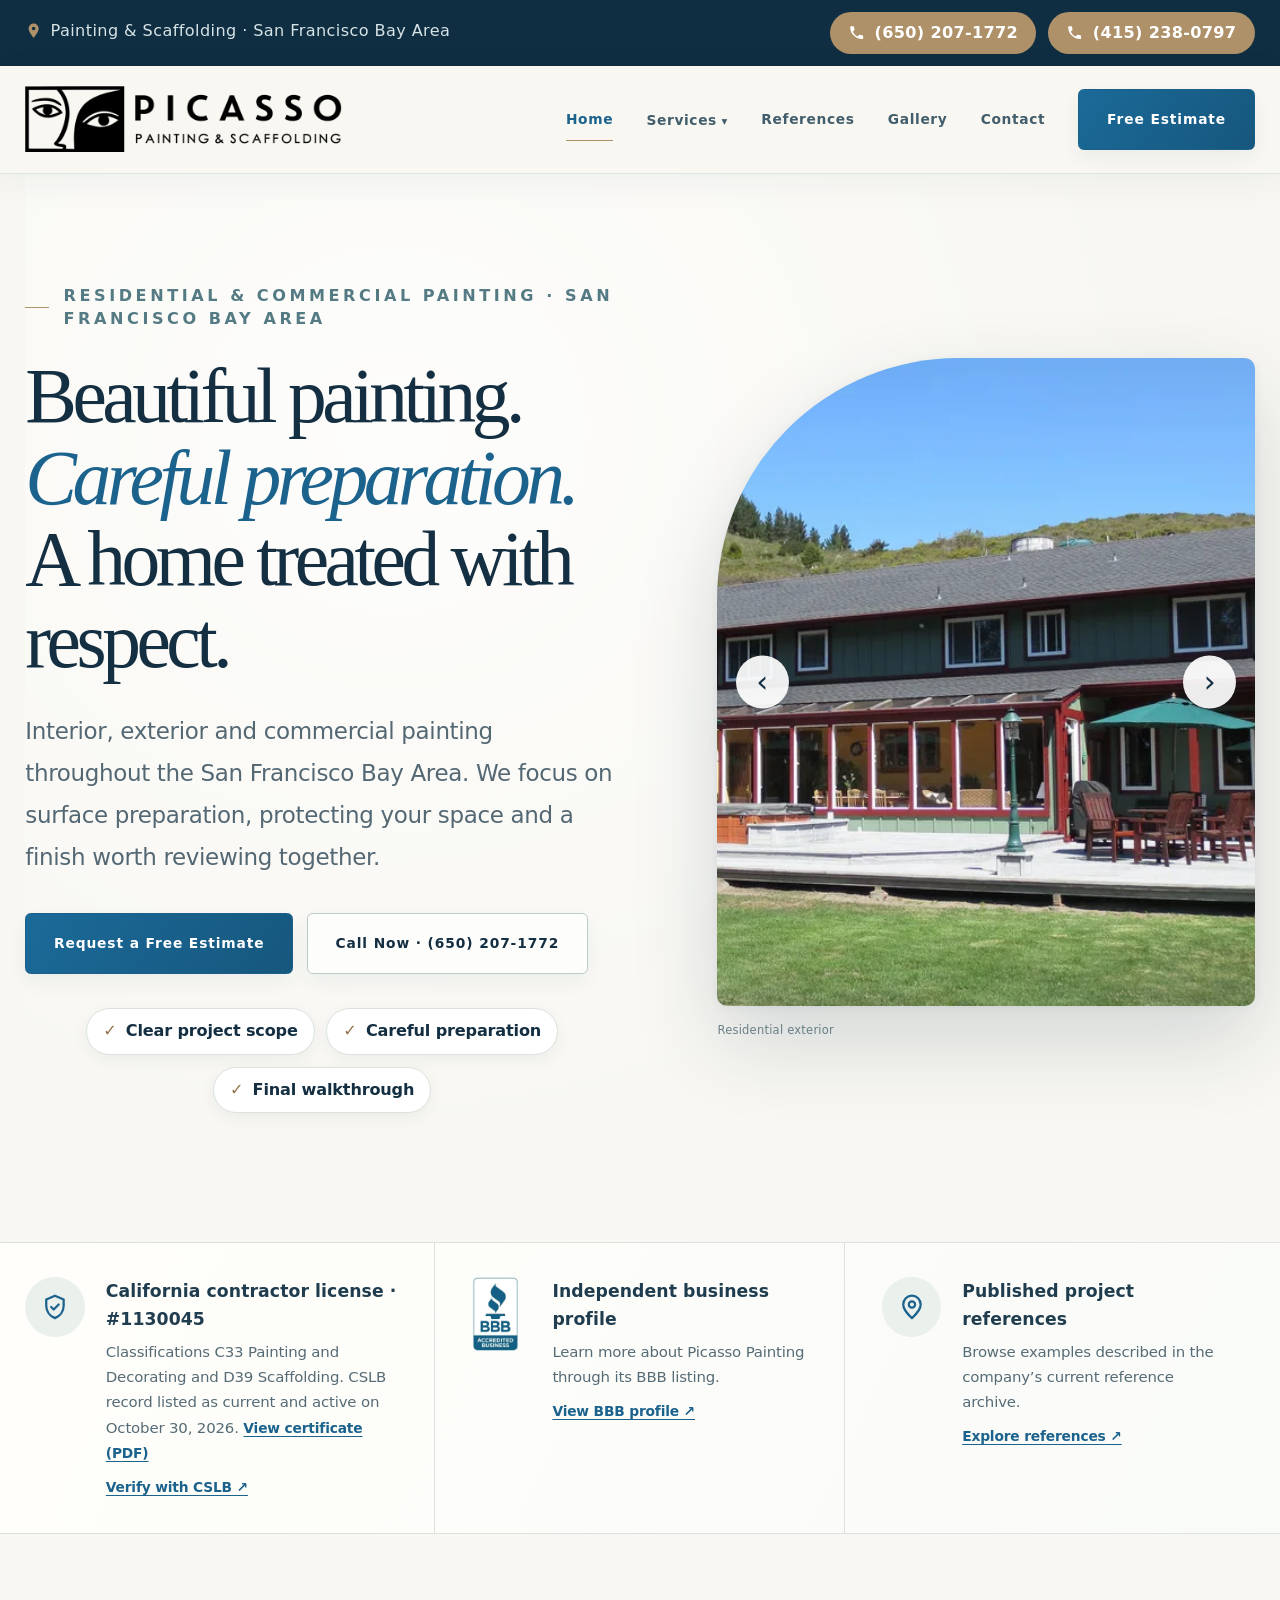
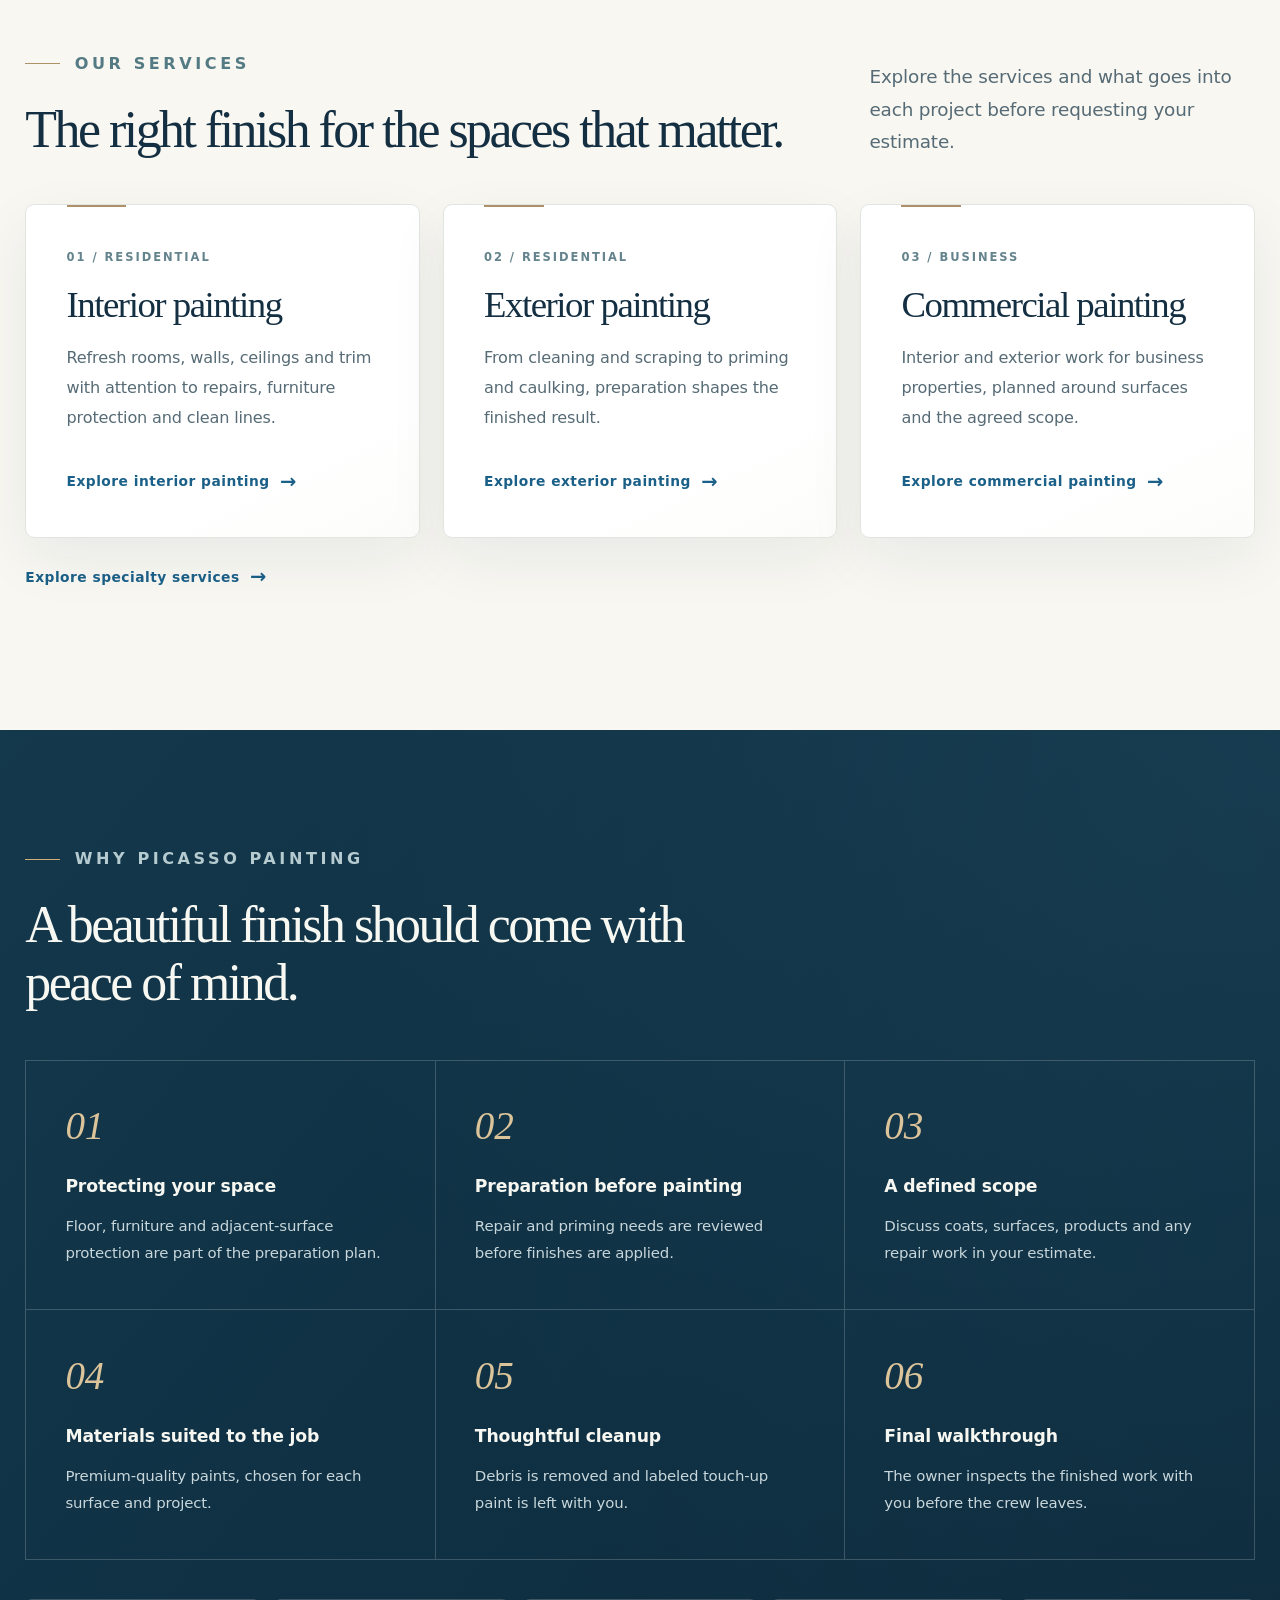
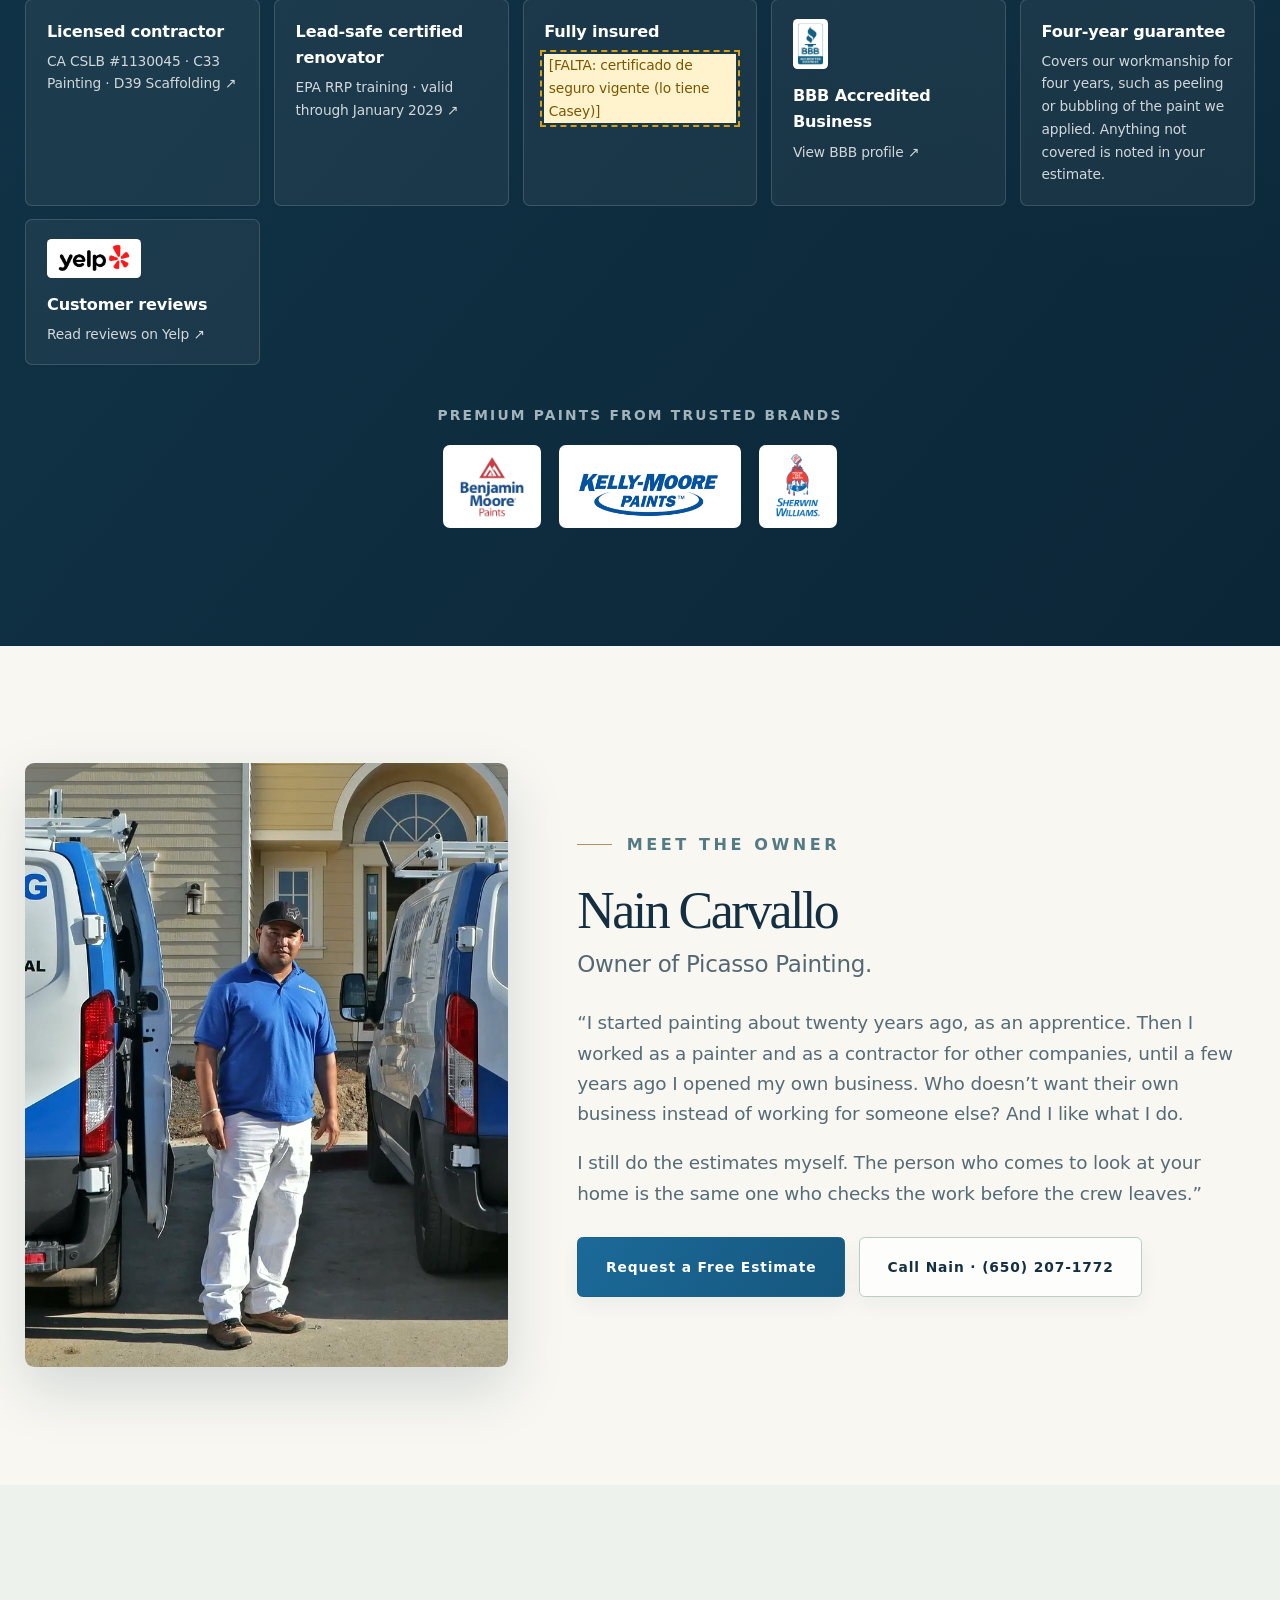
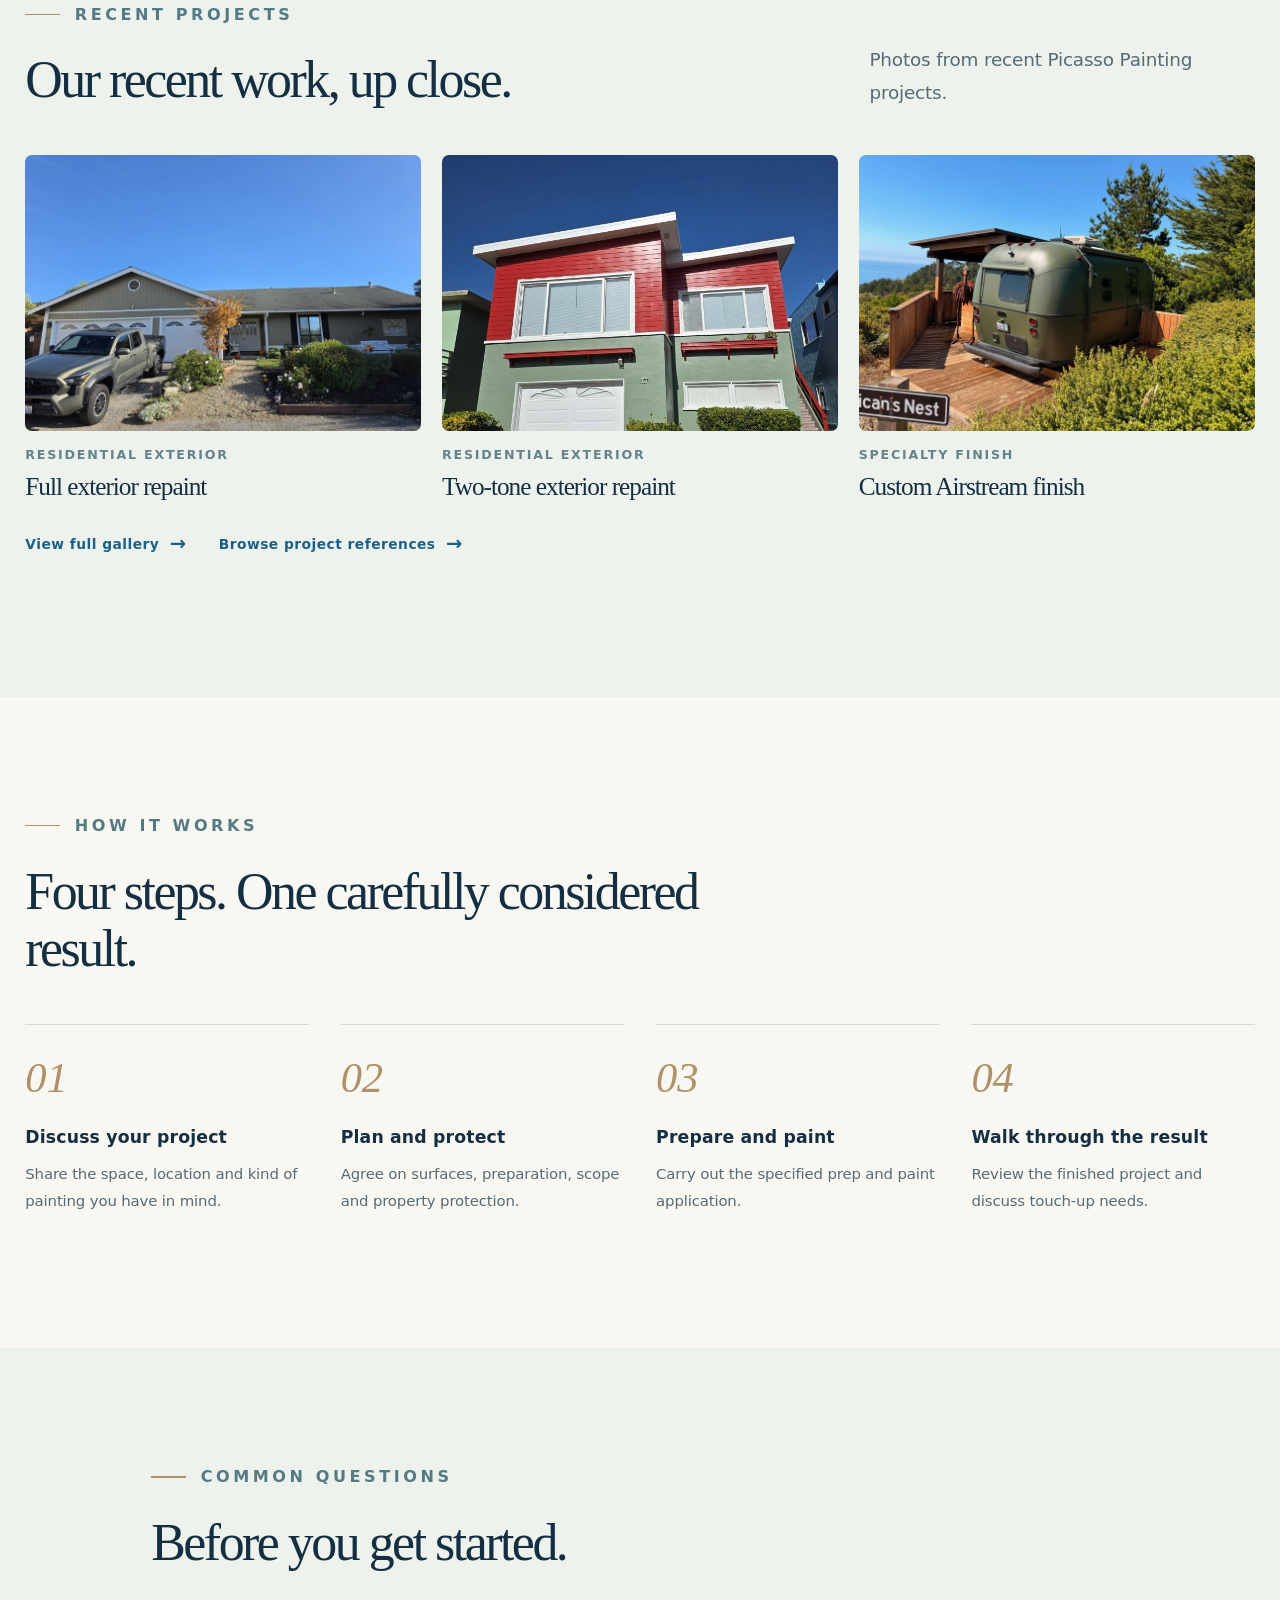
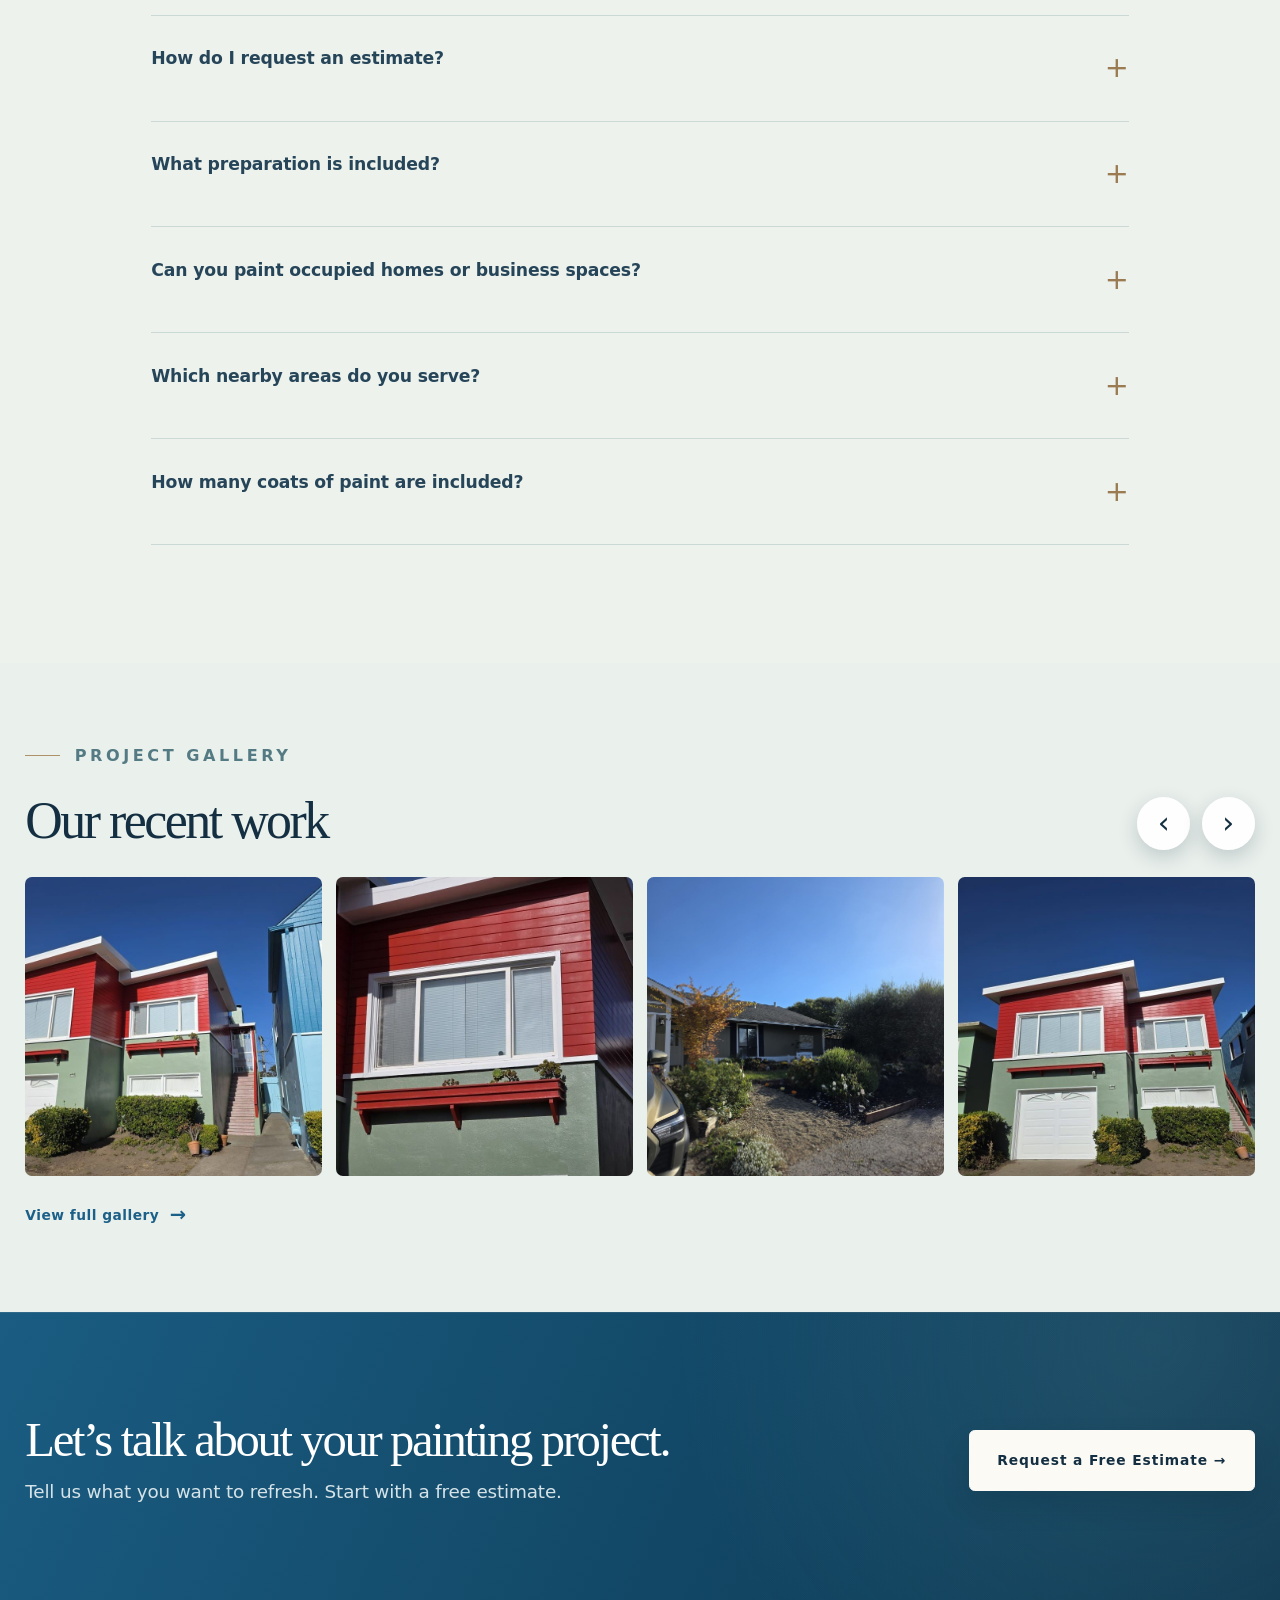
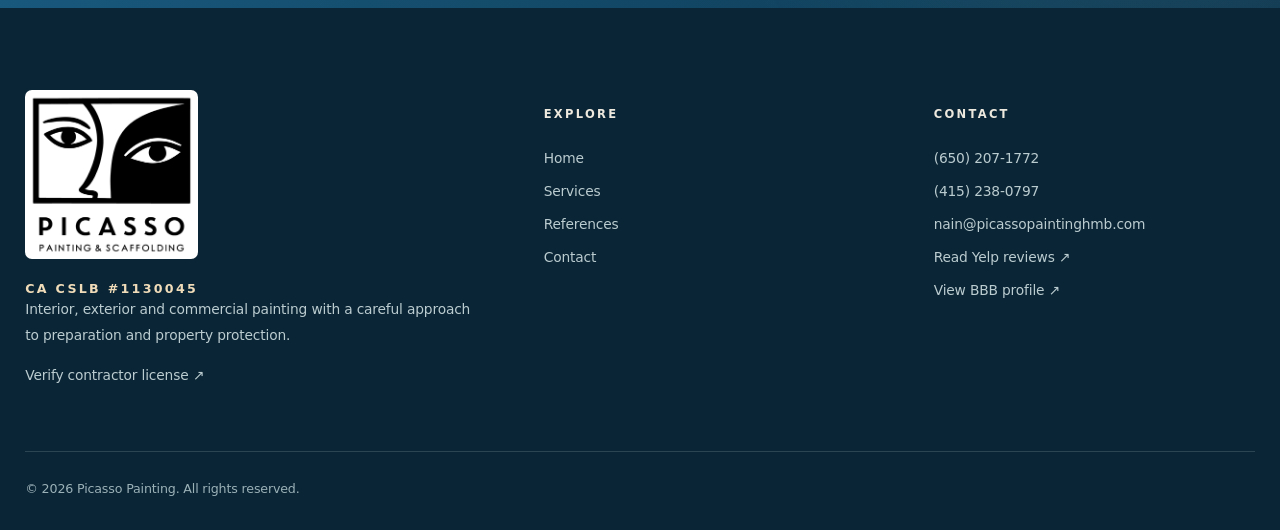
<file: index.html>
<!doctype html><html lang="en"><head><meta charset="utf-8"><meta name="viewport" content="width=device-width,initial-scale=1"><meta name="theme-color" content="#112b41"><meta name="robots" content="noindex,nofollow"><title>San Francisco Bay Area Painting Services | Picasso Painting</title><meta name="description" content="Interior, exterior and commercial painting in the San Francisco Bay Area. Careful preparation, property protection and free estimate inquiries."><meta property="og:title" content="San Francisco Bay Area Painting Services | Picasso Painting"><meta property="og:description" content="Interior, exterior and commercial painting in the San Francisco Bay Area. Careful preparation, property protection and free estimate inquiries."><meta property="og:type" content="website"><style>
:root{--navy:#112b41;--deep:#092435;--blue:#1766a7;--sea:#e8f1ed;--cream:#faf9f5;--white:#fff;--muted:#536976;--line:#d9e3e3;--gold:#b99b6d;--max:1190px}
*{box-sizing:border-box}html{scroll-behavior:smooth;scroll-padding-top:94px}body{margin:0;background:var(--cream);font:16px/1.65 system-ui,-apple-system,Segoe UI,sans-serif;color:var(--navy);overflow-x:hidden}a{color:inherit;text-decoration:none}img{display:block;max-width:100%}button,input,textarea,select{font:inherit}button{cursor:pointer} :focus-visible{outline:3px solid #4e9dd0;outline-offset:3px} .wrap{width:min(var(--max),calc(100% - 44px));margin:auto}h1,h2,h3,p{margin-top:0}h1,h2,h3{font-family:Georgia,'Times New Roman',serif;font-weight:400;letter-spacing:-.045em;line-height:1.12}h1{font-size:clamp(44px,5.8vw,78px)}h2{font-size:clamp(35px,4vw,55px)}h3{font-size:clamp(25px,2.7vw,33px)}p{color:var(--muted)}.eyebrow{font-size:11px;letter-spacing:.18em;text-transform:uppercase;font-weight:800;color:#467989;margin-bottom:15px;display:flex;gap:12px;align-items:center}.eyebrow:before{content:'';width:23px;height:1px;background:var(--gold)}.lead{font-size:clamp(17px,1.6vw,20px);line-height:1.75}.btn{display:inline-flex;align-items:center;justify-content:center;min-height:52px;padding:12px 22px;border:1px solid transparent;border-radius:4px;font-weight:800;font-size:13px;text-align:center;transition:.2s}.btn:hover{transform:translateY(-2px)}.primary{background:var(--blue);color:white}.primary:hover{background:#105083}.outline{border-color:#b6cad1;background:white}.outline:hover{background:#eaf3f5}.white{background:white;color:var(--navy)}.text-link{display:inline-flex;font-size:13px;font-weight:800;color:#1664a5;gap:9px;align-items:center}.text-link:after{content:'→';font-size:18px}.topline{background:var(--navy);color:#dce9ed;font-size:11px;padding:8px 0}.topline .wrap{display:flex;justify-content:space-between;gap:12px}.topline a:hover{text-decoration:underline}.head{position:sticky;top:0;z-index:30;background:rgba(250,249,245,.97);border-bottom:1px solid var(--line);backdrop-filter:blur(16px)}.header{display:flex;justify-content:space-between;align-items:center;min-height:83px;gap:24px}.brand{display:flex;align-items:center;gap:11px}.brand img{width:61px;height:44px;object-fit:contain}.brand-text{display:grid;line-height:1.1;color:var(--navy)}.brand-text strong{font-size:21px;letter-spacing:.14em}.brand-text small{font-size:10px;letter-spacing:.49em;font-weight:800;margin-top:5px}.nav{display:flex;gap:25px;align-items:center}.nav>a:not(.btn){font-size:12px;font-weight:800;color:#385266}.nav>a[aria-current=page]{color:var(--blue);border-bottom:2px solid var(--blue);padding-bottom:5px}.nav a:hover{color:#1766a7}.menu{display:none;background:white;border:1px solid var(--line);border-radius:4px;padding:9px 14px;font-size:20px}.hero{display:grid;grid-template-columns:1.05fr .95fr;align-items:center;gap:7%;padding:76px 0 95px}.hero h1{margin:0 0 21px}.hero h1 em{font-weight:400;color:var(--blue)}.hero p{max-width:590px}.actions{display:flex;flex-wrap:wrap;gap:12px}.hero-photo{height:500px;border-radius:155px 7px 7px 7px;background:linear-gradient(135deg,#dcebe5,#c8dbd8);overflow:hidden;box-shadow:0 20px 60px #112b411c;position:relative}.hero-photo img{width:100%;height:100%;object-fit:cover}.photo-caption{font-size:11px;color:#647b84;padding-top:9px}.hero-words{display:flex;flex-wrap:wrap;gap:17px;font-size:12px;color:#54727e;font-weight:700;margin-top:26px}.hero-words span:before{content:'✓';color:var(--blue);margin-right:7px}.strip{background:#fff;border-block:1px solid var(--line)}.strip-inner{display:grid;grid-template-columns:repeat(3,1fr)}.strip-item{padding:25px 24px;border-right:1px solid var(--line)}.strip-item:first-child{padding-left:0}.strip-item:last-child{border:0}.strip-item b{display:block;font-size:13px}.strip-item p{font-size:12px;margin:4px 0 7px}.strip-item a{font-size:12px;color:var(--blue);font-weight:750;text-decoration:underline}.section{padding:98px 0}.alt{background:#edf4f0}.dark{background:var(--navy);color:#fff}.dark h2,.dark h3{color:#fff}.dark p{color:#c5d7df}.section-head{display:flex;gap:35px;align-items:end;justify-content:space-between;margin-bottom:34px}.section-head h2{margin:0;max-width:740px}.section-head p{max-width:335px;margin:0}.cards{display:grid;grid-template-columns:repeat(3,minmax(0,1fr));gap:18px}.card{background:#fff;border:1px solid var(--line);padding:31px;display:flex;flex-direction:column;min-width:0}.card small{color:#54808d;letter-spacing:.14em;text-transform:uppercase;font-weight:850;font-size:10px}.card h3{margin:12px 0}.card p{font-size:14px;flex:1}.card .text-link{margin-top:10px}.reasons{display:grid;grid-template-columns:repeat(3,1fr);border-top:1px solid #ffffff33;border-left:1px solid #ffffff33;margin-top:32px}.reason{padding:28px;border-bottom:1px solid #ffffff33;border-right:1px solid #ffffff33}.reason b{font-size:15px}.reason p{font-size:13px;margin:8px 0 0}.reason .number{color:#bfd5dd;font:italic 29px Georgia;display:block;margin-bottom:16px}.process{display:grid;grid-template-columns:repeat(4,1fr);gap:22px}.process article{border-top:1px solid var(--line);padding-top:19px}.process b{color:#ae8e63;font:italic 30px Georgia}.process h3{font:700 16px system-ui;letter-spacing:0;margin:15px 0 9px}.process p{font-size:13px}.faq{max-width:850px;margin:auto;border-top:1px solid var(--line)}.faq details{border-bottom:1px solid var(--line)}.faq summary{padding:20px 0;cursor:pointer;font-weight:750;list-style:none;display:flex;justify-content:space-between;gap:20px}.faq summary:after{content:'+';font-size:25px;font-weight:300;color:var(--blue)}.faq details[open] summary:after{content:'−'}.faq summary::-webkit-details-marker{display:none}.faq p{font-size:14px;padding-bottom:14px;max-width:720px}.cta{background:#155c93;color:white;padding:65px 0}.cta-inner{display:flex;justify-content:space-between;align-items:center;gap:30px}.cta h2{color:#fff;margin:0 0 8px}.cta p{color:#dfebf1;margin:0}.footer{background:var(--deep);color:#d7e6e9;padding:55px 0 24px}.footer-grid{display:grid;grid-template-columns:1.4fr 1fr 1fr;gap:50px;border-bottom:1px solid #ffffff29;padding-bottom:35px}.footer h4{color:#fff;text-transform:uppercase;font-size:11px;letter-spacing:.13em}.footer p,.footer a{color:#b8cfd5;font-size:13px}.footer a{display:block;margin:6px 0}.footer .brand-text strong{color:#fff}.footer-bottom{font-size:11px;color:#9bb6bd;padding-top:20px}.page-hero{padding:73px 0 55px}.page-hero h1{max-width:870px;margin:0 0 21px}.page-hero p{max-width:730px}.feature{display:grid;grid-template-columns:.82fr 1.18fr;gap:9%;padding:63px 0;border-top:1px solid var(--line);align-items:start}.feature:nth-child(even){grid-template-columns:1.18fr .82fr}.feature:nth-child(even) .feature-copy{order:2}.feature h2{margin:8px 0 19px}.feature p{font-size:15px}.feature-list{background:#fff;border:1px solid var(--line);padding:30px}.feature-list h3{font-size:25px;margin:0 0 18px}.feature-list ul{margin:0;padding-left:19px;color:var(--muted)}.feature-list li{padding-bottom:9px;font-size:14px}.special-grid{display:grid;grid-template-columns:repeat(3,1fr);gap:13px}.special-grid div{background:white;padding:20px;border:1px solid var(--line);font-weight:700;font-size:14px}.ref-actions{display:flex;gap:10px;flex-wrap:wrap;margin:20px 0 30px}.filter{border:1px solid #bbccd1;background:#fff;padding:10px 16px;border-radius:3px;font-size:13px;font-weight:800;color:var(--navy)}.filter[aria-pressed=true]{background:var(--navy);color:white}.reference-grid{display:grid;grid-template-columns:repeat(3,1fr);gap:16px}.reference{background:#fff;border:1px solid var(--line);padding:27px}.reference small{color:#5a8390;font-size:11px;letter-spacing:.12em;text-transform:uppercase;font-weight:800}.reference h3{font-size:26px;margin:12px 0}.reference p{font-size:13px;margin-bottom:0}.notice{border-left:3px solid var(--gold);background:#fff;padding:19px 24px;margin:24px 0;color:var(--muted);font-size:13px}.contact-grid{display:grid;grid-template-columns:.85fr 1.15fr;gap:8%;align-items:start}.contact-phones{border-top:1px solid #cbdcd9;margin-top:27px}.contact-phones div{padding:16px 0;border-bottom:1px solid #cbdcd9}.contact-phones span{display:block;font-size:10px;font-weight:800;text-transform:uppercase;letter-spacing:.12em;color:#5e818b}.contact-phones a{font-size:21px;font-weight:800}.form-box{background:white;padding:34px;border:1px solid var(--line);box-shadow:0 15px 40px #112b410d}.form-box h2{font-size:36px}.fields{display:grid;grid-template-columns:1fr 1fr;gap:15px}.field{display:flex;flex-direction:column;gap:5px}.field.full{grid-column:1/-1}.field label{font-size:12px;font-weight:800}.field input,.field select,.field textarea{min-height:49px;width:100%;background:#fbfcfc;border:1px solid #bccfd5;padding:11px;border-radius:3px;color:var(--navy)}.field textarea{min-height:110px;resize:vertical}.field input:focus,.field textarea:focus,.field select:focus{border-color:#1664a5}.form-note{font-size:12px;margin:14px 0}.form-status{font-size:13px;font-weight:750;color:#8a5131;min-height:1.4em}.bot-field{position:absolute!important;left:-9999px!important}.mobile-cta{display:none}.review-flag{font-size:11px;background:#e7eee9;border-bottom:1px solid #d3e0db;color:#476675;padding:7px 0}.review-flag a{text-decoration:underline}.fineprint{font-size:12px;color:#718591}.detail-link{display:block;color:#12619a;font-size:13px;font-weight:800;margin-top:12px}.error{color:#a13d36}.success{color:#176a51}
@media(max-width:900px){.nav{gap:14px}.nav>a:not(.btn){font-size:11px}.hero{gap:4%}.cards,.reference-grid{grid-template-columns:repeat(2,1fr)}.footer-grid{gap:25px}}
@media(max-width:720px){body{padding-bottom:66px}.wrap{width:min(100% - 32px,var(--max))}.topline{display:none}.header{min-height:72px}.brand img{width:48px}.brand-text strong{font-size:17px}.brand-text small{font-size:8px}.menu{display:block}.nav{display:none;position:absolute;left:0;right:0;top:100%;background:var(--cream);padding:20px 16px 25px;border-bottom:1px solid var(--line);flex-direction:column;align-items:stretch;gap:15px;box-shadow:0 15px 20px #112b4115}.nav.open{display:flex}.nav>a:not(.btn){font-size:14px;padding:8px}.hero{grid-template-columns:1fr;gap:31px;padding:49px 0 60px}.hero h1{font-size:clamp(42px,11vw,60px)}.hero-photo{height:350px;border-top-left-radius:105px}.strip-inner{grid-template-columns:1fr}.strip-item{padding:17px 0;border-right:0;border-bottom:1px solid var(--line)}.strip-item:last-child{border:0}.section{padding:67px 0}.section-head{display:block}.section-head p{margin-top:16px}.cards,.reference-grid,.reasons,.process,.special-grid,.footer-grid{grid-template-columns:1fr}.reasons{border-left:0}.reason{border-left:1px solid #ffffff33}.cta-inner{display:block}.cta .btn{margin-top:23px}.feature,.feature:nth-child(even){grid-template-columns:1fr;gap:20px;padding:42px 0}.feature:nth-child(even) .feature-copy{order:0}.page-hero{padding:49px 0 30px}.contact-grid{grid-template-columns:1fr;gap:35px}.form-box{padding:23px}.fields{grid-template-columns:1fr}.mobile-cta{display:grid;grid-template-columns:1fr 1fr;position:fixed;bottom:0;left:0;right:0;z-index:55;background:#fff;box-shadow:0 -5px 20px #0b263823;gap:8px;padding:8px max(12px,env(safe-area-inset-left)) calc(8px + env(safe-area-inset-bottom))}.mobile-cta a{min-height:47px;padding:8px;font-size:12px}.footer{padding-bottom:35px}}
@media(prefers-reduced-motion:reduce){html{scroll-behavior:auto}*,*:before,*:after{animation-duration:.01ms!important;transition-duration:.01ms!important}}

/* ============================================================
   PICASSO PAINTING · COASTAL EDITORIAL PREMIUM REFINEMENT
   Visual-only enhancement. Existing HTML, copy, links and JS remain intact.
   ============================================================ */
:root{
  --navy:#142f42;
  --deep:#0b2535;
  --blue:#1b628d;
  --sea:#eaf0ec;
  --cream:#f8f7f2;
  --white:#ffffff;
  --muted:#566b75;
  --line:#dbe2de;
  --gold:#ae9168;
  --max:1216px;
  --premium-shadow:0 18px 52px rgba(18,46,61,.065);
  --premium-shadow-hover:0 25px 55px rgba(18,46,61,.12);
  --premium-serif:"Iowan Old Style","Baskerville","Palatino Linotype","Book Antiqua",Georgia,serif;
  --premium-sans:"Avenir Next","Segoe UI",system-ui,-apple-system,BlinkMacSystemFont,sans-serif;
}
body{
  background:var(--cream);
  color:var(--navy);
  font-family:var(--premium-sans);
  font-weight:400;
  letter-spacing:-.009em;
  -webkit-font-smoothing:antialiased;
  text-rendering:optimizeLegibility;
}
h1,h2,h3{font-family:var(--premium-serif);font-weight:400;line-height:1.11;letter-spacing:-.048em}
h1{font-size:clamp(46px,6.05vw,84px);line-height:1.055;letter-spacing:-.058em}
h2{font-size:clamp(37px,4.05vw,57px)}
h3{font-size:clamp(25px,2.5vw,34px);letter-spacing:-.04em}
p{color:var(--muted)}
.lead{font-size:clamp(17px,1.65vw,20px);line-height:1.83;letter-spacing:-.015em;color:#546874}
.eyebrow{
  font-size:10px;
  line-height:1.45;
  font-weight:800;
  letter-spacing:.22em;
  color:#547a83;
  gap:13px;
  margin-bottom:22px;
}
.eyebrow:before{width:30px;background:var(--gold);height:1px}
:focus-visible{outline:2px solid #246e9e;outline-offset:4px}
.review-flag{
  background:#edf0eb;
  border-bottom:1px solid #e0e5dc;
  color:#637477;
  font-size:10px;
  letter-spacing:.035em;
  padding:7px 0;
}
.topline{background:#102e42;color:#d6e3e6;padding:9px 0;font-size:11px;letter-spacing:.025em}
.topline .wrap{align-items:center}
.topline a{color:#f2f4f1;transition:color .2s ease}
.topline a:hover{color:#e3c99f}
.head{
  background:rgba(248,247,242,.955);
  border-bottom:1px solid rgba(114,144,151,.18);
  box-shadow:0 8px 32px rgba(16,43,59,.048);
  -webkit-backdrop-filter:blur(20px);
  backdrop-filter:blur(20px);
}
.header{min-height:93px;gap:32px}
.brand{gap:14px}
.brand img{width:65px;height:46px;object-fit:contain}
.brand-text strong{font-size:20px;font-weight:750;letter-spacing:.16em}
.brand-text small{font-size:9px;letter-spacing:.55em;font-weight:800;margin-top:6px}
.nav{gap:29px}
.nav>a:not(.btn){
  font-size:12px;
  font-weight:700;
  color:#425d6b;
  letter-spacing:.045em;
  position:relative;
  padding-bottom:0;
  border:0;
  transition:color .2s ease;
}
.nav>a:not(.btn):after{
  content:"";
  position:absolute;
  left:0;right:100%;bottom:-9px;
  height:1px;
  background:var(--gold);
  transition:right .25s ease;
}
.nav>a:not(.btn):hover:after,.nav>a[aria-current=page]:after{right:0}
.nav>a[aria-current=page]:not(.btn){color:var(--blue)}
.nav a:hover{color:var(--blue)}
.btn{
  min-height:53px;
  padding:13px 24px;
  border-radius:5px;
  font-size:12px;
  font-weight:800;
  letter-spacing:.065em;
  line-height:1.35;
  box-shadow:0 7px 18px rgba(13,48,72,.055);
  transition:background-color .25s ease,box-shadow .25s ease,transform .25s ease,border-color .25s ease,color .25s ease;
}
.btn:hover{transform:translateY(-2px);box-shadow:0 13px 25px rgba(13,48,72,.14)}
.primary{background:linear-gradient(125deg,#1b6a99,#16577d);border-color:#1b608b;color:#fff}
.primary:hover{background:linear-gradient(125deg,#165a82,#0d466a);border-color:#124c71}
.outline{background:rgba(255,255,255,.72);border-color:#bbccc9;color:var(--navy)}
.outline:hover{background:#fff;border-color:var(--gold)}
.white{background:#fcfaf5;color:var(--navy);border-color:#fcfaf5}
.white:hover{background:#fffdf9}
.text-link,.detail-link{
  color:#1b6088;
  font-size:12px;
  font-weight:800;
  letter-spacing:.035em;
  text-underline-offset:4px;
  transition:color .2s ease;
}
.text-link:hover,.detail-link:hover{color:#977744}
.text-link:after{font-size:17px;transition:transform .2s ease}
.text-link:hover:after{transform:translateX(4px)}
.hero{
  gap:8%;
  padding:clamp(75px,7.5vw,115px) 0 clamp(95px,8.7vw,132px);
  background:radial-gradient(ellipse at 30% 24%,rgba(255,255,255,.74),rgba(255,255,255,0) 65%);
}
.hero h1{max-width:690px;margin-bottom:27px}
.hero h1 em,.references-hero h1 em{color:var(--blue);font-style:italic}
.hero p{max-width:575px}
.hero .actions{margin-top:30px}
.hero-photo{
  height:clamp(480px,44vw,585px);
  border-radius:210px 9px 9px 9px;
  background:linear-gradient(140deg,#dce9e4,#c6d8d7);
  box-shadow:0 30px 75px rgba(16,49,68,.16),0 2px 8px rgba(16,49,68,.055);
  isolation:isolate;
}
.hero-photo:after{
  content:"";position:absolute;inset:0;
  pointer-events:none;
  background:linear-gradient(to bottom,transparent 60%,rgba(12,39,56,.11));
}
.hero-photo img{transition:transform .8s cubic-bezier(.2,.7,.2,1)}
.hero-photo:hover img{transform:scale(1.035)}
.photo-caption{color:#71858c;font-size:10px;letter-spacing:.02em;padding-top:13px}
.hero-words{margin-top:34px;gap:12px 24px;font-size:11px;font-weight:700;color:#5a7580}
.hero-words span:before{color:#96754c;margin-right:8px}
.strip{
  background:linear-gradient(115deg,#fffefb,#f9fbf8);
  border-block:1px solid var(--line);
}
.strip-item{padding:30px 32px;border-color:var(--line)}
.strip-item b{font-size:13px;letter-spacing:.005em;color:#203d4f}
.strip-item p{font-size:12px;line-height:1.7;margin:5px 0 8px}
.strip-item a{font-size:12px;color:var(--blue);text-underline-offset:3px}
.section{padding:clamp(80px,8vw,118px) 0}
.alt{background:#edf2ed}
.section-head{gap:40px;margin-bottom:40px}
.section-head h2{max-width:760px}
.section-head p{line-height:1.75}
.cards{gap:20px}
.card{
  border:1px solid #e0e5e0;
  border-radius:8px;
  padding:37px 35px 34px;
  background:linear-gradient(155deg,#fff 0%,#fff 75%,#fcfcfa 100%);
  box-shadow:var(--premium-shadow);
  position:relative;
  overflow:hidden;
  transition:transform .26s ease,box-shadow .26s ease,border-color .26s ease;
}
.card:before{
  content:"";position:absolute;left:35px;top:0;
  width:52px;height:2px;background:var(--gold);
}
.card:hover{transform:translateY(-5px);border-color:#d6dace;box-shadow:var(--premium-shadow-hover)}
.card small{font-size:10px;letter-spacing:.17em;font-weight:800;color:#64838c}
.card h3{margin:16px 0 15px}
.card p{line-height:1.85;font-size:14px}
.card .text-link{margin-top:15px}
.dark{
  background:
    radial-gradient(ellipse at 100% 0%,rgba(49,102,126,.24),transparent 54%),
    linear-gradient(130deg,#14384c 0%,#0f2f42 48%,#0b2637 100%);
  color:#fff;
}
.dark h2,.dark h3{color:#f8f8f3}
.dark p{color:#c8d7db}
.dark .eyebrow{color:#b5cbd0}
.dark .eyebrow:before{background:#d0ad75}
.reasons{margin-top:42px;border-color:rgba(234,242,243,.2)}
.reason{padding:37px 34px;border-color:rgba(234,242,243,.2)}
.reason .number{font:italic 34px var(--premium-serif);color:#dbc39a;margin-bottom:20px}
.reason b{font-size:15px;font-weight:700;color:#f7f7f2}
.reason p{font-size:13px;line-height:1.8;margin-top:10px}
.process{gap:28px}
.process article{border-top:1px solid #cddad8;padding-top:24px}
.process b{color:var(--gold);font:italic 37px var(--premium-serif)}
.process h3{
  margin:20px 0 10px;
  font-family:var(--premium-sans);
  font-size:15px;
  font-weight:800;
  line-height:1.45;
  letter-spacing:.01em;
}
.process p{font-size:13px;line-height:1.8}
.faq{border-top-color:#cbd9d6}
.faq details{border-bottom-color:#cbd9d6}
.faq summary{
  padding:25px 0;
  font-size:15px;
  font-weight:700;
  color:#264559;
  transition:color .2s ease;
}
.faq summary:hover,.faq details[open] summary{color:var(--blue)}
.faq summary:after{color:#9a7b52}
.faq p{line-height:1.86}
.cta{
  background:
    radial-gradient(circle at 90% 10%,rgba(110,159,177,.18),transparent 40%),
    linear-gradient(115deg,#1a5c82,#10425e 70%,#0e374f);
  padding:clamp(67px,6.8vw,94px) 0;
  border-top:1px solid rgba(255,255,255,.1);
}
.cta h2{color:#fff;font-size:clamp(35px,3.8vw,53px)}
.cta p{color:#d5e3e8;line-height:1.8}
.cta .white{box-shadow:0 12px 25px rgba(6,25,35,.14)}
.footer{
  background:#0a2535;
  color:#e0e9e9;
  padding:71px 0 26px;
}
.footer-grid{gap:60px;border-bottom-color:rgba(225,236,235,.16);padding-bottom:48px}
.footer h4{font-size:10px;letter-spacing:.2em;font-weight:800;color:#eee9df;margin-bottom:18px}
.footer p,.footer a{color:#bbccd0;font-size:12px;line-height:1.9}
.footer a{transition:color .2s ease}
.footer a:hover{color:#e1c39a}
.footer-bottom{color:#9bb1b8;padding-top:24px;font-size:11px}
.page-hero{
  padding:clamp(75px,7.2vw,105px) 0 clamp(57px,6vw,78px);
  background:radial-gradient(ellipse at 0% 0%,rgba(255,255,255,.6),transparent 75%);
}
.page-hero h1{max-width:950px;margin-bottom:27px}
.page-hero p{max-width:750px}
.feature{gap:9%;padding:clamp(68px,7vw,100px) 0;border-top-color:#d8e0dd}
.feature h2{margin:10px 0 24px}
.feature p{font-size:15px;line-height:1.88}
.feature .btn{margin-top:13px}
.feature-list{
  background:linear-gradient(155deg,#fff,#fdfdfb);
  border:1px solid #dde4de;
  border-radius:9px;
  box-shadow:var(--premium-shadow);
  padding:43px 43px 36px;
  position:relative;
}
.feature-list:before{content:"";position:absolute;left:43px;top:0;background:var(--gold);width:63px;height:2px}
.feature-list h3{font-size:29px;margin-bottom:24px}
.feature-list li{font-size:14px;line-height:1.72;padding-bottom:12px}
.feature-list li::marker{color:#b59566}
.special-grid{gap:15px}
.special-grid div{
  border:1px solid #dfe5df;
  border-radius:6px;
  padding:24px 22px;
  background:rgba(255,255,255,.9);
  box-shadow:0 8px 26px rgba(16,50,61,.035);
  font-size:14px;
  font-weight:650;
  line-height:1.55;
}
.notice{
  background:#fffdfa;
  border-left:3px solid var(--gold);
  box-shadow:0 10px 30px rgba(23,51,61,.045);
  border-radius:0 6px 6px 0;
  padding:23px 28px;
}
.contact-grid{gap:9%}
.contact-phones{border-top-color:#d0ded7;margin-top:35px}
.contact-phones div{padding:20px 0;border-bottom-color:#d0ded7}
.contact-phones span{font-size:10px;letter-spacing:.15em;color:#5e8083}
.contact-phones a{
  font-size:25px;
  font-family:var(--premium-serif);
  font-weight:500;
  letter-spacing:-.025em;
  transition:color .2s ease;
}
.contact-phones a:hover{color:var(--blue)}
.form-box{
  padding:clamp(29px,3.25vw,48px);
  border:1px solid #dce4df;
  border-radius:10px;
  background:#fff;
  box-shadow:0 25px 65px rgba(19,53,69,.09);
}
.form-box h2{font-size:clamp(31px,3.3vw,44px);margin-bottom:18px}
.fields{gap:18px}
.field{gap:8px}
.field label{font-weight:750;font-size:12px;color:#345366}
.field input,.field select,.field textarea{
  background:#fcfdfb;
  border:1px solid #cddbd5;
  border-radius:5px;
  padding:12px 14px;
  color:var(--navy);
  transition:border-color .2s ease,box-shadow .2s ease;
}
.field input:not([type=checkbox]):focus,.field select:focus,.field textarea:focus{
  border-color:var(--blue);
  box-shadow:0 0 0 3px rgba(27,98,141,.09);
  outline:none;
}
.field input[type=checkbox]{accent-color:var(--blue)}
.form-note{color:#6d7e83;line-height:1.7}
.fineprint{color:#71838b;line-height:1.75}
.ref-actions{gap:11px}
.filter{border-color:#c4d2cc;border-radius:5px;letter-spacing:.02em;transition:background-color .2s ease,color .2s ease,border-color .2s ease}
.filter:hover{border-color:var(--gold);background:#fffdf7}
.filter[aria-pressed=true]{background:var(--navy);border-color:var(--navy);color:#fff}
.reference-stats{border-color:#d6e0da;margin-top:45px}
.reference-stats>div+div{border-left-color:#d6e0da}
.reference-stats strong{font-family:var(--premium-serif);font-size:clamp(28px,3.5vw,45px);color:var(--navy)}
.reference-stats span{color:#60767c;letter-spacing:.02em;font-size:12px}
.reference-section{padding-top:clamp(75px,7vw,104px)}
.directory-controls{
  background:linear-gradient(145deg,#fff,#fdfdfb);
  border:1px solid #dce4de;
  border-radius:9px;
  padding:30px 31px 17px;
  box-shadow:0 15px 45px rgba(17,48,62,.06);
}
.directory-field label{color:#345466;letter-spacing:.035em}
.directory-field input,.directory-field select{
  background:#fcfdfb;
  border:1px solid #c8d6d1;
  border-radius:5px;
  height:53px;
  transition:border-color .2s ease,box-shadow .2s ease;
}
.directory-field input:focus,.directory-field select:focus{
  border-color:var(--blue);
  outline:none;
  box-shadow:0 0 0 3px rgba(27,98,141,.09);
}
.directory-controls .filter{border-radius:5px;font-size:12px;min-height:42px}
.directory-summary{border-top-color:#e0e7e0;padding-top:15px}
.reset-button{color:var(--blue);text-underline-offset:4px}
.reference-grid{gap:19px}
.reference{
  border:1px solid #e0e6e1;
  border-radius:8px;
  padding:29px 28px 23px;
  background:#fff;
  box-shadow:0 9px 30px rgba(16,46,62,.047);
  transition:transform .24s ease,box-shadow .24s ease,border-color .24s ease;
}
.reference:hover{
  transform:translateY(-3px);
  border-color:#c7d6ce;
  box-shadow:0 21px 43px rgba(16,46,62,.105);
}
.reference .record-type{background:#edf3f5;color:#185b82;border-radius:3px;padding:5px 9px}
.reference .record-location{color:#5e8184}
.reference .record-number{color:#71898c}
.reference h3{font-family:var(--premium-serif);font-size:clamp(22px,2vw,28px);letter-spacing:-.037em}
.reference .record-work{font-size:13px;line-height:1.83;color:#66787c}
.reference .record-bottom{border-top-color:#e5e9e5;padding-top:16px}
.record-bottom a{color:var(--blue);text-underline-offset:4px}
.ref-empty{border:1px solid #dbe2dc;border-radius:8px;padding:65px 30px}
.reference-disclosure{
  background:#e7ede8;
  border-top:2px solid #b6a17c;
  border-radius:0 0 7px 7px;
  padding:34px;
  gap:30px;
}
.reference-disclosure h3{font-family:var(--premium-sans);font-size:14px}
.reference-disclosure p{line-height:1.8}
.reference-help-inner{gap:50px}
.mobile-cta a{box-shadow:none}
@media(max-width:1000px){
  .nav{gap:15px}
  .header{gap:18px}
  .hero{gap:5%}
  .hero-photo{height:480px}
  .feature-list{padding:33px 30px}
  .feature-list:before{left:30px}
}
@media(max-width:720px){
  body{padding-bottom:73px}
  .wrap{width:min(100% - 34px,var(--max))}
  .header{min-height:77px}
  .brand img{width:52px;height:40px}
  .brand-text strong{font-size:17px}
  .brand-text small{font-size:8px;letter-spacing:.49em}
  .menu{background:#fff;border:1px solid #cedad4;border-radius:5px;color:var(--navy);padding:8px 13px}
  .nav{
    background:rgba(248,247,242,.99);
    border-color:#dbe4de;
    box-shadow:0 18px 36px rgba(10,39,54,.12);
    padding:22px 18px 28px;
    gap:15px;
  }
  .nav>a:not(.btn){font-size:14px;padding:9px;letter-spacing:.02em}
  .nav>a:not(.btn):after{bottom:3px;left:9px;right:100%}
  .nav>a[aria-current=page]:after{right:75%}
  .hero{gap:39px;padding:62px 0 76px}
  .hero h1{font-size:clamp(45px,10.7vw,65px)}
  .hero-photo{height:380px;border-top-left-radius:135px}
  .hero .actions{margin-top:25px}
  .hero-words{margin-top:26px}
  .section{padding:75px 0}
  .section-head{margin-bottom:31px}
  .section-head p{margin-top:17px}
  .cards,.reference-grid,.reasons,.process,.special-grid,.footer-grid{grid-template-columns:1fr}
  .card{padding:31px 28px}
  .card:before{left:28px}
  .reason{padding:29px 27px}
  .process{gap:23px}
  .page-hero{padding:59px 0 46px}
  .page-hero h1{font-size:clamp(44px,10vw,64px)}
  .feature,.feature:nth-child(even){padding:55px 0;gap:25px}
  .feature-list{padding:32px 28px}
  .feature-list:before{left:28px}
  .feature-list h3{font-size:27px}
  .special-grid{gap:12px}
  .special-grid div{padding:20px 22px}
  .form-box{padding:28px 23px}
  .contact-grid{gap:40px}
  .footer{padding:58px 0 40px}
  .footer-grid{gap:23px;padding-bottom:33px}
  .cta{padding:70px 0}
  .reference-stats{margin-top:32px}
  .reference-section{padding-top:64px}
  .directory-controls{padding:23px 18px 15px}
  .directory-fields{grid-template-columns:1fr}
  .reference{padding:25px 23px 21px}
  .reference-grid{gap:14px}
  .reference-disclosure{padding:26px 23px}
  .mobile-cta{
    background:rgba(255,255,253,.98);
    border-top:1px solid #d8e2da;
    box-shadow:0 -6px 25px rgba(8,38,57,.13);
    gap:9px;
    padding:9px max(12px,env(safe-area-inset-left)) calc(9px + env(safe-area-inset-bottom));
  }
  .mobile-cta a{min-height:48px;font-size:11px;letter-spacing:.04em}
}
@media(max-width:390px){
  .hero-photo{height:315px;border-top-left-radius:100px}
  .hero h1{font-size:43px}
  .page-hero h1{font-size:43px}
  .hero-words{gap:8px 14px}
  .actions .btn{width:100%}
  .cta .btn{width:100%}
}
@media(prefers-reduced-motion:reduce){
  .btn,.card,.reference,.hero-photo img,.text-link:after{transition:none!important}
  .card:hover,.reference:hover,.btn:hover,.hero-photo:hover img{transform:none!important}
}


/* License number: readable contrast on the dark footer, in every viewport. */
.footer .brand-text small{
  color:#f0dcb9;
  font-size:11px;
  letter-spacing:.18em;
  font-weight:800;
}

</style><link rel="stylesheet" href="ajustes.css"></head><body data-page="inicio"><div class="topline"><div class="wrap"><span><a class="area" href="https://www.google.com/maps/place/San+Francisco+Bay+Area,+CA" target="_blank" rel="noopener noreferrer"><svg viewBox="0 0 24 24" fill="currentColor" aria-hidden="true"><path d="M12 2a7 7 0 0 0-7 7c0 5.2 7 13 7 13s7-7.8 7-13a7 7 0 0 0-7-7zm0 9.5A2.5 2.5 0 1 1 12 6.5a2.5 2.5 0 0 1 0 5z"/></svg>Painting &amp; Scaffolding · San Francisco Bay Area</a></span><span><a class="call" href="tel:+16502071772"><svg viewBox="0 0 24 24" fill="currentColor" aria-hidden="true"><path d="M6.6 10.8a15.1 15.1 0 0 0 6.6 6.6l2.2-2.2a1 1 0 0 1 1-.25c1.1.37 2.3.57 3.6.57a1 1 0 0 1 1 1V20a1 1 0 0 1-1 1A17 17 0 0 1 3 4a1 1 0 0 1 1-1h3.5a1 1 0 0 1 1 1c0 1.25.2 2.45.57 3.57a1 1 0 0 1-.25 1z"/></svg>(650) 207-1772</a><a class="call" href="tel:+14152380797"><svg viewBox="0 0 24 24" fill="currentColor" aria-hidden="true"><path d="M6.6 10.8a15.1 15.1 0 0 0 6.6 6.6l2.2-2.2a1 1 0 0 1 1-.25c1.1.37 2.3.57 3.6.57a1 1 0 0 1 1 1V20a1 1 0 0 1-1 1A17 17 0 0 1 3 4a1 1 0 0 1 1-1h3.5a1 1 0 0 1 1 1c0 1.25.2 2.45.57 3.57a1 1 0 0 1-.25 1z"/></svg>(415) 238-0797</a></span></div></div><header class="head"><div class="wrap header"><a class="brand" href="index.html" aria-label="Picasso Painting Home"><img class="logo" src="img/logo-horizontal.png" alt="Picasso Painting &amp; Scaffolding" width="760" height="160"></a><button class="menu" type="button" aria-label="Toggle navigation" aria-expanded="false" aria-controls="main-nav">☰</button><nav class="nav" id="main-nav" aria-label="Main navigation"><a href="index.html" aria-current="page">Home</a><div class="nav-drop"><a href="servicios.html">Services</a><div class="nav-sub"><a href="servicios.html#painting">Painting</a><a href="servicios.html#scaffolding">Scaffolding</a></div></div><a href="referencias.html">References</a><a href="galeria.html">Gallery</a><a href="contacto.html">Contact</a><a class="btn primary" href="contacto.html#estimate">Free Estimate</a></nav></div></header><main id="main">
<section class="wrap hero"><div><div class="eyebrow">Residential &amp; commercial painting · San Francisco Bay Area</div><h1>Beautiful painting. <em>Careful preparation.</em> A home treated with respect.</h1><p class="lead">Interior, exterior and commercial painting throughout the San Francisco Bay Area. We focus on surface preparation, protecting your space and a finish worth reviewing together.</p><div class="actions"><a class="btn primary" href="contacto.html#estimate">Request a Free Estimate</a><a class="btn outline" href="tel:+16502071772">Call Now · (650) 207-1772</a></div><div class="hero-words"><span>Clear project scope</span><span>Careful preparation</span><span>Final walkthrough</span></div></div><div><div class="hero-photo"><img src="[data-uri]" alt="Exterior de una casa de dos plantas con fachada verde, terraza y jardín" fetchpriority="high" decoding="async"></div><div class="photo-caption">Residential exterior</div></div></section>
<section class="strip"><div class="wrap strip-inner"><div class="strip-item"><span class="strip-icon" aria-hidden="true"><svg viewBox="0 0 24 24" fill="none" stroke="currentColor" stroke-width="1.8" stroke-linecap="round" stroke-linejoin="round"><path d="M12 3l7 3v5c0 4.5-3 8.3-7 10-4-1.7-7-5.5-7-10V6l7-3z"/><path d="M9 12l2 2 4-4"/></svg></span><b>California contractor license · #1130045</b><p>Classifications C33 Painting and Decorating and D39 Scaffolding. CSLB record listed as current and active on October 30, 2026. <a href="docs/licencia-cslb-picasso-painting.pdf" target="_blank" rel="noopener">View certificate (PDF)</a></p><a href="https://www.cslb.ca.gov/OnlineServices/CheckLicenseII/LicenseDetail.aspx?LicNum=1130045" target="_blank" rel="noopener noreferrer">Verify with CSLB ↗</a></div><div class="strip-item"><img class="strip-icon strip-seal" src="img/marcas/bbb.jpg" alt="BBB Accredited Business seal" width="240" height="378"><b>Independent business profile</b><p>Learn more about Picasso Painting through its BBB listing.</p><a href="https://www.bbb.org/us/ca/moss-beach/profile/painting-contractors/picasso-painting-1116-972477" target="_blank" rel="noopener noreferrer">View BBB profile ↗</a></div><div class="strip-item"><span class="strip-icon" aria-hidden="true"><svg viewBox="0 0 24 24" fill="none" stroke="currentColor" stroke-width="1.8" stroke-linecap="round" stroke-linejoin="round"><path d="M12 21s-7-6.2-7-11a7 7 0 0 1 14 0c0 4.8-7 11-7 11z"/><circle cx="12" cy="10" r="2.5"/></svg></span><b>Published project references</b><p>Browse examples described in the company’s current reference archive.</p><a href="referencias.html">Explore references ↗</a></div></div></section>
<section class="section"><div class="wrap"><div class="section-head"><div><div class="eyebrow">Our services</div><h2>The right finish for the spaces that matter.</h2></div><p>Explore the services and what goes into each project before requesting your estimate.</p></div><div class="cards"><article class="card"><small>01 / Residential</small><h3>Interior painting</h3><p>Refresh rooms, walls, ceilings and trim with attention to repairs, furniture protection and clean lines.</p><a class="text-link" href="servicios.html#interior">Explore interior painting</a></article><article class="card"><small>02 / Residential</small><h3>Exterior painting</h3><p>From cleaning and scraping to priming and caulking, preparation shapes the finished result.</p><a class="text-link" href="servicios.html#exterior">Explore exterior painting</a></article><article class="card"><small>03 / Business</small><h3>Commercial painting</h3><p>Interior and exterior work for business properties, planned around surfaces and the agreed scope.</p><a class="text-link" href="servicios.html#commercial">Explore commercial painting</a></article></div><p style="margin-top:20px"><a class="text-link" href="servicios.html#specialty">Explore specialty services</a></p></div></section>
<section class="section dark"><div class="wrap"><div class="section-head"><div><div class="eyebrow">Why Picasso Painting</div><h2>A beautiful finish should come with peace of mind.</h2></div></div><div class="reasons"><div class="reason"><span class="number">01</span><b>Protecting your space</b><p>Floor, furniture and adjacent-surface protection are part of the preparation plan.</p></div><div class="reason"><span class="number">02</span><b>Preparation before painting</b><p>Repair and priming needs are reviewed before finishes are applied.</p></div><div class="reason"><span class="number">03</span><b>A defined scope</b><p>Discuss coats, surfaces, products and any repair work in your estimate.</p></div><div class="reason"><span class="number">04</span><b>Materials suited to the job</b><p>Premium-quality paints, chosen for each surface and project.</p></div><div class="reason"><span class="number">05</span><b>Thoughtful cleanup</b><p>Debris is removed and labeled touch-up paint is left with you.</p></div><div class="reason"><span class="number">06</span><b>Final walkthrough</b><p>The owner inspects the finished work with you before the crew leaves.</p></div></div><div class="trust"><a href="https://www.cslb.ca.gov/OnlineServices/CheckLicenseII/LicenseDetail.aspx?LicNum=1130045" target="_blank" rel="noopener noreferrer"><b>Licensed contractor</b><span>CA CSLB #1130045 · C33 Painting · D39 Scaffolding ↗</span></a><a href="docs/certificado-lead-safe-epa.jpg" target="_blank" rel="noopener"><b>Lead-safe certified renovator</b><span>EPA RRP training · valid through January 2029 ↗</span></a><div><b>Fully insured</b><span class="falta">[FALTA: certificado de seguro vigente (lo tiene Casey)]</span></div><a href="https://www.bbb.org/us/ca/moss-beach/profile/painting-contractors/picasso-painting-1116-972477" target="_blank" rel="noopener noreferrer"><img class="trust-logo" src="img/marcas/bbb.jpg" alt="" width="240" height="378"><b>BBB Accredited Business</b><span>View BBB profile ↗</span></a><div><b>Four-year guarantee</b><span>Covers our workmanship for four years, such as peeling or bubbling of the paint we applied. Anything not covered is noted in your estimate.</span></div><a href="https://www.yelp.com/biz/picasso-painting-el-granada" target="_blank" rel="noopener noreferrer"><img class="trust-logo trust-logo-wide" src="img/marcas/yelp.jpg" alt="" width="480" height="190"><b>Customer reviews</b><span>Read reviews on Yelp ↗</span></a></div><div class="brands"><p>Premium paints from trusted brands</p><div class="brand-logos"><img src="img/marcas/benjamin-moore.jpg" alt="Benjamin Moore Paints" loading="lazy"><img src="img/marcas/kelly-moore.png" alt="Kelly-Moore Paints" loading="lazy"><img src="img/marcas/sherwin-williams.webp" alt="Sherwin-Williams" loading="lazy"></div></div></div></section>
<section class="section owner" id="meet-the-owner"><div class="wrap owner-grid"><img src="img/nain.jpg" alt="Nain Carvallo, owner of Picasso Painting, next to the company vans" width="800" height="1000" loading="lazy"><div><div class="eyebrow">Meet the owner</div><h2>Nain Carvallo</h2><p class="lead">Owner of Picasso Painting.</p><p>“I started painting about twenty years ago, as an apprentice. Then I worked as a painter and as a contractor for other companies, until a few years ago I opened my own business. Who doesn’t want their own business instead of working for someone else? And I like what I do.</p><p>I still do the estimates myself. The person who comes to look at your home is the same one who checks the work before the crew leaves.”</p><div class="actions"><a class="btn primary" href="contacto.html#estimate">Request a Free Estimate</a><a class="btn outline" href="tel:+16502071772">Call Nain · (650) 207-1772</a></div></div></div></section><section class="section alt"><div class="wrap"><div class="section-head"><div><div class="eyebrow">Recent projects</div><h2>Our recent work, up close.</h2></div><p>Photos from recent Picasso Painting projects.</p></div><div class="projects"><a class="project" href="galeria.html"><img src="img/trabajos/t01.jpg" alt="Full exterior repaint by Picasso Painting" loading="lazy" decoding="async"><small>Residential exterior</small><h3>Full exterior repaint</h3></a><a class="project" href="galeria.html"><img src="img/trabajos/t02.jpg" alt="Two-tone exterior repaint by Picasso Painting" loading="lazy" decoding="async"><small>Residential exterior</small><h3>Two-tone exterior repaint</h3></a><a class="project" href="galeria.html"><img src="img/trabajos/t03.jpg" alt="Custom Airstream finish by Picasso Painting" loading="lazy" decoding="async"><small>Specialty finish</small><h3>Custom Airstream finish</h3></a></div><p style="margin-top:24px;display:flex;gap:28px;flex-wrap:wrap"><a class="text-link" href="galeria.html">View full gallery</a><a class="text-link" href="referencias.html#references">Browse project references</a></p></div></section>
<section class="section"><div class="wrap"><div class="section-head"><div><div class="eyebrow">How it works</div><h2>Four steps. One carefully considered result.</h2></div></div><div class="process"><article><b>01</b><h3>Discuss your project</h3><p>Share the space, location and kind of painting you have in mind.</p></article><article><b>02</b><h3>Plan and protect</h3><p>Agree on surfaces, preparation, scope and property protection.</p></article><article><b>03</b><h3>Prepare and paint</h3><p>Carry out the specified prep and paint application.</p></article><article><b>04</b><h3>Walk through the result</h3><p>Review the finished project and discuss touch-up needs.</p></article></div></div></section>
<section class="section alt"><div class="wrap"><div style="max-width:850px;margin:0 auto 35px"><div class="eyebrow">Common questions</div><h2>Before you get started.</h2></div><div class="faq"><details><summary>How do I request an estimate?</summary><p>Call us or use the contact page to share your location, property type and painting needs.</p></details><details><summary>What preparation is included?</summary><p>It depends on the surfaces. Your estimate describes the cleaning, repairs, caulking and priming each one needs. If we find minor wood damage, our crew can repair or replace it as part of the prep so the job keeps moving; for larger carpentry work we refer you to a professional carpenter.</p></details><details><summary>Can you paint occupied homes or business spaces?</summary><p>Tell us about access, furniture and scheduling needs so the plan can address them before work begins.</p></details><details><summary>Which nearby areas do you serve?</summary><p>We serve the San Francisco Bay Area. Share your property address when you contact us. <a class="text-link" href="contacto.html#service-area">See the service area map</a></p></details><details><summary>How many coats of paint are included?</summary><p>Our standard is one coat of primer and two coats of paint.</p></details></div></div></section></main><section class="gal-banner" data-gal-banner aria-label="Project gallery"></section><section class="cta"><div class="wrap cta-inner"><div><h2>Let’s talk about your painting project.</h2><p>Tell us what you want to refresh. Start with a free estimate.</p></div><a class="btn white" href="contacto.html#estimate">Request a Free Estimate →</a></div></section><footer class="footer"><div class="wrap"><div class="footer-grid"><div><img class="footer-logo" src="img/logo-pie.png" alt="Picasso Painting &amp; Scaffolding" width="360" height="353" loading="lazy"><div class="brand-text"><small>CA CSLB #1130045</small></div><p>Interior, exterior and commercial painting with a careful approach to preparation and property protection.</p><a href="https://www.cslb.ca.gov/OnlineServices/CheckLicenseII/LicenseDetail.aspx?LicNum=1130045" target="_blank" rel="noopener noreferrer">Verify contractor license ↗</a></div><div><h4>Explore</h4><a href="index.html">Home</a><a href="servicios.html">Services</a><a href="referencias.html">References</a><a href="contacto.html">Contact</a></div><div><h4>Contact</h4><a href="tel:+16502071772">(650) 207-1772</a><a href="tel:+14152380797">(415) 238-0797</a><a href="mailto:nain@picassopaintinghmb.com">nain@picassopaintinghmb.com</a><a href="https://www.yelp.com/biz/picasso-painting-el-granada" target="_blank" rel="noopener noreferrer">Read Yelp reviews ↗</a><a href="https://www.bbb.org/us/ca/moss-beach/profile/painting-contractors/picasso-painting-1116-972477" target="_blank" rel="noopener noreferrer">View BBB profile ↗</a></div></div><div class="footer-bottom">© 2026 Picasso Painting. All rights reserved.</div></div></footer><div class="mobile-cta"><a class="btn outline" href="tel:+16502071772">Call Now</a><a class="btn primary" href="contacto.html#estimate">Free Estimate</a></div><script>
(function(){
const toggle=document.querySelector('.menu'),nav=document.querySelector('.nav');
if(toggle&&nav){toggle.addEventListener('click',()=>{const on=nav.classList.toggle('open');toggle.setAttribute('aria-expanded',String(on));});document.addEventListener('keydown',e=>{if(e.key==='Escape'){nav.classList.remove('open');toggle.setAttribute('aria-expanded','false');}});}
const filters=document.querySelectorAll('.filter'),items=document.querySelectorAll('.reference');
filters.forEach(button=>button.addEventListener('click',()=>{filters.forEach(f=>f.setAttribute('aria-pressed',String(f===button)));items.forEach(item=>{item.hidden=button.dataset.filter!=='all'&&!item.dataset.category.split(' ').includes(button.dataset.filter);});}));
const form=document.querySelector('#estimate-form');
if(form){
const endpoint=''; /* Add verified HTTPS submission endpoint and spam protection before launch. */
const status=document.querySelector('#form-status'),submit=form.querySelector('[type=submit]');
if(!endpoint){submit.disabled=true;submit.textContent='Online Requests Not Yet Available';submit.title='Please call Picasso Painting to request an estimate.';}
form.addEventListener('submit',async e=>{
e.preventDefault();
if(!form.reportValidity())return;
if(form.elements.company_site.value)return;
if(!endpoint){status.textContent='Online estimate requests are not connected yet. Please call us using the number shown here.';status.className='form-status error';return;}
if(!/^https:\/\//.test(endpoint)){status.textContent='Form configuration needs a secure URL.';status.className='form-status error';return;}
submit.disabled=true;status.textContent='Sending...';status.className='form-status';
try{
const response=await fetch(endpoint,{method:'POST',body:new FormData(form),headers:{Accept:'application/json'}});
if(!response.ok)throw Error('Request failed');
form.reset();status.textContent='Thank you. Your request has been received.';status.className='form-status success';
window.dataLayer=window.dataLayer||[];window.dataLayer.push({event:'estimate_submitted'});
}catch(err){status.textContent='Your request was not sent. Please call us instead.';status.className='form-status error';}
finally{submit.disabled=false;}
});
}
document.querySelectorAll('a[href^="tel:"]').forEach(a=>a.addEventListener('click',()=>{window.dataLayer=window.dataLayer||[];window.dataLayer.push({event:'phone_click',location:document.body.dataset.page});}));
document.querySelectorAll('a[href*="contacto.html"]').forEach(a=>a.addEventListener('click',()=>{window.dataLayer=window.dataLayer||[];window.dataLayer.push({event:'estimate_click',location:document.body.dataset.page});}));
})();
</script><script src="galeria.js"></script></body></html>
</file>
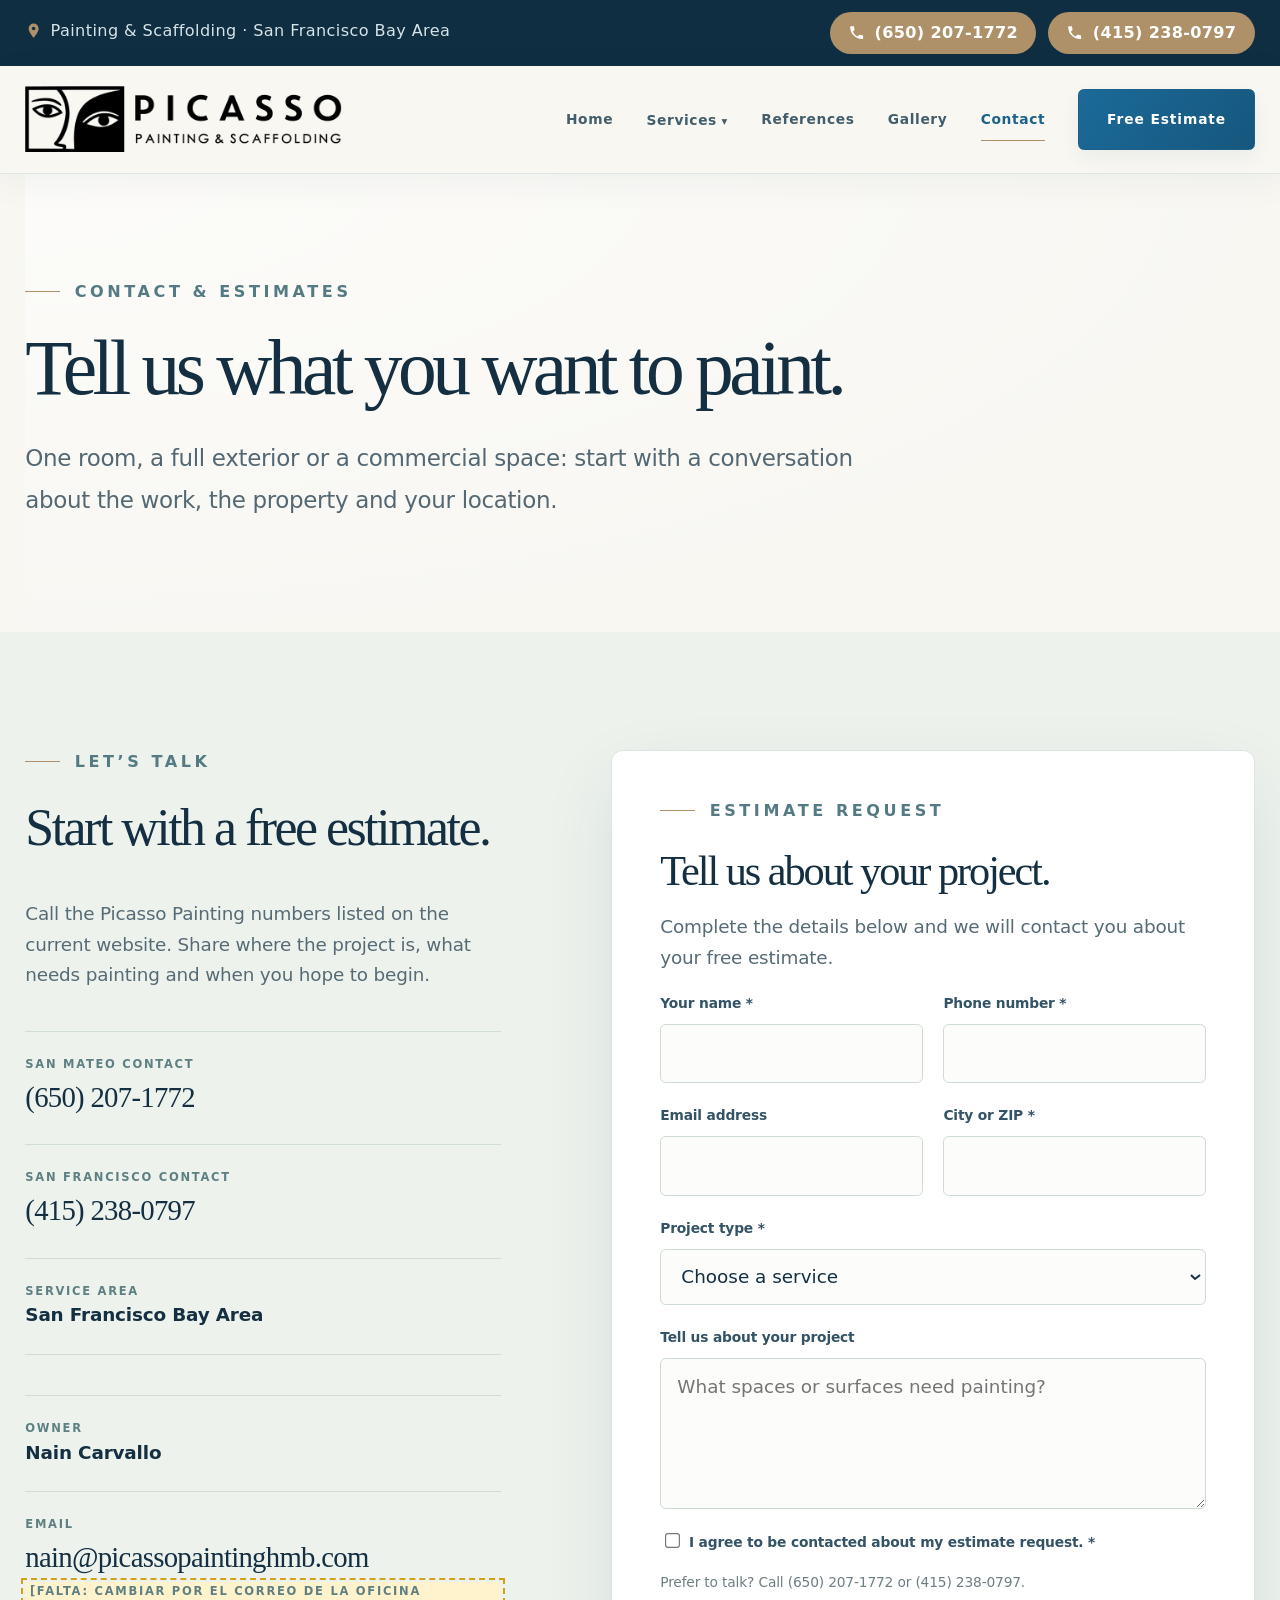
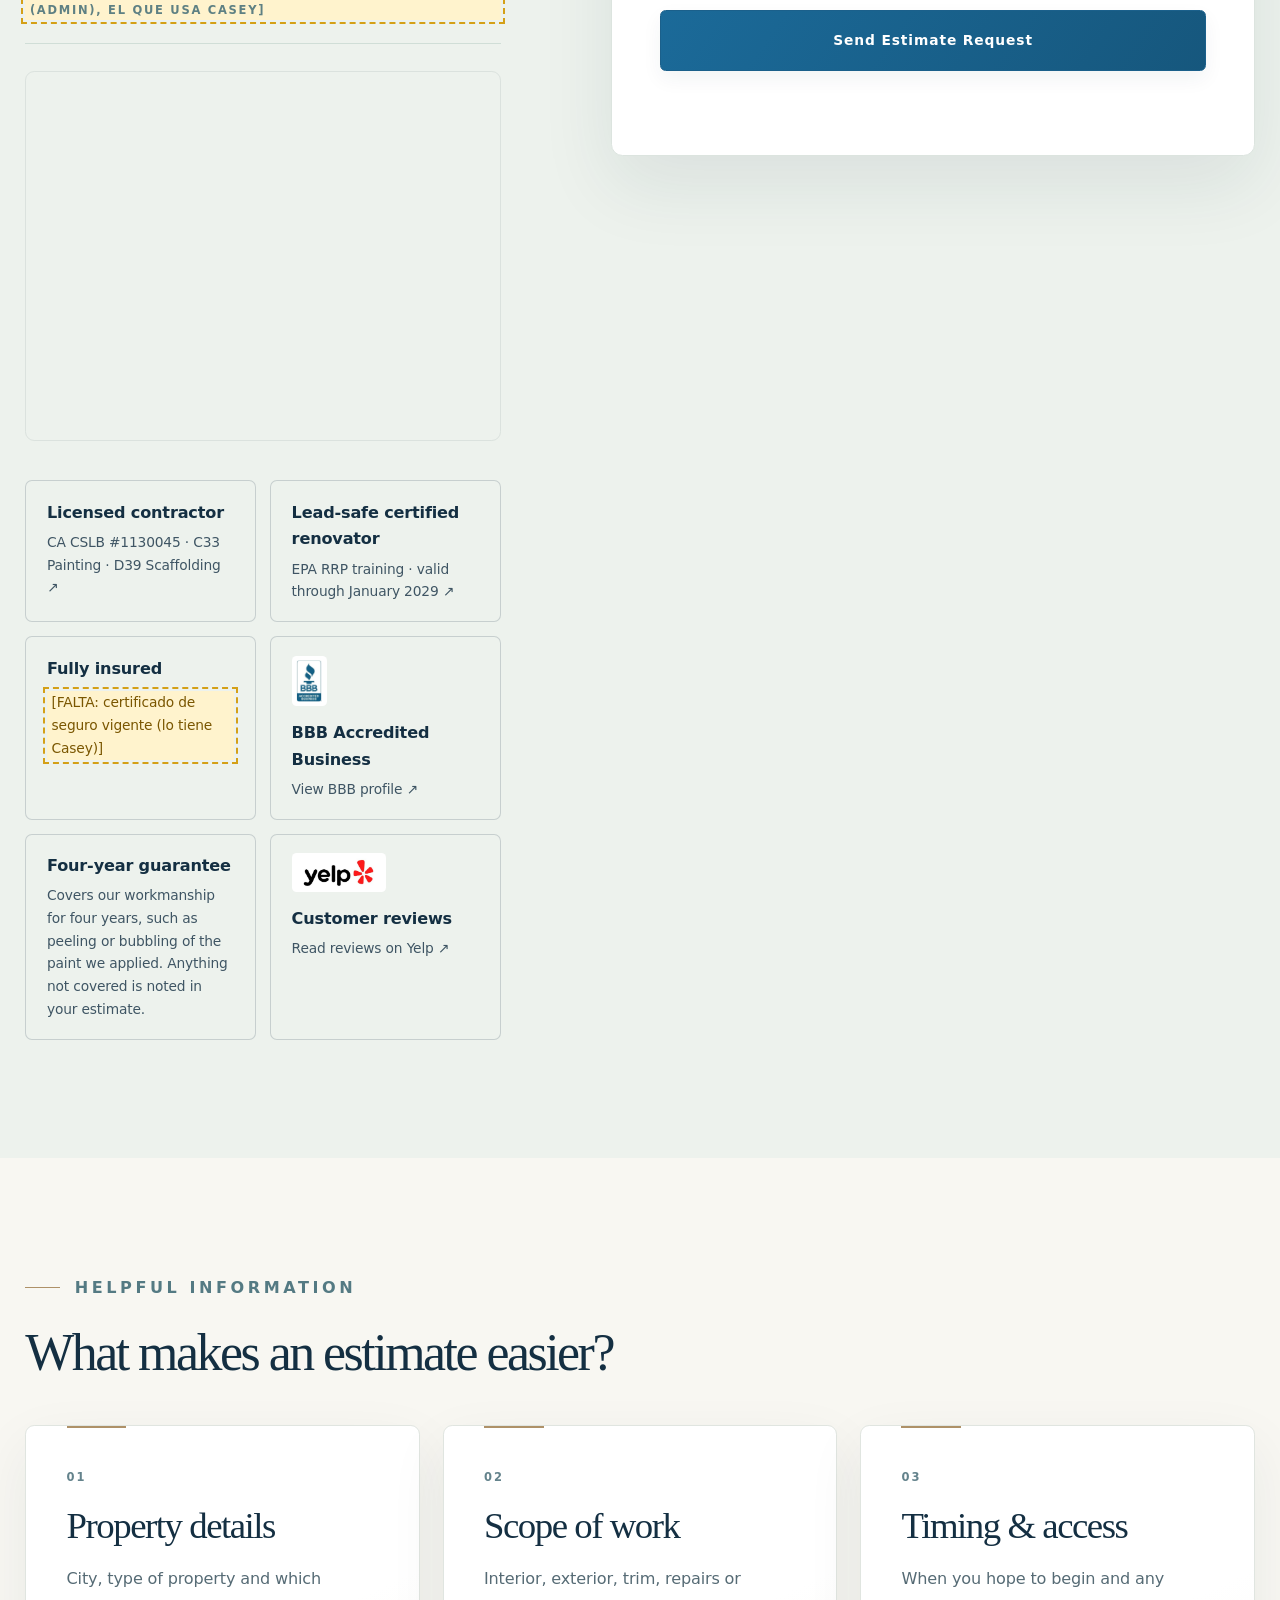
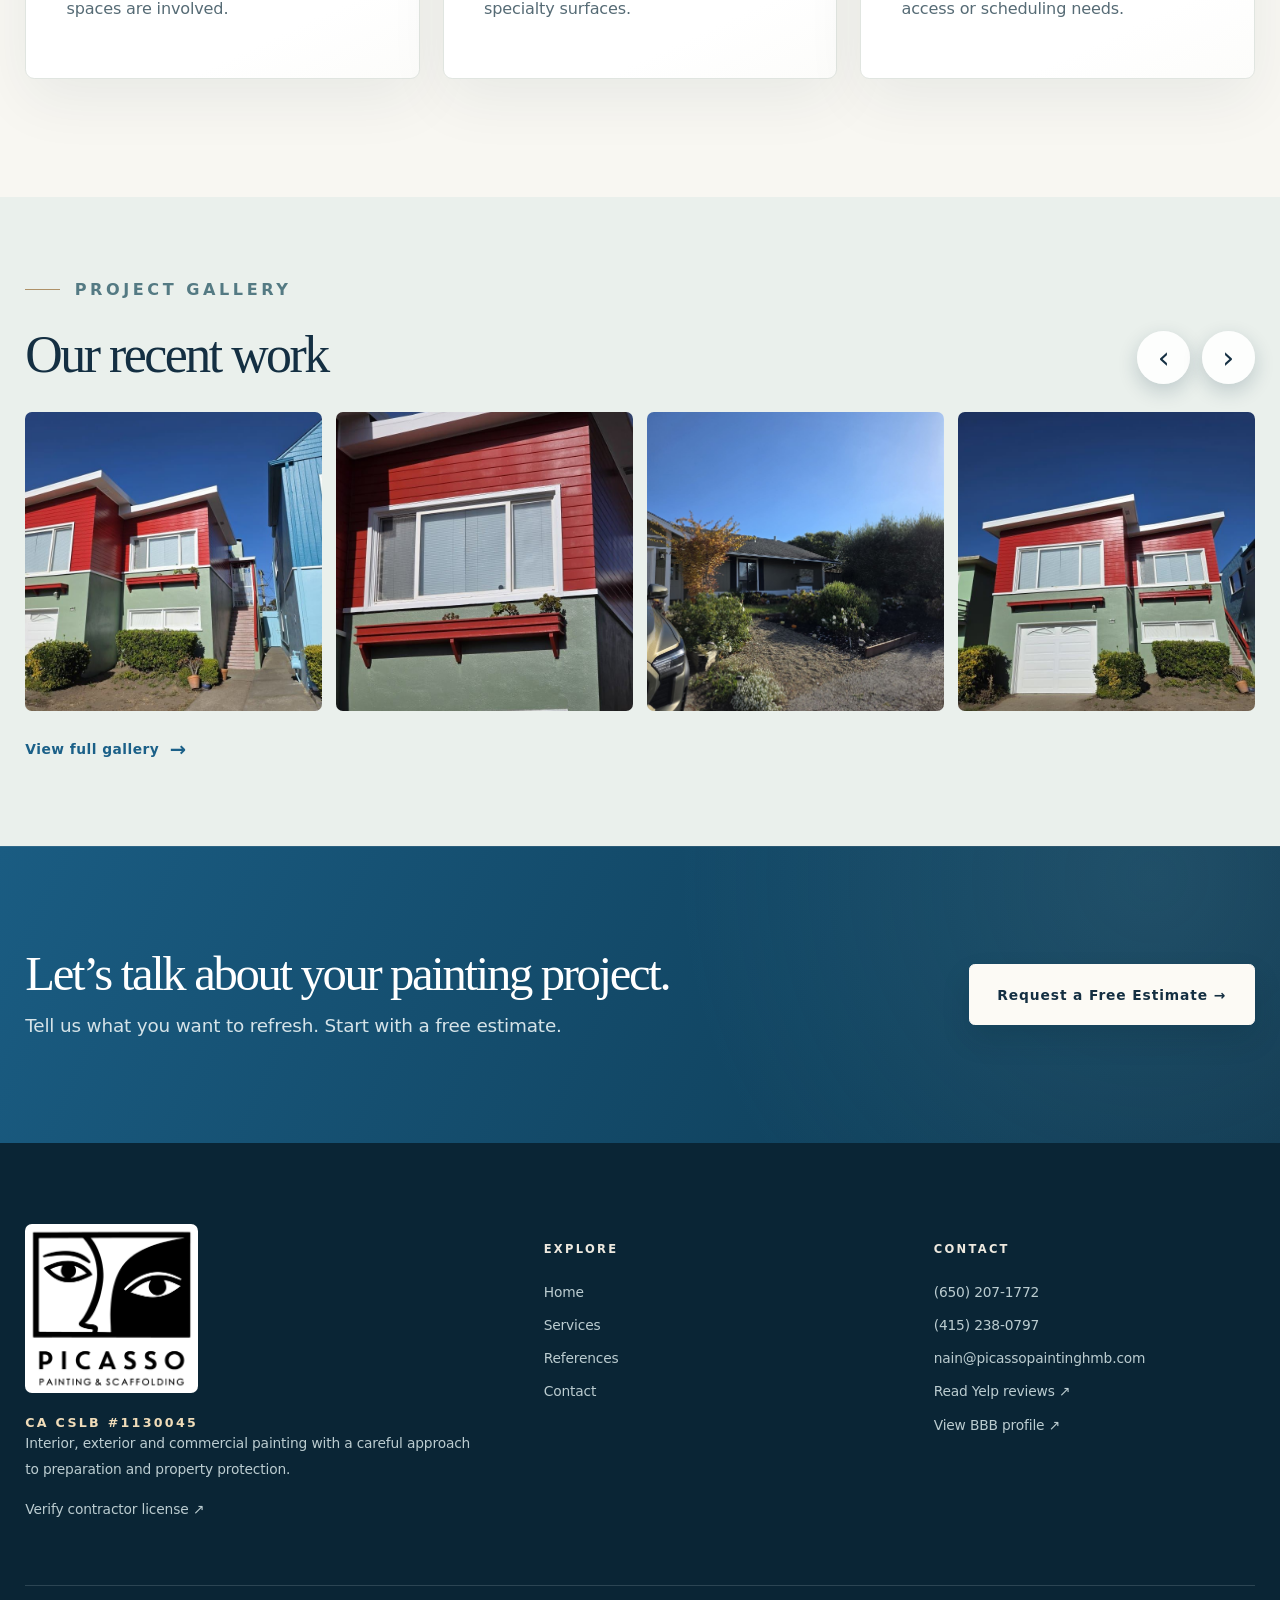
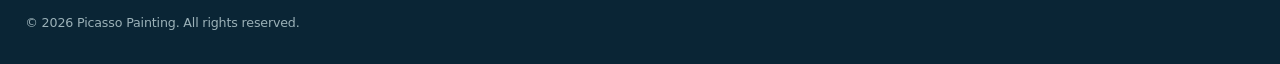
<file: contacto.html>
<!doctype html><html lang="en"><head><meta charset="utf-8"><meta name="viewport" content="width=device-width,initial-scale=1"><meta name="theme-color" content="#112b41"><meta name="robots" content="noindex,nofollow"><title>Contact Picasso Painting | Request a Free Painting Estimate</title><meta name="description" content="Contact Picasso Painting about interior, exterior and commercial painting throughout the San Francisco Bay Area. Call to discuss a free estimate."><meta property="og:title" content="Contact Picasso Painting | Request a Free Painting Estimate"><meta property="og:description" content="Contact Picasso Painting about interior, exterior and commercial painting throughout the San Francisco Bay Area. Call to discuss a free estimate."><meta property="og:type" content="website"><style>
:root{--navy:#112b41;--deep:#092435;--blue:#1766a7;--sea:#e8f1ed;--cream:#faf9f5;--white:#fff;--muted:#536976;--line:#d9e3e3;--gold:#b99b6d;--max:1190px}
*{box-sizing:border-box}html{scroll-behavior:smooth;scroll-padding-top:94px}body{margin:0;background:var(--cream);font:16px/1.65 system-ui,-apple-system,Segoe UI,sans-serif;color:var(--navy);overflow-x:hidden}a{color:inherit;text-decoration:none}img{display:block;max-width:100%}button,input,textarea,select{font:inherit}button{cursor:pointer} :focus-visible{outline:3px solid #4e9dd0;outline-offset:3px} .wrap{width:min(var(--max),calc(100% - 44px));margin:auto}h1,h2,h3,p{margin-top:0}h1,h2,h3{font-family:Georgia,'Times New Roman',serif;font-weight:400;letter-spacing:-.045em;line-height:1.12}h1{font-size:clamp(44px,5.8vw,78px)}h2{font-size:clamp(35px,4vw,55px)}h3{font-size:clamp(25px,2.7vw,33px)}p{color:var(--muted)}.eyebrow{font-size:11px;letter-spacing:.18em;text-transform:uppercase;font-weight:800;color:#467989;margin-bottom:15px;display:flex;gap:12px;align-items:center}.eyebrow:before{content:'';width:23px;height:1px;background:var(--gold)}.lead{font-size:clamp(17px,1.6vw,20px);line-height:1.75}.btn{display:inline-flex;align-items:center;justify-content:center;min-height:52px;padding:12px 22px;border:1px solid transparent;border-radius:4px;font-weight:800;font-size:13px;text-align:center;transition:.2s}.btn:hover{transform:translateY(-2px)}.primary{background:var(--blue);color:white}.primary:hover{background:#105083}.outline{border-color:#b6cad1;background:white}.outline:hover{background:#eaf3f5}.white{background:white;color:var(--navy)}.text-link{display:inline-flex;font-size:13px;font-weight:800;color:#1664a5;gap:9px;align-items:center}.text-link:after{content:'→';font-size:18px}.topline{background:var(--navy);color:#dce9ed;font-size:11px;padding:8px 0}.topline .wrap{display:flex;justify-content:space-between;gap:12px}.topline a:hover{text-decoration:underline}.head{position:sticky;top:0;z-index:30;background:rgba(250,249,245,.97);border-bottom:1px solid var(--line);backdrop-filter:blur(16px)}.header{display:flex;justify-content:space-between;align-items:center;min-height:83px;gap:24px}.brand{display:flex;align-items:center;gap:11px}.brand img{width:61px;height:44px;object-fit:contain}.brand-text{display:grid;line-height:1.1;color:var(--navy)}.brand-text strong{font-size:21px;letter-spacing:.14em}.brand-text small{font-size:10px;letter-spacing:.49em;font-weight:800;margin-top:5px}.nav{display:flex;gap:25px;align-items:center}.nav>a:not(.btn){font-size:12px;font-weight:800;color:#385266}.nav>a[aria-current=page]{color:var(--blue);border-bottom:2px solid var(--blue);padding-bottom:5px}.nav a:hover{color:#1766a7}.menu{display:none;background:white;border:1px solid var(--line);border-radius:4px;padding:9px 14px;font-size:20px}.hero{display:grid;grid-template-columns:1.05fr .95fr;align-items:center;gap:7%;padding:76px 0 95px}.hero h1{margin:0 0 21px}.hero h1 em{font-weight:400;color:var(--blue)}.hero p{max-width:590px}.actions{display:flex;flex-wrap:wrap;gap:12px}.hero-photo{height:500px;border-radius:155px 7px 7px 7px;background:linear-gradient(135deg,#dcebe5,#c8dbd8);overflow:hidden;box-shadow:0 20px 60px #112b411c;position:relative}.hero-photo img{width:100%;height:100%;object-fit:cover}.photo-caption{font-size:11px;color:#647b84;padding-top:9px}.hero-words{display:flex;flex-wrap:wrap;gap:17px;font-size:12px;color:#54727e;font-weight:700;margin-top:26px}.hero-words span:before{content:'✓';color:var(--blue);margin-right:7px}.strip{background:#fff;border-block:1px solid var(--line)}.strip-inner{display:grid;grid-template-columns:repeat(3,1fr)}.strip-item{padding:25px 24px;border-right:1px solid var(--line)}.strip-item:first-child{padding-left:0}.strip-item:last-child{border:0}.strip-item b{display:block;font-size:13px}.strip-item p{font-size:12px;margin:4px 0 7px}.strip-item a{font-size:12px;color:var(--blue);font-weight:750;text-decoration:underline}.section{padding:98px 0}.alt{background:#edf4f0}.dark{background:var(--navy);color:#fff}.dark h2,.dark h3{color:#fff}.dark p{color:#c5d7df}.section-head{display:flex;gap:35px;align-items:end;justify-content:space-between;margin-bottom:34px}.section-head h2{margin:0;max-width:740px}.section-head p{max-width:335px;margin:0}.cards{display:grid;grid-template-columns:repeat(3,minmax(0,1fr));gap:18px}.card{background:#fff;border:1px solid var(--line);padding:31px;display:flex;flex-direction:column;min-width:0}.card small{color:#54808d;letter-spacing:.14em;text-transform:uppercase;font-weight:850;font-size:10px}.card h3{margin:12px 0}.card p{font-size:14px;flex:1}.card .text-link{margin-top:10px}.reasons{display:grid;grid-template-columns:repeat(3,1fr);border-top:1px solid #ffffff33;border-left:1px solid #ffffff33;margin-top:32px}.reason{padding:28px;border-bottom:1px solid #ffffff33;border-right:1px solid #ffffff33}.reason b{font-size:15px}.reason p{font-size:13px;margin:8px 0 0}.reason .number{color:#bfd5dd;font:italic 29px Georgia;display:block;margin-bottom:16px}.process{display:grid;grid-template-columns:repeat(4,1fr);gap:22px}.process article{border-top:1px solid var(--line);padding-top:19px}.process b{color:#ae8e63;font:italic 30px Georgia}.process h3{font:700 16px system-ui;letter-spacing:0;margin:15px 0 9px}.process p{font-size:13px}.faq{max-width:850px;margin:auto;border-top:1px solid var(--line)}.faq details{border-bottom:1px solid var(--line)}.faq summary{padding:20px 0;cursor:pointer;font-weight:750;list-style:none;display:flex;justify-content:space-between;gap:20px}.faq summary:after{content:'+';font-size:25px;font-weight:300;color:var(--blue)}.faq details[open] summary:after{content:'−'}.faq summary::-webkit-details-marker{display:none}.faq p{font-size:14px;padding-bottom:14px;max-width:720px}.cta{background:#155c93;color:white;padding:65px 0}.cta-inner{display:flex;justify-content:space-between;align-items:center;gap:30px}.cta h2{color:#fff;margin:0 0 8px}.cta p{color:#dfebf1;margin:0}.footer{background:var(--deep);color:#d7e6e9;padding:55px 0 24px}.footer-grid{display:grid;grid-template-columns:1.4fr 1fr 1fr;gap:50px;border-bottom:1px solid #ffffff29;padding-bottom:35px}.footer h4{color:#fff;text-transform:uppercase;font-size:11px;letter-spacing:.13em}.footer p,.footer a{color:#b8cfd5;font-size:13px}.footer a{display:block;margin:6px 0}.footer .brand-text strong{color:#fff}.footer-bottom{font-size:11px;color:#9bb6bd;padding-top:20px}.page-hero{padding:73px 0 55px}.page-hero h1{max-width:870px;margin:0 0 21px}.page-hero p{max-width:730px}.feature{display:grid;grid-template-columns:.82fr 1.18fr;gap:9%;padding:63px 0;border-top:1px solid var(--line);align-items:start}.feature:nth-child(even){grid-template-columns:1.18fr .82fr}.feature:nth-child(even) .feature-copy{order:2}.feature h2{margin:8px 0 19px}.feature p{font-size:15px}.feature-list{background:#fff;border:1px solid var(--line);padding:30px}.feature-list h3{font-size:25px;margin:0 0 18px}.feature-list ul{margin:0;padding-left:19px;color:var(--muted)}.feature-list li{padding-bottom:9px;font-size:14px}.special-grid{display:grid;grid-template-columns:repeat(3,1fr);gap:13px}.special-grid div{background:white;padding:20px;border:1px solid var(--line);font-weight:700;font-size:14px}.ref-actions{display:flex;gap:10px;flex-wrap:wrap;margin:20px 0 30px}.filter{border:1px solid #bbccd1;background:#fff;padding:10px 16px;border-radius:3px;font-size:13px;font-weight:800;color:var(--navy)}.filter[aria-pressed=true]{background:var(--navy);color:white}.reference-grid{display:grid;grid-template-columns:repeat(3,1fr);gap:16px}.reference{background:#fff;border:1px solid var(--line);padding:27px}.reference small{color:#5a8390;font-size:11px;letter-spacing:.12em;text-transform:uppercase;font-weight:800}.reference h3{font-size:26px;margin:12px 0}.reference p{font-size:13px;margin-bottom:0}.notice{border-left:3px solid var(--gold);background:#fff;padding:19px 24px;margin:24px 0;color:var(--muted);font-size:13px}.contact-grid{display:grid;grid-template-columns:.85fr 1.15fr;gap:8%;align-items:start}.contact-phones{border-top:1px solid #cbdcd9;margin-top:27px}.contact-phones div{padding:16px 0;border-bottom:1px solid #cbdcd9}.contact-phones span{display:block;font-size:10px;font-weight:800;text-transform:uppercase;letter-spacing:.12em;color:#5e818b}.contact-phones a{font-size:21px;font-weight:800}.form-box{background:white;padding:34px;border:1px solid var(--line);box-shadow:0 15px 40px #112b410d}.form-box h2{font-size:36px}.fields{display:grid;grid-template-columns:1fr 1fr;gap:15px}.field{display:flex;flex-direction:column;gap:5px}.field.full{grid-column:1/-1}.field label{font-size:12px;font-weight:800}.field input,.field select,.field textarea{min-height:49px;width:100%;background:#fbfcfc;border:1px solid #bccfd5;padding:11px;border-radius:3px;color:var(--navy)}.field textarea{min-height:110px;resize:vertical}.field input:focus,.field textarea:focus,.field select:focus{border-color:#1664a5}.form-note{font-size:12px;margin:14px 0}.form-status{font-size:13px;font-weight:750;color:#8a5131;min-height:1.4em}.bot-field{position:absolute!important;left:-9999px!important}.mobile-cta{display:none}.review-flag{font-size:11px;background:#e7eee9;border-bottom:1px solid #d3e0db;color:#476675;padding:7px 0}.review-flag a{text-decoration:underline}.fineprint{font-size:12px;color:#718591}.detail-link{display:block;color:#12619a;font-size:13px;font-weight:800;margin-top:12px}.error{color:#a13d36}.success{color:#176a51}
@media(max-width:900px){.nav{gap:14px}.nav>a:not(.btn){font-size:11px}.hero{gap:4%}.cards,.reference-grid{grid-template-columns:repeat(2,1fr)}.footer-grid{gap:25px}}
@media(max-width:720px){body{padding-bottom:66px}.wrap{width:min(100% - 32px,var(--max))}.topline{display:none}.header{min-height:72px}.brand img{width:48px}.brand-text strong{font-size:17px}.brand-text small{font-size:8px}.menu{display:block}.nav{display:none;position:absolute;left:0;right:0;top:100%;background:var(--cream);padding:20px 16px 25px;border-bottom:1px solid var(--line);flex-direction:column;align-items:stretch;gap:15px;box-shadow:0 15px 20px #112b4115}.nav.open{display:flex}.nav>a:not(.btn){font-size:14px;padding:8px}.hero{grid-template-columns:1fr;gap:31px;padding:49px 0 60px}.hero h1{font-size:clamp(42px,11vw,60px)}.hero-photo{height:350px;border-top-left-radius:105px}.strip-inner{grid-template-columns:1fr}.strip-item{padding:17px 0;border-right:0;border-bottom:1px solid var(--line)}.strip-item:last-child{border:0}.section{padding:67px 0}.section-head{display:block}.section-head p{margin-top:16px}.cards,.reference-grid,.reasons,.process,.special-grid,.footer-grid{grid-template-columns:1fr}.reasons{border-left:0}.reason{border-left:1px solid #ffffff33}.cta-inner{display:block}.cta .btn{margin-top:23px}.feature,.feature:nth-child(even){grid-template-columns:1fr;gap:20px;padding:42px 0}.feature:nth-child(even) .feature-copy{order:0}.page-hero{padding:49px 0 30px}.contact-grid{grid-template-columns:1fr;gap:35px}.form-box{padding:23px}.fields{grid-template-columns:1fr}.mobile-cta{display:grid;grid-template-columns:1fr 1fr;position:fixed;bottom:0;left:0;right:0;z-index:55;background:#fff;box-shadow:0 -5px 20px #0b263823;gap:8px;padding:8px max(12px,env(safe-area-inset-left)) calc(8px + env(safe-area-inset-bottom))}.mobile-cta a{min-height:47px;padding:8px;font-size:12px}.footer{padding-bottom:35px}}
@media(prefers-reduced-motion:reduce){html{scroll-behavior:auto}*,*:before,*:after{animation-duration:.01ms!important;transition-duration:.01ms!important}}

/* ============================================================
   PICASSO PAINTING · COASTAL EDITORIAL PREMIUM REFINEMENT
   Visual-only enhancement. Existing HTML, copy, links and JS remain intact.
   ============================================================ */
:root{
  --navy:#142f42;
  --deep:#0b2535;
  --blue:#1b628d;
  --sea:#eaf0ec;
  --cream:#f8f7f2;
  --white:#ffffff;
  --muted:#566b75;
  --line:#dbe2de;
  --gold:#ae9168;
  --max:1216px;
  --premium-shadow:0 18px 52px rgba(18,46,61,.065);
  --premium-shadow-hover:0 25px 55px rgba(18,46,61,.12);
  --premium-serif:"Iowan Old Style","Baskerville","Palatino Linotype","Book Antiqua",Georgia,serif;
  --premium-sans:"Avenir Next","Segoe UI",system-ui,-apple-system,BlinkMacSystemFont,sans-serif;
}
body{
  background:var(--cream);
  color:var(--navy);
  font-family:var(--premium-sans);
  font-weight:400;
  letter-spacing:-.009em;
  -webkit-font-smoothing:antialiased;
  text-rendering:optimizeLegibility;
}
h1,h2,h3{font-family:var(--premium-serif);font-weight:400;line-height:1.11;letter-spacing:-.048em}
h1{font-size:clamp(46px,6.05vw,84px);line-height:1.055;letter-spacing:-.058em}
h2{font-size:clamp(37px,4.05vw,57px)}
h3{font-size:clamp(25px,2.5vw,34px);letter-spacing:-.04em}
p{color:var(--muted)}
.lead{font-size:clamp(17px,1.65vw,20px);line-height:1.83;letter-spacing:-.015em;color:#546874}
.eyebrow{
  font-size:10px;
  line-height:1.45;
  font-weight:800;
  letter-spacing:.22em;
  color:#547a83;
  gap:13px;
  margin-bottom:22px;
}
.eyebrow:before{width:30px;background:var(--gold);height:1px}
:focus-visible{outline:2px solid #246e9e;outline-offset:4px}
.review-flag{
  background:#edf0eb;
  border-bottom:1px solid #e0e5dc;
  color:#637477;
  font-size:10px;
  letter-spacing:.035em;
  padding:7px 0;
}
.topline{background:#102e42;color:#d6e3e6;padding:9px 0;font-size:11px;letter-spacing:.025em}
.topline .wrap{align-items:center}
.topline a{color:#f2f4f1;transition:color .2s ease}
.topline a:hover{color:#e3c99f}
.head{
  background:rgba(248,247,242,.955);
  border-bottom:1px solid rgba(114,144,151,.18);
  box-shadow:0 8px 32px rgba(16,43,59,.048);
  -webkit-backdrop-filter:blur(20px);
  backdrop-filter:blur(20px);
}
.header{min-height:93px;gap:32px}
.brand{gap:14px}
.brand img{width:65px;height:46px;object-fit:contain}
.brand-text strong{font-size:20px;font-weight:750;letter-spacing:.16em}
.brand-text small{font-size:9px;letter-spacing:.55em;font-weight:800;margin-top:6px}
.nav{gap:29px}
.nav>a:not(.btn){
  font-size:12px;
  font-weight:700;
  color:#425d6b;
  letter-spacing:.045em;
  position:relative;
  padding-bottom:0;
  border:0;
  transition:color .2s ease;
}
.nav>a:not(.btn):after{
  content:"";
  position:absolute;
  left:0;right:100%;bottom:-9px;
  height:1px;
  background:var(--gold);
  transition:right .25s ease;
}
.nav>a:not(.btn):hover:after,.nav>a[aria-current=page]:after{right:0}
.nav>a[aria-current=page]:not(.btn){color:var(--blue)}
.nav a:hover{color:var(--blue)}
.btn{
  min-height:53px;
  padding:13px 24px;
  border-radius:5px;
  font-size:12px;
  font-weight:800;
  letter-spacing:.065em;
  line-height:1.35;
  box-shadow:0 7px 18px rgba(13,48,72,.055);
  transition:background-color .25s ease,box-shadow .25s ease,transform .25s ease,border-color .25s ease,color .25s ease;
}
.btn:hover{transform:translateY(-2px);box-shadow:0 13px 25px rgba(13,48,72,.14)}
.primary{background:linear-gradient(125deg,#1b6a99,#16577d);border-color:#1b608b;color:#fff}
.primary:hover{background:linear-gradient(125deg,#165a82,#0d466a);border-color:#124c71}
.outline{background:rgba(255,255,255,.72);border-color:#bbccc9;color:var(--navy)}
.outline:hover{background:#fff;border-color:var(--gold)}
.white{background:#fcfaf5;color:var(--navy);border-color:#fcfaf5}
.white:hover{background:#fffdf9}
.text-link,.detail-link{
  color:#1b6088;
  font-size:12px;
  font-weight:800;
  letter-spacing:.035em;
  text-underline-offset:4px;
  transition:color .2s ease;
}
.text-link:hover,.detail-link:hover{color:#977744}
.text-link:after{font-size:17px;transition:transform .2s ease}
.text-link:hover:after{transform:translateX(4px)}
.hero{
  gap:8%;
  padding:clamp(75px,7.5vw,115px) 0 clamp(95px,8.7vw,132px);
  background:radial-gradient(ellipse at 30% 24%,rgba(255,255,255,.74),rgba(255,255,255,0) 65%);
}
.hero h1{max-width:690px;margin-bottom:27px}
.hero h1 em,.references-hero h1 em{color:var(--blue);font-style:italic}
.hero p{max-width:575px}
.hero .actions{margin-top:30px}
.hero-photo{
  height:clamp(480px,44vw,585px);
  border-radius:210px 9px 9px 9px;
  background:linear-gradient(140deg,#dce9e4,#c6d8d7);
  box-shadow:0 30px 75px rgba(16,49,68,.16),0 2px 8px rgba(16,49,68,.055);
  isolation:isolate;
}
.hero-photo:after{
  content:"";position:absolute;inset:0;
  pointer-events:none;
  background:linear-gradient(to bottom,transparent 60%,rgba(12,39,56,.11));
}
.hero-photo img{transition:transform .8s cubic-bezier(.2,.7,.2,1)}
.hero-photo:hover img{transform:scale(1.035)}
.photo-caption{color:#71858c;font-size:10px;letter-spacing:.02em;padding-top:13px}
.hero-words{margin-top:34px;gap:12px 24px;font-size:11px;font-weight:700;color:#5a7580}
.hero-words span:before{color:#96754c;margin-right:8px}
.strip{
  background:linear-gradient(115deg,#fffefb,#f9fbf8);
  border-block:1px solid var(--line);
}
.strip-item{padding:30px 32px;border-color:var(--line)}
.strip-item b{font-size:13px;letter-spacing:.005em;color:#203d4f}
.strip-item p{font-size:12px;line-height:1.7;margin:5px 0 8px}
.strip-item a{font-size:12px;color:var(--blue);text-underline-offset:3px}
.section{padding:clamp(80px,8vw,118px) 0}
.alt{background:#edf2ed}
.section-head{gap:40px;margin-bottom:40px}
.section-head h2{max-width:760px}
.section-head p{line-height:1.75}
.cards{gap:20px}
.card{
  border:1px solid #e0e5e0;
  border-radius:8px;
  padding:37px 35px 34px;
  background:linear-gradient(155deg,#fff 0%,#fff 75%,#fcfcfa 100%);
  box-shadow:var(--premium-shadow);
  position:relative;
  overflow:hidden;
  transition:transform .26s ease,box-shadow .26s ease,border-color .26s ease;
}
.card:before{
  content:"";position:absolute;left:35px;top:0;
  width:52px;height:2px;background:var(--gold);
}
.card:hover{transform:translateY(-5px);border-color:#d6dace;box-shadow:var(--premium-shadow-hover)}
.card small{font-size:10px;letter-spacing:.17em;font-weight:800;color:#64838c}
.card h3{margin:16px 0 15px}
.card p{line-height:1.85;font-size:14px}
.card .text-link{margin-top:15px}
.dark{
  background:
    radial-gradient(ellipse at 100% 0%,rgba(49,102,126,.24),transparent 54%),
    linear-gradient(130deg,#14384c 0%,#0f2f42 48%,#0b2637 100%);
  color:#fff;
}
.dark h2,.dark h3{color:#f8f8f3}
.dark p{color:#c8d7db}
.dark .eyebrow{color:#b5cbd0}
.dark .eyebrow:before{background:#d0ad75}
.reasons{margin-top:42px;border-color:rgba(234,242,243,.2)}
.reason{padding:37px 34px;border-color:rgba(234,242,243,.2)}
.reason .number{font:italic 34px var(--premium-serif);color:#dbc39a;margin-bottom:20px}
.reason b{font-size:15px;font-weight:700;color:#f7f7f2}
.reason p{font-size:13px;line-height:1.8;margin-top:10px}
.process{gap:28px}
.process article{border-top:1px solid #cddad8;padding-top:24px}
.process b{color:var(--gold);font:italic 37px var(--premium-serif)}
.process h3{
  margin:20px 0 10px;
  font-family:var(--premium-sans);
  font-size:15px;
  font-weight:800;
  line-height:1.45;
  letter-spacing:.01em;
}
.process p{font-size:13px;line-height:1.8}
.faq{border-top-color:#cbd9d6}
.faq details{border-bottom-color:#cbd9d6}
.faq summary{
  padding:25px 0;
  font-size:15px;
  font-weight:700;
  color:#264559;
  transition:color .2s ease;
}
.faq summary:hover,.faq details[open] summary{color:var(--blue)}
.faq summary:after{color:#9a7b52}
.faq p{line-height:1.86}
.cta{
  background:
    radial-gradient(circle at 90% 10%,rgba(110,159,177,.18),transparent 40%),
    linear-gradient(115deg,#1a5c82,#10425e 70%,#0e374f);
  padding:clamp(67px,6.8vw,94px) 0;
  border-top:1px solid rgba(255,255,255,.1);
}
.cta h2{color:#fff;font-size:clamp(35px,3.8vw,53px)}
.cta p{color:#d5e3e8;line-height:1.8}
.cta .white{box-shadow:0 12px 25px rgba(6,25,35,.14)}
.footer{
  background:#0a2535;
  color:#e0e9e9;
  padding:71px 0 26px;
}
.footer-grid{gap:60px;border-bottom-color:rgba(225,236,235,.16);padding-bottom:48px}
.footer h4{font-size:10px;letter-spacing:.2em;font-weight:800;color:#eee9df;margin-bottom:18px}
.footer p,.footer a{color:#bbccd0;font-size:12px;line-height:1.9}
.footer a{transition:color .2s ease}
.footer a:hover{color:#e1c39a}
.footer-bottom{color:#9bb1b8;padding-top:24px;font-size:11px}
.page-hero{
  padding:clamp(75px,7.2vw,105px) 0 clamp(57px,6vw,78px);
  background:radial-gradient(ellipse at 0% 0%,rgba(255,255,255,.6),transparent 75%);
}
.page-hero h1{max-width:950px;margin-bottom:27px}
.page-hero p{max-width:750px}
.feature{gap:9%;padding:clamp(68px,7vw,100px) 0;border-top-color:#d8e0dd}
.feature h2{margin:10px 0 24px}
.feature p{font-size:15px;line-height:1.88}
.feature .btn{margin-top:13px}
.feature-list{
  background:linear-gradient(155deg,#fff,#fdfdfb);
  border:1px solid #dde4de;
  border-radius:9px;
  box-shadow:var(--premium-shadow);
  padding:43px 43px 36px;
  position:relative;
}
.feature-list:before{content:"";position:absolute;left:43px;top:0;background:var(--gold);width:63px;height:2px}
.feature-list h3{font-size:29px;margin-bottom:24px}
.feature-list li{font-size:14px;line-height:1.72;padding-bottom:12px}
.feature-list li::marker{color:#b59566}
.special-grid{gap:15px}
.special-grid div{
  border:1px solid #dfe5df;
  border-radius:6px;
  padding:24px 22px;
  background:rgba(255,255,255,.9);
  box-shadow:0 8px 26px rgba(16,50,61,.035);
  font-size:14px;
  font-weight:650;
  line-height:1.55;
}
.notice{
  background:#fffdfa;
  border-left:3px solid var(--gold);
  box-shadow:0 10px 30px rgba(23,51,61,.045);
  border-radius:0 6px 6px 0;
  padding:23px 28px;
}
.contact-grid{gap:9%}
.contact-phones{border-top-color:#d0ded7;margin-top:35px}
.contact-phones div{padding:20px 0;border-bottom-color:#d0ded7}
.contact-phones span{font-size:10px;letter-spacing:.15em;color:#5e8083}
.contact-phones a{
  font-size:25px;
  font-family:var(--premium-serif);
  font-weight:500;
  letter-spacing:-.025em;
  transition:color .2s ease;
}
.contact-phones a:hover{color:var(--blue)}
.form-box{
  padding:clamp(29px,3.25vw,48px);
  border:1px solid #dce4df;
  border-radius:10px;
  background:#fff;
  box-shadow:0 25px 65px rgba(19,53,69,.09);
}
.form-box h2{font-size:clamp(31px,3.3vw,44px);margin-bottom:18px}
.fields{gap:18px}
.field{gap:8px}
.field label{font-weight:750;font-size:12px;color:#345366}
.field input,.field select,.field textarea{
  background:#fcfdfb;
  border:1px solid #cddbd5;
  border-radius:5px;
  padding:12px 14px;
  color:var(--navy);
  transition:border-color .2s ease,box-shadow .2s ease;
}
.field input:not([type=checkbox]):focus,.field select:focus,.field textarea:focus{
  border-color:var(--blue);
  box-shadow:0 0 0 3px rgba(27,98,141,.09);
  outline:none;
}
.field input[type=checkbox]{accent-color:var(--blue)}
.form-note{color:#6d7e83;line-height:1.7}
.fineprint{color:#71838b;line-height:1.75}
.ref-actions{gap:11px}
.filter{border-color:#c4d2cc;border-radius:5px;letter-spacing:.02em;transition:background-color .2s ease,color .2s ease,border-color .2s ease}
.filter:hover{border-color:var(--gold);background:#fffdf7}
.filter[aria-pressed=true]{background:var(--navy);border-color:var(--navy);color:#fff}
.reference-stats{border-color:#d6e0da;margin-top:45px}
.reference-stats>div+div{border-left-color:#d6e0da}
.reference-stats strong{font-family:var(--premium-serif);font-size:clamp(28px,3.5vw,45px);color:var(--navy)}
.reference-stats span{color:#60767c;letter-spacing:.02em;font-size:12px}
.reference-section{padding-top:clamp(75px,7vw,104px)}
.directory-controls{
  background:linear-gradient(145deg,#fff,#fdfdfb);
  border:1px solid #dce4de;
  border-radius:9px;
  padding:30px 31px 17px;
  box-shadow:0 15px 45px rgba(17,48,62,.06);
}
.directory-field label{color:#345466;letter-spacing:.035em}
.directory-field input,.directory-field select{
  background:#fcfdfb;
  border:1px solid #c8d6d1;
  border-radius:5px;
  height:53px;
  transition:border-color .2s ease,box-shadow .2s ease;
}
.directory-field input:focus,.directory-field select:focus{
  border-color:var(--blue);
  outline:none;
  box-shadow:0 0 0 3px rgba(27,98,141,.09);
}
.directory-controls .filter{border-radius:5px;font-size:12px;min-height:42px}
.directory-summary{border-top-color:#e0e7e0;padding-top:15px}
.reset-button{color:var(--blue);text-underline-offset:4px}
.reference-grid{gap:19px}
.reference{
  border:1px solid #e0e6e1;
  border-radius:8px;
  padding:29px 28px 23px;
  background:#fff;
  box-shadow:0 9px 30px rgba(16,46,62,.047);
  transition:transform .24s ease,box-shadow .24s ease,border-color .24s ease;
}
.reference:hover{
  transform:translateY(-3px);
  border-color:#c7d6ce;
  box-shadow:0 21px 43px rgba(16,46,62,.105);
}
.reference .record-type{background:#edf3f5;color:#185b82;border-radius:3px;padding:5px 9px}
.reference .record-location{color:#5e8184}
.reference .record-number{color:#71898c}
.reference h3{font-family:var(--premium-serif);font-size:clamp(22px,2vw,28px);letter-spacing:-.037em}
.reference .record-work{font-size:13px;line-height:1.83;color:#66787c}
.reference .record-bottom{border-top-color:#e5e9e5;padding-top:16px}
.record-bottom a{color:var(--blue);text-underline-offset:4px}
.ref-empty{border:1px solid #dbe2dc;border-radius:8px;padding:65px 30px}
.reference-disclosure{
  background:#e7ede8;
  border-top:2px solid #b6a17c;
  border-radius:0 0 7px 7px;
  padding:34px;
  gap:30px;
}
.reference-disclosure h3{font-family:var(--premium-sans);font-size:14px}
.reference-disclosure p{line-height:1.8}
.reference-help-inner{gap:50px}
.mobile-cta a{box-shadow:none}
@media(max-width:1000px){
  .nav{gap:15px}
  .header{gap:18px}
  .hero{gap:5%}
  .hero-photo{height:480px}
  .feature-list{padding:33px 30px}
  .feature-list:before{left:30px}
}
@media(max-width:720px){
  body{padding-bottom:73px}
  .wrap{width:min(100% - 34px,var(--max))}
  .header{min-height:77px}
  .brand img{width:52px;height:40px}
  .brand-text strong{font-size:17px}
  .brand-text small{font-size:8px;letter-spacing:.49em}
  .menu{background:#fff;border:1px solid #cedad4;border-radius:5px;color:var(--navy);padding:8px 13px}
  .nav{
    background:rgba(248,247,242,.99);
    border-color:#dbe4de;
    box-shadow:0 18px 36px rgba(10,39,54,.12);
    padding:22px 18px 28px;
    gap:15px;
  }
  .nav>a:not(.btn){font-size:14px;padding:9px;letter-spacing:.02em}
  .nav>a:not(.btn):after{bottom:3px;left:9px;right:100%}
  .nav>a[aria-current=page]:after{right:75%}
  .hero{gap:39px;padding:62px 0 76px}
  .hero h1{font-size:clamp(45px,10.7vw,65px)}
  .hero-photo{height:380px;border-top-left-radius:135px}
  .hero .actions{margin-top:25px}
  .hero-words{margin-top:26px}
  .section{padding:75px 0}
  .section-head{margin-bottom:31px}
  .section-head p{margin-top:17px}
  .cards,.reference-grid,.reasons,.process,.special-grid,.footer-grid{grid-template-columns:1fr}
  .card{padding:31px 28px}
  .card:before{left:28px}
  .reason{padding:29px 27px}
  .process{gap:23px}
  .page-hero{padding:59px 0 46px}
  .page-hero h1{font-size:clamp(44px,10vw,64px)}
  .feature,.feature:nth-child(even){padding:55px 0;gap:25px}
  .feature-list{padding:32px 28px}
  .feature-list:before{left:28px}
  .feature-list h3{font-size:27px}
  .special-grid{gap:12px}
  .special-grid div{padding:20px 22px}
  .form-box{padding:28px 23px}
  .contact-grid{gap:40px}
  .footer{padding:58px 0 40px}
  .footer-grid{gap:23px;padding-bottom:33px}
  .cta{padding:70px 0}
  .reference-stats{margin-top:32px}
  .reference-section{padding-top:64px}
  .directory-controls{padding:23px 18px 15px}
  .directory-fields{grid-template-columns:1fr}
  .reference{padding:25px 23px 21px}
  .reference-grid{gap:14px}
  .reference-disclosure{padding:26px 23px}
  .mobile-cta{
    background:rgba(255,255,253,.98);
    border-top:1px solid #d8e2da;
    box-shadow:0 -6px 25px rgba(8,38,57,.13);
    gap:9px;
    padding:9px max(12px,env(safe-area-inset-left)) calc(9px + env(safe-area-inset-bottom));
  }
  .mobile-cta a{min-height:48px;font-size:11px;letter-spacing:.04em}
}
@media(max-width:390px){
  .hero-photo{height:315px;border-top-left-radius:100px}
  .hero h1{font-size:43px}
  .page-hero h1{font-size:43px}
  .hero-words{gap:8px 14px}
  .actions .btn{width:100%}
  .cta .btn{width:100%}
}
@media(prefers-reduced-motion:reduce){
  .btn,.card,.reference,.hero-photo img,.text-link:after{transition:none!important}
  .card:hover,.reference:hover,.btn:hover,.hero-photo:hover img{transform:none!important}
}


/* License number: readable contrast on the dark footer, in every viewport. */
.footer .brand-text small{
  color:#f0dcb9;
  font-size:11px;
  letter-spacing:.18em;
  font-weight:800;
}

</style><link rel="stylesheet" href="ajustes.css"></head><body data-page="contacto"><div class="topline"><div class="wrap"><span><a class="area" href="https://www.google.com/maps/place/San+Francisco+Bay+Area,+CA" target="_blank" rel="noopener noreferrer"><svg viewBox="0 0 24 24" fill="currentColor" aria-hidden="true"><path d="M12 2a7 7 0 0 0-7 7c0 5.2 7 13 7 13s7-7.8 7-13a7 7 0 0 0-7-7zm0 9.5A2.5 2.5 0 1 1 12 6.5a2.5 2.5 0 0 1 0 5z"/></svg>Painting &amp; Scaffolding · San Francisco Bay Area</a></span><span><a class="call" href="tel:+16502071772"><svg viewBox="0 0 24 24" fill="currentColor" aria-hidden="true"><path d="M6.6 10.8a15.1 15.1 0 0 0 6.6 6.6l2.2-2.2a1 1 0 0 1 1-.25c1.1.37 2.3.57 3.6.57a1 1 0 0 1 1 1V20a1 1 0 0 1-1 1A17 17 0 0 1 3 4a1 1 0 0 1 1-1h3.5a1 1 0 0 1 1 1c0 1.25.2 2.45.57 3.57a1 1 0 0 1-.25 1z"/></svg>(650) 207-1772</a><a class="call" href="tel:+14152380797"><svg viewBox="0 0 24 24" fill="currentColor" aria-hidden="true"><path d="M6.6 10.8a15.1 15.1 0 0 0 6.6 6.6l2.2-2.2a1 1 0 0 1 1-.25c1.1.37 2.3.57 3.6.57a1 1 0 0 1 1 1V20a1 1 0 0 1-1 1A17 17 0 0 1 3 4a1 1 0 0 1 1-1h3.5a1 1 0 0 1 1 1c0 1.25.2 2.45.57 3.57a1 1 0 0 1-.25 1z"/></svg>(415) 238-0797</a></span></div></div><header class="head"><div class="wrap header"><a class="brand" href="index.html" aria-label="Picasso Painting Home"><img class="logo" src="img/logo-horizontal.png" alt="Picasso Painting &amp; Scaffolding" width="760" height="160"></a><button class="menu" type="button" aria-label="Toggle navigation" aria-expanded="false" aria-controls="main-nav">☰</button><nav class="nav" id="main-nav" aria-label="Main navigation"><a href="index.html">Home</a><div class="nav-drop"><a href="servicios.html">Services</a><div class="nav-sub"><a href="servicios.html#painting">Painting</a><a href="servicios.html#scaffolding">Scaffolding</a></div></div><a href="referencias.html">References</a><a href="galeria.html">Gallery</a><a href="contacto.html" aria-current="page">Contact</a><a class="btn primary" href="contacto.html#estimate">Free Estimate</a></nav></div></header><main id="main"><section class="wrap page-hero"><div class="eyebrow">Contact &amp; estimates</div><h1>Tell us what you want to paint.</h1><p class="lead">One room, a full exterior or a commercial space: start with a conversation about the work, the property and your location.</p></section><section class="section alt"><div class="wrap contact-grid"><div><div class="eyebrow">Let’s talk</div><h2>Start with a free estimate.</h2><p>Call the Picasso Painting numbers listed on the current website. Share where the project is, what needs painting and when you hope to begin.</p><div class="contact-phones"><div><span>San Mateo contact</span><a href="tel:+16502071772">(650) 207-1772</a></div><div><span>San Francisco contact</span><a href="tel:+14152380797">(415) 238-0797</a></div><div><span>Service area</span><strong>San Francisco Bay Area</strong></div></div><div class="contact-phones"><div><span>Owner</span><strong>Nain Carvallo</strong></div><div><span>Email</span><a href="mailto:nain@picassopaintinghmb.com">nain@picassopaintinghmb.com</a><span class="falta">[FALTA: cambiar por el correo de la oficina (admin), el que usa Casey]</span></div></div><div class="map" id="service-area"><iframe src="https://www.google.com/maps/embed?origin=mfe&amp;pb=!1m3!2m1!1sSan+Francisco+Bay+Area,+CA!6i8" title="Service area map: San Francisco Bay Area" loading="lazy" referrerpolicy="no-referrer-when-downgrade"></iframe></div><div class="trust"><a href="https://www.cslb.ca.gov/OnlineServices/CheckLicenseII/LicenseDetail.aspx?LicNum=1130045" target="_blank" rel="noopener noreferrer"><b>Licensed contractor</b><span>CA CSLB #1130045 · C33 Painting · D39 Scaffolding ↗</span></a><a href="docs/certificado-lead-safe-epa.jpg" target="_blank" rel="noopener"><b>Lead-safe certified renovator</b><span>EPA RRP training · valid through January 2029 ↗</span></a><div><b>Fully insured</b><span class="falta">[FALTA: certificado de seguro vigente (lo tiene Casey)]</span></div><a href="https://www.bbb.org/us/ca/moss-beach/profile/painting-contractors/picasso-painting-1116-972477" target="_blank" rel="noopener noreferrer"><img class="trust-logo" src="img/marcas/bbb.jpg" alt="" width="240" height="378"><b>BBB Accredited Business</b><span>View BBB profile ↗</span></a><div><b>Four-year guarantee</b><span>Covers our workmanship for four years, such as peeling or bubbling of the paint we applied. Anything not covered is noted in your estimate.</span></div><a href="https://www.yelp.com/biz/picasso-painting-el-granada" target="_blank" rel="noopener noreferrer"><img class="trust-logo trust-logo-wide" src="img/marcas/yelp.jpg" alt="" width="480" height="190"><b>Customer reviews</b><span>Read reviews on Yelp ↗</span></a></div></div><div class="form-box" id="estimate"><div class="eyebrow">Estimate request</div><h2>Tell us about your project.</h2><p>Complete the details below and we will contact you about your free estimate.</p><form id="estimate-form"><div class="fields"><div class="field"><label for="name">Your name *</label><input id="name" name="name" autocomplete="name" required minlength="2" maxlength="100"></div><div class="field"><label for="phone">Phone number *</label><input id="phone" name="phone" type="tel" autocomplete="tel" required pattern="[0-9+(). -]{7,25}" title="Enter a valid telephone number"></div><div class="field"><label for="email">Email address</label><input id="email" name="email" type="email" autocomplete="email"></div><div class="field"><label for="location">City or ZIP *</label><input id="location" name="location" required autocomplete="address-level2" maxlength="90"></div><div class="field full"><label for="service">Project type *</label><select id="service" name="service" required><option value="">Choose a service</option><option>Interior Painting</option><option>Exterior Painting</option><option>Commercial Painting</option><option>Specialty Services</option><option>Scaffolding</option><option>Not sure yet</option></select></div><div class="field full"><label for="message">Tell us about your project</label><textarea id="message" name="message" rows="4" maxlength="2500" placeholder="What spaces or surfaces need painting?"></textarea></div><div class="field bot-field" aria-hidden="true"><label for="company_site">Leave this empty</label><input id="company_site" name="company_site" tabindex="-1" autocomplete="off"></div><div class="field full"><label><input type="checkbox" name="consent" value="yes" required style="width:auto;min-height:auto;margin-right:8px">I agree to be contacted about my estimate request. *</label></div></div><p class="form-note">Prefer to talk? Call <a href="tel:+16502071772">(650) 207-1772</a> or <a href="tel:+14152380797">(415) 238-0797</a>.</p><button class="btn primary" type="submit" style="width:100%">Send Estimate Request</button><p id="form-status" class="form-status" role="status" aria-live="polite"></p></form></div></div></section><section class="section"><div class="wrap"><div class="eyebrow">Helpful information</div><h2>What makes an estimate easier?</h2><div class="cards"><article class="card"><small>01</small><h3>Property details</h3><p>City, type of property and which spaces are involved.</p></article><article class="card"><small>02</small><h3>Scope of work</h3><p>Interior, exterior, trim, repairs or specialty surfaces.</p></article><article class="card"><small>03</small><h3>Timing &amp; access</h3><p>When you hope to begin and any access or scheduling needs.</p></article></div></div></section></main><section class="gal-banner" data-gal-banner aria-label="Project gallery"></section><section class="cta"><div class="wrap cta-inner"><div><h2>Let’s talk about your painting project.</h2><p>Tell us what you want to refresh. Start with a free estimate.</p></div><a class="btn white" href="contacto.html#estimate">Request a Free Estimate →</a></div></section><footer class="footer"><div class="wrap"><div class="footer-grid"><div><img class="footer-logo" src="img/logo-pie.png" alt="Picasso Painting &amp; Scaffolding" width="360" height="353" loading="lazy"><div class="brand-text"><small>CA CSLB #1130045</small></div><p>Interior, exterior and commercial painting with a careful approach to preparation and property protection.</p><a href="https://www.cslb.ca.gov/OnlineServices/CheckLicenseII/LicenseDetail.aspx?LicNum=1130045" target="_blank" rel="noopener noreferrer">Verify contractor license ↗</a></div><div><h4>Explore</h4><a href="index.html">Home</a><a href="servicios.html">Services</a><a href="referencias.html">References</a><a href="contacto.html">Contact</a></div><div><h4>Contact</h4><a href="tel:+16502071772">(650) 207-1772</a><a href="tel:+14152380797">(415) 238-0797</a><a href="mailto:nain@picassopaintinghmb.com">nain@picassopaintinghmb.com</a><a href="https://www.yelp.com/biz/picasso-painting-el-granada" target="_blank" rel="noopener noreferrer">Read Yelp reviews ↗</a><a href="https://www.bbb.org/us/ca/moss-beach/profile/painting-contractors/picasso-painting-1116-972477" target="_blank" rel="noopener noreferrer">View BBB profile ↗</a></div></div><div class="footer-bottom">© 2026 Picasso Painting. All rights reserved.</div></div></footer><div class="mobile-cta"><a class="btn outline" href="tel:+16502071772">Call Now</a><a class="btn primary" href="contacto.html#estimate">Free Estimate</a></div><script>
(function(){
const toggle=document.querySelector('.menu'),nav=document.querySelector('.nav');
if(toggle&&nav){toggle.addEventListener('click',()=>{const on=nav.classList.toggle('open');toggle.setAttribute('aria-expanded',String(on));});document.addEventListener('keydown',e=>{if(e.key==='Escape'){nav.classList.remove('open');toggle.setAttribute('aria-expanded','false');}});}
const filters=document.querySelectorAll('.filter'),items=document.querySelectorAll('.reference');
filters.forEach(button=>button.addEventListener('click',()=>{filters.forEach(f=>f.setAttribute('aria-pressed',String(f===button)));items.forEach(item=>{item.hidden=button.dataset.filter!=='all'&&!item.dataset.category.split(' ').includes(button.dataset.filter);});}));
const form=document.querySelector('#estimate-form');
if(form){
const endpoint=''; /* Add verified HTTPS submission endpoint and spam protection before launch. */
const status=document.querySelector('#form-status'),submit=form.querySelector('[type=submit]');
const pre=new URLSearchParams(location.search).get('service');if(pre&&[...form.elements.service.options].some(o=>o.value===pre))form.elements.service.value=pre;
form.addEventListener('submit',async e=>{
e.preventDefault();
if(!form.reportValidity())return;
if(form.elements.company_site.value)return;
if(!endpoint){const v=n=>(form.elements[n]&&form.elements[n].value)||'';const body=['Name: '+v('name'),'Phone: '+v('phone'),'Email: '+v('email'),'Location: '+v('location'),'Service: '+v('service'),'','Project details:',v('message')].join(String.fromCharCode(10));location.href='mailto:nain@picassopaintinghmb.com?subject='+encodeURIComponent('Free estimate request - '+v('service'))+'&body='+encodeURIComponent(body);status.textContent='Your email app will open with your request ready. Just press send.';status.className='form-status success';window.dataLayer=window.dataLayer||[];window.dataLayer.push({event:'estimate_submitted'});return;}
if(!/^https:\/\//.test(endpoint)){status.textContent='Form configuration needs a secure URL.';status.className='form-status error';return;}
submit.disabled=true;status.textContent='Sending...';status.className='form-status';
try{
const response=await fetch(endpoint,{method:'POST',body:new FormData(form),headers:{Accept:'application/json'}});
if(!response.ok)throw Error('Request failed');
form.reset();status.textContent='Thank you. Your request has been received.';status.className='form-status success';
window.dataLayer=window.dataLayer||[];window.dataLayer.push({event:'estimate_submitted'});
}catch(err){status.textContent='Your request was not sent. Please call us instead.';status.className='form-status error';}
finally{submit.disabled=false;}
});
}
document.querySelectorAll('a[href^="tel:"]').forEach(a=>a.addEventListener('click',()=>{window.dataLayer=window.dataLayer||[];window.dataLayer.push({event:'phone_click',location:document.body.dataset.page});}));
document.querySelectorAll('a[href*="contacto.html"]').forEach(a=>a.addEventListener('click',()=>{window.dataLayer=window.dataLayer||[];window.dataLayer.push({event:'estimate_click',location:document.body.dataset.page});}));
})();
</script><script src="galeria.js"></script></body></html>
</file>
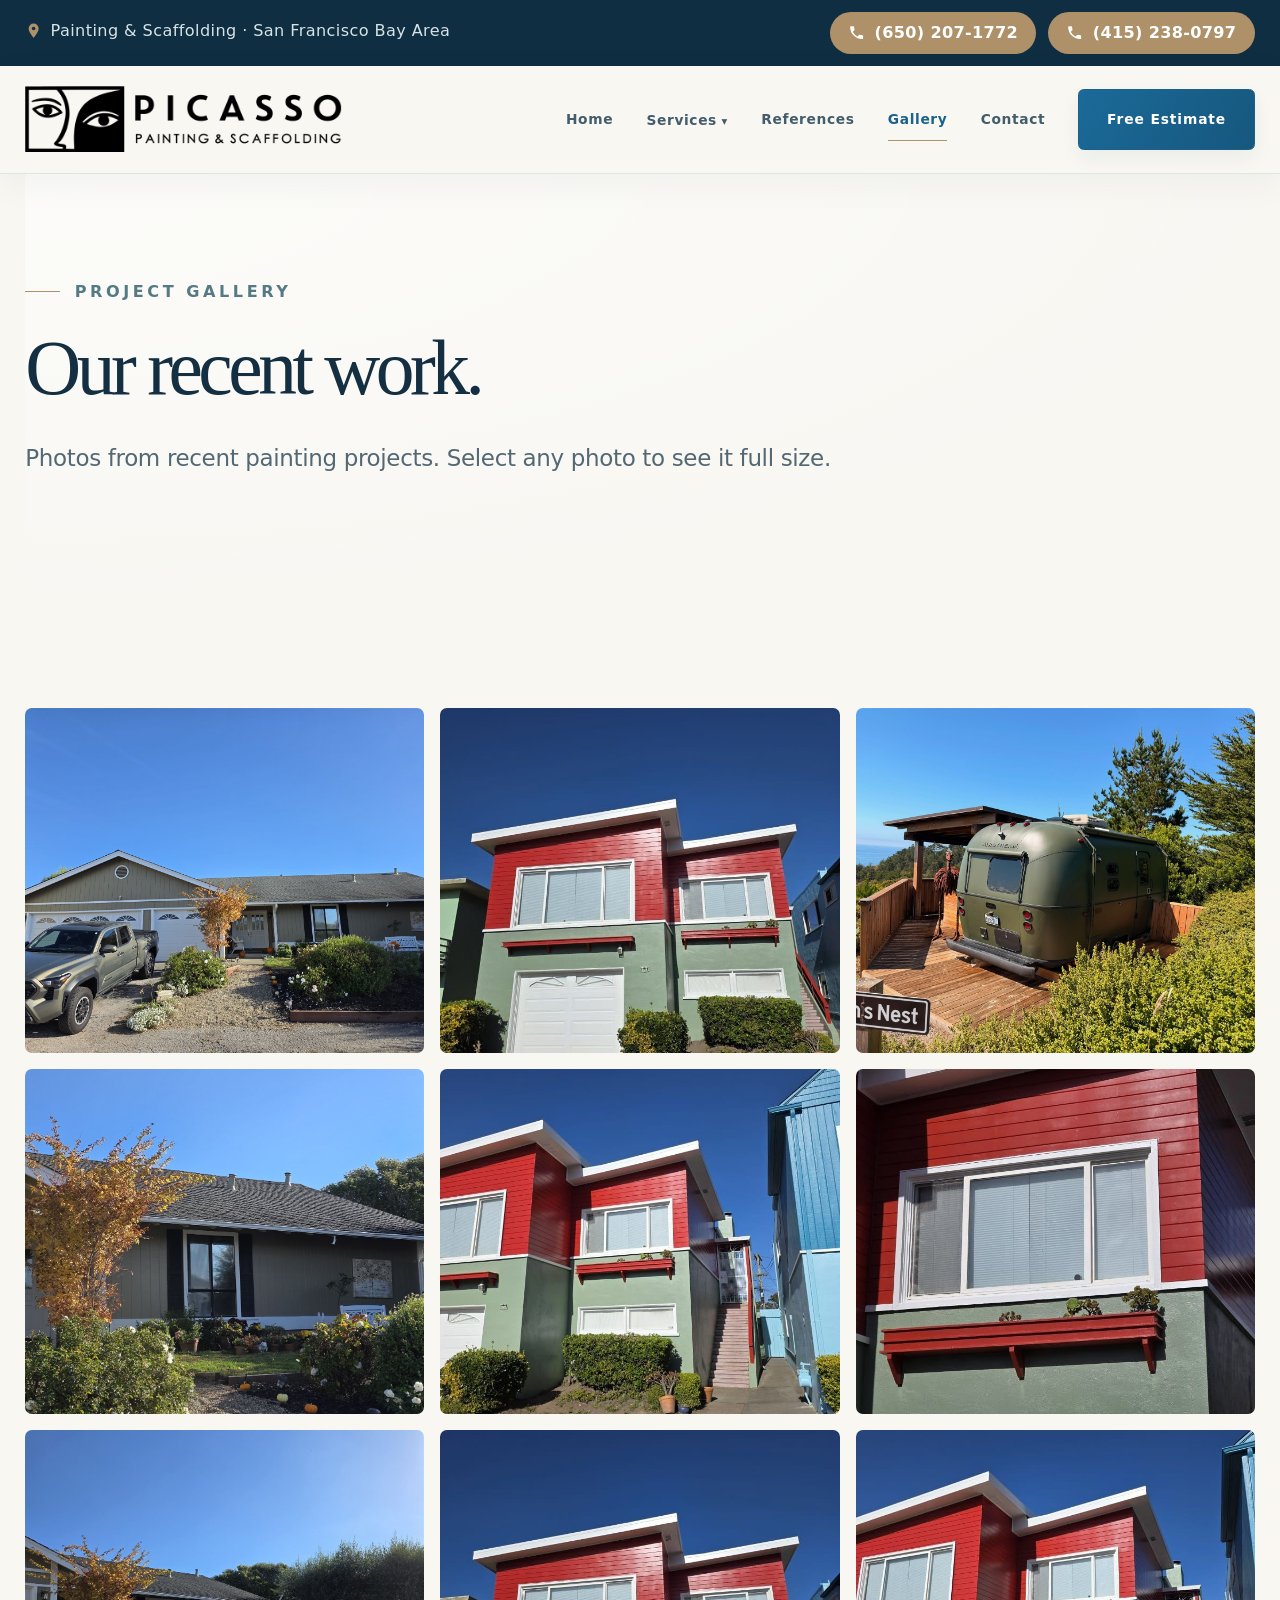
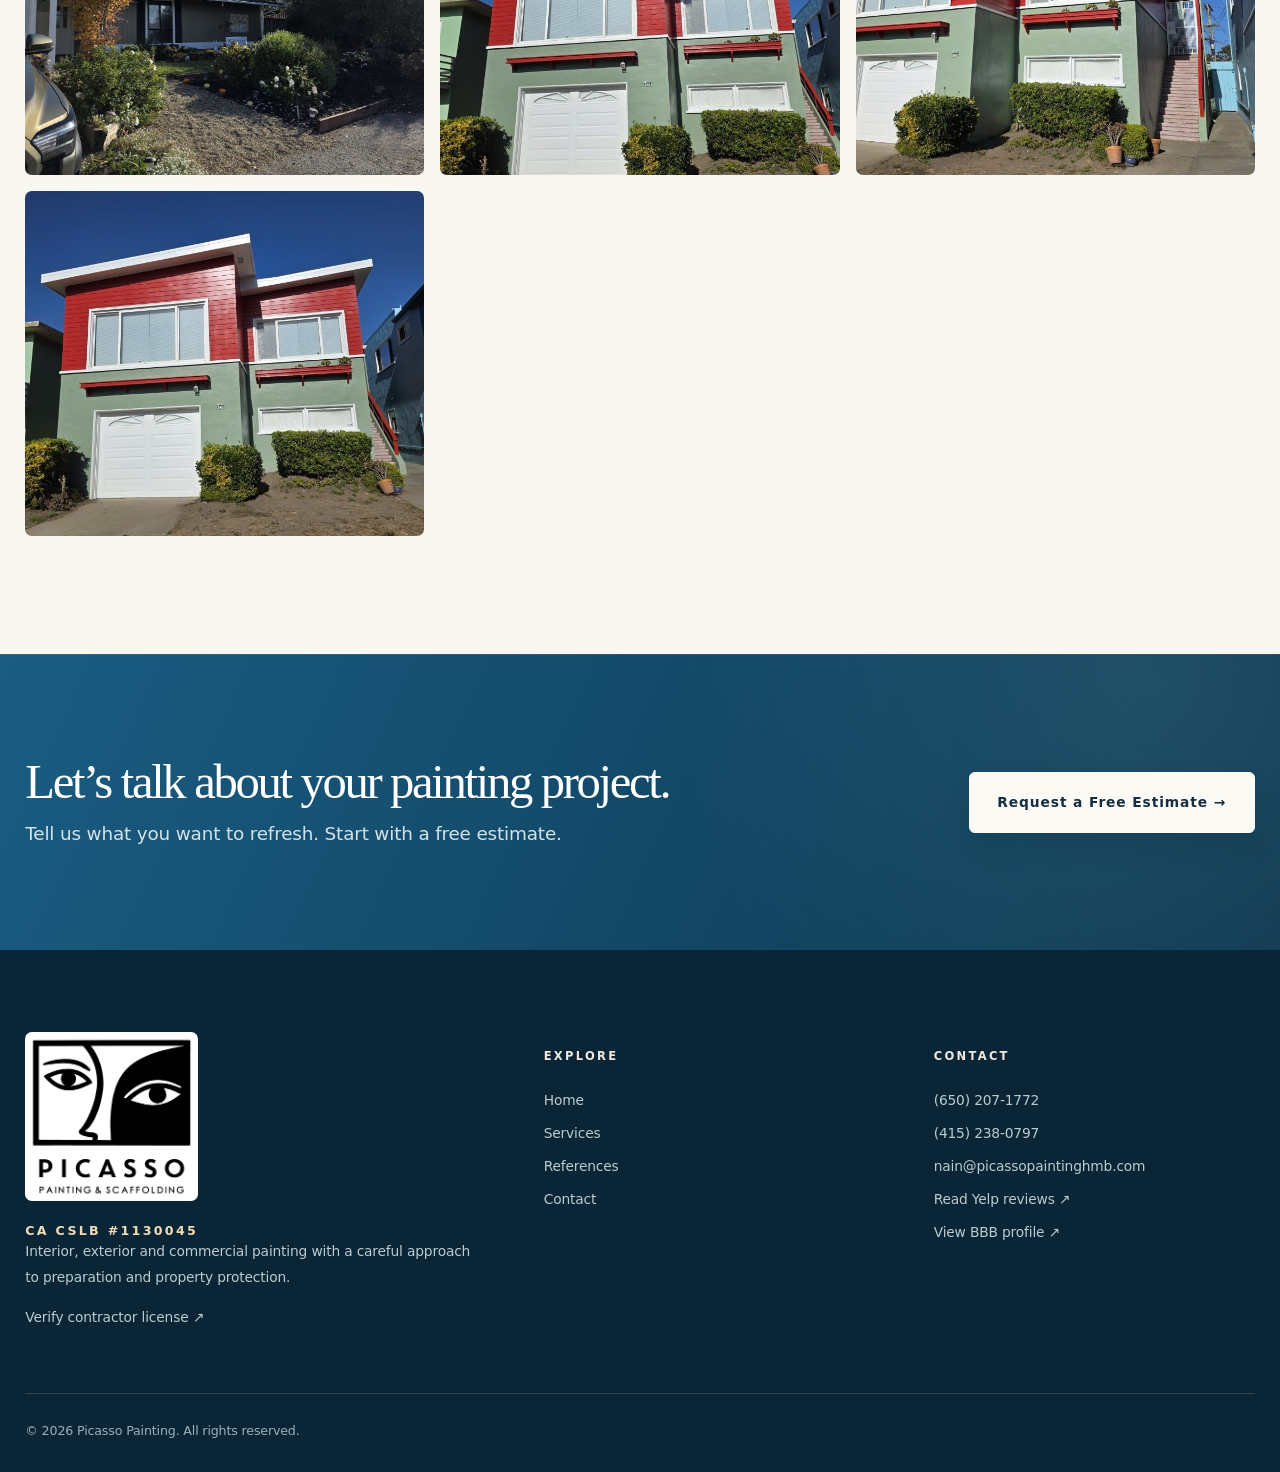
<file: galeria.html>
<!doctype html><html lang="en"><head><meta charset="utf-8"><meta name="viewport" content="width=device-width,initial-scale=1"><meta name="theme-color" content="#112b41"><meta name="robots" content="noindex,nofollow"><title>Project Gallery | Picasso Painting</title><meta name="description" content="Photos of recent residential painting projects by Picasso Painting."><meta property="og:title" content="Project Gallery | Picasso Painting"><meta property="og:description" content="Photos of recent residential painting projects by Picasso Painting."><meta property="og:type" content="website"><style>
:root{--navy:#112b41;--deep:#092435;--blue:#1766a7;--sea:#e8f1ed;--cream:#faf9f5;--white:#fff;--muted:#536976;--line:#d9e3e3;--gold:#b99b6d;--max:1190px}
*{box-sizing:border-box}html{scroll-behavior:smooth;scroll-padding-top:94px}body{margin:0;background:var(--cream);font:16px/1.65 system-ui,-apple-system,Segoe UI,sans-serif;color:var(--navy);overflow-x:hidden}a{color:inherit;text-decoration:none}img{display:block;max-width:100%}button,input,textarea,select{font:inherit}button{cursor:pointer} :focus-visible{outline:3px solid #4e9dd0;outline-offset:3px} .wrap{width:min(var(--max),calc(100% - 44px));margin:auto}h1,h2,h3,p{margin-top:0}h1,h2,h3{font-family:Georgia,'Times New Roman',serif;font-weight:400;letter-spacing:-.045em;line-height:1.12}h1{font-size:clamp(44px,5.8vw,78px)}h2{font-size:clamp(35px,4vw,55px)}h3{font-size:clamp(25px,2.7vw,33px)}p{color:var(--muted)}.eyebrow{font-size:11px;letter-spacing:.18em;text-transform:uppercase;font-weight:800;color:#467989;margin-bottom:15px;display:flex;gap:12px;align-items:center}.eyebrow:before{content:'';width:23px;height:1px;background:var(--gold)}.lead{font-size:clamp(17px,1.6vw,20px);line-height:1.75}.btn{display:inline-flex;align-items:center;justify-content:center;min-height:52px;padding:12px 22px;border:1px solid transparent;border-radius:4px;font-weight:800;font-size:13px;text-align:center;transition:.2s}.btn:hover{transform:translateY(-2px)}.primary{background:var(--blue);color:white}.primary:hover{background:#105083}.outline{border-color:#b6cad1;background:white}.outline:hover{background:#eaf3f5}.white{background:white;color:var(--navy)}.text-link{display:inline-flex;font-size:13px;font-weight:800;color:#1664a5;gap:9px;align-items:center}.text-link:after{content:'→';font-size:18px}.topline{background:var(--navy);color:#dce9ed;font-size:11px;padding:8px 0}.topline .wrap{display:flex;justify-content:space-between;gap:12px}.topline a:hover{text-decoration:underline}.head{position:sticky;top:0;z-index:30;background:rgba(250,249,245,.97);border-bottom:1px solid var(--line);backdrop-filter:blur(16px)}.header{display:flex;justify-content:space-between;align-items:center;min-height:83px;gap:24px}.brand{display:flex;align-items:center;gap:11px}.brand img{width:61px;height:44px;object-fit:contain}.brand-text{display:grid;line-height:1.1;color:var(--navy)}.brand-text strong{font-size:21px;letter-spacing:.14em}.brand-text small{font-size:10px;letter-spacing:.49em;font-weight:800;margin-top:5px}.nav{display:flex;gap:25px;align-items:center}.nav>a:not(.btn){font-size:12px;font-weight:800;color:#385266}.nav>a[aria-current=page]{color:var(--blue);border-bottom:2px solid var(--blue);padding-bottom:5px}.nav a:hover{color:#1766a7}.menu{display:none;background:white;border:1px solid var(--line);border-radius:4px;padding:9px 14px;font-size:20px}.hero{display:grid;grid-template-columns:1.05fr .95fr;align-items:center;gap:7%;padding:76px 0 95px}.hero h1{margin:0 0 21px}.hero h1 em{font-weight:400;color:var(--blue)}.hero p{max-width:590px}.actions{display:flex;flex-wrap:wrap;gap:12px}.hero-photo{height:500px;border-radius:155px 7px 7px 7px;background:linear-gradient(135deg,#dcebe5,#c8dbd8);overflow:hidden;box-shadow:0 20px 60px #112b411c;position:relative}.hero-photo img{width:100%;height:100%;object-fit:cover}.photo-caption{font-size:11px;color:#647b84;padding-top:9px}.hero-words{display:flex;flex-wrap:wrap;gap:17px;font-size:12px;color:#54727e;font-weight:700;margin-top:26px}.hero-words span:before{content:'✓';color:var(--blue);margin-right:7px}.strip{background:#fff;border-block:1px solid var(--line)}.strip-inner{display:grid;grid-template-columns:repeat(3,1fr)}.strip-item{padding:25px 24px;border-right:1px solid var(--line)}.strip-item:first-child{padding-left:0}.strip-item:last-child{border:0}.strip-item b{display:block;font-size:13px}.strip-item p{font-size:12px;margin:4px 0 7px}.strip-item a{font-size:12px;color:var(--blue);font-weight:750;text-decoration:underline}.section{padding:98px 0}.alt{background:#edf4f0}.dark{background:var(--navy);color:#fff}.dark h2,.dark h3{color:#fff}.dark p{color:#c5d7df}.section-head{display:flex;gap:35px;align-items:end;justify-content:space-between;margin-bottom:34px}.section-head h2{margin:0;max-width:740px}.section-head p{max-width:335px;margin:0}.cards{display:grid;grid-template-columns:repeat(3,minmax(0,1fr));gap:18px}.card{background:#fff;border:1px solid var(--line);padding:31px;display:flex;flex-direction:column;min-width:0}.card small{color:#54808d;letter-spacing:.14em;text-transform:uppercase;font-weight:850;font-size:10px}.card h3{margin:12px 0}.card p{font-size:14px;flex:1}.card .text-link{margin-top:10px}.reasons{display:grid;grid-template-columns:repeat(3,1fr);border-top:1px solid #ffffff33;border-left:1px solid #ffffff33;margin-top:32px}.reason{padding:28px;border-bottom:1px solid #ffffff33;border-right:1px solid #ffffff33}.reason b{font-size:15px}.reason p{font-size:13px;margin:8px 0 0}.reason .number{color:#bfd5dd;font:italic 29px Georgia;display:block;margin-bottom:16px}.process{display:grid;grid-template-columns:repeat(4,1fr);gap:22px}.process article{border-top:1px solid var(--line);padding-top:19px}.process b{color:#ae8e63;font:italic 30px Georgia}.process h3{font:700 16px system-ui;letter-spacing:0;margin:15px 0 9px}.process p{font-size:13px}.faq{max-width:850px;margin:auto;border-top:1px solid var(--line)}.faq details{border-bottom:1px solid var(--line)}.faq summary{padding:20px 0;cursor:pointer;font-weight:750;list-style:none;display:flex;justify-content:space-between;gap:20px}.faq summary:after{content:'+';font-size:25px;font-weight:300;color:var(--blue)}.faq details[open] summary:after{content:'−'}.faq summary::-webkit-details-marker{display:none}.faq p{font-size:14px;padding-bottom:14px;max-width:720px}.cta{background:#155c93;color:white;padding:65px 0}.cta-inner{display:flex;justify-content:space-between;align-items:center;gap:30px}.cta h2{color:#fff;margin:0 0 8px}.cta p{color:#dfebf1;margin:0}.footer{background:var(--deep);color:#d7e6e9;padding:55px 0 24px}.footer-grid{display:grid;grid-template-columns:1.4fr 1fr 1fr;gap:50px;border-bottom:1px solid #ffffff29;padding-bottom:35px}.footer h4{color:#fff;text-transform:uppercase;font-size:11px;letter-spacing:.13em}.footer p,.footer a{color:#b8cfd5;font-size:13px}.footer a{display:block;margin:6px 0}.footer .brand-text strong{color:#fff}.footer-bottom{font-size:11px;color:#9bb6bd;padding-top:20px}.page-hero{padding:73px 0 55px}.page-hero h1{max-width:870px;margin:0 0 21px}.page-hero p{max-width:730px}.feature{display:grid;grid-template-columns:.82fr 1.18fr;gap:9%;padding:63px 0;border-top:1px solid var(--line);align-items:start}.feature:nth-child(even){grid-template-columns:1.18fr .82fr}.feature:nth-child(even) .feature-copy{order:2}.feature h2{margin:8px 0 19px}.feature p{font-size:15px}.feature-list{background:#fff;border:1px solid var(--line);padding:30px}.feature-list h3{font-size:25px;margin:0 0 18px}.feature-list ul{margin:0;padding-left:19px;color:var(--muted)}.feature-list li{padding-bottom:9px;font-size:14px}.special-grid{display:grid;grid-template-columns:repeat(3,1fr);gap:13px}.special-grid div{background:white;padding:20px;border:1px solid var(--line);font-weight:700;font-size:14px}.ref-actions{display:flex;gap:10px;flex-wrap:wrap;margin:20px 0 30px}.filter{border:1px solid #bbccd1;background:#fff;padding:10px 16px;border-radius:3px;font-size:13px;font-weight:800;color:var(--navy)}.filter[aria-pressed=true]{background:var(--navy);color:white}.reference-grid{display:grid;grid-template-columns:repeat(3,1fr);gap:16px}.reference{background:#fff;border:1px solid var(--line);padding:27px}.reference small{color:#5a8390;font-size:11px;letter-spacing:.12em;text-transform:uppercase;font-weight:800}.reference h3{font-size:26px;margin:12px 0}.reference p{font-size:13px;margin-bottom:0}.notice{border-left:3px solid var(--gold);background:#fff;padding:19px 24px;margin:24px 0;color:var(--muted);font-size:13px}.contact-grid{display:grid;grid-template-columns:.85fr 1.15fr;gap:8%;align-items:start}.contact-phones{border-top:1px solid #cbdcd9;margin-top:27px}.contact-phones div{padding:16px 0;border-bottom:1px solid #cbdcd9}.contact-phones span{display:block;font-size:10px;font-weight:800;text-transform:uppercase;letter-spacing:.12em;color:#5e818b}.contact-phones a{font-size:21px;font-weight:800}.form-box{background:white;padding:34px;border:1px solid var(--line);box-shadow:0 15px 40px #112b410d}.form-box h2{font-size:36px}.fields{display:grid;grid-template-columns:1fr 1fr;gap:15px}.field{display:flex;flex-direction:column;gap:5px}.field.full{grid-column:1/-1}.field label{font-size:12px;font-weight:800}.field input,.field select,.field textarea{min-height:49px;width:100%;background:#fbfcfc;border:1px solid #bccfd5;padding:11px;border-radius:3px;color:var(--navy)}.field textarea{min-height:110px;resize:vertical}.field input:focus,.field textarea:focus,.field select:focus{border-color:#1664a5}.form-note{font-size:12px;margin:14px 0}.form-status{font-size:13px;font-weight:750;color:#8a5131;min-height:1.4em}.bot-field{position:absolute!important;left:-9999px!important}.mobile-cta{display:none}.review-flag{font-size:11px;background:#e7eee9;border-bottom:1px solid #d3e0db;color:#476675;padding:7px 0}.review-flag a{text-decoration:underline}.fineprint{font-size:12px;color:#718591}.detail-link{display:block;color:#12619a;font-size:13px;font-weight:800;margin-top:12px}.error{color:#a13d36}.success{color:#176a51}
@media(max-width:900px){.nav{gap:14px}.nav>a:not(.btn){font-size:11px}.hero{gap:4%}.cards,.reference-grid{grid-template-columns:repeat(2,1fr)}.footer-grid{gap:25px}}
@media(max-width:720px){body{padding-bottom:66px}.wrap{width:min(100% - 32px,var(--max))}.topline{display:none}.header{min-height:72px}.brand img{width:48px}.brand-text strong{font-size:17px}.brand-text small{font-size:8px}.menu{display:block}.nav{display:none;position:absolute;left:0;right:0;top:100%;background:var(--cream);padding:20px 16px 25px;border-bottom:1px solid var(--line);flex-direction:column;align-items:stretch;gap:15px;box-shadow:0 15px 20px #112b4115}.nav.open{display:flex}.nav>a:not(.btn){font-size:14px;padding:8px}.hero{grid-template-columns:1fr;gap:31px;padding:49px 0 60px}.hero h1{font-size:clamp(42px,11vw,60px)}.hero-photo{height:350px;border-top-left-radius:105px}.strip-inner{grid-template-columns:1fr}.strip-item{padding:17px 0;border-right:0;border-bottom:1px solid var(--line)}.strip-item:last-child{border:0}.section{padding:67px 0}.section-head{display:block}.section-head p{margin-top:16px}.cards,.reference-grid,.reasons,.process,.special-grid,.footer-grid{grid-template-columns:1fr}.reasons{border-left:0}.reason{border-left:1px solid #ffffff33}.cta-inner{display:block}.cta .btn{margin-top:23px}.feature,.feature:nth-child(even){grid-template-columns:1fr;gap:20px;padding:42px 0}.feature:nth-child(even) .feature-copy{order:0}.page-hero{padding:49px 0 30px}.contact-grid{grid-template-columns:1fr;gap:35px}.form-box{padding:23px}.fields{grid-template-columns:1fr}.mobile-cta{display:grid;grid-template-columns:1fr 1fr;position:fixed;bottom:0;left:0;right:0;z-index:55;background:#fff;box-shadow:0 -5px 20px #0b263823;gap:8px;padding:8px max(12px,env(safe-area-inset-left)) calc(8px + env(safe-area-inset-bottom))}.mobile-cta a{min-height:47px;padding:8px;font-size:12px}.footer{padding-bottom:35px}}
@media(prefers-reduced-motion:reduce){html{scroll-behavior:auto}*,*:before,*:after{animation-duration:.01ms!important;transition-duration:.01ms!important}}

/* ============================================================
   PICASSO PAINTING · COASTAL EDITORIAL PREMIUM REFINEMENT
   Visual-only enhancement. Existing HTML, copy, links and JS remain intact.
   ============================================================ */
:root{
  --navy:#142f42;
  --deep:#0b2535;
  --blue:#1b628d;
  --sea:#eaf0ec;
  --cream:#f8f7f2;
  --white:#ffffff;
  --muted:#566b75;
  --line:#dbe2de;
  --gold:#ae9168;
  --max:1216px;
  --premium-shadow:0 18px 52px rgba(18,46,61,.065);
  --premium-shadow-hover:0 25px 55px rgba(18,46,61,.12);
  --premium-serif:"Iowan Old Style","Baskerville","Palatino Linotype","Book Antiqua",Georgia,serif;
  --premium-sans:"Avenir Next","Segoe UI",system-ui,-apple-system,BlinkMacSystemFont,sans-serif;
}
body{
  background:var(--cream);
  color:var(--navy);
  font-family:var(--premium-sans);
  font-weight:400;
  letter-spacing:-.009em;
  -webkit-font-smoothing:antialiased;
  text-rendering:optimizeLegibility;
}
h1,h2,h3{font-family:var(--premium-serif);font-weight:400;line-height:1.11;letter-spacing:-.048em}
h1{font-size:clamp(46px,6.05vw,84px);line-height:1.055;letter-spacing:-.058em}
h2{font-size:clamp(37px,4.05vw,57px)}
h3{font-size:clamp(25px,2.5vw,34px);letter-spacing:-.04em}
p{color:var(--muted)}
.lead{font-size:clamp(17px,1.65vw,20px);line-height:1.83;letter-spacing:-.015em;color:#546874}
.eyebrow{
  font-size:10px;
  line-height:1.45;
  font-weight:800;
  letter-spacing:.22em;
  color:#547a83;
  gap:13px;
  margin-bottom:22px;
}
.eyebrow:before{width:30px;background:var(--gold);height:1px}
:focus-visible{outline:2px solid #246e9e;outline-offset:4px}
.review-flag{
  background:#edf0eb;
  border-bottom:1px solid #e0e5dc;
  color:#637477;
  font-size:10px;
  letter-spacing:.035em;
  padding:7px 0;
}
.topline{background:#102e42;color:#d6e3e6;padding:9px 0;font-size:11px;letter-spacing:.025em}
.topline .wrap{align-items:center}
.topline a{color:#f2f4f1;transition:color .2s ease}
.topline a:hover{color:#e3c99f}
.head{
  background:rgba(248,247,242,.955);
  border-bottom:1px solid rgba(114,144,151,.18);
  box-shadow:0 8px 32px rgba(16,43,59,.048);
  -webkit-backdrop-filter:blur(20px);
  backdrop-filter:blur(20px);
}
.header{min-height:93px;gap:32px}
.brand{gap:14px}
.brand img{width:65px;height:46px;object-fit:contain}
.brand-text strong{font-size:20px;font-weight:750;letter-spacing:.16em}
.brand-text small{font-size:9px;letter-spacing:.55em;font-weight:800;margin-top:6px}
.nav{gap:29px}
.nav>a:not(.btn){
  font-size:12px;
  font-weight:700;
  color:#425d6b;
  letter-spacing:.045em;
  position:relative;
  padding-bottom:0;
  border:0;
  transition:color .2s ease;
}
.nav>a:not(.btn):after{
  content:"";
  position:absolute;
  left:0;right:100%;bottom:-9px;
  height:1px;
  background:var(--gold);
  transition:right .25s ease;
}
.nav>a:not(.btn):hover:after,.nav>a[aria-current=page]:after{right:0}
.nav>a[aria-current=page]:not(.btn){color:var(--blue)}
.nav a:hover{color:var(--blue)}
.btn{
  min-height:53px;
  padding:13px 24px;
  border-radius:5px;
  font-size:12px;
  font-weight:800;
  letter-spacing:.065em;
  line-height:1.35;
  box-shadow:0 7px 18px rgba(13,48,72,.055);
  transition:background-color .25s ease,box-shadow .25s ease,transform .25s ease,border-color .25s ease,color .25s ease;
}
.btn:hover{transform:translateY(-2px);box-shadow:0 13px 25px rgba(13,48,72,.14)}
.primary{background:linear-gradient(125deg,#1b6a99,#16577d);border-color:#1b608b;color:#fff}
.primary:hover{background:linear-gradient(125deg,#165a82,#0d466a);border-color:#124c71}
.outline{background:rgba(255,255,255,.72);border-color:#bbccc9;color:var(--navy)}
.outline:hover{background:#fff;border-color:var(--gold)}
.white{background:#fcfaf5;color:var(--navy);border-color:#fcfaf5}
.white:hover{background:#fffdf9}
.text-link,.detail-link{
  color:#1b6088;
  font-size:12px;
  font-weight:800;
  letter-spacing:.035em;
  text-underline-offset:4px;
  transition:color .2s ease;
}
.text-link:hover,.detail-link:hover{color:#977744}
.text-link:after{font-size:17px;transition:transform .2s ease}
.text-link:hover:after{transform:translateX(4px)}
.hero{
  gap:8%;
  padding:clamp(75px,7.5vw,115px) 0 clamp(95px,8.7vw,132px);
  background:radial-gradient(ellipse at 30% 24%,rgba(255,255,255,.74),rgba(255,255,255,0) 65%);
}
.hero h1{max-width:690px;margin-bottom:27px}
.hero h1 em,.references-hero h1 em{color:var(--blue);font-style:italic}
.hero p{max-width:575px}
.hero .actions{margin-top:30px}
.hero-photo{
  height:clamp(480px,44vw,585px);
  border-radius:210px 9px 9px 9px;
  background:linear-gradient(140deg,#dce9e4,#c6d8d7);
  box-shadow:0 30px 75px rgba(16,49,68,.16),0 2px 8px rgba(16,49,68,.055);
  isolation:isolate;
}
.hero-photo:after{
  content:"";position:absolute;inset:0;
  pointer-events:none;
  background:linear-gradient(to bottom,transparent 60%,rgba(12,39,56,.11));
}
.hero-photo img{transition:transform .8s cubic-bezier(.2,.7,.2,1)}
.hero-photo:hover img{transform:scale(1.035)}
.photo-caption{color:#71858c;font-size:10px;letter-spacing:.02em;padding-top:13px}
.hero-words{margin-top:34px;gap:12px 24px;font-size:11px;font-weight:700;color:#5a7580}
.hero-words span:before{color:#96754c;margin-right:8px}
.strip{
  background:linear-gradient(115deg,#fffefb,#f9fbf8);
  border-block:1px solid var(--line);
}
.strip-item{padding:30px 32px;border-color:var(--line)}
.strip-item b{font-size:13px;letter-spacing:.005em;color:#203d4f}
.strip-item p{font-size:12px;line-height:1.7;margin:5px 0 8px}
.strip-item a{font-size:12px;color:var(--blue);text-underline-offset:3px}
.section{padding:clamp(80px,8vw,118px) 0}
.alt{background:#edf2ed}
.section-head{gap:40px;margin-bottom:40px}
.section-head h2{max-width:760px}
.section-head p{line-height:1.75}
.cards{gap:20px}
.card{
  border:1px solid #e0e5e0;
  border-radius:8px;
  padding:37px 35px 34px;
  background:linear-gradient(155deg,#fff 0%,#fff 75%,#fcfcfa 100%);
  box-shadow:var(--premium-shadow);
  position:relative;
  overflow:hidden;
  transition:transform .26s ease,box-shadow .26s ease,border-color .26s ease;
}
.card:before{
  content:"";position:absolute;left:35px;top:0;
  width:52px;height:2px;background:var(--gold);
}
.card:hover{transform:translateY(-5px);border-color:#d6dace;box-shadow:var(--premium-shadow-hover)}
.card small{font-size:10px;letter-spacing:.17em;font-weight:800;color:#64838c}
.card h3{margin:16px 0 15px}
.card p{line-height:1.85;font-size:14px}
.card .text-link{margin-top:15px}
.dark{
  background:
    radial-gradient(ellipse at 100% 0%,rgba(49,102,126,.24),transparent 54%),
    linear-gradient(130deg,#14384c 0%,#0f2f42 48%,#0b2637 100%);
  color:#fff;
}
.dark h2,.dark h3{color:#f8f8f3}
.dark p{color:#c8d7db}
.dark .eyebrow{color:#b5cbd0}
.dark .eyebrow:before{background:#d0ad75}
.reasons{margin-top:42px;border-color:rgba(234,242,243,.2)}
.reason{padding:37px 34px;border-color:rgba(234,242,243,.2)}
.reason .number{font:italic 34px var(--premium-serif);color:#dbc39a;margin-bottom:20px}
.reason b{font-size:15px;font-weight:700;color:#f7f7f2}
.reason p{font-size:13px;line-height:1.8;margin-top:10px}
.process{gap:28px}
.process article{border-top:1px solid #cddad8;padding-top:24px}
.process b{color:var(--gold);font:italic 37px var(--premium-serif)}
.process h3{
  margin:20px 0 10px;
  font-family:var(--premium-sans);
  font-size:15px;
  font-weight:800;
  line-height:1.45;
  letter-spacing:.01em;
}
.process p{font-size:13px;line-height:1.8}
.faq{border-top-color:#cbd9d6}
.faq details{border-bottom-color:#cbd9d6}
.faq summary{
  padding:25px 0;
  font-size:15px;
  font-weight:700;
  color:#264559;
  transition:color .2s ease;
}
.faq summary:hover,.faq details[open] summary{color:var(--blue)}
.faq summary:after{color:#9a7b52}
.faq p{line-height:1.86}
.cta{
  background:
    radial-gradient(circle at 90% 10%,rgba(110,159,177,.18),transparent 40%),
    linear-gradient(115deg,#1a5c82,#10425e 70%,#0e374f);
  padding:clamp(67px,6.8vw,94px) 0;
  border-top:1px solid rgba(255,255,255,.1);
}
.cta h2{color:#fff;font-size:clamp(35px,3.8vw,53px)}
.cta p{color:#d5e3e8;line-height:1.8}
.cta .white{box-shadow:0 12px 25px rgba(6,25,35,.14)}
.footer{
  background:#0a2535;
  color:#e0e9e9;
  padding:71px 0 26px;
}
.footer-grid{gap:60px;border-bottom-color:rgba(225,236,235,.16);padding-bottom:48px}
.footer h4{font-size:10px;letter-spacing:.2em;font-weight:800;color:#eee9df;margin-bottom:18px}
.footer p,.footer a{color:#bbccd0;font-size:12px;line-height:1.9}
.footer a{transition:color .2s ease}
.footer a:hover{color:#e1c39a}
.footer-bottom{color:#9bb1b8;padding-top:24px;font-size:11px}
.page-hero{
  padding:clamp(75px,7.2vw,105px) 0 clamp(57px,6vw,78px);
  background:radial-gradient(ellipse at 0% 0%,rgba(255,255,255,.6),transparent 75%);
}
.page-hero h1{max-width:950px;margin-bottom:27px}
.page-hero p{max-width:750px}
.feature{gap:9%;padding:clamp(68px,7vw,100px) 0;border-top-color:#d8e0dd}
.feature h2{margin:10px 0 24px}
.feature p{font-size:15px;line-height:1.88}
.feature .btn{margin-top:13px}
.feature-list{
  background:linear-gradient(155deg,#fff,#fdfdfb);
  border:1px solid #dde4de;
  border-radius:9px;
  box-shadow:var(--premium-shadow);
  padding:43px 43px 36px;
  position:relative;
}
.feature-list:before{content:"";position:absolute;left:43px;top:0;background:var(--gold);width:63px;height:2px}
.feature-list h3{font-size:29px;margin-bottom:24px}
.feature-list li{font-size:14px;line-height:1.72;padding-bottom:12px}
.feature-list li::marker{color:#b59566}
.special-grid{gap:15px}
.special-grid div{
  border:1px solid #dfe5df;
  border-radius:6px;
  padding:24px 22px;
  background:rgba(255,255,255,.9);
  box-shadow:0 8px 26px rgba(16,50,61,.035);
  font-size:14px;
  font-weight:650;
  line-height:1.55;
}
.notice{
  background:#fffdfa;
  border-left:3px solid var(--gold);
  box-shadow:0 10px 30px rgba(23,51,61,.045);
  border-radius:0 6px 6px 0;
  padding:23px 28px;
}
.contact-grid{gap:9%}
.contact-phones{border-top-color:#d0ded7;margin-top:35px}
.contact-phones div{padding:20px 0;border-bottom-color:#d0ded7}
.contact-phones span{font-size:10px;letter-spacing:.15em;color:#5e8083}
.contact-phones a{
  font-size:25px;
  font-family:var(--premium-serif);
  font-weight:500;
  letter-spacing:-.025em;
  transition:color .2s ease;
}
.contact-phones a:hover{color:var(--blue)}
.form-box{
  padding:clamp(29px,3.25vw,48px);
  border:1px solid #dce4df;
  border-radius:10px;
  background:#fff;
  box-shadow:0 25px 65px rgba(19,53,69,.09);
}
.form-box h2{font-size:clamp(31px,3.3vw,44px);margin-bottom:18px}
.fields{gap:18px}
.field{gap:8px}
.field label{font-weight:750;font-size:12px;color:#345366}
.field input,.field select,.field textarea{
  background:#fcfdfb;
  border:1px solid #cddbd5;
  border-radius:5px;
  padding:12px 14px;
  color:var(--navy);
  transition:border-color .2s ease,box-shadow .2s ease;
}
.field input:not([type=checkbox]):focus,.field select:focus,.field textarea:focus{
  border-color:var(--blue);
  box-shadow:0 0 0 3px rgba(27,98,141,.09);
  outline:none;
}
.field input[type=checkbox]{accent-color:var(--blue)}
.form-note{color:#6d7e83;line-height:1.7}
.fineprint{color:#71838b;line-height:1.75}
.ref-actions{gap:11px}
.filter{border-color:#c4d2cc;border-radius:5px;letter-spacing:.02em;transition:background-color .2s ease,color .2s ease,border-color .2s ease}
.filter:hover{border-color:var(--gold);background:#fffdf7}
.filter[aria-pressed=true]{background:var(--navy);border-color:var(--navy);color:#fff}
.reference-stats{border-color:#d6e0da;margin-top:45px}
.reference-stats>div+div{border-left-color:#d6e0da}
.reference-stats strong{font-family:var(--premium-serif);font-size:clamp(28px,3.5vw,45px);color:var(--navy)}
.reference-stats span{color:#60767c;letter-spacing:.02em;font-size:12px}
.reference-section{padding-top:clamp(75px,7vw,104px)}
.directory-controls{
  background:linear-gradient(145deg,#fff,#fdfdfb);
  border:1px solid #dce4de;
  border-radius:9px;
  padding:30px 31px 17px;
  box-shadow:0 15px 45px rgba(17,48,62,.06);
}
.directory-field label{color:#345466;letter-spacing:.035em}
.directory-field input,.directory-field select{
  background:#fcfdfb;
  border:1px solid #c8d6d1;
  border-radius:5px;
  height:53px;
  transition:border-color .2s ease,box-shadow .2s ease;
}
.directory-field input:focus,.directory-field select:focus{
  border-color:var(--blue);
  outline:none;
  box-shadow:0 0 0 3px rgba(27,98,141,.09);
}
.directory-controls .filter{border-radius:5px;font-size:12px;min-height:42px}
.directory-summary{border-top-color:#e0e7e0;padding-top:15px}
.reset-button{color:var(--blue);text-underline-offset:4px}
.reference-grid{gap:19px}
.reference{
  border:1px solid #e0e6e1;
  border-radius:8px;
  padding:29px 28px 23px;
  background:#fff;
  box-shadow:0 9px 30px rgba(16,46,62,.047);
  transition:transform .24s ease,box-shadow .24s ease,border-color .24s ease;
}
.reference:hover{
  transform:translateY(-3px);
  border-color:#c7d6ce;
  box-shadow:0 21px 43px rgba(16,46,62,.105);
}
.reference .record-type{background:#edf3f5;color:#185b82;border-radius:3px;padding:5px 9px}
.reference .record-location{color:#5e8184}
.reference .record-number{color:#71898c}
.reference h3{font-family:var(--premium-serif);font-size:clamp(22px,2vw,28px);letter-spacing:-.037em}
.reference .record-work{font-size:13px;line-height:1.83;color:#66787c}
.reference .record-bottom{border-top-color:#e5e9e5;padding-top:16px}
.record-bottom a{color:var(--blue);text-underline-offset:4px}
.ref-empty{border:1px solid #dbe2dc;border-radius:8px;padding:65px 30px}
.reference-disclosure{
  background:#e7ede8;
  border-top:2px solid #b6a17c;
  border-radius:0 0 7px 7px;
  padding:34px;
  gap:30px;
}
.reference-disclosure h3{font-family:var(--premium-sans);font-size:14px}
.reference-disclosure p{line-height:1.8}
.reference-help-inner{gap:50px}
.mobile-cta a{box-shadow:none}
@media(max-width:1000px){
  .nav{gap:15px}
  .header{gap:18px}
  .hero{gap:5%}
  .hero-photo{height:480px}
  .feature-list{padding:33px 30px}
  .feature-list:before{left:30px}
}
@media(max-width:720px){
  body{padding-bottom:73px}
  .wrap{width:min(100% - 34px,var(--max))}
  .header{min-height:77px}
  .brand img{width:52px;height:40px}
  .brand-text strong{font-size:17px}
  .brand-text small{font-size:8px;letter-spacing:.49em}
  .menu{background:#fff;border:1px solid #cedad4;border-radius:5px;color:var(--navy);padding:8px 13px}
  .nav{
    background:rgba(248,247,242,.99);
    border-color:#dbe4de;
    box-shadow:0 18px 36px rgba(10,39,54,.12);
    padding:22px 18px 28px;
    gap:15px;
  }
  .nav>a:not(.btn){font-size:14px;padding:9px;letter-spacing:.02em}
  .nav>a:not(.btn):after{bottom:3px;left:9px;right:100%}
  .nav>a[aria-current=page]:after{right:75%}
  .hero{gap:39px;padding:62px 0 76px}
  .hero h1{font-size:clamp(45px,10.7vw,65px)}
  .hero-photo{height:380px;border-top-left-radius:135px}
  .hero .actions{margin-top:25px}
  .hero-words{margin-top:26px}
  .section{padding:75px 0}
  .section-head{margin-bottom:31px}
  .section-head p{margin-top:17px}
  .cards,.reference-grid,.reasons,.process,.special-grid,.footer-grid{grid-template-columns:1fr}
  .card{padding:31px 28px}
  .card:before{left:28px}
  .reason{padding:29px 27px}
  .process{gap:23px}
  .page-hero{padding:59px 0 46px}
  .page-hero h1{font-size:clamp(44px,10vw,64px)}
  .feature,.feature:nth-child(even){padding:55px 0;gap:25px}
  .feature-list{padding:32px 28px}
  .feature-list:before{left:28px}
  .feature-list h3{font-size:27px}
  .special-grid{gap:12px}
  .special-grid div{padding:20px 22px}
  .form-box{padding:28px 23px}
  .contact-grid{gap:40px}
  .footer{padding:58px 0 40px}
  .footer-grid{gap:23px;padding-bottom:33px}
  .cta{padding:70px 0}
  .reference-stats{margin-top:32px}
  .reference-section{padding-top:64px}
  .directory-controls{padding:23px 18px 15px}
  .directory-fields{grid-template-columns:1fr}
  .reference{padding:25px 23px 21px}
  .reference-grid{gap:14px}
  .reference-disclosure{padding:26px 23px}
  .mobile-cta{
    background:rgba(255,255,253,.98);
    border-top:1px solid #d8e2da;
    box-shadow:0 -6px 25px rgba(8,38,57,.13);
    gap:9px;
    padding:9px max(12px,env(safe-area-inset-left)) calc(9px + env(safe-area-inset-bottom));
  }
  .mobile-cta a{min-height:48px;font-size:11px;letter-spacing:.04em}
}
@media(max-width:390px){
  .hero-photo{height:315px;border-top-left-radius:100px}
  .hero h1{font-size:43px}
  .page-hero h1{font-size:43px}
  .hero-words{gap:8px 14px}
  .actions .btn{width:100%}
  .cta .btn{width:100%}
}
@media(prefers-reduced-motion:reduce){
  .btn,.card,.reference,.hero-photo img,.text-link:after{transition:none!important}
  .card:hover,.reference:hover,.btn:hover,.hero-photo:hover img{transform:none!important}
}


/* License number: readable contrast on the dark footer, in every viewport. */
.footer .brand-text small{
  color:#f0dcb9;
  font-size:11px;
  letter-spacing:.18em;
  font-weight:800;
}

</style><link rel="stylesheet" href="ajustes.css"></head><body data-page="galeria"><div class="topline"><div class="wrap"><span><a class="area" href="https://www.google.com/maps/place/San+Francisco+Bay+Area,+CA" target="_blank" rel="noopener noreferrer"><svg viewBox="0 0 24 24" fill="currentColor" aria-hidden="true"><path d="M12 2a7 7 0 0 0-7 7c0 5.2 7 13 7 13s7-7.8 7-13a7 7 0 0 0-7-7zm0 9.5A2.5 2.5 0 1 1 12 6.5a2.5 2.5 0 0 1 0 5z"/></svg>Painting &amp; Scaffolding · San Francisco Bay Area</a></span><span><a class="call" href="tel:+16502071772"><svg viewBox="0 0 24 24" fill="currentColor" aria-hidden="true"><path d="M6.6 10.8a15.1 15.1 0 0 0 6.6 6.6l2.2-2.2a1 1 0 0 1 1-.25c1.1.37 2.3.57 3.6.57a1 1 0 0 1 1 1V20a1 1 0 0 1-1 1A17 17 0 0 1 3 4a1 1 0 0 1 1-1h3.5a1 1 0 0 1 1 1c0 1.25.2 2.45.57 3.57a1 1 0 0 1-.25 1z"/></svg>(650) 207-1772</a><a class="call" href="tel:+14152380797"><svg viewBox="0 0 24 24" fill="currentColor" aria-hidden="true"><path d="M6.6 10.8a15.1 15.1 0 0 0 6.6 6.6l2.2-2.2a1 1 0 0 1 1-.25c1.1.37 2.3.57 3.6.57a1 1 0 0 1 1 1V20a1 1 0 0 1-1 1A17 17 0 0 1 3 4a1 1 0 0 1 1-1h3.5a1 1 0 0 1 1 1c0 1.25.2 2.45.57 3.57a1 1 0 0 1-.25 1z"/></svg>(415) 238-0797</a></span></div></div><header class="head"><div class="wrap header"><a class="brand" href="index.html" aria-label="Picasso Painting Home"><img class="logo" src="img/logo-horizontal.png" alt="Picasso Painting &amp; Scaffolding" width="760" height="160"></a><button class="menu" type="button" aria-label="Toggle navigation" aria-expanded="false" aria-controls="main-nav">☰</button><nav class="nav" id="main-nav" aria-label="Main navigation"><a href="index.html">Home</a><div class="nav-drop"><a href="servicios.html">Services</a><div class="nav-sub"><a href="servicios.html#painting">Painting</a><a href="servicios.html#scaffolding">Scaffolding</a></div></div><a href="referencias.html">References</a><a href="galeria.html" aria-current="page">Gallery</a><a href="contacto.html">Contact</a><a class="btn primary" href="contacto.html#estimate">Free Estimate</a></nav></div></header><main id="main">
<section class="wrap page-hero"><div class="eyebrow">Project gallery</div><h1>Our recent work.</h1><p class="lead">Photos from recent painting projects. Select any photo to see it full size.</p></section>
<section class="section"><div class="wrap"><div class="gal-grid" data-gal-grid></div></div></section>
</main><section class="cta"><div class="wrap cta-inner"><div><h2>Let’s talk about your painting project.</h2><p>Tell us what you want to refresh. Start with a free estimate.</p></div><a class="btn white" href="contacto.html#estimate">Request a Free Estimate →</a></div></section><footer class="footer"><div class="wrap"><div class="footer-grid"><div><img class="footer-logo" src="img/logo-pie.png" alt="Picasso Painting &amp; Scaffolding" width="360" height="353" loading="lazy"><div class="brand-text"><small>CA CSLB #1130045</small></div><p>Interior, exterior and commercial painting with a careful approach to preparation and property protection.</p><a href="https://www.cslb.ca.gov/OnlineServices/CheckLicenseII/LicenseDetail.aspx?LicNum=1130045" target="_blank" rel="noopener noreferrer">Verify contractor license ↗</a></div><div><h4>Explore</h4><a href="index.html">Home</a><a href="servicios.html">Services</a><a href="referencias.html">References</a><a href="contacto.html">Contact</a></div><div><h4>Contact</h4><a href="tel:+16502071772">(650) 207-1772</a><a href="tel:+14152380797">(415) 238-0797</a><a href="mailto:nain@picassopaintinghmb.com">nain@picassopaintinghmb.com</a><a href="https://www.yelp.com/biz/picasso-painting-el-granada" target="_blank" rel="noopener noreferrer">Read Yelp reviews ↗</a><a href="https://www.bbb.org/us/ca/moss-beach/profile/painting-contractors/picasso-painting-1116-972477" target="_blank" rel="noopener noreferrer">View BBB profile ↗</a></div></div><div class="footer-bottom">© 2026 Picasso Painting. All rights reserved.</div></div></footer><div class="mobile-cta"><a class="btn outline" href="tel:+16502071772">Call Now</a><a class="btn primary" href="contacto.html#estimate">Free Estimate</a></div><script>
(function(){
const toggle=document.querySelector('.menu'),nav=document.querySelector('.nav');
if(toggle&&nav){toggle.addEventListener('click',()=>{const on=nav.classList.toggle('open');toggle.setAttribute('aria-expanded',String(on));});document.addEventListener('keydown',e=>{if(e.key==='Escape'){nav.classList.remove('open');toggle.setAttribute('aria-expanded','false');}});}
const filters=document.querySelectorAll('.filter'),items=document.querySelectorAll('.reference');
filters.forEach(button=>button.addEventListener('click',()=>{filters.forEach(f=>f.setAttribute('aria-pressed',String(f===button)));items.forEach(item=>{item.hidden=button.dataset.filter!=='all'&&!item.dataset.category.split(' ').includes(button.dataset.filter);});}));
const form=document.querySelector('#estimate-form');
if(form){
const endpoint=''; /* Add verified HTTPS submission endpoint and spam protection before launch. */
const status=document.querySelector('#form-status'),submit=form.querySelector('[type=submit]');
if(!endpoint){submit.disabled=true;submit.textContent='Online Requests Not Yet Available';submit.title='Please call Picasso Painting to request an estimate.';}
form.addEventListener('submit',async e=>{
e.preventDefault();
if(!form.reportValidity())return;
if(form.elements.company_site.value)return;
if(!endpoint){status.textContent='Online estimate requests are not connected yet. Please call us using the number shown here.';status.className='form-status error';return;}
if(!/^https:\/\//.test(endpoint)){status.textContent='Form configuration needs a secure URL.';status.className='form-status error';return;}
submit.disabled=true;status.textContent='Sending...';status.className='form-status';
try{
const response=await fetch(endpoint,{method:'POST',body:new FormData(form),headers:{Accept:'application/json'}});
if(!response.ok)throw Error('Request failed');
form.reset();status.textContent='Thank you. Your request has been received.';status.className='form-status success';
window.dataLayer=window.dataLayer||[];window.dataLayer.push({event:'estimate_submitted'});
}catch(err){status.textContent='Your request was not sent. Please call us instead.';status.className='form-status error';}
finally{submit.disabled=false;}
});
}
document.querySelectorAll('a[href^="tel:"]').forEach(a=>a.addEventListener('click',()=>{window.dataLayer=window.dataLayer||[];window.dataLayer.push({event:'phone_click',location:document.body.dataset.page});}));
document.querySelectorAll('a[href*="contacto.html"]').forEach(a=>a.addEventListener('click',()=>{window.dataLayer=window.dataLayer||[];window.dataLayer.push({event:'estimate_click',location:document.body.dataset.page});}));
})();
</script><script src="galeria.js"></script></body></html>
</file>
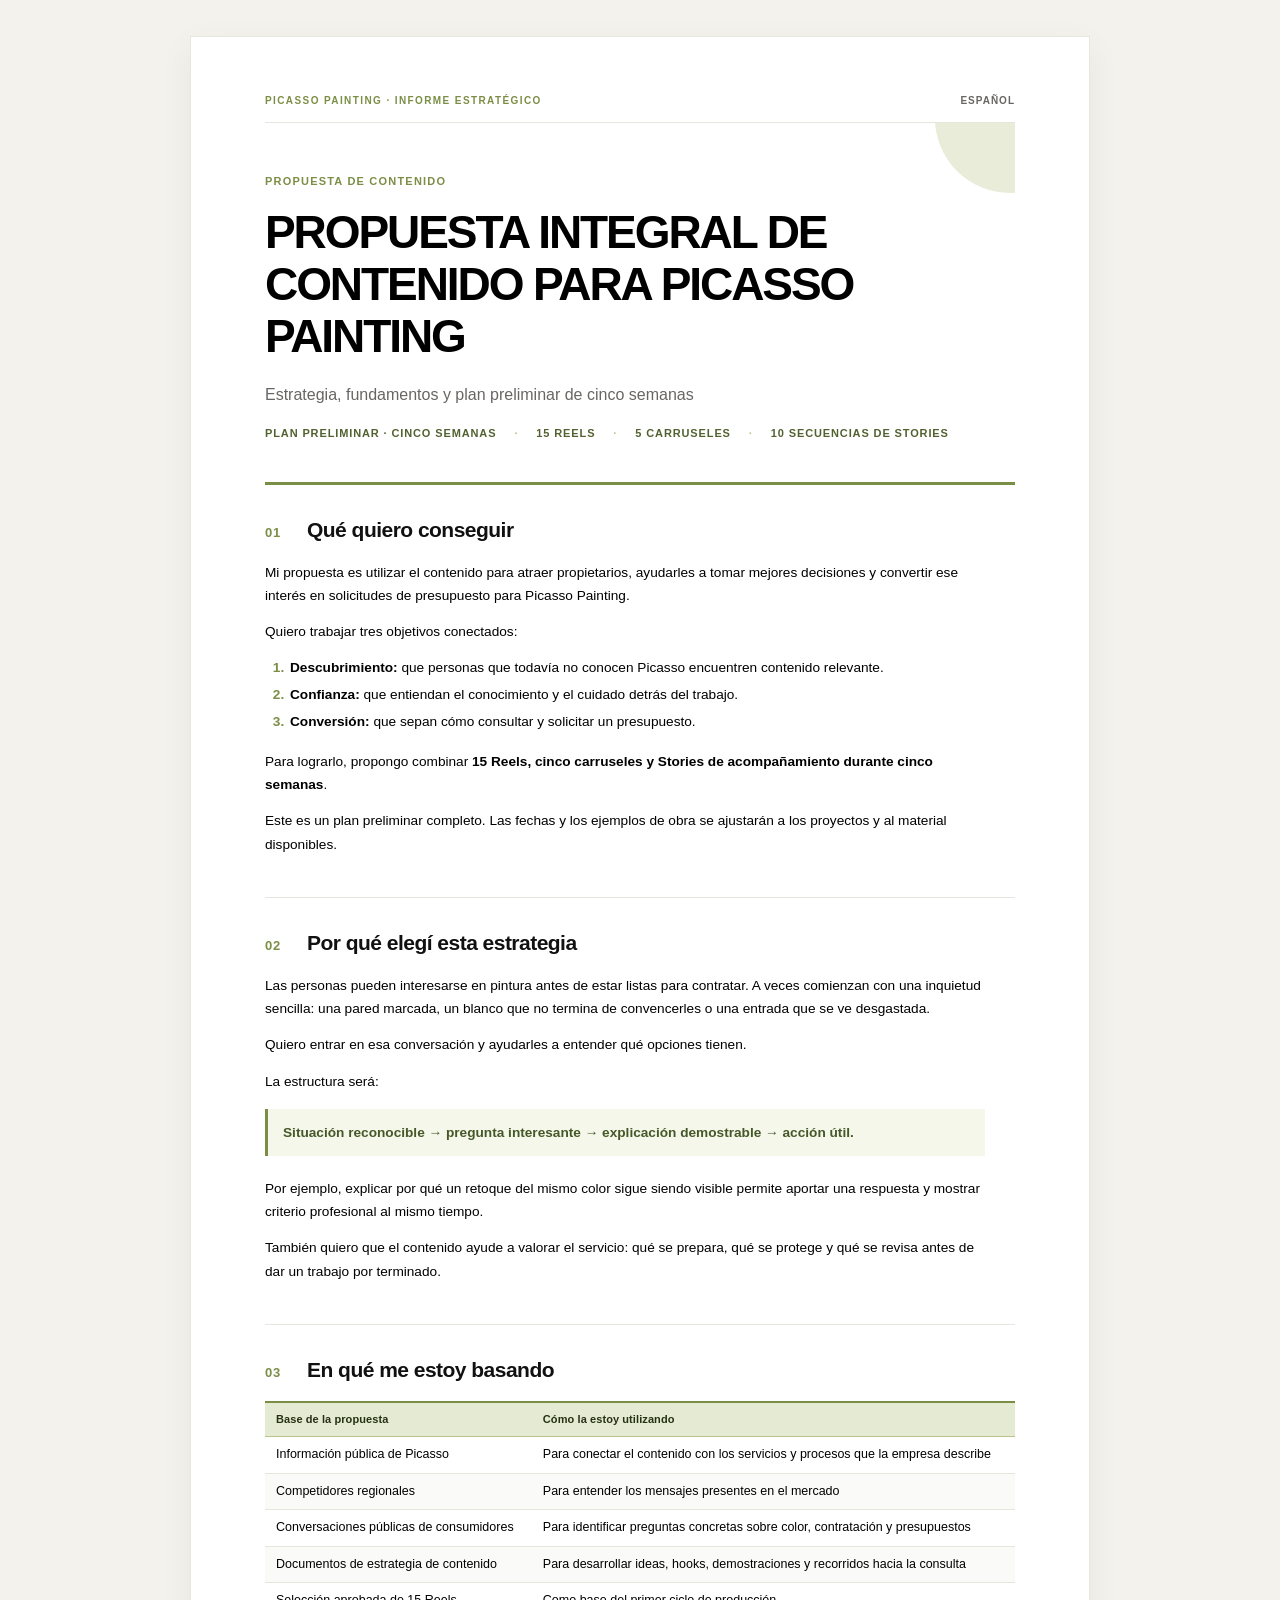
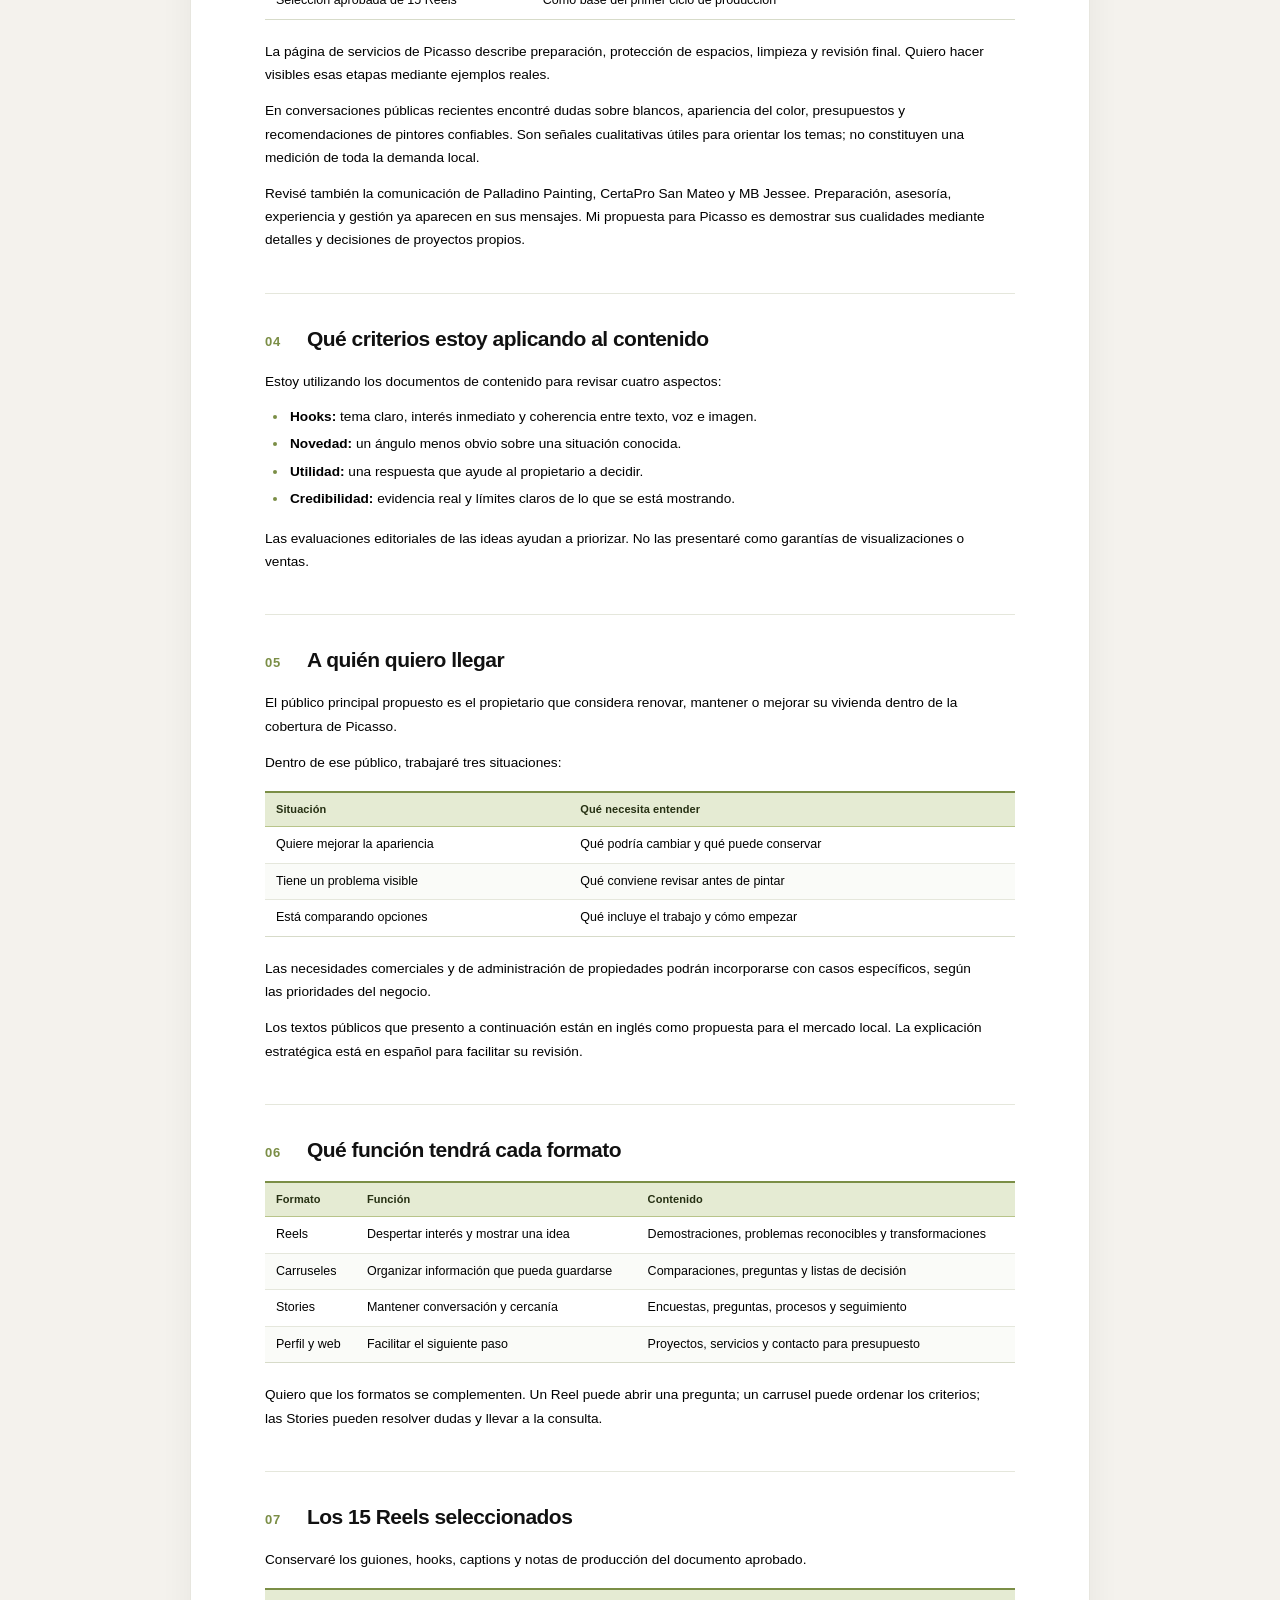
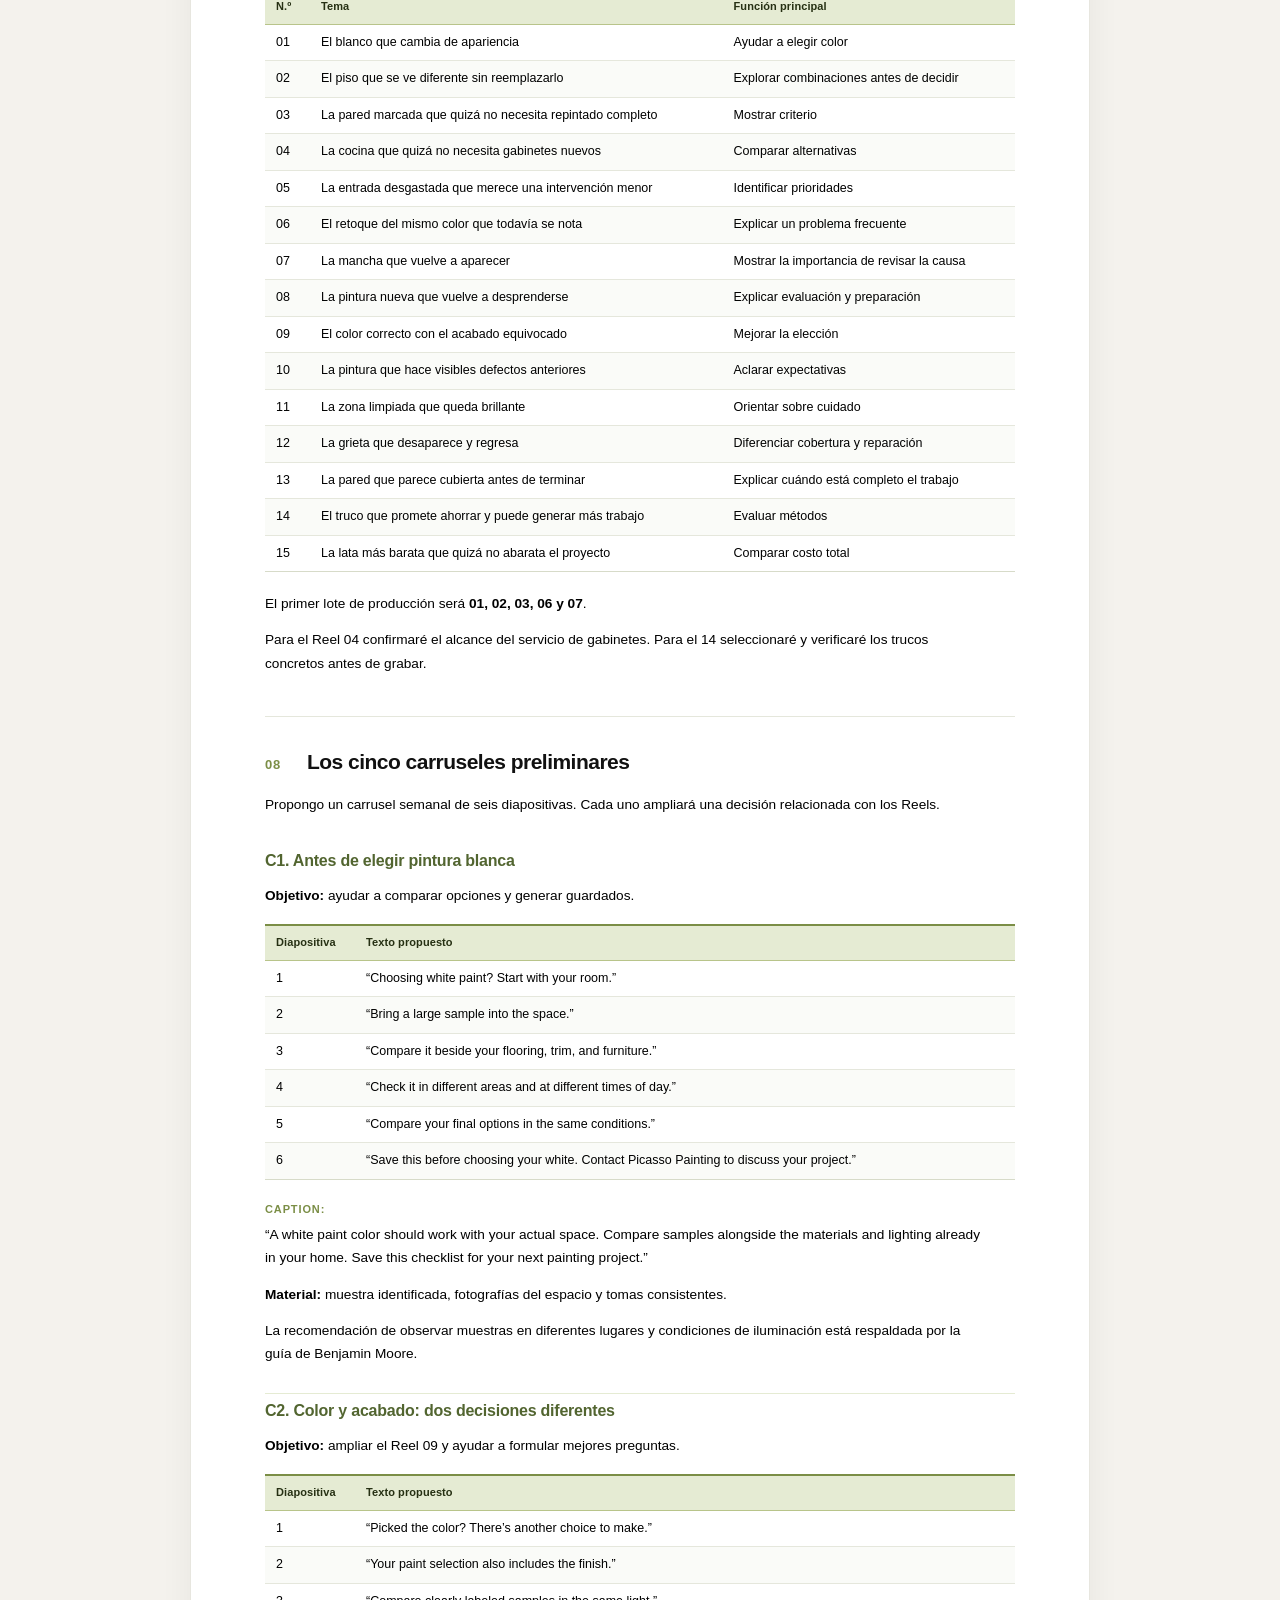
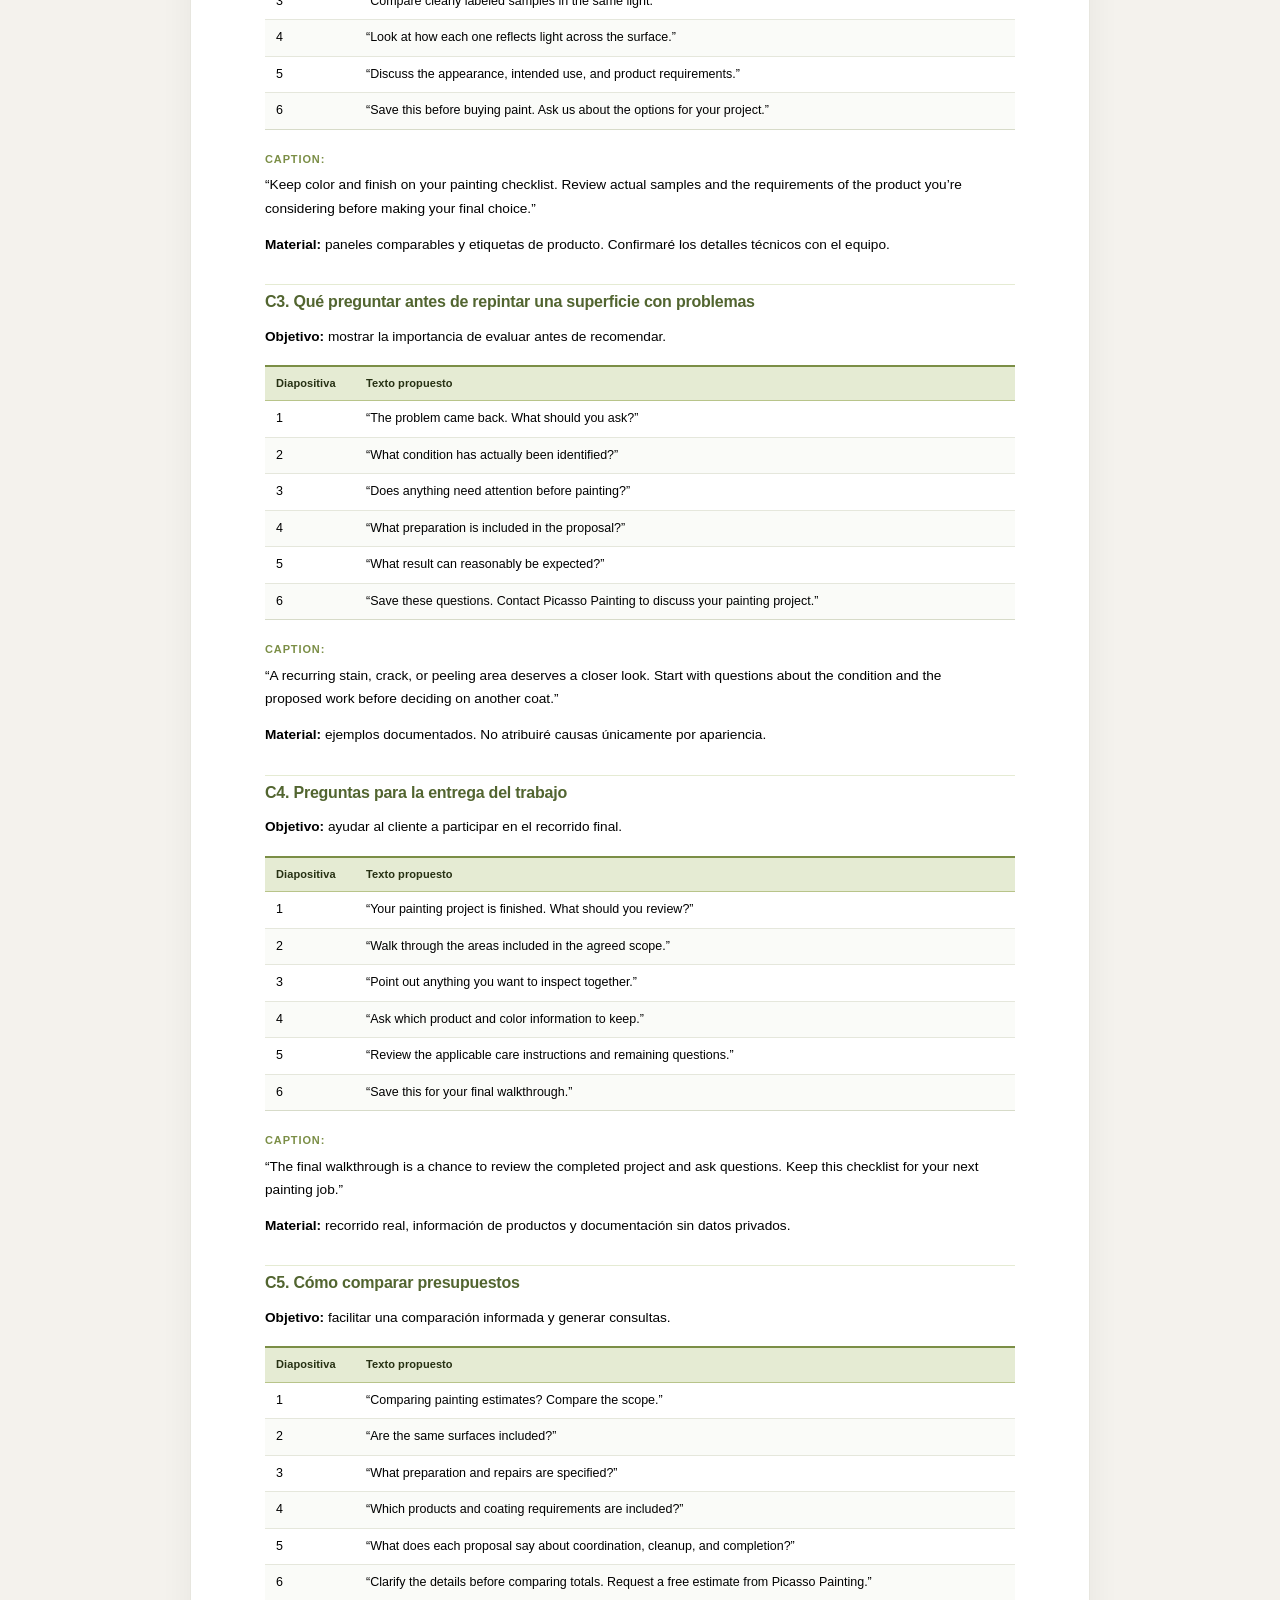
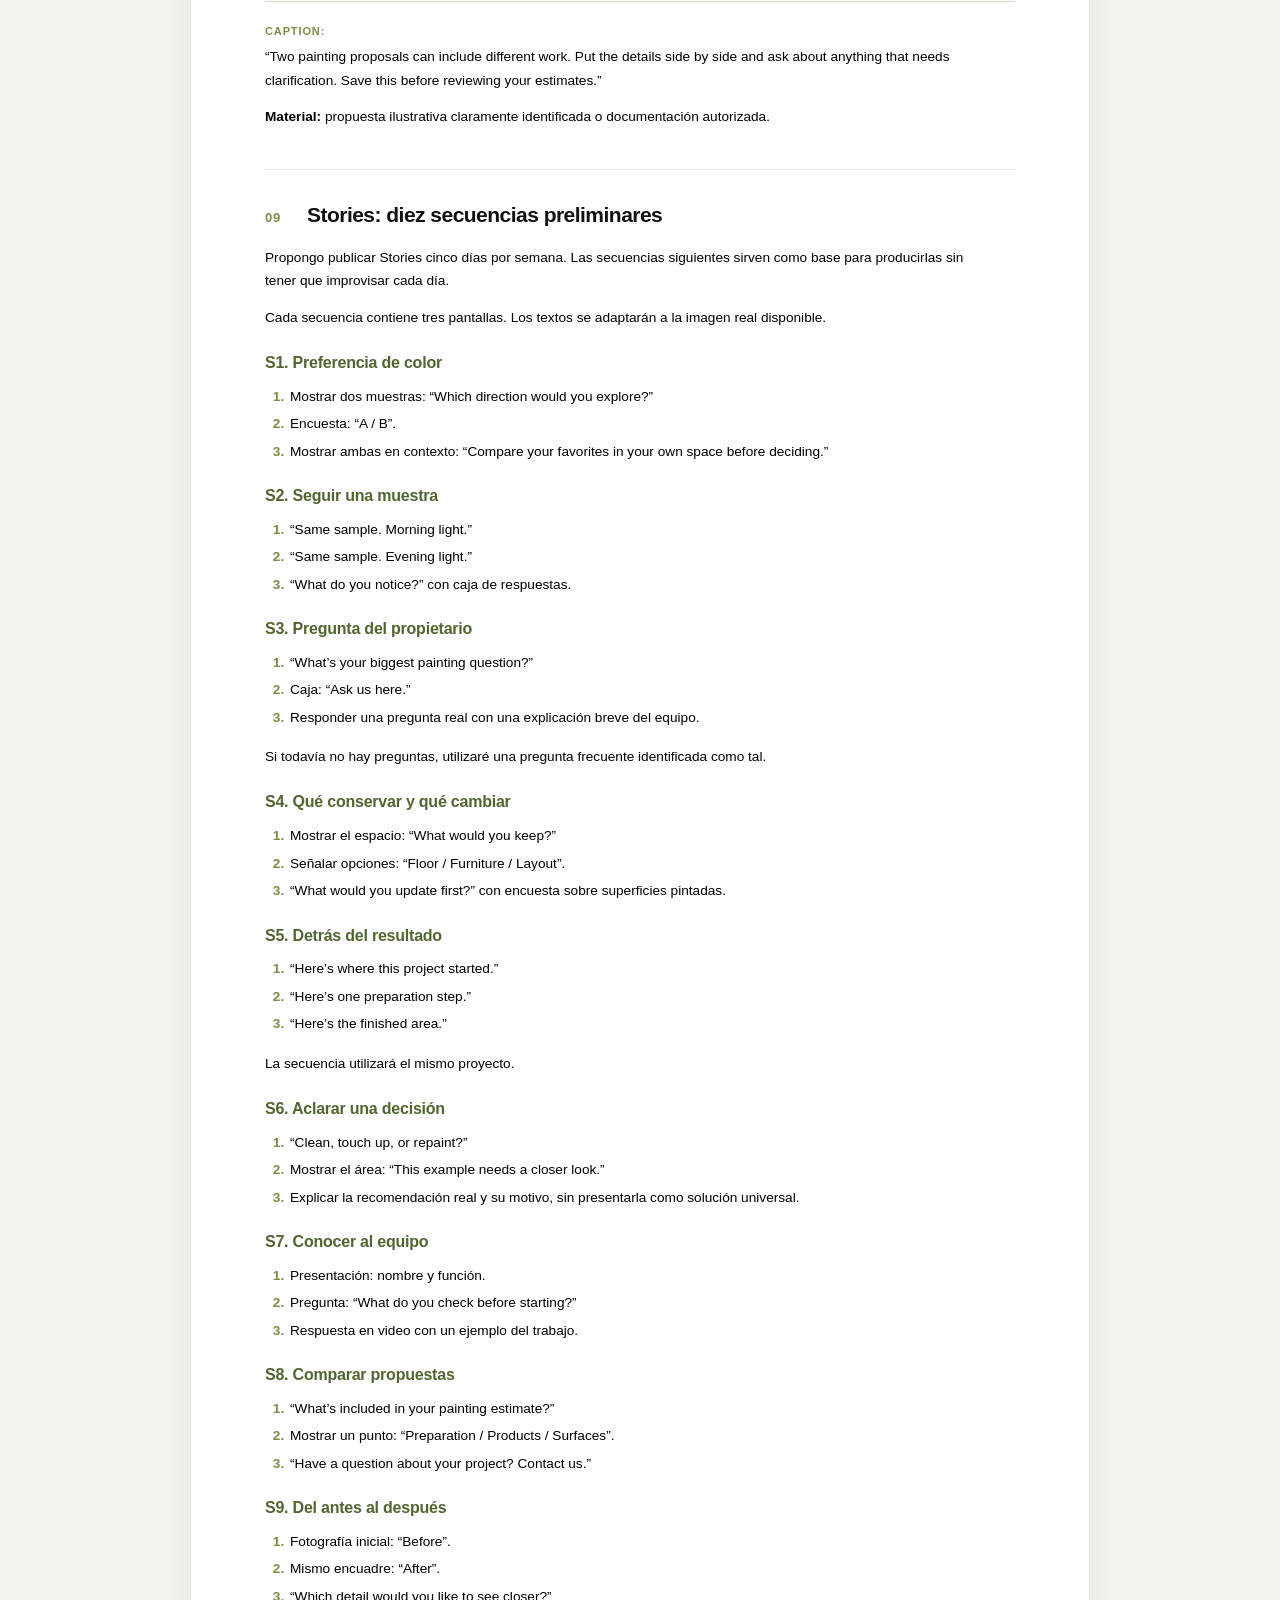
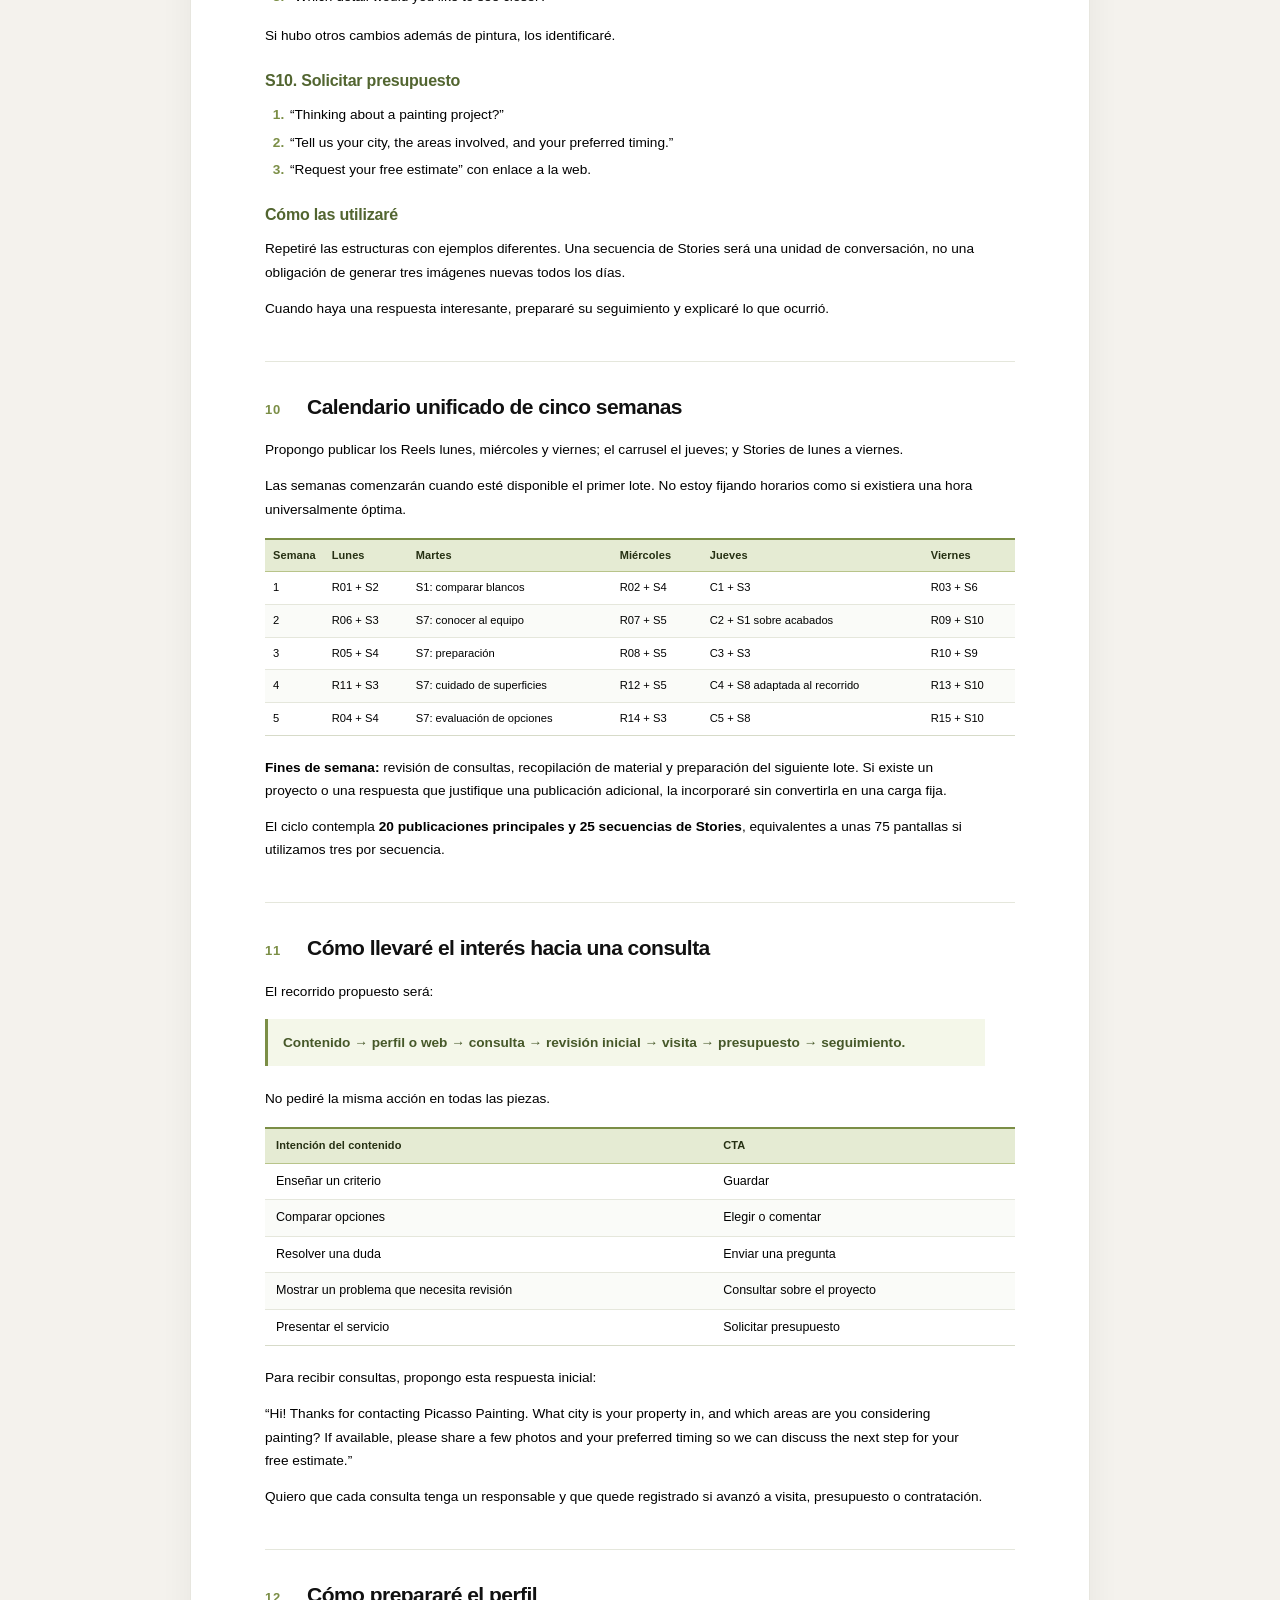
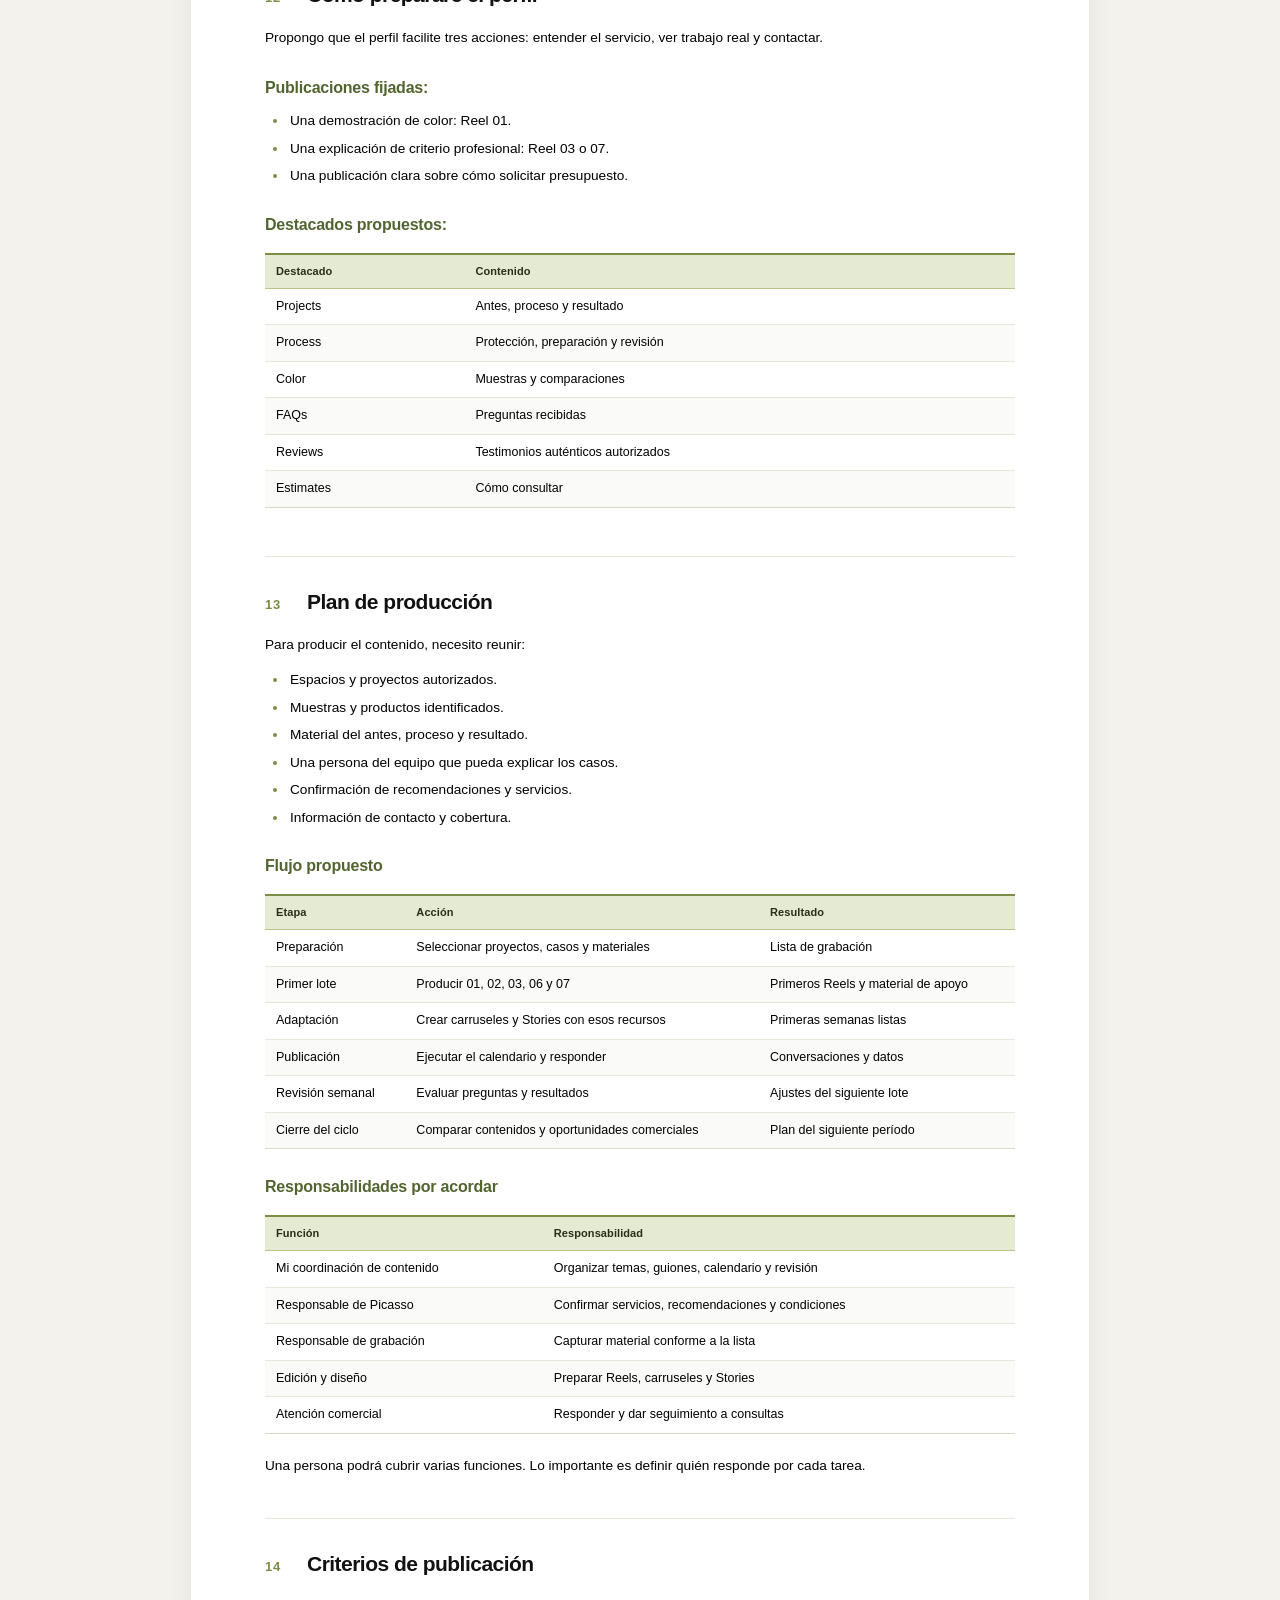
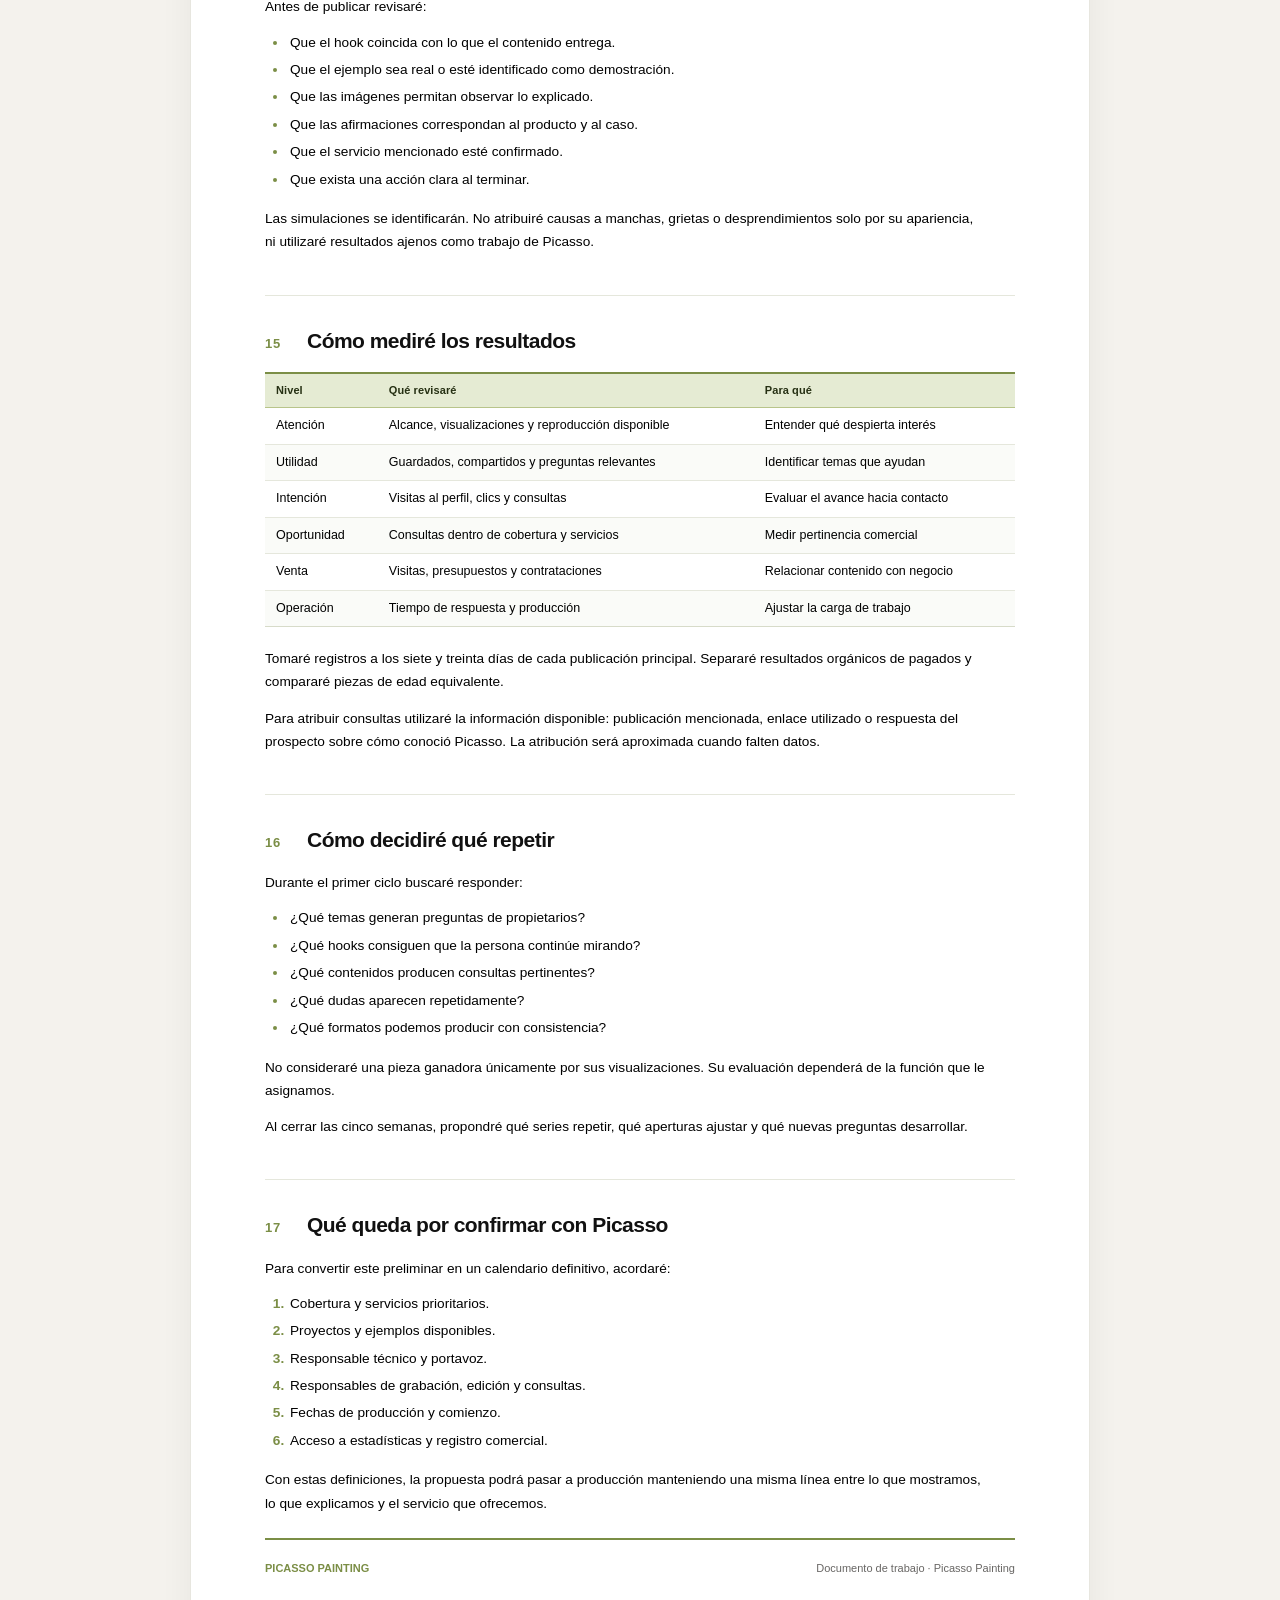
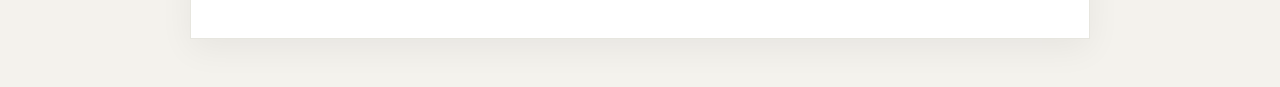
<file: informe.html>
<!doctype html>
<html lang="es">
<head><meta charset="utf-8"><meta name="viewport" content="width=device-width,initial-scale=1">
<title>PROPUESTA INTEGRAL DE CONTENIDO PARA PICASSO PAINTING — Picasso Painting</title>
<meta name="description" content="Estrategia, fundamentos y plan preliminar de cinco semanas">
<style>
    :root{
      --primary:#7b8e46;
      --secondary:#b8c48a;
      --background:#f4f2ed;
      --ink:#000000;
      --muted:#686664;
      --white:#ffffff;
      --line:#e5e7dc;
      --soft:#f8f9f4;
    }
    *,*::before,*::after{box-sizing:border-box}
    html{background:var(--background);scroll-behavior:auto}
    body{margin:0;color:var(--ink);background:var(--background);font-family:Arial,Helvetica,sans-serif;font-size:14px;line-height:1.62;-webkit-font-smoothing:antialiased}
    .sheet{width:min(100% - 52px,900px);margin:36px auto 48px;padding:56px clamp(24px,6vw,74px) 60px;background:var(--white);border:1px solid #e7e6df;box-shadow:0 10px 32px rgba(0,0,0,.055)}
    .document-topline{display:flex;align-items:center;justify-content:space-between;gap:16px;flex-wrap:wrap;border-bottom:1px solid var(--line);padding-bottom:13px;letter-spacing:.14em;font-size:10px;font-weight:800;color:var(--primary);text-transform:uppercase}
    .document-topline .lang{letter-spacing:.1em;color:var(--muted);font-weight:700}
    .report-header{position:relative;padding:50px 0 39px;border-bottom:3px solid var(--primary);overflow:hidden}
    .report-header:after{content:"";position:absolute;right:-70px;top:-80px;width:150px;height:150px;border-radius:50%;background:var(--secondary);opacity:.32}
    .header-kicker{display:block;margin:0 0 16px;color:var(--primary);font-weight:700;text-transform:uppercase;letter-spacing:.11em;font-size:11px}
    h1{max-width:640px;margin:0;color:var(--ink);font-weight:700;line-height:1.13;letter-spacing:-.045em;font-size:clamp(30px,4.2vw,46px)}
    .subtitle{max-width:650px;margin:20px 0 0;color:var(--muted);font-size:16px;line-height:1.5}
    .report-deck{display:flex;gap:10px 18px;flex-wrap:wrap;padding:18px 0 0;margin:0;color:#526130;font-size:11px;letter-spacing:.08em;text-transform:uppercase;font-weight:800}
    .report-deck span{display:inline-block}
    .report-deck span+span:before{content:"·";margin-right:18px;color:var(--secondary)}
    .chapter{padding:32px 0 28px;border-bottom:1px solid var(--line);min-width:0}
    .chapter:last-of-type{border-bottom:0;padding-bottom:10px}
    .chapter h2{display:flex;gap:16px;align-items:baseline;line-height:1.25;letter-spacing:-.025em;font-size:21px;font-weight:700;margin:0 0 18px;color:#111}
    .chapter-no{font-family:Arial,sans-serif;color:var(--primary);font-size:13px;font-weight:800;letter-spacing:.06em;flex:0 0 26px}
    .chapter h3{margin:28px 0 12px;line-height:1.3;font-size:16px;letter-spacing:-.014em;color:#526530;font-weight:700;break-after:avoid;page-break-after:avoid}
    .chapter p{margin:0 0 13px;line-height:1.7;font-size:13.65px;max-width:720px}
    .chapter strong{font-weight:700}
    .chapter ul,.chapter ol{margin:7px 0 17px 0;padding-left:23px}
    .chapter li{padding-left:2px;margin:6px 0;line-height:1.57;font-size:13.65px}
    .chapter li::marker{color:#7b8e46;font-weight:700}
    .chapter ol li::marker{font-weight:700}
    .chapter .process-line{font-weight:700;color:#465829;background:#f4f7e9;border-left:3px solid var(--primary);padding:12px 15px;margin:16px 0 21px}
    .chapter .caption-label{font-size:11px;letter-spacing:.08em;color:var(--primary);text-transform:uppercase;font-weight:800;margin:13px 0 5px}
    .table-scroll{width:100%;overflow-x:auto;margin:17px 0 20px;scrollbar-color:var(--secondary) transparent}
    table{width:100%;border-collapse:collapse;text-align:left;table-layout:auto;font-size:12.5px;line-height:1.4}
    thead th{font-size:11px;letter-spacing:.008em;font-weight:750;color:#263013;background:#e5ebd3;border-top:2px solid var(--primary);border-bottom:1px solid var(--secondary);text-align:left}
    th,td{vertical-align:top;padding:9px 11px;border-bottom:1px solid var(--line);overflow-wrap:break-word}
    tbody tr:nth-child(even){background:#fafbf8}
    tbody tr:last-child td{border-bottom:1px solid #d7dbc9}
    .chapter-07 table th:first-child,.chapter-07 table td:first-child{width:45px;white-space:nowrap}
    .chapter-08 table th:first-child,.chapter-08 table td:first-child{width:90px}
    .chapter-10 table{font-size:11.2px;min-width:620px}
    .chapter-10 th,.chapter-10 td{padding:8px}
    .chapter-10 table th:first-child,.chapter-10 table td:first-child{width:58px;white-space:nowrap}
    .chapter-09 h3{margin-top:24px}
    .chapter-08 h3{padding-top:7px;border-top:1px solid #e5ebd3}
    .chapter-08 h3:first-of-type{border-top:0}
    .report-footer{padding-top:20px;display:flex;justify-content:space-between;flex-wrap:wrap;gap:10px;border-top:2px solid var(--primary);color:var(--muted);font-size:11px}
    .report-footer strong{color:var(--primary);font-weight:800}
    a{color:var(--primary);text-decoration:underline}
    ::selection{background:#dce5c1;color:#000}
    @media(max-width:650px){
      .sheet{width:100%;margin:0;padding:22px 20px 35px;border:none;box-shadow:none}
      .document-topline{font-size:9px}
      .report-header{padding:34px 0 30px}
      .report-header:after{right:-90px}
      h1{font-size:31px}
      .subtitle{font-size:14px}
      .chapter{padding:25px 0 24px}
      .chapter h2{font-size:19px;gap:8px}
      .chapter-no{font-size:12px;flex-basis:26px}
      .chapter h3{font-size:15px}
      .chapter p,.chapter li{font-size:13px}
      table{font-size:12px}
      .table-scroll{margin:15px 0}
      .chapter-07 table{min-width:520px}
      .chapter-08 table{min-width:410px}
      .chapter-10 table{min-width:660px}
    }
    @page{size:A4;margin:17mm 15mm 17mm 15mm}
    @media print{
      html,body{background:#fff!important;-webkit-print-color-adjust:exact;print-color-adjust:exact}
      .sheet{width:100%;max-width:none;margin:0;padding:0;border:0;box-shadow:none}
      .document-topline{padding:0 0 9px}
      .report-header{padding:25px 0 22px}
      .report-header:after{display:none}
      h1{font-size:29px}
      .subtitle{font-size:13px}
      .report-deck{padding-top:10px}
      .chapter{padding:20px 0 15px}
      .chapter h2{font-size:17px;margin-bottom:10px;break-after:avoid-page}
      .chapter h3{font-size:13px;margin:18px 0 7px;break-after:avoid-page}
      .chapter p,.chapter li{font-size:10.7px;line-height:1.47}
      .chapter p{margin-bottom:9px}
      .chapter ul,.chapter ol{margin-top:5px;margin-bottom:9px}
      .chapter li{margin:3px 0}
      table{font-size:9.5px;line-height:1.3}
      th,td{padding:5px 6px}
      .chapter-10 table{font-size:8.3px;min-width:0}
      .chapter-10 th,.chapter-10 td{padding:5px}
      .chapter-07 table th:first-child,.chapter-07 table td:first-child{width:32px}
      .chapter-08 table th:first-child,.chapter-08 table td:first-child{width:76px}
      .chapter .process-line{padding:8px 10px}
      .table-scroll{overflow:visible;margin:10px 0 13px}
      table,tr,td,th{break-inside:avoid;page-break-inside:avoid}
      thead{display:table-header-group}
      p,h3{orphans:3;widows:3}
      .report-footer{margin-top:15px}
    }
    </style></head>
<body><main class="sheet" id="report">
<div class="document-topline"><span>PICASSO PAINTING · INFORME ESTRATÉGICO</span><span class="lang">ESPAÑOL</span></div>
<header class="report-header">
<span class="header-kicker">Propuesta de contenido</span>
<h1>PROPUESTA INTEGRAL DE CONTENIDO PARA PICASSO PAINTING</h1>
<p class="subtitle">Estrategia, fundamentos y plan preliminar de cinco semanas</p>
<div class="report-deck"><span>PLAN PRELIMINAR · CINCO SEMANAS</span><span>15 REELS</span><span>5 CARRUSELES</span><span>10 SECUENCIAS DE STORIES</span></div>
</header>
<section class="chapter chapter-01" aria-labelledby="chapter-1"><h2 id="chapter-1"><span class="chapter-no">01</span><span>Qué quiero conseguir</span></h2><p>Mi propuesta es utilizar el contenido para atraer propietarios, ayudarles a tomar mejores decisiones y convertir ese interés en solicitudes de presupuesto para Picasso Painting.</p>
<p>Quiero trabajar tres objetivos conectados:</p>
<ol>
<li><strong>Descubrimiento:</strong> que personas que todavía no conocen Picasso encuentren contenido relevante.</li>
<li><strong>Confianza:</strong> que entiendan el conocimiento y el cuidado detrás del trabajo.</li>
<li><strong>Conversión:</strong> que sepan cómo consultar y solicitar un presupuesto.</li>
</ol>
<p>Para lograrlo, propongo combinar <strong>15 Reels, cinco carruseles y Stories de acompañamiento durante cinco semanas</strong>.</p>
<p>Este es un plan preliminar completo. Las fechas y los ejemplos de obra se ajustarán a los proyectos y al material disponibles.</p>
</section><section class="chapter chapter-02" aria-labelledby="chapter-2"><h2 id="chapter-2"><span class="chapter-no">02</span><span>Por qué elegí esta estrategia</span></h2><p>Las personas pueden interesarse en pintura antes de estar listas para contratar. A veces comienzan con una inquietud sencilla: una pared marcada, un blanco que no termina de convencerles o una entrada que se ve desgastada.</p>
<p>Quiero entrar en esa conversación y ayudarles a entender qué opciones tienen.</p>
<p>La estructura será:</p>
<p class="process-line"><strong>Situación reconocible → pregunta interesante → explicación demostrable → acción útil.</strong></p>
<p>Por ejemplo, explicar por qué un retoque del mismo color sigue siendo visible permite aportar una respuesta y mostrar criterio profesional al mismo tiempo.</p>
<p>También quiero que el contenido ayude a valorar el servicio: qué se prepara, qué se protege y qué se revisa antes de dar un trabajo por terminado.</p>
</section><section class="chapter chapter-03" aria-labelledby="chapter-3"><h2 id="chapter-3"><span class="chapter-no">03</span><span>En qué me estoy basando</span></h2><div class="table-scroll"><table>
<thead>
<tr>
<th>Base de la propuesta</th>
<th>Cómo la estoy utilizando</th>
</tr>
</thead>
<tbody>
<tr>
<td>Información pública de Picasso</td>
<td>Para conectar el contenido con los servicios y procesos que la empresa describe</td>
</tr>
<tr>
<td>Competidores regionales</td>
<td>Para entender los mensajes presentes en el mercado</td>
</tr>
<tr>
<td>Conversaciones públicas de consumidores</td>
<td>Para identificar preguntas concretas sobre color, contratación y presupuestos</td>
</tr>
<tr>
<td>Documentos de estrategia de contenido</td>
<td>Para desarrollar ideas, hooks, demostraciones y recorridos hacia la consulta</td>
</tr>
<tr>
<td>Selección aprobada de 15 Reels</td>
<td>Como base del primer ciclo de producción</td>
</tr>
</tbody>
</table></div>
<p>La página de servicios de Picasso describe preparación, protección de espacios, limpieza y revisión final. Quiero hacer visibles esas etapas mediante ejemplos reales.</p>
<p>En conversaciones públicas recientes encontré dudas sobre blancos, apariencia del color, presupuestos y recomendaciones de pintores confiables. Son señales cualitativas útiles para orientar los temas; no constituyen una medición de toda la demanda local.</p>
<p>Revisé también la comunicación de Palladino Painting, CertaPro San Mateo y MB Jessee. Preparación, asesoría, experiencia y gestión ya aparecen en sus mensajes. Mi propuesta para Picasso es demostrar sus cualidades mediante detalles y decisiones de proyectos propios.</p>
</section><section class="chapter chapter-04" aria-labelledby="chapter-4"><h2 id="chapter-4"><span class="chapter-no">04</span><span>Qué criterios estoy aplicando al contenido</span></h2><p>Estoy utilizando los documentos de contenido para revisar cuatro aspectos:</p>
<ul>
<li><strong>Hooks:</strong> tema claro, interés inmediato y coherencia entre texto, voz e imagen.</li>
<li><strong>Novedad:</strong> un ángulo menos obvio sobre una situación conocida.</li>
<li><strong>Utilidad:</strong> una respuesta que ayude al propietario a decidir.</li>
<li><strong>Credibilidad:</strong> evidencia real y límites claros de lo que se está mostrando.</li>
</ul>
<p>Las evaluaciones editoriales de las ideas ayudan a priorizar. No las presentaré como garantías de visualizaciones o ventas.</p>
</section><section class="chapter chapter-05" aria-labelledby="chapter-5"><h2 id="chapter-5"><span class="chapter-no">05</span><span>A quién quiero llegar</span></h2><p>El público principal propuesto es el propietario que considera renovar, mantener o mejorar su vivienda dentro de la cobertura de Picasso.</p>
<p>Dentro de ese público, trabajaré tres situaciones:</p>
<div class="table-scroll"><table>
<thead>
<tr>
<th>Situación</th>
<th>Qué necesita entender</th>
</tr>
</thead>
<tbody>
<tr>
<td>Quiere mejorar la apariencia</td>
<td>Qué podría cambiar y qué puede conservar</td>
</tr>
<tr>
<td>Tiene un problema visible</td>
<td>Qué conviene revisar antes de pintar</td>
</tr>
<tr>
<td>Está comparando opciones</td>
<td>Qué incluye el trabajo y cómo empezar</td>
</tr>
</tbody>
</table></div>
<p>Las necesidades comerciales y de administración de propiedades podrán incorporarse con casos específicos, según las prioridades del negocio.</p>
<p>Los textos públicos que presento a continuación están en inglés como propuesta para el mercado local. La explicación estratégica está en español para facilitar su revisión.</p>
</section><section class="chapter chapter-06" aria-labelledby="chapter-6"><h2 id="chapter-6"><span class="chapter-no">06</span><span>Qué función tendrá cada formato</span></h2><div class="table-scroll"><table>
<thead>
<tr>
<th>Formato</th>
<th>Función</th>
<th>Contenido</th>
</tr>
</thead>
<tbody>
<tr>
<td>Reels</td>
<td>Despertar interés y mostrar una idea</td>
<td>Demostraciones, problemas reconocibles y transformaciones</td>
</tr>
<tr>
<td>Carruseles</td>
<td>Organizar información que pueda guardarse</td>
<td>Comparaciones, preguntas y listas de decisión</td>
</tr>
<tr>
<td>Stories</td>
<td>Mantener conversación y cercanía</td>
<td>Encuestas, preguntas, procesos y seguimiento</td>
</tr>
<tr>
<td>Perfil y web</td>
<td>Facilitar el siguiente paso</td>
<td>Proyectos, servicios y contacto para presupuesto</td>
</tr>
</tbody>
</table></div>
<p>Quiero que los formatos se complementen. Un Reel puede abrir una pregunta; un carrusel puede ordenar los criterios; las Stories pueden resolver dudas y llevar a la consulta.</p>
</section><section class="chapter chapter-07" aria-labelledby="chapter-7"><h2 id="chapter-7"><span class="chapter-no">07</span><span>Los 15 Reels seleccionados</span></h2><p>Conservaré los guiones, hooks, captions y notas de producción del documento aprobado.</p>
<div class="table-scroll"><table>
<thead>
<tr>
<th>N.º</th>
<th>Tema</th>
<th>Función principal</th>
</tr>
</thead>
<tbody>
<tr>
<td>01</td>
<td>El blanco que cambia de apariencia</td>
<td>Ayudar a elegir color</td>
</tr>
<tr>
<td>02</td>
<td>El piso que se ve diferente sin reemplazarlo</td>
<td>Explorar combinaciones antes de decidir</td>
</tr>
<tr>
<td>03</td>
<td>La pared marcada que quizá no necesita repintado completo</td>
<td>Mostrar criterio</td>
</tr>
<tr>
<td>04</td>
<td>La cocina que quizá no necesita gabinetes nuevos</td>
<td>Comparar alternativas</td>
</tr>
<tr>
<td>05</td>
<td>La entrada desgastada que merece una intervención menor</td>
<td>Identificar prioridades</td>
</tr>
<tr>
<td>06</td>
<td>El retoque del mismo color que todavía se nota</td>
<td>Explicar un problema frecuente</td>
</tr>
<tr>
<td>07</td>
<td>La mancha que vuelve a aparecer</td>
<td>Mostrar la importancia de revisar la causa</td>
</tr>
<tr>
<td>08</td>
<td>La pintura nueva que vuelve a desprenderse</td>
<td>Explicar evaluación y preparación</td>
</tr>
<tr>
<td>09</td>
<td>El color correcto con el acabado equivocado</td>
<td>Mejorar la elección</td>
</tr>
<tr>
<td>10</td>
<td>La pintura que hace visibles defectos anteriores</td>
<td>Aclarar expectativas</td>
</tr>
<tr>
<td>11</td>
<td>La zona limpiada que queda brillante</td>
<td>Orientar sobre cuidado</td>
</tr>
<tr>
<td>12</td>
<td>La grieta que desaparece y regresa</td>
<td>Diferenciar cobertura y reparación</td>
</tr>
<tr>
<td>13</td>
<td>La pared que parece cubierta antes de terminar</td>
<td>Explicar cuándo está completo el trabajo</td>
</tr>
<tr>
<td>14</td>
<td>El truco que promete ahorrar y puede generar más trabajo</td>
<td>Evaluar métodos</td>
</tr>
<tr>
<td>15</td>
<td>La lata más barata que quizá no abarata el proyecto</td>
<td>Comparar costo total</td>
</tr>
</tbody>
</table></div>
<p>El primer lote de producción será <strong>01, 02, 03, 06 y 07</strong>.</p>
<p>Para el Reel 04 confirmaré el alcance del servicio de gabinetes. Para el 14 seleccionaré y verificaré los trucos concretos antes de grabar.</p>
</section><section class="chapter chapter-08" aria-labelledby="chapter-8"><h2 id="chapter-8"><span class="chapter-no">08</span><span>Los cinco carruseles preliminares</span></h2><p>Propongo un carrusel semanal de seis diapositivas. Cada uno ampliará una decisión relacionada con los Reels.</p>
<h3>C1. Antes de elegir pintura blanca</h3>
<p><strong>Objetivo:</strong> ayudar a comparar opciones y generar guardados.</p>
<div class="table-scroll"><table>
<thead>
<tr>
<th>Diapositiva</th>
<th>Texto propuesto</th>
</tr>
</thead>
<tbody>
<tr>
<td>1</td>
<td>“Choosing white paint? Start with your room.”</td>
</tr>
<tr>
<td>2</td>
<td>“Bring a large sample into the space.”</td>
</tr>
<tr>
<td>3</td>
<td>“Compare it beside your flooring, trim, and furniture.”</td>
</tr>
<tr>
<td>4</td>
<td>“Check it in different areas and at different times of day.”</td>
</tr>
<tr>
<td>5</td>
<td>“Compare your final options in the same conditions.”</td>
</tr>
<tr>
<td>6</td>
<td>“Save this before choosing your white. Contact Picasso Painting to discuss your project.”</td>
</tr>
</tbody>
</table></div>
<p class="caption-label"><strong>Caption:</strong></p>
<p>“A white paint color should work with your actual space. Compare samples alongside the materials and lighting already in your home. Save this checklist for your next painting project.”</p>
<p><strong>Material:</strong> muestra identificada, fotografías del espacio y tomas consistentes.</p>
<p>La recomendación de observar muestras en diferentes lugares y condiciones de iluminación está respaldada por la guía de Benjamin Moore.</p>
<h3>C2. Color y acabado: dos decisiones diferentes</h3>
<p><strong>Objetivo:</strong> ampliar el Reel 09 y ayudar a formular mejores preguntas.</p>
<div class="table-scroll"><table>
<thead>
<tr>
<th>Diapositiva</th>
<th>Texto propuesto</th>
</tr>
</thead>
<tbody>
<tr>
<td>1</td>
<td>“Picked the color? There’s another choice to make.”</td>
</tr>
<tr>
<td>2</td>
<td>“Your paint selection also includes the finish.”</td>
</tr>
<tr>
<td>3</td>
<td>“Compare clearly labeled samples in the same light.”</td>
</tr>
<tr>
<td>4</td>
<td>“Look at how each one reflects light across the surface.”</td>
</tr>
<tr>
<td>5</td>
<td>“Discuss the appearance, intended use, and product requirements.”</td>
</tr>
<tr>
<td>6</td>
<td>“Save this before buying paint. Ask us about the options for your project.”</td>
</tr>
</tbody>
</table></div>
<p class="caption-label"><strong>Caption:</strong></p>
<p>“Keep color and finish on your painting checklist. Review actual samples and the requirements of the product you’re considering before making your final choice.”</p>
<p><strong>Material:</strong> paneles comparables y etiquetas de producto. Confirmaré los detalles técnicos con el equipo.</p>
<h3>C3. Qué preguntar antes de repintar una superficie con problemas</h3>
<p><strong>Objetivo:</strong> mostrar la importancia de evaluar antes de recomendar.</p>
<div class="table-scroll"><table>
<thead>
<tr>
<th>Diapositiva</th>
<th>Texto propuesto</th>
</tr>
</thead>
<tbody>
<tr>
<td>1</td>
<td>“The problem came back. What should you ask?”</td>
</tr>
<tr>
<td>2</td>
<td>“What condition has actually been identified?”</td>
</tr>
<tr>
<td>3</td>
<td>“Does anything need attention before painting?”</td>
</tr>
<tr>
<td>4</td>
<td>“What preparation is included in the proposal?”</td>
</tr>
<tr>
<td>5</td>
<td>“What result can reasonably be expected?”</td>
</tr>
<tr>
<td>6</td>
<td>“Save these questions. Contact Picasso Painting to discuss your painting project.”</td>
</tr>
</tbody>
</table></div>
<p class="caption-label"><strong>Caption:</strong></p>
<p>“A recurring stain, crack, or peeling area deserves a closer look. Start with questions about the condition and the proposed work before deciding on another coat.”</p>
<p><strong>Material:</strong> ejemplos documentados. No atribuiré causas únicamente por apariencia.</p>
<h3>C4. Preguntas para la entrega del trabajo</h3>
<p><strong>Objetivo:</strong> ayudar al cliente a participar en el recorrido final.</p>
<div class="table-scroll"><table>
<thead>
<tr>
<th>Diapositiva</th>
<th>Texto propuesto</th>
</tr>
</thead>
<tbody>
<tr>
<td>1</td>
<td>“Your painting project is finished. What should you review?”</td>
</tr>
<tr>
<td>2</td>
<td>“Walk through the areas included in the agreed scope.”</td>
</tr>
<tr>
<td>3</td>
<td>“Point out anything you want to inspect together.”</td>
</tr>
<tr>
<td>4</td>
<td>“Ask which product and color information to keep.”</td>
</tr>
<tr>
<td>5</td>
<td>“Review the applicable care instructions and remaining questions.”</td>
</tr>
<tr>
<td>6</td>
<td>“Save this for your final walkthrough.”</td>
</tr>
</tbody>
</table></div>
<p class="caption-label"><strong>Caption:</strong></p>
<p>“The final walkthrough is a chance to review the completed project and ask questions. Keep this checklist for your next painting job.”</p>
<p><strong>Material:</strong> recorrido real, información de productos y documentación sin datos privados.</p>
<h3>C5. Cómo comparar presupuestos</h3>
<p><strong>Objetivo:</strong> facilitar una comparación informada y generar consultas.</p>
<div class="table-scroll"><table>
<thead>
<tr>
<th>Diapositiva</th>
<th>Texto propuesto</th>
</tr>
</thead>
<tbody>
<tr>
<td>1</td>
<td>“Comparing painting estimates? Compare the scope.”</td>
</tr>
<tr>
<td>2</td>
<td>“Are the same surfaces included?”</td>
</tr>
<tr>
<td>3</td>
<td>“What preparation and repairs are specified?”</td>
</tr>
<tr>
<td>4</td>
<td>“Which products and coating requirements are included?”</td>
</tr>
<tr>
<td>5</td>
<td>“What does each proposal say about coordination, cleanup, and completion?”</td>
</tr>
<tr>
<td>6</td>
<td>“Clarify the details before comparing totals. Request a free estimate from Picasso Painting.”</td>
</tr>
</tbody>
</table></div>
<p class="caption-label"><strong>Caption:</strong></p>
<p>“Two painting proposals can include different work. Put the details side by side and ask about anything that needs clarification. Save this before reviewing your estimates.”</p>
<p><strong>Material:</strong> propuesta ilustrativa claramente identificada o documentación autorizada.</p>
</section><section class="chapter chapter-09" aria-labelledby="chapter-9"><h2 id="chapter-9"><span class="chapter-no">09</span><span>Stories: diez secuencias preliminares</span></h2><p>Propongo publicar Stories cinco días por semana. Las secuencias siguientes sirven como base para producirlas sin tener que improvisar cada día.</p>
<p>Cada secuencia contiene tres pantallas. Los textos se adaptarán a la imagen real disponible.</p>
<h3>S1. Preferencia de color</h3>
<ol>
<li>Mostrar dos muestras: “Which direction would you explore?”</li>
<li>Encuesta: “A / B”.</li>
<li>Mostrar ambas en contexto: “Compare your favorites in your own space before deciding.”</li>
</ol>
<h3>S2. Seguir una muestra</h3>
<ol>
<li>“Same sample. Morning light.”</li>
<li>“Same sample. Evening light.”</li>
<li>“What do you notice?” con caja de respuestas.</li>
</ol>
<h3>S3. Pregunta del propietario</h3>
<ol>
<li>“What’s your biggest painting question?”</li>
<li>Caja: “Ask us here.”</li>
<li>Responder una pregunta real con una explicación breve del equipo.</li>
</ol>
<p>Si todavía no hay preguntas, utilizaré una pregunta frecuente identificada como tal.</p>
<h3>S4. Qué conservar y qué cambiar</h3>
<ol>
<li>Mostrar el espacio: “What would you keep?”</li>
<li>Señalar opciones: “Floor / Furniture / Layout”.</li>
<li>“What would you update first?” con encuesta sobre superficies pintadas.</li>
</ol>
<h3>S5. Detrás del resultado</h3>
<ol>
<li>“Here’s where this project started.”</li>
<li>“Here’s one preparation step.”</li>
<li>“Here’s the finished area.”</li>
</ol>
<p>La secuencia utilizará el mismo proyecto.</p>
<h3>S6. Aclarar una decisión</h3>
<ol>
<li>“Clean, touch up, or repaint?”</li>
<li>Mostrar el área: “This example needs a closer look.”</li>
<li>Explicar la recomendación real y su motivo, sin presentarla como solución universal.</li>
</ol>
<h3>S7. Conocer al equipo</h3>
<ol>
<li>Presentación: nombre y función.</li>
<li>Pregunta: “What do you check before starting?”</li>
<li>Respuesta en video con un ejemplo del trabajo.</li>
</ol>
<h3>S8. Comparar propuestas</h3>
<ol>
<li>“What’s included in your painting estimate?”</li>
<li>Mostrar un punto: “Preparation / Products / Surfaces”.</li>
<li>“Have a question about your project? Contact us.”</li>
</ol>
<h3>S9. Del antes al después</h3>
<ol>
<li>Fotografía inicial: “Before”.</li>
<li>Mismo encuadre: “After”.</li>
<li>“Which detail would you like to see closer?”</li>
</ol>
<p>Si hubo otros cambios además de pintura, los identificaré.</p>
<h3>S10. Solicitar presupuesto</h3>
<ol>
<li>“Thinking about a painting project?”</li>
<li>“Tell us your city, the areas involved, and your preferred timing.”</li>
<li>“Request your free estimate” con enlace a la web.</li>
</ol>
<h3>Cómo las utilizaré</h3>
<p>Repetiré las estructuras con ejemplos diferentes. Una secuencia de Stories será una unidad de conversación, no una obligación de generar tres imágenes nuevas todos los días.</p>
<p>Cuando haya una respuesta interesante, prepararé su seguimiento y explicaré lo que ocurrió.</p>
</section><section class="chapter chapter-10" aria-labelledby="chapter-10"><h2 id="chapter-10"><span class="chapter-no">10</span><span>Calendario unificado de cinco semanas</span></h2><p>Propongo publicar los Reels lunes, miércoles y viernes; el carrusel el jueves; y Stories de lunes a viernes.</p>
<p>Las semanas comenzarán cuando esté disponible el primer lote. No estoy fijando horarios como si existiera una hora universalmente óptima.</p>
<div class="table-scroll"><table>
<thead>
<tr>
<th>Semana</th>
<th>Lunes</th>
<th>Martes</th>
<th>Miércoles</th>
<th>Jueves</th>
<th>Viernes</th>
</tr>
</thead>
<tbody>
<tr>
<td>1</td>
<td>R01 + S2</td>
<td>S1: comparar blancos</td>
<td>R02 + S4</td>
<td>C1 + S3</td>
<td>R03 + S6</td>
</tr>
<tr>
<td>2</td>
<td>R06 + S3</td>
<td>S7: conocer al equipo</td>
<td>R07 + S5</td>
<td>C2 + S1 sobre acabados</td>
<td>R09 + S10</td>
</tr>
<tr>
<td>3</td>
<td>R05 + S4</td>
<td>S7: preparación</td>
<td>R08 + S5</td>
<td>C3 + S3</td>
<td>R10 + S9</td>
</tr>
<tr>
<td>4</td>
<td>R11 + S3</td>
<td>S7: cuidado de superficies</td>
<td>R12 + S5</td>
<td>C4 + S8 adaptada al recorrido</td>
<td>R13 + S10</td>
</tr>
<tr>
<td>5</td>
<td>R04 + S4</td>
<td>S7: evaluación de opciones</td>
<td>R14 + S3</td>
<td>C5 + S8</td>
<td>R15 + S10</td>
</tr>
</tbody>
</table></div>
<p><strong>Fines de semana:</strong> revisión de consultas, recopilación de material y preparación del siguiente lote. Si existe un proyecto o una respuesta que justifique una publicación adicional, la incorporaré sin convertirla en una carga fija.</p>
<p>El ciclo contempla <strong>20 publicaciones principales y 25 secuencias de Stories</strong>, equivalentes a unas 75 pantallas si utilizamos tres por secuencia.</p>
</section><section class="chapter chapter-11" aria-labelledby="chapter-11"><h2 id="chapter-11"><span class="chapter-no">11</span><span>Cómo llevaré el interés hacia una consulta</span></h2><p>El recorrido propuesto será:</p>
<p class="process-line"><strong>Contenido → perfil o web → consulta → revisión inicial → visita → presupuesto → seguimiento.</strong></p>
<p>No pediré la misma acción en todas las piezas.</p>
<div class="table-scroll"><table>
<thead>
<tr>
<th>Intención del contenido</th>
<th>CTA</th>
</tr>
</thead>
<tbody>
<tr>
<td>Enseñar un criterio</td>
<td>Guardar</td>
</tr>
<tr>
<td>Comparar opciones</td>
<td>Elegir o comentar</td>
</tr>
<tr>
<td>Resolver una duda</td>
<td>Enviar una pregunta</td>
</tr>
<tr>
<td>Mostrar un problema que necesita revisión</td>
<td>Consultar sobre el proyecto</td>
</tr>
<tr>
<td>Presentar el servicio</td>
<td>Solicitar presupuesto</td>
</tr>
</tbody>
</table></div>
<p>Para recibir consultas, propongo esta respuesta inicial:</p>
<p>“Hi! Thanks for contacting Picasso Painting. What city is your property in, and which areas are you considering painting? If available, please share a few photos and your preferred timing so we can discuss the next step for your free estimate.”</p>
<p>Quiero que cada consulta tenga un responsable y que quede registrado si avanzó a visita, presupuesto o contratación.</p>
</section><section class="chapter chapter-12" aria-labelledby="chapter-12"><h2 id="chapter-12"><span class="chapter-no">12</span><span>Cómo prepararé el perfil</span></h2><p>Propongo que el perfil facilite tres acciones: entender el servicio, ver trabajo real y contactar.</p>
<h3>Publicaciones fijadas:</h3>
<ul>
<li>Una demostración de color: Reel 01.</li>
<li>Una explicación de criterio profesional: Reel 03 o 07.</li>
<li>Una publicación clara sobre cómo solicitar presupuesto.</li>
</ul>
<h3>Destacados propuestos:</h3>
<div class="table-scroll"><table>
<thead>
<tr>
<th>Destacado</th>
<th>Contenido</th>
</tr>
</thead>
<tbody>
<tr>
<td>Projects</td>
<td>Antes, proceso y resultado</td>
</tr>
<tr>
<td>Process</td>
<td>Protección, preparación y revisión</td>
</tr>
<tr>
<td>Color</td>
<td>Muestras y comparaciones</td>
</tr>
<tr>
<td>FAQs</td>
<td>Preguntas recibidas</td>
</tr>
<tr>
<td>Reviews</td>
<td>Testimonios auténticos autorizados</td>
</tr>
<tr>
<td>Estimates</td>
<td>Cómo consultar</td>
</tr>
</tbody>
</table></div>
</section><section class="chapter chapter-13" aria-labelledby="chapter-13"><h2 id="chapter-13"><span class="chapter-no">13</span><span>Plan de producción</span></h2><p>Para producir el contenido, necesito reunir:</p>
<ul>
<li>Espacios y proyectos autorizados.</li>
<li>Muestras y productos identificados.</li>
<li>Material del antes, proceso y resultado.</li>
<li>Una persona del equipo que pueda explicar los casos.</li>
<li>Confirmación de recomendaciones y servicios.</li>
<li>Información de contacto y cobertura.</li>
</ul>
<h3>Flujo propuesto</h3>
<div class="table-scroll"><table>
<thead>
<tr>
<th>Etapa</th>
<th>Acción</th>
<th>Resultado</th>
</tr>
</thead>
<tbody>
<tr>
<td>Preparación</td>
<td>Seleccionar proyectos, casos y materiales</td>
<td>Lista de grabación</td>
</tr>
<tr>
<td>Primer lote</td>
<td>Producir 01, 02, 03, 06 y 07</td>
<td>Primeros Reels y material de apoyo</td>
</tr>
<tr>
<td>Adaptación</td>
<td>Crear carruseles y Stories con esos recursos</td>
<td>Primeras semanas listas</td>
</tr>
<tr>
<td>Publicación</td>
<td>Ejecutar el calendario y responder</td>
<td>Conversaciones y datos</td>
</tr>
<tr>
<td>Revisión semanal</td>
<td>Evaluar preguntas y resultados</td>
<td>Ajustes del siguiente lote</td>
</tr>
<tr>
<td>Cierre del ciclo</td>
<td>Comparar contenidos y oportunidades comerciales</td>
<td>Plan del siguiente período</td>
</tr>
</tbody>
</table></div>
<h3>Responsabilidades por acordar</h3>
<div class="table-scroll"><table>
<thead>
<tr>
<th>Función</th>
<th>Responsabilidad</th>
</tr>
</thead>
<tbody>
<tr>
<td>Mi coordinación de contenido</td>
<td>Organizar temas, guiones, calendario y revisión</td>
</tr>
<tr>
<td>Responsable de Picasso</td>
<td>Confirmar servicios, recomendaciones y condiciones</td>
</tr>
<tr>
<td>Responsable de grabación</td>
<td>Capturar material conforme a la lista</td>
</tr>
<tr>
<td>Edición y diseño</td>
<td>Preparar Reels, carruseles y Stories</td>
</tr>
<tr>
<td>Atención comercial</td>
<td>Responder y dar seguimiento a consultas</td>
</tr>
</tbody>
</table></div>
<p>Una persona podrá cubrir varias funciones. Lo importante es definir quién responde por cada tarea.</p>
</section><section class="chapter chapter-14" aria-labelledby="chapter-14"><h2 id="chapter-14"><span class="chapter-no">14</span><span>Criterios de publicación</span></h2><p>Antes de publicar revisaré:</p>
<ul>
<li>Que el hook coincida con lo que el contenido entrega.</li>
<li>Que el ejemplo sea real o esté identificado como demostración.</li>
<li>Que las imágenes permitan observar lo explicado.</li>
<li>Que las afirmaciones correspondan al producto y al caso.</li>
<li>Que el servicio mencionado esté confirmado.</li>
<li>Que exista una acción clara al terminar.</li>
</ul>
<p>Las simulaciones se identificarán. No atribuiré causas a manchas, grietas o desprendimientos solo por su apariencia, ni utilizaré resultados ajenos como trabajo de Picasso.</p>
</section><section class="chapter chapter-15" aria-labelledby="chapter-15"><h2 id="chapter-15"><span class="chapter-no">15</span><span>Cómo mediré los resultados</span></h2><div class="table-scroll"><table>
<thead>
<tr>
<th>Nivel</th>
<th>Qué revisaré</th>
<th>Para qué</th>
</tr>
</thead>
<tbody>
<tr>
<td>Atención</td>
<td>Alcance, visualizaciones y reproducción disponible</td>
<td>Entender qué despierta interés</td>
</tr>
<tr>
<td>Utilidad</td>
<td>Guardados, compartidos y preguntas relevantes</td>
<td>Identificar temas que ayudan</td>
</tr>
<tr>
<td>Intención</td>
<td>Visitas al perfil, clics y consultas</td>
<td>Evaluar el avance hacia contacto</td>
</tr>
<tr>
<td>Oportunidad</td>
<td>Consultas dentro de cobertura y servicios</td>
<td>Medir pertinencia comercial</td>
</tr>
<tr>
<td>Venta</td>
<td>Visitas, presupuestos y contrataciones</td>
<td>Relacionar contenido con negocio</td>
</tr>
<tr>
<td>Operación</td>
<td>Tiempo de respuesta y producción</td>
<td>Ajustar la carga de trabajo</td>
</tr>
</tbody>
</table></div>
<p>Tomaré registros a los siete y treinta días de cada publicación principal. Separaré resultados orgánicos de pagados y compararé piezas de edad equivalente.</p>
<p>Para atribuir consultas utilizaré la información disponible: publicación mencionada, enlace utilizado o respuesta del prospecto sobre cómo conoció Picasso. La atribución será aproximada cuando falten datos.</p>
</section><section class="chapter chapter-16" aria-labelledby="chapter-16"><h2 id="chapter-16"><span class="chapter-no">16</span><span>Cómo decidiré qué repetir</span></h2><p>Durante el primer ciclo buscaré responder:</p>
<ul>
<li>¿Qué temas generan preguntas de propietarios?</li>
<li>¿Qué hooks consiguen que la persona continúe mirando?</li>
<li>¿Qué contenidos producen consultas pertinentes?</li>
<li>¿Qué dudas aparecen repetidamente?</li>
<li>¿Qué formatos podemos producir con consistencia?</li>
</ul>
<p>No consideraré una pieza ganadora únicamente por sus visualizaciones. Su evaluación dependerá de la función que le asignamos.</p>
<p>Al cerrar las cinco semanas, propondré qué series repetir, qué aperturas ajustar y qué nuevas preguntas desarrollar.</p>
</section><section class="chapter chapter-17" aria-labelledby="chapter-17"><h2 id="chapter-17"><span class="chapter-no">17</span><span>Qué queda por confirmar con Picasso</span></h2><p>Para convertir este preliminar en un calendario definitivo, acordaré:</p>
<ol>
<li>Cobertura y servicios prioritarios.</li>
<li>Proyectos y ejemplos disponibles.</li>
<li>Responsable técnico y portavoz.</li>
<li>Responsables de grabación, edición y consultas.</li>
<li>Fechas de producción y comienzo.</li>
<li>Acceso a estadísticas y registro comercial.</li>
</ol>
<p>Con estas definiciones, la propuesta podrá pasar a producción manteniendo una misma línea entre lo que mostramos, lo que explicamos y el servicio que ofrecemos.</p>
</section>
<footer class="report-footer"><span><strong>PICASSO PAINTING</strong></span><span>Documento de trabajo · Picasso Painting</span></footer>
</main></body></html>
</file>
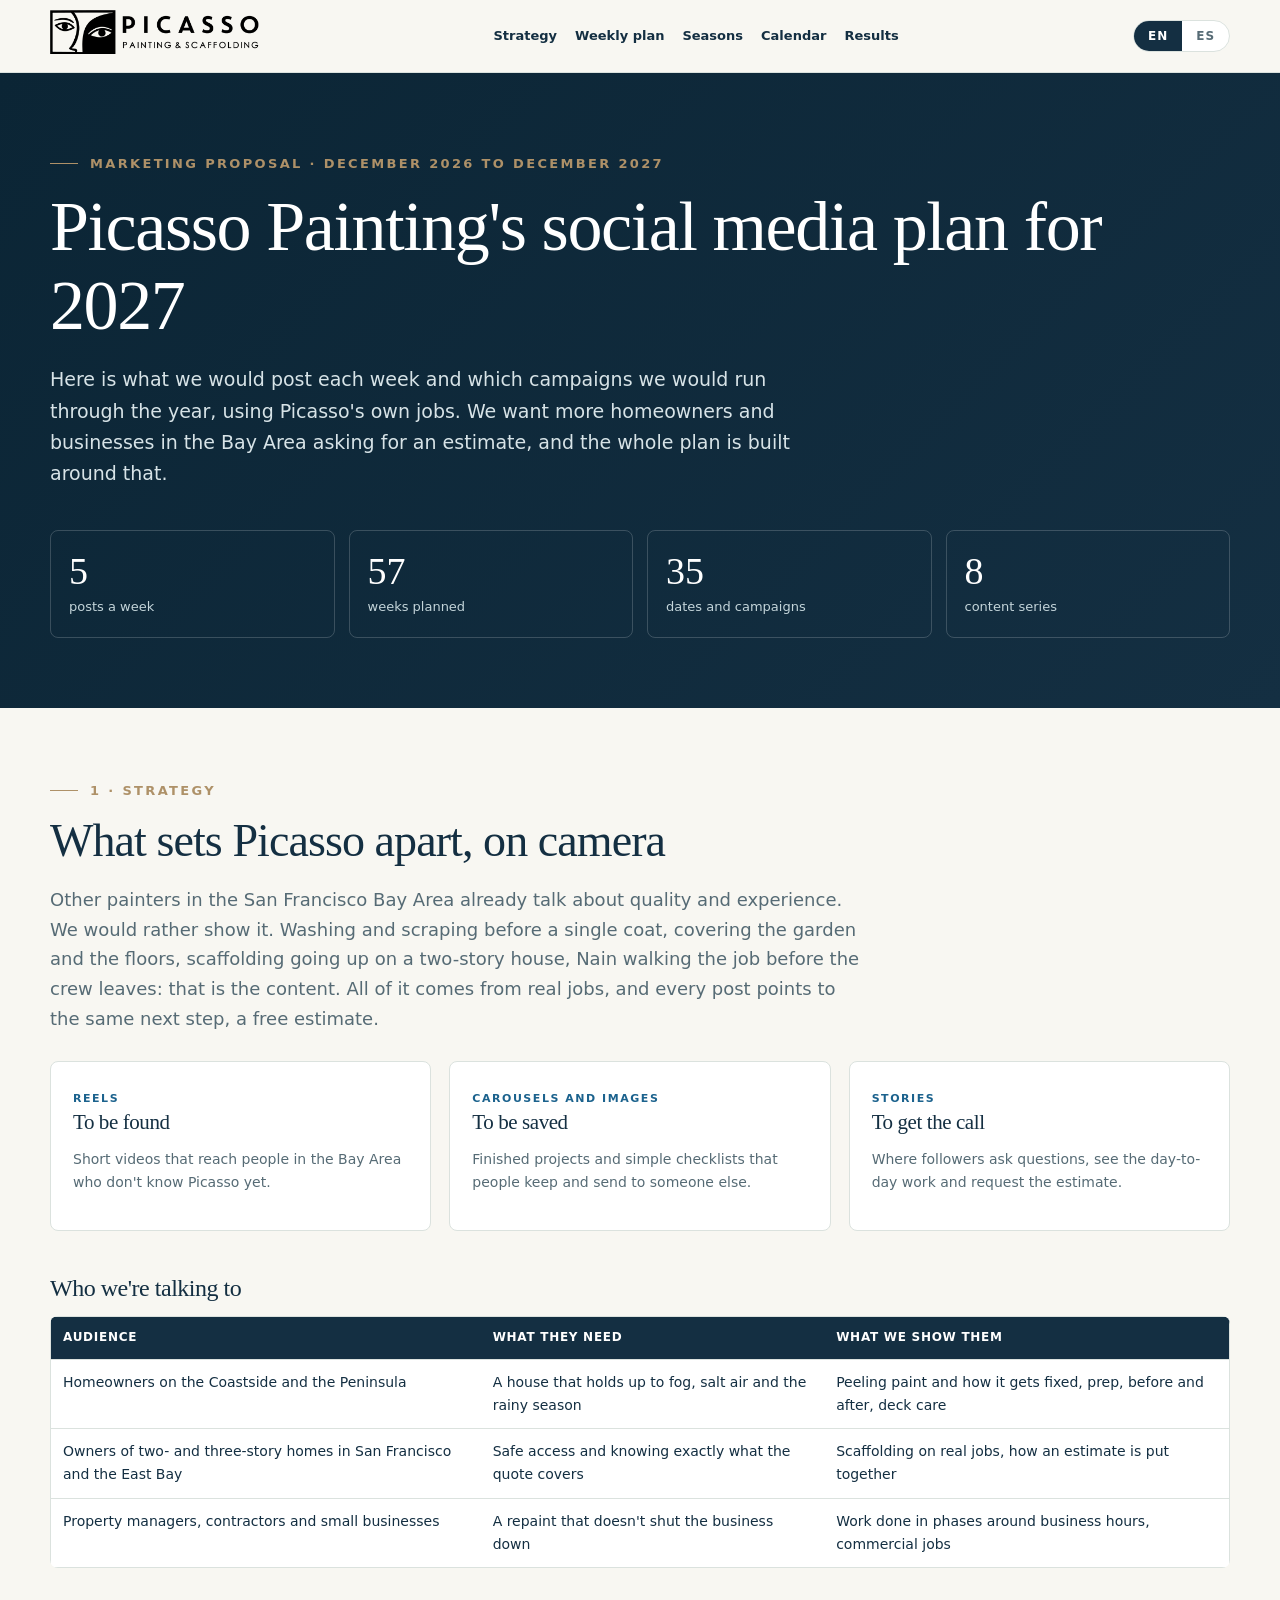
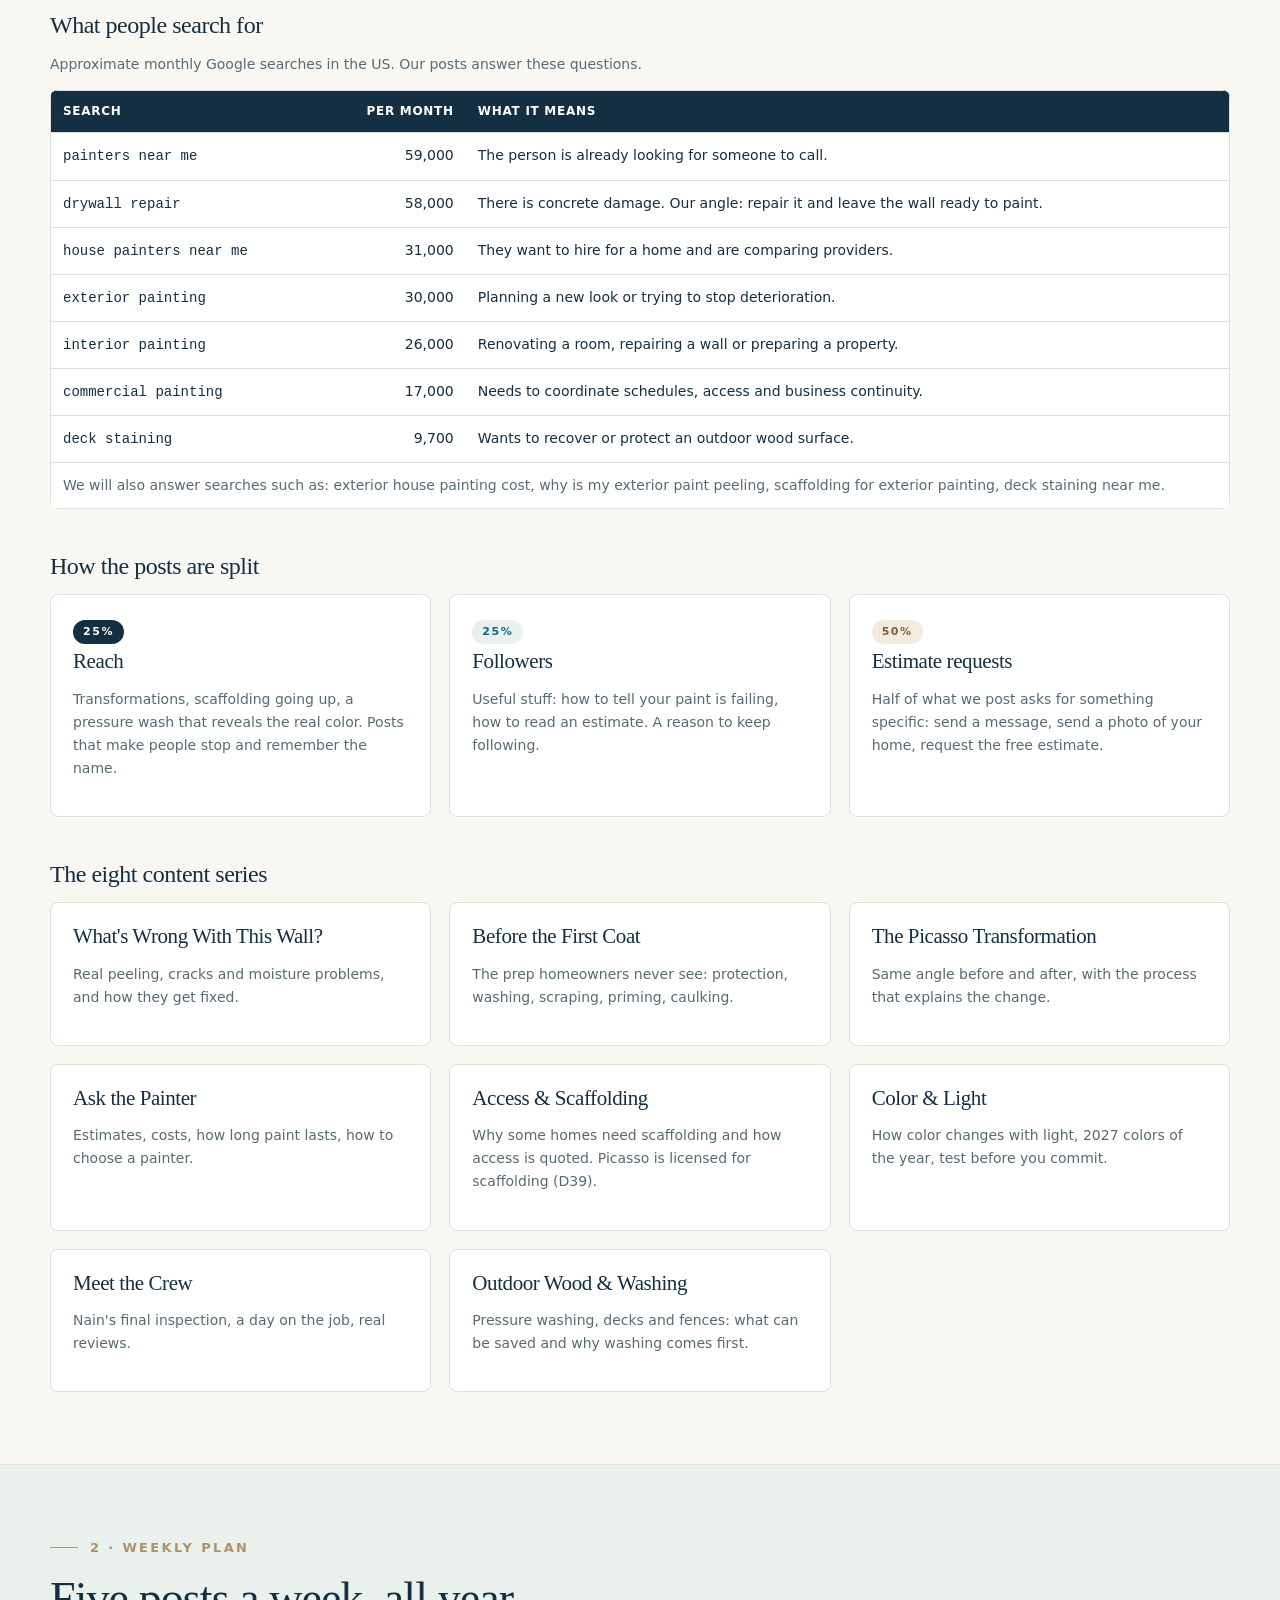
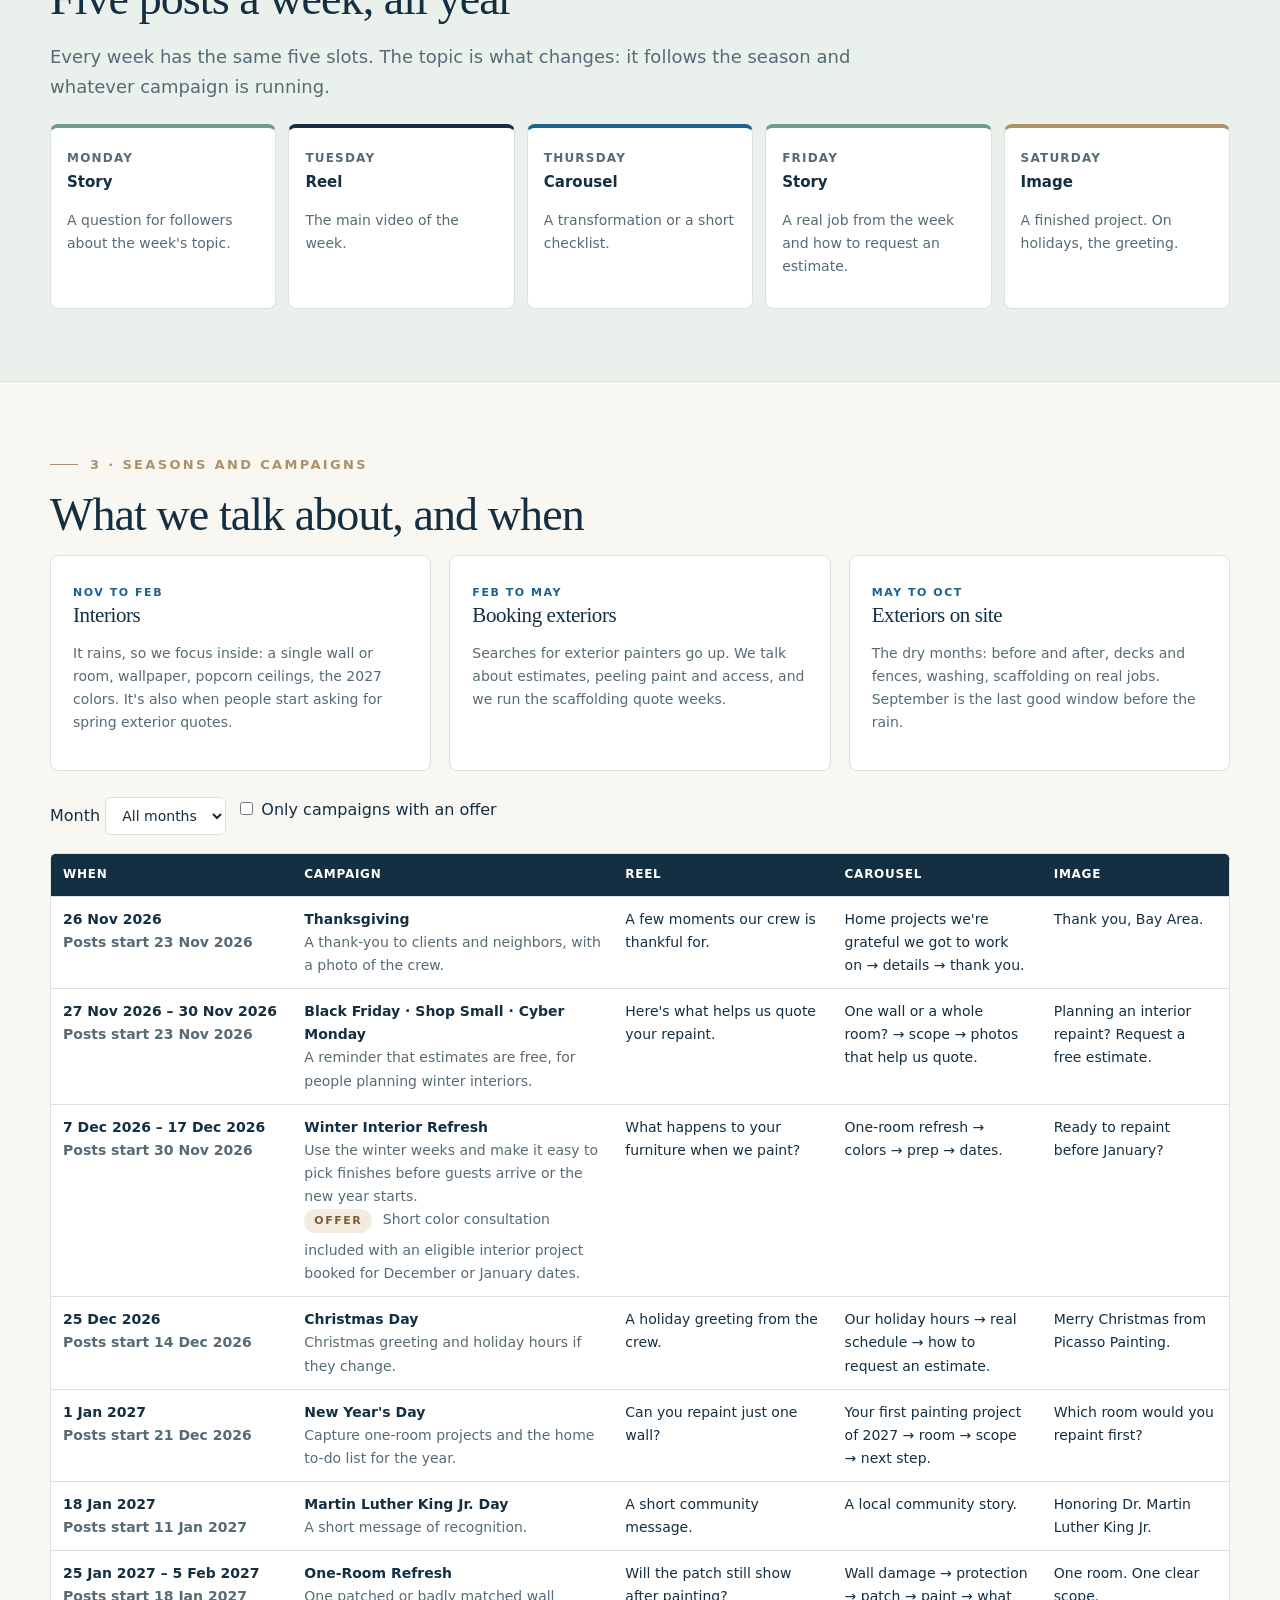
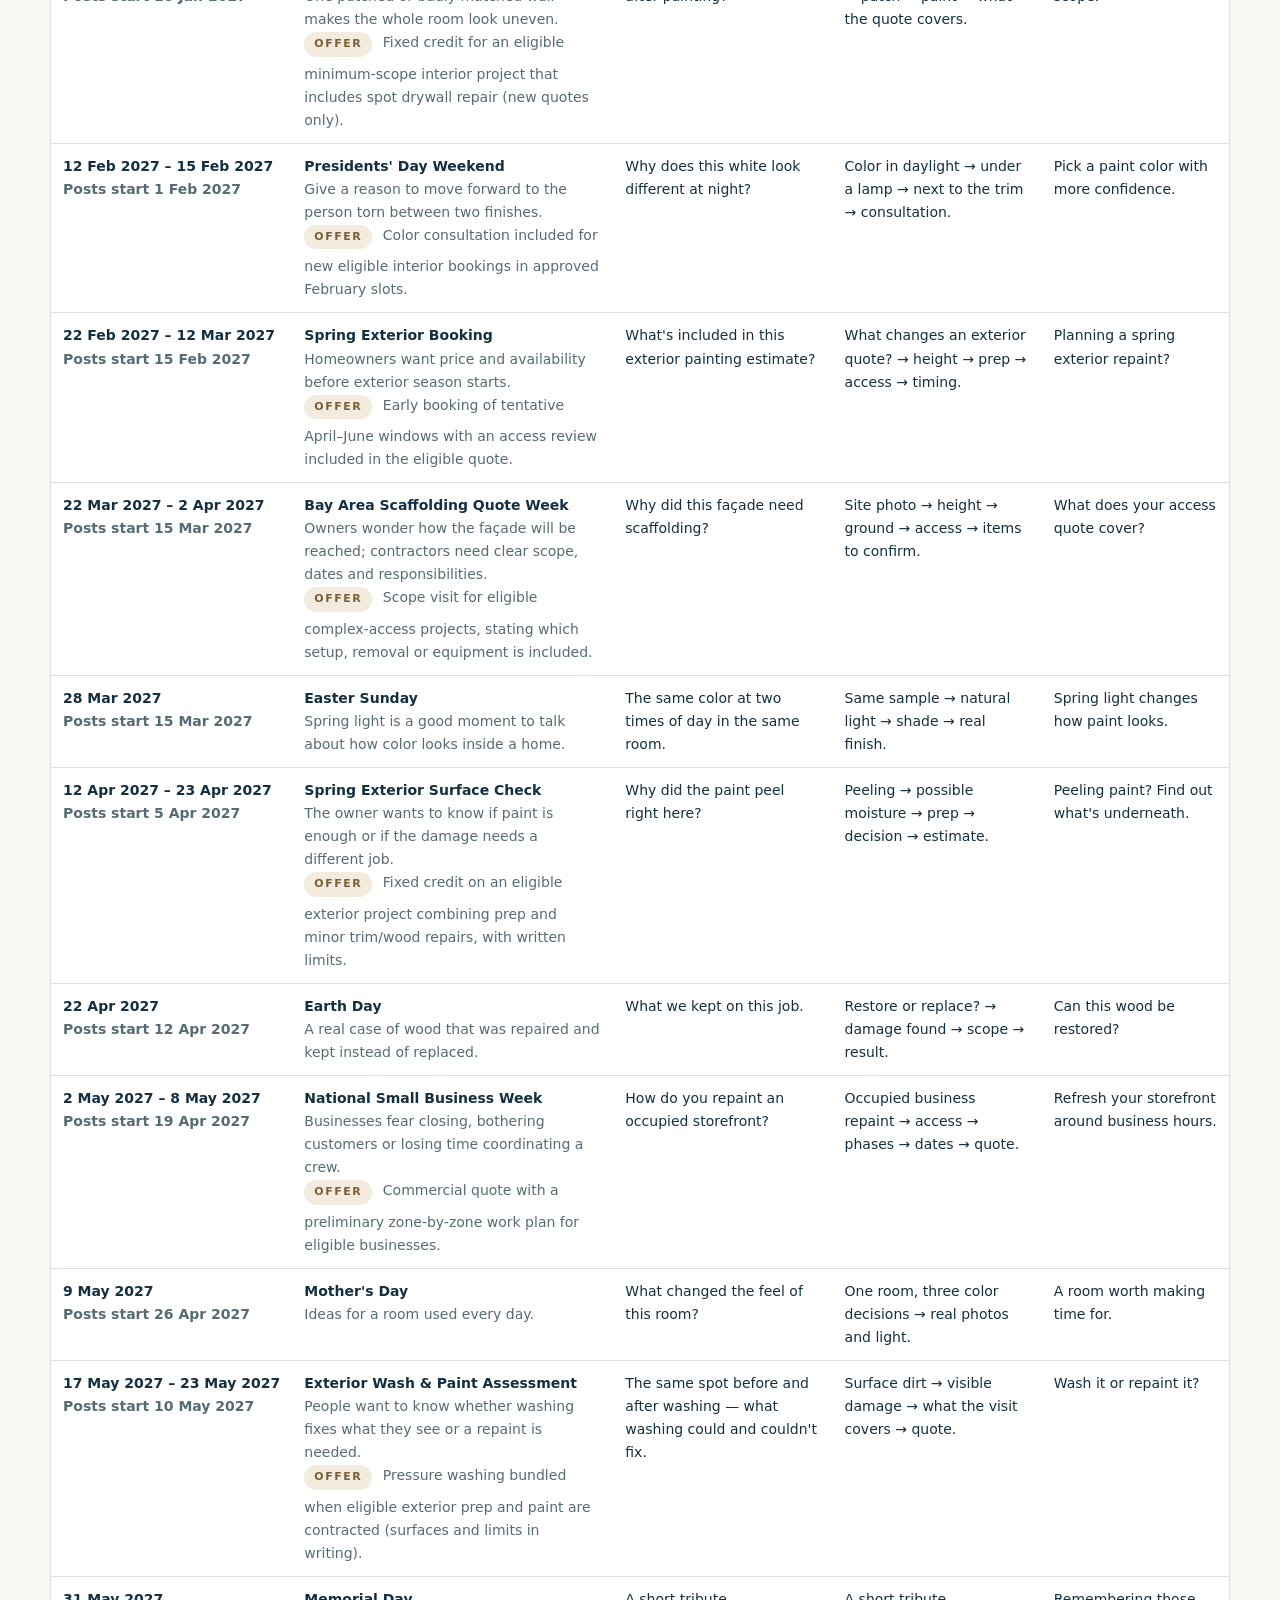
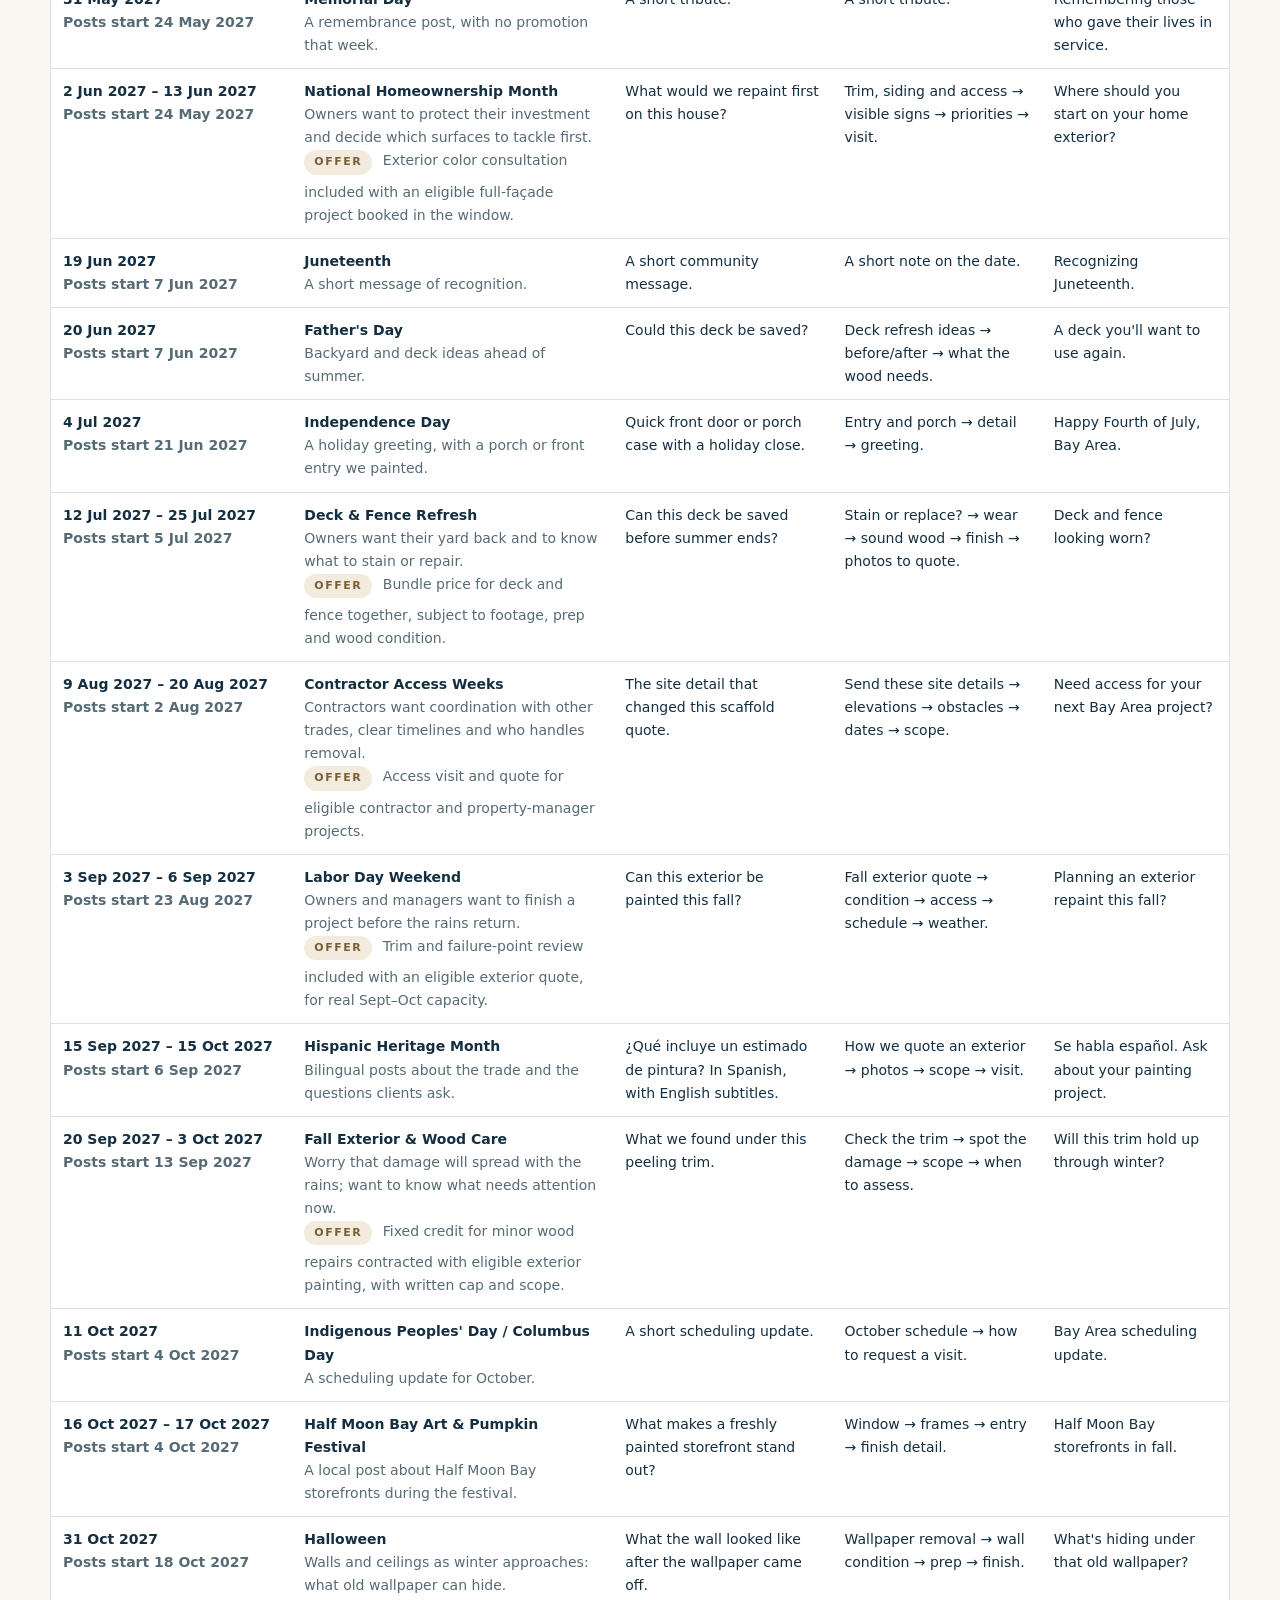
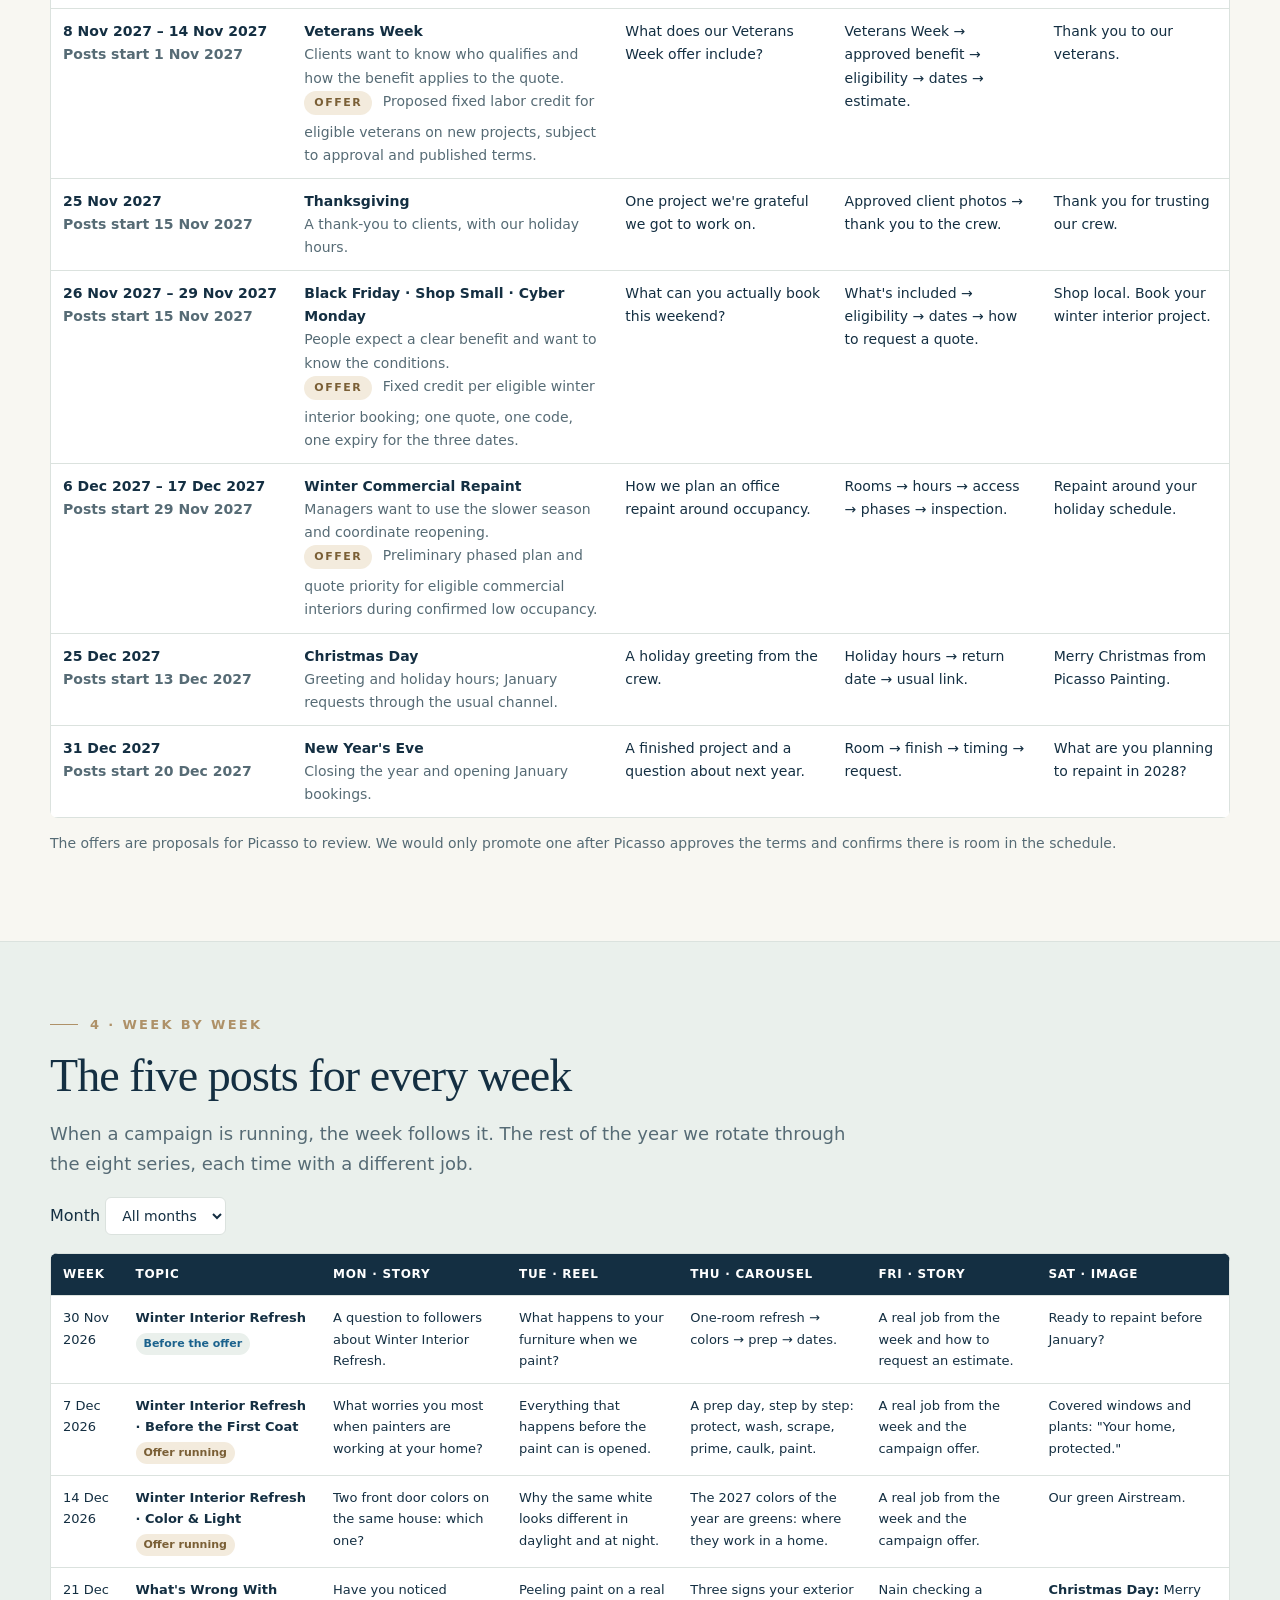
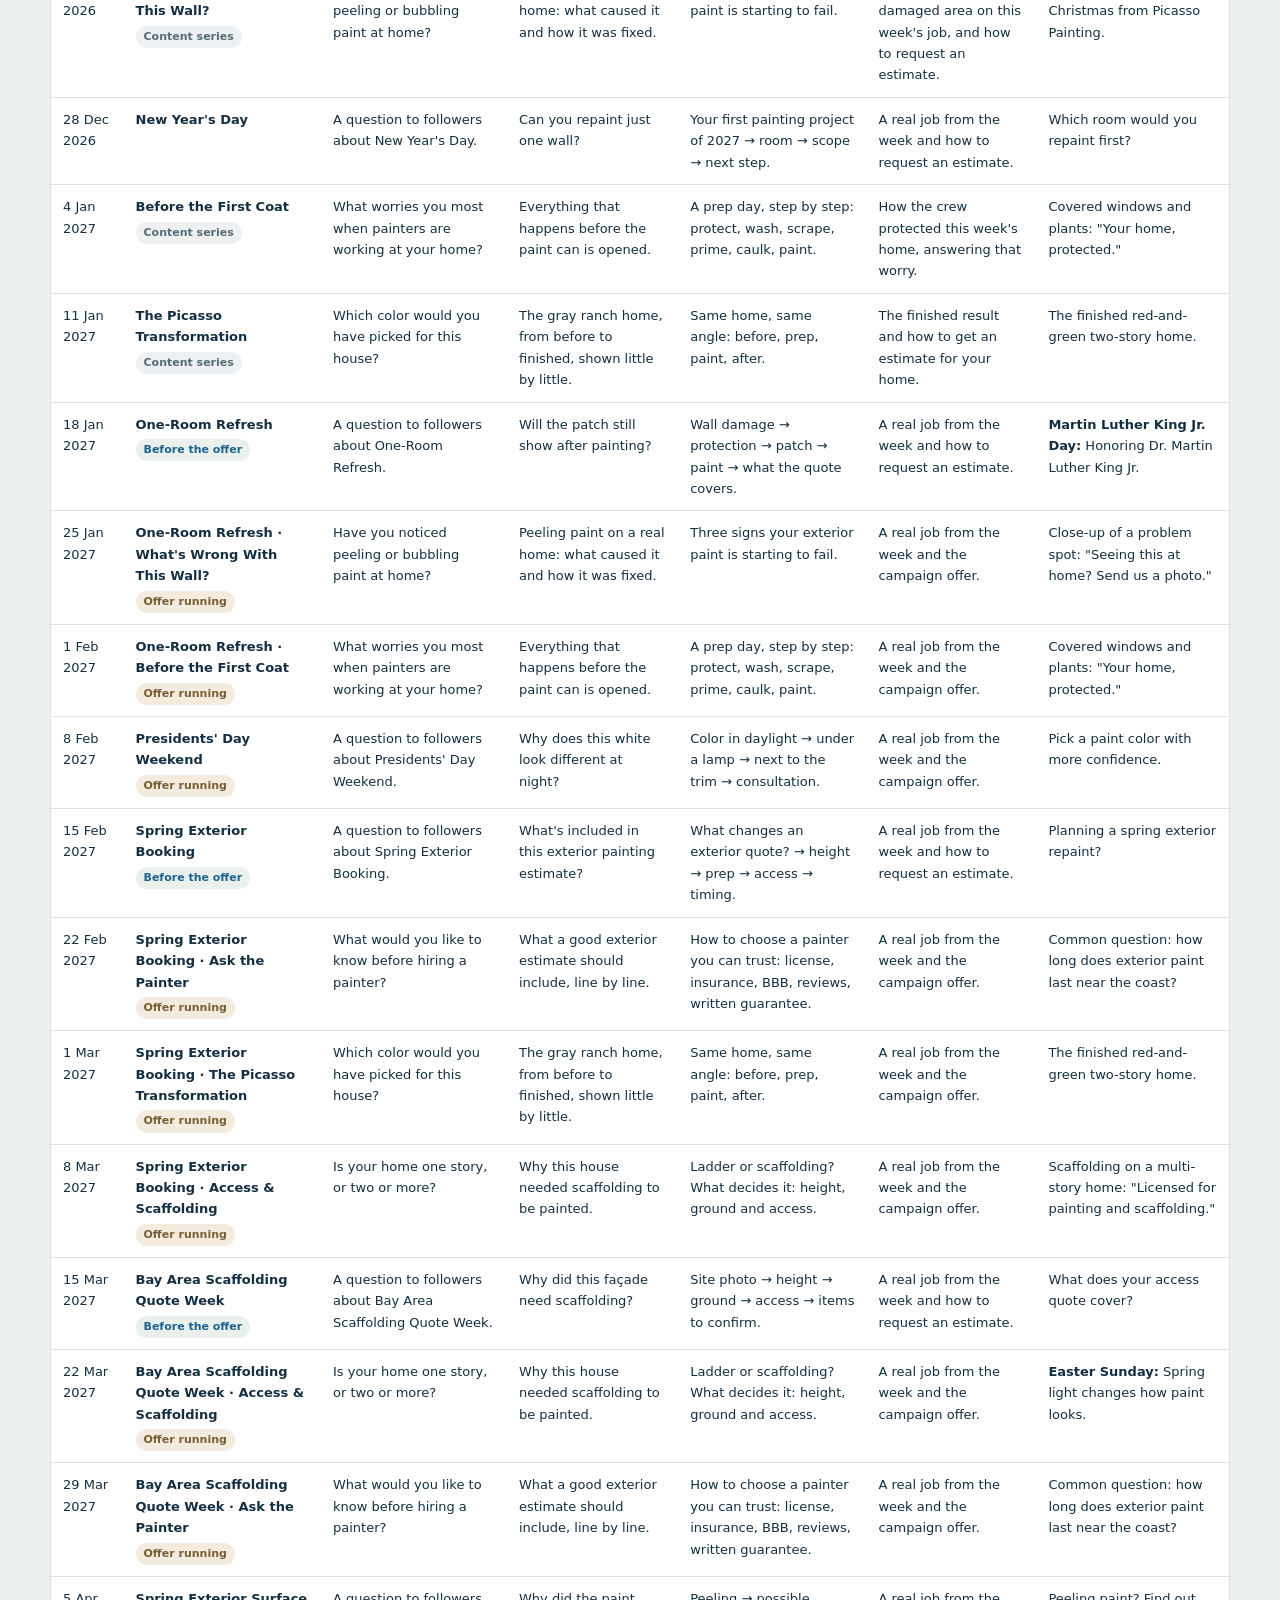
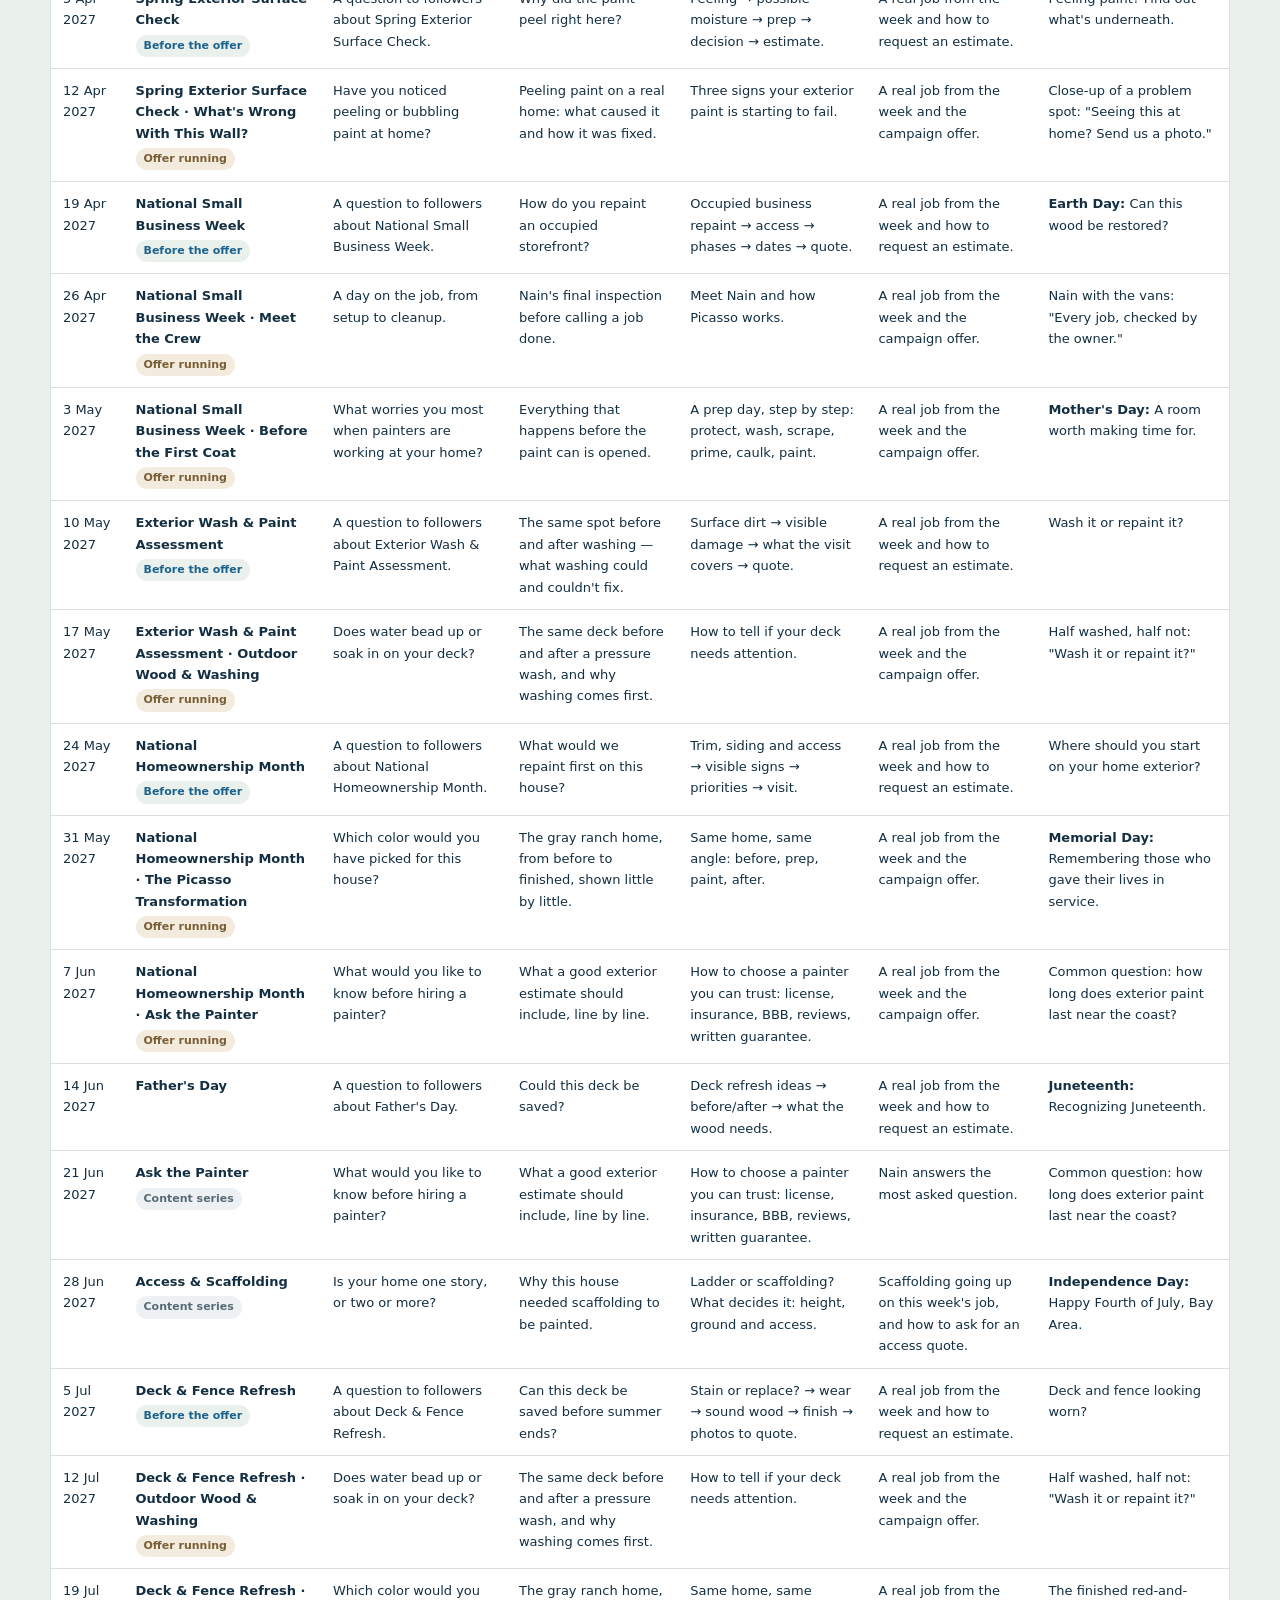
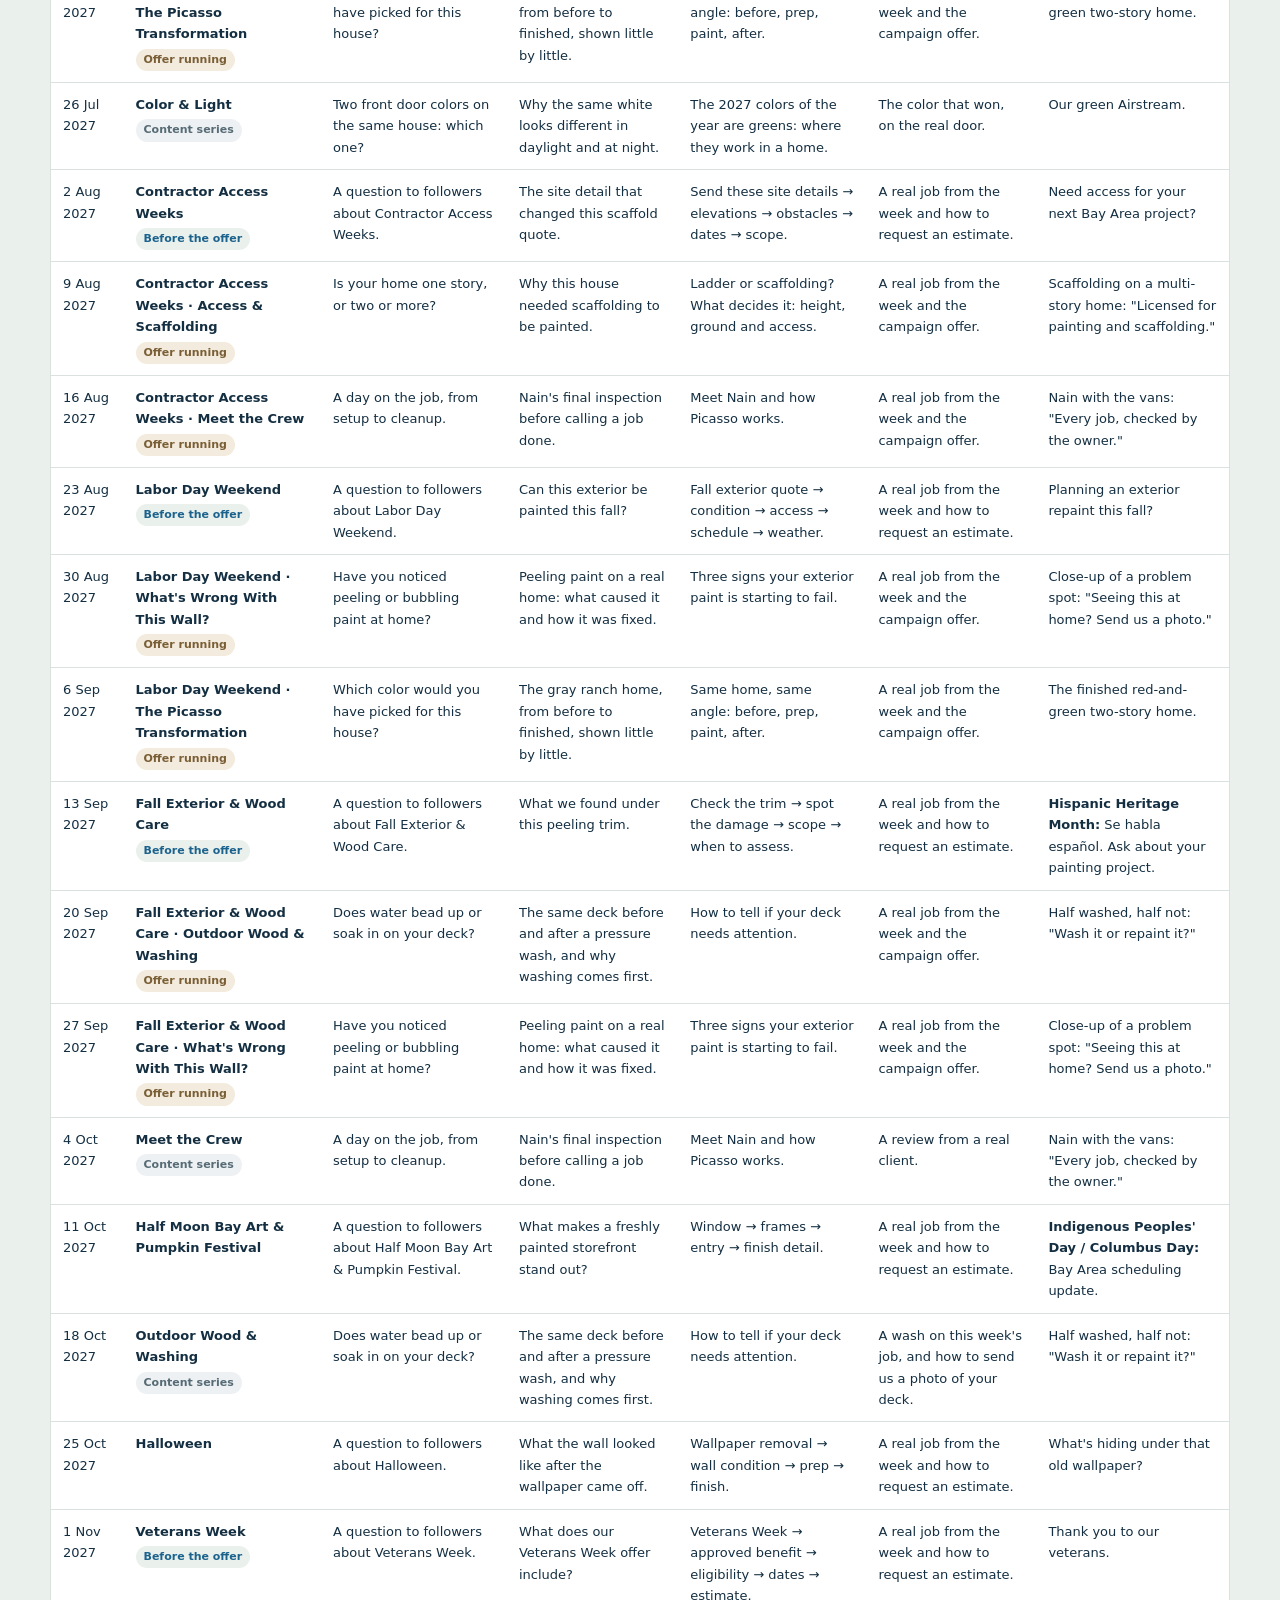
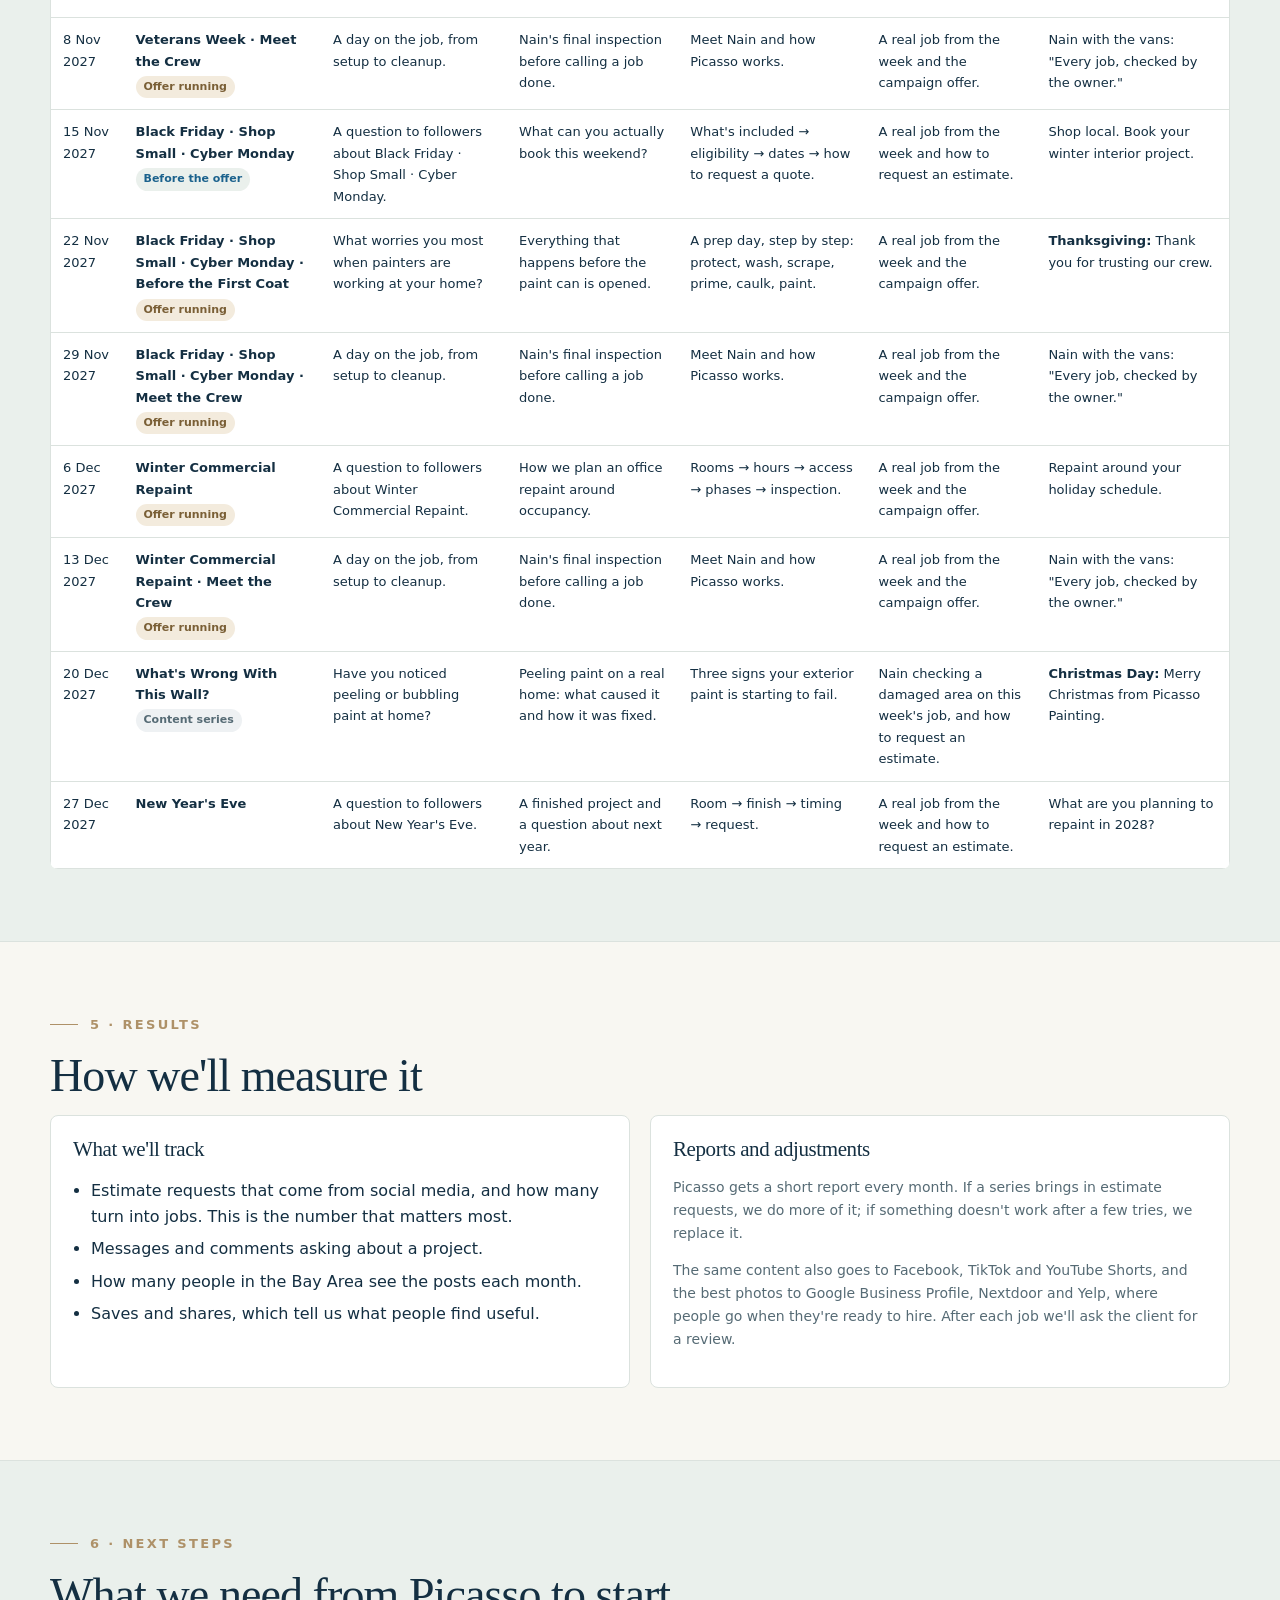
<file: marketing-proposal.html>
<!doctype html>
<html lang="en">
<head>
<meta charset="utf-8">
<meta name="viewport" content="width=device-width,initial-scale=1">
<meta name="robots" content="noindex,nofollow">
<title>Marketing Proposal | Picasso Painting</title>
<style>
:root{--navy:#142f42;--deep:#0b2535;--blue:#1b628d;--sea:#eaf0ec;--cream:#f8f7f2;--gold:#ae9168;--line:#dbe2de;--muted:#566b75;--white:#fff;
--serif:"Iowan Old Style","Baskerville","Palatino Linotype","Book Antiqua",Georgia,serif;--sans:"Avenir Next","Segoe UI",system-ui,-apple-system,sans-serif}
*{box-sizing:border-box}
html[lang=en] .es,html[lang=es] .en{display:none!important}
body{margin:0;background:var(--cream);color:var(--navy);font:16px/1.65 var(--sans)}
a{color:var(--blue)}
.wrap{width:min(1180px,calc(100% - 32px));margin:auto}
header.top{position:sticky;top:0;z-index:20;background:rgba(248,247,242,.97);border-bottom:1px solid var(--line);backdrop-filter:blur(10px)}
.top .wrap{display:flex;align-items:center;justify-content:space-between;gap:16px;min-height:72px}
.top img{height:44px;width:auto}
.top nav{display:flex;gap:18px;font-size:13px;font-weight:700;flex-wrap:wrap}
.top nav a{color:var(--navy);text-decoration:none}
.top nav a:hover{color:var(--blue)}
.lang{display:inline-flex;border:1px solid var(--line);border-radius:999px;overflow:hidden;background:#fff;flex:none}
.lang button{border:0;background:none;padding:8px 14px;font:800 12px var(--sans);letter-spacing:.08em;color:var(--muted);cursor:pointer}
.lang button[aria-pressed=true]{background:var(--navy);color:#fff}
.hero{background:linear-gradient(135deg,var(--deep),var(--navy));color:#fff;padding:80px 0 70px}
.eyebrow{font-size:13px;letter-spacing:.18em;text-transform:uppercase;font-weight:800;color:var(--gold);display:flex;gap:12px;align-items:center;margin-bottom:14px}
.eyebrow:before{content:"";width:28px;height:1px;background:var(--gold)}
h1,h2,h3{font-family:var(--serif);font-weight:500;line-height:1.12;letter-spacing:-.02em;margin:0 0 14px}
h1{font-size:clamp(40px,6vw,70px)}
h2{font-size:clamp(30px,4vw,46px)}
h3{font-size:24px}
.hero p{max-width:760px;font-size:19px;color:#d7e3e7}
.stats{display:grid;grid-template-columns:repeat(4,1fr);gap:14px;margin-top:40px}
.stat{border:1px solid rgba(255,255,255,.18);border-radius:8px;padding:18px}
.stat b{display:block;font:500 38px var(--serif);color:#fff}
.stat span{font-size:13px;color:#c4d5da}
section.s{padding:72px 0;border-bottom:1px solid var(--line);scroll-margin-top:72px}
section.alt{background:var(--sea)}
.lead{font-size:18px;color:var(--muted);max-width:820px}
.grid2{display:grid;grid-template-columns:1fr 1fr;gap:20px}
.grid3{display:grid;grid-template-columns:repeat(3,1fr);gap:18px}
.card{background:#fff;border:1px solid var(--line);border-radius:8px;padding:22px}
.card h3{font-size:21px}
.card small,.tag{display:inline-block;font-size:11px;letter-spacing:.14em;text-transform:uppercase;font-weight:800;color:var(--blue)}
.tag{background:var(--sea);border-radius:999px;padding:3px 10px;margin:0 6px 6px 0}
.tag.gold{background:#f3ebdd;color:#7a5f36}
.tag.navy{background:var(--navy);color:#fff}
table{width:100%;border-collapse:collapse;background:#fff;border:1px solid var(--line);font-size:14px}
th,td{text-align:left;padding:11px 12px;border-bottom:1px solid var(--line);vertical-align:top}
th{background:var(--navy);color:#fff;font-size:12px;letter-spacing:.06em;text-transform:uppercase}
.tablewrap{overflow-x:auto;border-radius:8px}
.num{text-align:right;font-variant-numeric:tabular-nums}
.hook{font-family:var(--serif);font-size:17px;color:var(--navy)}
.muted{color:var(--muted);font-size:14px}
.week{display:grid;grid-template-columns:repeat(5,1fr);gap:12px;margin-top:22px}
.slot{background:#fff;border:1px solid var(--line);border-top:4px solid var(--blue);border-radius:8px;padding:16px}
.slot.reel{border-top-color:var(--navy)}.slot.car{border-top-color:var(--blue)}.slot.img{border-top-color:var(--gold)}.slot.st{border-top-color:#6f9c8f}
.slot b{display:block;font-size:15px}
.slot .day{font-size:12px;font-weight:800;letter-spacing:.1em;text-transform:uppercase;color:var(--muted)}
.script{border-left:3px solid var(--gold);background:#fff;padding:16px 18px;border-radius:0 8px 8px 0;margin-bottom:14px}
.script ol{margin:8px 0 0;padding-left:18px;font-size:14px}
.filters{display:flex;gap:10px;flex-wrap:wrap;margin:18px 0}
.filters select,.filters input{font:14px var(--sans);padding:9px 12px;border:1px solid var(--line);border-radius:6px;background:#fff;color:var(--navy)}
.cal td:first-child{white-space:nowrap;font-weight:700}
.wk td{font-size:13px}
.wk .theme{font-weight:800}
.badge{display:inline-block;font-size:11px;font-weight:800;padding:2px 8px;border-radius:999px;margin-top:4px}
.b-live{background:#f3ebdd;color:#7a5f36}.b-warm{background:var(--sea);color:var(--blue)}.b-ever{background:#eef1f3;color:var(--muted)}
.score{font:600 22px var(--serif)}
.callout{background:#fff8ec;border:1px solid #ecdcbf;border-radius:8px;padding:16px 18px;font-size:14px}
footer{background:var(--deep);color:#b8cad0;padding:40px 0;font-size:13px}
footer a{color:#e3c99f}
ul.clean{padding-left:18px}ul.clean li{margin-bottom:6px}
@media(max-width:900px){.grid2,.grid3,.stats{grid-template-columns:1fr 1fr}.week{grid-template-columns:1fr 1fr}.top nav{display:none}}
@media(max-width:560px){.grid2,.grid3,.stats,.week{grid-template-columns:1fr}section.s{padding:52px 0}.hero{padding:56px 0}}
@media print{header.top{position:static}.lang{display:none}}
</style>
</head>
<body>
<header class="top"><div class="wrap">
 <a href="index.html"><img src="img/logo-horizontal.png" alt="Picasso Painting &amp; Scaffolding" width="760" height="160"></a>
 <nav>
  <a href="#strategy"><span class="en">Strategy</span><span class="es">Estrategia</span></a>
  <a href="#weekly"><span class="en">Weekly plan</span><span class="es">Plan semanal</span></a>
  <a href="#seasons"><span class="en">Seasons</span><span class="es">Temporadas</span></a>
  <a href="#calendar"><span class="en">Calendar</span><span class="es">Calendario</span></a>
  <a href="#kpis"><span class="en">Results</span><span class="es">Resultados</span></a>
 </nav>
 <div class="lang" role="group" aria-label="Language / Idioma"><button type="button" data-lang="en" aria-pressed="true">EN</button><button type="button" data-lang="es" aria-pressed="false">ES</button></div>
</div></header>

<section class="hero"><div class="wrap">
 <div class="eyebrow"><span class="en">Marketing proposal · December 2026 to December 2027</span><span class="es">Propuesta de marketing · diciembre 2026 a diciembre 2027</span></div>
 <h1><span class="en">Picasso Painting's social media plan for 2027</span><span class="es">El plan de redes de Picasso Painting para 2027</span></h1>
 <p><span class="en">Here is what we would post each week and which campaigns we would run through the year, using Picasso's own jobs. We want more homeowners and businesses in the Bay Area asking for an estimate, and the whole plan is built around that.</span><span class="es">Aquí está lo que publicaríamos cada semana y las campañas que haríamos durante el año, con obras reales de Picasso. Queremos que más propietarios y negocios de la Bay Area pidan un estimado, y todo el plan está pensado para eso.</span></p>
 <div class="stats">
  <div class="stat"><b>5</b><span class="en">posts a week</span><span class="es">publicaciones por semana</span></div>
  <div class="stat"><b>57</b><span class="en">weeks planned</span><span class="es">semanas planificadas</span></div>
  <div class="stat"><b>35</b><span class="en">dates and campaigns</span><span class="es">fechas y campañas</span></div>
  <div class="stat"><b>8</b><span class="en">content series</span><span class="es">series de contenido</span></div>
 </div>
</div></section>

<section class="s" id="strategy"><div class="wrap">
 <div class="eyebrow"><span class="en">1 · Strategy</span><span class="es">1 · Estrategia</span></div>
 <h2><span class="en">What sets Picasso apart, on camera</span><span class="es">Lo que diferencia a Picasso, en cámara</span></h2>
 <p class="lead"><span class="en">Other painters in the San Francisco Bay Area already talk about quality and experience. We would rather show it. Washing and scraping before a single coat, covering the garden and the floors, scaffolding going up on a two-story house, Nain walking the job before the crew leaves: that is the content. All of it comes from real jobs, and every post points to the same next step, a free estimate.</span><span class="es">Otros pintores de la San Francisco Bay Area ya hablan de calidad y experiencia. Nosotros preferimos mostrarla. Lavar y raspar antes de la primera mano, cubrir el jardín y los pisos, montar el andamio en una casa de dos pisos, Nain revisando la obra antes de que se vaya el equipo: ese es el contenido. Todo sale de obras reales, y cada publicación lleva al mismo siguiente paso: pedir un estimado gratis.</span></p>
 <div class="grid3" style="margin-top:28px">
  <div class="card"><small>Reels</small><h3><span class="en">To be found</span><span class="es">Para que nos encuentren</span></h3><p class="muted"><span class="en">Short videos that reach people in the Bay Area who don't know Picasso yet.</span><span class="es">Vídeos cortos que llegan a gente de la Bay Area que todavía no conoce a Picasso.</span></p></div>
  <div class="card"><small><span class="en">Carousels and images</span><span class="es">Carruseles e imágenes</span></small><h3><span class="en">To be saved</span><span class="es">Para que lo guarden</span></h3><p class="muted"><span class="en">Finished projects and simple checklists that people keep and send to someone else.</span><span class="es">Proyectos terminados y checklists sencillos que la gente guarda y le manda a otra persona.</span></p></div>
  <div class="card"><small><span class="en">Stories</span><span class="es">Historias</span></small><h3><span class="en">To get the call</span><span class="es">Para que escriban</span></h3><p class="muted"><span class="en">Where followers ask questions, see the day-to-day work and request the estimate.</span><span class="es">Donde los seguidores preguntan, ven el trabajo del día a día y piden el estimado.</span></p></div>
 </div>
 <h3 style="margin-top:44px"><span class="en">Who we're talking to</span><span class="es">A quién le hablamos</span></h3>
 <div class="tablewrap"><table>
  <tr><th><span class="en">Audience</span><span class="es">Público</span></th><th><span class="en">What they need</span><span class="es">Qué necesita</span></th><th><span class="en">What we show them</span><span class="es">Qué le mostramos</span></th></tr>
  <tr><td><span class="en">Homeowners on the Coastside and the Peninsula</span><span class="es">Propietarios de la costa y la Península</span></td><td><span class="en">A house that holds up to fog, salt air and the rainy season</span><span class="es">Una casa que aguante la niebla, la sal y la temporada de lluvias</span></td><td><span class="en">Peeling paint and how it gets fixed, prep, before and after, deck care</span><span class="es">Pintura que se pela y cómo se arregla, preparación, antes y después, cuidado del deck</span></td></tr>
  <tr><td><span class="en">Owners of two- and three-story homes in San Francisco and the East Bay</span><span class="es">Dueños de casas de dos y tres pisos en San Francisco y East Bay</span></td><td><span class="en">Safe access and knowing exactly what the quote covers</span><span class="es">Acceso seguro y saber exactamente qué cubre la cotización</span></td><td><span class="en">Scaffolding on real jobs, how an estimate is put together</span><span class="es">Andamios en obras reales, cómo se arma un estimado</span></td></tr>
  <tr><td><span class="en">Property managers, contractors and small businesses</span><span class="es">Administradores, contratistas y pequeños negocios</span></td><td><span class="en">A repaint that doesn't shut the business down</span><span class="es">Repintar sin tener que cerrar el negocio</span></td><td><span class="en">Work done in phases around business hours, commercial jobs</span><span class="es">Trabajo por fases según el horario del negocio, obras comerciales</span></td></tr>
 </table></div>
 <h3 style="margin-top:44px"><span class="en">What people search for</span><span class="es">Lo que la gente busca</span></h3>
 <p class="muted"><span class="en">Approximate monthly Google searches in the US. Our posts answer these questions.</span><span class="es">Búsquedas mensuales aproximadas en Google en EE. UU. Nuestras publicaciones responden a estas preguntas.</span></p>
 <div class="tablewrap"><table>
  <tr><th><span class="en">Search</span><span class="es">Búsqueda</span></th><th class="num"><span class="en">Per month</span><span class="es">Al mes</span></th><th><span class="en">What it means</span><span class="es">Qué significa</span></th></tr>
  <tr><td><code>painters near me</code></td><td class="num">59,000</td><td><span class="en">The person is already looking for someone to call.</span><span class="es">La persona ya está buscando a quién llamar.</span></td></tr><tr><td><code>drywall repair</code></td><td class="num">58,000</td><td><span class="en">There is concrete damage. Our angle: repair it and leave the wall ready to paint.</span><span class="es">Hay un daño concreto. Nuestro ángulo: repararla y dejarla lista para pintar.</span></td></tr><tr><td><code>house painters near me</code></td><td class="num">31,000</td><td><span class="en">They want to hire for a home and are comparing providers.</span><span class="es">Quiere contratar para una vivienda y compara proveedores.</span></td></tr><tr><td><code>exterior painting</code></td><td class="num">30,000</td><td><span class="en">Planning a new look or trying to stop deterioration.</span><span class="es">Planea un cambio de imagen o quiere frenar el deterioro.</span></td></tr><tr><td><code>interior painting</code></td><td class="num">26,000</td><td><span class="en">Renovating a room, repairing a wall or preparing a property.</span><span class="es">Renueva una habitación, repara una pared o prepara una propiedad.</span></td></tr><tr><td><code>commercial painting</code></td><td class="num">17,000</td><td><span class="en">Needs to coordinate schedules, access and business continuity.</span><span class="es">Necesita coordinar horarios, acceso y continuidad del negocio.</span></td></tr><tr><td><code>deck staining</code></td><td class="num">9,700</td><td><span class="en">Wants to recover or protect an outdoor wood surface.</span><span class="es">Quiere recuperar o proteger una superficie de madera exterior.</span></td></tr><tr><td colspan="3" class="muted"><span class="en">We will also answer searches such as: exterior house painting cost, why is my exterior paint peeling, scaffolding for exterior painting, deck staining near me.</span><span class="es">También responderemos búsquedas como: exterior house painting cost, why is my exterior paint peeling, scaffolding for exterior painting, deck staining near me.</span></td></tr>
 </table></div>
 <h3 style="margin-top:44px"><span class="en">How the posts are split</span><span class="es">Cómo se reparten las publicaciones</span></h3>
 <div class="grid3">
  <div class="card"><span class="tag navy">25%</span><h3><span class="en">Reach</span><span class="es">Alcance</span></h3><p class="muted"><span class="en">Transformations, scaffolding going up, a pressure wash that reveals the real color. Posts that make people stop and remember the name.</span><span class="es">Transformaciones, el andamio subiendo, un lavado que deja ver el color real. Publicaciones que hacen que la gente se detenga y recuerde el nombre.</span></p></div>
  <div class="card"><span class="tag">25%</span><h3><span class="en">Followers</span><span class="es">Seguidores</span></h3><p class="muted"><span class="en">Useful stuff: how to tell your paint is failing, how to read an estimate. A reason to keep following.</span><span class="es">Cosas útiles: cómo saber si la pintura está fallando, cómo leer un estimado. Un motivo para seguir a la cuenta.</span></p></div>
  <div class="card"><span class="tag gold">50%</span><h3><span class="en">Estimate requests</span><span class="es">Solicitudes de estimado</span></h3><p class="muted"><span class="en">Half of what we post asks for something specific: send a message, send a photo of your home, request the free estimate.</span><span class="es">La mitad de lo que publicamos pide algo concreto: escribir un mensaje, mandar una foto de la casa, pedir el estimado gratis.</span></p></div>
 </div>
 <h3 style="margin-top:44px"><span class="en">The eight content series</span><span class="es">Las ocho series de contenido</span></h3>
 <div class="grid3"><div class="card"><h3><span class="en">What's Wrong With This Wall?</span><span class="es">¿Qué le pasa a esta pared?</span></h3><p class="muted"><span class="en">Real peeling, cracks and moisture problems, and how they get fixed.</span><span class="es">Problemas reales de pintura pelada, grietas y humedad, y cómo se arreglan.</span></p></div><div class="card"><h3><span class="en">Before the First Coat</span><span class="es">Antes de la primera mano</span></h3><p class="muted"><span class="en">The prep homeowners never see: protection, washing, scraping, priming, caulking.</span><span class="es">La preparación que el cliente nunca ve: protección, lavado, raspado, imprimación, sellado.</span></p></div><div class="card"><h3><span class="en">The Picasso Transformation</span><span class="es">La transformación Picasso</span></h3><p class="muted"><span class="en">Same angle before and after, with the process that explains the change.</span><span class="es">Mismo ángulo antes y después, con el proceso que explica el cambio.</span></p></div><div class="card"><h3><span class="en">Ask the Painter</span><span class="es">Pregúntale al pintor</span></h3><p class="muted"><span class="en">Estimates, costs, how long paint lasts, how to choose a painter.</span><span class="es">Estimados, costos, cuánto dura la pintura, cómo elegir pintor.</span></p></div><div class="card"><h3><span class="en">Access & Scaffolding</span><span class="es">Acceso y andamios</span></h3><p class="muted"><span class="en">Why some homes need scaffolding and how access is quoted. Picasso is licensed for scaffolding (D39).</span><span class="es">Por qué algunas casas necesitan andamio y cómo se cotiza el acceso. Picasso tiene licencia de andamios (D39).</span></p></div><div class="card"><h3><span class="en">Color & Light</span><span class="es">Color y luz</span></h3><p class="muted"><span class="en">How color changes with light, 2027 colors of the year, test before you commit.</span><span class="es">Cómo cambia el color con la luz, colores del año 2027, probar antes de decidir.</span></p></div><div class="card"><h3><span class="en">Meet the Crew</span><span class="es">Conoce al equipo</span></h3><p class="muted"><span class="en">Nain's final inspection, a day on the job, real reviews.</span><span class="es">La inspección final de Nain, un día en la obra, reseñas reales.</span></p></div><div class="card"><h3><span class="en">Outdoor Wood & Washing</span><span class="es">Madera exterior y lavado</span></h3><p class="muted"><span class="en">Pressure washing, decks and fences: what can be saved and why washing comes first.</span><span class="es">Lavado a presión, decks y cercas: qué se puede salvar y por qué se lava primero.</span></p></div></div>
</div></section>

<section class="s alt" id="weekly"><div class="wrap">
 <div class="eyebrow"><span class="en">2 · Weekly plan</span><span class="es">2 · Plan semanal</span></div>
 <h2><span class="en">Five posts a week, all year</span><span class="es">Cinco publicaciones por semana, todo el año</span></h2>
 <p class="lead"><span class="en">Every week has the same five slots. The topic is what changes: it follows the season and whatever campaign is running.</span><span class="es">Todas las semanas tienen los mismos cinco espacios. Lo que cambia es el tema, que sigue la temporada y la campaña del momento.</span></p>
 <div class="week">
  <div class="slot st"><span class="day"><span class="en">Monday</span><span class="es">Lunes</span></span><b><span class="en">Story</span><span class="es">Historia</span></b><p class="muted"><span class="en">A question for followers about the week's topic.</span><span class="es">Una pregunta a los seguidores sobre el tema de la semana.</span></p></div>
  <div class="slot reel"><span class="day"><span class="en">Tuesday</span><span class="es">Martes</span></span><b>Reel</b><p class="muted"><span class="en">The main video of the week.</span><span class="es">El vídeo principal de la semana.</span></p></div>
  <div class="slot car"><span class="day"><span class="en">Thursday</span><span class="es">Jueves</span></span><b><span class="en">Carousel</span><span class="es">Carrusel</span></b><p class="muted"><span class="en">A transformation or a short checklist.</span><span class="es">Una transformación o un checklist corto.</span></p></div>
  <div class="slot st"><span class="day"><span class="en">Friday</span><span class="es">Viernes</span></span><b><span class="en">Story</span><span class="es">Historia</span></b><p class="muted"><span class="en">A real job from the week and how to request an estimate.</span><span class="es">Una obra real de la semana y cómo pedir un estimado.</span></p></div>
  <div class="slot img"><span class="day"><span class="en">Saturday</span><span class="es">Sábado</span></span><b><span class="en">Image</span><span class="es">Imagen</span></b><p class="muted"><span class="en">A finished project. On holidays, the greeting.</span><span class="es">Un proyecto terminado. En los feriados, el saludo.</span></p></div>
 </div>
</div></section>

<section class="s" id="seasons"><div class="wrap">
 <div class="eyebrow"><span class="en">3 · Seasons and campaigns</span><span class="es">3 · Temporadas y campañas</span></div>
 <h2><span class="en">What we talk about, and when</span><span class="es">De qué hablamos y cuándo</span></h2>
 <div class="grid3" style="margin-bottom:26px">
  <div class="card"><small><span class="en">Nov to Feb</span><span class="es">Nov a feb</span></small><h3><span class="en">Interiors</span><span class="es">Interiores</span></h3><p class="muted"><span class="en">It rains, so we focus inside: a single wall or room, wallpaper, popcorn ceilings, the 2027 colors. It's also when people start asking for spring exterior quotes.</span><span class="es">Llueve, así que nos enfocamos adentro: una pared o una habitación, papel tapiz, techos de palomitas, los colores de 2027. También es cuando la gente empieza a pedir cotizaciones de exterior para la primavera.</span></p></div>
  <div class="card"><small><span class="en">Feb to May</span><span class="es">Feb a may</span></small><h3><span class="en">Booking exteriors</span><span class="es">Reservar exteriores</span></h3><p class="muted"><span class="en">Searches for exterior painters go up. We talk about estimates, peeling paint and access, and we run the scaffolding quote weeks.</span><span class="es">Suben las búsquedas de pintores de exteriores. Hablamos de estimados, pintura que se pela y acceso, y hacemos las semanas de cotización de andamios.</span></p></div>
  <div class="card"><small><span class="en">May to Oct</span><span class="es">May a oct</span></small><h3><span class="en">Exteriors on site</span><span class="es">Exteriores en obra</span></h3><p class="muted"><span class="en">The dry months: before and after, decks and fences, washing, scaffolding on real jobs. September is the last good window before the rain.</span><span class="es">Los meses secos: antes y después, decks y cercas, lavado, andamios en obra. Septiembre es la última buena ventana antes de las lluvias.</span></p></div>
 </div>
 <div class="filters"><label><span class="en">Month</span><span class="es">Mes</span> <select id="calMonth"></select></label><label><input type="checkbox" id="calOffers"> <span class="en">Only campaigns with an offer</span><span class="es">Solo campañas con oferta</span></label></div>
 <div class="tablewrap"><table class="cal"><thead><tr><th><span class="en">When</span><span class="es">Cuándo</span></th><th><span class="en">Campaign</span><span class="es">Campaña</span></th><th>Reel</th><th><span class="en">Carousel</span><span class="es">Carrusel</span></th><th><span class="en">Image</span><span class="es">Imagen</span></th></tr></thead><tbody id="calBody"></tbody></table></div>
 <p class="muted"><span class="en">The offers are proposals for Picasso to review. We would only promote one after Picasso approves the terms and confirms there is room in the schedule.</span><span class="es">Las ofertas son propuestas para que Picasso las revise. Solo promoveríamos una después de que Picasso apruebe los términos y confirme que hay espacio en la agenda.</span></p>
</div></section>

<section class="s alt" id="calendar"><div class="wrap">
 <div class="eyebrow"><span class="en">4 · Week by week</span><span class="es">4 · Semana a semana</span></div>
 <h2><span class="en">The five posts for every week</span><span class="es">Las cinco publicaciones de cada semana</span></h2>
 <p class="lead"><span class="en">When a campaign is running, the week follows it. The rest of the year we rotate through the eight series, each time with a different job.</span><span class="es">Cuando hay una campaña, la semana gira en torno a ella. El resto del año rotamos entre las ocho series, cada vez con una obra distinta.</span></p>
 <div class="filters"><label><span class="en">Month</span><span class="es">Mes</span> <select id="wkMonth"></select></label></div>
 <div class="tablewrap"><table class="wk"><thead><tr><th><span class="en">Week</span><span class="es">Semana</span></th><th><span class="en">Topic</span><span class="es">Tema</span></th><th><span class="en">Mon · Story</span><span class="es">Lun · Historia</span></th><th><span class="en">Tue · Reel</span><span class="es">Mar · Reel</span></th><th><span class="en">Thu · Carousel</span><span class="es">Jue · Carrusel</span></th><th><span class="en">Fri · Story</span><span class="es">Vie · Historia</span></th><th><span class="en">Sat · Image</span><span class="es">Sáb · Imagen</span></th></tr></thead><tbody id="wkBody"></tbody></table></div>
</div></section>

<section class="s" id="kpis"><div class="wrap">
 <div class="eyebrow"><span class="en">5 · Results</span><span class="es">5 · Resultados</span></div>
 <h2><span class="en">How we'll measure it</span><span class="es">Cómo lo vamos a medir</span></h2>
 <div class="grid2">
  <div class="card"><h3><span class="en">What we'll track</span><span class="es">Qué vamos a seguir</span></h3><ul class="clean">
   <li><span class="en">Estimate requests that come from social media, and how many turn into jobs. This is the number that matters most.</span><span class="es">Las solicitudes de estimado que llegan desde redes y cuántas se convierten en trabajos. Es el número que más importa.</span></li>
   <li><span class="en">Messages and comments asking about a project.</span><span class="es">Mensajes y comentarios que preguntan por un proyecto.</span></li>
   <li><span class="en">How many people in the Bay Area see the posts each month.</span><span class="es">Cuánta gente de la Bay Area ve las publicaciones cada mes.</span></li>
   <li><span class="en">Saves and shares, which tell us what people find useful.</span><span class="es">Guardados y compartidos, que nos dicen qué le resulta útil a la gente.</span></li>
  </ul></div>
  <div class="card"><h3><span class="en">Reports and adjustments</span><span class="es">Informes y ajustes</span></h3><p class="muted"><span class="en">Picasso gets a short report every month. If a series brings in estimate requests, we do more of it; if something doesn't work after a few tries, we replace it.</span><span class="es">Picasso recibe un informe corto cada mes. Si una serie trae solicitudes de estimado, hacemos más; si algo no funciona después de varios intentos, lo cambiamos.</span></p>
  <p class="muted"><span class="en">The same content also goes to Facebook, TikTok and YouTube Shorts, and the best photos to Google Business Profile, Nextdoor and Yelp, where people go when they're ready to hire. After each job we'll ask the client for a review.</span><span class="es">El mismo contenido va también a Facebook, TikTok y YouTube Shorts, y las mejores fotos a Google Business Profile, Nextdoor y Yelp, donde la gente busca cuando ya va a contratar. Después de cada trabajo le pediremos una reseña al cliente.</span></p></div>
 </div>
</div></section>

<section class="s alt" id="needs"><div class="wrap">
 <div class="eyebrow"><span class="en">6 · Next steps</span><span class="es">6 · Siguientes pasos</span></div>
 <h2><span class="en">What we need from Picasso to start</span><span class="es">Lo que necesitamos de Picasso para empezar</span></h2>
 <div class="grid2">
  <div class="card"><h3><span class="en">Access and photos</span><span class="es">Acceso y fotos</span></h3><ul class="clean">
   <li><span class="en">Being able to film on active jobs once a month.</span><span class="es">Poder grabar en obras activas una vez al mes.</span></li>
   <li><span class="en">The homeowner's OK before we show a house or business that can be recognized.</span><span class="es">El permiso del propietario antes de mostrar una casa o un negocio reconocible.</span></li>
   <li><span class="en">More photos of finished work. Right now we have three finished projects.</span><span class="es">Más fotos de trabajos terminados. Ahora mismo tenemos tres proyectos terminados.</span></li>
   <li><span class="en">Nain on camera now and then.</span><span class="es">Nain a cámara de vez en cuando.</span></li>
  </ul></div>
  <div class="card"><h3><span class="en">Details to confirm</span><span class="es">Datos por confirmar</span></h3><ul class="clean">
   <li><span class="en">What the four-year guarantee covers.</span><span class="es">Qué cubre la garantía de cuatro años.</span></li>
   <li><span class="en">The current certificate of insurance.</span><span class="es">El certificado de seguro vigente.</span></li>
   <li><span class="en">Whether scaffolding is also offered on its own, outside painting jobs.</span><span class="es">Si el servicio de andamios también se ofrece por separado, fuera de las obras de pintura.</span></li>
   <li><span class="en">Which offers and dates Picasso approves.</span><span class="es">Qué ofertas y fechas aprueba Picasso.</span></li>
   <li><span class="en">Access to the Instagram, Facebook, TikTok and Google Business Profile accounts.</span><span class="es">Acceso a las cuentas de Instagram, Facebook, TikTok y Google Business Profile.</span></li>
  </ul></div>
 </div>
</div></section>

<footer><div class="wrap">
 <p><span class="en">Prepared for Picasso Painting &amp; Scaffolding · CA CSLB #1130045 · San Francisco Bay Area</span><span class="es">Preparado para Picasso Painting &amp; Scaffolding · CA CSLB #1130045 · San Francisco Bay Area</span></p>
</div></footer>

<script>
// Campañas del planificador (EN/ES), redactadas para el cliente.
const CAMPAIGNS = [
 {
  "id": "thanks26",
  "kind": "date",
  "title": "Thanksgiving",
  "pub": "2026-11-23",
  "start": "2026-11-26",
  "end": "2026-11-26",
  "why": {
   "en": "A thank-you to clients and neighbors, with a photo of the crew.",
   "es": "Un agradecimiento a clientes y vecinos, con una foto del equipo."
  },
  "img": {
   "en": "Thank you, Bay Area.",
   "es": "Gracias, Bay Area."
  },
  "car": {
   "en": "Home projects we're grateful we got to work on → details → thank you.",
   "es": "Proyectos que agradecemos haber hecho → detalles → agradecimiento."
  },
  "reel": {
   "en": "A few moments our crew is thankful for.",
   "es": "Momentos por los que el equipo está agradecido."
  }
 },
 {
  "id": "bf26",
  "kind": "date",
  "prio": 1,
  "title": "Black Friday · Shop Small · Cyber Monday",
  "pub": "2026-11-23",
  "start": "2026-11-27",
  "end": "2026-11-30",
  "why": {
   "en": "A reminder that estimates are free, for people planning winter interiors.",
   "es": "Un recordatorio de que el estimado es gratis, para quien planea interiores en invierno."
  },
  "img": {
   "en": "Planning an interior repaint? Request a free estimate.",
   "es": "¿Planeas repintar un interior? Pide un estimado gratis."
  },
  "car": {
   "en": "One wall or a whole room? → scope → photos that help us quote.",
   "es": "¿Una pared o toda la habitación? → alcance → fotos para cotizar."
  },
  "reel": {
   "en": "Here's what helps us quote your repaint.",
   "es": "Esto nos ayuda a cotizar tu repintado."
  }
 },
 {
  "id": "winter26",
  "kind": "own",
  "offer": {
   "en": "Short color consultation included with an eligible interior project booked for December or January dates.",
   "es": "Consulta breve de color incluida con un proyecto interior elegible en fechas de diciembre o enero."
  },
  "title": "Winter Interior Refresh",
  "pub": "2026-11-30",
  "start": "2026-12-07",
  "end": "2026-12-17",
  "why": {
   "en": "Use the winter weeks and make it easy to pick finishes before guests arrive or the new year starts.",
   "es": "Aprovechar el invierno y facilitar elegir acabados antes de recibir visitas o empezar el año."
  },
  "img": {
   "en": "Ready to repaint before January?",
   "es": "¿Listo para repintar antes de enero?"
  },
  "car": {
   "en": "One-room refresh → colors → prep → dates.",
   "es": "Una habitación renovada → colores → preparación → fechas."
  },
  "reel": {
   "en": "What happens to your furniture when we paint?",
   "es": "¿Qué pasa con tus muebles cuando pintamos?"
  }
 },
 {
  "id": "xmas26",
  "kind": "date",
  "title": "Christmas Day",
  "pub": "2026-12-14",
  "start": "2026-12-25",
  "end": "2026-12-25",
  "why": {
   "en": "Christmas greeting and holiday hours if they change.",
   "es": "Saludo de Navidad y aviso de horario si cambia."
  },
  "img": {
   "en": "Merry Christmas from Picasso Painting.",
   "es": "Feliz Navidad de parte de Picasso Painting."
  },
  "car": {
   "en": "Our holiday hours → real schedule → how to request an estimate.",
   "es": "Horario festivo → horario real → cómo pedir estimado."
  },
  "reel": {
   "en": "A holiday greeting from the crew.",
   "es": "Un saludo festivo del equipo."
  }
 },
 {
  "id": "ny27",
  "kind": "date",
  "title": "New Year's Day",
  "pub": "2026-12-21",
  "start": "2027-01-01",
  "end": "2027-01-01",
  "why": {
   "en": "Capture one-room projects and the home to-do list for the year.",
   "es": "Captar proyectos de una habitación y la lista de pendientes de la casa."
  },
  "img": {
   "en": "Which room would you repaint first?",
   "es": "¿Qué habitación repintarías primero?"
  },
  "car": {
   "en": "Your first painting project of 2027 → room → scope → next step.",
   "es": "Tu primer proyecto de pintura de 2027 → habitación → alcance → siguiente paso."
  },
  "reel": {
   "en": "Can you repaint just one wall?",
   "es": "¿Se puede repintar solo una pared?"
  }
 },
 {
  "id": "mlk27",
  "kind": "date",
  "title": "Martin Luther King Jr. Day",
  "pub": "2027-01-11",
  "start": "2027-01-18",
  "end": "2027-01-18",
  "why": {
   "en": "A short message of recognition.",
   "es": "Un mensaje breve de reconocimiento."
  },
  "img": {
   "en": "Honoring Dr. Martin Luther King Jr.",
   "es": "Honrando al Dr. Martin Luther King Jr."
  },
  "car": {
   "en": "A local community story.",
   "es": "Una historia de la comunidad local."
  },
  "reel": {
   "en": "A short community message.",
   "es": "Un mensaje breve para la comunidad."
  }
 },
 {
  "id": "oneroom27",
  "kind": "own",
  "offer": {
   "en": "Fixed credit for an eligible minimum-scope interior project that includes spot drywall repair (new quotes only).",
   "es": "Crédito fijo para un proyecto interior de alcance mínimo que incluya resane localizado (solo cotizaciones nuevas)."
  },
  "title": "One-Room Refresh",
  "pub": "2027-01-18",
  "start": "2027-01-25",
  "end": "2027-02-05",
  "why": {
   "en": "One patched or badly matched wall makes the whole room look uneven.",
   "es": "Una pared reparada o mal igualada hace que la habitación se vea dispareja."
  },
  "img": {
   "en": "One room. One clear scope.",
   "es": "Una habitación. Un alcance claro."
  },
  "car": {
   "en": "Wall damage → protection → patch → paint → what the quote covers.",
   "es": "Daño en la pared → protección → resane → pintura → qué cubre la cotización."
  },
  "reel": {
   "en": "Will the patch still show after painting?",
   "es": "¿Se notará el parche después de pintar?"
  }
 },
 {
  "id": "pres27",
  "kind": "date",
  "offer": {
   "en": "Color consultation included for new eligible interior bookings in approved February slots.",
   "es": "Consulta de color incluida en nuevas reservas interiores elegibles de febrero."
  },
  "title": "Presidents' Day Weekend",
  "pub": "2027-02-01",
  "start": "2027-02-12",
  "end": "2027-02-15",
  "why": {
   "en": "Give a reason to move forward to the person torn between two finishes.",
   "es": "Dar un motivo para avanzar a quien duda entre dos acabados."
  },
  "img": {
   "en": "Pick a paint color with more confidence.",
   "es": "Elige color de pintura con más seguridad."
  },
  "car": {
   "en": "Color in daylight → under a lamp → next to the trim → consultation.",
   "es": "Color con luz de día → con lámpara → junto al trim → consulta."
  },
  "reel": {
   "en": "Why does this white look different at night?",
   "es": "¿Por qué este blanco se ve distinto de noche?"
  }
 },
 {
  "id": "spring27",
  "kind": "season",
  "prio": 1,
  "offer": {
   "en": "Early booking of tentative April–June windows with an access review included in the eligible quote.",
   "es": "Reserva anticipada de ventanas abril–junio con revisión de acceso incluida en la cotización elegible."
  },
  "title": "Spring Exterior Booking",
  "pub": "2027-02-15",
  "start": "2027-02-22",
  "end": "2027-03-12",
  "why": {
   "en": "Homeowners want price and availability before exterior season starts.",
   "es": "El cliente quiere precio y disponibilidad antes de que empiece la obra exterior."
  },
  "img": {
   "en": "Planning a spring exterior repaint?",
   "es": "¿Planeas repintar el exterior en primavera?"
  },
  "car": {
   "en": "What changes an exterior quote? → height → prep → access → timing.",
   "es": "¿Qué cambia una cotización exterior? → altura → preparación → acceso → tiempos."
  },
  "reel": {
   "en": "What's included in this exterior painting estimate?",
   "es": "¿Qué incluye este estimado de pintura exterior?"
  }
 },
 {
  "id": "scaff27",
  "kind": "own",
  "prio": 1,
  "offer": {
   "en": "Scope visit for eligible complex-access projects, stating which setup, removal or equipment is included.",
   "es": "Visita de alcance para proyectos de acceso complejo, detallando montaje, retiro o equipo incluidos."
  },
  "title": "Bay Area Scaffolding Quote Week",
  "pub": "2027-03-15",
  "start": "2027-03-22",
  "end": "2027-04-02",
  "why": {
   "en": "Owners wonder how the façade will be reached; contractors need clear scope, dates and responsibilities.",
   "es": "El propietario se pregunta cómo se alcanza la fachada; el contratista necesita alcance, fechas y responsabilidades."
  },
  "img": {
   "en": "What does your access quote cover?",
   "es": "¿Qué cubre tu cotización de acceso?"
  },
  "car": {
   "en": "Site photo → height → ground → access → items to confirm.",
   "es": "Foto del sitio → altura → terreno → acceso → puntos a confirmar."
  },
  "reel": {
   "en": "Why did this façade need scaffolding?",
   "es": "¿Por qué esta fachada necesitó andamio?"
  }
 },
 {
  "id": "easter27",
  "kind": "date",
  "title": "Easter Sunday",
  "pub": "2027-03-15",
  "start": "2027-03-28",
  "end": "2027-03-28",
  "why": {
   "en": "Spring light is a good moment to talk about how color looks inside a home.",
   "es": "La luz de primavera es buen momento para hablar de cómo se ve el color dentro de casa."
  },
  "img": {
   "en": "Spring light changes how paint looks.",
   "es": "La luz de primavera cambia cómo se ve la pintura."
  },
  "car": {
   "en": "Same sample → natural light → shade → real finish.",
   "es": "Misma muestra → luz natural → sombra → acabado real."
  },
  "reel": {
   "en": "The same color at two times of day in the same room.",
   "es": "El mismo color en dos momentos del día en la misma habitación."
  }
 },
 {
  "id": "surface27",
  "kind": "own",
  "offer": {
   "en": "Fixed credit on an eligible exterior project combining prep and minor trim/wood repairs, with written limits.",
   "es": "Crédito fijo en un exterior elegible que combine preparación y reparaciones menores de madera, con límites por escrito."
  },
  "title": "Spring Exterior Surface Check",
  "pub": "2027-04-05",
  "start": "2027-04-12",
  "end": "2027-04-23",
  "why": {
   "en": "The owner wants to know if paint is enough or if the damage needs a different job.",
   "es": "El dueño quiere saber si basta con pintar o si el deterioro exige otro trabajo."
  },
  "img": {
   "en": "Peeling paint? Find out what's underneath.",
   "es": "¿Pintura que se pela? Descubre qué hay debajo."
  },
  "car": {
   "en": "Peeling → possible moisture → prep → decision → estimate.",
   "es": "Se pela → posible humedad → preparación → decisión → estimado."
  },
  "reel": {
   "en": "Why did the paint peel right here?",
   "es": "¿Por qué se peló justo aquí?"
  }
 },
 {
  "id": "earth27",
  "kind": "date",
  "title": "Earth Day",
  "pub": "2027-04-12",
  "start": "2027-04-22",
  "end": "2027-04-22",
  "why": {
   "en": "A real case of wood that was repaired and kept instead of replaced.",
   "es": "Un caso real de madera reparada y conservada en lugar de cambiada."
  },
  "img": {
   "en": "Can this wood be restored?",
   "es": "¿Se puede restaurar esta madera?"
  },
  "car": {
   "en": "Restore or replace? → damage found → scope → result.",
   "es": "¿Restaurar o cambiar? → daño encontrado → alcance → resultado."
  },
  "reel": {
   "en": "What we kept on this job.",
   "es": "Lo que conservamos en esta obra."
  }
 },
 {
  "id": "sbw27",
  "kind": "date",
  "prio": 1,
  "offer": {
   "en": "Commercial quote with a preliminary zone-by-zone work plan for eligible businesses.",
   "es": "Cotización comercial con plan preliminar por zonas para comercios elegibles."
  },
  "title": "National Small Business Week",
  "pub": "2027-04-19",
  "start": "2027-05-02",
  "end": "2027-05-08",
  "why": {
   "en": "Businesses fear closing, bothering customers or losing time coordinating a crew.",
   "es": "El negocio teme cerrar, incomodar clientes o perder tiempo coordinando a la cuadrilla."
  },
  "img": {
   "en": "Refresh your storefront around business hours.",
   "es": "Renueva tu local respetando tu horario."
  },
  "car": {
   "en": "Occupied business repaint → access → phases → dates → quote.",
   "es": "Repintar un negocio abierto → accesos → fases → fechas → cotización."
  },
  "reel": {
   "en": "How do you repaint an occupied storefront?",
   "es": "¿Cómo se repinta un local abierto?"
  }
 },
 {
  "id": "mom27",
  "kind": "date",
  "title": "Mother's Day",
  "pub": "2027-04-26",
  "start": "2027-05-09",
  "end": "2027-05-09",
  "why": {
   "en": "Ideas for a room used every day.",
   "es": "Ideas para una habitación que se usa todos los días."
  },
  "img": {
   "en": "A room worth making time for.",
   "es": "Una habitación que merece tu tiempo."
  },
  "car": {
   "en": "One room, three color decisions → real photos and light.",
   "es": "Una habitación, tres decisiones de color → fotos reales y luz."
  },
  "reel": {
   "en": "What changed the feel of this room?",
   "es": "¿Qué cambió la sensación de esta habitación?"
  }
 },
 {
  "id": "wash27",
  "kind": "own",
  "offer": {
   "en": "Pressure washing bundled when eligible exterior prep and paint are contracted (surfaces and limits in writing).",
   "es": "Lavado incluido en paquete al contratar preparación y pintura exterior elegible (superficies y límites por escrito)."
  },
  "title": "Exterior Wash & Paint Assessment",
  "pub": "2027-05-10",
  "start": "2027-05-17",
  "end": "2027-05-23",
  "why": {
   "en": "People want to know whether washing fixes what they see or a repaint is needed.",
   "es": "La persona quiere saber si lavar resuelve lo que ve o si hace falta repintar."
  },
  "img": {
   "en": "Wash it or repaint it?",
   "es": "¿Lavar o repintar?"
  },
  "car": {
   "en": "Surface dirt → visible damage → what the visit covers → quote.",
   "es": "Suciedad superficial → daño visible → qué incluye la visita → cotización."
  },
  "reel": {
   "en": "The same spot before and after washing — what washing could and couldn't fix.",
   "es": "El mismo punto antes y después del lavado: qué resolvió y qué no."
  }
 },
 {
  "id": "memorial27",
  "kind": "date",
  "title": "Memorial Day",
  "pub": "2027-05-24",
  "start": "2027-05-31",
  "end": "2027-05-31",
  "why": {
   "en": "A remembrance post, with no promotion that week.",
   "es": "Una publicación conmemorativa, sin promociones esa semana."
  },
  "img": {
   "en": "Remembering those who gave their lives in service.",
   "es": "En memoria de quienes dieron su vida en servicio."
  },
  "car": {
   "en": "A short tribute.",
   "es": "Un homenaje breve."
  },
  "reel": {
   "en": "A short tribute.",
   "es": "Un homenaje breve."
  }
 },
 {
  "id": "home27",
  "kind": "date",
  "prio": 1,
  "offer": {
   "en": "Exterior color consultation included with an eligible full-façade project booked in the window.",
   "es": "Consulta de color exterior incluida en un proyecto de fachada completa reservado en la ventana."
  },
  "title": "National Homeownership Month",
  "pub": "2027-05-24",
  "start": "2027-06-02",
  "end": "2027-06-13",
  "why": {
   "en": "Owners want to protect their investment and decide which surfaces to tackle first.",
   "es": "El propietario quiere proteger su inversión y decidir qué superficies atender primero."
  },
  "img": {
   "en": "Where should you start on your home exterior?",
   "es": "¿Por dónde empezar con el exterior de tu casa?"
  },
  "car": {
   "en": "Trim, siding and access → visible signs → priorities → visit.",
   "es": "Molduras, siding y acceso → señales visibles → prioridades → visita."
  },
  "reel": {
   "en": "What would we repaint first on this house?",
   "es": "¿Qué repintaríamos primero en esta casa?"
  }
 },
 {
  "id": "june27",
  "kind": "date",
  "title": "Juneteenth",
  "pub": "2027-06-07",
  "start": "2027-06-19",
  "end": "2027-06-19",
  "why": {
   "en": "A short message of recognition.",
   "es": "Un mensaje breve de reconocimiento."
  },
  "img": {
   "en": "Recognizing Juneteenth.",
   "es": "Reconociendo Juneteenth."
  },
  "car": {
   "en": "A short note on the date.",
   "es": "Una nota breve sobre la fecha."
  },
  "reel": {
   "en": "A short community message.",
   "es": "Un mensaje breve para la comunidad."
  }
 },
 {
  "id": "dad27",
  "kind": "date",
  "title": "Father's Day",
  "pub": "2027-06-07",
  "start": "2027-06-20",
  "end": "2027-06-20",
  "why": {
   "en": "Backyard and deck ideas ahead of summer.",
   "es": "Ideas para el patio y el deck antes del verano."
  },
  "img": {
   "en": "A deck you'll want to use again.",
   "es": "Un deck que vas a querer volver a usar."
  },
  "car": {
   "en": "Deck refresh ideas → before/after → what the wood needs.",
   "es": "Ideas para el deck → antes/después → qué necesita la madera."
  },
  "reel": {
   "en": "Could this deck be saved?",
   "es": "¿Se podía salvar este deck?"
  }
 },
 {
  "id": "july27",
  "kind": "date",
  "title": "Independence Day",
  "pub": "2027-06-21",
  "start": "2027-07-04",
  "end": "2027-07-04",
  "why": {
   "en": "A holiday greeting, with a porch or front entry we painted.",
   "es": "Un saludo festivo, con un porche o una entrada que pintamos."
  },
  "img": {
   "en": "Happy Fourth of July, Bay Area.",
   "es": "Feliz 4 de julio, Bay Area."
  },
  "car": {
   "en": "Entry and porch → detail → greeting.",
   "es": "Entrada y porche → detalle → saludo."
  },
  "reel": {
   "en": "Quick front door or porch case with a holiday close.",
   "es": "Caso rápido de puerta o porche con cierre festivo."
  }
 },
 {
  "id": "deck27",
  "kind": "own",
  "offer": {
   "en": "Bundle price for deck and fence together, subject to footage, prep and wood condition.",
   "es": "Precio de paquete para deck y cerca, según metraje, preparación y estado de la madera."
  },
  "title": "Deck & Fence Refresh",
  "pub": "2027-07-05",
  "start": "2027-07-12",
  "end": "2027-07-25",
  "why": {
   "en": "Owners want their yard back and to know what to stain or repair.",
   "es": "El dueño quiere recuperar el patio y saber qué teñir o reparar."
  },
  "img": {
   "en": "Deck and fence looking worn?",
   "es": "¿Deck y cerca desgastados?"
  },
  "car": {
   "en": "Stain or replace? → wear → sound wood → finish → photos to quote.",
   "es": "¿Teñir o cambiar? → desgaste → madera sana → acabado → fotos para cotizar."
  },
  "reel": {
   "en": "Can this deck be saved before summer ends?",
   "es": "¿Se puede salvar este deck antes de que acabe el verano?"
  }
 },
 {
  "id": "access27",
  "kind": "own",
  "offer": {
   "en": "Access visit and quote for eligible contractor and property-manager projects.",
   "es": "Visita y presupuesto de acceso para proyectos de contratistas y administradores."
  },
  "title": "Contractor Access Weeks",
  "pub": "2027-08-02",
  "start": "2027-08-09",
  "end": "2027-08-20",
  "why": {
   "en": "Contractors want coordination with other trades, clear timelines and who handles removal.",
   "es": "El contratista busca coordinación con otros oficios, plazos claros y quién retira."
  },
  "img": {
   "en": "Need access for your next Bay Area project?",
   "es": "¿Necesitas acceso para tu próxima obra en la Bay Area?"
  },
  "car": {
   "en": "Send these site details → elevations → obstacles → dates → scope.",
   "es": "Envía estos datos → elevaciones → obstáculos → fechas → alcance."
  },
  "reel": {
   "en": "The site detail that changed this scaffold quote.",
   "es": "El detalle de la obra que cambió esta cotización de andamio."
  }
 },
 {
  "id": "labor27",
  "kind": "date",
  "prio": 1,
  "offer": {
   "en": "Trim and failure-point review included with an eligible exterior quote, for real Sept–Oct capacity.",
   "es": "Revisión de molduras y puntos de deterioro incluida en una cotización exterior, con capacidad real en sept–oct."
  },
  "title": "Labor Day Weekend",
  "pub": "2027-08-23",
  "start": "2027-09-03",
  "end": "2027-09-06",
  "why": {
   "en": "Owners and managers want to finish a project before the rains return.",
   "es": "Propietarios y administradores quieren cerrar un proyecto antes de las lluvias."
  },
  "img": {
   "en": "Planning an exterior repaint this fall?",
   "es": "¿Planeas repintar el exterior este otoño?"
  },
  "car": {
   "en": "Fall exterior quote → condition → access → schedule → weather.",
   "es": "Cotización de otoño → estado → acceso → calendario → clima."
  },
  "reel": {
   "en": "Can this exterior be painted this fall?",
   "es": "¿Se puede pintar este exterior en otoño?"
  }
 },
 {
  "id": "hhm27",
  "kind": "date",
  "title": "Hispanic Heritage Month",
  "pub": "2027-09-06",
  "start": "2027-09-15",
  "end": "2027-10-15",
  "why": {
   "en": "Bilingual posts about the trade and the questions clients ask.",
   "es": "Publicaciones bilingües sobre el oficio y las preguntas que hacen los clientes."
  },
  "img": {
   "en": "Se habla español. Ask about your painting project.",
   "es": "Se habla español. Pregunta por tu proyecto de pintura."
  },
  "car": {
   "en": "How we quote an exterior → photos → scope → visit.",
   "es": "Cómo cotizamos un exterior → fotos → alcance → visita."
  },
  "reel": {
   "en": "¿Qué incluye un estimado de pintura? In Spanish, with English subtitles.",
   "es": "¿Qué incluye un estimado de pintura? En español, con subtítulos en inglés."
  }
 },
 {
  "id": "fall27",
  "kind": "season",
  "prio": 1,
  "offer": {
   "en": "Fixed credit for minor wood repairs contracted with eligible exterior painting, with written cap and scope.",
   "es": "Crédito fijo para reparaciones menores de madera junto a pintura exterior, con tope y alcance escritos."
  },
  "title": "Fall Exterior & Wood Care",
  "pub": "2027-09-13",
  "start": "2027-09-20",
  "end": "2027-10-03",
  "why": {
   "en": "Worry that damage will spread with the rains; want to know what needs attention now.",
   "es": "Preocupa que el deterioro avance con las lluvias; quiere saber qué atender ya."
  },
  "img": {
   "en": "Will this trim hold up through winter?",
   "es": "¿Aguantará esta moldura el invierno?"
  },
  "car": {
   "en": "Check the trim → spot the damage → scope → when to assess.",
   "es": "Revisa la moldura → identifica el daño → alcance → cuándo evaluar."
  },
  "reel": {
   "en": "What we found under this peeling trim.",
   "es": "Lo que encontramos bajo esta moldura pelada."
  }
 },
 {
  "id": "indig27",
  "kind": "date",
  "title": "Indigenous Peoples' Day / Columbus Day",
  "pub": "2027-10-04",
  "start": "2027-10-11",
  "end": "2027-10-11",
  "why": {
   "en": "A scheduling update for October.",
   "es": "Una actualización de la agenda de octubre."
  },
  "img": {
   "en": "Bay Area scheduling update.",
   "es": "Actualización de agenda en la Bay Area."
  },
  "car": {
   "en": "October schedule → how to request a visit.",
   "es": "Agenda de octubre → cómo pedir visita."
  },
  "reel": {
   "en": "A short scheduling update.",
   "es": "Una actualización breve de la agenda."
  }
 },
 {
  "id": "pumpkin27",
  "kind": "local",
  "title": "Half Moon Bay Art & Pumpkin Festival",
  "pub": "2027-10-04",
  "start": "2027-10-16",
  "end": "2027-10-17",
  "why": {
   "en": "A local post about Half Moon Bay storefronts during the festival.",
   "es": "Una publicación local sobre los comercios de Half Moon Bay durante el festival."
  },
  "img": {
   "en": "Half Moon Bay storefronts in fall.",
   "es": "Locales de Half Moon Bay en otoño."
  },
  "car": {
   "en": "Window → frames → entry → finish detail.",
   "es": "Ventana → marcos → entrada → detalle de acabado."
  },
  "reel": {
   "en": "What makes a freshly painted storefront stand out?",
   "es": "¿Qué hace destacar un local recién pintado?"
  }
 },
 {
  "id": "hallo27",
  "kind": "date",
  "title": "Halloween",
  "pub": "2027-10-18",
  "start": "2027-10-31",
  "end": "2027-10-31",
  "why": {
   "en": "Walls and ceilings as winter approaches: what old wallpaper can hide.",
   "es": "Paredes y techos antes del invierno: lo que puede esconder el papel tapiz viejo."
  },
  "img": {
   "en": "What's hiding under that old wallpaper?",
   "es": "¿Qué se esconde bajo ese papel tapiz viejo?"
  },
  "car": {
   "en": "Wallpaper removal → wall condition → prep → finish.",
   "es": "Retiro de papel tapiz → estado de la pared → preparación → acabado."
  },
  "reel": {
   "en": "What the wall looked like after the wallpaper came off.",
   "es": "Así quedó la pared al quitar el papel tapiz."
  }
 },
 {
  "id": "vets27",
  "kind": "date",
  "prio": 1,
  "offer": {
   "en": "Proposed fixed labor credit for eligible veterans on new projects, subject to approval and published terms.",
   "es": "Crédito fijo en mano de obra para veteranos elegibles en proyectos nuevos, sujeto a aprobación y términos publicados."
  },
  "title": "Veterans Week",
  "pub": "2027-11-01",
  "start": "2027-11-08",
  "end": "2027-11-14",
  "why": {
   "en": "Clients want to know who qualifies and how the benefit applies to the quote.",
   "es": "El cliente quiere saber quién califica y cómo se aplica al presupuesto."
  },
  "img": {
   "en": "Thank you to our veterans.",
   "es": "Gracias a nuestros veteranos."
  },
  "car": {
   "en": "Veterans Week → approved benefit → eligibility → dates → estimate.",
   "es": "Semana de veteranos → beneficio aprobado → elegibilidad → fechas → estimado."
  },
  "reel": {
   "en": "What does our Veterans Week offer include?",
   "es": "¿Qué incluye la oferta de la semana de veteranos?"
  }
 },
 {
  "id": "thanks27",
  "kind": "date",
  "title": "Thanksgiving",
  "pub": "2027-11-15",
  "start": "2027-11-25",
  "end": "2027-11-25",
  "why": {
   "en": "A thank-you to clients, with our holiday hours.",
   "es": "Un agradecimiento a los clientes, con el horario de las fiestas."
  },
  "img": {
   "en": "Thank you for trusting our crew.",
   "es": "Gracias por confiar en nuestro equipo."
  },
  "car": {
   "en": "Approved client photos → thank you to the crew.",
   "es": "Fotos autorizadas de clientes → agradecimiento al equipo."
  },
  "reel": {
   "en": "One project we're grateful we got to work on.",
   "es": "Un proyecto que agradecemos haber hecho."
  }
 },
 {
  "id": "bf27",
  "kind": "date",
  "prio": 1,
  "offer": {
   "en": "Fixed credit per eligible winter interior booking; one quote, one code, one expiry for the three dates.",
   "es": "Crédito fijo por reserva de interior para invierno; una cotización, un código y un vencimiento."
  },
  "title": "Black Friday · Shop Small · Cyber Monday",
  "pub": "2027-11-15",
  "start": "2027-11-26",
  "end": "2027-11-29",
  "why": {
   "en": "People expect a clear benefit and want to know the conditions.",
   "es": "La persona espera un beneficio claro y quiere conocer las condiciones."
  },
  "img": {
   "en": "Shop local. Book your winter interior project.",
   "es": "Compra local. Reserva tu proyecto interior de invierno."
  },
  "car": {
   "en": "What's included → eligibility → dates → how to request a quote.",
   "es": "Qué incluye → elegibilidad → fechas → cómo pedir cotización."
  },
  "reel": {
   "en": "What can you actually book this weekend?",
   "es": "¿Qué puedes reservar este fin de semana?"
  }
 },
 {
  "id": "comm27",
  "kind": "own",
  "offer": {
   "en": "Preliminary phased plan and quote priority for eligible commercial interiors during confirmed low occupancy.",
   "es": "Plan preliminar por fases y prioridad de cotización en interiores comerciales con baja ocupación confirmada."
  },
  "title": "Winter Commercial Repaint",
  "pub": "2027-11-29",
  "start": "2027-12-06",
  "end": "2027-12-17",
  "why": {
   "en": "Managers want to use the slower season and coordinate reopening.",
   "es": "El administrador quiere aprovechar la temporada baja y coordinar la reapertura."
  },
  "img": {
   "en": "Repaint around your holiday schedule.",
   "es": "Repinta según tu calendario de fiestas."
  },
  "car": {
   "en": "Rooms → hours → access → phases → inspection.",
   "es": "Espacios → horarios → acceso → fases → inspección."
  },
  "reel": {
   "en": "How we plan an office repaint around occupancy.",
   "es": "Cómo planeamos repintar una oficina con gente dentro."
  }
 },
 {
  "id": "xmas27",
  "kind": "date",
  "title": "Christmas Day",
  "pub": "2027-12-13",
  "start": "2027-12-25",
  "end": "2027-12-25",
  "why": {
   "en": "Greeting and holiday hours; January requests through the usual channel.",
   "es": "Saludo y horario; solicitudes de enero por el canal habitual."
  },
  "img": {
   "en": "Merry Christmas from Picasso Painting.",
   "es": "Feliz Navidad de parte de Picasso Painting."
  },
  "car": {
   "en": "Holiday hours → return date → usual link.",
   "es": "Horario festivo → fecha de regreso → enlace habitual."
  },
  "reel": {
   "en": "A holiday greeting from the crew.",
   "es": "Un saludo festivo del equipo."
  }
 },
 {
  "id": "nye27",
  "kind": "date",
  "title": "New Year's Eve",
  "pub": "2027-12-20",
  "start": "2027-12-31",
  "end": "2027-12-31",
  "why": {
   "en": "Closing the year and opening January bookings.",
   "es": "Cierre del año y apertura de reservas para enero."
  },
  "img": {
   "en": "What are you planning to repaint in 2028?",
   "es": "¿Qué piensas repintar en 2028?"
  },
  "car": {
   "en": "Room → finish → timing → request.",
   "es": "Habitación → acabado → momento → solicitud."
  },
  "reel": {
   "en": "A finished project and a question about next year.",
   "es": "Un proyecto terminado y una pregunta sobre el próximo año."
  }
 }
];

// Rotación de 8 series para las semanas sin campaña (nivel estrategia: qué se publica, no cómo se graba).
const EVERGREEN = [
 {series:{en:"What's Wrong With This Wall?",es:"¿Qué le pasa a esta pared?"},
  reel:{en:"Peeling paint on a real home: what caused it and how it was fixed.",es:"Pintura pelada en una casa real: qué la causó y cómo se arregló."},
  car:{en:"Three signs your exterior paint is starting to fail.",es:"Tres señales de que la pintura exterior empieza a fallar."},
  img:{en:"Close-up of a problem spot: \"Seeing this at home? Send us a photo.\"",es:"Primer plano de un punto dañado: «¿Ves esto en tu casa? Mándanos una foto.»"},
  s1:{en:"Have you noticed peeling or bubbling paint at home?",es:"¿Has visto pintura pelada o con burbujas en tu casa?"},
  s2:{en:"Nain checking a damaged area on this week's job, and how to request an estimate.",es:"Nain revisando un punto dañado en la obra de la semana, y cómo pedir un estimado."}},
 {series:{en:"Before the First Coat",es:"Antes de la primera mano"},
  reel:{en:"Everything that happens before the paint can is opened.",es:"Todo lo que pasa antes de abrir la lata de pintura."},
  car:{en:"A prep day, step by step: protect, wash, scrape, prime, caulk, paint.",es:"Un día de preparación, paso a paso: proteger, lavar, raspar, imprimar, sellar, pintar."},
  img:{en:"Covered windows and plants: \"Your home, protected.\"",es:"Ventanas y plantas cubiertas: «Tu casa, protegida.»"},
  s1:{en:"What worries you most when painters are working at your home?",es:"¿Qué es lo que más te preocupa cuando hay pintores en tu casa?"},
  s2:{en:"How the crew protected this week's home, answering that worry.",es:"Cómo protegió el equipo la casa de esta semana, respondiendo a esa preocupación."}},
 {series:{en:"The Picasso Transformation",es:"La transformación Picasso"},
  reel:{en:"The gray ranch home, from before to finished, shown little by little.",es:"La casa gris, del antes al terminado, revelada poco a poco."},
  car:{en:"Same home, same angle: before, prep, paint, after.",es:"Misma casa, mismo ángulo: antes, preparación, pintura, después."},
  img:{en:"The finished red-and-green two-story home.",es:"La casa de dos pisos roja y verde, terminada."},
  s1:{en:"Which color would you have picked for this house?",es:"¿Qué color habrías elegido para esta casa?"},
  s2:{en:"The finished result and how to get an estimate for your home.",es:"El resultado final y cómo pedir un estimado para tu casa."}},
 {series:{en:"Ask the Painter",es:"Pregúntale al pintor"},
  reel:{en:"What a good exterior estimate should include, line by line.",es:"Qué debe incluir un buen estimado de exterior, renglón por renglón."},
  car:{en:"How to choose a painter you can trust: license, insurance, BBB, reviews, written guarantee.",es:"Cómo elegir un pintor de confianza: licencia, seguro, BBB, reseñas, garantía por escrito."},
  img:{en:"Common question: how long does exterior paint last near the coast?",es:"Pregunta frecuente: ¿cuánto dura la pintura exterior cerca de la costa?"},
  s1:{en:"What would you like to know before hiring a painter?",es:"¿Qué te gustaría saber antes de contratar a un pintor?"},
  s2:{en:"Nain answers the most asked question.",es:"Nain responde la pregunta más repetida."}},
 {series:{en:"Access & Scaffolding",es:"Acceso y andamios"},
  reel:{en:"Why this house needed scaffolding to be painted.",es:"Por qué esta casa necesitó andamio para pintarse."},
  car:{en:"Ladder or scaffolding? What decides it: height, ground and access.",es:"¿Escalera o andamio? Lo que decide: altura, terreno y acceso."},
  img:{en:"Scaffolding on a multi-story home: \"Licensed for painting and scaffolding.\"",es:"Andamio en una casa de varios pisos: «Licencia para pintura y andamios.»"},
  s1:{en:"Is your home one story, or two or more?",es:"¿Tu casa es de un piso, o de dos o más?"},
  s2:{en:"Scaffolding going up on this week's job, and how to ask for an access quote.",es:"El andamio subiendo en la obra de la semana, y cómo pedir una cotización de acceso."}},
 {series:{en:"Color & Light",es:"Color y luz"},
  reel:{en:"Why the same white looks different in daylight and at night.",es:"Por qué el mismo blanco se ve distinto de día y de noche."},
  car:{en:"The 2027 colors of the year are greens: where they work in a home.",es:"Los colores del año 2027 son verdes: dónde quedan bien en una casa."},
  img:{en:"Our green Airstream.",es:"Nuestro Airstream verde."},
  s1:{en:"Two front door colors on the same house: which one?",es:"Dos colores de puerta en la misma casa: ¿cuál?"},
  s2:{en:"The color that won, on the real door.",es:"El color ganador, en la puerta real."}},
 {series:{en:"Meet the Crew",es:"Conoce al equipo"},
  reel:{en:"Nain's final inspection before calling a job done.",es:"La inspección final de Nain antes de dar por terminado un trabajo."},
  car:{en:"Meet Nain and how Picasso works.",es:"Conoce a Nain y cómo trabaja Picasso."},
  img:{en:"Nain with the vans: \"Every job, checked by the owner.\"",es:"Nain con las furgonetas: «Cada trabajo, revisado por el dueño.»"},
  s1:{en:"A day on the job, from setup to cleanup.",es:"Un día en la obra, del montaje a la limpieza."},
  s2:{en:"A review from a real client.",es:"Una reseña de un cliente real."}},
 {series:{en:"Outdoor Wood & Washing",es:"Madera exterior y lavado"},
  reel:{en:"The same deck before and after a pressure wash, and why washing comes first.",es:"El mismo deck antes y después del lavado a presión, y por qué se lava primero."},
  car:{en:"How to tell if your deck needs attention.",es:"Cómo saber si tu deck necesita atención."},
  img:{en:"Half washed, half not: \"Wash it or repaint it?\"",es:"Mitad lavado, mitad sin lavar: «¿Lavar o repintar?»"},
  s1:{en:"Does water bead up or soak in on your deck?",es:"¿En tu deck el agua forma gotas o se absorbe?"},
  s2:{en:"A wash on this week's job, and how to send us a photo of your deck.",es:"Un lavado en la obra de la semana, y cómo mandarnos una foto de tu deck."}}
];

(function(){
const MONTHS={en:["Jan","Feb","Mar","Apr","May","Jun","Jul","Aug","Sep","Oct","Nov","Dec"],es:["ene","feb","mar","abr","may","jun","jul","ago","sep","oct","nov","dic"]};
let lang="en";
try{const s=localStorage.getItem("pp-lang");if(s==="es"||s==="en")lang=s}catch(e){}
const d=s=>new Date(s+"T12:00:00");
const iso=x=>x.toISOString().slice(0,10);
const add=(x,n)=>{const y=new Date(x);y.setDate(y.getDate()+n);return y};
const fmt=x=>`${x.getDate()} ${MONTHS[lang][x.getMonth()]} ${x.getFullYear()}`;
const range=(a,b)=>a===b?fmt(d(a)):`${fmt(d(a))} – ${fmt(d(b))}`;
const t=o=>o?o[lang]:"";
const esc=s=>String(s).replace(/&/g,"&amp;").replace(/</g,"&lt;");
const L={offer:{en:"Offer",es:"Oferta"},live:{en:"Offer running",es:"Oferta activa"},warm:{en:"Before the offer",es:"Antes de la oferta"},ever:{en:"Content series",es:"Serie de contenido"},all:{en:"All months",es:"Todos los meses"},
 s1:{en:"A question to followers about ",es:"Una pregunta a los seguidores sobre "},s2o:{en:"A real job from the week and the campaign offer.",es:"Una obra real de la semana y la oferta de la campaña."},s2:{en:"A real job from the week and how to request an estimate.",es:"Una obra real de la semana y cómo pedir un estimado."}};
// Calendario de temporadas
const calMonth=document.getElementById("calMonth"),calOffers=document.getElementById("calOffers"),calBody=document.getElementById("calBody");
function renderCal(){
 const m=calMonth.value;
 calBody.innerHTML=CAMPAIGNS.filter(c=>(!m||c.start.slice(0,7)===m)&&(!calOffers.checked||c.offer)).map(c=>`<tr><td>${range(c.start,c.end)}<br><span class="muted">${lang==="en"?"Posts start":"Publicaciones desde"} ${fmt(d(c.pub))}</span></td><td><b>${esc(c.title)}</b><br><span class="muted">${esc(t(c.why))}</span>${c.offer?`<br><span class="tag gold">${t(L.offer)}</span> <span class="muted">${esc(t(c.offer))}</span>`:""}</td><td>${esc(t(c.reel))}</td><td>${esc(t(c.car))}</td><td>${esc(t(c.img))}</td></tr>`).join("");
}
// Calendario semanal
const WEEKS=[],SEEN={};let evIdx=0;
// Fechas editoriales con contenido propio (las demás solo cambian la imagen del sábado por el saludo).
const RICH=new Set(["ny27","easter27","earth27","mom27","dad27","hhm27","pumpkin27","hallo27","nye27"]);
// Series relacionadas (índices de EVERGREEN) para la 2.ª semana en adelante de cada campaña.
const RELATED={winter26:[1,5],oneroom27:[0,1],pres27:[5],spring27:[3,2,4],scaff27:[4,3],surface27:[0,7],sbw27:[6,1],wash27:[7,0],home27:[2,3],deck27:[7,2],access27:[4,6],labor27:[0,2],fall27:[7,0],vets27:[6],bf27:[1,6],comm27:[6,1]};
for(let w=d("2026-11-30"),i=0;iso(w)<="2027-12-27";w=add(w,7),i++){
 const mon=iso(w),sun=iso(add(w,6));
 const active=CAMPAIGNS.filter(c=>c.pub<=sun&&c.end>=mon);
 const score=c=>(c.prio?3:0)+(c.offer?2:0)+(c.kind==="own"||c.kind==="season"?1:0);
 let main=active.filter(c=>score(c)>0).sort((a,b)=>score(b)-score(a)||(b.end>a.end?1:-1))[0];
 if(!main)main=active.find(c=>RICH.has(c.id)&&c.start>=mon&&c.start<=sun);
 const holiday=CAMPAIGNS.find(c=>c.kind==="date"&&c!==main&&c.start>=mon&&c.start<=sun);
 // Semana k de la campaña: la primera usa sus piezas; las siguientes, una serie relacionada (sin repetir piezas).
 let k=0,ev=null;
 if(main){k=SEEN[main.id]=(SEEN[main.id]??-1)+1;if(k>0){const r=RELATED[main.id]||[evIdx++%EVERGREEN.length];ev=EVERGREEN[r[(k-1)%r.length]]}}
 else ev=EVERGREEN[evIdx++%EVERGREEN.length];
 WEEKS.push({mon,main,holiday,k,ev});
}
const wkMonth=document.getElementById("wkMonth"),wkBody=document.getElementById("wkBody");
function renderWk(){
 const m=wkMonth.value;
 wkBody.innerHTML=WEEKS.filter(w=>!m||w.mon.slice(0,7)===m).map(w=>{
  const c=w.main,e=w.ev;let theme,badge,s1,reel,car,s2,img;
  if(c){const live=w.mon>=c.start||(add(d(w.mon),6)>=d(c.start)&&c.offer);
   theme=c.title+(e?" · "+t(e.series):"");badge=c.offer?`<span class="badge ${live?"b-live":"b-warm"}">${t(live?L.live:L.warm)}</span>`:"";
   if(e){s1=t(e.s1);reel=t(e.reel);car=t(e.car);img=t(e.img);}else{s1=t(L.s1)+c.title+".";reel=t(c.reel);car=t(c.car);img=t(c.img);}
   s2=c.offer&&live?t(L.s2o):e?t(e.s2):t(L.s2);}
  else{theme=t(e.series);badge=`<span class="badge b-ever">${t(L.ever)}</span>`;s1=t(e.s1);reel=t(e.reel);car=t(e.car);img=t(e.img);s2=t(e.s2);}
  if(w.holiday)img=`<b>${esc(w.holiday.title)}:</b> ${esc(t(w.holiday.img))}`;else img=esc(img);
  return `<tr><td>${fmt(d(w.mon))}</td><td><span class="theme">${esc(theme)}</span><br>${badge}</td><td>${esc(s1)}</td><td>${esc(reel)}</td><td>${esc(car)}</td><td>${esc(s2)}</td><td>${img}</td></tr>`}).join("");
}
function months(sel,list){const cur=sel.value;sel.innerHTML=`<option value="">${t(L.all)}</option>`+[...new Set(list)].sort().map(m=>`<option value="${m}">${MONTHS[lang][+m.slice(5)-1]} ${m.slice(0,4)}</option>`).join("");sel.value=cur}
function setLang(l){lang=l;document.documentElement.lang=l;document.querySelectorAll(".lang button").forEach(b=>b.setAttribute("aria-pressed",String(b.dataset.lang===l)));try{localStorage.setItem("pp-lang",l)}catch(e){}
 months(calMonth,CAMPAIGNS.map(c=>c.start.slice(0,7)));months(wkMonth,WEEKS.map(w=>w.mon.slice(0,7)));renderCal();renderWk();}
document.querySelectorAll(".lang button").forEach(b=>b.addEventListener("click",()=>setLang(b.dataset.lang)));
calMonth.onchange=renderCal;calOffers.onchange=renderCal;wkMonth.onchange=renderWk;
setLang(lang);
})();
</script>
</body>
</html>
</file>
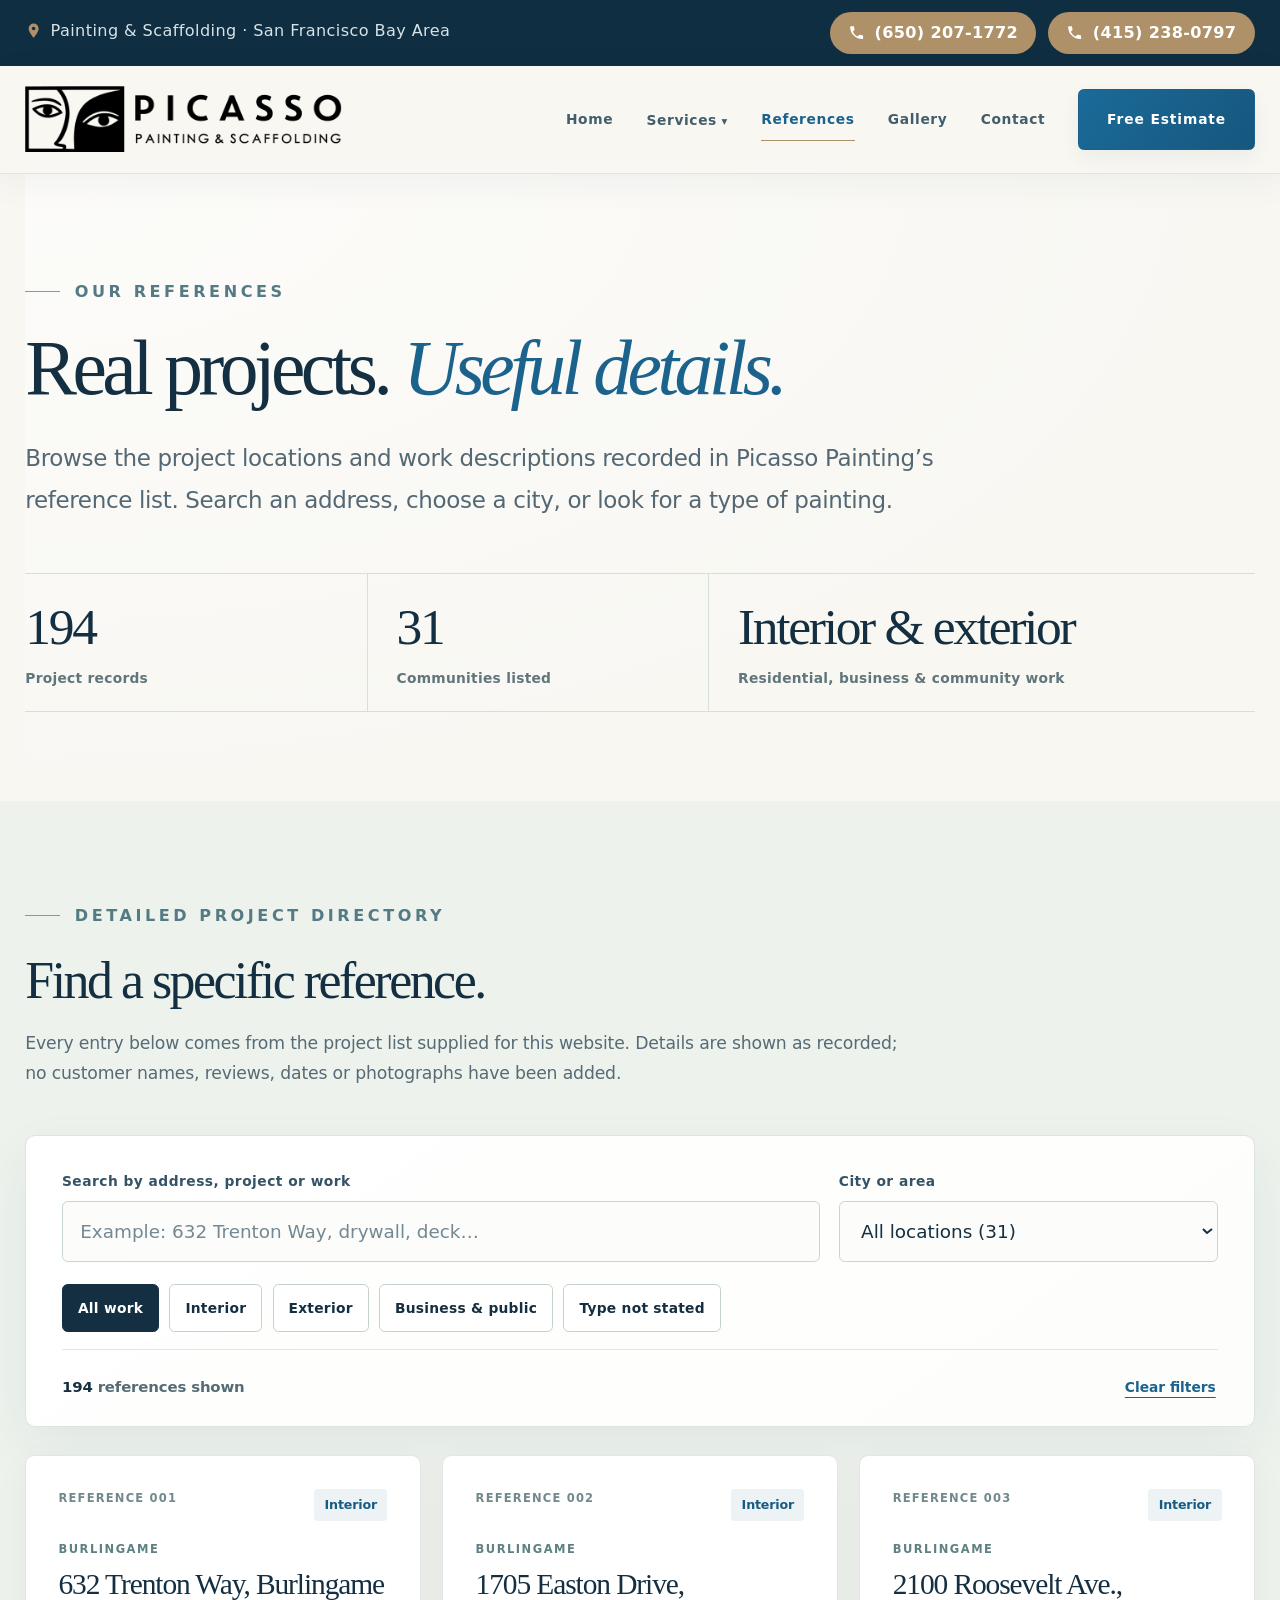
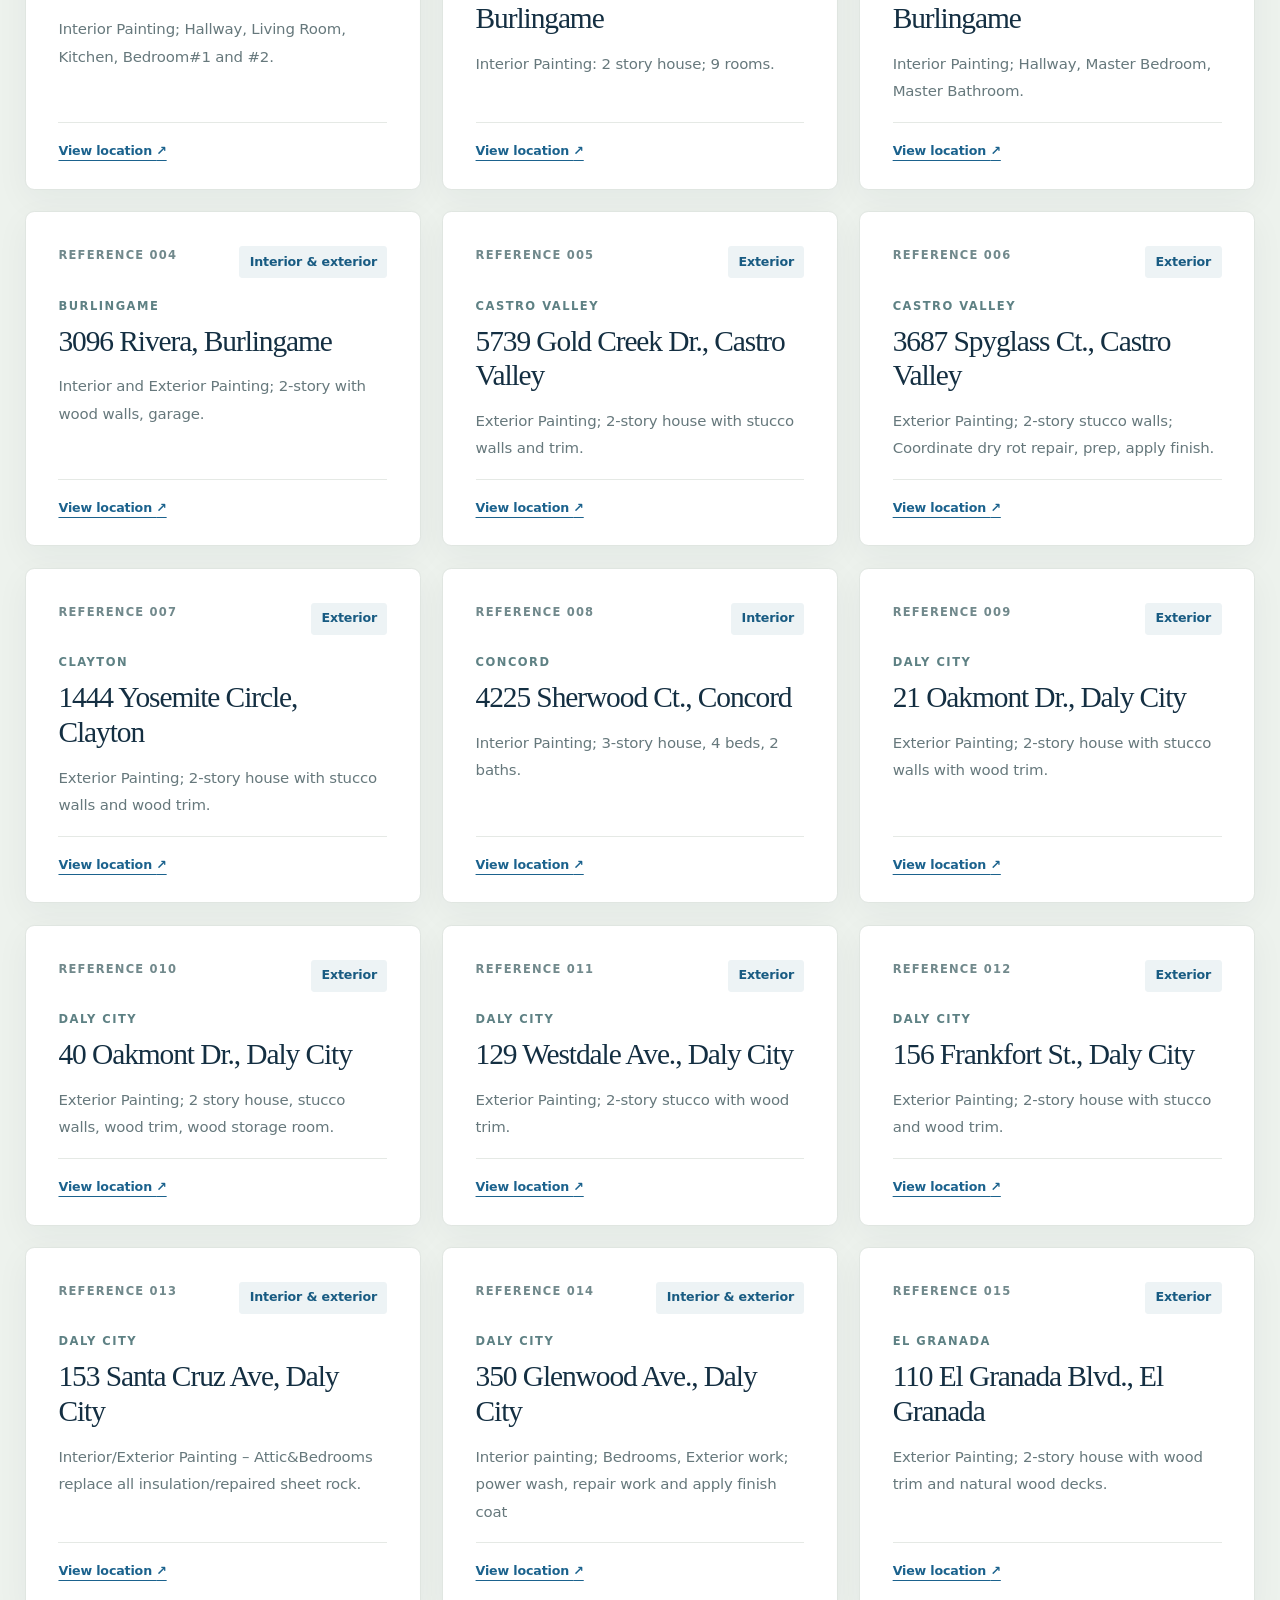
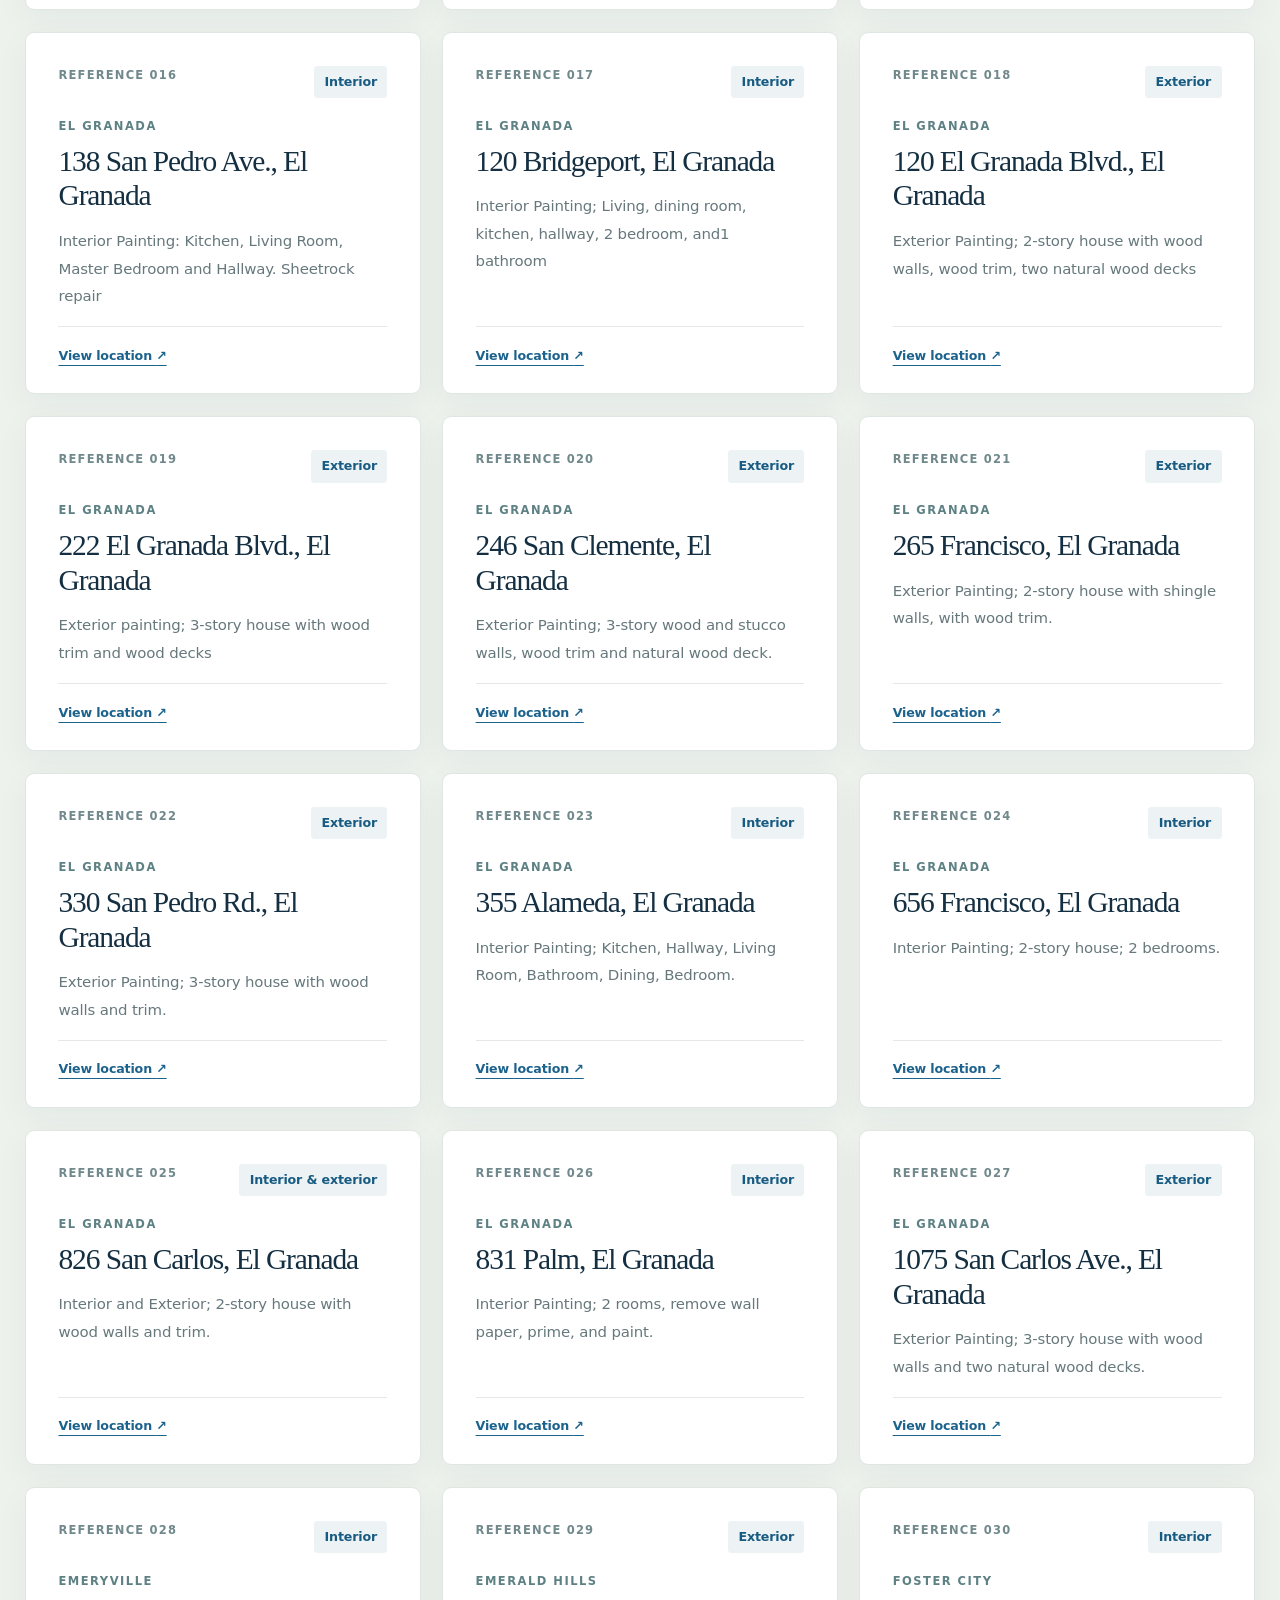
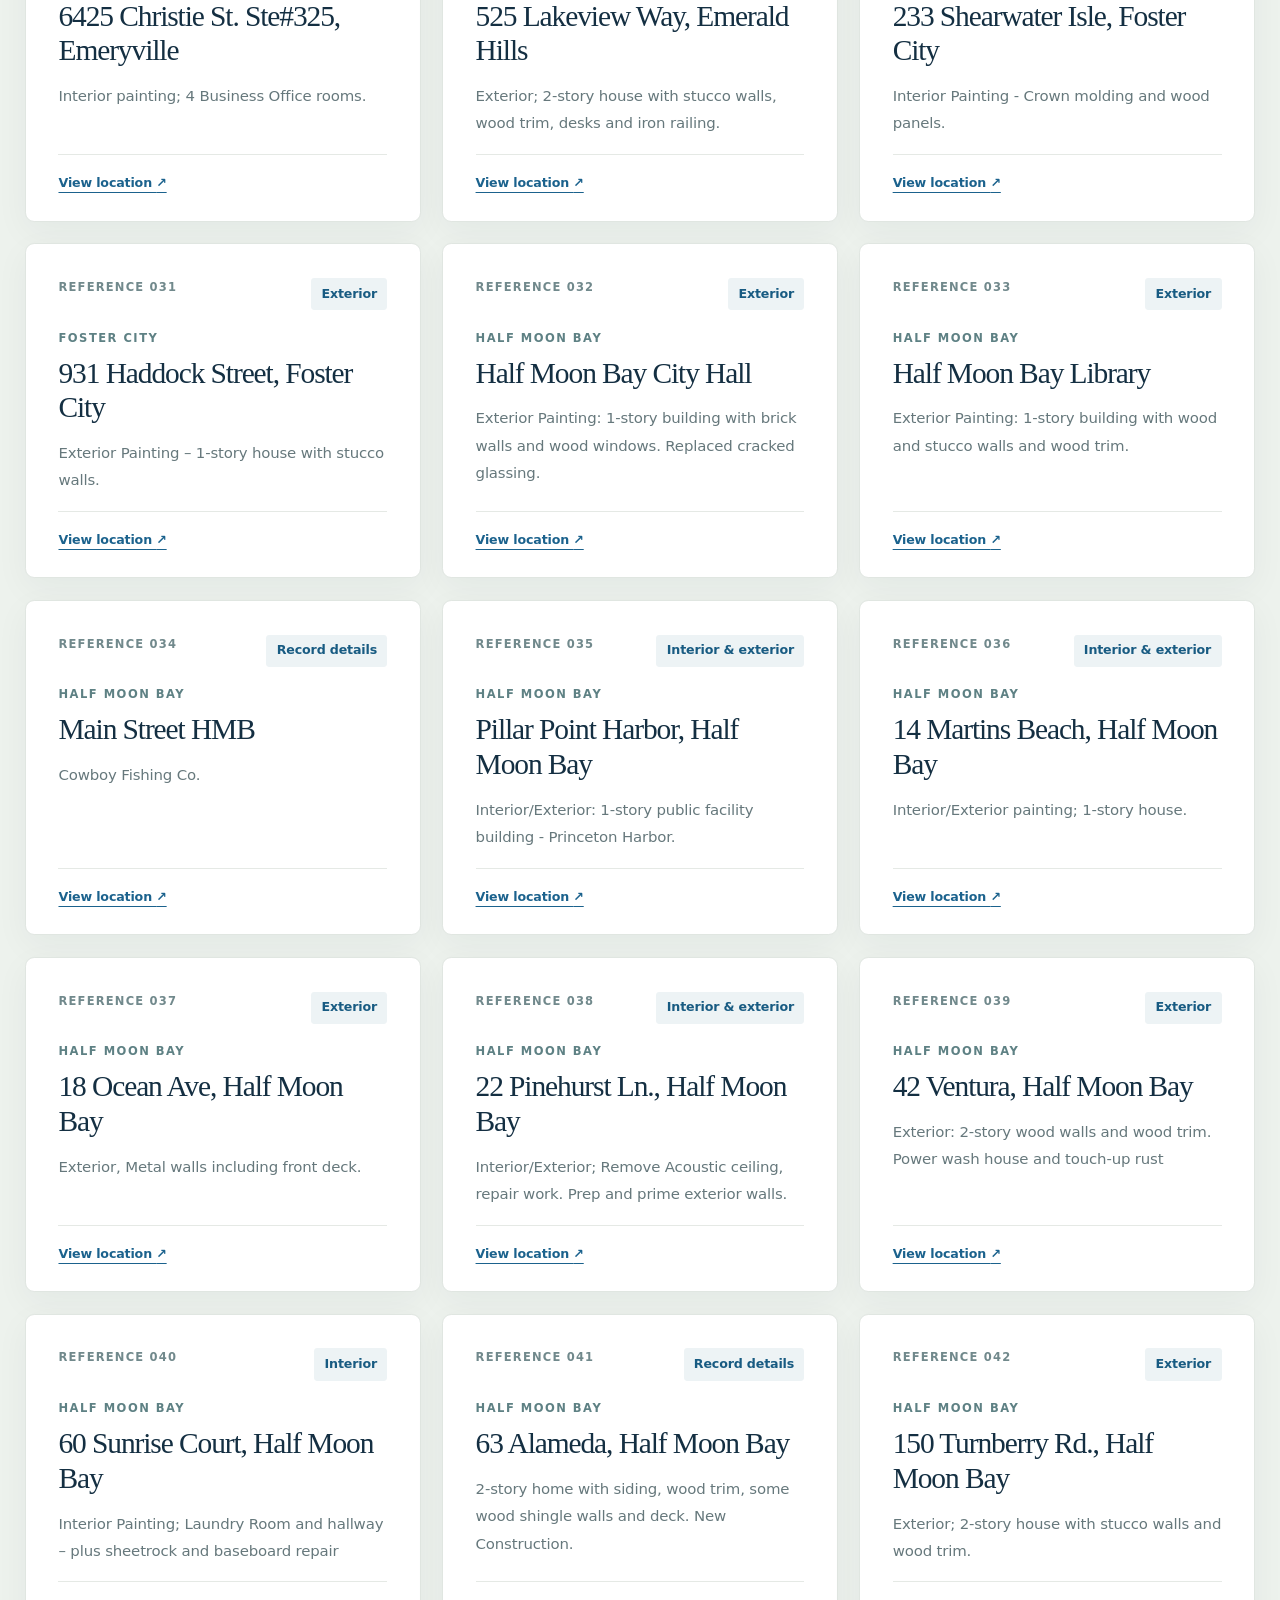
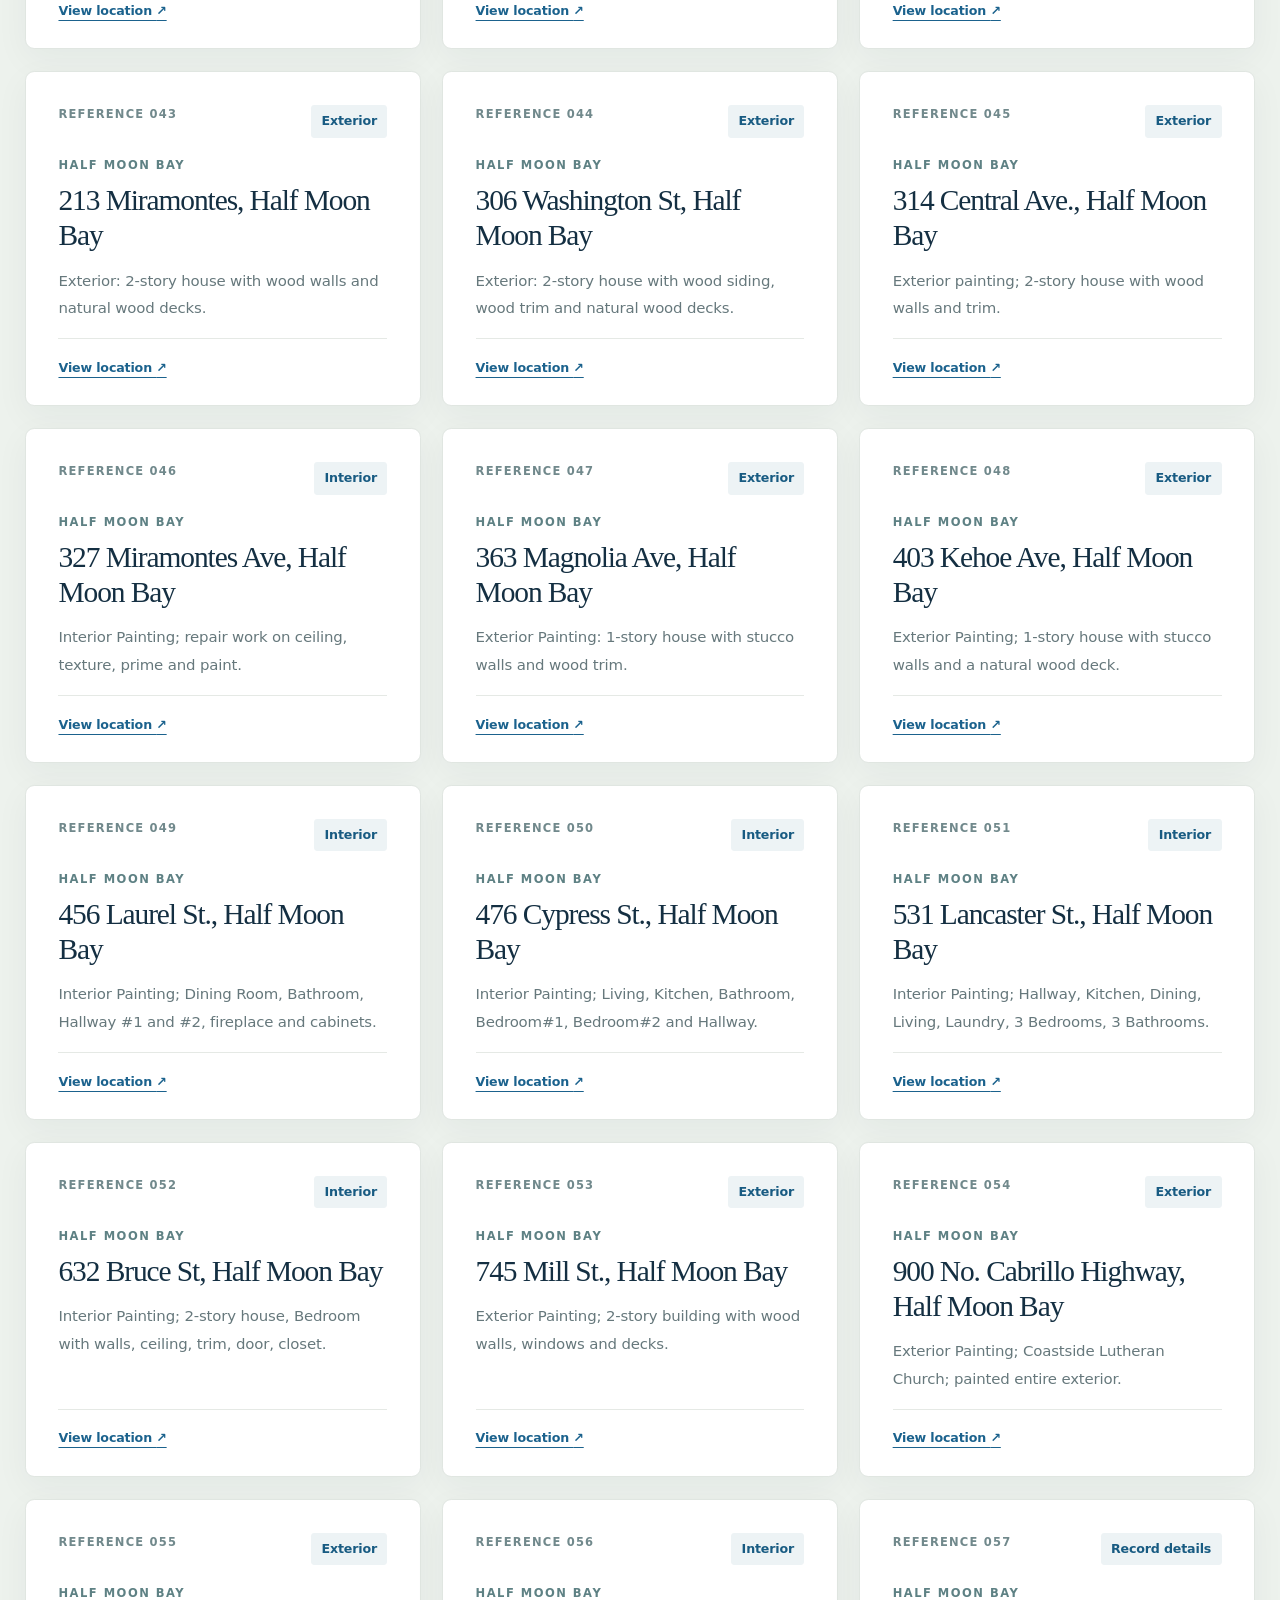
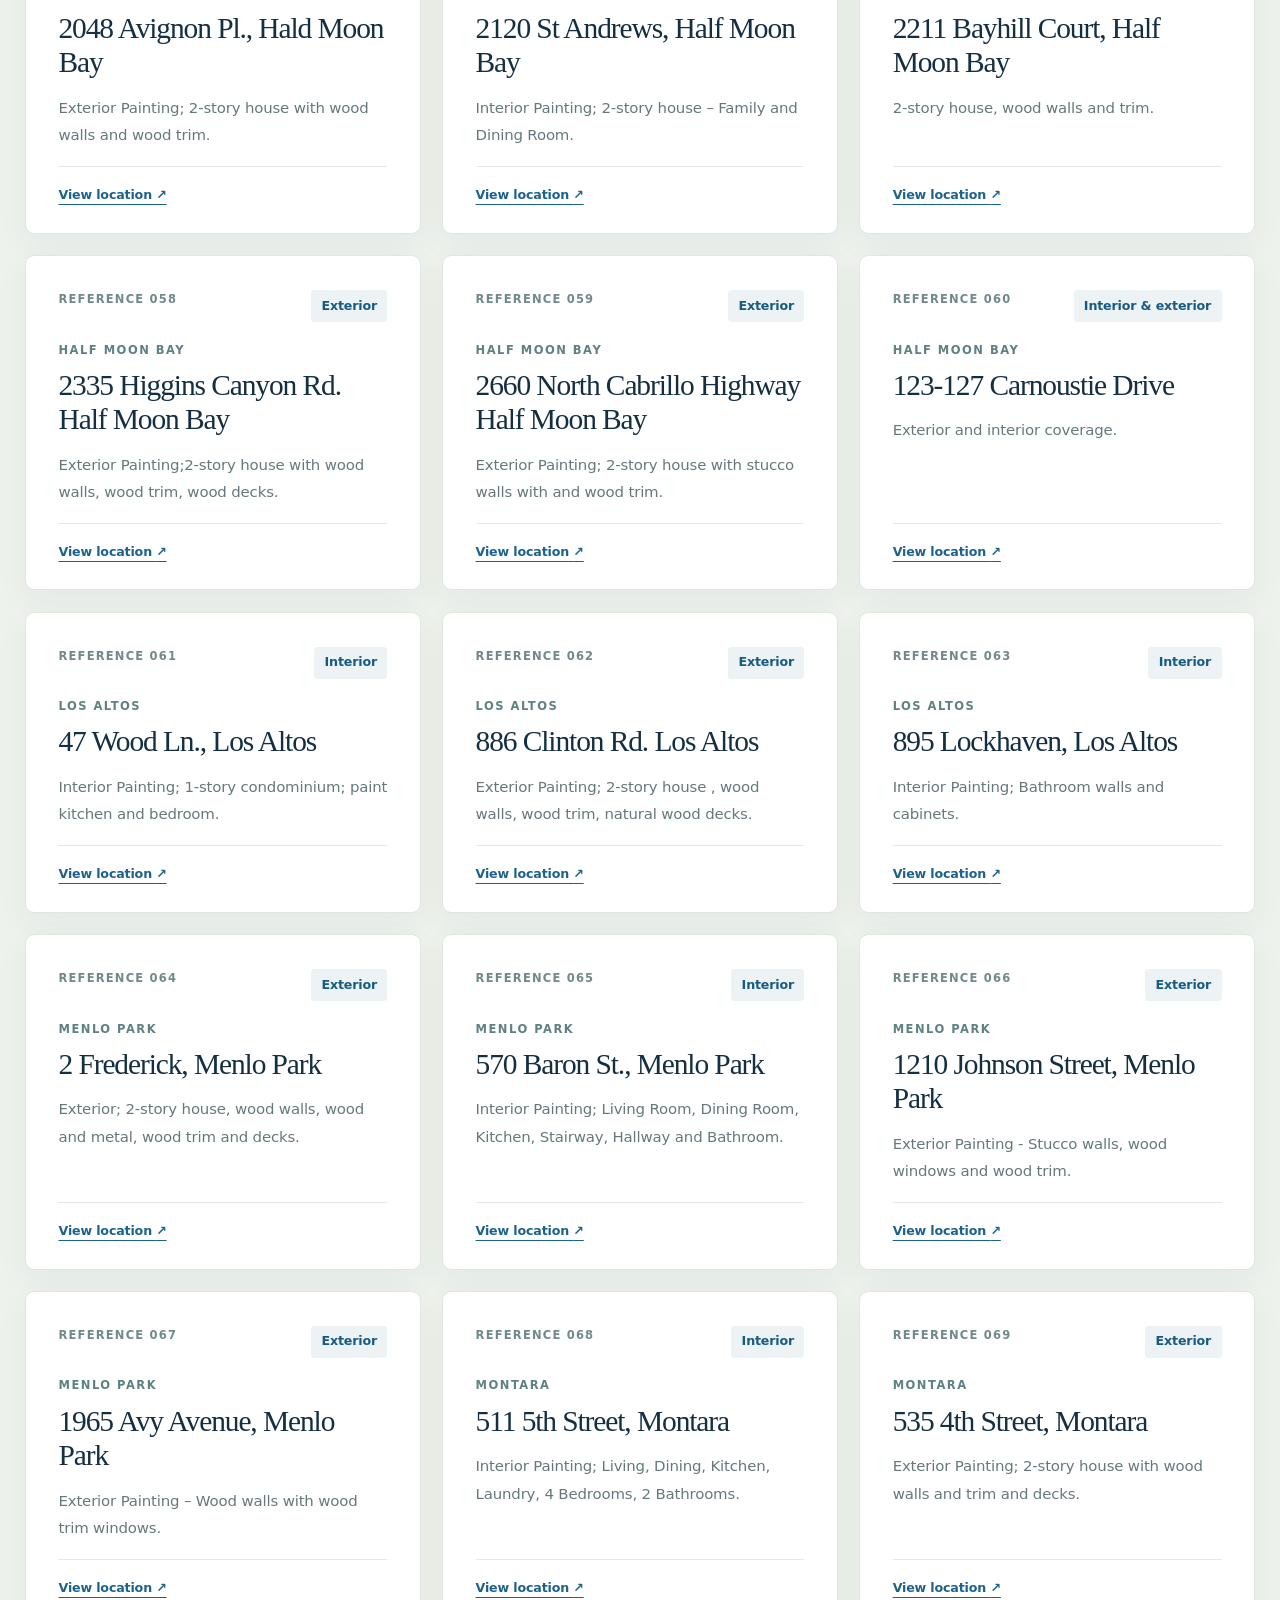
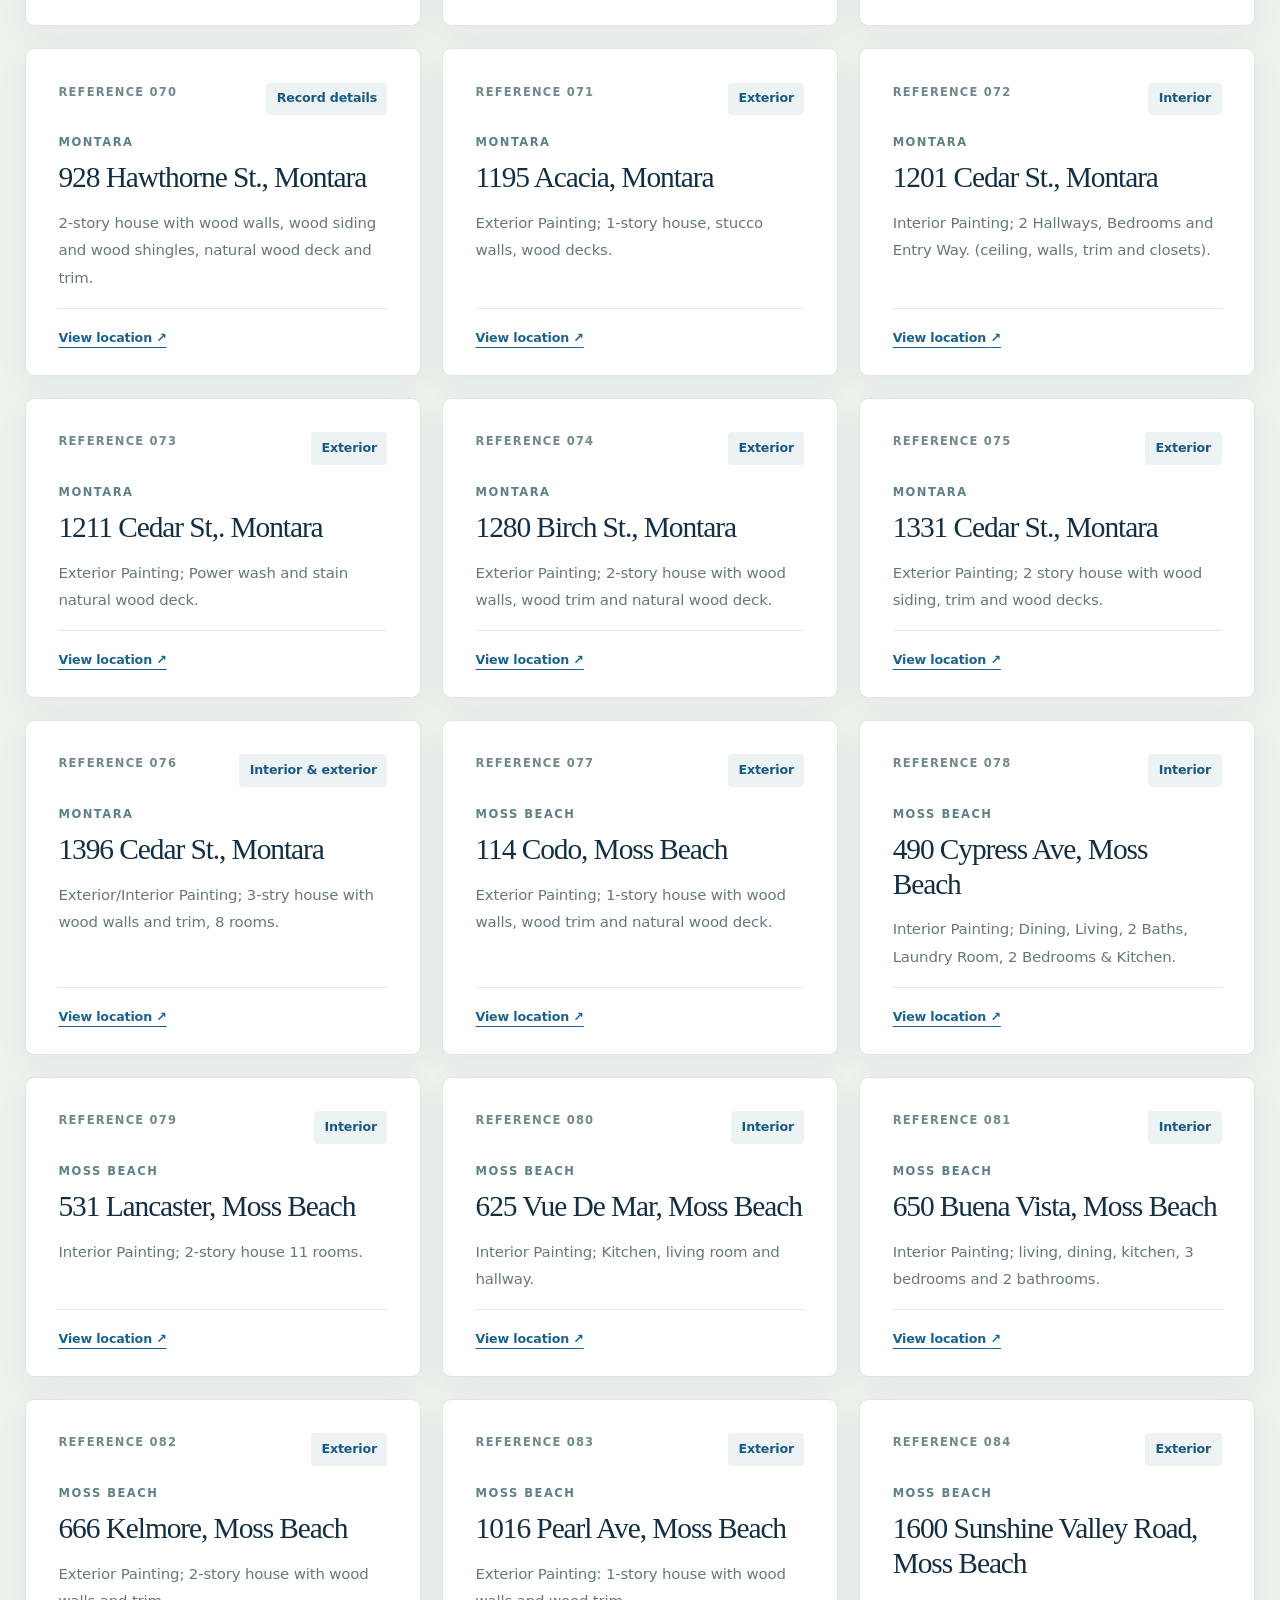
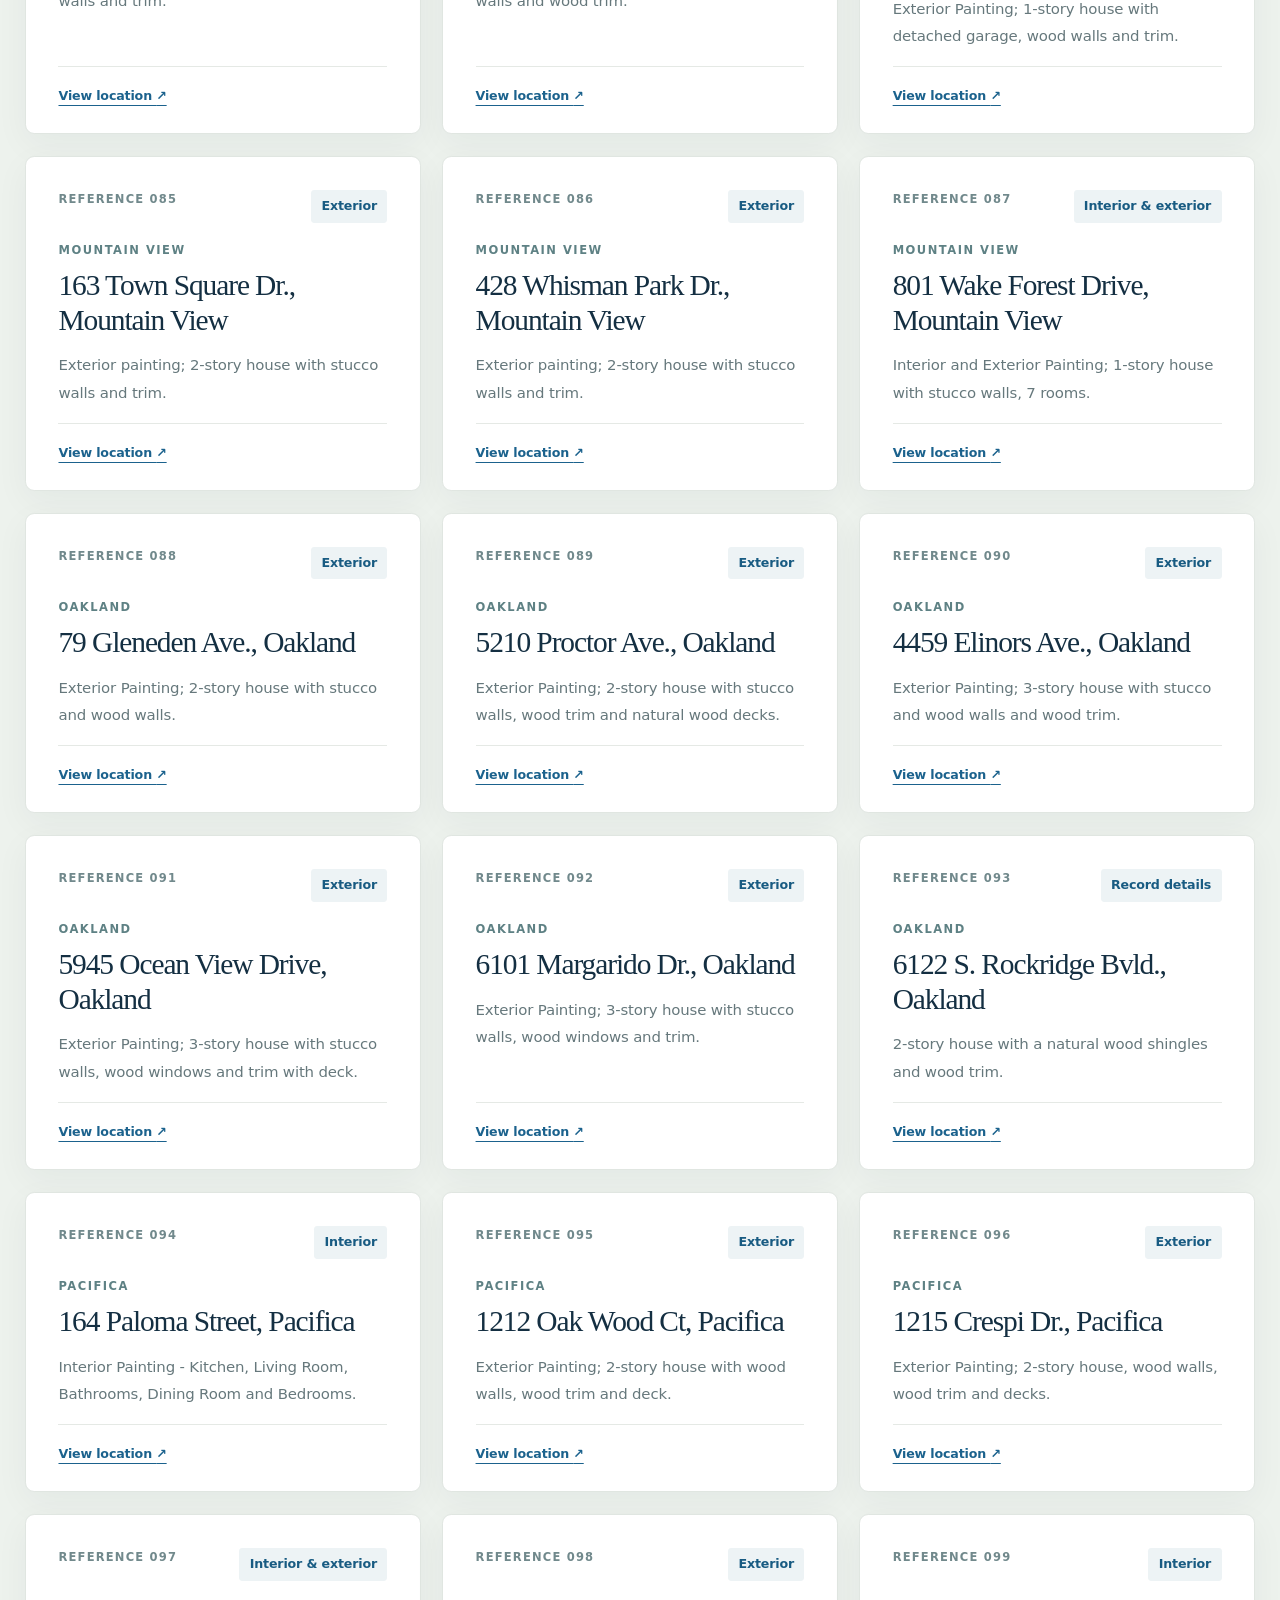
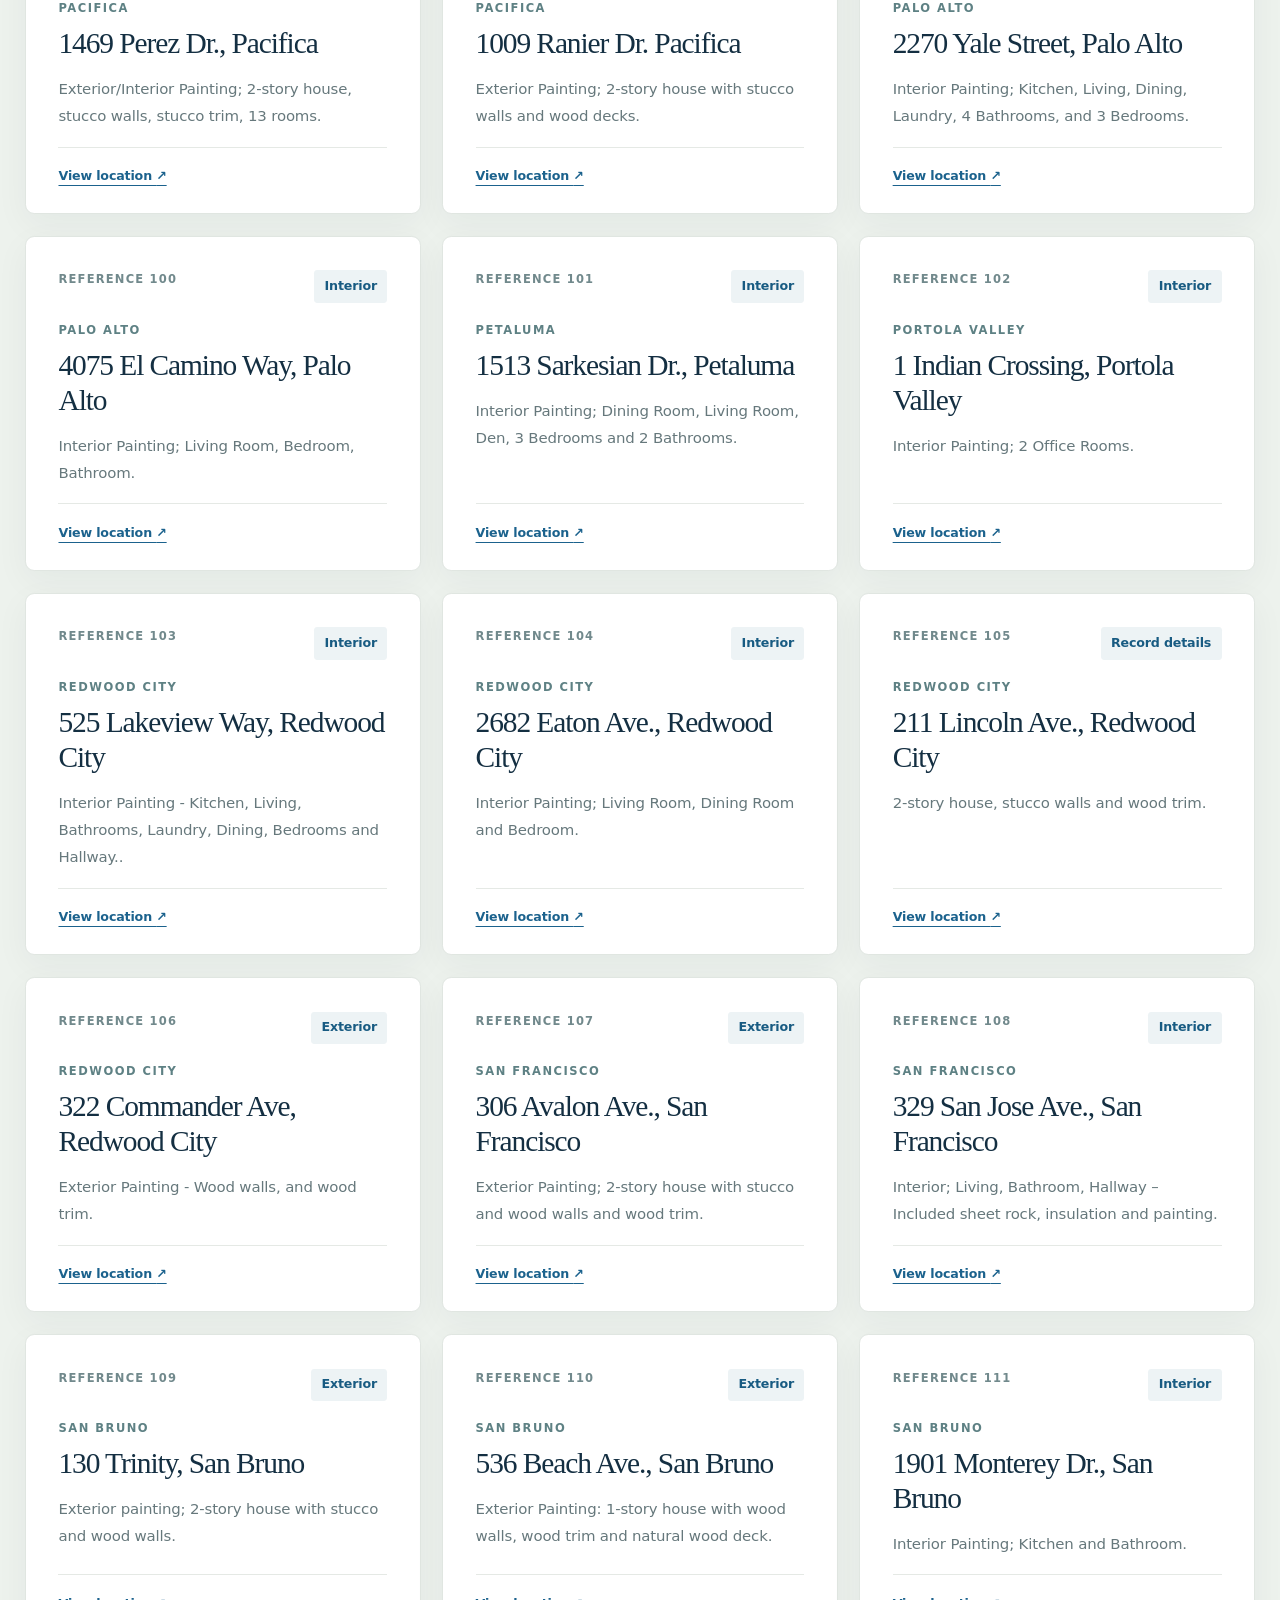
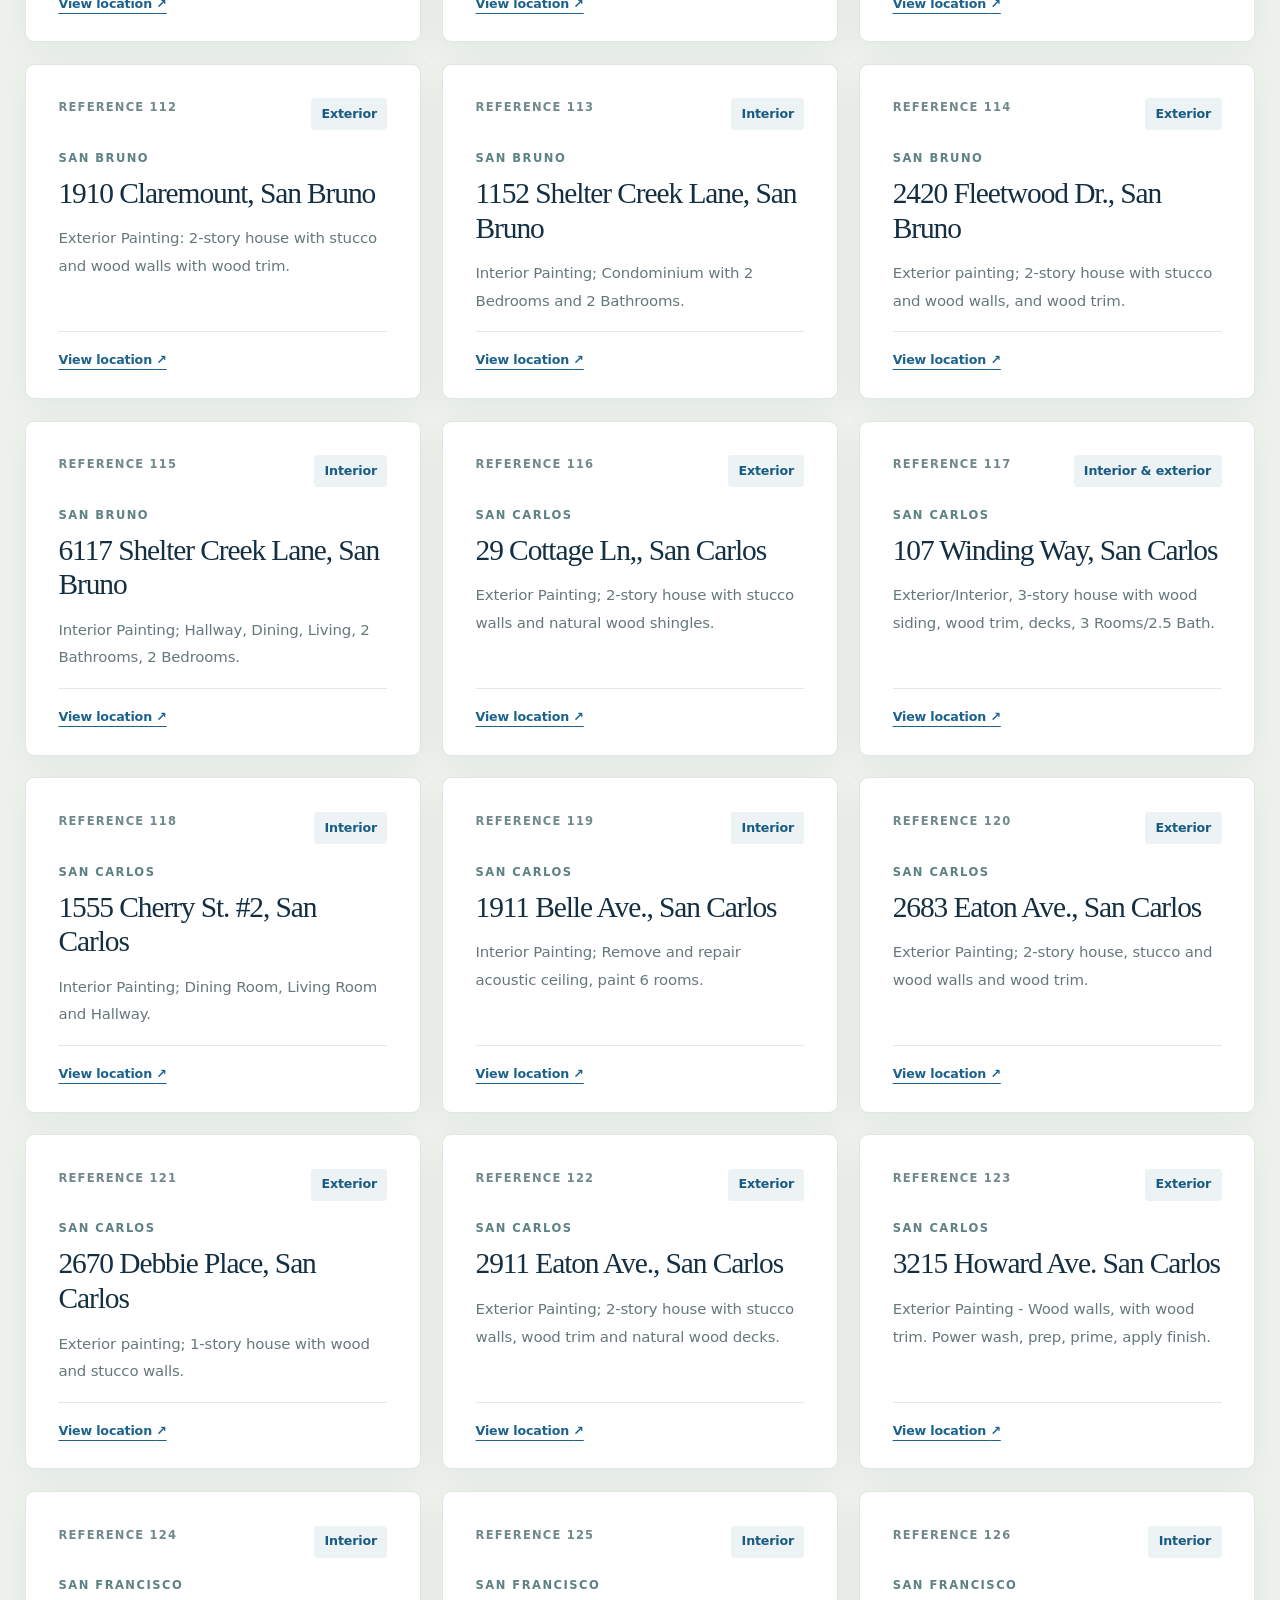
<file: referencias.html>
<!doctype html><html lang="en"><head><meta charset="utf-8"><meta name="viewport" content="width=device-width,initial-scale=1"><meta name="theme-color" content="#112b41"><meta name="robots" content="noindex,nofollow"><title>Project References, Addresses &amp; Painting Details | Picasso Painting</title><meta name="description" content="Explore 194 Picasso Painting project reference records with locations and painting work details across 31 Bay Area communities."><meta property="og:title" content="Project References &amp; Work Details | Picasso Painting"><meta property="og:description" content="Explore 194 Picasso Painting project reference records with locations and painting work details across 31 Bay Area communities."><meta property="og:type" content="website"><style>
:root{--navy:#112b41;--deep:#092435;--blue:#1766a7;--sea:#e8f1ed;--cream:#faf9f5;--white:#fff;--muted:#536976;--line:#d9e3e3;--gold:#b99b6d;--max:1190px}
*{box-sizing:border-box}html{scroll-behavior:smooth;scroll-padding-top:94px}body{margin:0;background:var(--cream);font:16px/1.65 system-ui,-apple-system,Segoe UI,sans-serif;color:var(--navy);overflow-x:hidden}a{color:inherit;text-decoration:none}img{display:block;max-width:100%}button,input,textarea,select{font:inherit}button{cursor:pointer} :focus-visible{outline:3px solid #4e9dd0;outline-offset:3px} .wrap{width:min(var(--max),calc(100% - 44px));margin:auto}h1,h2,h3,p{margin-top:0}h1,h2,h3{font-family:Georgia,'Times New Roman',serif;font-weight:400;letter-spacing:-.045em;line-height:1.12}h1{font-size:clamp(44px,5.8vw,78px)}h2{font-size:clamp(35px,4vw,55px)}h3{font-size:clamp(25px,2.7vw,33px)}p{color:var(--muted)}.eyebrow{font-size:11px;letter-spacing:.18em;text-transform:uppercase;font-weight:800;color:#467989;margin-bottom:15px;display:flex;gap:12px;align-items:center}.eyebrow:before{content:'';width:23px;height:1px;background:var(--gold)}.lead{font-size:clamp(17px,1.6vw,20px);line-height:1.75}.btn{display:inline-flex;align-items:center;justify-content:center;min-height:52px;padding:12px 22px;border:1px solid transparent;border-radius:4px;font-weight:800;font-size:13px;text-align:center;transition:.2s}.btn:hover{transform:translateY(-2px)}.primary{background:var(--blue);color:white}.primary:hover{background:#105083}.outline{border-color:#b6cad1;background:white}.outline:hover{background:#eaf3f5}.white{background:white;color:var(--navy)}.text-link{display:inline-flex;font-size:13px;font-weight:800;color:#1664a5;gap:9px;align-items:center}.text-link:after{content:'→';font-size:18px}.topline{background:var(--navy);color:#dce9ed;font-size:11px;padding:8px 0}.topline .wrap{display:flex;justify-content:space-between;gap:12px}.topline a:hover{text-decoration:underline}.head{position:sticky;top:0;z-index:30;background:rgba(250,249,245,.97);border-bottom:1px solid var(--line);backdrop-filter:blur(16px)}.header{display:flex;justify-content:space-between;align-items:center;min-height:83px;gap:24px}.brand{display:flex;align-items:center;gap:11px}.brand img{width:61px;height:44px;object-fit:contain}.brand-text{display:grid;line-height:1.1;color:var(--navy)}.brand-text strong{font-size:21px;letter-spacing:.14em}.brand-text small{font-size:10px;letter-spacing:.49em;font-weight:800;margin-top:5px}.nav{display:flex;gap:25px;align-items:center}.nav>a:not(.btn){font-size:12px;font-weight:800;color:#385266}.nav>a[aria-current=page]{color:var(--blue);border-bottom:2px solid var(--blue);padding-bottom:5px}.nav a:hover{color:#1766a7}.menu{display:none;background:white;border:1px solid var(--line);border-radius:4px;padding:9px 14px;font-size:20px}.hero{display:grid;grid-template-columns:1.05fr .95fr;align-items:center;gap:7%;padding:76px 0 95px}.hero h1{margin:0 0 21px}.hero h1 em{font-weight:400;color:var(--blue)}.hero p{max-width:590px}.actions{display:flex;flex-wrap:wrap;gap:12px}.hero-photo{height:500px;border-radius:155px 7px 7px 7px;background:linear-gradient(135deg,#dcebe5,#c8dbd8);overflow:hidden;box-shadow:0 20px 60px #112b411c;position:relative}.hero-photo img{width:100%;height:100%;object-fit:cover}.photo-caption{font-size:11px;color:#647b84;padding-top:9px}.hero-words{display:flex;flex-wrap:wrap;gap:17px;font-size:12px;color:#54727e;font-weight:700;margin-top:26px}.hero-words span:before{content:'✓';color:var(--blue);margin-right:7px}.strip{background:#fff;border-block:1px solid var(--line)}.strip-inner{display:grid;grid-template-columns:repeat(3,1fr)}.strip-item{padding:25px 24px;border-right:1px solid var(--line)}.strip-item:first-child{padding-left:0}.strip-item:last-child{border:0}.strip-item b{display:block;font-size:13px}.strip-item p{font-size:12px;margin:4px 0 7px}.strip-item a{font-size:12px;color:var(--blue);font-weight:750;text-decoration:underline}.section{padding:98px 0}.alt{background:#edf4f0}.dark{background:var(--navy);color:#fff}.dark h2,.dark h3{color:#fff}.dark p{color:#c5d7df}.section-head{display:flex;gap:35px;align-items:end;justify-content:space-between;margin-bottom:34px}.section-head h2{margin:0;max-width:740px}.section-head p{max-width:335px;margin:0}.cards{display:grid;grid-template-columns:repeat(3,minmax(0,1fr));gap:18px}.card{background:#fff;border:1px solid var(--line);padding:31px;display:flex;flex-direction:column;min-width:0}.card small{color:#54808d;letter-spacing:.14em;text-transform:uppercase;font-weight:850;font-size:10px}.card h3{margin:12px 0}.card p{font-size:14px;flex:1}.card .text-link{margin-top:10px}.reasons{display:grid;grid-template-columns:repeat(3,1fr);border-top:1px solid #ffffff33;border-left:1px solid #ffffff33;margin-top:32px}.reason{padding:28px;border-bottom:1px solid #ffffff33;border-right:1px solid #ffffff33}.reason b{font-size:15px}.reason p{font-size:13px;margin:8px 0 0}.reason .number{color:#bfd5dd;font:italic 29px Georgia;display:block;margin-bottom:16px}.process{display:grid;grid-template-columns:repeat(4,1fr);gap:22px}.process article{border-top:1px solid var(--line);padding-top:19px}.process b{color:#ae8e63;font:italic 30px Georgia}.process h3{font:700 16px system-ui;letter-spacing:0;margin:15px 0 9px}.process p{font-size:13px}.faq{max-width:850px;margin:auto;border-top:1px solid var(--line)}.faq details{border-bottom:1px solid var(--line)}.faq summary{padding:20px 0;cursor:pointer;font-weight:750;list-style:none;display:flex;justify-content:space-between;gap:20px}.faq summary:after{content:'+';font-size:25px;font-weight:300;color:var(--blue)}.faq details[open] summary:after{content:'−'}.faq summary::-webkit-details-marker{display:none}.faq p{font-size:14px;padding-bottom:14px;max-width:720px}.cta{background:#155c93;color:white;padding:65px 0}.cta-inner{display:flex;justify-content:space-between;align-items:center;gap:30px}.cta h2{color:#fff;margin:0 0 8px}.cta p{color:#dfebf1;margin:0}.footer{background:var(--deep);color:#d7e6e9;padding:55px 0 24px}.footer-grid{display:grid;grid-template-columns:1.4fr 1fr 1fr;gap:50px;border-bottom:1px solid #ffffff29;padding-bottom:35px}.footer h4{color:#fff;text-transform:uppercase;font-size:11px;letter-spacing:.13em}.footer p,.footer a{color:#b8cfd5;font-size:13px}.footer a{display:block;margin:6px 0}.footer .brand-text strong{color:#fff}.footer-bottom{font-size:11px;color:#9bb6bd;padding-top:20px}.page-hero{padding:73px 0 55px}.page-hero h1{max-width:870px;margin:0 0 21px}.page-hero p{max-width:730px}.feature{display:grid;grid-template-columns:.82fr 1.18fr;gap:9%;padding:63px 0;border-top:1px solid var(--line);align-items:start}.feature:nth-child(even){grid-template-columns:1.18fr .82fr}.feature:nth-child(even) .feature-copy{order:2}.feature h2{margin:8px 0 19px}.feature p{font-size:15px}.feature-list{background:#fff;border:1px solid var(--line);padding:30px}.feature-list h3{font-size:25px;margin:0 0 18px}.feature-list ul{margin:0;padding-left:19px;color:var(--muted)}.feature-list li{padding-bottom:9px;font-size:14px}.special-grid{display:grid;grid-template-columns:repeat(3,1fr);gap:13px}.special-grid div{background:white;padding:20px;border:1px solid var(--line);font-weight:700;font-size:14px}.ref-actions{display:flex;gap:10px;flex-wrap:wrap;margin:20px 0 30px}.filter{border:1px solid #bbccd1;background:#fff;padding:10px 16px;border-radius:3px;font-size:13px;font-weight:800;color:var(--navy)}.filter[aria-pressed=true]{background:var(--navy);color:white}.reference-grid{display:grid;grid-template-columns:repeat(3,1fr);gap:16px}.reference{background:#fff;border:1px solid var(--line);padding:27px}.reference small{color:#5a8390;font-size:11px;letter-spacing:.12em;text-transform:uppercase;font-weight:800}.reference h3{font-size:26px;margin:12px 0}.reference p{font-size:13px;margin-bottom:0}.notice{border-left:3px solid var(--gold);background:#fff;padding:19px 24px;margin:24px 0;color:var(--muted);font-size:13px}.contact-grid{display:grid;grid-template-columns:.85fr 1.15fr;gap:8%;align-items:start}.contact-phones{border-top:1px solid #cbdcd9;margin-top:27px}.contact-phones div{padding:16px 0;border-bottom:1px solid #cbdcd9}.contact-phones span{display:block;font-size:10px;font-weight:800;text-transform:uppercase;letter-spacing:.12em;color:#5e818b}.contact-phones a{font-size:21px;font-weight:800}.form-box{background:white;padding:34px;border:1px solid var(--line);box-shadow:0 15px 40px #112b410d}.form-box h2{font-size:36px}.fields{display:grid;grid-template-columns:1fr 1fr;gap:15px}.field{display:flex;flex-direction:column;gap:5px}.field.full{grid-column:1/-1}.field label{font-size:12px;font-weight:800}.field input,.field select,.field textarea{min-height:49px;width:100%;background:#fbfcfc;border:1px solid #bccfd5;padding:11px;border-radius:3px;color:var(--navy)}.field textarea{min-height:110px;resize:vertical}.field input:focus,.field textarea:focus,.field select:focus{border-color:#1664a5}.form-note{font-size:12px;margin:14px 0}.form-status{font-size:13px;font-weight:750;color:#8a5131;min-height:1.4em}.bot-field{position:absolute!important;left:-9999px!important}.mobile-cta{display:none}.review-flag{font-size:11px;background:#e7eee9;border-bottom:1px solid #d3e0db;color:#476675;padding:7px 0}.review-flag a{text-decoration:underline}.fineprint{font-size:12px;color:#718591}.detail-link{display:block;color:#12619a;font-size:13px;font-weight:800;margin-top:12px}.error{color:#a13d36}.success{color:#176a51}
@media(max-width:900px){.nav{gap:14px}.nav>a:not(.btn){font-size:11px}.hero{gap:4%}.cards,.reference-grid{grid-template-columns:repeat(2,1fr)}.footer-grid{gap:25px}}
@media(max-width:720px){body{padding-bottom:66px}.wrap{width:min(100% - 32px,var(--max))}.topline{display:none}.header{min-height:72px}.brand img{width:48px}.brand-text strong{font-size:17px}.brand-text small{font-size:8px}.menu{display:block}.nav{display:none;position:absolute;left:0;right:0;top:100%;background:var(--cream);padding:20px 16px 25px;border-bottom:1px solid var(--line);flex-direction:column;align-items:stretch;gap:15px;box-shadow:0 15px 20px #112b4115}.nav.open{display:flex}.nav>a:not(.btn){font-size:14px;padding:8px}.hero{grid-template-columns:1fr;gap:31px;padding:49px 0 60px}.hero h1{font-size:clamp(42px,11vw,60px)}.hero-photo{height:350px;border-top-left-radius:105px}.strip-inner{grid-template-columns:1fr}.strip-item{padding:17px 0;border-right:0;border-bottom:1px solid var(--line)}.strip-item:last-child{border:0}.section{padding:67px 0}.section-head{display:block}.section-head p{margin-top:16px}.cards,.reference-grid,.reasons,.process,.special-grid,.footer-grid{grid-template-columns:1fr}.reasons{border-left:0}.reason{border-left:1px solid #ffffff33}.cta-inner{display:block}.cta .btn{margin-top:23px}.feature,.feature:nth-child(even){grid-template-columns:1fr;gap:20px;padding:42px 0}.feature:nth-child(even) .feature-copy{order:0}.page-hero{padding:49px 0 30px}.contact-grid{grid-template-columns:1fr;gap:35px}.form-box{padding:23px}.fields{grid-template-columns:1fr}.mobile-cta{display:grid;grid-template-columns:1fr 1fr;position:fixed;bottom:0;left:0;right:0;z-index:55;background:#fff;box-shadow:0 -5px 20px #0b263823;gap:8px;padding:8px max(12px,env(safe-area-inset-left)) calc(8px + env(safe-area-inset-bottom))}.mobile-cta a{min-height:47px;padding:8px;font-size:12px}.footer{padding-bottom:35px}}
@media(prefers-reduced-motion:reduce){html{scroll-behavior:auto}*,*:before,*:after{animation-duration:.01ms!important;transition-duration:.01ms!important}}

/* Reference directory: independent of external fonts or libraries. */
.references-hero{padding-bottom:65px}
.references-hero h1{max-width:1000px}
.references-hero h1 em{font-weight:400;color:var(--blue)}
.references-hero .lead{max-width:790px}
.reference-stats{display:grid;grid-template-columns:1fr 1fr 1.6fr;gap:0;margin-top:35px;border-top:1px solid var(--line);border-bottom:1px solid var(--line)}
.reference-stats>div{padding:20px 23px 19px 0}
.reference-stats>div+div{border-left:1px solid var(--line);padding-left:25px}
.reference-stats strong{display:block;font:400 clamp(25px,3.5vw,43px)/1.18 Georgia,"Times New Roman",serif;letter-spacing:-.045em;color:var(--navy)}
.reference-stats span{display:block;margin-top:8px;font-size:12px;color:var(--muted);font-weight:650}
.reference-section{padding-top:78px}
.references-head{align-items:end;margin-bottom:28px}
.references-head>div{max-width:730px}
.references-head p{font-size:13px;max-width:350px}
.directory-controls{background:#fff;border:1px solid var(--line);padding:26px 26px 13px;margin:0 0 24px;box-shadow:0 9px 28px #112b4108}
.directory-fields{display:grid;grid-template-columns:minmax(0,2fr) minmax(220px,1fr);gap:16px;align-items:end}
.directory-field{display:flex;flex-direction:column;gap:7px;min-width:0}
.directory-field label{font-size:12px;font-weight:800;letter-spacing:.015em;color:var(--navy)}
.directory-field input,.directory-field select{width:100%;height:50px;border:1px solid #b8cbd1;border-radius:3px;background:#fafcfb;color:var(--navy);padding:10px 15px;min-width:0}
.directory-field input:focus,.directory-field select:focus{border-color:var(--blue);outline:3px solid #1766a723;outline-offset:1px}
.directory-field input::placeholder{color:#738893;opacity:1}
.directory-controls .ref-actions{margin:19px 0 15px;gap:9px}
.directory-controls .filter{font-size:12px;padding:10px 13px;min-height:42px}
.directory-summary{display:flex;justify-content:space-between;gap:16px;align-items:center;border-top:1px solid var(--line);padding-top:12px}
.directory-summary p{font-size:13px;font-weight:700;margin:0}
.directory-summary p strong{font-variant-numeric:tabular-nums;color:var(--navy)}
.reset-button{background:transparent;border:0;text-decoration:underline;padding:7px 2px;color:#1766a7;font-weight:800;font-size:12px}
.reference-grid{align-items:stretch;gap:16px}
.reference{padding:23px 23px 17px;display:flex;flex-direction:column;min-width:0;scroll-margin-top:115px;border-radius:3px;transition:box-shadow .18s ease,border-color .18s ease}
.reference:hover{border-color:#b8cdd0;box-shadow:0 12px 26px #112b410d}
.reference:target{outline:3px solid #b99b6d;outline-offset:3px}
.reference[hidden],.ref-empty[hidden]{display:none!important}
.reference .record-top{display:flex;gap:10px;justify-content:space-between;align-items:start;margin-bottom:16px}
.reference .record-number{font-size:10px;letter-spacing:.105em;color:#64828c;font-weight:800}
.reference .record-type{font-size:11px;font-weight:800;color:#145f95;background:#ecf4f8;padding:3px 8px;border-radius:2px;text-align:right}
.reference .record-location{font-size:10px;text-transform:uppercase;letter-spacing:.13em;color:#527e88;font-weight:800}
.reference h3{font-size:clamp(21px,2.1vw,27px);line-height:1.18;margin:7px 0 13px;overflow-wrap:anywhere}
.reference .record-work{font-size:13px;line-height:1.62;margin:0 0 14px;flex:1;overflow-wrap:anywhere}
.reference .record-bottom{border-top:1px solid var(--line);padding-top:13px;margin-top:auto;display:flex;justify-content:space-between;gap:10px;flex-wrap:wrap}
.record-bottom a{font-size:11px;font-weight:800;color:#1766a7;text-decoration:underline;text-underline-offset:3px}
.record-bottom a:hover{color:#0d4875}
.ref-empty{padding:60px 30px;text-align:center;background:#fff;border:1px solid var(--line)}
.ref-empty h3{margin:0 0 10px}
.ref-empty p{font-size:14px}
.reference-disclosure{display:grid;grid-template-columns:repeat(2,minmax(0,1fr));gap:24px;margin-top:28px;padding:27px 29px;background:#e3ede8;border-top:3px solid #95b6a9}
.reference-disclosure h3{font:700 15px system-ui,sans-serif;letter-spacing:0;margin:0 0 9px}
.reference-disclosure p{font-size:12px;line-height:1.7;margin:0}
.reference-help-inner{display:grid;grid-template-columns:1fr auto;gap:45px;align-items:center}
.reference-help .lead{font-size:16px;margin:0;max-width:700px}
.reference-help-actions{display:flex;flex-direction:column;gap:12px}
.reference-help-actions .btn{min-width:220px}
@media (max-width:950px){.reference-grid{grid-template-columns:repeat(2,minmax(0,1fr))}.reference-help-inner{grid-template-columns:1fr}.reference-help-actions{flex-direction:row;flex-wrap:wrap}}
@media (max-width:720px){.references-hero{padding-bottom:38px}.reference-stats{grid-template-columns:1fr 1fr}.reference-stats>div{padding:15px 9px 15px 0}.reference-stats>div+div{padding-left:14px}.reference-stats>div:last-child{grid-column:1/-1;border-left:0;border-top:1px solid var(--line);padding-left:0}.reference-section{padding-top:50px}.directory-controls{padding:19px 16px 12px}.directory-fields{grid-template-columns:1fr}.directory-controls .ref-actions{gap:7px}.directory-controls .filter{font-size:11px;padding:9px 11px}.reference-grid,.reference-disclosure{grid-template-columns:1fr}.reference{padding:22px 20px 17px}.reference-disclosure{gap:20px;padding:23px}.reference-help-actions{flex-direction:column}.reference-help-actions .btn{width:100%}}
@media (max-width:390px){.directory-summary{flex-direction:column;align-items:start;gap:3px}.directory-field input::placeholder{font-size:12px}}


/* ============================================================
   PICASSO PAINTING · COASTAL EDITORIAL PREMIUM REFINEMENT
   Visual-only enhancement. Existing HTML, copy, links and JS remain intact.
   ============================================================ */
:root{
  --navy:#142f42;
  --deep:#0b2535;
  --blue:#1b628d;
  --sea:#eaf0ec;
  --cream:#f8f7f2;
  --white:#ffffff;
  --muted:#566b75;
  --line:#dbe2de;
  --gold:#ae9168;
  --max:1216px;
  --premium-shadow:0 18px 52px rgba(18,46,61,.065);
  --premium-shadow-hover:0 25px 55px rgba(18,46,61,.12);
  --premium-serif:"Iowan Old Style","Baskerville","Palatino Linotype","Book Antiqua",Georgia,serif;
  --premium-sans:"Avenir Next","Segoe UI",system-ui,-apple-system,BlinkMacSystemFont,sans-serif;
}
body{
  background:var(--cream);
  color:var(--navy);
  font-family:var(--premium-sans);
  font-weight:400;
  letter-spacing:-.009em;
  -webkit-font-smoothing:antialiased;
  text-rendering:optimizeLegibility;
}
h1,h2,h3{font-family:var(--premium-serif);font-weight:400;line-height:1.11;letter-spacing:-.048em}
h1{font-size:clamp(46px,6.05vw,84px);line-height:1.055;letter-spacing:-.058em}
h2{font-size:clamp(37px,4.05vw,57px)}
h3{font-size:clamp(25px,2.5vw,34px);letter-spacing:-.04em}
p{color:var(--muted)}
.lead{font-size:clamp(17px,1.65vw,20px);line-height:1.83;letter-spacing:-.015em;color:#546874}
.eyebrow{
  font-size:10px;
  line-height:1.45;
  font-weight:800;
  letter-spacing:.22em;
  color:#547a83;
  gap:13px;
  margin-bottom:22px;
}
.eyebrow:before{width:30px;background:var(--gold);height:1px}
:focus-visible{outline:2px solid #246e9e;outline-offset:4px}
.review-flag{
  background:#edf0eb;
  border-bottom:1px solid #e0e5dc;
  color:#637477;
  font-size:10px;
  letter-spacing:.035em;
  padding:7px 0;
}
.topline{background:#102e42;color:#d6e3e6;padding:9px 0;font-size:11px;letter-spacing:.025em}
.topline .wrap{align-items:center}
.topline a{color:#f2f4f1;transition:color .2s ease}
.topline a:hover{color:#e3c99f}
.head{
  background:rgba(248,247,242,.955);
  border-bottom:1px solid rgba(114,144,151,.18);
  box-shadow:0 8px 32px rgba(16,43,59,.048);
  -webkit-backdrop-filter:blur(20px);
  backdrop-filter:blur(20px);
}
.header{min-height:93px;gap:32px}
.brand{gap:14px}
.brand img{width:65px;height:46px;object-fit:contain}
.brand-text strong{font-size:20px;font-weight:750;letter-spacing:.16em}
.brand-text small{font-size:9px;letter-spacing:.55em;font-weight:800;margin-top:6px}
.nav{gap:29px}
.nav>a:not(.btn){
  font-size:12px;
  font-weight:700;
  color:#425d6b;
  letter-spacing:.045em;
  position:relative;
  padding-bottom:0;
  border:0;
  transition:color .2s ease;
}
.nav>a:not(.btn):after{
  content:"";
  position:absolute;
  left:0;right:100%;bottom:-9px;
  height:1px;
  background:var(--gold);
  transition:right .25s ease;
}
.nav>a:not(.btn):hover:after,.nav>a[aria-current=page]:after{right:0}
.nav>a[aria-current=page]:not(.btn){color:var(--blue)}
.nav a:hover{color:var(--blue)}
.btn{
  min-height:53px;
  padding:13px 24px;
  border-radius:5px;
  font-size:12px;
  font-weight:800;
  letter-spacing:.065em;
  line-height:1.35;
  box-shadow:0 7px 18px rgba(13,48,72,.055);
  transition:background-color .25s ease,box-shadow .25s ease,transform .25s ease,border-color .25s ease,color .25s ease;
}
.btn:hover{transform:translateY(-2px);box-shadow:0 13px 25px rgba(13,48,72,.14)}
.primary{background:linear-gradient(125deg,#1b6a99,#16577d);border-color:#1b608b;color:#fff}
.primary:hover{background:linear-gradient(125deg,#165a82,#0d466a);border-color:#124c71}
.outline{background:rgba(255,255,255,.72);border-color:#bbccc9;color:var(--navy)}
.outline:hover{background:#fff;border-color:var(--gold)}
.white{background:#fcfaf5;color:var(--navy);border-color:#fcfaf5}
.white:hover{background:#fffdf9}
.text-link,.detail-link{
  color:#1b6088;
  font-size:12px;
  font-weight:800;
  letter-spacing:.035em;
  text-underline-offset:4px;
  transition:color .2s ease;
}
.text-link:hover,.detail-link:hover{color:#977744}
.text-link:after{font-size:17px;transition:transform .2s ease}
.text-link:hover:after{transform:translateX(4px)}
.hero{
  gap:8%;
  padding:clamp(75px,7.5vw,115px) 0 clamp(95px,8.7vw,132px);
  background:radial-gradient(ellipse at 30% 24%,rgba(255,255,255,.74),rgba(255,255,255,0) 65%);
}
.hero h1{max-width:690px;margin-bottom:27px}
.hero h1 em,.references-hero h1 em{color:var(--blue);font-style:italic}
.hero p{max-width:575px}
.hero .actions{margin-top:30px}
.hero-photo{
  height:clamp(480px,44vw,585px);
  border-radius:210px 9px 9px 9px;
  background:linear-gradient(140deg,#dce9e4,#c6d8d7);
  box-shadow:0 30px 75px rgba(16,49,68,.16),0 2px 8px rgba(16,49,68,.055);
  isolation:isolate;
}
.hero-photo:after{
  content:"";position:absolute;inset:0;
  pointer-events:none;
  background:linear-gradient(to bottom,transparent 60%,rgba(12,39,56,.11));
}
.hero-photo img{transition:transform .8s cubic-bezier(.2,.7,.2,1)}
.hero-photo:hover img{transform:scale(1.035)}
.photo-caption{color:#71858c;font-size:10px;letter-spacing:.02em;padding-top:13px}
.hero-words{margin-top:34px;gap:12px 24px;font-size:11px;font-weight:700;color:#5a7580}
.hero-words span:before{color:#96754c;margin-right:8px}
.strip{
  background:linear-gradient(115deg,#fffefb,#f9fbf8);
  border-block:1px solid var(--line);
}
.strip-item{padding:30px 32px;border-color:var(--line)}
.strip-item b{font-size:13px;letter-spacing:.005em;color:#203d4f}
.strip-item p{font-size:12px;line-height:1.7;margin:5px 0 8px}
.strip-item a{font-size:12px;color:var(--blue);text-underline-offset:3px}
.section{padding:clamp(80px,8vw,118px) 0}
.alt{background:#edf2ed}
.section-head{gap:40px;margin-bottom:40px}
.section-head h2{max-width:760px}
.section-head p{line-height:1.75}
.cards{gap:20px}
.card{
  border:1px solid #e0e5e0;
  border-radius:8px;
  padding:37px 35px 34px;
  background:linear-gradient(155deg,#fff 0%,#fff 75%,#fcfcfa 100%);
  box-shadow:var(--premium-shadow);
  position:relative;
  overflow:hidden;
  transition:transform .26s ease,box-shadow .26s ease,border-color .26s ease;
}
.card:before{
  content:"";position:absolute;left:35px;top:0;
  width:52px;height:2px;background:var(--gold);
}
.card:hover{transform:translateY(-5px);border-color:#d6dace;box-shadow:var(--premium-shadow-hover)}
.card small{font-size:10px;letter-spacing:.17em;font-weight:800;color:#64838c}
.card h3{margin:16px 0 15px}
.card p{line-height:1.85;font-size:14px}
.card .text-link{margin-top:15px}
.dark{
  background:
    radial-gradient(ellipse at 100% 0%,rgba(49,102,126,.24),transparent 54%),
    linear-gradient(130deg,#14384c 0%,#0f2f42 48%,#0b2637 100%);
  color:#fff;
}
.dark h2,.dark h3{color:#f8f8f3}
.dark p{color:#c8d7db}
.dark .eyebrow{color:#b5cbd0}
.dark .eyebrow:before{background:#d0ad75}
.reasons{margin-top:42px;border-color:rgba(234,242,243,.2)}
.reason{padding:37px 34px;border-color:rgba(234,242,243,.2)}
.reason .number{font:italic 34px var(--premium-serif);color:#dbc39a;margin-bottom:20px}
.reason b{font-size:15px;font-weight:700;color:#f7f7f2}
.reason p{font-size:13px;line-height:1.8;margin-top:10px}
.process{gap:28px}
.process article{border-top:1px solid #cddad8;padding-top:24px}
.process b{color:var(--gold);font:italic 37px var(--premium-serif)}
.process h3{
  margin:20px 0 10px;
  font-family:var(--premium-sans);
  font-size:15px;
  font-weight:800;
  line-height:1.45;
  letter-spacing:.01em;
}
.process p{font-size:13px;line-height:1.8}
.faq{border-top-color:#cbd9d6}
.faq details{border-bottom-color:#cbd9d6}
.faq summary{
  padding:25px 0;
  font-size:15px;
  font-weight:700;
  color:#264559;
  transition:color .2s ease;
}
.faq summary:hover,.faq details[open] summary{color:var(--blue)}
.faq summary:after{color:#9a7b52}
.faq p{line-height:1.86}
.cta{
  background:
    radial-gradient(circle at 90% 10%,rgba(110,159,177,.18),transparent 40%),
    linear-gradient(115deg,#1a5c82,#10425e 70%,#0e374f);
  padding:clamp(67px,6.8vw,94px) 0;
  border-top:1px solid rgba(255,255,255,.1);
}
.cta h2{color:#fff;font-size:clamp(35px,3.8vw,53px)}
.cta p{color:#d5e3e8;line-height:1.8}
.cta .white{box-shadow:0 12px 25px rgba(6,25,35,.14)}
.footer{
  background:#0a2535;
  color:#e0e9e9;
  padding:71px 0 26px;
}
.footer-grid{gap:60px;border-bottom-color:rgba(225,236,235,.16);padding-bottom:48px}
.footer h4{font-size:10px;letter-spacing:.2em;font-weight:800;color:#eee9df;margin-bottom:18px}
.footer p,.footer a{color:#bbccd0;font-size:12px;line-height:1.9}
.footer a{transition:color .2s ease}
.footer a:hover{color:#e1c39a}
.footer-bottom{color:#9bb1b8;padding-top:24px;font-size:11px}
.page-hero{
  padding:clamp(75px,7.2vw,105px) 0 clamp(57px,6vw,78px);
  background:radial-gradient(ellipse at 0% 0%,rgba(255,255,255,.6),transparent 75%);
}
.page-hero h1{max-width:950px;margin-bottom:27px}
.page-hero p{max-width:750px}
.feature{gap:9%;padding:clamp(68px,7vw,100px) 0;border-top-color:#d8e0dd}
.feature h2{margin:10px 0 24px}
.feature p{font-size:15px;line-height:1.88}
.feature .btn{margin-top:13px}
.feature-list{
  background:linear-gradient(155deg,#fff,#fdfdfb);
  border:1px solid #dde4de;
  border-radius:9px;
  box-shadow:var(--premium-shadow);
  padding:43px 43px 36px;
  position:relative;
}
.feature-list:before{content:"";position:absolute;left:43px;top:0;background:var(--gold);width:63px;height:2px}
.feature-list h3{font-size:29px;margin-bottom:24px}
.feature-list li{font-size:14px;line-height:1.72;padding-bottom:12px}
.feature-list li::marker{color:#b59566}
.special-grid{gap:15px}
.special-grid div{
  border:1px solid #dfe5df;
  border-radius:6px;
  padding:24px 22px;
  background:rgba(255,255,255,.9);
  box-shadow:0 8px 26px rgba(16,50,61,.035);
  font-size:14px;
  font-weight:650;
  line-height:1.55;
}
.notice{
  background:#fffdfa;
  border-left:3px solid var(--gold);
  box-shadow:0 10px 30px rgba(23,51,61,.045);
  border-radius:0 6px 6px 0;
  padding:23px 28px;
}
.contact-grid{gap:9%}
.contact-phones{border-top-color:#d0ded7;margin-top:35px}
.contact-phones div{padding:20px 0;border-bottom-color:#d0ded7}
.contact-phones span{font-size:10px;letter-spacing:.15em;color:#5e8083}
.contact-phones a{
  font-size:25px;
  font-family:var(--premium-serif);
  font-weight:500;
  letter-spacing:-.025em;
  transition:color .2s ease;
}
.contact-phones a:hover{color:var(--blue)}
.form-box{
  padding:clamp(29px,3.25vw,48px);
  border:1px solid #dce4df;
  border-radius:10px;
  background:#fff;
  box-shadow:0 25px 65px rgba(19,53,69,.09);
}
.form-box h2{font-size:clamp(31px,3.3vw,44px);margin-bottom:18px}
.fields{gap:18px}
.field{gap:8px}
.field label{font-weight:750;font-size:12px;color:#345366}
.field input,.field select,.field textarea{
  background:#fcfdfb;
  border:1px solid #cddbd5;
  border-radius:5px;
  padding:12px 14px;
  color:var(--navy);
  transition:border-color .2s ease,box-shadow .2s ease;
}
.field input:not([type=checkbox]):focus,.field select:focus,.field textarea:focus{
  border-color:var(--blue);
  box-shadow:0 0 0 3px rgba(27,98,141,.09);
  outline:none;
}
.field input[type=checkbox]{accent-color:var(--blue)}
.form-note{color:#6d7e83;line-height:1.7}
.fineprint{color:#71838b;line-height:1.75}
.ref-actions{gap:11px}
.filter{border-color:#c4d2cc;border-radius:5px;letter-spacing:.02em;transition:background-color .2s ease,color .2s ease,border-color .2s ease}
.filter:hover{border-color:var(--gold);background:#fffdf7}
.filter[aria-pressed=true]{background:var(--navy);border-color:var(--navy);color:#fff}
.reference-stats{border-color:#d6e0da;margin-top:45px}
.reference-stats>div+div{border-left-color:#d6e0da}
.reference-stats strong{font-family:var(--premium-serif);font-size:clamp(28px,3.5vw,45px);color:var(--navy)}
.reference-stats span{color:#60767c;letter-spacing:.02em;font-size:12px}
.reference-section{padding-top:clamp(75px,7vw,104px)}
.directory-controls{
  background:linear-gradient(145deg,#fff,#fdfdfb);
  border:1px solid #dce4de;
  border-radius:9px;
  padding:30px 31px 17px;
  box-shadow:0 15px 45px rgba(17,48,62,.06);
}
.directory-field label{color:#345466;letter-spacing:.035em}
.directory-field input,.directory-field select{
  background:#fcfdfb;
  border:1px solid #c8d6d1;
  border-radius:5px;
  height:53px;
  transition:border-color .2s ease,box-shadow .2s ease;
}
.directory-field input:focus,.directory-field select:focus{
  border-color:var(--blue);
  outline:none;
  box-shadow:0 0 0 3px rgba(27,98,141,.09);
}
.directory-controls .filter{border-radius:5px;font-size:12px;min-height:42px}
.directory-summary{border-top-color:#e0e7e0;padding-top:15px}
.reset-button{color:var(--blue);text-underline-offset:4px}
.reference-grid{gap:19px}
.reference{
  border:1px solid #e0e6e1;
  border-radius:8px;
  padding:29px 28px 23px;
  background:#fff;
  box-shadow:0 9px 30px rgba(16,46,62,.047);
  transition:transform .24s ease,box-shadow .24s ease,border-color .24s ease;
}
.reference:hover{
  transform:translateY(-3px);
  border-color:#c7d6ce;
  box-shadow:0 21px 43px rgba(16,46,62,.105);
}
.reference .record-type{background:#edf3f5;color:#185b82;border-radius:3px;padding:5px 9px}
.reference .record-location{color:#5e8184}
.reference .record-number{color:#71898c}
.reference h3{font-family:var(--premium-serif);font-size:clamp(22px,2vw,28px);letter-spacing:-.037em}
.reference .record-work{font-size:13px;line-height:1.83;color:#66787c}
.reference .record-bottom{border-top-color:#e5e9e5;padding-top:16px}
.record-bottom a{color:var(--blue);text-underline-offset:4px}
.ref-empty{border:1px solid #dbe2dc;border-radius:8px;padding:65px 30px}
.reference-disclosure{
  background:#e7ede8;
  border-top:2px solid #b6a17c;
  border-radius:0 0 7px 7px;
  padding:34px;
  gap:30px;
}
.reference-disclosure h3{font-family:var(--premium-sans);font-size:14px}
.reference-disclosure p{line-height:1.8}
.reference-help-inner{gap:50px}
.mobile-cta a{box-shadow:none}
@media(max-width:1000px){
  .nav{gap:15px}
  .header{gap:18px}
  .hero{gap:5%}
  .hero-photo{height:480px}
  .feature-list{padding:33px 30px}
  .feature-list:before{left:30px}
}
@media(max-width:720px){
  body{padding-bottom:73px}
  .wrap{width:min(100% - 34px,var(--max))}
  .header{min-height:77px}
  .brand img{width:52px;height:40px}
  .brand-text strong{font-size:17px}
  .brand-text small{font-size:8px;letter-spacing:.49em}
  .menu{background:#fff;border:1px solid #cedad4;border-radius:5px;color:var(--navy);padding:8px 13px}
  .nav{
    background:rgba(248,247,242,.99);
    border-color:#dbe4de;
    box-shadow:0 18px 36px rgba(10,39,54,.12);
    padding:22px 18px 28px;
    gap:15px;
  }
  .nav>a:not(.btn){font-size:14px;padding:9px;letter-spacing:.02em}
  .nav>a:not(.btn):after{bottom:3px;left:9px;right:100%}
  .nav>a[aria-current=page]:after{right:75%}
  .hero{gap:39px;padding:62px 0 76px}
  .hero h1{font-size:clamp(45px,10.7vw,65px)}
  .hero-photo{height:380px;border-top-left-radius:135px}
  .hero .actions{margin-top:25px}
  .hero-words{margin-top:26px}
  .section{padding:75px 0}
  .section-head{margin-bottom:31px}
  .section-head p{margin-top:17px}
  .cards,.reference-grid,.reasons,.process,.special-grid,.footer-grid{grid-template-columns:1fr}
  .card{padding:31px 28px}
  .card:before{left:28px}
  .reason{padding:29px 27px}
  .process{gap:23px}
  .page-hero{padding:59px 0 46px}
  .page-hero h1{font-size:clamp(44px,10vw,64px)}
  .feature,.feature:nth-child(even){padding:55px 0;gap:25px}
  .feature-list{padding:32px 28px}
  .feature-list:before{left:28px}
  .feature-list h3{font-size:27px}
  .special-grid{gap:12px}
  .special-grid div{padding:20px 22px}
  .form-box{padding:28px 23px}
  .contact-grid{gap:40px}
  .footer{padding:58px 0 40px}
  .footer-grid{gap:23px;padding-bottom:33px}
  .cta{padding:70px 0}
  .reference-stats{margin-top:32px}
  .reference-section{padding-top:64px}
  .directory-controls{padding:23px 18px 15px}
  .directory-fields{grid-template-columns:1fr}
  .reference{padding:25px 23px 21px}
  .reference-grid{gap:14px}
  .reference-disclosure{padding:26px 23px}
  .mobile-cta{
    background:rgba(255,255,253,.98);
    border-top:1px solid #d8e2da;
    box-shadow:0 -6px 25px rgba(8,38,57,.13);
    gap:9px;
    padding:9px max(12px,env(safe-area-inset-left)) calc(9px + env(safe-area-inset-bottom));
  }
  .mobile-cta a{min-height:48px;font-size:11px;letter-spacing:.04em}
}
@media(max-width:390px){
  .hero-photo{height:315px;border-top-left-radius:100px}
  .hero h1{font-size:43px}
  .page-hero h1{font-size:43px}
  .hero-words{gap:8px 14px}
  .actions .btn{width:100%}
  .cta .btn{width:100%}
}
@media(prefers-reduced-motion:reduce){
  .btn,.card,.reference,.hero-photo img,.text-link:after{transition:none!important}
  .card:hover,.reference:hover,.btn:hover,.hero-photo:hover img{transform:none!important}
}


/* License number: readable contrast on the dark footer, in every viewport. */
.footer .brand-text small{
  color:#f0dcb9;
  font-size:11px;
  letter-spacing:.18em;
  font-weight:800;
}

</style><link rel="stylesheet" href="ajustes.css"></head><body data-page="referencias"><div class="topline"><div class="wrap"><span><a class="area" href="https://www.google.com/maps/place/San+Francisco+Bay+Area,+CA" target="_blank" rel="noopener noreferrer"><svg viewBox="0 0 24 24" fill="currentColor" aria-hidden="true"><path d="M12 2a7 7 0 0 0-7 7c0 5.2 7 13 7 13s7-7.8 7-13a7 7 0 0 0-7-7zm0 9.5A2.5 2.5 0 1 1 12 6.5a2.5 2.5 0 0 1 0 5z"/></svg>Painting &amp; Scaffolding · San Francisco Bay Area</a></span><span><a class="call" href="tel:+16502071772"><svg viewBox="0 0 24 24" fill="currentColor" aria-hidden="true"><path d="M6.6 10.8a15.1 15.1 0 0 0 6.6 6.6l2.2-2.2a1 1 0 0 1 1-.25c1.1.37 2.3.57 3.6.57a1 1 0 0 1 1 1V20a1 1 0 0 1-1 1A17 17 0 0 1 3 4a1 1 0 0 1 1-1h3.5a1 1 0 0 1 1 1c0 1.25.2 2.45.57 3.57a1 1 0 0 1-.25 1z"/></svg>(650) 207-1772</a><a class="call" href="tel:+14152380797"><svg viewBox="0 0 24 24" fill="currentColor" aria-hidden="true"><path d="M6.6 10.8a15.1 15.1 0 0 0 6.6 6.6l2.2-2.2a1 1 0 0 1 1-.25c1.1.37 2.3.57 3.6.57a1 1 0 0 1 1 1V20a1 1 0 0 1-1 1A17 17 0 0 1 3 4a1 1 0 0 1 1-1h3.5a1 1 0 0 1 1 1c0 1.25.2 2.45.57 3.57a1 1 0 0 1-.25 1z"/></svg>(415) 238-0797</a></span></div></div><header class="head"><div class="wrap header"><a class="brand" href="index.html" aria-label="Picasso Painting Home"><img class="logo" src="img/logo-horizontal.png" alt="Picasso Painting &amp; Scaffolding" width="760" height="160"></a><button class="menu" type="button" aria-label="Toggle navigation" aria-expanded="false" aria-controls="main-nav">☰</button><nav class="nav" id="main-nav" aria-label="Main navigation"><a href="index.html">Home</a><div class="nav-drop"><a href="servicios.html">Services</a><div class="nav-sub"><a href="servicios.html#painting">Painting</a><a href="servicios.html#scaffolding">Scaffolding</a></div></div><a href="referencias.html" aria-current="page">References</a><a href="galeria.html">Gallery</a><a href="contacto.html">Contact</a><a class="btn primary" href="contacto.html#estimate">Free Estimate</a></nav></div></header><main id="main">
<section class="wrap page-hero references-hero">
  <div class="eyebrow">Our references</div>
  <h1>Real projects. <em>Useful details.</em></h1>
  <p class="lead">Browse the project locations and work descriptions recorded in Picasso Painting’s reference list. Search an address, choose a city, or look for a type of painting.</p>
  <div class="reference-stats" aria-label="Reference directory summary">
    <div><strong>194</strong><span>Project records</span></div>
    <div><strong>31</strong><span>Communities listed</span></div>
    <div><strong>Interior &amp; exterior</strong><span>Residential, business &amp; community work</span></div>
  </div>
</section>
<section class="section alt reference-section" id="references">
<div class="wrap">
  <div class="section-head references-head">
    <div><div class="eyebrow">Detailed project directory</div><h2>Find a specific reference.</h2></div>
    <p>Every entry below comes from the project list supplied for this website. Details are shown as recorded; no customer names, reviews, dates or photographs have been added.</p>
  </div>
  <div class="directory-controls">
    <div class="directory-fields">
      <div class="directory-field search-field"><label for="ref-search">Search by address, project or work</label><input type="search" id="ref-search" placeholder="Example: 632 Trenton Way, drywall, deck…" autocomplete="off"></div>
      <div class="directory-field city-field"><label for="ref-city">City or area</label><select id="ref-city"><option value="all">All locations (31)</option><option value="Burlingame">Burlingame</option>
<option value="Castro Valley">Castro Valley</option>
<option value="Clayton">Clayton</option>
<option value="Concord">Concord</option>
<option value="Daly City">Daly City</option>
<option value="El Granada">El Granada</option>
<option value="Emerald Hills">Emerald Hills</option>
<option value="Emeryville">Emeryville</option>
<option value="Foster City">Foster City</option>
<option value="Half Moon Bay">Half Moon Bay</option>
<option value="Los Altos">Los Altos</option>
<option value="Menlo Park">Menlo Park</option>
<option value="Montara">Montara</option>
<option value="Moss Beach">Moss Beach</option>
<option value="Mountain View">Mountain View</option>
<option value="Oakland">Oakland</option>
<option value="Pacifica">Pacifica</option>
<option value="Palo Alto">Palo Alto</option>
<option value="Petaluma">Petaluma</option>
<option value="Portola Valley">Portola Valley</option>
<option value="Redwood City">Redwood City</option>
<option value="San Bruno">San Bruno</option>
<option value="San Carlos">San Carlos</option>
<option value="San Francisco">San Francisco</option>
<option value="San Jose">San Jose</option>
<option value="San Mateo">San Mateo</option>
<option value="Saratoga">Saratoga</option>
<option value="South San Francisco">South San Francisco</option>
<option value="Sunnyvale">Sunnyvale</option>
<option value="Union City">Union City</option>
<option value="Vallejo">Vallejo</option></select></div>
    </div>
    <div class="ref-actions" role="group" aria-label="Filter painting references by work type">
      <button type="button" class="filter" aria-pressed="true" data-filter="all">All work</button>
      <button type="button" class="filter" aria-pressed="false" data-filter="interior">Interior</button>
      <button type="button" class="filter" aria-pressed="false" data-filter="exterior">Exterior</button>
      <button type="button" class="filter" aria-pressed="false" data-filter="community">Business &amp; public</button>
      <button type="button" class="filter" aria-pressed="false" data-filter="unspecified">Type not stated</button>
    </div>
    <div class="directory-summary"><p id="ref-count" aria-live="polite"><strong>194</strong> references shown</p><button type="button" id="ref-reset" class="reset-button">Clear filters</button></div>
  </div>
  <div class="reference-grid" id="reference-grid">
  <article id="ref-001" class="reference" data-city="Burlingame" data-category="interior" data-search="burlingame 632 trenton way, burlingame interior painting; hallway, living room, kitchen, bedroom#1 and #2. interior interior">
  <div class="record-top"><span class="record-number">REFERENCE 001</span><span class="record-type">Interior</span></div>
  <div class="record-location">Burlingame</div>
  <h3>632 Trenton Way, Burlingame</h3>
  <p class="record-work">Interior Painting; Hallway, Living Room, Kitchen, Bedroom#1 and #2.</p>
  
  <div class="record-bottom"><a href="https://www.google.com/maps/search/?api=1&amp;query=632%20Trenton%20Way%2C%20Burlingame%2C%20California" target="_blank" rel="noopener noreferrer" aria-label="Locate 632 Trenton Way, Burlingame on Google Maps">View location <span aria-hidden="true">↗</span></a></div>
</article>
<article id="ref-002" class="reference" data-city="Burlingame" data-category="interior" data-search="burlingame 1705 easton drive, burlingame interior painting: 2 story house; 9 rooms. interior interior">
  <div class="record-top"><span class="record-number">REFERENCE 002</span><span class="record-type">Interior</span></div>
  <div class="record-location">Burlingame</div>
  <h3>1705 Easton Drive, Burlingame</h3>
  <p class="record-work">Interior Painting: 2 story house; 9 rooms.</p>
  
  <div class="record-bottom"><a href="https://www.google.com/maps/search/?api=1&amp;query=1705%20Easton%20Drive%2C%20Burlingame%2C%20California" target="_blank" rel="noopener noreferrer" aria-label="Locate 1705 Easton Drive, Burlingame on Google Maps">View location <span aria-hidden="true">↗</span></a></div>
</article>
<article id="ref-003" class="reference" data-city="Burlingame" data-category="interior" data-search="burlingame 2100 roosevelt ave., burlingame interior painting; hallway, master bedroom, master bathroom. interior interior">
  <div class="record-top"><span class="record-number">REFERENCE 003</span><span class="record-type">Interior</span></div>
  <div class="record-location">Burlingame</div>
  <h3>2100 Roosevelt Ave., Burlingame</h3>
  <p class="record-work">Interior Painting; Hallway, Master Bedroom, Master Bathroom.</p>
  
  <div class="record-bottom"><a href="https://www.google.com/maps/search/?api=1&amp;query=2100%20Roosevelt%20Ave.%2C%20Burlingame%2C%20California" target="_blank" rel="noopener noreferrer" aria-label="Locate 2100 Roosevelt Ave., Burlingame on Google Maps">View location <span aria-hidden="true">↗</span></a></div>
</article>
<article id="ref-004" class="reference" data-city="Burlingame" data-category="interior exterior" data-search="burlingame 3096 rivera, burlingame interior and exterior painting; 2-story with wood walls, garage. interior &amp; exterior interior &amp; exterior">
  <div class="record-top"><span class="record-number">REFERENCE 004</span><span class="record-type">Interior &amp; exterior</span></div>
  <div class="record-location">Burlingame</div>
  <h3>3096 Rivera, Burlingame</h3>
  <p class="record-work">Interior and Exterior Painting; 2-story with wood walls, garage.</p>
  
  <div class="record-bottom"><a href="https://www.google.com/maps/search/?api=1&amp;query=3096%20Rivera%2C%20Burlingame%2C%20California" target="_blank" rel="noopener noreferrer" aria-label="Locate 3096 Rivera, Burlingame on Google Maps">View location <span aria-hidden="true">↗</span></a></div>
</article>
<article id="ref-005" class="reference" data-city="Castro Valley" data-category="exterior" data-search="castro valley 5739 gold creek dr., castro valley exterior painting; 2-story house with stucco walls and trim. exterior exterior">
  <div class="record-top"><span class="record-number">REFERENCE 005</span><span class="record-type">Exterior</span></div>
  <div class="record-location">Castro Valley</div>
  <h3>5739 Gold Creek Dr., Castro Valley</h3>
  <p class="record-work">Exterior Painting; 2-story house with stucco walls and trim.</p>
  
  <div class="record-bottom"><a href="https://www.google.com/maps/search/?api=1&amp;query=5739%20Gold%20Creek%20Dr.%2C%20Castro%20Valley%2C%20California" target="_blank" rel="noopener noreferrer" aria-label="Locate 5739 Gold Creek Dr., Castro Valley on Google Maps">View location <span aria-hidden="true">↗</span></a></div>
</article>
<article id="ref-006" class="reference" data-city="Castro Valley" data-category="exterior" data-search="castro valley 3687 spyglass ct., castro valley exterior painting; 2-story stucco walls; coordinate dry rot repair, prep, apply finish. exterior exterior">
  <div class="record-top"><span class="record-number">REFERENCE 006</span><span class="record-type">Exterior</span></div>
  <div class="record-location">Castro Valley</div>
  <h3>3687 Spyglass Ct., Castro Valley</h3>
  <p class="record-work">Exterior Painting; 2-story stucco walls; Coordinate dry rot repair, prep, apply finish.</p>
  
  <div class="record-bottom"><a href="https://www.google.com/maps/search/?api=1&amp;query=3687%20Spyglass%20Ct.%2C%20Castro%20Valley%2C%20California" target="_blank" rel="noopener noreferrer" aria-label="Locate 3687 Spyglass Ct., Castro Valley on Google Maps">View location <span aria-hidden="true">↗</span></a></div>
</article>
<article id="ref-007" class="reference" data-city="Clayton" data-category="exterior" data-search="clayton 1444 yosemite circle, clayton exterior painting; 2-story house with stucco walls and wood trim. exterior exterior">
  <div class="record-top"><span class="record-number">REFERENCE 007</span><span class="record-type">Exterior</span></div>
  <div class="record-location">Clayton</div>
  <h3>1444 Yosemite Circle, Clayton</h3>
  <p class="record-work">Exterior Painting; 2-story house with stucco walls and wood trim.</p>
  
  <div class="record-bottom"><a href="https://www.google.com/maps/search/?api=1&amp;query=1444%20Yosemite%20Circle%2C%20Clayton%2C%20California" target="_blank" rel="noopener noreferrer" aria-label="Locate 1444 Yosemite Circle, Clayton on Google Maps">View location <span aria-hidden="true">↗</span></a></div>
</article>
<article id="ref-008" class="reference" data-city="Concord" data-category="interior" data-search="concord 4225 sherwood ct., concord interior painting; 3-story house, 4 beds, 2 baths. interior interior">
  <div class="record-top"><span class="record-number">REFERENCE 008</span><span class="record-type">Interior</span></div>
  <div class="record-location">Concord</div>
  <h3>4225 Sherwood Ct., Concord</h3>
  <p class="record-work">Interior Painting; 3-story house, 4 beds, 2 baths.</p>
  
  <div class="record-bottom"><a href="https://www.google.com/maps/search/?api=1&amp;query=4225%20Sherwood%20Ct.%2C%20Concord%2C%20California" target="_blank" rel="noopener noreferrer" aria-label="Locate 4225 Sherwood Ct., Concord on Google Maps">View location <span aria-hidden="true">↗</span></a></div>
</article>
<article id="ref-009" class="reference" data-city="Daly City" data-category="exterior" data-search="daly city 21 oakmont dr., daly city exterior painting; 2-story house with stucco walls with wood trim. exterior exterior">
  <div class="record-top"><span class="record-number">REFERENCE 009</span><span class="record-type">Exterior</span></div>
  <div class="record-location">Daly City</div>
  <h3>21 Oakmont Dr., Daly City</h3>
  <p class="record-work">Exterior Painting; 2-story house with stucco walls with wood trim.</p>
  
  <div class="record-bottom"><a href="https://www.google.com/maps/search/?api=1&amp;query=21%20Oakmont%20Dr.%2C%20Daly%20City%2C%20California" target="_blank" rel="noopener noreferrer" aria-label="Locate 21 Oakmont Dr., Daly City on Google Maps">View location <span aria-hidden="true">↗</span></a></div>
</article>
<article id="ref-010" class="reference" data-city="Daly City" data-category="exterior" data-search="daly city 40 oakmont dr., daly city exterior painting; 2 story house, stucco walls, wood trim, wood storage room. exterior exterior">
  <div class="record-top"><span class="record-number">REFERENCE 010</span><span class="record-type">Exterior</span></div>
  <div class="record-location">Daly City</div>
  <h3>40 Oakmont Dr., Daly City</h3>
  <p class="record-work">Exterior Painting; 2 story house, stucco walls, wood trim, wood storage room.</p>
  
  <div class="record-bottom"><a href="https://www.google.com/maps/search/?api=1&amp;query=40%20Oakmont%20Dr.%2C%20Daly%20City%2C%20California" target="_blank" rel="noopener noreferrer" aria-label="Locate 40 Oakmont Dr., Daly City on Google Maps">View location <span aria-hidden="true">↗</span></a></div>
</article>
<article id="ref-011" class="reference" data-city="Daly City" data-category="exterior" data-search="daly city 129 westdale ave., daly city exterior painting; 2-story stucco with wood trim. exterior exterior">
  <div class="record-top"><span class="record-number">REFERENCE 011</span><span class="record-type">Exterior</span></div>
  <div class="record-location">Daly City</div>
  <h3>129 Westdale Ave., Daly City</h3>
  <p class="record-work">Exterior Painting; 2-story stucco with wood trim.</p>
  
  <div class="record-bottom"><a href="https://www.google.com/maps/search/?api=1&amp;query=129%20Westdale%20Ave.%2C%20Daly%20City%2C%20California" target="_blank" rel="noopener noreferrer" aria-label="Locate 129 Westdale Ave., Daly City on Google Maps">View location <span aria-hidden="true">↗</span></a></div>
</article>
<article id="ref-012" class="reference" data-city="Daly City" data-category="exterior" data-search="daly city 156 frankfort st., daly city exterior painting; 2-story house with stucco and wood trim. exterior exterior">
  <div class="record-top"><span class="record-number">REFERENCE 012</span><span class="record-type">Exterior</span></div>
  <div class="record-location">Daly City</div>
  <h3>156 Frankfort St., Daly City</h3>
  <p class="record-work">Exterior Painting; 2-story house with stucco and wood trim.</p>
  
  <div class="record-bottom"><a href="https://www.google.com/maps/search/?api=1&amp;query=156%20Frankfort%20St.%2C%20Daly%20City%2C%20California" target="_blank" rel="noopener noreferrer" aria-label="Locate 156 Frankfort St., Daly City on Google Maps">View location <span aria-hidden="true">↗</span></a></div>
</article>
<article id="ref-013" class="reference" data-city="Daly City" data-category="interior exterior" data-search="daly city 153 santa cruz ave, daly city interior/exterior painting – attic&amp;bedrooms replace all insulation/repaired sheet rock. interior &amp; exterior interior &amp; exterior">
  <div class="record-top"><span class="record-number">REFERENCE 013</span><span class="record-type">Interior &amp; exterior</span></div>
  <div class="record-location">Daly City</div>
  <h3>153 Santa Cruz Ave, Daly City</h3>
  <p class="record-work">Interior/Exterior Painting – Attic&amp;Bedrooms replace all insulation/repaired sheet rock.</p>
  
  <div class="record-bottom"><a href="https://www.google.com/maps/search/?api=1&amp;query=153%20Santa%20Cruz%20Ave%2C%20Daly%20City%2C%20California" target="_blank" rel="noopener noreferrer" aria-label="Locate 153 Santa Cruz Ave, Daly City on Google Maps">View location <span aria-hidden="true">↗</span></a></div>
</article>
<article id="ref-014" class="reference" data-city="Daly City" data-category="interior exterior" data-search="daly city 350 glenwood ave., daly city interior painting; bedrooms, exterior work; power wash, repair work and apply finish coat interior &amp; exterior interior &amp; exterior">
  <div class="record-top"><span class="record-number">REFERENCE 014</span><span class="record-type">Interior &amp; exterior</span></div>
  <div class="record-location">Daly City</div>
  <h3>350 Glenwood Ave., Daly City</h3>
  <p class="record-work">Interior painting; Bedrooms, Exterior work; power wash, repair work and apply finish coat</p>
  
  <div class="record-bottom"><a href="https://www.google.com/maps/search/?api=1&amp;query=350%20Glenwood%20Ave.%2C%20Daly%20City%2C%20California" target="_blank" rel="noopener noreferrer" aria-label="Locate 350 Glenwood Ave., Daly City on Google Maps">View location <span aria-hidden="true">↗</span></a></div>
</article>
<article id="ref-015" class="reference" data-city="El Granada" data-category="exterior" data-search="el granada 110 el granada blvd., el granada exterior painting; 2-story house with wood trim and natural wood decks. exterior exterior">
  <div class="record-top"><span class="record-number">REFERENCE 015</span><span class="record-type">Exterior</span></div>
  <div class="record-location">El Granada</div>
  <h3>110 El Granada Blvd., El Granada</h3>
  <p class="record-work">Exterior Painting; 2-story house with wood trim and natural wood decks.</p>
  
  <div class="record-bottom"><a href="https://www.google.com/maps/search/?api=1&amp;query=110%20El%20Granada%20Blvd.%2C%20El%20Granada%2C%20California" target="_blank" rel="noopener noreferrer" aria-label="Locate 110 El Granada Blvd., El Granada on Google Maps">View location <span aria-hidden="true">↗</span></a></div>
</article>
<article id="ref-016" class="reference" data-city="El Granada" data-category="interior" data-search="el granada 138 san pedro ave., el granada interior painting: kitchen, living room, master bedroom and hallway. sheetrock repair interior interior">
  <div class="record-top"><span class="record-number">REFERENCE 016</span><span class="record-type">Interior</span></div>
  <div class="record-location">El Granada</div>
  <h3>138 San Pedro Ave., El Granada</h3>
  <p class="record-work">Interior Painting: Kitchen, Living Room, Master Bedroom and Hallway. Sheetrock repair</p>
  
  <div class="record-bottom"><a href="https://www.google.com/maps/search/?api=1&amp;query=138%20San%20Pedro%20Ave.%2C%20El%20Granada%2C%20California" target="_blank" rel="noopener noreferrer" aria-label="Locate 138 San Pedro Ave., El Granada on Google Maps">View location <span aria-hidden="true">↗</span></a></div>
</article>
<article id="ref-017" class="reference" data-city="El Granada" data-category="interior" data-search="el granada 120 bridgeport, el granada interior painting; living, dining room, kitchen, hallway, 2 bedroom, and1 bathroom interior interior">
  <div class="record-top"><span class="record-number">REFERENCE 017</span><span class="record-type">Interior</span></div>
  <div class="record-location">El Granada</div>
  <h3>120 Bridgeport, El Granada</h3>
  <p class="record-work">Interior Painting; Living, dining room, kitchen, hallway, 2 bedroom, and1 bathroom</p>
  
  <div class="record-bottom"><a href="https://www.google.com/maps/search/?api=1&amp;query=120%20Bridgeport%2C%20El%20Granada%2C%20California" target="_blank" rel="noopener noreferrer" aria-label="Locate 120 Bridgeport, El Granada on Google Maps">View location <span aria-hidden="true">↗</span></a></div>
</article>
<article id="ref-018" class="reference" data-city="El Granada" data-category="exterior" data-search="el granada 120 el granada blvd., el granada exterior painting; 2-story house with wood walls, wood trim, two natural wood decks exterior exterior">
  <div class="record-top"><span class="record-number">REFERENCE 018</span><span class="record-type">Exterior</span></div>
  <div class="record-location">El Granada</div>
  <h3>120 El Granada Blvd., El Granada</h3>
  <p class="record-work">Exterior Painting; 2-story house with wood walls, wood trim, two natural wood decks</p>
  
  <div class="record-bottom"><a href="https://www.google.com/maps/search/?api=1&amp;query=120%20El%20Granada%20Blvd.%2C%20El%20Granada%2C%20California" target="_blank" rel="noopener noreferrer" aria-label="Locate 120 El Granada Blvd., El Granada on Google Maps">View location <span aria-hidden="true">↗</span></a></div>
</article>
<article id="ref-019" class="reference" data-city="El Granada" data-category="exterior" data-search="el granada 222 el granada blvd., el granada exterior painting; 3-story house with wood trim and wood decks exterior exterior">
  <div class="record-top"><span class="record-number">REFERENCE 019</span><span class="record-type">Exterior</span></div>
  <div class="record-location">El Granada</div>
  <h3>222 El Granada Blvd., El Granada</h3>
  <p class="record-work">Exterior painting; 3-story house with wood trim and wood decks</p>
  
  <div class="record-bottom"><a href="https://www.google.com/maps/search/?api=1&amp;query=222%20El%20Granada%20Blvd.%2C%20El%20Granada%2C%20California" target="_blank" rel="noopener noreferrer" aria-label="Locate 222 El Granada Blvd., El Granada on Google Maps">View location <span aria-hidden="true">↗</span></a></div>
</article>
<article id="ref-020" class="reference" data-city="El Granada" data-category="exterior" data-search="el granada 246 san clemente, el granada exterior painting; 3-story wood and stucco walls, wood trim and natural wood deck. exterior exterior">
  <div class="record-top"><span class="record-number">REFERENCE 020</span><span class="record-type">Exterior</span></div>
  <div class="record-location">El Granada</div>
  <h3>246 San Clemente, El Granada</h3>
  <p class="record-work">Exterior Painting; 3-story wood and stucco walls, wood trim and natural wood deck.</p>
  
  <div class="record-bottom"><a href="https://www.google.com/maps/search/?api=1&amp;query=246%20San%20Clemente%2C%20El%20Granada%2C%20California" target="_blank" rel="noopener noreferrer" aria-label="Locate 246 San Clemente, El Granada on Google Maps">View location <span aria-hidden="true">↗</span></a></div>
</article>
<article id="ref-021" class="reference" data-city="El Granada" data-category="exterior" data-search="el granada 265 francisco, el granada exterior painting; 2-story house with shingle walls, with wood trim. exterior exterior">
  <div class="record-top"><span class="record-number">REFERENCE 021</span><span class="record-type">Exterior</span></div>
  <div class="record-location">El Granada</div>
  <h3>265 Francisco, El Granada</h3>
  <p class="record-work">Exterior Painting; 2-story house with shingle walls, with wood trim.</p>
  
  <div class="record-bottom"><a href="https://www.google.com/maps/search/?api=1&amp;query=265%20Francisco%2C%20El%20Granada%2C%20California" target="_blank" rel="noopener noreferrer" aria-label="Locate 265 Francisco, El Granada on Google Maps">View location <span aria-hidden="true">↗</span></a></div>
</article>
<article id="ref-022" class="reference" data-city="El Granada" data-category="exterior" data-search="el granada 330 san pedro rd., el granada exterior painting; 3-story house with wood walls and trim. exterior exterior">
  <div class="record-top"><span class="record-number">REFERENCE 022</span><span class="record-type">Exterior</span></div>
  <div class="record-location">El Granada</div>
  <h3>330 San Pedro Rd., El Granada</h3>
  <p class="record-work">Exterior Painting; 3-story house with wood walls and trim.</p>
  
  <div class="record-bottom"><a href="https://www.google.com/maps/search/?api=1&amp;query=330%20San%20Pedro%20Rd.%2C%20El%20Granada%2C%20California" target="_blank" rel="noopener noreferrer" aria-label="Locate 330 San Pedro Rd., El Granada on Google Maps">View location <span aria-hidden="true">↗</span></a></div>
</article>
<article id="ref-023" class="reference" data-city="El Granada" data-category="interior" data-search="el granada 355 alameda, el granada interior painting; kitchen, hallway, living room, bathroom, dining, bedroom. interior interior">
  <div class="record-top"><span class="record-number">REFERENCE 023</span><span class="record-type">Interior</span></div>
  <div class="record-location">El Granada</div>
  <h3>355 Alameda, El Granada</h3>
  <p class="record-work">Interior Painting; Kitchen, Hallway, Living Room, Bathroom, Dining, Bedroom.</p>
  
  <div class="record-bottom"><a href="https://www.google.com/maps/search/?api=1&amp;query=355%20Alameda%2C%20El%20Granada%2C%20California" target="_blank" rel="noopener noreferrer" aria-label="Locate 355 Alameda, El Granada on Google Maps">View location <span aria-hidden="true">↗</span></a></div>
</article>
<article id="ref-024" class="reference" data-city="El Granada" data-category="interior" data-search="el granada 656 francisco, el granada interior painting; 2-story house; 2 bedrooms. interior interior">
  <div class="record-top"><span class="record-number">REFERENCE 024</span><span class="record-type">Interior</span></div>
  <div class="record-location">El Granada</div>
  <h3>656 Francisco, El Granada</h3>
  <p class="record-work">Interior Painting; 2-story house; 2 bedrooms.</p>
  
  <div class="record-bottom"><a href="https://www.google.com/maps/search/?api=1&amp;query=656%20Francisco%2C%20El%20Granada%2C%20California" target="_blank" rel="noopener noreferrer" aria-label="Locate 656 Francisco, El Granada on Google Maps">View location <span aria-hidden="true">↗</span></a></div>
</article>
<article id="ref-025" class="reference" data-city="El Granada" data-category="interior exterior" data-search="el granada 826 san carlos, el granada interior and exterior; 2-story house with wood walls and trim. interior &amp; exterior interior &amp; exterior">
  <div class="record-top"><span class="record-number">REFERENCE 025</span><span class="record-type">Interior &amp; exterior</span></div>
  <div class="record-location">El Granada</div>
  <h3>826 San Carlos, El Granada</h3>
  <p class="record-work">Interior and Exterior; 2-story house with wood walls and trim.</p>
  
  <div class="record-bottom"><a href="https://www.google.com/maps/search/?api=1&amp;query=826%20San%20Carlos%2C%20El%20Granada%2C%20California" target="_blank" rel="noopener noreferrer" aria-label="Locate 826 San Carlos, El Granada on Google Maps">View location <span aria-hidden="true">↗</span></a></div>
</article>
<article id="ref-026" class="reference" data-city="El Granada" data-category="interior" data-search="el granada 831 palm, el granada interior painting; 2 rooms, remove wall paper, prime, and paint. interior interior">
  <div class="record-top"><span class="record-number">REFERENCE 026</span><span class="record-type">Interior</span></div>
  <div class="record-location">El Granada</div>
  <h3>831 Palm, El Granada</h3>
  <p class="record-work">Interior Painting; 2 rooms, remove wall paper, prime, and paint.</p>
  
  <div class="record-bottom"><a href="https://www.google.com/maps/search/?api=1&amp;query=831%20Palm%2C%20El%20Granada%2C%20California" target="_blank" rel="noopener noreferrer" aria-label="Locate 831 Palm, El Granada on Google Maps">View location <span aria-hidden="true">↗</span></a></div>
</article>
<article id="ref-027" class="reference" data-city="El Granada" data-category="exterior" data-search="el granada 1075 san carlos ave., el granada exterior painting; 3-story house with wood walls and two natural wood decks. exterior exterior">
  <div class="record-top"><span class="record-number">REFERENCE 027</span><span class="record-type">Exterior</span></div>
  <div class="record-location">El Granada</div>
  <h3>1075 San Carlos Ave., El Granada</h3>
  <p class="record-work">Exterior Painting; 3-story house with wood walls and two natural wood decks.</p>
  
  <div class="record-bottom"><a href="https://www.google.com/maps/search/?api=1&amp;query=1075%20San%20Carlos%20Ave.%2C%20El%20Granada%2C%20California" target="_blank" rel="noopener noreferrer" aria-label="Locate 1075 San Carlos Ave., El Granada on Google Maps">View location <span aria-hidden="true">↗</span></a></div>
</article>
<article id="ref-028" class="reference" data-city="Emeryville" data-category="interior community" data-search="emeryville 6425 christie st. ste#325, emeryville interior painting; 4 business office rooms. interior community / business">
  <div class="record-top"><span class="record-number">REFERENCE 028</span><span class="record-type">Interior</span></div>
  <div class="record-location">Emeryville</div>
  <h3>6425 Christie St. Ste#325, Emeryville</h3>
  <p class="record-work">Interior painting; 4 Business Office rooms.</p>
  
  <div class="record-bottom"><a href="https://www.google.com/maps/search/?api=1&amp;query=6425%20Christie%20St.%20Ste%23325%2C%20Emeryville%2C%20California" target="_blank" rel="noopener noreferrer" aria-label="Locate 6425 Christie St. Ste#325, Emeryville on Google Maps">View location <span aria-hidden="true">↗</span></a></div>
</article>
<article id="ref-029" class="reference" data-city="Emerald Hills" data-category="exterior" data-search="emerald hills 525 lakeview way, emerald hills exterior; 2-story house with stucco walls, wood trim, desks and iron railing. exterior exterior">
  <div class="record-top"><span class="record-number">REFERENCE 029</span><span class="record-type">Exterior</span></div>
  <div class="record-location">Emerald Hills</div>
  <h3>525 Lakeview Way, Emerald Hills</h3>
  <p class="record-work">Exterior; 2-story house with stucco walls, wood trim, desks and iron railing.</p>
  
  <div class="record-bottom"><a href="https://www.google.com/maps/search/?api=1&amp;query=525%20Lakeview%20Way%2C%20Emerald%20Hills%2C%20California" target="_blank" rel="noopener noreferrer" aria-label="Locate 525 Lakeview Way, Emerald Hills on Google Maps">View location <span aria-hidden="true">↗</span></a></div>
</article>
<article id="ref-030" class="reference" data-city="Foster City" data-category="interior" data-search="foster city 233 shearwater isle, foster city interior painting - crown molding and wood panels. interior interior">
  <div class="record-top"><span class="record-number">REFERENCE 030</span><span class="record-type">Interior</span></div>
  <div class="record-location">Foster City</div>
  <h3>233 Shearwater Isle, Foster City</h3>
  <p class="record-work">Interior Painting - Crown molding and wood panels.</p>
  
  <div class="record-bottom"><a href="https://www.google.com/maps/search/?api=1&amp;query=233%20Shearwater%20Isle%2C%20Foster%20City%2C%20California" target="_blank" rel="noopener noreferrer" aria-label="Locate 233 Shearwater Isle, Foster City on Google Maps">View location <span aria-hidden="true">↗</span></a></div>
</article>
<article id="ref-031" class="reference" data-city="Foster City" data-category="exterior" data-search="foster city 931 haddock street, foster city exterior painting – 1-story house with stucco walls. exterior exterior">
  <div class="record-top"><span class="record-number">REFERENCE 031</span><span class="record-type">Exterior</span></div>
  <div class="record-location">Foster City</div>
  <h3>931 Haddock Street, Foster City</h3>
  <p class="record-work">Exterior Painting – 1-story house with stucco walls.</p>
  
  <div class="record-bottom"><a href="https://www.google.com/maps/search/?api=1&amp;query=931%20Haddock%20Street%2C%20Foster%20City%2C%20California" target="_blank" rel="noopener noreferrer" aria-label="Locate 931 Haddock Street, Foster City on Google Maps">View location <span aria-hidden="true">↗</span></a></div>
</article>
<article id="ref-032" class="reference" data-city="Half Moon Bay" data-category="exterior community" data-search="half moon bay half moon bay city hall exterior painting: 1-story building with brick walls and wood windows. replaced cracked glassing. exterior community / business">
  <div class="record-top"><span class="record-number">REFERENCE 032</span><span class="record-type">Exterior</span></div>
  <div class="record-location">Half Moon Bay</div>
  <h3>Half Moon Bay City Hall</h3>
  <p class="record-work">Exterior Painting: 1-story building with brick walls and wood windows. Replaced cracked glassing.</p>
  <div class="record-bottom"><a href="https://www.google.com/maps/search/?api=1&amp;query=Half%20Moon%20Bay%20City%20Hall%2C%20California" target="_blank" rel="noopener noreferrer" aria-label="Locate Half Moon Bay City Hall on Google Maps">View location <span aria-hidden="true">↗</span></a></div>
</article>
<article id="ref-033" class="reference" data-city="Half Moon Bay" data-category="exterior community" data-search="half moon bay half moon bay library exterior painting: 1-story building with wood and stucco walls and wood trim. exterior community / business">
  <div class="record-top"><span class="record-number">REFERENCE 033</span><span class="record-type">Exterior</span></div>
  <div class="record-location">Half Moon Bay</div>
  <h3>Half Moon Bay Library</h3>
  <p class="record-work">Exterior Painting: 1-story building with wood and stucco walls and wood trim.</p>
  <div class="record-bottom"><a href="https://www.google.com/maps/search/?api=1&amp;query=Half%20Moon%20Bay%20Library%2C%20California" target="_blank" rel="noopener noreferrer" aria-label="Locate Half Moon Bay Library on Google Maps">View location <span aria-hidden="true">↗</span></a></div>
</article>
<article id="ref-034" class="reference" data-city="Half Moon Bay" data-category="community unspecified" data-search="half moon bay main street hmb cowboy fishing co. service not stated community / business">
  <div class="record-top"><span class="record-number">REFERENCE 034</span><span class="record-type">Record details</span></div>
  <div class="record-location">Half Moon Bay</div>
  <h3>Main Street HMB</h3>
  <p class="record-work">Cowboy Fishing Co.</p>
  <div class="record-bottom"><a href="https://www.google.com/maps/search/?api=1&amp;query=Main%20Street%20HMB%2C%20California" target="_blank" rel="noopener noreferrer" aria-label="Locate Main Street HMB on Google Maps">View location <span aria-hidden="true">↗</span></a></div>
</article>
<article id="ref-035" class="reference" data-city="Half Moon Bay" data-category="interior exterior community" data-search="half moon bay pillar point harbor, half moon bay interior/exterior: 1-story public facility building - princeton harbor. interior &amp; exterior community / business">
  <div class="record-top"><span class="record-number">REFERENCE 035</span><span class="record-type">Interior &amp; exterior</span></div>
  <div class="record-location">Half Moon Bay</div>
  <h3>Pillar Point Harbor, Half Moon Bay</h3>
  <p class="record-work">Interior/Exterior: 1-story public facility building - Princeton Harbor.</p>
  
  <div class="record-bottom"><a href="https://www.google.com/maps/search/?api=1&amp;query=Pillar%20Point%20Harbor%2C%20Half%20Moon%20Bay%2C%20California" target="_blank" rel="noopener noreferrer" aria-label="Locate Pillar Point Harbor, Half Moon Bay on Google Maps">View location <span aria-hidden="true">↗</span></a></div>
</article>
<article id="ref-036" class="reference" data-city="Half Moon Bay" data-category="interior exterior" data-search="half moon bay 14 martins beach, half moon bay interior/exterior painting; 1-story house. interior &amp; exterior interior &amp; exterior">
  <div class="record-top"><span class="record-number">REFERENCE 036</span><span class="record-type">Interior &amp; exterior</span></div>
  <div class="record-location">Half Moon Bay</div>
  <h3>14 Martins Beach, Half Moon Bay</h3>
  <p class="record-work">Interior/Exterior painting; 1-story house.</p>
  
  <div class="record-bottom"><a href="https://www.google.com/maps/search/?api=1&amp;query=14%20Martins%20Beach%2C%20Half%20Moon%20Bay%2C%20California" target="_blank" rel="noopener noreferrer" aria-label="Locate 14 Martins Beach, Half Moon Bay on Google Maps">View location <span aria-hidden="true">↗</span></a></div>
</article>
<article id="ref-037" class="reference" data-city="Half Moon Bay" data-category="exterior" data-search="half moon bay 18 ocean ave, half moon bay exterior, metal walls including front deck. exterior exterior">
  <div class="record-top"><span class="record-number">REFERENCE 037</span><span class="record-type">Exterior</span></div>
  <div class="record-location">Half Moon Bay</div>
  <h3>18 Ocean Ave, Half Moon Bay</h3>
  <p class="record-work">Exterior, Metal walls including front deck.</p>
  
  <div class="record-bottom"><a href="https://www.google.com/maps/search/?api=1&amp;query=18%20Ocean%20Ave%2C%20Half%20Moon%20Bay%2C%20California" target="_blank" rel="noopener noreferrer" aria-label="Locate 18 Ocean Ave, Half Moon Bay on Google Maps">View location <span aria-hidden="true">↗</span></a></div>
</article>
<article id="ref-038" class="reference" data-city="Half Moon Bay" data-category="interior exterior" data-search="half moon bay 22 pinehurst ln., half moon bay interior/exterior; remove acoustic ceiling, repair work. prep and prime exterior walls. interior &amp; exterior interior &amp; exterior">
  <div class="record-top"><span class="record-number">REFERENCE 038</span><span class="record-type">Interior &amp; exterior</span></div>
  <div class="record-location">Half Moon Bay</div>
  <h3>22 Pinehurst Ln., Half Moon Bay</h3>
  <p class="record-work">Interior/Exterior; Remove Acoustic ceiling, repair work. Prep and prime exterior walls.</p>
  
  <div class="record-bottom"><a href="https://www.google.com/maps/search/?api=1&amp;query=22%20Pinehurst%20Ln.%2C%20Half%20Moon%20Bay%2C%20California" target="_blank" rel="noopener noreferrer" aria-label="Locate 22 Pinehurst Ln., Half Moon Bay on Google Maps">View location <span aria-hidden="true">↗</span></a></div>
</article>
<article id="ref-039" class="reference" data-city="Half Moon Bay" data-category="exterior" data-search="half moon bay 42 ventura, half moon bay exterior: 2-story wood walls and wood trim. power wash house and touch-up rust exterior exterior">
  <div class="record-top"><span class="record-number">REFERENCE 039</span><span class="record-type">Exterior</span></div>
  <div class="record-location">Half Moon Bay</div>
  <h3>42 Ventura, Half Moon Bay</h3>
  <p class="record-work">Exterior: 2-story wood walls and wood trim. Power wash house and touch-up rust</p>
  
  <div class="record-bottom"><a href="https://www.google.com/maps/search/?api=1&amp;query=42%20Ventura%2C%20Half%20Moon%20Bay%2C%20California" target="_blank" rel="noopener noreferrer" aria-label="Locate 42 Ventura, Half Moon Bay on Google Maps">View location <span aria-hidden="true">↗</span></a></div>
</article>
<article id="ref-040" class="reference" data-city="Half Moon Bay" data-category="interior" data-search="half moon bay 60 sunrise court, half moon bay interior painting; laundry room and hallway – plus sheetrock and baseboard repair interior interior">
  <div class="record-top"><span class="record-number">REFERENCE 040</span><span class="record-type">Interior</span></div>
  <div class="record-location">Half Moon Bay</div>
  <h3>60 Sunrise Court, Half Moon Bay</h3>
  <p class="record-work">Interior Painting; Laundry Room and hallway – plus sheetrock and baseboard repair</p>
  
  <div class="record-bottom"><a href="https://www.google.com/maps/search/?api=1&amp;query=60%20Sunrise%20Court%2C%20Half%20Moon%20Bay%2C%20California" target="_blank" rel="noopener noreferrer" aria-label="Locate 60 Sunrise Court, Half Moon Bay on Google Maps">View location <span aria-hidden="true">↗</span></a></div>
</article>
<article id="ref-041" class="reference" data-city="Half Moon Bay" data-category="unspecified" data-search="half moon bay 63 alameda, half moon bay 2-story home with siding, wood trim, some wood shingle walls and deck. new construction. service not stated service not stated">
  <div class="record-top"><span class="record-number">REFERENCE 041</span><span class="record-type">Record details</span></div>
  <div class="record-location">Half Moon Bay</div>
  <h3>63 Alameda, Half Moon Bay</h3>
  <p class="record-work">2-story home with siding, wood trim, some wood shingle walls and deck. New Construction.</p>
  
  <div class="record-bottom"><a href="https://www.google.com/maps/search/?api=1&amp;query=63%20Alameda%2C%20Half%20Moon%20Bay%2C%20California" target="_blank" rel="noopener noreferrer" aria-label="Locate 63 Alameda, Half Moon Bay on Google Maps">View location <span aria-hidden="true">↗</span></a></div>
</article>
<article id="ref-042" class="reference" data-city="Half Moon Bay" data-category="exterior" data-search="half moon bay 150 turnberry rd., half moon bay exterior; 2-story house with stucco walls and wood trim. exterior exterior">
  <div class="record-top"><span class="record-number">REFERENCE 042</span><span class="record-type">Exterior</span></div>
  <div class="record-location">Half Moon Bay</div>
  <h3>150 Turnberry Rd., Half Moon Bay</h3>
  <p class="record-work">Exterior; 2-story house with stucco walls and wood trim.</p>
  
  <div class="record-bottom"><a href="https://www.google.com/maps/search/?api=1&amp;query=150%20Turnberry%20Rd.%2C%20Half%20Moon%20Bay%2C%20California" target="_blank" rel="noopener noreferrer" aria-label="Locate 150 Turnberry Rd., Half Moon Bay on Google Maps">View location <span aria-hidden="true">↗</span></a></div>
</article>
<article id="ref-043" class="reference" data-city="Half Moon Bay" data-category="exterior" data-search="half moon bay 213 miramontes, half moon bay exterior: 2-story house with wood walls and natural wood decks. exterior exterior">
  <div class="record-top"><span class="record-number">REFERENCE 043</span><span class="record-type">Exterior</span></div>
  <div class="record-location">Half Moon Bay</div>
  <h3>213 Miramontes, Half Moon Bay</h3>
  <p class="record-work">Exterior: 2-story house with wood walls and natural wood decks.</p>
  
  <div class="record-bottom"><a href="https://www.google.com/maps/search/?api=1&amp;query=213%20Miramontes%2C%20Half%20Moon%20Bay%2C%20California" target="_blank" rel="noopener noreferrer" aria-label="Locate 213 Miramontes, Half Moon Bay on Google Maps">View location <span aria-hidden="true">↗</span></a></div>
</article>
<article id="ref-044" class="reference" data-city="Half Moon Bay" data-category="exterior" data-search="half moon bay 306 washington st, half moon bay exterior: 2-story house with wood siding, wood trim and natural wood decks. exterior exterior">
  <div class="record-top"><span class="record-number">REFERENCE 044</span><span class="record-type">Exterior</span></div>
  <div class="record-location">Half Moon Bay</div>
  <h3>306 Washington St, Half Moon Bay</h3>
  <p class="record-work">Exterior: 2-story house with wood siding, wood trim and natural wood decks.</p>
  
  <div class="record-bottom"><a href="https://www.google.com/maps/search/?api=1&amp;query=306%20Washington%20St%2C%20Half%20Moon%20Bay%2C%20California" target="_blank" rel="noopener noreferrer" aria-label="Locate 306 Washington St, Half Moon Bay on Google Maps">View location <span aria-hidden="true">↗</span></a></div>
</article>
<article id="ref-045" class="reference" data-city="Half Moon Bay" data-category="exterior" data-search="half moon bay 314 central ave., half moon bay exterior painting; 2-story house with wood walls and trim. exterior exterior">
  <div class="record-top"><span class="record-number">REFERENCE 045</span><span class="record-type">Exterior</span></div>
  <div class="record-location">Half Moon Bay</div>
  <h3>314 Central Ave., Half Moon Bay</h3>
  <p class="record-work">Exterior painting; 2-story house with wood walls and trim.</p>
  
  <div class="record-bottom"><a href="https://www.google.com/maps/search/?api=1&amp;query=314%20Central%20Ave.%2C%20Half%20Moon%20Bay%2C%20California" target="_blank" rel="noopener noreferrer" aria-label="Locate 314 Central Ave., Half Moon Bay on Google Maps">View location <span aria-hidden="true">↗</span></a></div>
</article>
<article id="ref-046" class="reference" data-city="Half Moon Bay" data-category="interior" data-search="half moon bay 327 miramontes ave, half moon bay interior painting; repair work on ceiling, texture, prime and paint. interior interior">
  <div class="record-top"><span class="record-number">REFERENCE 046</span><span class="record-type">Interior</span></div>
  <div class="record-location">Half Moon Bay</div>
  <h3>327 Miramontes Ave, Half Moon Bay</h3>
  <p class="record-work">Interior Painting; repair work on ceiling, texture, prime and paint.</p>
  
  <div class="record-bottom"><a href="https://www.google.com/maps/search/?api=1&amp;query=327%20Miramontes%20Ave%2C%20Half%20Moon%20Bay%2C%20California" target="_blank" rel="noopener noreferrer" aria-label="Locate 327 Miramontes Ave, Half Moon Bay on Google Maps">View location <span aria-hidden="true">↗</span></a></div>
</article>
<article id="ref-047" class="reference" data-city="Half Moon Bay" data-category="exterior" data-search="half moon bay 363 magnolia ave, half moon bay exterior painting: 1-story house with stucco walls and wood trim. exterior exterior">
  <div class="record-top"><span class="record-number">REFERENCE 047</span><span class="record-type">Exterior</span></div>
  <div class="record-location">Half Moon Bay</div>
  <h3>363 Magnolia Ave, Half Moon Bay</h3>
  <p class="record-work">Exterior Painting: 1-story house with stucco walls and wood trim.</p>
  
  <div class="record-bottom"><a href="https://www.google.com/maps/search/?api=1&amp;query=363%20Magnolia%20Ave%2C%20Half%20Moon%20Bay%2C%20California" target="_blank" rel="noopener noreferrer" aria-label="Locate 363 Magnolia Ave, Half Moon Bay on Google Maps">View location <span aria-hidden="true">↗</span></a></div>
</article>
<article id="ref-048" class="reference" data-city="Half Moon Bay" data-category="exterior" data-search="half moon bay 403 kehoe ave, half moon bay exterior painting; 1-story house with stucco walls and a natural wood deck. exterior exterior">
  <div class="record-top"><span class="record-number">REFERENCE 048</span><span class="record-type">Exterior</span></div>
  <div class="record-location">Half Moon Bay</div>
  <h3>403 Kehoe Ave, Half Moon Bay</h3>
  <p class="record-work">Exterior Painting; 1-story house with stucco walls and a natural wood deck.</p>
  
  <div class="record-bottom"><a href="https://www.google.com/maps/search/?api=1&amp;query=403%20Kehoe%20Ave%2C%20Half%20Moon%20Bay%2C%20California" target="_blank" rel="noopener noreferrer" aria-label="Locate 403 Kehoe Ave, Half Moon Bay on Google Maps">View location <span aria-hidden="true">↗</span></a></div>
</article>
<article id="ref-049" class="reference" data-city="Half Moon Bay" data-category="interior" data-search="half moon bay 456 laurel st., half moon bay interior painting; dining room, bathroom, hallway #1 and #2, fireplace and cabinets. interior interior">
  <div class="record-top"><span class="record-number">REFERENCE 049</span><span class="record-type">Interior</span></div>
  <div class="record-location">Half Moon Bay</div>
  <h3>456 Laurel St., Half Moon Bay</h3>
  <p class="record-work">Interior Painting; Dining Room, Bathroom, Hallway #1 and #2, fireplace and cabinets.</p>
  
  <div class="record-bottom"><a href="https://www.google.com/maps/search/?api=1&amp;query=456%20Laurel%20St.%2C%20Half%20Moon%20Bay%2C%20California" target="_blank" rel="noopener noreferrer" aria-label="Locate 456 Laurel St., Half Moon Bay on Google Maps">View location <span aria-hidden="true">↗</span></a></div>
</article>
<article id="ref-050" class="reference" data-city="Half Moon Bay" data-category="interior" data-search="half moon bay 476 cypress st., half moon bay interior painting; living, kitchen, bathroom, bedroom#1, bedroom#2 and hallway. interior interior">
  <div class="record-top"><span class="record-number">REFERENCE 050</span><span class="record-type">Interior</span></div>
  <div class="record-location">Half Moon Bay</div>
  <h3>476 Cypress St., Half Moon Bay</h3>
  <p class="record-work">Interior Painting; Living, Kitchen, Bathroom, Bedroom#1, Bedroom#2 and Hallway.</p>
  
  <div class="record-bottom"><a href="https://www.google.com/maps/search/?api=1&amp;query=476%20Cypress%20St.%2C%20Half%20Moon%20Bay%2C%20California" target="_blank" rel="noopener noreferrer" aria-label="Locate 476 Cypress St., Half Moon Bay on Google Maps">View location <span aria-hidden="true">↗</span></a></div>
</article>
<article id="ref-051" class="reference" data-city="Half Moon Bay" data-category="interior" data-search="half moon bay 531 lancaster st., half moon bay interior painting; hallway, kitchen, dining, living, laundry, 3 bedrooms, 3 bathrooms. interior interior">
  <div class="record-top"><span class="record-number">REFERENCE 051</span><span class="record-type">Interior</span></div>
  <div class="record-location">Half Moon Bay</div>
  <h3>531 Lancaster St., Half Moon Bay</h3>
  <p class="record-work">Interior Painting; Hallway, Kitchen, Dining, Living, Laundry, 3 Bedrooms, 3 Bathrooms.</p>
  
  <div class="record-bottom"><a href="https://www.google.com/maps/search/?api=1&amp;query=531%20Lancaster%20St.%2C%20Half%20Moon%20Bay%2C%20California" target="_blank" rel="noopener noreferrer" aria-label="Locate 531 Lancaster St., Half Moon Bay on Google Maps">View location <span aria-hidden="true">↗</span></a></div>
</article>
<article id="ref-052" class="reference" data-city="Half Moon Bay" data-category="interior" data-search="half moon bay 632 bruce st, half moon bay interior painting; 2-story house, bedroom with walls, ceiling, trim, door, closet. interior interior">
  <div class="record-top"><span class="record-number">REFERENCE 052</span><span class="record-type">Interior</span></div>
  <div class="record-location">Half Moon Bay</div>
  <h3>632 Bruce St, Half Moon Bay</h3>
  <p class="record-work">Interior Painting; 2-story house, Bedroom with walls, ceiling, trim, door, closet.</p>
  
  <div class="record-bottom"><a href="https://www.google.com/maps/search/?api=1&amp;query=632%20Bruce%20St%2C%20Half%20Moon%20Bay%2C%20California" target="_blank" rel="noopener noreferrer" aria-label="Locate 632 Bruce St, Half Moon Bay on Google Maps">View location <span aria-hidden="true">↗</span></a></div>
</article>
<article id="ref-053" class="reference" data-city="Half Moon Bay" data-category="exterior" data-search="half moon bay 745 mill st., half moon bay exterior painting; 2-story building with wood walls, windows and decks. exterior exterior">
  <div class="record-top"><span class="record-number">REFERENCE 053</span><span class="record-type">Exterior</span></div>
  <div class="record-location">Half Moon Bay</div>
  <h3>745 Mill St., Half Moon Bay</h3>
  <p class="record-work">Exterior Painting; 2-story building with wood walls, windows and decks.</p>
  
  <div class="record-bottom"><a href="https://www.google.com/maps/search/?api=1&amp;query=745%20Mill%20St.%2C%20Half%20Moon%20Bay%2C%20California" target="_blank" rel="noopener noreferrer" aria-label="Locate 745 Mill St., Half Moon Bay on Google Maps">View location <span aria-hidden="true">↗</span></a></div>
</article>
<article id="ref-054" class="reference" data-city="Half Moon Bay" data-category="exterior community" data-search="half moon bay 900 no. cabrillo highway, half moon bay exterior painting; coastside lutheran church; painted entire exterior. exterior community / business">
  <div class="record-top"><span class="record-number">REFERENCE 054</span><span class="record-type">Exterior</span></div>
  <div class="record-location">Half Moon Bay</div>
  <h3>900 No. Cabrillo Highway, Half Moon Bay</h3>
  <p class="record-work">Exterior Painting; Coastside Lutheran Church; painted entire exterior.</p>
  
  <div class="record-bottom"><a href="https://www.google.com/maps/search/?api=1&amp;query=900%20No.%20Cabrillo%20Highway%2C%20Half%20Moon%20Bay%2C%20California" target="_blank" rel="noopener noreferrer" aria-label="Locate 900 No. Cabrillo Highway, Half Moon Bay on Google Maps">View location <span aria-hidden="true">↗</span></a></div>
</article>
<article id="ref-055" class="reference" data-city="Half Moon Bay" data-category="exterior" data-search="half moon bay 2048 avignon pl., hald moon bay exterior painting; 2-story house with wood walls and wood trim. exterior exterior">
  <div class="record-top"><span class="record-number">REFERENCE 055</span><span class="record-type">Exterior</span></div>
  <div class="record-location">Half Moon Bay</div>
  <h3>2048 Avignon Pl., Hald Moon Bay</h3>
  <p class="record-work">Exterior Painting; 2-story house with wood walls and wood trim.</p>
  
  <div class="record-bottom"><a href="https://www.google.com/maps/search/?api=1&amp;query=2048%20Avignon%20Pl.%2C%20Half%20Moon%20Bay%2C%20California" target="_blank" rel="noopener noreferrer" aria-label="Locate 2048 Avignon Pl., Hald Moon Bay on Google Maps">View location <span aria-hidden="true">↗</span></a></div>
</article>
<article id="ref-056" class="reference" data-city="Half Moon Bay" data-category="interior" data-search="half moon bay 2120 st andrews, half moon bay interior painting; 2-story house – family and dining room. interior interior">
  <div class="record-top"><span class="record-number">REFERENCE 056</span><span class="record-type">Interior</span></div>
  <div class="record-location">Half Moon Bay</div>
  <h3>2120 St Andrews, Half Moon Bay</h3>
  <p class="record-work">Interior Painting; 2-story house – Family and Dining Room.</p>
  
  <div class="record-bottom"><a href="https://www.google.com/maps/search/?api=1&amp;query=2120%20St%20Andrews%2C%20Half%20Moon%20Bay%2C%20California" target="_blank" rel="noopener noreferrer" aria-label="Locate 2120 St Andrews, Half Moon Bay on Google Maps">View location <span aria-hidden="true">↗</span></a></div>
</article>
<article id="ref-057" class="reference" data-city="Half Moon Bay" data-category="unspecified" data-search="half moon bay 2211 bayhill court, half moon bay 2-story house, wood walls and trim. service not stated service not stated">
  <div class="record-top"><span class="record-number">REFERENCE 057</span><span class="record-type">Record details</span></div>
  <div class="record-location">Half Moon Bay</div>
  <h3>2211 Bayhill Court, Half Moon Bay</h3>
  <p class="record-work">2-story house, wood walls and trim.</p>
  
  <div class="record-bottom"><a href="https://www.google.com/maps/search/?api=1&amp;query=2211%20Bayhill%20Court%2C%20Half%20Moon%20Bay%2C%20California" target="_blank" rel="noopener noreferrer" aria-label="Locate 2211 Bayhill Court, Half Moon Bay on Google Maps">View location <span aria-hidden="true">↗</span></a></div>
</article>
<article id="ref-058" class="reference" data-city="Half Moon Bay" data-category="exterior" data-search="half moon bay 2335 higgins canyon rd. half moon bay exterior painting;2-story house with wood walls, wood trim, wood decks. exterior exterior">
  <div class="record-top"><span class="record-number">REFERENCE 058</span><span class="record-type">Exterior</span></div>
  <div class="record-location">Half Moon Bay</div>
  <h3>2335 Higgins Canyon Rd. Half Moon Bay</h3>
  <p class="record-work">Exterior Painting;2-story house with wood walls, wood trim, wood decks.</p>
  
  <div class="record-bottom"><a href="https://www.google.com/maps/search/?api=1&amp;query=2335%20Higgins%20Canyon%20Rd.%20Half%20Moon%20Bay%2C%20California" target="_blank" rel="noopener noreferrer" aria-label="Locate 2335 Higgins Canyon Rd. Half Moon Bay on Google Maps">View location <span aria-hidden="true">↗</span></a></div>
</article>
<article id="ref-059" class="reference" data-city="Half Moon Bay" data-category="exterior" data-search="half moon bay 2660 north cabrillo highway half moon bay exterior painting; 2-story house with stucco walls with and wood trim. exterior exterior">
  <div class="record-top"><span class="record-number">REFERENCE 059</span><span class="record-type">Exterior</span></div>
  <div class="record-location">Half Moon Bay</div>
  <h3>2660 North Cabrillo Highway Half Moon Bay</h3>
  <p class="record-work">Exterior Painting; 2-story house with stucco walls with and wood trim.</p>
  
  <div class="record-bottom"><a href="https://www.google.com/maps/search/?api=1&amp;query=2660%20North%20Cabrillo%20Highway%20Half%20Moon%20Bay%2C%20California" target="_blank" rel="noopener noreferrer" aria-label="Locate 2660 North Cabrillo Highway Half Moon Bay on Google Maps">View location <span aria-hidden="true">↗</span></a></div>
</article>
<article id="ref-060" class="reference" data-city="Half Moon Bay" data-category="interior exterior" data-search="half moon bay 123-127 carnoustie drive exterior and interior coverage. interior &amp; exterior interior &amp; exterior">
  <div class="record-top"><span class="record-number">REFERENCE 060</span><span class="record-type">Interior &amp; exterior</span></div>
  <div class="record-location">Half Moon Bay</div>
  <h3>123-127 Carnoustie Drive</h3>
  <p class="record-work">Exterior and interior coverage.</p>
  
  <div class="record-bottom"><a href="https://www.google.com/maps/search/?api=1&amp;query=123-127%20Carnoustie%20Drive%2C%20Half%20Moon%20Bay%2C%20California" target="_blank" rel="noopener noreferrer" aria-label="Locate 123-127 Carnoustie Drive on Google Maps">View location <span aria-hidden="true">↗</span></a></div>
</article>
<article id="ref-061" class="reference" data-city="Los Altos" data-category="interior" data-search="los altos 47 wood ln., los altos interior painting; 1-story condominium; paint kitchen and bedroom. interior interior">
  <div class="record-top"><span class="record-number">REFERENCE 061</span><span class="record-type">Interior</span></div>
  <div class="record-location">Los Altos</div>
  <h3>47 Wood Ln., Los Altos</h3>
  <p class="record-work">Interior Painting; 1-story condominium; paint kitchen and bedroom.</p>
  
  <div class="record-bottom"><a href="https://www.google.com/maps/search/?api=1&amp;query=47%20Wood%20Ln.%2C%20Los%20Altos%2C%20California" target="_blank" rel="noopener noreferrer" aria-label="Locate 47 Wood Ln., Los Altos on Google Maps">View location <span aria-hidden="true">↗</span></a></div>
</article>
<article id="ref-062" class="reference" data-city="Los Altos" data-category="exterior" data-search="los altos 886 clinton rd. los altos exterior painting; 2-story house , wood walls, wood trim, natural wood decks. exterior exterior">
  <div class="record-top"><span class="record-number">REFERENCE 062</span><span class="record-type">Exterior</span></div>
  <div class="record-location">Los Altos</div>
  <h3>886 Clinton Rd. Los Altos</h3>
  <p class="record-work">Exterior Painting; 2-story house , wood walls, wood trim, natural wood decks.</p>
  
  <div class="record-bottom"><a href="https://www.google.com/maps/search/?api=1&amp;query=886%20Clinton%20Rd.%20Los%20Altos%2C%20California" target="_blank" rel="noopener noreferrer" aria-label="Locate 886 Clinton Rd. Los Altos on Google Maps">View location <span aria-hidden="true">↗</span></a></div>
</article>
<article id="ref-063" class="reference" data-city="Los Altos" data-category="interior" data-search="los altos 895 lockhaven, los altos interior painting; bathroom walls and cabinets. interior interior">
  <div class="record-top"><span class="record-number">REFERENCE 063</span><span class="record-type">Interior</span></div>
  <div class="record-location">Los Altos</div>
  <h3>895 Lockhaven, Los Altos</h3>
  <p class="record-work">Interior Painting; Bathroom walls and cabinets.</p>
  
  <div class="record-bottom"><a href="https://www.google.com/maps/search/?api=1&amp;query=895%20Lockhaven%2C%20Los%20Altos%2C%20California" target="_blank" rel="noopener noreferrer" aria-label="Locate 895 Lockhaven, Los Altos on Google Maps">View location <span aria-hidden="true">↗</span></a></div>
</article>
<article id="ref-064" class="reference" data-city="Menlo Park" data-category="exterior" data-search="menlo park 2 frederick, menlo park exterior; 2-story house, wood walls, wood and metal, wood trim and decks. exterior exterior">
  <div class="record-top"><span class="record-number">REFERENCE 064</span><span class="record-type">Exterior</span></div>
  <div class="record-location">Menlo Park</div>
  <h3>2 Frederick, Menlo Park</h3>
  <p class="record-work">Exterior; 2-story house, wood walls, wood and metal, wood trim and decks.</p>
  
  <div class="record-bottom"><a href="https://www.google.com/maps/search/?api=1&amp;query=2%20Frederick%2C%20Menlo%20Park%2C%20California" target="_blank" rel="noopener noreferrer" aria-label="Locate 2 Frederick, Menlo Park on Google Maps">View location <span aria-hidden="true">↗</span></a></div>
</article>
<article id="ref-065" class="reference" data-city="Menlo Park" data-category="interior" data-search="menlo park 570 baron st., menlo park interior painting; living room, dining room, kitchen, stairway, hallway and bathroom. interior interior">
  <div class="record-top"><span class="record-number">REFERENCE 065</span><span class="record-type">Interior</span></div>
  <div class="record-location">Menlo Park</div>
  <h3>570 Baron St., Menlo Park</h3>
  <p class="record-work">Interior Painting; Living Room, Dining Room, Kitchen, Stairway, Hallway and Bathroom.</p>
  
  <div class="record-bottom"><a href="https://www.google.com/maps/search/?api=1&amp;query=570%20Baron%20St.%2C%20Menlo%20Park%2C%20California" target="_blank" rel="noopener noreferrer" aria-label="Locate 570 Baron St., Menlo Park on Google Maps">View location <span aria-hidden="true">↗</span></a></div>
</article>
<article id="ref-066" class="reference" data-city="Menlo Park" data-category="exterior" data-search="menlo park 1210 johnson street, menlo park exterior painting - stucco walls, wood windows and wood trim. exterior exterior">
  <div class="record-top"><span class="record-number">REFERENCE 066</span><span class="record-type">Exterior</span></div>
  <div class="record-location">Menlo Park</div>
  <h3>1210 Johnson Street, Menlo Park</h3>
  <p class="record-work">Exterior Painting - Stucco walls, wood windows and wood trim.</p>
  
  <div class="record-bottom"><a href="https://www.google.com/maps/search/?api=1&amp;query=1210%20Johnson%20Street%2C%20Menlo%20Park%2C%20California" target="_blank" rel="noopener noreferrer" aria-label="Locate 1210 Johnson Street, Menlo Park on Google Maps">View location <span aria-hidden="true">↗</span></a></div>
</article>
<article id="ref-067" class="reference" data-city="Menlo Park" data-category="exterior" data-search="menlo park 1965 avy avenue, menlo park exterior painting – wood walls with wood trim windows. exterior exterior">
  <div class="record-top"><span class="record-number">REFERENCE 067</span><span class="record-type">Exterior</span></div>
  <div class="record-location">Menlo Park</div>
  <h3>1965 Avy Avenue, Menlo Park</h3>
  <p class="record-work">Exterior Painting – Wood walls with wood trim windows.</p>
  
  <div class="record-bottom"><a href="https://www.google.com/maps/search/?api=1&amp;query=1965%20Avy%20Avenue%2C%20Menlo%20Park%2C%20California" target="_blank" rel="noopener noreferrer" aria-label="Locate 1965 Avy Avenue, Menlo Park on Google Maps">View location <span aria-hidden="true">↗</span></a></div>
</article>
<article id="ref-068" class="reference" data-city="Montara" data-category="interior" data-search="montara 511 5th street, montara interior painting; living, dining, kitchen, laundry, 4 bedrooms, 2 bathrooms. interior interior">
  <div class="record-top"><span class="record-number">REFERENCE 068</span><span class="record-type">Interior</span></div>
  <div class="record-location">Montara</div>
  <h3>511 5th Street, Montara</h3>
  <p class="record-work">Interior Painting; Living, Dining, Kitchen, Laundry, 4 Bedrooms, 2 Bathrooms.</p>
  
  <div class="record-bottom"><a href="https://www.google.com/maps/search/?api=1&amp;query=511%205th%20Street%2C%20Montara%2C%20California" target="_blank" rel="noopener noreferrer" aria-label="Locate 511 5th Street, Montara on Google Maps">View location <span aria-hidden="true">↗</span></a></div>
</article>
<article id="ref-069" class="reference" data-city="Montara" data-category="exterior" data-search="montara 535 4th street, montara exterior painting; 2-story house with wood walls and trim and decks. exterior exterior">
  <div class="record-top"><span class="record-number">REFERENCE 069</span><span class="record-type">Exterior</span></div>
  <div class="record-location">Montara</div>
  <h3>535 4th Street, Montara</h3>
  <p class="record-work">Exterior Painting; 2-story house with wood walls and trim and decks.</p>
  
  <div class="record-bottom"><a href="https://www.google.com/maps/search/?api=1&amp;query=535%204th%20Street%2C%20Montara%2C%20California" target="_blank" rel="noopener noreferrer" aria-label="Locate 535 4th Street, Montara on Google Maps">View location <span aria-hidden="true">↗</span></a></div>
</article>
<article id="ref-070" class="reference" data-city="Montara" data-category="unspecified" data-search="montara 928 hawthorne st., montara 2-story house with wood walls, wood siding and wood shingles, natural wood deck and trim. service not stated service not stated">
  <div class="record-top"><span class="record-number">REFERENCE 070</span><span class="record-type">Record details</span></div>
  <div class="record-location">Montara</div>
  <h3>928 Hawthorne St., Montara</h3>
  <p class="record-work">2-story house with wood walls, wood siding and wood shingles, natural wood deck and trim.</p>
  
  <div class="record-bottom"><a href="https://www.google.com/maps/search/?api=1&amp;query=928%20Hawthorne%20St.%2C%20Montara%2C%20California" target="_blank" rel="noopener noreferrer" aria-label="Locate 928 Hawthorne St., Montara on Google Maps">View location <span aria-hidden="true">↗</span></a></div>
</article>
<article id="ref-071" class="reference" data-city="Montara" data-category="exterior" data-search="montara 1195 acacia, montara exterior painting; 1-story house, stucco walls, wood decks. exterior exterior">
  <div class="record-top"><span class="record-number">REFERENCE 071</span><span class="record-type">Exterior</span></div>
  <div class="record-location">Montara</div>
  <h3>1195 Acacia, Montara</h3>
  <p class="record-work">Exterior Painting; 1-story house, stucco walls, wood decks.</p>
  
  <div class="record-bottom"><a href="https://www.google.com/maps/search/?api=1&amp;query=1195%20Acacia%2C%20Montara%2C%20California" target="_blank" rel="noopener noreferrer" aria-label="Locate 1195 Acacia, Montara on Google Maps">View location <span aria-hidden="true">↗</span></a></div>
</article>
<article id="ref-072" class="reference" data-city="Montara" data-category="interior" data-search="montara 1201 cedar st., montara interior painting; 2 hallways, bedrooms and entry way. (ceiling, walls, trim and closets). interior interior">
  <div class="record-top"><span class="record-number">REFERENCE 072</span><span class="record-type">Interior</span></div>
  <div class="record-location">Montara</div>
  <h3>1201 Cedar St., Montara</h3>
  <p class="record-work">Interior Painting; 2 Hallways, Bedrooms and Entry Way. (ceiling, walls, trim and closets).</p>
  
  <div class="record-bottom"><a href="https://www.google.com/maps/search/?api=1&amp;query=1201%20Cedar%20St.%2C%20Montara%2C%20California" target="_blank" rel="noopener noreferrer" aria-label="Locate 1201 Cedar St., Montara on Google Maps">View location <span aria-hidden="true">↗</span></a></div>
</article>
<article id="ref-073" class="reference" data-city="Montara" data-category="exterior" data-search="montara 1211 cedar st,. montara exterior painting; power wash and stain natural wood deck. exterior exterior">
  <div class="record-top"><span class="record-number">REFERENCE 073</span><span class="record-type">Exterior</span></div>
  <div class="record-location">Montara</div>
  <h3>1211 Cedar St,. Montara</h3>
  <p class="record-work">Exterior Painting; Power wash and stain natural wood deck.</p>
  
  <div class="record-bottom"><a href="https://www.google.com/maps/search/?api=1&amp;query=1211%20Cedar%20St%2C.%20Montara%2C%20California" target="_blank" rel="noopener noreferrer" aria-label="Locate 1211 Cedar St,. Montara on Google Maps">View location <span aria-hidden="true">↗</span></a></div>
</article>
<article id="ref-074" class="reference" data-city="Montara" data-category="exterior" data-search="montara 1280 birch st., montara exterior painting; 2-story house with wood walls, wood trim and natural wood deck. exterior exterior">
  <div class="record-top"><span class="record-number">REFERENCE 074</span><span class="record-type">Exterior</span></div>
  <div class="record-location">Montara</div>
  <h3>1280 Birch St., Montara</h3>
  <p class="record-work">Exterior Painting; 2-story house with wood walls, wood trim and natural wood deck.</p>
  
  <div class="record-bottom"><a href="https://www.google.com/maps/search/?api=1&amp;query=1280%20Birch%20St.%2C%20Montara%2C%20California" target="_blank" rel="noopener noreferrer" aria-label="Locate 1280 Birch St., Montara on Google Maps">View location <span aria-hidden="true">↗</span></a></div>
</article>
<article id="ref-075" class="reference" data-city="Montara" data-category="exterior" data-search="montara 1331 cedar st., montara exterior painting; 2 story house with wood siding, trim and wood decks. exterior exterior">
  <div class="record-top"><span class="record-number">REFERENCE 075</span><span class="record-type">Exterior</span></div>
  <div class="record-location">Montara</div>
  <h3>1331 Cedar St., Montara</h3>
  <p class="record-work">Exterior Painting; 2 story house with wood siding, trim and wood decks.</p>
  
  <div class="record-bottom"><a href="https://www.google.com/maps/search/?api=1&amp;query=1331%20Cedar%20St.%2C%20Montara%2C%20California" target="_blank" rel="noopener noreferrer" aria-label="Locate 1331 Cedar St., Montara on Google Maps">View location <span aria-hidden="true">↗</span></a></div>
</article>
<article id="ref-076" class="reference" data-city="Montara" data-category="interior exterior" data-search="montara 1396 cedar st., montara exterior/interior painting; 3-stry house with wood walls and trim, 8 rooms. interior &amp; exterior interior &amp; exterior">
  <div class="record-top"><span class="record-number">REFERENCE 076</span><span class="record-type">Interior &amp; exterior</span></div>
  <div class="record-location">Montara</div>
  <h3>1396 Cedar St., Montara</h3>
  <p class="record-work">Exterior/Interior Painting; 3-stry house with wood walls and trim, 8 rooms.</p>
  
  <div class="record-bottom"><a href="https://www.google.com/maps/search/?api=1&amp;query=1396%20Cedar%20St.%2C%20Montara%2C%20California" target="_blank" rel="noopener noreferrer" aria-label="Locate 1396 Cedar St., Montara on Google Maps">View location <span aria-hidden="true">↗</span></a></div>
</article>
<article id="ref-077" class="reference" data-city="Moss Beach" data-category="exterior" data-search="moss beach 114 codo, moss beach exterior painting; 1-story house with wood walls, wood trim and natural wood deck. exterior exterior">
  <div class="record-top"><span class="record-number">REFERENCE 077</span><span class="record-type">Exterior</span></div>
  <div class="record-location">Moss Beach</div>
  <h3>114 Codo, Moss Beach</h3>
  <p class="record-work">Exterior Painting; 1-story house with wood walls, wood trim and natural wood deck.</p>
  
  <div class="record-bottom"><a href="https://www.google.com/maps/search/?api=1&amp;query=114%20Codo%2C%20Moss%20Beach%2C%20California" target="_blank" rel="noopener noreferrer" aria-label="Locate 114 Codo, Moss Beach on Google Maps">View location <span aria-hidden="true">↗</span></a></div>
</article>
<article id="ref-078" class="reference" data-city="Moss Beach" data-category="interior" data-search="moss beach 490 cypress ave, moss beach interior painting; dining, living, 2 baths, laundry room, 2 bedrooms &amp; kitchen. interior interior">
  <div class="record-top"><span class="record-number">REFERENCE 078</span><span class="record-type">Interior</span></div>
  <div class="record-location">Moss Beach</div>
  <h3>490 Cypress Ave, Moss Beach</h3>
  <p class="record-work">Interior Painting; Dining, Living, 2 Baths, Laundry Room, 2 Bedrooms &amp; Kitchen.</p>
  
  <div class="record-bottom"><a href="https://www.google.com/maps/search/?api=1&amp;query=490%20Cypress%20Ave%2C%20Moss%20Beach%2C%20California" target="_blank" rel="noopener noreferrer" aria-label="Locate 490 Cypress Ave, Moss Beach on Google Maps">View location <span aria-hidden="true">↗</span></a></div>
</article>
<article id="ref-079" class="reference" data-city="Moss Beach" data-category="interior" data-search="moss beach 531 lancaster, moss beach interior painting; 2-story house 11 rooms. interior interior">
  <div class="record-top"><span class="record-number">REFERENCE 079</span><span class="record-type">Interior</span></div>
  <div class="record-location">Moss Beach</div>
  <h3>531 Lancaster, Moss Beach</h3>
  <p class="record-work">Interior Painting; 2-story house 11 rooms.</p>
  
  <div class="record-bottom"><a href="https://www.google.com/maps/search/?api=1&amp;query=531%20Lancaster%2C%20Moss%20Beach%2C%20California" target="_blank" rel="noopener noreferrer" aria-label="Locate 531 Lancaster, Moss Beach on Google Maps">View location <span aria-hidden="true">↗</span></a></div>
</article>
<article id="ref-080" class="reference" data-city="Moss Beach" data-category="interior" data-search="moss beach 625 vue de mar, moss beach interior painting; kitchen, living room and hallway. interior interior">
  <div class="record-top"><span class="record-number">REFERENCE 080</span><span class="record-type">Interior</span></div>
  <div class="record-location">Moss Beach</div>
  <h3>625 Vue De Mar, Moss Beach</h3>
  <p class="record-work">Interior Painting; Kitchen, living room and hallway.</p>
  
  <div class="record-bottom"><a href="https://www.google.com/maps/search/?api=1&amp;query=625%20Vue%20De%20Mar%2C%20Moss%20Beach%2C%20California" target="_blank" rel="noopener noreferrer" aria-label="Locate 625 Vue De Mar, Moss Beach on Google Maps">View location <span aria-hidden="true">↗</span></a></div>
</article>
<article id="ref-081" class="reference" data-city="Moss Beach" data-category="interior" data-search="moss beach 650 buena vista, moss beach interior painting; living, dining, kitchen, 3 bedrooms and 2 bathrooms. interior interior">
  <div class="record-top"><span class="record-number">REFERENCE 081</span><span class="record-type">Interior</span></div>
  <div class="record-location">Moss Beach</div>
  <h3>650 Buena Vista, Moss Beach</h3>
  <p class="record-work">Interior Painting; living, dining, kitchen, 3 bedrooms and 2 bathrooms.</p>
  
  <div class="record-bottom"><a href="https://www.google.com/maps/search/?api=1&amp;query=650%20Buena%20Vista%2C%20Moss%20Beach%2C%20California" target="_blank" rel="noopener noreferrer" aria-label="Locate 650 Buena Vista, Moss Beach on Google Maps">View location <span aria-hidden="true">↗</span></a></div>
</article>
<article id="ref-082" class="reference" data-city="Moss Beach" data-category="exterior" data-search="moss beach 666 kelmore, moss beach exterior painting; 2-story house with wood walls and trim. exterior exterior">
  <div class="record-top"><span class="record-number">REFERENCE 082</span><span class="record-type">Exterior</span></div>
  <div class="record-location">Moss Beach</div>
  <h3>666 Kelmore, Moss Beach</h3>
  <p class="record-work">Exterior Painting; 2-story house with wood walls and trim.</p>
  
  <div class="record-bottom"><a href="https://www.google.com/maps/search/?api=1&amp;query=666%20Kelmore%2C%20Moss%20Beach%2C%20California" target="_blank" rel="noopener noreferrer" aria-label="Locate 666 Kelmore, Moss Beach on Google Maps">View location <span aria-hidden="true">↗</span></a></div>
</article>
<article id="ref-083" class="reference" data-city="Moss Beach" data-category="exterior" data-search="moss beach 1016 pearl ave, moss beach exterior painting: 1-story house with wood walls and wood trim. exterior exterior">
  <div class="record-top"><span class="record-number">REFERENCE 083</span><span class="record-type">Exterior</span></div>
  <div class="record-location">Moss Beach</div>
  <h3>1016 Pearl Ave, Moss Beach</h3>
  <p class="record-work">Exterior Painting: 1-story house with wood walls and wood trim.</p>
  
  <div class="record-bottom"><a href="https://www.google.com/maps/search/?api=1&amp;query=1016%20Pearl%20Ave%2C%20Moss%20Beach%2C%20California" target="_blank" rel="noopener noreferrer" aria-label="Locate 1016 Pearl Ave, Moss Beach on Google Maps">View location <span aria-hidden="true">↗</span></a></div>
</article>
<article id="ref-084" class="reference" data-city="Moss Beach" data-category="exterior" data-search="moss beach 1600 sunshine valley road, moss beach exterior painting; 1-story house with detached garage, wood walls and trim. exterior exterior">
  <div class="record-top"><span class="record-number">REFERENCE 084</span><span class="record-type">Exterior</span></div>
  <div class="record-location">Moss Beach</div>
  <h3>1600 Sunshine Valley Road, Moss Beach</h3>
  <p class="record-work">Exterior Painting; 1-story house with detached garage, wood walls and trim.</p>
  
  <div class="record-bottom"><a href="https://www.google.com/maps/search/?api=1&amp;query=1600%20Sunshine%20Valley%20Road%2C%20Moss%20Beach%2C%20California" target="_blank" rel="noopener noreferrer" aria-label="Locate 1600 Sunshine Valley Road, Moss Beach on Google Maps">View location <span aria-hidden="true">↗</span></a></div>
</article>
<article id="ref-085" class="reference" data-city="Mountain View" data-category="exterior" data-search="mountain view 163 town square dr., mountain view exterior painting; 2-story house with stucco walls and trim. exterior exterior">
  <div class="record-top"><span class="record-number">REFERENCE 085</span><span class="record-type">Exterior</span></div>
  <div class="record-location">Mountain View</div>
  <h3>163 Town Square Dr., Mountain View</h3>
  <p class="record-work">Exterior painting; 2-story house with stucco walls and trim.</p>
  
  <div class="record-bottom"><a href="https://www.google.com/maps/search/?api=1&amp;query=163%20Town%20Square%20Dr.%2C%20Mountain%20View%2C%20California" target="_blank" rel="noopener noreferrer" aria-label="Locate 163 Town Square Dr., Mountain View on Google Maps">View location <span aria-hidden="true">↗</span></a></div>
</article>
<article id="ref-086" class="reference" data-city="Mountain View" data-category="exterior" data-search="mountain view 428 whisman park dr., mountain view exterior painting; 2-story house with stucco walls and trim. exterior exterior">
  <div class="record-top"><span class="record-number">REFERENCE 086</span><span class="record-type">Exterior</span></div>
  <div class="record-location">Mountain View</div>
  <h3>428 Whisman Park Dr., Mountain View</h3>
  <p class="record-work">Exterior painting; 2-story house with stucco walls and trim.</p>
  
  <div class="record-bottom"><a href="https://www.google.com/maps/search/?api=1&amp;query=428%20Whisman%20Park%20Dr.%2C%20Mountain%20View%2C%20California" target="_blank" rel="noopener noreferrer" aria-label="Locate 428 Whisman Park Dr., Mountain View on Google Maps">View location <span aria-hidden="true">↗</span></a></div>
</article>
<article id="ref-087" class="reference" data-city="Mountain View" data-category="interior exterior" data-search="mountain view 801 wake forest drive, mountain view interior and exterior painting; 1-story house with stucco walls, 7 rooms. interior &amp; exterior interior &amp; exterior">
  <div class="record-top"><span class="record-number">REFERENCE 087</span><span class="record-type">Interior &amp; exterior</span></div>
  <div class="record-location">Mountain View</div>
  <h3>801 Wake Forest Drive, Mountain View</h3>
  <p class="record-work">Interior and Exterior Painting; 1-story house with stucco walls, 7 rooms.</p>
  
  <div class="record-bottom"><a href="https://www.google.com/maps/search/?api=1&amp;query=801%20Wake%20Forest%20Drive%2C%20Mountain%20View%2C%20California" target="_blank" rel="noopener noreferrer" aria-label="Locate 801 Wake Forest Drive, Mountain View on Google Maps">View location <span aria-hidden="true">↗</span></a></div>
</article>
<article id="ref-088" class="reference" data-city="Oakland" data-category="exterior" data-search="oakland 79 gleneden ave., oakland exterior painting; 2-story house with stucco and wood walls. exterior exterior">
  <div class="record-top"><span class="record-number">REFERENCE 088</span><span class="record-type">Exterior</span></div>
  <div class="record-location">Oakland</div>
  <h3>79 Gleneden Ave., Oakland</h3>
  <p class="record-work">Exterior Painting; 2-story house with stucco and wood walls.</p>
  
  <div class="record-bottom"><a href="https://www.google.com/maps/search/?api=1&amp;query=79%20Gleneden%20Ave.%2C%20Oakland%2C%20California" target="_blank" rel="noopener noreferrer" aria-label="Locate 79 Gleneden Ave., Oakland on Google Maps">View location <span aria-hidden="true">↗</span></a></div>
</article>
<article id="ref-089" class="reference" data-city="Oakland" data-category="exterior" data-search="oakland 5210 proctor ave., oakland exterior painting; 2-story house with stucco walls, wood trim and natural wood decks. exterior exterior">
  <div class="record-top"><span class="record-number">REFERENCE 089</span><span class="record-type">Exterior</span></div>
  <div class="record-location">Oakland</div>
  <h3>5210 Proctor Ave., Oakland</h3>
  <p class="record-work">Exterior Painting; 2-story house with stucco walls, wood trim and natural wood decks.</p>
  
  <div class="record-bottom"><a href="https://www.google.com/maps/search/?api=1&amp;query=5210%20Proctor%20Ave.%2C%20Oakland%2C%20California" target="_blank" rel="noopener noreferrer" aria-label="Locate 5210 Proctor Ave., Oakland on Google Maps">View location <span aria-hidden="true">↗</span></a></div>
</article>
<article id="ref-090" class="reference" data-city="Oakland" data-category="exterior" data-search="oakland 4459 elinors ave., oakland exterior painting; 3-story house with stucco and wood walls and wood trim. exterior exterior">
  <div class="record-top"><span class="record-number">REFERENCE 090</span><span class="record-type">Exterior</span></div>
  <div class="record-location">Oakland</div>
  <h3>4459 Elinors Ave., Oakland</h3>
  <p class="record-work">Exterior Painting; 3-story house with stucco and wood walls and wood trim.</p>
  
  <div class="record-bottom"><a href="https://www.google.com/maps/search/?api=1&amp;query=4459%20Elinors%20Ave.%2C%20Oakland%2C%20California" target="_blank" rel="noopener noreferrer" aria-label="Locate 4459 Elinors Ave., Oakland on Google Maps">View location <span aria-hidden="true">↗</span></a></div>
</article>
<article id="ref-091" class="reference" data-city="Oakland" data-category="exterior" data-search="oakland 5945 ocean view drive, oakland exterior painting; 3-story house with stucco walls, wood windows and trim with deck. exterior exterior">
  <div class="record-top"><span class="record-number">REFERENCE 091</span><span class="record-type">Exterior</span></div>
  <div class="record-location">Oakland</div>
  <h3>5945 Ocean View Drive, Oakland</h3>
  <p class="record-work">Exterior Painting; 3-story house with stucco walls, wood windows and trim with deck.</p>
  
  <div class="record-bottom"><a href="https://www.google.com/maps/search/?api=1&amp;query=5945%20Ocean%20View%20Drive%2C%20Oakland%2C%20California" target="_blank" rel="noopener noreferrer" aria-label="Locate 5945 Ocean View Drive, Oakland on Google Maps">View location <span aria-hidden="true">↗</span></a></div>
</article>
<article id="ref-092" class="reference" data-city="Oakland" data-category="exterior" data-search="oakland 6101 margarido dr., oakland exterior painting; 3-story house with stucco walls, wood windows and trim. exterior exterior">
  <div class="record-top"><span class="record-number">REFERENCE 092</span><span class="record-type">Exterior</span></div>
  <div class="record-location">Oakland</div>
  <h3>6101 Margarido Dr., Oakland</h3>
  <p class="record-work">Exterior Painting; 3-story house with stucco walls, wood windows and trim.</p>
  
  <div class="record-bottom"><a href="https://www.google.com/maps/search/?api=1&amp;query=6101%20Margarido%20Dr.%2C%20Oakland%2C%20California" target="_blank" rel="noopener noreferrer" aria-label="Locate 6101 Margarido Dr., Oakland on Google Maps">View location <span aria-hidden="true">↗</span></a></div>
</article>
<article id="ref-093" class="reference" data-city="Oakland" data-category="unspecified" data-search="oakland 6122 s. rockridge bvld., oakland 2-story house with a natural wood shingles and wood trim. service not stated service not stated">
  <div class="record-top"><span class="record-number">REFERENCE 093</span><span class="record-type">Record details</span></div>
  <div class="record-location">Oakland</div>
  <h3>6122 S. Rockridge Bvld., Oakland</h3>
  <p class="record-work">2-story house with a natural wood shingles and wood trim.</p>
  
  <div class="record-bottom"><a href="https://www.google.com/maps/search/?api=1&amp;query=6122%20S.%20Rockridge%20Bvld.%2C%20Oakland%2C%20California" target="_blank" rel="noopener noreferrer" aria-label="Locate 6122 S. Rockridge Bvld., Oakland on Google Maps">View location <span aria-hidden="true">↗</span></a></div>
</article>
<article id="ref-094" class="reference" data-city="Pacifica" data-category="interior" data-search="pacifica 164 paloma street, pacifica interior painting - kitchen, living room, bathrooms, dining room and bedrooms. interior interior">
  <div class="record-top"><span class="record-number">REFERENCE 094</span><span class="record-type">Interior</span></div>
  <div class="record-location">Pacifica</div>
  <h3>164 Paloma Street, Pacifica</h3>
  <p class="record-work">Interior Painting - Kitchen, Living Room, Bathrooms, Dining Room and Bedrooms.</p>
  
  <div class="record-bottom"><a href="https://www.google.com/maps/search/?api=1&amp;query=164%20Paloma%20Street%2C%20Pacifica%2C%20California" target="_blank" rel="noopener noreferrer" aria-label="Locate 164 Paloma Street, Pacifica on Google Maps">View location <span aria-hidden="true">↗</span></a></div>
</article>
<article id="ref-095" class="reference" data-city="Pacifica" data-category="exterior" data-search="pacifica 1212 oak wood ct, pacifica exterior painting; 2-story house with wood walls, wood trim and deck. exterior exterior">
  <div class="record-top"><span class="record-number">REFERENCE 095</span><span class="record-type">Exterior</span></div>
  <div class="record-location">Pacifica</div>
  <h3>1212 Oak Wood Ct, Pacifica</h3>
  <p class="record-work">Exterior Painting; 2-story house with wood walls, wood trim and deck.</p>
  
  <div class="record-bottom"><a href="https://www.google.com/maps/search/?api=1&amp;query=1212%20Oak%20Wood%20Ct%2C%20Pacifica%2C%20California" target="_blank" rel="noopener noreferrer" aria-label="Locate 1212 Oak Wood Ct, Pacifica on Google Maps">View location <span aria-hidden="true">↗</span></a></div>
</article>
<article id="ref-096" class="reference" data-city="Pacifica" data-category="exterior" data-search="pacifica 1215 crespi dr., pacifica exterior painting; 2-story house, wood walls, wood trim and decks. exterior exterior">
  <div class="record-top"><span class="record-number">REFERENCE 096</span><span class="record-type">Exterior</span></div>
  <div class="record-location">Pacifica</div>
  <h3>1215 Crespi Dr., Pacifica</h3>
  <p class="record-work">Exterior Painting; 2-story house, wood walls, wood trim and decks.</p>
  
  <div class="record-bottom"><a href="https://www.google.com/maps/search/?api=1&amp;query=1215%20Crespi%20Dr.%2C%20Pacifica%2C%20California" target="_blank" rel="noopener noreferrer" aria-label="Locate 1215 Crespi Dr., Pacifica on Google Maps">View location <span aria-hidden="true">↗</span></a></div>
</article>
<article id="ref-097" class="reference" data-city="Pacifica" data-category="interior exterior" data-search="pacifica 1469 perez dr., pacifica exterior/interior painting; 2-story house, stucco walls, stucco trim, 13 rooms. interior &amp; exterior interior &amp; exterior">
  <div class="record-top"><span class="record-number">REFERENCE 097</span><span class="record-type">Interior &amp; exterior</span></div>
  <div class="record-location">Pacifica</div>
  <h3>1469 Perez Dr., Pacifica</h3>
  <p class="record-work">Exterior/Interior Painting; 2-story house, stucco walls, stucco trim, 13 rooms.</p>
  
  <div class="record-bottom"><a href="https://www.google.com/maps/search/?api=1&amp;query=1469%20Perez%20Dr.%2C%20Pacifica%2C%20California" target="_blank" rel="noopener noreferrer" aria-label="Locate 1469 Perez Dr., Pacifica on Google Maps">View location <span aria-hidden="true">↗</span></a></div>
</article>
<article id="ref-098" class="reference" data-city="Pacifica" data-category="exterior" data-search="pacifica 1009 ranier dr. pacifica exterior painting; 2-story house with stucco walls and wood decks. exterior exterior">
  <div class="record-top"><span class="record-number">REFERENCE 098</span><span class="record-type">Exterior</span></div>
  <div class="record-location">Pacifica</div>
  <h3>1009 Ranier Dr. Pacifica</h3>
  <p class="record-work">Exterior Painting; 2-story house with stucco walls and wood decks.</p>
  
  <div class="record-bottom"><a href="https://www.google.com/maps/search/?api=1&amp;query=1009%20Ranier%20Dr.%20Pacifica%2C%20California" target="_blank" rel="noopener noreferrer" aria-label="Locate 1009 Ranier Dr. Pacifica on Google Maps">View location <span aria-hidden="true">↗</span></a></div>
</article>
<article id="ref-099" class="reference" data-city="Palo Alto" data-category="interior" data-search="palo alto 2270 yale street, palo alto interior painting; kitchen, living, dining, laundry, 4 bathrooms, and 3 bedrooms. interior interior">
  <div class="record-top"><span class="record-number">REFERENCE 099</span><span class="record-type">Interior</span></div>
  <div class="record-location">Palo Alto</div>
  <h3>2270 Yale Street, Palo Alto</h3>
  <p class="record-work">Interior Painting; Kitchen, Living, Dining, Laundry, 4 Bathrooms, and 3 Bedrooms.</p>
  
  <div class="record-bottom"><a href="https://www.google.com/maps/search/?api=1&amp;query=2270%20Yale%20Street%2C%20Palo%20Alto%2C%20California" target="_blank" rel="noopener noreferrer" aria-label="Locate 2270 Yale Street, Palo Alto on Google Maps">View location <span aria-hidden="true">↗</span></a></div>
</article>
<article id="ref-100" class="reference" data-city="Palo Alto" data-category="interior" data-search="palo alto 4075 el camino way, palo alto interior painting; living room, bedroom, bathroom. interior interior">
  <div class="record-top"><span class="record-number">REFERENCE 100</span><span class="record-type">Interior</span></div>
  <div class="record-location">Palo Alto</div>
  <h3>4075 El Camino Way, Palo Alto</h3>
  <p class="record-work">Interior Painting; Living Room, Bedroom, Bathroom.</p>
  
  <div class="record-bottom"><a href="https://www.google.com/maps/search/?api=1&amp;query=4075%20El%20Camino%20Way%2C%20Palo%20Alto%2C%20California" target="_blank" rel="noopener noreferrer" aria-label="Locate 4075 El Camino Way, Palo Alto on Google Maps">View location <span aria-hidden="true">↗</span></a></div>
</article>
<article id="ref-101" class="reference" data-city="Petaluma" data-category="interior" data-search="petaluma 1513 sarkesian dr., petaluma interior painting; dining room, living room, den, 3 bedrooms and 2 bathrooms. interior interior">
  <div class="record-top"><span class="record-number">REFERENCE 101</span><span class="record-type">Interior</span></div>
  <div class="record-location">Petaluma</div>
  <h3>1513 Sarkesian Dr., Petaluma</h3>
  <p class="record-work">Interior Painting; Dining Room, Living Room, Den, 3 Bedrooms and 2 Bathrooms.</p>
  
  <div class="record-bottom"><a href="https://www.google.com/maps/search/?api=1&amp;query=1513%20Sarkesian%20Dr.%2C%20Petaluma%2C%20California" target="_blank" rel="noopener noreferrer" aria-label="Locate 1513 Sarkesian Dr., Petaluma on Google Maps">View location <span aria-hidden="true">↗</span></a></div>
</article>
<article id="ref-102" class="reference" data-city="Portola Valley" data-category="interior" data-search="portola valley 1 indian crossing, portola valley interior painting; 2 office rooms. interior interior">
  <div class="record-top"><span class="record-number">REFERENCE 102</span><span class="record-type">Interior</span></div>
  <div class="record-location">Portola Valley</div>
  <h3>1 Indian Crossing, Portola Valley</h3>
  <p class="record-work">Interior Painting; 2 Office Rooms.</p>
  
  <div class="record-bottom"><a href="https://www.google.com/maps/search/?api=1&amp;query=1%20Indian%20Crossing%2C%20Portola%20Valley%2C%20California" target="_blank" rel="noopener noreferrer" aria-label="Locate 1 Indian Crossing, Portola Valley on Google Maps">View location <span aria-hidden="true">↗</span></a></div>
</article>
<article id="ref-103" class="reference" data-city="Redwood City" data-category="interior" data-search="redwood city 525 lakeview way, redwood city interior painting - kitchen, living, bathrooms, laundry, dining, bedrooms and hallway.. interior interior">
  <div class="record-top"><span class="record-number">REFERENCE 103</span><span class="record-type">Interior</span></div>
  <div class="record-location">Redwood City</div>
  <h3>525 Lakeview Way, Redwood City</h3>
  <p class="record-work">Interior Painting - Kitchen, Living, Bathrooms, Laundry, Dining, Bedrooms and Hallway..</p>
  
  <div class="record-bottom"><a href="https://www.google.com/maps/search/?api=1&amp;query=525%20Lakeview%20Way%2C%20Redwood%20City%2C%20California" target="_blank" rel="noopener noreferrer" aria-label="Locate 525 Lakeview Way, Redwood City on Google Maps">View location <span aria-hidden="true">↗</span></a></div>
</article>
<article id="ref-104" class="reference" data-city="Redwood City" data-category="interior" data-search="redwood city 2682 eaton ave., redwood city interior painting; living room, dining room and bedroom. interior interior">
  <div class="record-top"><span class="record-number">REFERENCE 104</span><span class="record-type">Interior</span></div>
  <div class="record-location">Redwood City</div>
  <h3>2682 Eaton Ave., Redwood City</h3>
  <p class="record-work">Interior Painting; Living Room, Dining Room and Bedroom.</p>
  
  <div class="record-bottom"><a href="https://www.google.com/maps/search/?api=1&amp;query=2682%20Eaton%20Ave.%2C%20Redwood%20City%2C%20California" target="_blank" rel="noopener noreferrer" aria-label="Locate 2682 Eaton Ave., Redwood City on Google Maps">View location <span aria-hidden="true">↗</span></a></div>
</article>
<article id="ref-105" class="reference" data-city="Redwood City" data-category="unspecified" data-search="redwood city 211 lincoln ave., redwood city 2-story house, stucco walls and wood trim. service not stated service not stated">
  <div class="record-top"><span class="record-number">REFERENCE 105</span><span class="record-type">Record details</span></div>
  <div class="record-location">Redwood City</div>
  <h3>211 Lincoln Ave., Redwood City</h3>
  <p class="record-work">2-story house, stucco walls and wood trim.</p>
  
  <div class="record-bottom"><a href="https://www.google.com/maps/search/?api=1&amp;query=211%20Lincoln%20Ave.%2C%20Redwood%20City%2C%20California" target="_blank" rel="noopener noreferrer" aria-label="Locate 211 Lincoln Ave., Redwood City on Google Maps">View location <span aria-hidden="true">↗</span></a></div>
</article>
<article id="ref-106" class="reference" data-city="Redwood City" data-category="exterior" data-search="redwood city 322 commander ave, redwood city exterior painting - wood walls, and wood trim. exterior exterior">
  <div class="record-top"><span class="record-number">REFERENCE 106</span><span class="record-type">Exterior</span></div>
  <div class="record-location">Redwood City</div>
  <h3>322 Commander Ave, Redwood City</h3>
  <p class="record-work">Exterior Painting - Wood walls, and wood trim.</p>
  
  <div class="record-bottom"><a href="https://www.google.com/maps/search/?api=1&amp;query=322%20Commander%20Ave%2C%20Redwood%20City%2C%20California" target="_blank" rel="noopener noreferrer" aria-label="Locate 322 Commander Ave, Redwood City on Google Maps">View location <span aria-hidden="true">↗</span></a></div>
</article>
<article id="ref-107" class="reference" data-city="San Francisco" data-category="exterior" data-search="san francisco 306 avalon ave., san francisco exterior painting; 2-story house with stucco and wood walls and wood trim. exterior exterior">
  <div class="record-top"><span class="record-number">REFERENCE 107</span><span class="record-type">Exterior</span></div>
  <div class="record-location">San Francisco</div>
  <h3>306 Avalon Ave., San Francisco</h3>
  <p class="record-work">Exterior Painting; 2-story house with stucco and wood walls and wood trim.</p>
  <div class="record-bottom"><a href="https://www.google.com/maps/search/?api=1&amp;query=306%20Avalon%20Ave.%2C%20San%20Francisco%2C%20California" target="_blank" rel="noopener noreferrer" aria-label="Locate 306 Avalon Ave., San Francisco on Google Maps">View location <span aria-hidden="true">↗</span></a></div>
</article>
<article id="ref-108" class="reference" data-city="San Francisco" data-category="interior" data-search="san francisco 329 san jose ave., san francisco interior; living, bathroom, hallway – included sheet rock, insulation and painting. interior interior">
  <div class="record-top"><span class="record-number">REFERENCE 108</span><span class="record-type">Interior</span></div>
  <div class="record-location">San Francisco</div>
  <h3>329 San Jose Ave., San Francisco</h3>
  <p class="record-work">Interior; Living, Bathroom, Hallway – Included sheet rock, insulation and painting.</p>
  <div class="record-bottom"><a href="https://www.google.com/maps/search/?api=1&amp;query=329%20San%20Jose%20Ave.%2C%20San%20Francisco%2C%20California" target="_blank" rel="noopener noreferrer" aria-label="Locate 329 San Jose Ave., San Francisco on Google Maps">View location <span aria-hidden="true">↗</span></a></div>
</article>
<article id="ref-109" class="reference" data-city="San Bruno" data-category="exterior" data-search="san bruno 130 trinity, san bruno exterior painting; 2-story house with stucco and wood walls. exterior exterior">
  <div class="record-top"><span class="record-number">REFERENCE 109</span><span class="record-type">Exterior</span></div>
  <div class="record-location">San Bruno</div>
  <h3>130 Trinity, San Bruno</h3>
  <p class="record-work">Exterior painting; 2-story house with stucco and wood walls.</p>
  
  <div class="record-bottom"><a href="https://www.google.com/maps/search/?api=1&amp;query=130%20Trinity%2C%20San%20Bruno%2C%20California" target="_blank" rel="noopener noreferrer" aria-label="Locate 130 Trinity, San Bruno on Google Maps">View location <span aria-hidden="true">↗</span></a></div>
</article>
<article id="ref-110" class="reference" data-city="San Bruno" data-category="exterior" data-search="san bruno 536 beach ave., san bruno exterior painting: 1-story house with wood walls, wood trim and natural wood deck. exterior exterior">
  <div class="record-top"><span class="record-number">REFERENCE 110</span><span class="record-type">Exterior</span></div>
  <div class="record-location">San Bruno</div>
  <h3>536 Beach Ave., San Bruno</h3>
  <p class="record-work">Exterior Painting: 1-story house with wood walls, wood trim and natural wood deck.</p>
  
  <div class="record-bottom"><a href="https://www.google.com/maps/search/?api=1&amp;query=536%20Beach%20Ave.%2C%20San%20Bruno%2C%20California" target="_blank" rel="noopener noreferrer" aria-label="Locate 536 Beach Ave., San Bruno on Google Maps">View location <span aria-hidden="true">↗</span></a></div>
</article>
<article id="ref-111" class="reference" data-city="San Bruno" data-category="interior" data-search="san bruno 1901 monterey dr., san bruno interior painting; kitchen and bathroom. interior interior">
  <div class="record-top"><span class="record-number">REFERENCE 111</span><span class="record-type">Interior</span></div>
  <div class="record-location">San Bruno</div>
  <h3>1901 Monterey Dr., San Bruno</h3>
  <p class="record-work">Interior Painting; Kitchen and Bathroom.</p>
  
  <div class="record-bottom"><a href="https://www.google.com/maps/search/?api=1&amp;query=1901%20Monterey%20Dr.%2C%20San%20Bruno%2C%20California" target="_blank" rel="noopener noreferrer" aria-label="Locate 1901 Monterey Dr., San Bruno on Google Maps">View location <span aria-hidden="true">↗</span></a></div>
</article>
<article id="ref-112" class="reference" data-city="San Bruno" data-category="exterior" data-search="san bruno 1910 claremount, san bruno exterior painting: 2-story house with stucco and wood walls with wood trim. exterior exterior">
  <div class="record-top"><span class="record-number">REFERENCE 112</span><span class="record-type">Exterior</span></div>
  <div class="record-location">San Bruno</div>
  <h3>1910 Claremount, San Bruno</h3>
  <p class="record-work">Exterior Painting: 2-story house with stucco and wood walls with wood trim.</p>
  
  <div class="record-bottom"><a href="https://www.google.com/maps/search/?api=1&amp;query=1910%20Claremount%2C%20San%20Bruno%2C%20California" target="_blank" rel="noopener noreferrer" aria-label="Locate 1910 Claremount, San Bruno on Google Maps">View location <span aria-hidden="true">↗</span></a></div>
</article>
<article id="ref-113" class="reference" data-city="San Bruno" data-category="interior" data-search="san bruno 1152 shelter creek lane, san bruno interior painting; condominium with 2 bedrooms and 2 bathrooms. interior interior">
  <div class="record-top"><span class="record-number">REFERENCE 113</span><span class="record-type">Interior</span></div>
  <div class="record-location">San Bruno</div>
  <h3>1152 Shelter Creek Lane, San Bruno</h3>
  <p class="record-work">Interior Painting; Condominium with 2 Bedrooms and 2 Bathrooms.</p>
  
  <div class="record-bottom"><a href="https://www.google.com/maps/search/?api=1&amp;query=1152%20Shelter%20Creek%20Lane%2C%20San%20Bruno%2C%20California" target="_blank" rel="noopener noreferrer" aria-label="Locate 1152 Shelter Creek Lane, San Bruno on Google Maps">View location <span aria-hidden="true">↗</span></a></div>
</article>
<article id="ref-114" class="reference" data-city="San Bruno" data-category="exterior" data-search="san bruno 2420 fleetwood dr., san bruno exterior painting; 2-story house with stucco and wood walls, and wood trim. exterior exterior">
  <div class="record-top"><span class="record-number">REFERENCE 114</span><span class="record-type">Exterior</span></div>
  <div class="record-location">San Bruno</div>
  <h3>2420 Fleetwood Dr., San Bruno</h3>
  <p class="record-work">Exterior painting; 2-story house with stucco and wood walls, and wood trim.</p>
  
  <div class="record-bottom"><a href="https://www.google.com/maps/search/?api=1&amp;query=2420%20Fleetwood%20Dr.%2C%20San%20Bruno%2C%20California" target="_blank" rel="noopener noreferrer" aria-label="Locate 2420 Fleetwood Dr., San Bruno on Google Maps">View location <span aria-hidden="true">↗</span></a></div>
</article>
<article id="ref-115" class="reference" data-city="San Bruno" data-category="interior" data-search="san bruno 6117 shelter creek lane, san bruno interior painting; hallway, dining, living, 2 bathrooms, 2 bedrooms. interior interior">
  <div class="record-top"><span class="record-number">REFERENCE 115</span><span class="record-type">Interior</span></div>
  <div class="record-location">San Bruno</div>
  <h3>6117 Shelter Creek Lane, San Bruno</h3>
  <p class="record-work">Interior Painting; Hallway, Dining, Living, 2 Bathrooms, 2 Bedrooms.</p>
  
  <div class="record-bottom"><a href="https://www.google.com/maps/search/?api=1&amp;query=6117%20Shelter%20Creek%20Lane%2C%20San%20Bruno%2C%20California" target="_blank" rel="noopener noreferrer" aria-label="Locate 6117 Shelter Creek Lane, San Bruno on Google Maps">View location <span aria-hidden="true">↗</span></a></div>
</article>
<article id="ref-116" class="reference" data-city="San Carlos" data-category="exterior" data-search="san carlos 29 cottage ln,, san carlos exterior painting; 2-story house with stucco walls and natural wood shingles. exterior exterior">
  <div class="record-top"><span class="record-number">REFERENCE 116</span><span class="record-type">Exterior</span></div>
  <div class="record-location">San Carlos</div>
  <h3>29 Cottage Ln,, San Carlos</h3>
  <p class="record-work">Exterior Painting; 2-story house with stucco walls and natural wood shingles.</p>
  
  <div class="record-bottom"><a href="https://www.google.com/maps/search/?api=1&amp;query=29%20Cottage%20Ln%2C%2C%20San%20Carlos%2C%20California" target="_blank" rel="noopener noreferrer" aria-label="Locate 29 Cottage Ln,, San Carlos on Google Maps">View location <span aria-hidden="true">↗</span></a></div>
</article>
<article id="ref-117" class="reference" data-city="San Carlos" data-category="interior exterior" data-search="san carlos 107 winding way, san carlos exterior/interior, 3-story house with wood siding, wood trim, decks, 3 rooms/2.5 bath. interior &amp; exterior interior &amp; exterior">
  <div class="record-top"><span class="record-number">REFERENCE 117</span><span class="record-type">Interior &amp; exterior</span></div>
  <div class="record-location">San Carlos</div>
  <h3>107 Winding Way, San Carlos</h3>
  <p class="record-work">Exterior/Interior, 3-story house with wood siding, wood trim, decks, 3 Rooms/2.5 Bath.</p>
  
  <div class="record-bottom"><a href="https://www.google.com/maps/search/?api=1&amp;query=107%20Winding%20Way%2C%20San%20Carlos%2C%20California" target="_blank" rel="noopener noreferrer" aria-label="Locate 107 Winding Way, San Carlos on Google Maps">View location <span aria-hidden="true">↗</span></a></div>
</article>
<article id="ref-118" class="reference" data-city="San Carlos" data-category="interior" data-search="san carlos 1555 cherry st. #2, san carlos interior painting; dining room, living room and hallway. interior interior">
  <div class="record-top"><span class="record-number">REFERENCE 118</span><span class="record-type">Interior</span></div>
  <div class="record-location">San Carlos</div>
  <h3>1555 Cherry St. #2, San Carlos</h3>
  <p class="record-work">Interior Painting; Dining Room, Living Room and Hallway.</p>
  
  <div class="record-bottom"><a href="https://www.google.com/maps/search/?api=1&amp;query=1555%20Cherry%20St.%20%232%2C%20San%20Carlos%2C%20California" target="_blank" rel="noopener noreferrer" aria-label="Locate 1555 Cherry St. #2, San Carlos on Google Maps">View location <span aria-hidden="true">↗</span></a></div>
</article>
<article id="ref-119" class="reference" data-city="San Carlos" data-category="interior" data-search="san carlos 1911 belle ave., san carlos interior painting; remove and repair acoustic ceiling, paint 6 rooms. interior interior">
  <div class="record-top"><span class="record-number">REFERENCE 119</span><span class="record-type">Interior</span></div>
  <div class="record-location">San Carlos</div>
  <h3>1911 Belle Ave., San Carlos</h3>
  <p class="record-work">Interior Painting; Remove and repair acoustic ceiling, paint 6 rooms.</p>
  
  <div class="record-bottom"><a href="https://www.google.com/maps/search/?api=1&amp;query=1911%20Belle%20Ave.%2C%20San%20Carlos%2C%20California" target="_blank" rel="noopener noreferrer" aria-label="Locate 1911 Belle Ave., San Carlos on Google Maps">View location <span aria-hidden="true">↗</span></a></div>
</article>
<article id="ref-120" class="reference" data-city="San Carlos" data-category="exterior" data-search="san carlos 2683 eaton ave., san carlos exterior painting; 2-story house, stucco and wood walls and wood trim. exterior exterior">
  <div class="record-top"><span class="record-number">REFERENCE 120</span><span class="record-type">Exterior</span></div>
  <div class="record-location">San Carlos</div>
  <h3>2683 Eaton Ave., San Carlos</h3>
  <p class="record-work">Exterior Painting; 2-story house, stucco and wood walls and wood trim.</p>
  
  <div class="record-bottom"><a href="https://www.google.com/maps/search/?api=1&amp;query=2683%20Eaton%20Ave.%2C%20San%20Carlos%2C%20California" target="_blank" rel="noopener noreferrer" aria-label="Locate 2683 Eaton Ave., San Carlos on Google Maps">View location <span aria-hidden="true">↗</span></a></div>
</article>
<article id="ref-121" class="reference" data-city="San Carlos" data-category="exterior" data-search="san carlos 2670 debbie place, san carlos exterior painting; 1-story house with wood and stucco walls. exterior exterior">
  <div class="record-top"><span class="record-number">REFERENCE 121</span><span class="record-type">Exterior</span></div>
  <div class="record-location">San Carlos</div>
  <h3>2670 Debbie Place, San Carlos</h3>
  <p class="record-work">Exterior painting; 1-story house with wood and stucco walls.</p>
  
  <div class="record-bottom"><a href="https://www.google.com/maps/search/?api=1&amp;query=2670%20Debbie%20Place%2C%20San%20Carlos%2C%20California" target="_blank" rel="noopener noreferrer" aria-label="Locate 2670 Debbie Place, San Carlos on Google Maps">View location <span aria-hidden="true">↗</span></a></div>
</article>
<article id="ref-122" class="reference" data-city="San Carlos" data-category="exterior" data-search="san carlos 2911 eaton ave., san carlos exterior painting; 2-story house with stucco walls, wood trim and natural wood decks. exterior exterior">
  <div class="record-top"><span class="record-number">REFERENCE 122</span><span class="record-type">Exterior</span></div>
  <div class="record-location">San Carlos</div>
  <h3>2911 Eaton Ave., San Carlos</h3>
  <p class="record-work">Exterior Painting; 2-story house with stucco walls, wood trim and natural wood decks.</p>
  
  <div class="record-bottom"><a href="https://www.google.com/maps/search/?api=1&amp;query=2911%20Eaton%20Ave.%2C%20San%20Carlos%2C%20California" target="_blank" rel="noopener noreferrer" aria-label="Locate 2911 Eaton Ave., San Carlos on Google Maps">View location <span aria-hidden="true">↗</span></a></div>
</article>
<article id="ref-123" class="reference" data-city="San Carlos" data-category="exterior" data-search="san carlos 3215 howard ave. san carlos exterior painting - wood walls, with wood trim. power wash, prep, prime, apply finish. exterior exterior">
  <div class="record-top"><span class="record-number">REFERENCE 123</span><span class="record-type">Exterior</span></div>
  <div class="record-location">San Carlos</div>
  <h3>3215 Howard Ave. San Carlos</h3>
  <p class="record-work">Exterior Painting - Wood walls, with wood trim. Power wash, prep, prime, apply finish.</p>
  
  <div class="record-bottom"><a href="https://www.google.com/maps/search/?api=1&amp;query=3215%20Howard%20Ave.%20San%20Carlos%2C%20California" target="_blank" rel="noopener noreferrer" aria-label="Locate 3215 Howard Ave. San Carlos on Google Maps">View location <span aria-hidden="true">↗</span></a></div>
</article>
<article id="ref-124" class="reference" data-city="San Francisco" data-category="interior" data-search="san francisco 350 broderick, san francisco interior; kitchen, living, laundry, dining and bedroom. interior interior">
  <div class="record-top"><span class="record-number">REFERENCE 124</span><span class="record-type">Interior</span></div>
  <div class="record-location">San Francisco</div>
  <h3>350 Broderick, San Francisco</h3>
  <p class="record-work">Interior; Kitchen, Living, Laundry, Dining and Bedroom.</p>
  
  <div class="record-bottom"><a href="https://www.google.com/maps/search/?api=1&amp;query=350%20Broderick%2C%20San%20Francisco%2C%20California" target="_blank" rel="noopener noreferrer" aria-label="Locate 350 Broderick, San Francisco on Google Maps">View location <span aria-hidden="true">↗</span></a></div>
</article>
<article id="ref-125" class="reference" data-city="San Francisco" data-category="interior" data-search="san francisco 355 granada ave, san francisco interior painting; 3 rooms and hallway – replacing sheetrock, tape, texture, paint interior interior">
  <div class="record-top"><span class="record-number">REFERENCE 125</span><span class="record-type">Interior</span></div>
  <div class="record-location">San Francisco</div>
  <h3>355 Granada Ave, San Francisco</h3>
  <p class="record-work">Interior Painting; 3 rooms and hallway – replacing sheetrock, tape, texture, paint</p>
  
  <div class="record-bottom"><a href="https://www.google.com/maps/search/?api=1&amp;query=355%20Granada%20Ave%2C%20San%20Francisco%2C%20California" target="_blank" rel="noopener noreferrer" aria-label="Locate 355 Granada Ave, San Francisco on Google Maps">View location <span aria-hidden="true">↗</span></a></div>
</article>
<article id="ref-126" class="reference" data-city="San Francisco" data-category="interior" data-search="san francisco 370 los palmors dr., san francisco interior painting; 2-story house – bedroom; painting ceiling, trim door.s interior interior">
  <div class="record-top"><span class="record-number">REFERENCE 126</span><span class="record-type">Interior</span></div>
  <div class="record-location">San Francisco</div>
  <h3>370 Los Palmors Dr., San Francisco</h3>
  <p class="record-work">Interior Painting; 2-story house – bedroom; painting ceiling, trim door.s</p>
  
  <div class="record-bottom"><a href="https://www.google.com/maps/search/?api=1&amp;query=370%20Los%20Palmors%20Dr.%2C%20San%20Francisco%2C%20California" target="_blank" rel="noopener noreferrer" aria-label="Locate 370 Los Palmors Dr., San Francisco on Google Maps">View location <span aria-hidden="true">↗</span></a></div>
</article>
<article id="ref-127" class="reference" data-city="San Francisco" data-category="interior" data-search="san francisco 372 29th ave., san francisco interior painting; living room, kitchen, and laundry room. interior interior">
  <div class="record-top"><span class="record-number">REFERENCE 127</span><span class="record-type">Interior</span></div>
  <div class="record-location">San Francisco</div>
  <h3>372 29th Ave., San Francisco</h3>
  <p class="record-work">Interior Painting; Living Room, Kitchen, and Laundry Room.</p>
  
  <div class="record-bottom"><a href="https://www.google.com/maps/search/?api=1&amp;query=372%2029th%20Ave.%2C%20San%20Francisco%2C%20California" target="_blank" rel="noopener noreferrer" aria-label="Locate 372 29th Ave., San Francisco on Google Maps">View location <span aria-hidden="true">↗</span></a></div>
</article>
<article id="ref-128" class="reference" data-city="San Francisco" data-category="exterior" data-search="san francisco 372 nevada st, san francisco exterior painting; 2 story house with wood walls and trim. exterior exterior">
  <div class="record-top"><span class="record-number">REFERENCE 128</span><span class="record-type">Exterior</span></div>
  <div class="record-location">San Francisco</div>
  <h3>372 Nevada St, San Francisco</h3>
  <p class="record-work">Exterior Painting; 2 story house with wood walls and trim.</p>
  
  <div class="record-bottom"><a href="https://www.google.com/maps/search/?api=1&amp;query=372%20Nevada%20St%2C%20San%20Francisco%2C%20California" target="_blank" rel="noopener noreferrer" aria-label="Locate 372 Nevada St, San Francisco on Google Maps">View location <span aria-hidden="true">↗</span></a></div>
</article>
<article id="ref-129" class="reference" data-city="San Francisco" data-category="exterior" data-search="san francisco 416 colon ave., san francisco exterior painting – stucco and wood walls with wood windows and wood trim (3-colors). exterior exterior">
  <div class="record-top"><span class="record-number">REFERENCE 129</span><span class="record-type">Exterior</span></div>
  <div class="record-location">San Francisco</div>
  <h3>416 Colon Ave., San Francisco</h3>
  <p class="record-work">Exterior Painting – Stucco and wood walls with wood windows and wood trim (3-colors).</p>
  
  <div class="record-bottom"><a href="https://www.google.com/maps/search/?api=1&amp;query=416%20Colon%20Ave.%2C%20San%20Francisco%2C%20California" target="_blank" rel="noopener noreferrer" aria-label="Locate 416 Colon Ave., San Francisco on Google Maps">View location <span aria-hidden="true">↗</span></a></div>
</article>
<article id="ref-130" class="reference" data-city="San Francisco" data-category="interior" data-search="san francisco 600 chestnut st, #208, san francisco interior painting; kitchen – replacing sheet rock; tape, texture, prime, paint. interior interior">
  <div class="record-top"><span class="record-number">REFERENCE 130</span><span class="record-type">Interior</span></div>
  <div class="record-location">San Francisco</div>
  <h3>600 Chestnut St, #208, San Francisco</h3>
  <p class="record-work">Interior Painting; Kitchen – Replacing sheet rock; tape, texture, prime, paint.</p>
  
  <div class="record-bottom"><a href="https://www.google.com/maps/search/?api=1&amp;query=600%20Chestnut%20St%2C%20%23208%2C%20San%20Francisco%2C%20California" target="_blank" rel="noopener noreferrer" aria-label="Locate 600 Chestnut St, #208, San Francisco on Google Maps">View location <span aria-hidden="true">↗</span></a></div>
</article>
<article id="ref-131" class="reference" data-city="San Francisco" data-category="interior exterior" data-search="san francisco 709 buchanan st, san francisco exterior/interior painting; 3-story house with wood walls, window and trim. interior &amp; exterior interior &amp; exterior">
  <div class="record-top"><span class="record-number">REFERENCE 131</span><span class="record-type">Interior &amp; exterior</span></div>
  <div class="record-location">San Francisco</div>
  <h3>709 Buchanan St, San Francisco</h3>
  <p class="record-work">Exterior/Interior Painting; 3-story house with wood walls, window and trim.</p>
  
  <div class="record-bottom"><a href="https://www.google.com/maps/search/?api=1&amp;query=709%20Buchanan%20St%2C%20San%20Francisco%2C%20California" target="_blank" rel="noopener noreferrer" aria-label="Locate 709 Buchanan St, San Francisco on Google Maps">View location <span aria-hidden="true">↗</span></a></div>
</article>
<article id="ref-132" class="reference" data-city="San Francisco" data-category="interior" data-search="san francisco 868 26th avenue, san francisco interior painting; hallway, living, dining, kitchen, 2 bathrooms, 3 bedrooms. interior interior">
  <div class="record-top"><span class="record-number">REFERENCE 132</span><span class="record-type">Interior</span></div>
  <div class="record-location">San Francisco</div>
  <h3>868 26th Avenue, San Francisco</h3>
  <p class="record-work">Interior Painting; Hallway, Living, Dining, Kitchen, 2 Bathrooms, 3 Bedrooms.</p>
  
  <div class="record-bottom"><a href="https://www.google.com/maps/search/?api=1&amp;query=868%2026th%20Avenue%2C%20San%20Francisco%2C%20California" target="_blank" rel="noopener noreferrer" aria-label="Locate 868 26th Avenue, San Francisco on Google Maps">View location <span aria-hidden="true">↗</span></a></div>
</article>
<article id="ref-133" class="reference" data-city="San Francisco" data-category="exterior" data-search="san francisco 931 somerset st., san francisco exterior painting; 2-story house with stucco walls with wood trim. exterior exterior">
  <div class="record-top"><span class="record-number">REFERENCE 133</span><span class="record-type">Exterior</span></div>
  <div class="record-location">San Francisco</div>
  <h3>931 Somerset St., San Francisco</h3>
  <p class="record-work">Exterior Painting; 2-story house with stucco walls with wood trim.</p>
  
  <div class="record-bottom"><a href="https://www.google.com/maps/search/?api=1&amp;query=931%20Somerset%20St.%2C%20San%20Francisco%2C%20California" target="_blank" rel="noopener noreferrer" aria-label="Locate 931 Somerset St., San Francisco on Google Maps">View location <span aria-hidden="true">↗</span></a></div>
</article>
<article id="ref-134" class="reference" data-city="San Francisco" data-category="interior" data-search="san francisco 999 green st., san francisco interior painting; hallway, living, kitchen, dining, and bathroom – plus sheetrock. repair interior interior">
  <div class="record-top"><span class="record-number">REFERENCE 134</span><span class="record-type">Interior</span></div>
  <div class="record-location">San Francisco</div>
  <h3>999 Green St., San Francisco</h3>
  <p class="record-work">Interior Painting; Hallway, Living, Kitchen, Dining, and bathroom – Plus sheetrock. repair</p>
  
  <div class="record-bottom"><a href="https://www.google.com/maps/search/?api=1&amp;query=999%20Green%20St.%2C%20San%20Francisco%2C%20California" target="_blank" rel="noopener noreferrer" aria-label="Locate 999 Green St., San Francisco on Google Maps">View location <span aria-hidden="true">↗</span></a></div>
</article>
<article id="ref-135" class="reference" data-city="San Francisco" data-category="interior" data-search="san francisco 1200 gough st., san francisco interior painting: bathroom and kitchen – repair sheetrock; tape, texture, prime and paint. interior interior">
  <div class="record-top"><span class="record-number">REFERENCE 135</span><span class="record-type">Interior</span></div>
  <div class="record-location">San Francisco</div>
  <h3>1200 Gough St., San Francisco</h3>
  <p class="record-work">Interior Painting: Bathroom and kitchen – repair sheetrock; tape, texture, prime and paint.</p>
  
  <div class="record-bottom"><a href="https://www.google.com/maps/search/?api=1&amp;query=1200%20Gough%20St.%2C%20San%20Francisco%2C%20California" target="_blank" rel="noopener noreferrer" aria-label="Locate 1200 Gough St., San Francisco on Google Maps">View location <span aria-hidden="true">↗</span></a></div>
</article>
<article id="ref-136" class="reference" data-city="San Francisco" data-category="exterior" data-search="san francisco 1249 4th ave., san francisco exterior painting: 4-story building with stucco walls and wood trim. exterior exterior">
  <div class="record-top"><span class="record-number">REFERENCE 136</span><span class="record-type">Exterior</span></div>
  <div class="record-location">San Francisco</div>
  <h3>1249 4th Ave., San Francisco</h3>
  <p class="record-work">Exterior Painting: 4-story building with stucco walls and wood trim.</p>
  
  <div class="record-bottom"><a href="https://www.google.com/maps/search/?api=1&amp;query=1249%204th%20Ave.%2C%20San%20Francisco%2C%20California" target="_blank" rel="noopener noreferrer" aria-label="Locate 1249 4th Ave., San Francisco on Google Maps">View location <span aria-hidden="true">↗</span></a></div>
</article>
<article id="ref-137" class="reference" data-city="San Francisco" data-category="exterior" data-search="san francisco 1350 masonic ave., san francisco exterior; 3-story house with stucco walls and wood trim. exterior exterior">
  <div class="record-top"><span class="record-number">REFERENCE 137</span><span class="record-type">Exterior</span></div>
  <div class="record-location">San Francisco</div>
  <h3>1350 Masonic Ave., San Francisco</h3>
  <p class="record-work">Exterior; 3-story house with stucco walls and wood trim.</p>
  
  <div class="record-bottom"><a href="https://www.google.com/maps/search/?api=1&amp;query=1350%20Masonic%20Ave.%2C%20San%20Francisco%2C%20California" target="_blank" rel="noopener noreferrer" aria-label="Locate 1350 Masonic Ave., San Francisco on Google Maps">View location <span aria-hidden="true">↗</span></a></div>
</article>
<article id="ref-138" class="reference" data-city="San Francisco" data-category="interior" data-search="san francisco 1333 11th ave., san francisco interior; removal of acoustic ceiling: hallway, living room, bedroom, prep and apply finish. interior interior">
  <div class="record-top"><span class="record-number">REFERENCE 138</span><span class="record-type">Interior</span></div>
  <div class="record-location">San Francisco</div>
  <h3>1333 11th Ave., San Francisco</h3>
  <p class="record-work">Interior; Removal of acoustic ceiling: hallway, living room, bedroom, prep and apply finish.</p>
  
  <div class="record-bottom"><a href="https://www.google.com/maps/search/?api=1&amp;query=1333%2011th%20Ave.%2C%20San%20Francisco%2C%20California" target="_blank" rel="noopener noreferrer" aria-label="Locate 1333 11th Ave., San Francisco on Google Maps">View location <span aria-hidden="true">↗</span></a></div>
</article>
<article id="ref-139" class="reference" data-city="San Francisco" data-category="exterior" data-search="san francisco 1403 11th ave., san francisco exterior; 3-story building with stucco walls and wood trim. exterior exterior">
  <div class="record-top"><span class="record-number">REFERENCE 139</span><span class="record-type">Exterior</span></div>
  <div class="record-location">San Francisco</div>
  <h3>1403 11th Ave., San Francisco</h3>
  <p class="record-work">Exterior; 3-story building with stucco walls and wood trim.</p>
  
  <div class="record-bottom"><a href="https://www.google.com/maps/search/?api=1&amp;query=1403%2011th%20Ave.%2C%20San%20Francisco%2C%20California" target="_blank" rel="noopener noreferrer" aria-label="Locate 1403 11th Ave., San Francisco on Google Maps">View location <span aria-hidden="true">↗</span></a></div>
</article>
<article id="ref-140" class="reference" data-city="San Francisco" data-category="exterior" data-search="san francisco 1405 11th ave., san francisco exterior; 3-story house with stucco walls, wood trim and two natural wood decks. exterior exterior">
  <div class="record-top"><span class="record-number">REFERENCE 140</span><span class="record-type">Exterior</span></div>
  <div class="record-location">San Francisco</div>
  <h3>1405 11th Ave., San Francisco</h3>
  <p class="record-work">Exterior; 3-story house with stucco walls, wood trim and two natural wood decks.</p>
  
  <div class="record-bottom"><a href="https://www.google.com/maps/search/?api=1&amp;query=1405%2011th%20Ave.%2C%20San%20Francisco%2C%20California" target="_blank" rel="noopener noreferrer" aria-label="Locate 1405 11th Ave., San Francisco on Google Maps">View location <span aria-hidden="true">↗</span></a></div>
</article>
<article id="ref-141" class="reference" data-city="San Francisco" data-category="interior" data-search="san francisco 1634 california street #40, san francisco interior; kitchen, dining, living, bathrooms, laundry, hallway and bedrooms. interior interior">
  <div class="record-top"><span class="record-number">REFERENCE 141</span><span class="record-type">Interior</span></div>
  <div class="record-location">San Francisco</div>
  <h3>1634 California Street #40, San Francisco</h3>
  <p class="record-work">Interior; Kitchen, Dining, Living, Bathrooms, Laundry, Hallway and Bedrooms.</p>
  
  <div class="record-bottom"><a href="https://www.google.com/maps/search/?api=1&amp;query=1634%20California%20Street%20%2340%2C%20San%20Francisco%2C%20California" target="_blank" rel="noopener noreferrer" aria-label="Locate 1634 California Street #40, San Francisco on Google Maps">View location <span aria-hidden="true">↗</span></a></div>
</article>
<article id="ref-142" class="reference" data-city="San Francisco" data-category="interior" data-search="san francisco 1694 34th ave., san francisco interior painting; 2-story house with stucco walls and wood trim. interior interior">
  <div class="record-top"><span class="record-number">REFERENCE 142</span><span class="record-type">Interior</span></div>
  <div class="record-location">San Francisco</div>
  <h3>1694 34th Ave., San Francisco</h3>
  <p class="record-work">Interior Painting; 2-story house with stucco walls and wood trim.</p>
  
  <div class="record-bottom"><a href="https://www.google.com/maps/search/?api=1&amp;query=1694%2034th%20Ave.%2C%20San%20Francisco%2C%20California" target="_blank" rel="noopener noreferrer" aria-label="Locate 1694 34th Ave., San Francisco on Google Maps">View location <span aria-hidden="true">↗</span></a></div>
</article>
<article id="ref-143" class="reference" data-city="San Francisco" data-category="interior" data-search="san francisco 1821 37th ave., san francisco interior painting; 2-story house; 8 rooms. interior interior">
  <div class="record-top"><span class="record-number">REFERENCE 143</span><span class="record-type">Interior</span></div>
  <div class="record-location">San Francisco</div>
  <h3>1821 37th Ave., San Francisco</h3>
  <p class="record-work">Interior Painting; 2-story house; 8 rooms.</p>
  
  <div class="record-bottom"><a href="https://www.google.com/maps/search/?api=1&amp;query=1821%2037th%20Ave.%2C%20San%20Francisco%2C%20California" target="_blank" rel="noopener noreferrer" aria-label="Locate 1821 37th Ave., San Francisco on Google Maps">View location <span aria-hidden="true">↗</span></a></div>
</article>
<article id="ref-144" class="reference" data-city="San Francisco" data-category="interior" data-search="san francisco 1911 vallejo, san francisco interior painting; garage-sheetrock repair, painting bedroom and bathroom. interior interior">
  <div class="record-top"><span class="record-number">REFERENCE 144</span><span class="record-type">Interior</span></div>
  <div class="record-location">San Francisco</div>
  <h3>1911 Vallejo, San Francisco</h3>
  <p class="record-work">Interior Painting; Garage-Sheetrock repair, Painting Bedroom and Bathroom.</p>
  
  <div class="record-bottom"><a href="https://www.google.com/maps/search/?api=1&amp;query=1911%20Vallejo%2C%20San%20Francisco%2C%20California" target="_blank" rel="noopener noreferrer" aria-label="Locate 1911 Vallejo, San Francisco on Google Maps">View location <span aria-hidden="true">↗</span></a></div>
</article>
<article id="ref-145" class="reference" data-city="San Francisco" data-category="interior" data-search="san francisco 1961 filbert, san francisco interior painting – living room, hallway and bathroom. interior interior">
  <div class="record-top"><span class="record-number">REFERENCE 145</span><span class="record-type">Interior</span></div>
  <div class="record-location">San Francisco</div>
  <h3>1961 Filbert, San Francisco</h3>
  <p class="record-work">Interior Painting – Living Room, Hallway and Bathroom.</p>
  
  <div class="record-bottom"><a href="https://www.google.com/maps/search/?api=1&amp;query=1961%20Filbert%2C%20San%20Francisco%2C%20California" target="_blank" rel="noopener noreferrer" aria-label="Locate 1961 Filbert, San Francisco on Google Maps">View location <span aria-hidden="true">↗</span></a></div>
</article>
<article id="ref-146" class="reference" data-city="San Francisco" data-category="exterior" data-search="san francisco 1939 12th avenue, san francisco exterior painting – stucco walls and wood trim. exterior exterior">
  <div class="record-top"><span class="record-number">REFERENCE 146</span><span class="record-type">Exterior</span></div>
  <div class="record-location">San Francisco</div>
  <h3>1939 12th Avenue, San Francisco</h3>
  <p class="record-work">Exterior Painting – Stucco walls and wood trim.</p>
  
  <div class="record-bottom"><a href="https://www.google.com/maps/search/?api=1&amp;query=1939%2012th%20Avenue%2C%20San%20Francisco%2C%20California" target="_blank" rel="noopener noreferrer" aria-label="Locate 1939 12th Avenue, San Francisco on Google Maps">View location <span aria-hidden="true">↗</span></a></div>
</article>
<article id="ref-147" class="reference" data-city="San Francisco" data-category="interior" data-search="san francisco 2339 3rd st. #5, san francisco interior painting; bathroom and kitchen. interior interior">
  <div class="record-top"><span class="record-number">REFERENCE 147</span><span class="record-type">Interior</span></div>
  <div class="record-location">San Francisco</div>
  <h3>2339 3rd St. #5, San Francisco</h3>
  <p class="record-work">Interior Painting; Bathroom and Kitchen.</p>
  
  <div class="record-bottom"><a href="https://www.google.com/maps/search/?api=1&amp;query=2339%203rd%20St.%20%235%2C%20San%20Francisco%2C%20California" target="_blank" rel="noopener noreferrer" aria-label="Locate 2339 3rd St. #5, San Francisco on Google Maps">View location <span aria-hidden="true">↗</span></a></div>
</article>
<article id="ref-148" class="reference" data-city="San Francisco" data-category="interior" data-search="san francisco 3440 16th street, san francisco interior painting; kitchen, living room, bathrooms, dining room, entry and bedrooms. interior interior">
  <div class="record-top"><span class="record-number">REFERENCE 148</span><span class="record-type">Interior</span></div>
  <div class="record-location">San Francisco</div>
  <h3>3440 16th Street, San Francisco</h3>
  <p class="record-work">Interior Painting; Kitchen, Living Room, Bathrooms, Dining Room, Entry and Bedrooms.</p>
  
  <div class="record-bottom"><a href="https://www.google.com/maps/search/?api=1&amp;query=3440%2016th%20Street%2C%20San%20Francisco%2C%20California" target="_blank" rel="noopener noreferrer" aria-label="Locate 3440 16th Street, San Francisco on Google Maps">View location <span aria-hidden="true">↗</span></a></div>
</article>
<article id="ref-149" class="reference" data-city="San Francisco" data-category="interior" data-search="san francisco 4178 20th street, san francisco interior painting; tenant restoration- 4-story house with wood hand railing. interior interior">
  <div class="record-top"><span class="record-number">REFERENCE 149</span><span class="record-type">Interior</span></div>
  <div class="record-location">San Francisco</div>
  <h3>4178 20th Street, San Francisco</h3>
  <p class="record-work">Interior Painting; Tenant restoration- 4-story house with wood hand railing.</p>
  
  <div class="record-bottom"><a href="https://www.google.com/maps/search/?api=1&amp;query=4178%2020th%20Street%2C%20San%20Francisco%2C%20California" target="_blank" rel="noopener noreferrer" aria-label="Locate 4178 20th Street, San Francisco on Google Maps">View location <span aria-hidden="true">↗</span></a></div>
</article>
<article id="ref-150" class="reference" data-city="San Francisco" data-category="interior" data-search="san francisco 4228 22nd street, san francisco interior painting; 3-story house with wood walls, wood trim and stairway. interior interior">
  <div class="record-top"><span class="record-number">REFERENCE 150</span><span class="record-type">Interior</span></div>
  <div class="record-location">San Francisco</div>
  <h3>4228 22nd Street, San Francisco</h3>
  <p class="record-work">Interior Painting; 3-story house with wood walls, wood trim and stairway.</p>
  
  <div class="record-bottom"><a href="https://www.google.com/maps/search/?api=1&amp;query=4228%2022nd%20Street%2C%20San%20Francisco%2C%20California" target="_blank" rel="noopener noreferrer" aria-label="Locate 4228 22nd Street, San Francisco on Google Maps">View location <span aria-hidden="true">↗</span></a></div>
</article>
<article id="ref-151" class="reference" data-city="San Francisco" data-category="interior" data-search="san francisco 2 mint pl., san francisco 1-story condominium; custom interior painting for 5 rooms. interior interior">
  <div class="record-top"><span class="record-number">REFERENCE 151</span><span class="record-type">Interior</span></div>
  <div class="record-location">San Francisco</div>
  <h3>2 Mint Pl., San Francisco</h3>
  <p class="record-work">1-story condominium; Custom interior painting for 5 rooms.</p>
  
  <div class="record-bottom"><a href="https://www.google.com/maps/search/?api=1&amp;query=2%20Mint%20Pl.%2C%20San%20Francisco%2C%20California" target="_blank" rel="noopener noreferrer" aria-label="Locate 2 Mint Pl., San Francisco on Google Maps">View location <span aria-hidden="true">↗</span></a></div>
</article>
<article id="ref-152" class="reference" data-city="San Francisco" data-category="exterior" data-search="san francisco 6 scotland st., san francisco exterior painting; 2-story house with stucco walls, wood windows and natural wood deck. exterior exterior">
  <div class="record-top"><span class="record-number">REFERENCE 152</span><span class="record-type">Exterior</span></div>
  <div class="record-location">San Francisco</div>
  <h3>6 Scotland St., San Francisco</h3>
  <p class="record-work">Exterior Painting; 2-story house with stucco walls, wood windows and natural wood deck.</p>
  
  <div class="record-bottom"><a href="https://www.google.com/maps/search/?api=1&amp;query=6%20Scotland%20St.%2C%20San%20Francisco%2C%20California" target="_blank" rel="noopener noreferrer" aria-label="Locate 6 Scotland St., San Francisco on Google Maps">View location <span aria-hidden="true">↗</span></a></div>
</article>
<article id="ref-153" class="reference" data-city="San Francisco" data-category="exterior" data-search="san francisco 26 southwood dr., san francisco exterior painting; 2-story house with stucco walls and wood trim. exterior exterior">
  <div class="record-top"><span class="record-number">REFERENCE 153</span><span class="record-type">Exterior</span></div>
  <div class="record-location">San Francisco</div>
  <h3>26 Southwood Dr., San Francisco</h3>
  <p class="record-work">Exterior Painting; 2-story house with stucco walls and wood trim.</p>
  
  <div class="record-bottom"><a href="https://www.google.com/maps/search/?api=1&amp;query=26%20Southwood%20Dr.%2C%20San%20Francisco%2C%20California" target="_blank" rel="noopener noreferrer" aria-label="Locate 26 Southwood Dr., San Francisco on Google Maps">View location <span aria-hidden="true">↗</span></a></div>
</article>
<article id="ref-154" class="reference" data-city="San Francisco" data-category="interior" data-search="san francisco 60 bessie st., san francisco interior: kitchen, living, dinning, laundry, bath, bed – plus repair sheetrock. interior interior">
  <div class="record-top"><span class="record-number">REFERENCE 154</span><span class="record-type">Interior</span></div>
  <div class="record-location">San Francisco</div>
  <h3>60 Bessie St., San Francisco</h3>
  <p class="record-work">Interior: Kitchen, Living, Dinning, Laundry, Bath, Bed – plus repair sheetrock.</p>
  
  <div class="record-bottom"><a href="https://www.google.com/maps/search/?api=1&amp;query=60%20Bessie%20St.%2C%20San%20Francisco%2C%20California" target="_blank" rel="noopener noreferrer" aria-label="Locate 60 Bessie St., San Francisco on Google Maps">View location <span aria-hidden="true">↗</span></a></div>
</article>
<article id="ref-155" class="reference" data-city="San Francisco" data-category="exterior" data-search="san francisco 69 mantuucket ave., san francisco exterior; 2-story house with stucco and wood walls and wood trim. exterior exterior">
  <div class="record-top"><span class="record-number">REFERENCE 155</span><span class="record-type">Exterior</span></div>
  <div class="record-location">San Francisco</div>
  <h3>69 Mantuucket Ave., San Francisco</h3>
  <p class="record-work">Exterior; 2-story house with stucco and wood walls and wood trim.</p>
  
  <div class="record-bottom"><a href="https://www.google.com/maps/search/?api=1&amp;query=69%20Mantuucket%20Ave.%2C%20San%20Francisco%2C%20California" target="_blank" rel="noopener noreferrer" aria-label="Locate 69 Mantuucket Ave., San Francisco on Google Maps">View location <span aria-hidden="true">↗</span></a></div>
</article>
<article id="ref-156" class="reference" data-city="San Francisco" data-category="interior" data-search="san francisco 76 castro street, san francisco interior painting; 2-story house- paint bedroom and bathroom. interior interior">
  <div class="record-top"><span class="record-number">REFERENCE 156</span><span class="record-type">Interior</span></div>
  <div class="record-location">San Francisco</div>
  <h3>76 Castro Street, San Francisco</h3>
  <p class="record-work">Interior Painting; 2-story house- Paint bedroom and bathroom.</p>
  
  <div class="record-bottom"><a href="https://www.google.com/maps/search/?api=1&amp;query=76%20Castro%20Street%2C%20San%20Francisco%2C%20California" target="_blank" rel="noopener noreferrer" aria-label="Locate 76 Castro Street, San Francisco on Google Maps">View location <span aria-hidden="true">↗</span></a></div>
</article>
<article id="ref-157" class="reference" data-city="San Francisco" data-category="interior" data-search="san francisco 79 fair oaks st., san francisco interior painting; 1-story house custom interior for 7 rooms. interior interior">
  <div class="record-top"><span class="record-number">REFERENCE 157</span><span class="record-type">Interior</span></div>
  <div class="record-location">San Francisco</div>
  <h3>79 Fair Oaks St., San Francisco</h3>
  <p class="record-work">Interior painting; 1-story house custom interior for 7 rooms.</p>
  
  <div class="record-bottom"><a href="https://www.google.com/maps/search/?api=1&amp;query=79%20Fair%20Oaks%20St.%2C%20San%20Francisco%2C%20California" target="_blank" rel="noopener noreferrer" aria-label="Locate 79 Fair Oaks St., San Francisco on Google Maps">View location <span aria-hidden="true">↗</span></a></div>
</article>
<article id="ref-158" class="reference" data-city="San Francisco" data-category="exterior" data-search="san francisco 87 seward street, san francisco exterior painting – stucco and red brick, wood walls, trim and wood deck. exterior exterior">
  <div class="record-top"><span class="record-number">REFERENCE 158</span><span class="record-type">Exterior</span></div>
  <div class="record-location">San Francisco</div>
  <h3>87 Seward Street, San Francisco</h3>
  <p class="record-work">Exterior Painting – Stucco and Red Brick, Wood Walls, Trim and Wood Deck.</p>
  
  <div class="record-bottom"><a href="https://www.google.com/maps/search/?api=1&amp;query=87%20Seward%20Street%2C%20San%20Francisco%2C%20California" target="_blank" rel="noopener noreferrer" aria-label="Locate 87 Seward Street, San Francisco on Google Maps">View location <span aria-hidden="true">↗</span></a></div>
</article>
<article id="ref-159" class="reference" data-city="San Francisco" data-category="interior" data-search="san francisco 88 king st., san francisco interior painting; 1-story condominium, painting and sheetrock repair work. interior interior">
  <div class="record-top"><span class="record-number">REFERENCE 159</span><span class="record-type">Interior</span></div>
  <div class="record-location">San Francisco</div>
  <h3>88 King St., San Francisco</h3>
  <p class="record-work">Interior Painting; 1-story condominium, painting and sheetrock repair work.</p>
  
  <div class="record-bottom"><a href="https://www.google.com/maps/search/?api=1&amp;query=88%20King%20St.%2C%20San%20Francisco%2C%20California" target="_blank" rel="noopener noreferrer" aria-label="Locate 88 King St., San Francisco on Google Maps">View location <span aria-hidden="true">↗</span></a></div>
</article>
<article id="ref-160" class="reference" data-city="San Francisco" data-category="interior" data-search="san francisco 101 forest view drive. san francisco interior painting; kitchen, living, bathrooms, dining, bedrooms and entry. interior interior">
  <div class="record-top"><span class="record-number">REFERENCE 160</span><span class="record-type">Interior</span></div>
  <div class="record-location">San Francisco</div>
  <h3>101 Forest View Drive. San Francisco</h3>
  <p class="record-work">Interior Painting; Kitchen, Living, Bathrooms, Dining, Bedrooms and Entry.</p>
  
  <div class="record-bottom"><a href="https://www.google.com/maps/search/?api=1&amp;query=101%20Forest%20View%20Drive.%20San%20Francisco%2C%20California" target="_blank" rel="noopener noreferrer" aria-label="Locate 101 Forest View Drive. San Francisco on Google Maps">View location <span aria-hidden="true">↗</span></a></div>
</article>
<article id="ref-161" class="reference" data-city="San Francisco" data-category="exterior" data-search="san francisco 101 forest view dr., san francisco exterior; 2-story house with stucco walls/wood trim/fence. exterior exterior">
  <div class="record-top"><span class="record-number">REFERENCE 161</span><span class="record-type">Exterior</span></div>
  <div class="record-location">San Francisco</div>
  <h3>101 Forest View Dr., San Francisco</h3>
  <p class="record-work">Exterior; 2-story house with stucco walls/wood trim/fence.</p>
  
  <div class="record-bottom"><a href="https://www.google.com/maps/search/?api=1&amp;query=101%20Forest%20View%20Dr.%2C%20San%20Francisco%2C%20California" target="_blank" rel="noopener noreferrer" aria-label="Locate 101 Forest View Dr., San Francisco on Google Maps">View location <span aria-hidden="true">↗</span></a></div>
</article>
<article id="ref-162" class="reference" data-city="San Francisco" data-category="interior exterior" data-search="san francisco 117 forest view dr., san francisco interior and exterior painting; 2-story house with stucco walls and wood trim. interior &amp; exterior interior &amp; exterior">
  <div class="record-top"><span class="record-number">REFERENCE 162</span><span class="record-type">Interior &amp; exterior</span></div>
  <div class="record-location">San Francisco</div>
  <h3>117 Forest View Dr., San Francisco</h3>
  <p class="record-work">Interior and exterior Painting; 2-story house with stucco walls and wood trim.</p>
  
  <div class="record-bottom"><a href="https://www.google.com/maps/search/?api=1&amp;query=117%20Forest%20View%20Dr.%2C%20San%20Francisco%2C%20California" target="_blank" rel="noopener noreferrer" aria-label="Locate 117 Forest View Dr., San Francisco on Google Maps">View location <span aria-hidden="true">↗</span></a></div>
</article>
<article id="ref-163" class="reference" data-city="San Francisco" data-category="exterior" data-search="san francisco 117 del monte ave, san francisco exterior painting; 1-story house with stucco and wood walls. exterior exterior">
  <div class="record-top"><span class="record-number">REFERENCE 163</span><span class="record-type">Exterior</span></div>
  <div class="record-location">San Francisco</div>
  <h3>117 Del Monte Ave, San Francisco</h3>
  <p class="record-work">Exterior Painting; 1-story house with stucco and wood walls.</p>
  
  <div class="record-bottom"><a href="https://www.google.com/maps/search/?api=1&amp;query=117%20Del%20Monte%20Ave%2C%20San%20Francisco%2C%20California" target="_blank" rel="noopener noreferrer" aria-label="Locate 117 Del Monte Ave, San Francisco on Google Maps">View location <span aria-hidden="true">↗</span></a></div>
</article>
<article id="ref-164" class="reference" data-city="South San Francisco" data-category="interior" data-search="south san francisco 124 san felipe, so. san francisco interior painting; game room, living, hallway and master bedroom – sheetrock repair. interior interior">
  <div class="record-top"><span class="record-number">REFERENCE 164</span><span class="record-type">Interior</span></div>
  <div class="record-location">South San Francisco</div>
  <h3>124 San Felipe, So. San Francisco</h3>
  <p class="record-work">Interior Painting; Game Room, Living, Hallway and Master Bedroom – sheetrock repair.</p>
  <div class="record-bottom"><a href="https://www.google.com/maps/search/?api=1&amp;query=124%20San%20Felipe%2C%20So.%20San%20Francisco%2C%20South%20San%20Francisco%2C%20California" target="_blank" rel="noopener noreferrer" aria-label="Locate 124 San Felipe, So. San Francisco on Google Maps">View location <span aria-hidden="true">↗</span></a></div>
</article>
<article id="ref-165" class="reference" data-city="San Francisco" data-category="interior" data-search="san francisco 125 elmira st, san francisco interior painting; 2-story house with stucco walls and wood trim. interior interior">
  <div class="record-top"><span class="record-number">REFERENCE 165</span><span class="record-type">Interior</span></div>
  <div class="record-location">San Francisco</div>
  <h3>125 Elmira St, San Francisco</h3>
  <p class="record-work">Interior Painting; 2-story house with stucco walls and wood trim.</p>
  
  <div class="record-bottom"><a href="https://www.google.com/maps/search/?api=1&amp;query=125%20Elmira%20St%2C%20San%20Francisco%2C%20California" target="_blank" rel="noopener noreferrer" aria-label="Locate 125 Elmira St, San Francisco on Google Maps">View location <span aria-hidden="true">↗</span></a></div>
</article>
<article id="ref-166" class="reference" data-city="San Francisco" data-category="interior" data-search="san francisco 137 cook street, san francisco interior painting; replacing sheetrock, tape, texture prime and painting. interior interior">
  <div class="record-top"><span class="record-number">REFERENCE 166</span><span class="record-type">Interior</span></div>
  <div class="record-location">San Francisco</div>
  <h3>137 Cook Street, San Francisco</h3>
  <p class="record-work">Interior painting; Replacing sheetrock, tape, texture prime and painting.</p>
  
  <div class="record-bottom"><a href="https://www.google.com/maps/search/?api=1&amp;query=137%20Cook%20Street%2C%20San%20Francisco%2C%20California" target="_blank" rel="noopener noreferrer" aria-label="Locate 137 Cook Street, San Francisco on Google Maps">View location <span aria-hidden="true">↗</span></a></div>
</article>
<article id="ref-167" class="reference" data-city="San Francisco" data-category="interior" data-search="san francisco 152 lombard street unit 607. san francisco interior painting – living room and bedrooms, (ceiling, trim, and walls). interior interior">
  <div class="record-top"><span class="record-number">REFERENCE 167</span><span class="record-type">Interior</span></div>
  <div class="record-location">San Francisco</div>
  <h3>152 Lombard Street Unit 607. San Francisco</h3>
  <p class="record-work">Interior Painting – Living Room and Bedrooms, (ceiling, trim, and walls).</p>
  
  <div class="record-bottom"><a href="https://www.google.com/maps/search/?api=1&amp;query=152%20Lombard%20Street%20Unit%20607.%20San%20Francisco%2C%20California" target="_blank" rel="noopener noreferrer" aria-label="Locate 152 Lombard Street Unit 607. San Francisco on Google Maps">View location <span aria-hidden="true">↗</span></a></div>
</article>
<article id="ref-168" class="reference" data-city="San Francisco" data-category="exterior" data-search="san francisco 161-163 masonic ave., san francisco exterior painting; 3-story building with stucco walls and wood windows. exterior exterior">
  <div class="record-top"><span class="record-number">REFERENCE 168</span><span class="record-type">Exterior</span></div>
  <div class="record-location">San Francisco</div>
  <h3>161-163 Masonic Ave., San Francisco</h3>
  <p class="record-work">Exterior Painting; 3-story building with stucco walls and wood windows.</p>
  
  <div class="record-bottom"><a href="https://www.google.com/maps/search/?api=1&amp;query=161-163%20Masonic%20Ave.%2C%20San%20Francisco%2C%20California" target="_blank" rel="noopener noreferrer" aria-label="Locate 161-163 Masonic Ave., San Francisco on Google Maps">View location <span aria-hidden="true">↗</span></a></div>
</article>
<article id="ref-169" class="reference" data-city="San Francisco" data-category="interior" data-search="san francisco 169 castro street, san francisco interior; hallway, living, laundry, dining, kitchen, 2 bathrooms, and 3 bedrooms. interior interior">
  <div class="record-top"><span class="record-number">REFERENCE 169</span><span class="record-type">Interior</span></div>
  <div class="record-location">San Francisco</div>
  <h3>169 Castro Street, San Francisco</h3>
  <p class="record-work">Interior; Hallway, Living, Laundry, Dining, Kitchen, 2 Bathrooms, and 3 Bedrooms.</p>
  
  <div class="record-bottom"><a href="https://www.google.com/maps/search/?api=1&amp;query=169%20Castro%20Street%2C%20San%20Francisco%2C%20California" target="_blank" rel="noopener noreferrer" aria-label="Locate 169 Castro Street, San Francisco on Google Maps">View location <span aria-hidden="true">↗</span></a></div>
</article>
<article id="ref-170" class="reference" data-city="San Francisco" data-category="interior" data-search="san francisco 169 castro street (bldg 2), san francisco interior; bathroom, bedroom and laundry room. interior interior">
  <div class="record-top"><span class="record-number">REFERENCE 170</span><span class="record-type">Interior</span></div>
  <div class="record-location">San Francisco</div>
  <h3>169 Castro Street (Bldg 2), San Francisco</h3>
  <p class="record-work">Interior; Bathroom, Bedroom and Laundry Room.</p>
  
  <div class="record-bottom"><a href="https://www.google.com/maps/search/?api=1&amp;query=169%20Castro%20Street%20%28Bldg%202%29%2C%20San%20Francisco%2C%20California" target="_blank" rel="noopener noreferrer" aria-label="Locate 169 Castro Street (Bldg 2), San Francisco on Google Maps">View location <span aria-hidden="true">↗</span></a></div>
</article>
<article id="ref-171" class="reference" data-city="San Francisco" data-category="exterior" data-search="san francisco 171 castro st., san francisco exterior painting; 3-story house with wood walls and wood trim. exterior exterior">
  <div class="record-top"><span class="record-number">REFERENCE 171</span><span class="record-type">Exterior</span></div>
  <div class="record-location">San Francisco</div>
  <h3>171 Castro St., San Francisco</h3>
  <p class="record-work">Exterior painting; 3-story house with wood walls and wood trim.</p>
  
  <div class="record-bottom"><a href="https://www.google.com/maps/search/?api=1&amp;query=171%20Castro%20St.%2C%20San%20Francisco%2C%20California" target="_blank" rel="noopener noreferrer" aria-label="Locate 171 Castro St., San Francisco on Google Maps">View location <span aria-hidden="true">↗</span></a></div>
</article>
<article id="ref-172" class="reference" data-city="San Francisco" data-category="interior exterior" data-search="san francisco 218 teddy street, san francisco exterior and interior painting; 2-story house with wood walls and trim and 10 rooms. interior &amp; exterior interior &amp; exterior">
  <div class="record-top"><span class="record-number">REFERENCE 172</span><span class="record-type">Interior &amp; exterior</span></div>
  <div class="record-location">San Francisco</div>
  <h3>218 Teddy Street, San Francisco</h3>
  <p class="record-work">Exterior and Interior Painting; 2-story house with wood walls and trim and 10 rooms.</p>
  
  <div class="record-bottom"><a href="https://www.google.com/maps/search/?api=1&amp;query=218%20Teddy%20Street%2C%20San%20Francisco%2C%20California" target="_blank" rel="noopener noreferrer" aria-label="Locate 218 Teddy Street, San Francisco on Google Maps">View location <span aria-hidden="true">↗</span></a></div>
</article>
<article id="ref-173" class="reference" data-city="San Francisco" data-category="interior" data-search="san francisco 229 cumberland st., san francisco interior painting; kitchen, den, 2 hallways, bedroom, bathroom. interior interior">
  <div class="record-top"><span class="record-number">REFERENCE 173</span><span class="record-type">Interior</span></div>
  <div class="record-location">San Francisco</div>
  <h3>229 Cumberland St., San Francisco</h3>
  <p class="record-work">Interior Painting; Kitchen, Den, 2 Hallways, Bedroom, Bathroom.</p>
  
  <div class="record-bottom"><a href="https://www.google.com/maps/search/?api=1&amp;query=229%20Cumberland%20St.%2C%20San%20Francisco%2C%20California" target="_blank" rel="noopener noreferrer" aria-label="Locate 229 Cumberland St., San Francisco on Google Maps">View location <span aria-hidden="true">↗</span></a></div>
</article>
<article id="ref-174" class="reference" data-city="San Francisco" data-category="exterior" data-search="san francisco 250 29th ave., san francisco exterior painting; 3-story house with wood and stucco walls, wood trim and natural deck. exterior exterior">
  <div class="record-top"><span class="record-number">REFERENCE 174</span><span class="record-type">Exterior</span></div>
  <div class="record-location">San Francisco</div>
  <h3>250 29th Ave., San Francisco</h3>
  <p class="record-work">Exterior Painting; 3-story house with wood and stucco walls, wood trim and natural deck.</p>
  
  <div class="record-bottom"><a href="https://www.google.com/maps/search/?api=1&amp;query=250%2029th%20Ave.%2C%20San%20Francisco%2C%20California" target="_blank" rel="noopener noreferrer" aria-label="Locate 250 29th Ave., San Francisco on Google Maps">View location <span aria-hidden="true">↗</span></a></div>
</article>
<article id="ref-175" class="reference" data-city="San Francisco" data-category="interior" data-search="san francisco 250 king st., san francisco interior painting; touch-up rental 3 rooms. interior interior">
  <div class="record-top"><span class="record-number">REFERENCE 175</span><span class="record-type">Interior</span></div>
  <div class="record-location">San Francisco</div>
  <h3>250 King St., San Francisco</h3>
  <p class="record-work">Interior painting; Touch-up rental 3 rooms.</p>
  
  <div class="record-bottom"><a href="https://www.google.com/maps/search/?api=1&amp;query=250%20King%20St.%2C%20San%20Francisco%2C%20California" target="_blank" rel="noopener noreferrer" aria-label="Locate 250 King St., San Francisco on Google Maps">View location <span aria-hidden="true">↗</span></a></div>
</article>
<article id="ref-176" class="reference" data-city="San Francisco" data-category="interior" data-search="san francisco 271 dolores street, san francisco interior painting – kitchen, living, 2 bathrooms, laundry, dining, entry, 4 bedrooms. interior interior">
  <div class="record-top"><span class="record-number">REFERENCE 176</span><span class="record-type">Interior</span></div>
  <div class="record-location">San Francisco</div>
  <h3>271 Dolores Street, San Francisco</h3>
  <p class="record-work">Interior Painting – Kitchen, Living, 2 Bathrooms, Laundry, Dining, Entry, 4 Bedrooms.</p>
  
  <div class="record-bottom"><a href="https://www.google.com/maps/search/?api=1&amp;query=271%20Dolores%20Street%2C%20San%20Francisco%2C%20California" target="_blank" rel="noopener noreferrer" aria-label="Locate 271 Dolores Street, San Francisco on Google Maps">View location <span aria-hidden="true">↗</span></a></div>
</article>
<article id="ref-177" class="reference" data-city="South San Francisco" data-category="interior" data-search="south san francisco 15 greystone dr., so. san francisco interior painting; den, living, hallway, 3 bedrooms, and 1 bathroom. interior interior">
  <div class="record-top"><span class="record-number">REFERENCE 177</span><span class="record-type">Interior</span></div>
  <div class="record-location">South San Francisco</div>
  <h3>15 Greystone Dr., So. San Francisco</h3>
  <p class="record-work">Interior Painting; Den, Living, Hallway, 3 Bedrooms, and 1 Bathroom.</p>
  <div class="record-bottom"><a href="https://www.google.com/maps/search/?api=1&amp;query=15%20Greystone%20Dr.%2C%20So.%20San%20Francisco%2C%20South%20San%20Francisco%2C%20California" target="_blank" rel="noopener noreferrer" aria-label="Locate 15 Greystone Dr., So. San Francisco on Google Maps">View location <span aria-hidden="true">↗</span></a></div>
</article>
<article id="ref-178" class="reference" data-city="South San Francisco" data-category="exterior" data-search="south san francisco 158 gardener ave, so. san francisco exterior; 2-story building with stucco walls and wood trim and two garages. exterior exterior">
  <div class="record-top"><span class="record-number">REFERENCE 178</span><span class="record-type">Exterior</span></div>
  <div class="record-location">South San Francisco</div>
  <h3>158 Gardener Ave, So. San Francisco</h3>
  <p class="record-work">Exterior; 2-story building with stucco walls and wood trim and two garages.</p>
  <div class="record-bottom"><a href="https://www.google.com/maps/search/?api=1&amp;query=158%20Gardener%20Ave%2C%20So.%20San%20Francisco%2C%20South%20San%20Francisco%2C%20California" target="_blank" rel="noopener noreferrer" aria-label="Locate 158 Gardener Ave, So. San Francisco on Google Maps">View location <span aria-hidden="true">↗</span></a></div>
</article>
<article id="ref-179" class="reference" data-city="South San Francisco" data-category="exterior" data-search="south san francisco 756 newman dr, so. san francisco exterior painting; 2-story house with stucco and wood walls with wood trim. exterior exterior">
  <div class="record-top"><span class="record-number">REFERENCE 179</span><span class="record-type">Exterior</span></div>
  <div class="record-location">South San Francisco</div>
  <h3>756 Newman Dr, So. San Francisco</h3>
  <p class="record-work">Exterior Painting; 2-story house with stucco and wood walls with wood trim.</p>
  <div class="record-bottom"><a href="https://www.google.com/maps/search/?api=1&amp;query=756%20Newman%20Dr%2C%20So.%20San%20Francisco%2C%20South%20San%20Francisco%2C%20California" target="_blank" rel="noopener noreferrer" aria-label="Locate 756 Newman Dr, So. San Francisco on Google Maps">View location <span aria-hidden="true">↗</span></a></div>
</article>
<article id="ref-180" class="reference" data-city="San Jose" data-category="interior" data-search="san jose 1227 burkette dr., san jose interior painting; 2-story house with 12 rooms. interior interior">
  <div class="record-top"><span class="record-number">REFERENCE 180</span><span class="record-type">Interior</span></div>
  <div class="record-location">San Jose</div>
  <h3>1227 Burkette Dr., San Jose</h3>
  <p class="record-work">Interior Painting; 2-story house with 12 rooms.</p>
  
  <div class="record-bottom"><a href="https://www.google.com/maps/search/?api=1&amp;query=1227%20Burkette%20Dr.%2C%20San%20Jose%2C%20California" target="_blank" rel="noopener noreferrer" aria-label="Locate 1227 Burkette Dr., San Jose on Google Maps">View location <span aria-hidden="true">↗</span></a></div>
</article>
<article id="ref-181" class="reference" data-city="San Mateo" data-category="interior exterior" data-search="san mateo 1136 vailwood way, san mateo interior/exterior painting; 3 room and trim for 2 story house with wood trim. interior &amp; exterior interior &amp; exterior">
  <div class="record-top"><span class="record-number">REFERENCE 181</span><span class="record-type">Interior &amp; exterior</span></div>
  <div class="record-location">San Mateo</div>
  <h3>1136 Vailwood Way, San Mateo</h3>
  <p class="record-work">Interior/Exterior Painting; 3 room and trim for 2 story house with wood trim.</p>
  
  <div class="record-bottom"><a href="https://www.google.com/maps/search/?api=1&amp;query=1136%20Vailwood%20Way%2C%20San%20Mateo%2C%20California" target="_blank" rel="noopener noreferrer" aria-label="Locate 1136 Vailwood Way, San Mateo on Google Maps">View location <span aria-hidden="true">↗</span></a></div>
</article>
<article id="ref-182" class="reference" data-city="San Mateo" data-category="interior" data-search="san mateo 30 mounds road, san mateo interior painting; 2-story house with stucco walls and wood trim. interior interior">
  <div class="record-top"><span class="record-number">REFERENCE 182</span><span class="record-type">Interior</span></div>
  <div class="record-location">San Mateo</div>
  <h3>30 Mounds Road, San Mateo</h3>
  <p class="record-work">Interior Painting; 2-story house with stucco walls and wood trim.</p>
  
  <div class="record-bottom"><a href="https://www.google.com/maps/search/?api=1&amp;query=30%20Mounds%20Road%2C%20San%20Mateo%2C%20California" target="_blank" rel="noopener noreferrer" aria-label="Locate 30 Mounds Road, San Mateo on Google Maps">View location <span aria-hidden="true">↗</span></a></div>
</article>
<article id="ref-183" class="reference" data-city="San Mateo" data-category="interior" data-search="san mateo 315 catalpa st., san mateo interior painting; 2-story house with wood walls and wood trim. interior interior">
  <div class="record-top"><span class="record-number">REFERENCE 183</span><span class="record-type">Interior</span></div>
  <div class="record-location">San Mateo</div>
  <h3>315 Catalpa St., San Mateo</h3>
  <p class="record-work">Interior Painting; 2-story house with wood walls and wood trim.</p>
  
  <div class="record-bottom"><a href="https://www.google.com/maps/search/?api=1&amp;query=315%20Catalpa%20St.%2C%20San%20Mateo%2C%20California" target="_blank" rel="noopener noreferrer" aria-label="Locate 315 Catalpa St., San Mateo on Google Maps">View location <span aria-hidden="true">↗</span></a></div>
</article>
<article id="ref-184" class="reference" data-city="San Mateo" data-category="interior" data-search="san mateo 719 folkstone ave. san mateo interior painting; 2-story house; 1 bedroom and 2 bathrooms. interior interior">
  <div class="record-top"><span class="record-number">REFERENCE 184</span><span class="record-type">Interior</span></div>
  <div class="record-location">San Mateo</div>
  <h3>719 Folkstone Ave. San Mateo</h3>
  <p class="record-work">Interior Painting; 2-story house; 1 Bedroom and 2 Bathrooms.</p>
  
  <div class="record-bottom"><a href="https://www.google.com/maps/search/?api=1&amp;query=719%20Folkstone%20Ave.%20San%20Mateo%2C%20California" target="_blank" rel="noopener noreferrer" aria-label="Locate 719 Folkstone Ave. San Mateo on Google Maps">View location <span aria-hidden="true">↗</span></a></div>
</article>
<article id="ref-185" class="reference" data-city="San Mateo" data-category="interior" data-search="san mateo 817 n. humboldt st. #405, san mateo interior painting; 2-story condo. interior interior">
  <div class="record-top"><span class="record-number">REFERENCE 185</span><span class="record-type">Interior</span></div>
  <div class="record-location">San Mateo</div>
  <h3>817 N. Humboldt St. #405, San Mateo</h3>
  <p class="record-work">Interior painting; 2-story condo.</p>
  
  <div class="record-bottom"><a href="https://www.google.com/maps/search/?api=1&amp;query=817%20N.%20Humboldt%20St.%20%23405%2C%20San%20Mateo%2C%20California" target="_blank" rel="noopener noreferrer" aria-label="Locate 817 N. Humboldt St. #405, San Mateo on Google Maps">View location <span aria-hidden="true">↗</span></a></div>
</article>
<article id="ref-186" class="reference" data-city="San Mateo" data-category="interior" data-search="san mateo 908 shoal drive, san mateo interior painting; 2-story house with stucco walls and wood trim. interior interior">
  <div class="record-top"><span class="record-number">REFERENCE 186</span><span class="record-type">Interior</span></div>
  <div class="record-location">San Mateo</div>
  <h3>908 Shoal Drive, San Mateo</h3>
  <p class="record-work">Interior Painting; 2-story house with stucco walls and wood trim.</p>
  
  <div class="record-bottom"><a href="https://www.google.com/maps/search/?api=1&amp;query=908%20Shoal%20Drive%2C%20San%20Mateo%2C%20California" target="_blank" rel="noopener noreferrer" aria-label="Locate 908 Shoal Drive, San Mateo on Google Maps">View location <span aria-hidden="true">↗</span></a></div>
</article>
<article id="ref-187" class="reference" data-city="Saratoga" data-category="exterior" data-search="saratoga 20103 pierce rd., saratoga exterior painting; 1 story house with wood/stucco/wood trim. exterior exterior">
  <div class="record-top"><span class="record-number">REFERENCE 187</span><span class="record-type">Exterior</span></div>
  <div class="record-location">Saratoga</div>
  <h3>20103 Pierce Rd., Saratoga</h3>
  <p class="record-work">Exterior Painting; 1 story house with wood/stucco/wood trim.</p>
  
  <div class="record-bottom"><a href="https://www.google.com/maps/search/?api=1&amp;query=20103%20Pierce%20Rd.%2C%20Saratoga%2C%20California" target="_blank" rel="noopener noreferrer" aria-label="Locate 20103 Pierce Rd., Saratoga on Google Maps">View location <span aria-hidden="true">↗</span></a></div>
</article>
<article id="ref-188" class="reference" data-city="South San Francisco" data-category="interior" data-search="south san francisco 1 appian way, so. san francisco interior painting; living, hallway, kitchen, dining, 2 bed. remove acoustic ceiling. interior interior">
  <div class="record-top"><span class="record-number">REFERENCE 188</span><span class="record-type">Interior</span></div>
  <div class="record-location">South San Francisco</div>
  <h3>1 Appian Way, So. San Francisco</h3>
  <p class="record-work">Interior Painting; Living, Hallway, Kitchen, Dining, 2 Bed. Remove acoustic Ceiling.</p>
  
  <div class="record-bottom"><a href="https://www.google.com/maps/search/?api=1&amp;query=1%20Appian%20Way%2C%20So.%20San%20Francisco%2C%20South%20San%20Francisco%2C%20California" target="_blank" rel="noopener noreferrer" aria-label="Locate 1 Appian Way, So. San Francisco on Google Maps">View location <span aria-hidden="true">↗</span></a></div>
</article>
<article id="ref-189" class="reference" data-city="Sunnyvale" data-category="exterior" data-search="sunnyvale 600e. weddell spc 280, sunnyvale exterior painting; 1-story house with wood walls and trim with deck. exterior exterior">
  <div class="record-top"><span class="record-number">REFERENCE 189</span><span class="record-type">Exterior</span></div>
  <div class="record-location">Sunnyvale</div>
  <h3>600E. Weddell SPC 280, Sunnyvale</h3>
  <p class="record-work">Exterior painting; 1-story house with wood walls and trim with deck.</p>
  
  <div class="record-bottom"><a href="https://www.google.com/maps/search/?api=1&amp;query=600E.%20Weddell%20SPC%20280%2C%20Sunnyvale%2C%20California" target="_blank" rel="noopener noreferrer" aria-label="Locate 600E. Weddell SPC 280, Sunnyvale on Google Maps">View location <span aria-hidden="true">↗</span></a></div>
</article>
<article id="ref-190" class="reference" data-city="Union City" data-category="exterior" data-search="union city 30734 cavalier court, union city exterior painting; 2-story house with wood walls and wood trim. exterior exterior">
  <div class="record-top"><span class="record-number">REFERENCE 190</span><span class="record-type">Exterior</span></div>
  <div class="record-location">Union City</div>
  <h3>30734 Cavalier Court, Union City</h3>
  <p class="record-work">Exterior Painting; 2-story house with wood walls and wood trim.</p>
  
  <div class="record-bottom"><a href="https://www.google.com/maps/search/?api=1&amp;query=30734%20Cavalier%20Court%2C%20Union%20City%2C%20California" target="_blank" rel="noopener noreferrer" aria-label="Locate 30734 Cavalier Court, Union City on Google Maps">View location <span aria-hidden="true">↗</span></a></div>
</article>
<article id="ref-191" class="reference" data-city="Vallejo" data-category="interior" data-search="vallejo 20 howard st, vallejo interior painting; 1-story house 10 rooms. interior interior">
  <div class="record-top"><span class="record-number">REFERENCE 191</span><span class="record-type">Interior</span></div>
  <div class="record-location">Vallejo</div>
  <h3>20 Howard St, Vallejo</h3>
  <p class="record-work">Interior painting; 1-story house 10 rooms.</p>
  
  <div class="record-bottom"><a href="https://www.google.com/maps/search/?api=1&amp;query=20%20Howard%20St%2C%20Vallejo%2C%20California" target="_blank" rel="noopener noreferrer" aria-label="Locate 20 Howard St, Vallejo on Google Maps">View location <span aria-hidden="true">↗</span></a></div>
</article>
<article id="ref-192" class="reference" data-city="Foster City" data-category="interior exterior community" data-search="foster city foster city library interior and exterior painting for the city of foster city. interior exterior community">
  <div class="record-top"><span class="record-number">REFERENCE 192</span><span class="record-type">Interior &amp; exterior</span></div>
  <div class="record-location">Foster City</div>
  <h3>Foster City Library</h3>
  <p class="record-work">Interior and exterior painting for the City of Foster City.</p>
  <div class="record-bottom"><a href="https://www.google.com/maps/search/?api=1&amp;query=Foster%20City%20Library%2C%20Foster%20City%2C%20California" target="_blank" rel="noopener noreferrer" aria-label="Locate Foster City Library on Google Maps">View location <span aria-hidden="true">↗</span></a></div>
</article>
<article id="ref-193" class="reference" data-city="Foster City" data-category="community unspecified" data-search="foster city foster city police department painting work for the city of foster city. community unspecified">
  <div class="record-top"><span class="record-number">REFERENCE 193</span><span class="record-type">Record details</span></div>
  <div class="record-location">Foster City</div>
  <h3>Foster City Police Department</h3>
  <p class="record-work">Painting work for the City of Foster City.</p>
  <div class="record-bottom"><a href="https://www.google.com/maps/search/?api=1&amp;query=Foster%20City%20Police%20Department%2C%20Foster%20City%2C%20California" target="_blank" rel="noopener noreferrer" aria-label="Locate Foster City Police Department on Google Maps">View location <span aria-hidden="true">↗</span></a></div>
</article>
<article id="ref-194" class="reference" data-city="Foster City" data-category="community unspecified" data-search="foster city foster city city hall painting work for the city of foster city. community unspecified">
  <div class="record-top"><span class="record-number">REFERENCE 194</span><span class="record-type">Record details</span></div>
  <div class="record-location">Foster City</div>
  <h3>Foster City City Hall</h3>
  <p class="record-work">Painting work for the City of Foster City.</p>
  <div class="record-bottom"><a href="https://www.google.com/maps/search/?api=1&amp;query=Foster%20City%20City%20Hall%2C%20Foster%20City%2C%20California" target="_blank" rel="noopener noreferrer" aria-label="Locate Foster City City Hall on Google Maps">View location <span aria-hidden="true">↗</span></a></div>
</article>
  </div>
  <div id="ref-empty" class="ref-empty" hidden><h3>No matching references</h3><p>Try another city, address or type of work.</p><button class="btn outline" id="ref-empty-reset" type="button">Show all references</button></div>
  <div class="reference-disclosure">
    <div><h3>How to check a reference</h3><p>Use an address or record number when calling Picasso Painting. The map links help locate an address; they do <strong>not</strong> confirm that painting work took place there. Supporting photos or documents should only be shared with the necessary permission.</p></div>
    <div><h3>About these records</h3><p>Project descriptions come from the supplied company list. They are not independent proof of completion, customer endorsement or publication permission. Some source entries omit the work type, street number or have a different city heading; those gaps are noted rather than filled in.</p></div>
  </div>
</div>
</section>
<section class="section reference-help">
  <div class="wrap reference-help-inner">
    <div><div class="eyebrow">Need more details?</div><h2>Ask about a specific project.</h2><p class="lead">Have the address or reference number ready when you contact us. We can discuss what information is available to share.</p></div>
    <div class="reference-help-actions"><a class="btn primary" href="tel:+16502071772">Call (650) 207-1772</a><a class="btn outline" href="contacto.html">Contact Picasso Painting</a></div>
  </div>
</section>
</main><section class="gal-banner" data-gal-banner aria-label="Project gallery"></section><section class="cta"><div class="wrap cta-inner"><div><h2>Let’s talk about your painting project.</h2><p>Tell us what you want to refresh. Start with a free estimate.</p></div><a class="btn white" href="contacto.html#estimate">Request a Free Estimate →</a></div></section><footer class="footer"><div class="wrap"><div class="footer-grid"><div><img class="footer-logo" src="img/logo-pie.png" alt="Picasso Painting &amp; Scaffolding" width="360" height="353" loading="lazy"><div class="brand-text"><small>CA CSLB #1130045</small></div><p>Interior, exterior and commercial painting with a careful approach to preparation and property protection.</p><a href="https://www.cslb.ca.gov/OnlineServices/CheckLicenseII/LicenseDetail.aspx?LicNum=1130045" target="_blank" rel="noopener noreferrer">Verify contractor license ↗</a></div><div><h4>Explore</h4><a href="index.html">Home</a><a href="servicios.html">Services</a><a href="referencias.html">References</a><a href="contacto.html">Contact</a></div><div><h4>Contact</h4><a href="tel:+16502071772">(650) 207-1772</a><a href="tel:+14152380797">(415) 238-0797</a><a href="mailto:nain@picassopaintinghmb.com">nain@picassopaintinghmb.com</a><a href="https://www.yelp.com/biz/picasso-painting-el-granada" target="_blank" rel="noopener noreferrer">Read Yelp reviews ↗</a><a href="https://www.bbb.org/us/ca/moss-beach/profile/painting-contractors/picasso-painting-1116-972477" target="_blank" rel="noopener noreferrer">View BBB profile ↗</a></div></div><div class="footer-bottom">© 2026 Picasso Painting. All rights reserved.</div></div></footer><div class="mobile-cta"><a class="btn outline" href="tel:+16502071772">Call Now</a><a class="btn primary" href="contacto.html#estimate">Free Estimate</a></div><script>
(function(){
  "use strict";
  const toggle=document.querySelector('.menu');
  const nav=document.querySelector('.nav');
  if(toggle&&nav){
    toggle.addEventListener('click',()=>{
      const open=nav.classList.toggle('open');
      toggle.setAttribute('aria-expanded',String(open));
    });
    document.addEventListener('keydown',e=>{
      if(e.key==='Escape'){nav.classList.remove('open');toggle.setAttribute('aria-expanded','false');}
    });
    nav.querySelectorAll('a').forEach(a=>a.addEventListener('click',()=>{
      nav.classList.remove('open');toggle.setAttribute('aria-expanded','false');
    }));
  }
  const search=document.getElementById('ref-search');
  const city=document.getElementById('ref-city');
  const buttons=Array.from(document.querySelectorAll('.directory-controls .filter'));
  const items=Array.from(document.querySelectorAll('.reference-grid .reference'));
  const count=document.getElementById('ref-count');
  const empty=document.getElementById('ref-empty');
  let type='all';
  const normal=s=>(s||'').normalize('NFD').replace(/[\u0300-\u036f]/g,'').toLocaleLowerCase();
  function filterReferences(){
    const q=normal(search.value.trim());
    const place=city.value;
    let matches=0;
    for(const item of items){
      const categories=item.dataset.category.split(' ');
      const hit=(type==='all'||categories.includes(type))&&(place==='all'||item.dataset.city===place)&&normal(item.dataset.search).includes(q);
      item.hidden=!hit;
      if(hit)matches++;
    }
    count.innerHTML='<strong>'+matches+'</strong> '+(matches===1?'reference':'references')+' shown';
    empty.hidden=matches!==0;
  }
  function resetFilters(){
    search.value='';
    city.value='all';
    type='all';
    buttons.forEach(b=>b.setAttribute('aria-pressed',String(b.dataset.filter==='all')));
    filterReferences();
  }
  if(search&&city&&count&&empty){
    search.addEventListener('input',filterReferences);
    city.addEventListener('change',filterReferences);
    buttons.forEach(b=>b.addEventListener('click',()=>{
      type=b.dataset.filter;
      buttons.forEach(x=>x.setAttribute('aria-pressed',String(x===b)));
      filterReferences();
    }));
    document.getElementById('ref-reset').addEventListener('click',resetFilters);
    document.getElementById('ref-empty-reset').addEventListener('click',resetFilters);
    filterReferences();
    // Direct links always remain usable after someone has applied search filters.
    window.addEventListener('hashchange',()=>{
      const target=window.location.hash.slice(1);
      if(target.startsWith('ref-')){
        const record=document.getElementById(target);
        if(record&&record.hidden){resetFilters();}
      }
    });
  }
  document.querySelectorAll('a[href^="tel:"]').forEach(a=>a.addEventListener('click',()=>{
    window.dataLayer=window.dataLayer||[];
    window.dataLayer.push({event:'phone_click',location:document.body.dataset.page});
  }));
  document.querySelectorAll('a[href*="contacto.html"]').forEach(a=>a.addEventListener('click',()=>{
    window.dataLayer=window.dataLayer||[];
    window.dataLayer.push({event:'estimate_click',location:document.body.dataset.page});
  }));
})();
</script><script src="galeria.js"></script></body></html>
</file>
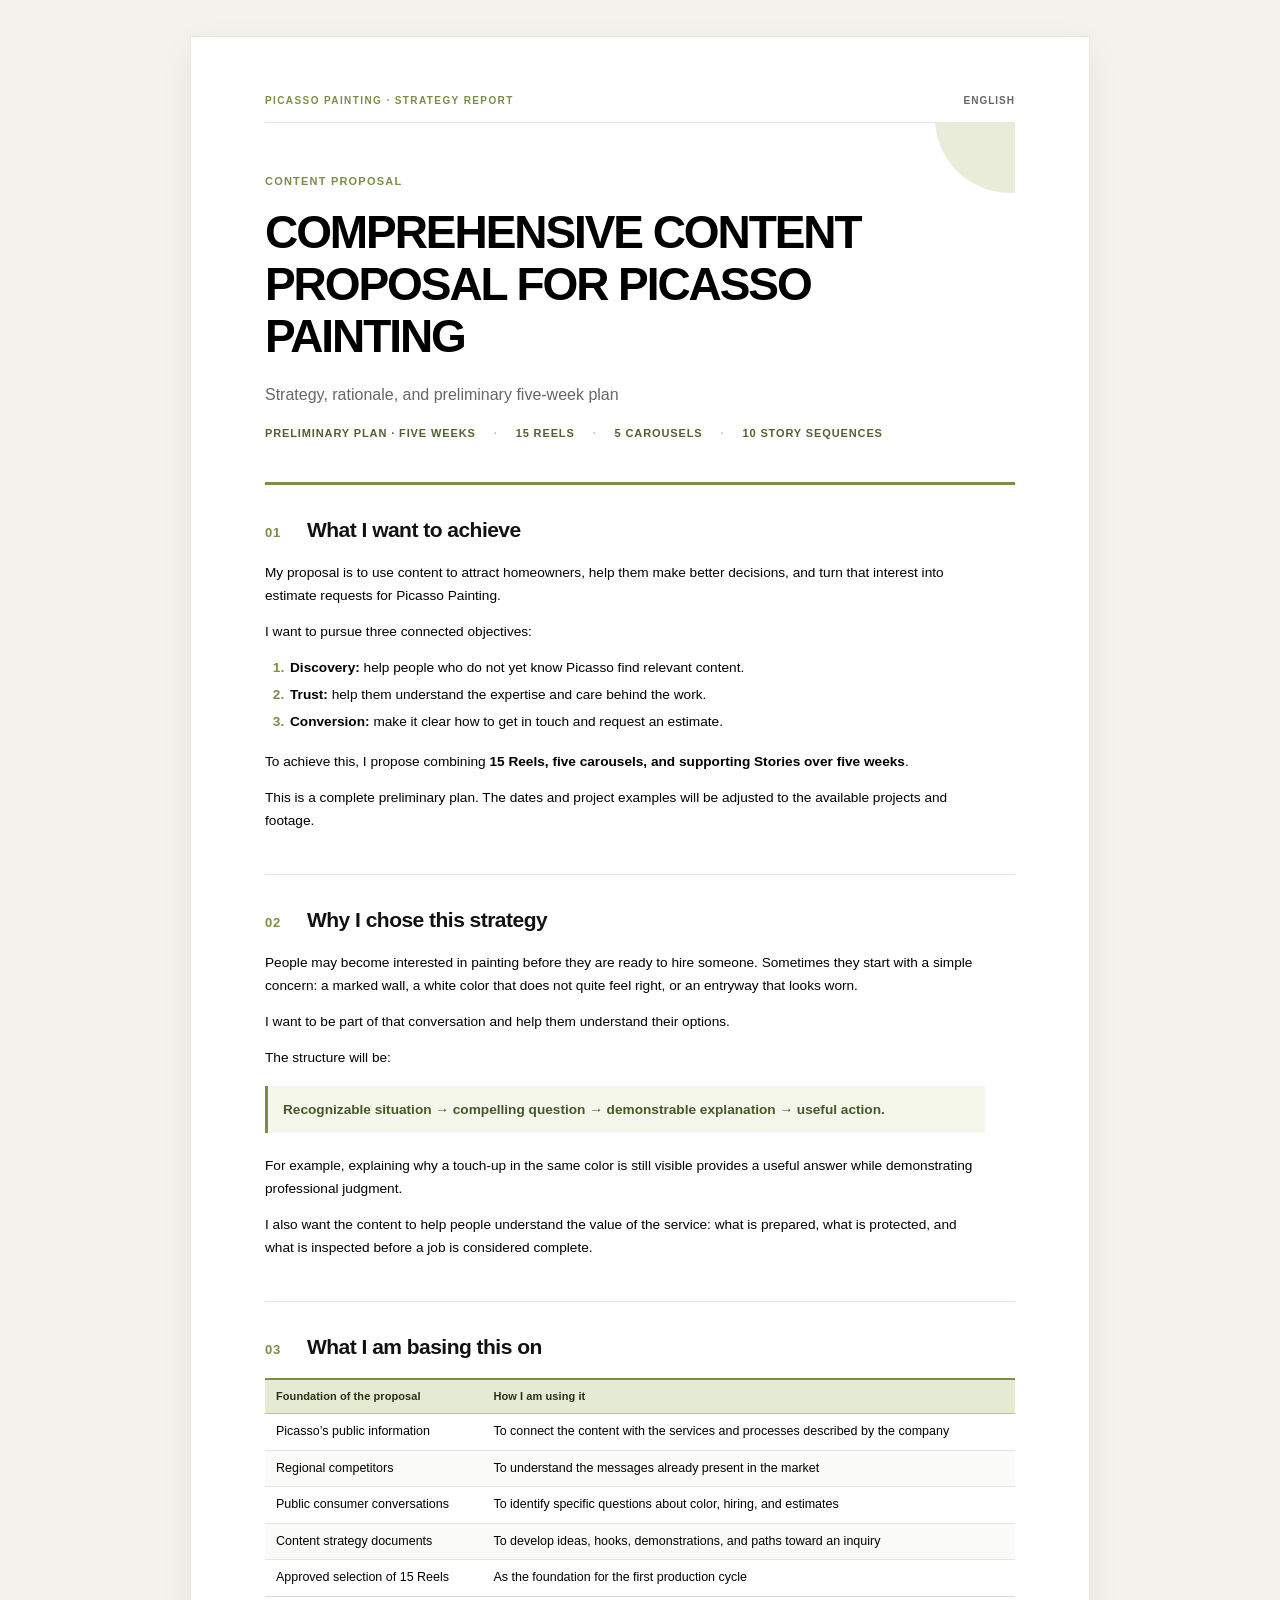
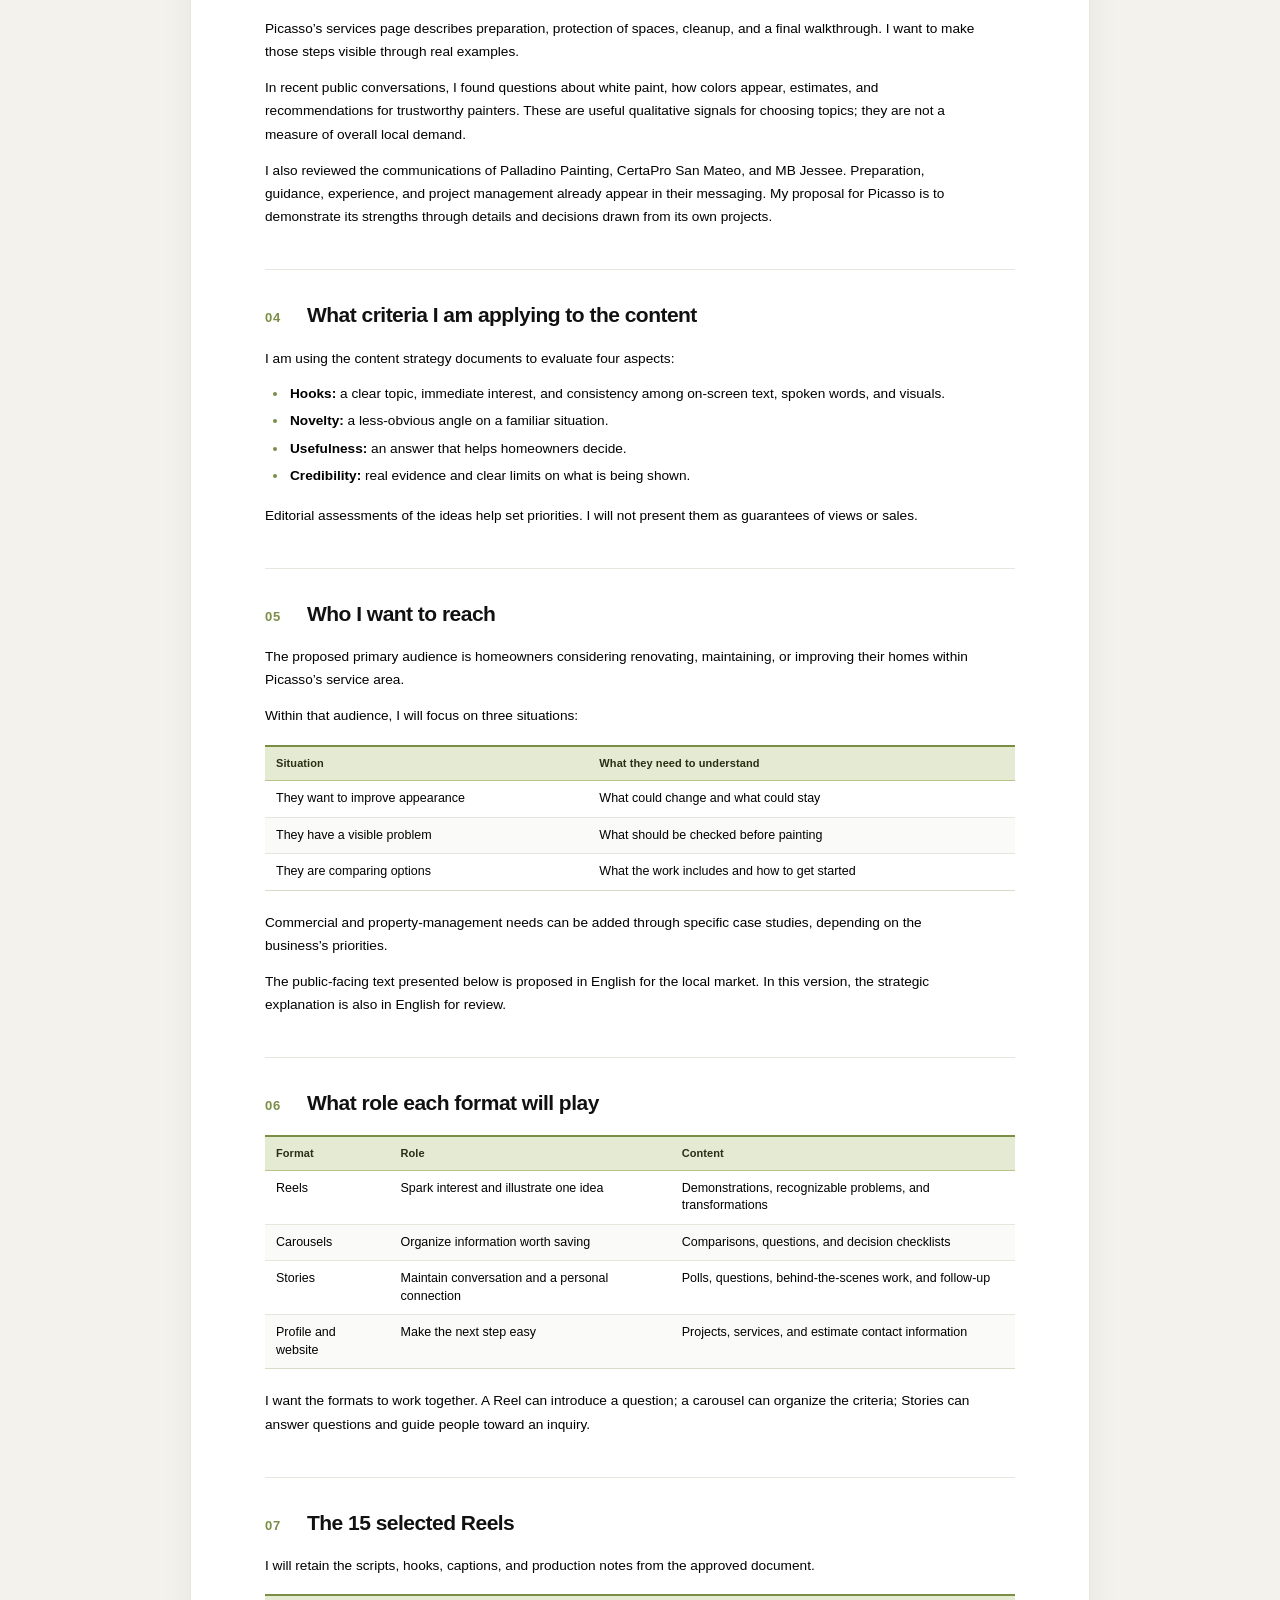
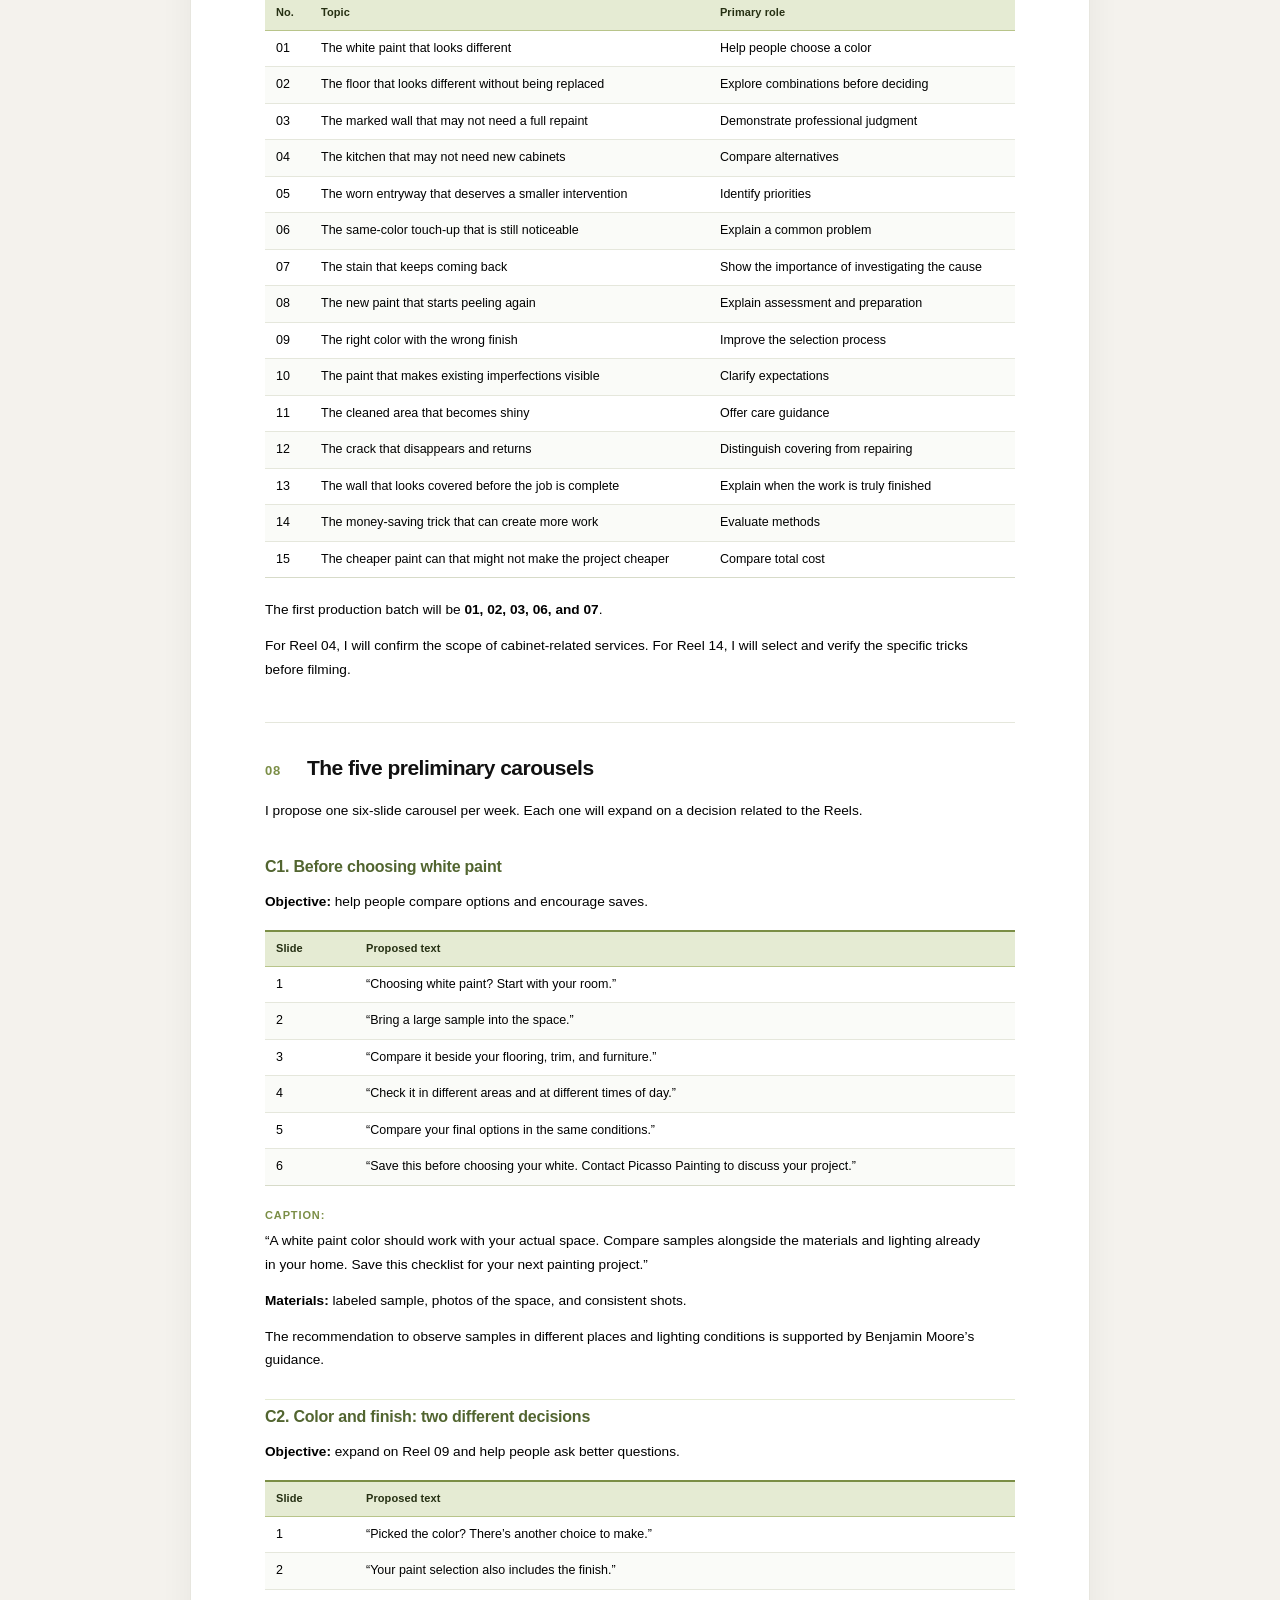
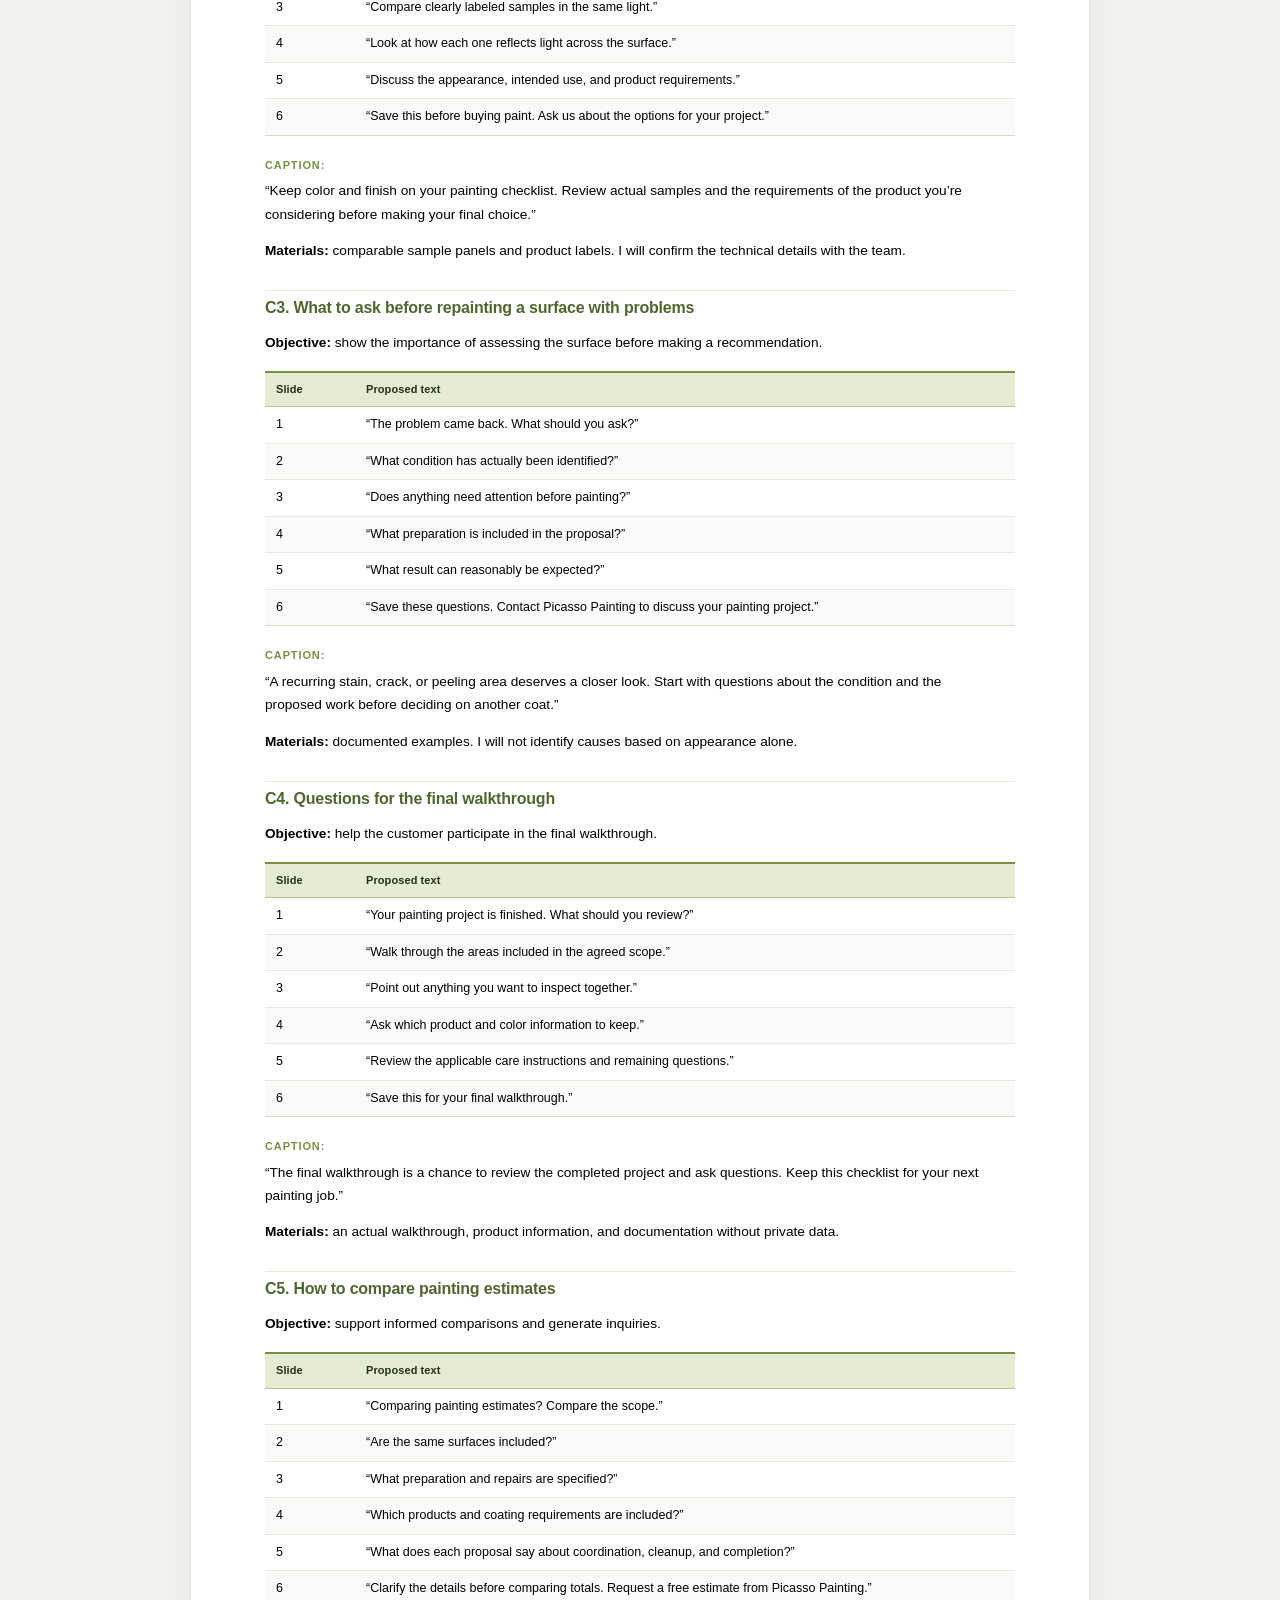
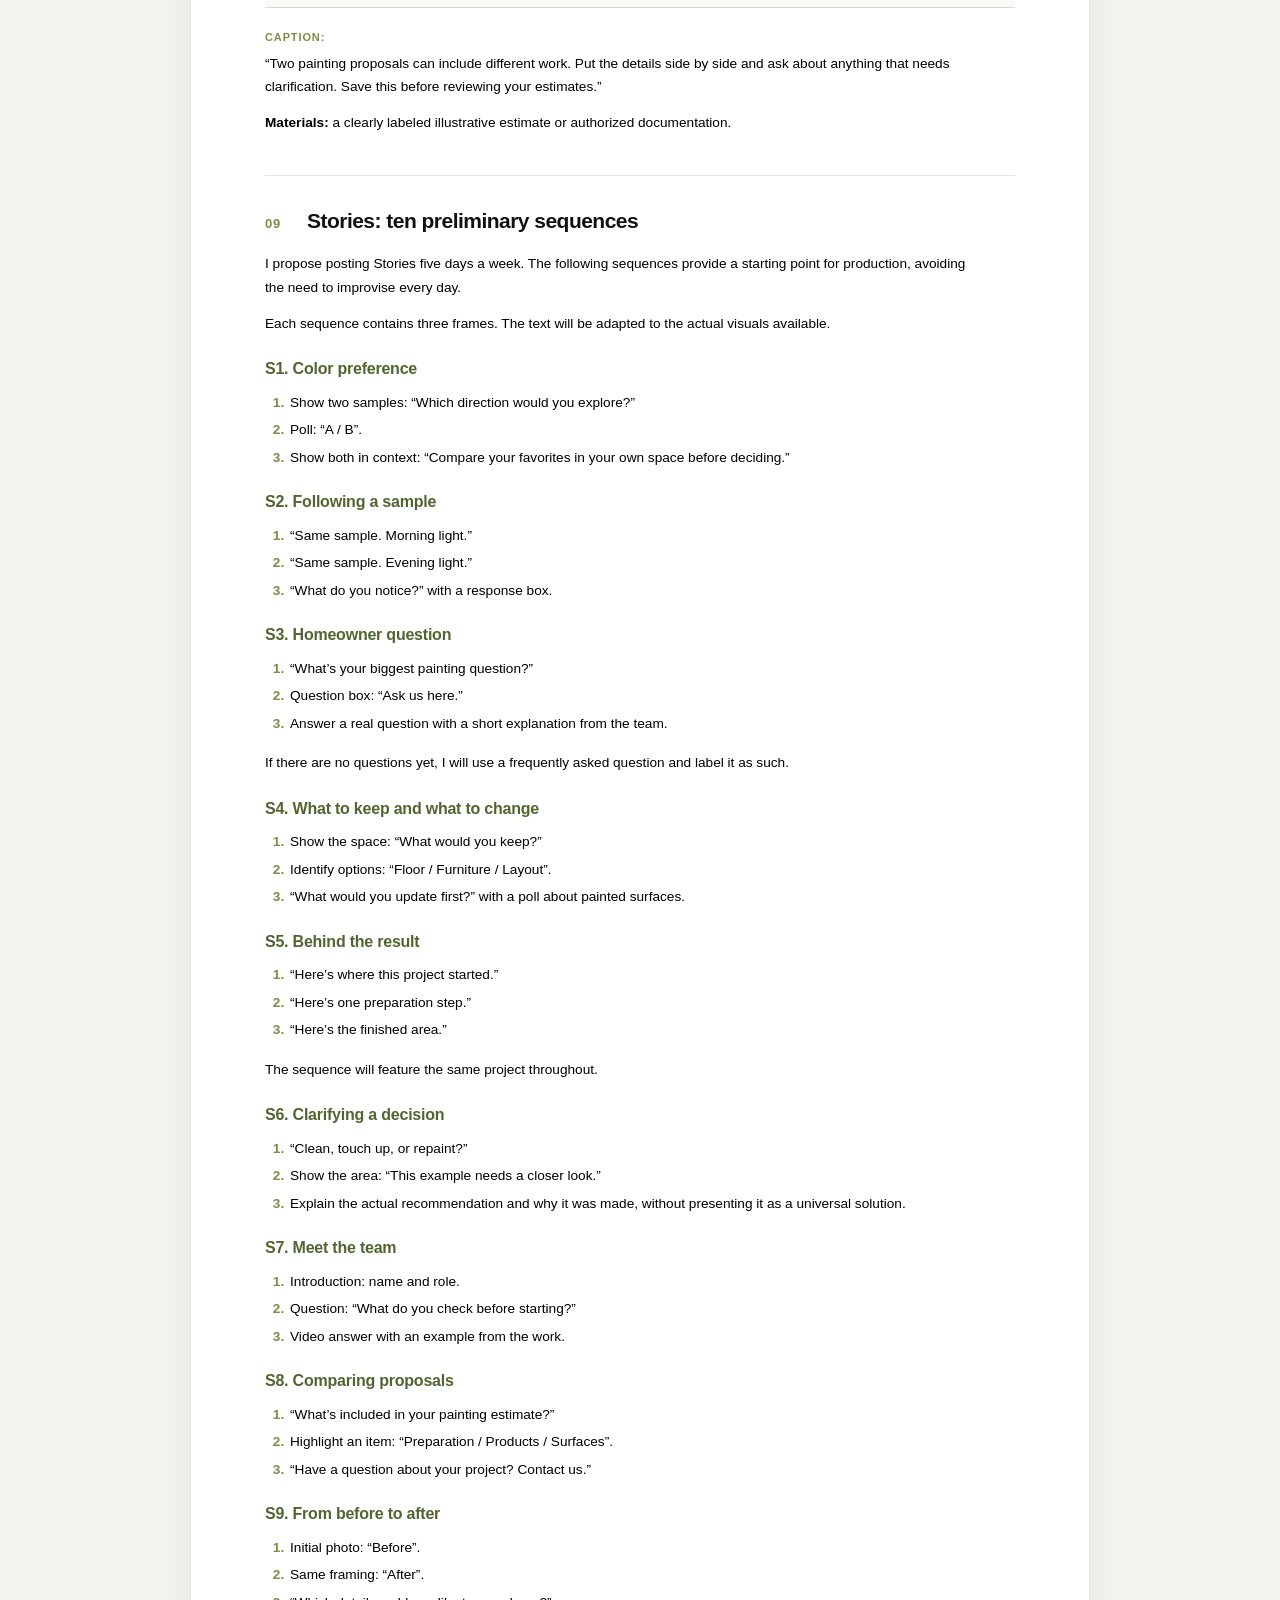
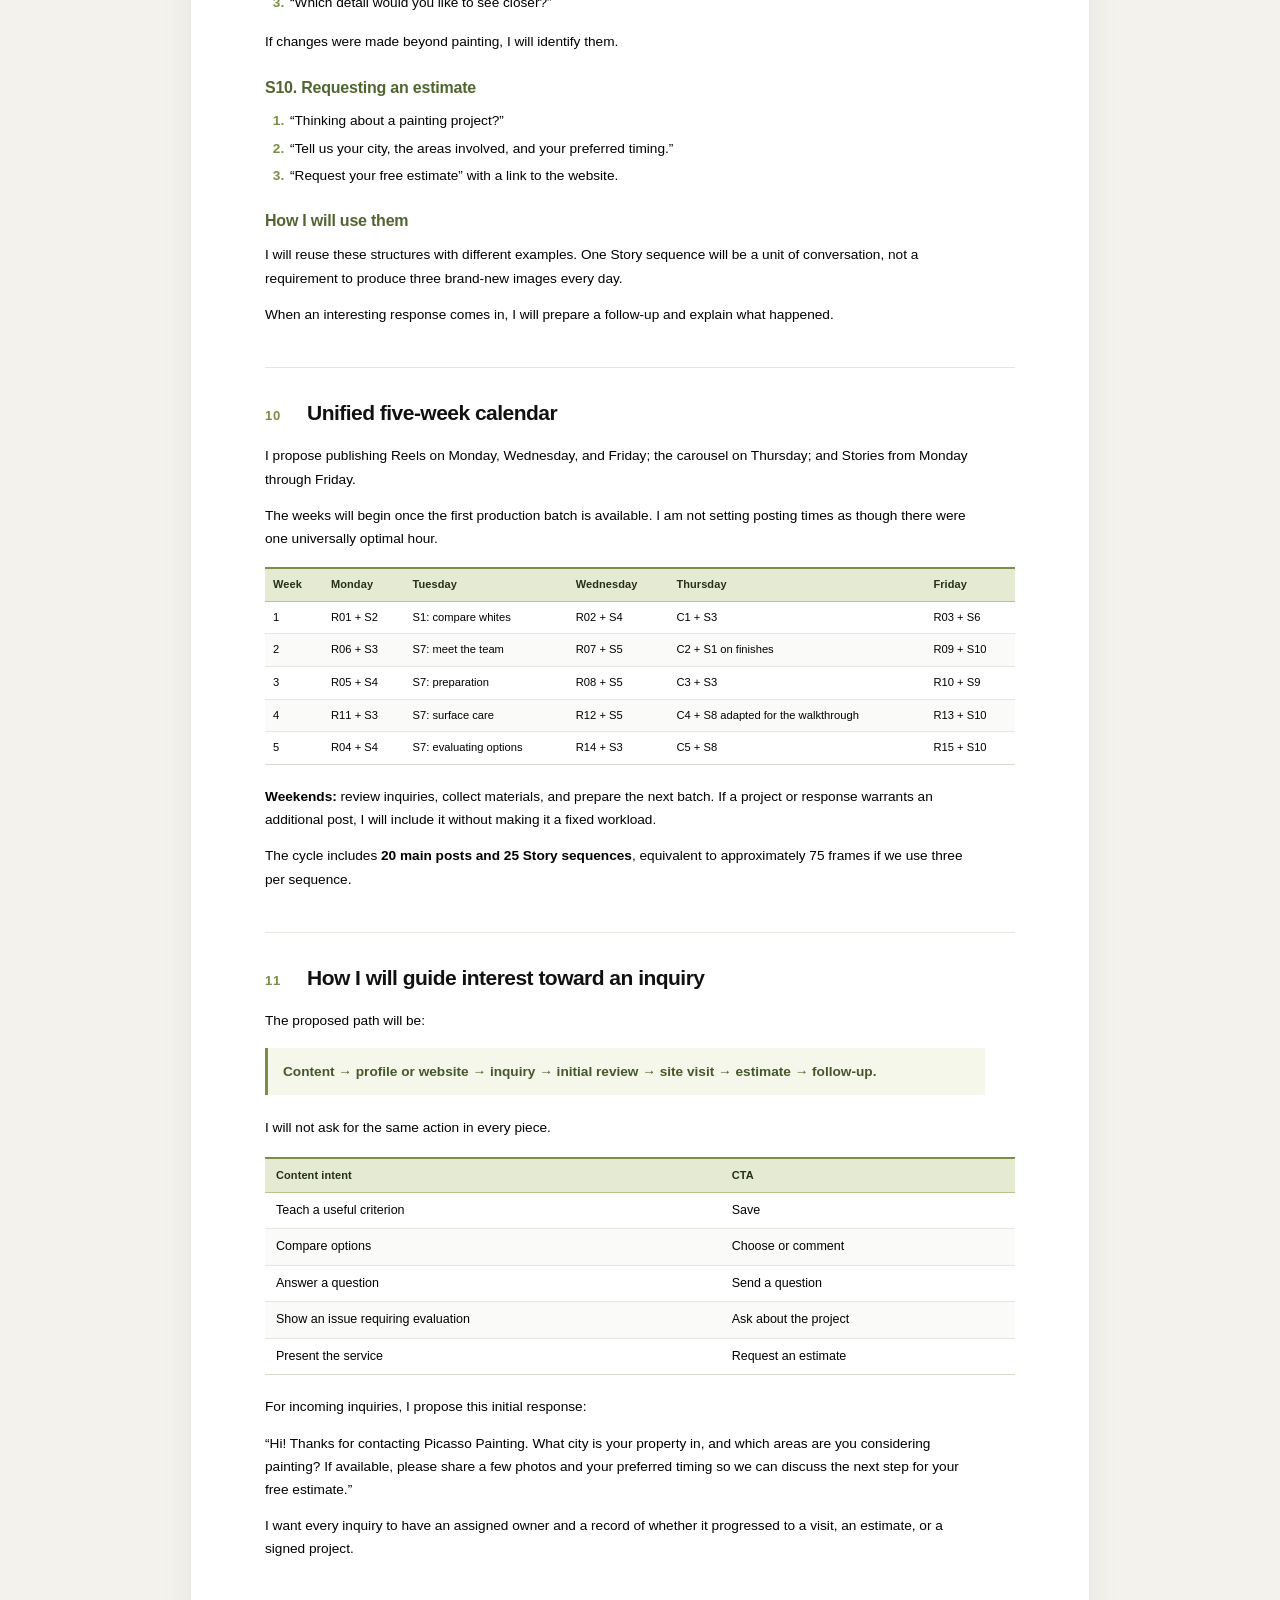
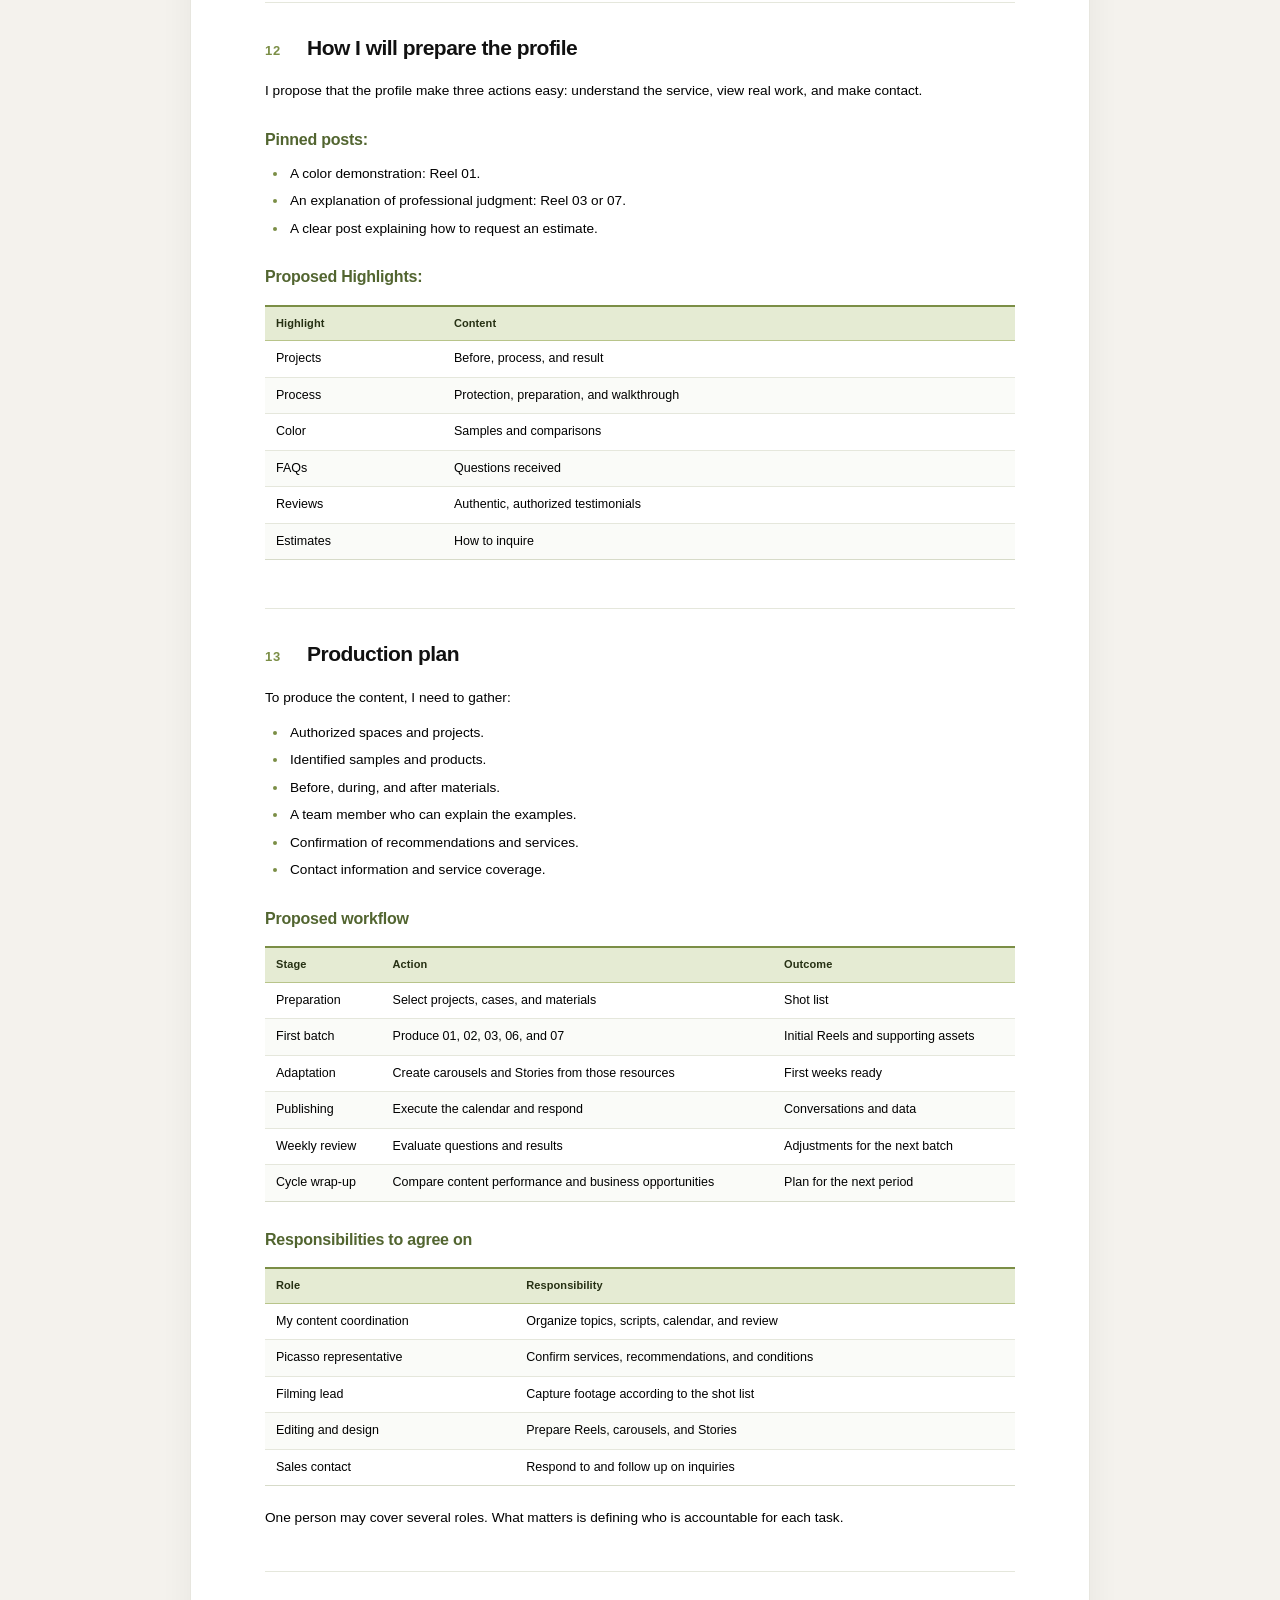
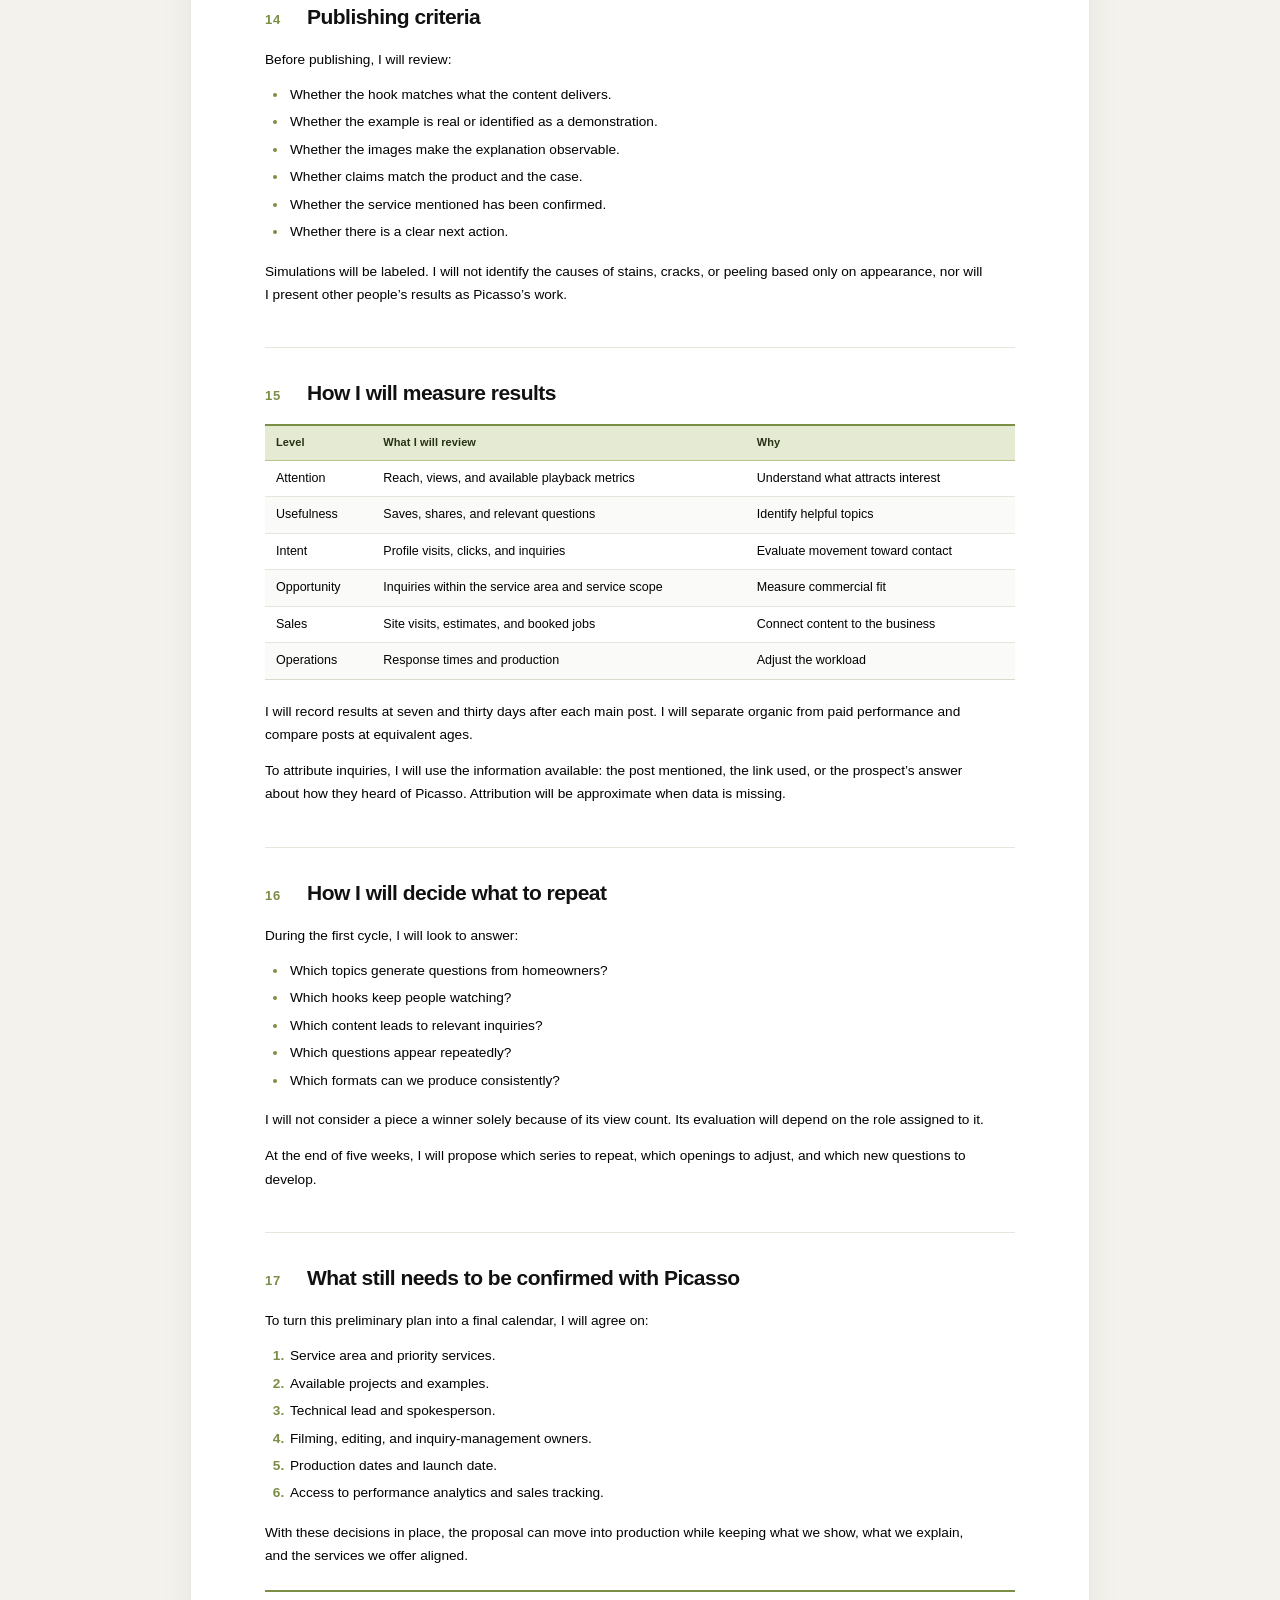
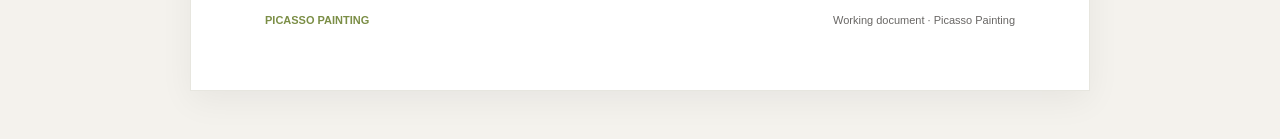
<file: report.html>
<!doctype html>
<html lang="en">
<head><meta charset="utf-8"><meta name="viewport" content="width=device-width,initial-scale=1">
<title>COMPREHENSIVE CONTENT PROPOSAL FOR PICASSO PAINTING — Picasso Painting</title>
<meta name="description" content="Strategy, rationale, and preliminary five-week plan">
<style>
    :root{
      --primary:#7b8e46;
      --secondary:#b8c48a;
      --background:#f4f2ed;
      --ink:#000000;
      --muted:#686664;
      --white:#ffffff;
      --line:#e5e7dc;
      --soft:#f8f9f4;
    }
    *,*::before,*::after{box-sizing:border-box}
    html{background:var(--background);scroll-behavior:auto}
    body{margin:0;color:var(--ink);background:var(--background);font-family:Arial,Helvetica,sans-serif;font-size:14px;line-height:1.62;-webkit-font-smoothing:antialiased}
    .sheet{width:min(100% - 52px,900px);margin:36px auto 48px;padding:56px clamp(24px,6vw,74px) 60px;background:var(--white);border:1px solid #e7e6df;box-shadow:0 10px 32px rgba(0,0,0,.055)}
    .document-topline{display:flex;align-items:center;justify-content:space-between;gap:16px;flex-wrap:wrap;border-bottom:1px solid var(--line);padding-bottom:13px;letter-spacing:.14em;font-size:10px;font-weight:800;color:var(--primary);text-transform:uppercase}
    .document-topline .lang{letter-spacing:.1em;color:var(--muted);font-weight:700}
    .report-header{position:relative;padding:50px 0 39px;border-bottom:3px solid var(--primary);overflow:hidden}
    .report-header:after{content:"";position:absolute;right:-70px;top:-80px;width:150px;height:150px;border-radius:50%;background:var(--secondary);opacity:.32}
    .header-kicker{display:block;margin:0 0 16px;color:var(--primary);font-weight:700;text-transform:uppercase;letter-spacing:.11em;font-size:11px}
    h1{max-width:640px;margin:0;color:var(--ink);font-weight:700;line-height:1.13;letter-spacing:-.045em;font-size:clamp(30px,4.2vw,46px)}
    .subtitle{max-width:650px;margin:20px 0 0;color:var(--muted);font-size:16px;line-height:1.5}
    .report-deck{display:flex;gap:10px 18px;flex-wrap:wrap;padding:18px 0 0;margin:0;color:#526130;font-size:11px;letter-spacing:.08em;text-transform:uppercase;font-weight:800}
    .report-deck span{display:inline-block}
    .report-deck span+span:before{content:"·";margin-right:18px;color:var(--secondary)}
    .chapter{padding:32px 0 28px;border-bottom:1px solid var(--line);min-width:0}
    .chapter:last-of-type{border-bottom:0;padding-bottom:10px}
    .chapter h2{display:flex;gap:16px;align-items:baseline;line-height:1.25;letter-spacing:-.025em;font-size:21px;font-weight:700;margin:0 0 18px;color:#111}
    .chapter-no{font-family:Arial,sans-serif;color:var(--primary);font-size:13px;font-weight:800;letter-spacing:.06em;flex:0 0 26px}
    .chapter h3{margin:28px 0 12px;line-height:1.3;font-size:16px;letter-spacing:-.014em;color:#526530;font-weight:700;break-after:avoid;page-break-after:avoid}
    .chapter p{margin:0 0 13px;line-height:1.7;font-size:13.65px;max-width:720px}
    .chapter strong{font-weight:700}
    .chapter ul,.chapter ol{margin:7px 0 17px 0;padding-left:23px}
    .chapter li{padding-left:2px;margin:6px 0;line-height:1.57;font-size:13.65px}
    .chapter li::marker{color:#7b8e46;font-weight:700}
    .chapter ol li::marker{font-weight:700}
    .chapter .process-line{font-weight:700;color:#465829;background:#f4f7e9;border-left:3px solid var(--primary);padding:12px 15px;margin:16px 0 21px}
    .chapter .caption-label{font-size:11px;letter-spacing:.08em;color:var(--primary);text-transform:uppercase;font-weight:800;margin:13px 0 5px}
    .table-scroll{width:100%;overflow-x:auto;margin:17px 0 20px;scrollbar-color:var(--secondary) transparent}
    table{width:100%;border-collapse:collapse;text-align:left;table-layout:auto;font-size:12.5px;line-height:1.4}
    thead th{font-size:11px;letter-spacing:.008em;font-weight:750;color:#263013;background:#e5ebd3;border-top:2px solid var(--primary);border-bottom:1px solid var(--secondary);text-align:left}
    th,td{vertical-align:top;padding:9px 11px;border-bottom:1px solid var(--line);overflow-wrap:break-word}
    tbody tr:nth-child(even){background:#fafbf8}
    tbody tr:last-child td{border-bottom:1px solid #d7dbc9}
    .chapter-07 table th:first-child,.chapter-07 table td:first-child{width:45px;white-space:nowrap}
    .chapter-08 table th:first-child,.chapter-08 table td:first-child{width:90px}
    .chapter-10 table{font-size:11.2px;min-width:620px}
    .chapter-10 th,.chapter-10 td{padding:8px}
    .chapter-10 table th:first-child,.chapter-10 table td:first-child{width:58px;white-space:nowrap}
    .chapter-09 h3{margin-top:24px}
    .chapter-08 h3{padding-top:7px;border-top:1px solid #e5ebd3}
    .chapter-08 h3:first-of-type{border-top:0}
    .report-footer{padding-top:20px;display:flex;justify-content:space-between;flex-wrap:wrap;gap:10px;border-top:2px solid var(--primary);color:var(--muted);font-size:11px}
    .report-footer strong{color:var(--primary);font-weight:800}
    a{color:var(--primary);text-decoration:underline}
    ::selection{background:#dce5c1;color:#000}
    @media(max-width:650px){
      .sheet{width:100%;margin:0;padding:22px 20px 35px;border:none;box-shadow:none}
      .document-topline{font-size:9px}
      .report-header{padding:34px 0 30px}
      .report-header:after{right:-90px}
      h1{font-size:31px}
      .subtitle{font-size:14px}
      .chapter{padding:25px 0 24px}
      .chapter h2{font-size:19px;gap:8px}
      .chapter-no{font-size:12px;flex-basis:26px}
      .chapter h3{font-size:15px}
      .chapter p,.chapter li{font-size:13px}
      table{font-size:12px}
      .table-scroll{margin:15px 0}
      .chapter-07 table{min-width:520px}
      .chapter-08 table{min-width:410px}
      .chapter-10 table{min-width:660px}
    }
    @page{size:A4;margin:17mm 15mm 17mm 15mm}
    @media print{
      html,body{background:#fff!important;-webkit-print-color-adjust:exact;print-color-adjust:exact}
      .sheet{width:100%;max-width:none;margin:0;padding:0;border:0;box-shadow:none}
      .document-topline{padding:0 0 9px}
      .report-header{padding:25px 0 22px}
      .report-header:after{display:none}
      h1{font-size:29px}
      .subtitle{font-size:13px}
      .report-deck{padding-top:10px}
      .chapter{padding:20px 0 15px}
      .chapter h2{font-size:17px;margin-bottom:10px;break-after:avoid-page}
      .chapter h3{font-size:13px;margin:18px 0 7px;break-after:avoid-page}
      .chapter p,.chapter li{font-size:10.7px;line-height:1.47}
      .chapter p{margin-bottom:9px}
      .chapter ul,.chapter ol{margin-top:5px;margin-bottom:9px}
      .chapter li{margin:3px 0}
      table{font-size:9.5px;line-height:1.3}
      th,td{padding:5px 6px}
      .chapter-10 table{font-size:8.3px;min-width:0}
      .chapter-10 th,.chapter-10 td{padding:5px}
      .chapter-07 table th:first-child,.chapter-07 table td:first-child{width:32px}
      .chapter-08 table th:first-child,.chapter-08 table td:first-child{width:76px}
      .chapter .process-line{padding:8px 10px}
      .table-scroll{overflow:visible;margin:10px 0 13px}
      table,tr,td,th{break-inside:avoid;page-break-inside:avoid}
      thead{display:table-header-group}
      p,h3{orphans:3;widows:3}
      .report-footer{margin-top:15px}
    }
    </style></head>
<body><main class="sheet" id="report">
<div class="document-topline"><span>PICASSO PAINTING · STRATEGY REPORT</span><span class="lang">ENGLISH</span></div>
<header class="report-header">
<span class="header-kicker">Content proposal</span>
<h1>COMPREHENSIVE CONTENT PROPOSAL FOR PICASSO PAINTING</h1>
<p class="subtitle">Strategy, rationale, and preliminary five-week plan</p>
<div class="report-deck"><span>PRELIMINARY PLAN · FIVE WEEKS</span><span>15 REELS</span><span>5 CAROUSELS</span><span>10 STORY SEQUENCES</span></div>
</header>
<section class="chapter chapter-01" aria-labelledby="chapter-1"><h2 id="chapter-1"><span class="chapter-no">01</span><span>What I want to achieve</span></h2><p>My proposal is to use content to attract homeowners, help them make better decisions, and turn that interest into estimate requests for Picasso Painting.</p>
<p>I want to pursue three connected objectives:</p>
<ol>
<li><strong>Discovery:</strong> help people who do not yet know Picasso find relevant content.</li>
<li><strong>Trust:</strong> help them understand the expertise and care behind the work.</li>
<li><strong>Conversion:</strong> make it clear how to get in touch and request an estimate.</li>
</ol>
<p>To achieve this, I propose combining <strong>15 Reels, five carousels, and supporting Stories over five weeks</strong>.</p>
<p>This is a complete preliminary plan. The dates and project examples will be adjusted to the available projects and footage.</p>
</section><section class="chapter chapter-02" aria-labelledby="chapter-2"><h2 id="chapter-2"><span class="chapter-no">02</span><span>Why I chose this strategy</span></h2><p>People may become interested in painting before they are ready to hire someone. Sometimes they start with a simple concern: a marked wall, a white color that does not quite feel right, or an entryway that looks worn.</p>
<p>I want to be part of that conversation and help them understand their options.</p>
<p>The structure will be:</p>
<p class="process-line"><strong>Recognizable situation → compelling question → demonstrable explanation → useful action.</strong></p>
<p>For example, explaining why a touch-up in the same color is still visible provides a useful answer while demonstrating professional judgment.</p>
<p>I also want the content to help people understand the value of the service: what is prepared, what is protected, and what is inspected before a job is considered complete.</p>
</section><section class="chapter chapter-03" aria-labelledby="chapter-3"><h2 id="chapter-3"><span class="chapter-no">03</span><span>What I am basing this on</span></h2><div class="table-scroll"><table>
<thead>
<tr>
<th>Foundation of the proposal</th>
<th>How I am using it</th>
</tr>
</thead>
<tbody>
<tr>
<td>Picasso’s public information</td>
<td>To connect the content with the services and processes described by the company</td>
</tr>
<tr>
<td>Regional competitors</td>
<td>To understand the messages already present in the market</td>
</tr>
<tr>
<td>Public consumer conversations</td>
<td>To identify specific questions about color, hiring, and estimates</td>
</tr>
<tr>
<td>Content strategy documents</td>
<td>To develop ideas, hooks, demonstrations, and paths toward an inquiry</td>
</tr>
<tr>
<td>Approved selection of 15 Reels</td>
<td>As the foundation for the first production cycle</td>
</tr>
</tbody>
</table></div>
<p>Picasso’s services page describes preparation, protection of spaces, cleanup, and a final walkthrough. I want to make those steps visible through real examples.</p>
<p>In recent public conversations, I found questions about white paint, how colors appear, estimates, and recommendations for trustworthy painters. These are useful qualitative signals for choosing topics; they are not a measure of overall local demand.</p>
<p>I also reviewed the communications of Palladino Painting, CertaPro San Mateo, and MB Jessee. Preparation, guidance, experience, and project management already appear in their messaging. My proposal for Picasso is to demonstrate its strengths through details and decisions drawn from its own projects.</p>
</section><section class="chapter chapter-04" aria-labelledby="chapter-4"><h2 id="chapter-4"><span class="chapter-no">04</span><span>What criteria I am applying to the content</span></h2><p>I am using the content strategy documents to evaluate four aspects:</p>
<ul>
<li><strong>Hooks:</strong> a clear topic, immediate interest, and consistency among on-screen text, spoken words, and visuals.</li>
<li><strong>Novelty:</strong> a less-obvious angle on a familiar situation.</li>
<li><strong>Usefulness:</strong> an answer that helps homeowners decide.</li>
<li><strong>Credibility:</strong> real evidence and clear limits on what is being shown.</li>
</ul>
<p>Editorial assessments of the ideas help set priorities. I will not present them as guarantees of views or sales.</p>
</section><section class="chapter chapter-05" aria-labelledby="chapter-5"><h2 id="chapter-5"><span class="chapter-no">05</span><span>Who I want to reach</span></h2><p>The proposed primary audience is homeowners considering renovating, maintaining, or improving their homes within Picasso’s service area.</p>
<p>Within that audience, I will focus on three situations:</p>
<div class="table-scroll"><table>
<thead>
<tr>
<th>Situation</th>
<th>What they need to understand</th>
</tr>
</thead>
<tbody>
<tr>
<td>They want to improve appearance</td>
<td>What could change and what could stay</td>
</tr>
<tr>
<td>They have a visible problem</td>
<td>What should be checked before painting</td>
</tr>
<tr>
<td>They are comparing options</td>
<td>What the work includes and how to get started</td>
</tr>
</tbody>
</table></div>
<p>Commercial and property-management needs can be added through specific case studies, depending on the business’s priorities.</p>
<p>The public-facing text presented below is proposed in English for the local market. In this version, the strategic explanation is also in English for review.</p>
</section><section class="chapter chapter-06" aria-labelledby="chapter-6"><h2 id="chapter-6"><span class="chapter-no">06</span><span>What role each format will play</span></h2><div class="table-scroll"><table>
<thead>
<tr>
<th>Format</th>
<th>Role</th>
<th>Content</th>
</tr>
</thead>
<tbody>
<tr>
<td>Reels</td>
<td>Spark interest and illustrate one idea</td>
<td>Demonstrations, recognizable problems, and transformations</td>
</tr>
<tr>
<td>Carousels</td>
<td>Organize information worth saving</td>
<td>Comparisons, questions, and decision checklists</td>
</tr>
<tr>
<td>Stories</td>
<td>Maintain conversation and a personal connection</td>
<td>Polls, questions, behind-the-scenes work, and follow-up</td>
</tr>
<tr>
<td>Profile and website</td>
<td>Make the next step easy</td>
<td>Projects, services, and estimate contact information</td>
</tr>
</tbody>
</table></div>
<p>I want the formats to work together. A Reel can introduce a question; a carousel can organize the criteria; Stories can answer questions and guide people toward an inquiry.</p>
</section><section class="chapter chapter-07" aria-labelledby="chapter-7"><h2 id="chapter-7"><span class="chapter-no">07</span><span>The 15 selected Reels</span></h2><p>I will retain the scripts, hooks, captions, and production notes from the approved document.</p>
<div class="table-scroll"><table>
<thead>
<tr>
<th>No.</th>
<th>Topic</th>
<th>Primary role</th>
</tr>
</thead>
<tbody>
<tr>
<td>01</td>
<td>The white paint that looks different</td>
<td>Help people choose a color</td>
</tr>
<tr>
<td>02</td>
<td>The floor that looks different without being replaced</td>
<td>Explore combinations before deciding</td>
</tr>
<tr>
<td>03</td>
<td>The marked wall that may not need a full repaint</td>
<td>Demonstrate professional judgment</td>
</tr>
<tr>
<td>04</td>
<td>The kitchen that may not need new cabinets</td>
<td>Compare alternatives</td>
</tr>
<tr>
<td>05</td>
<td>The worn entryway that deserves a smaller intervention</td>
<td>Identify priorities</td>
</tr>
<tr>
<td>06</td>
<td>The same-color touch-up that is still noticeable</td>
<td>Explain a common problem</td>
</tr>
<tr>
<td>07</td>
<td>The stain that keeps coming back</td>
<td>Show the importance of investigating the cause</td>
</tr>
<tr>
<td>08</td>
<td>The new paint that starts peeling again</td>
<td>Explain assessment and preparation</td>
</tr>
<tr>
<td>09</td>
<td>The right color with the wrong finish</td>
<td>Improve the selection process</td>
</tr>
<tr>
<td>10</td>
<td>The paint that makes existing imperfections visible</td>
<td>Clarify expectations</td>
</tr>
<tr>
<td>11</td>
<td>The cleaned area that becomes shiny</td>
<td>Offer care guidance</td>
</tr>
<tr>
<td>12</td>
<td>The crack that disappears and returns</td>
<td>Distinguish covering from repairing</td>
</tr>
<tr>
<td>13</td>
<td>The wall that looks covered before the job is complete</td>
<td>Explain when the work is truly finished</td>
</tr>
<tr>
<td>14</td>
<td>The money-saving trick that can create more work</td>
<td>Evaluate methods</td>
</tr>
<tr>
<td>15</td>
<td>The cheaper paint can that might not make the project cheaper</td>
<td>Compare total cost</td>
</tr>
</tbody>
</table></div>
<p>The first production batch will be <strong>01, 02, 03, 06, and 07</strong>.</p>
<p>For Reel 04, I will confirm the scope of cabinet-related services. For Reel 14, I will select and verify the specific tricks before filming.</p>
</section><section class="chapter chapter-08" aria-labelledby="chapter-8"><h2 id="chapter-8"><span class="chapter-no">08</span><span>The five preliminary carousels</span></h2><p>I propose one six-slide carousel per week. Each one will expand on a decision related to the Reels.</p>
<h3>C1. Before choosing white paint</h3>
<p><strong>Objective:</strong> help people compare options and encourage saves.</p>
<div class="table-scroll"><table>
<thead>
<tr>
<th>Slide</th>
<th>Proposed text</th>
</tr>
</thead>
<tbody>
<tr>
<td>1</td>
<td>“Choosing white paint? Start with your room.”</td>
</tr>
<tr>
<td>2</td>
<td>“Bring a large sample into the space.”</td>
</tr>
<tr>
<td>3</td>
<td>“Compare it beside your flooring, trim, and furniture.”</td>
</tr>
<tr>
<td>4</td>
<td>“Check it in different areas and at different times of day.”</td>
</tr>
<tr>
<td>5</td>
<td>“Compare your final options in the same conditions.”</td>
</tr>
<tr>
<td>6</td>
<td>“Save this before choosing your white. Contact Picasso Painting to discuss your project.”</td>
</tr>
</tbody>
</table></div>
<p class="caption-label"><strong>Caption:</strong></p>
<p>“A white paint color should work with your actual space. Compare samples alongside the materials and lighting already in your home. Save this checklist for your next painting project.”</p>
<p><strong>Materials:</strong> labeled sample, photos of the space, and consistent shots.</p>
<p>The recommendation to observe samples in different places and lighting conditions is supported by Benjamin Moore’s guidance.</p>
<h3>C2. Color and finish: two different decisions</h3>
<p><strong>Objective:</strong> expand on Reel 09 and help people ask better questions.</p>
<div class="table-scroll"><table>
<thead>
<tr>
<th>Slide</th>
<th>Proposed text</th>
</tr>
</thead>
<tbody>
<tr>
<td>1</td>
<td>“Picked the color? There’s another choice to make.”</td>
</tr>
<tr>
<td>2</td>
<td>“Your paint selection also includes the finish.”</td>
</tr>
<tr>
<td>3</td>
<td>“Compare clearly labeled samples in the same light.”</td>
</tr>
<tr>
<td>4</td>
<td>“Look at how each one reflects light across the surface.”</td>
</tr>
<tr>
<td>5</td>
<td>“Discuss the appearance, intended use, and product requirements.”</td>
</tr>
<tr>
<td>6</td>
<td>“Save this before buying paint. Ask us about the options for your project.”</td>
</tr>
</tbody>
</table></div>
<p class="caption-label"><strong>Caption:</strong></p>
<p>“Keep color and finish on your painting checklist. Review actual samples and the requirements of the product you’re considering before making your final choice.”</p>
<p><strong>Materials:</strong> comparable sample panels and product labels. I will confirm the technical details with the team.</p>
<h3>C3. What to ask before repainting a surface with problems</h3>
<p><strong>Objective:</strong> show the importance of assessing the surface before making a recommendation.</p>
<div class="table-scroll"><table>
<thead>
<tr>
<th>Slide</th>
<th>Proposed text</th>
</tr>
</thead>
<tbody>
<tr>
<td>1</td>
<td>“The problem came back. What should you ask?”</td>
</tr>
<tr>
<td>2</td>
<td>“What condition has actually been identified?”</td>
</tr>
<tr>
<td>3</td>
<td>“Does anything need attention before painting?”</td>
</tr>
<tr>
<td>4</td>
<td>“What preparation is included in the proposal?”</td>
</tr>
<tr>
<td>5</td>
<td>“What result can reasonably be expected?”</td>
</tr>
<tr>
<td>6</td>
<td>“Save these questions. Contact Picasso Painting to discuss your painting project.”</td>
</tr>
</tbody>
</table></div>
<p class="caption-label"><strong>Caption:</strong></p>
<p>“A recurring stain, crack, or peeling area deserves a closer look. Start with questions about the condition and the proposed work before deciding on another coat.”</p>
<p><strong>Materials:</strong> documented examples. I will not identify causes based on appearance alone.</p>
<h3>C4. Questions for the final walkthrough</h3>
<p><strong>Objective:</strong> help the customer participate in the final walkthrough.</p>
<div class="table-scroll"><table>
<thead>
<tr>
<th>Slide</th>
<th>Proposed text</th>
</tr>
</thead>
<tbody>
<tr>
<td>1</td>
<td>“Your painting project is finished. What should you review?”</td>
</tr>
<tr>
<td>2</td>
<td>“Walk through the areas included in the agreed scope.”</td>
</tr>
<tr>
<td>3</td>
<td>“Point out anything you want to inspect together.”</td>
</tr>
<tr>
<td>4</td>
<td>“Ask which product and color information to keep.”</td>
</tr>
<tr>
<td>5</td>
<td>“Review the applicable care instructions and remaining questions.”</td>
</tr>
<tr>
<td>6</td>
<td>“Save this for your final walkthrough.”</td>
</tr>
</tbody>
</table></div>
<p class="caption-label"><strong>Caption:</strong></p>
<p>“The final walkthrough is a chance to review the completed project and ask questions. Keep this checklist for your next painting job.”</p>
<p><strong>Materials:</strong> an actual walkthrough, product information, and documentation without private data.</p>
<h3>C5. How to compare painting estimates</h3>
<p><strong>Objective:</strong> support informed comparisons and generate inquiries.</p>
<div class="table-scroll"><table>
<thead>
<tr>
<th>Slide</th>
<th>Proposed text</th>
</tr>
</thead>
<tbody>
<tr>
<td>1</td>
<td>“Comparing painting estimates? Compare the scope.”</td>
</tr>
<tr>
<td>2</td>
<td>“Are the same surfaces included?”</td>
</tr>
<tr>
<td>3</td>
<td>“What preparation and repairs are specified?”</td>
</tr>
<tr>
<td>4</td>
<td>“Which products and coating requirements are included?”</td>
</tr>
<tr>
<td>5</td>
<td>“What does each proposal say about coordination, cleanup, and completion?”</td>
</tr>
<tr>
<td>6</td>
<td>“Clarify the details before comparing totals. Request a free estimate from Picasso Painting.”</td>
</tr>
</tbody>
</table></div>
<p class="caption-label"><strong>Caption:</strong></p>
<p>“Two painting proposals can include different work. Put the details side by side and ask about anything that needs clarification. Save this before reviewing your estimates.”</p>
<p><strong>Materials:</strong> a clearly labeled illustrative estimate or authorized documentation.</p>
</section><section class="chapter chapter-09" aria-labelledby="chapter-9"><h2 id="chapter-9"><span class="chapter-no">09</span><span>Stories: ten preliminary sequences</span></h2><p>I propose posting Stories five days a week. The following sequences provide a starting point for production, avoiding the need to improvise every day.</p>
<p>Each sequence contains three frames. The text will be adapted to the actual visuals available.</p>
<h3>S1. Color preference</h3>
<ol>
<li>Show two samples: “Which direction would you explore?”</li>
<li>Poll: “A / B”.</li>
<li>Show both in context: “Compare your favorites in your own space before deciding.”</li>
</ol>
<h3>S2. Following a sample</h3>
<ol>
<li>“Same sample. Morning light.”</li>
<li>“Same sample. Evening light.”</li>
<li>“What do you notice?” with a response box.</li>
</ol>
<h3>S3. Homeowner question</h3>
<ol>
<li>“What’s your biggest painting question?”</li>
<li>Question box: “Ask us here.”</li>
<li>Answer a real question with a short explanation from the team.</li>
</ol>
<p>If there are no questions yet, I will use a frequently asked question and label it as such.</p>
<h3>S4. What to keep and what to change</h3>
<ol>
<li>Show the space: “What would you keep?”</li>
<li>Identify options: “Floor / Furniture / Layout”.</li>
<li>“What would you update first?” with a poll about painted surfaces.</li>
</ol>
<h3>S5. Behind the result</h3>
<ol>
<li>“Here’s where this project started.”</li>
<li>“Here’s one preparation step.”</li>
<li>“Here’s the finished area.”</li>
</ol>
<p>The sequence will feature the same project throughout.</p>
<h3>S6. Clarifying a decision</h3>
<ol>
<li>“Clean, touch up, or repaint?”</li>
<li>Show the area: “This example needs a closer look.”</li>
<li>Explain the actual recommendation and why it was made, without presenting it as a universal solution.</li>
</ol>
<h3>S7. Meet the team</h3>
<ol>
<li>Introduction: name and role.</li>
<li>Question: “What do you check before starting?”</li>
<li>Video answer with an example from the work.</li>
</ol>
<h3>S8. Comparing proposals</h3>
<ol>
<li>“What’s included in your painting estimate?”</li>
<li>Highlight an item: “Preparation / Products / Surfaces”.</li>
<li>“Have a question about your project? Contact us.”</li>
</ol>
<h3>S9. From before to after</h3>
<ol>
<li>Initial photo: “Before”.</li>
<li>Same framing: “After”.</li>
<li>“Which detail would you like to see closer?”</li>
</ol>
<p>If changes were made beyond painting, I will identify them.</p>
<h3>S10. Requesting an estimate</h3>
<ol>
<li>“Thinking about a painting project?”</li>
<li>“Tell us your city, the areas involved, and your preferred timing.”</li>
<li>“Request your free estimate” with a link to the website.</li>
</ol>
<h3>How I will use them</h3>
<p>I will reuse these structures with different examples. One Story sequence will be a unit of conversation, not a requirement to produce three brand-new images every day.</p>
<p>When an interesting response comes in, I will prepare a follow-up and explain what happened.</p>
</section><section class="chapter chapter-10" aria-labelledby="chapter-10"><h2 id="chapter-10"><span class="chapter-no">10</span><span>Unified five-week calendar</span></h2><p>I propose publishing Reels on Monday, Wednesday, and Friday; the carousel on Thursday; and Stories from Monday through Friday.</p>
<p>The weeks will begin once the first production batch is available. I am not setting posting times as though there were one universally optimal hour.</p>
<div class="table-scroll"><table>
<thead>
<tr>
<th>Week</th>
<th>Monday</th>
<th>Tuesday</th>
<th>Wednesday</th>
<th>Thursday</th>
<th>Friday</th>
</tr>
</thead>
<tbody>
<tr>
<td>1</td>
<td>R01 + S2</td>
<td>S1: compare whites</td>
<td>R02 + S4</td>
<td>C1 + S3</td>
<td>R03 + S6</td>
</tr>
<tr>
<td>2</td>
<td>R06 + S3</td>
<td>S7: meet the team</td>
<td>R07 + S5</td>
<td>C2 + S1 on finishes</td>
<td>R09 + S10</td>
</tr>
<tr>
<td>3</td>
<td>R05 + S4</td>
<td>S7: preparation</td>
<td>R08 + S5</td>
<td>C3 + S3</td>
<td>R10 + S9</td>
</tr>
<tr>
<td>4</td>
<td>R11 + S3</td>
<td>S7: surface care</td>
<td>R12 + S5</td>
<td>C4 + S8 adapted for the walkthrough</td>
<td>R13 + S10</td>
</tr>
<tr>
<td>5</td>
<td>R04 + S4</td>
<td>S7: evaluating options</td>
<td>R14 + S3</td>
<td>C5 + S8</td>
<td>R15 + S10</td>
</tr>
</tbody>
</table></div>
<p><strong>Weekends:</strong> review inquiries, collect materials, and prepare the next batch. If a project or response warrants an additional post, I will include it without making it a fixed workload.</p>
<p>The cycle includes <strong>20 main posts and 25 Story sequences</strong>, equivalent to approximately 75 frames if we use three per sequence.</p>
</section><section class="chapter chapter-11" aria-labelledby="chapter-11"><h2 id="chapter-11"><span class="chapter-no">11</span><span>How I will guide interest toward an inquiry</span></h2><p>The proposed path will be:</p>
<p class="process-line"><strong>Content → profile or website → inquiry → initial review → site visit → estimate → follow-up.</strong></p>
<p>I will not ask for the same action in every piece.</p>
<div class="table-scroll"><table>
<thead>
<tr>
<th>Content intent</th>
<th>CTA</th>
</tr>
</thead>
<tbody>
<tr>
<td>Teach a useful criterion</td>
<td>Save</td>
</tr>
<tr>
<td>Compare options</td>
<td>Choose or comment</td>
</tr>
<tr>
<td>Answer a question</td>
<td>Send a question</td>
</tr>
<tr>
<td>Show an issue requiring evaluation</td>
<td>Ask about the project</td>
</tr>
<tr>
<td>Present the service</td>
<td>Request an estimate</td>
</tr>
</tbody>
</table></div>
<p>For incoming inquiries, I propose this initial response:</p>
<p>“Hi! Thanks for contacting Picasso Painting. What city is your property in, and which areas are you considering painting? If available, please share a few photos and your preferred timing so we can discuss the next step for your free estimate.”</p>
<p>I want every inquiry to have an assigned owner and a record of whether it progressed to a visit, an estimate, or a signed project.</p>
</section><section class="chapter chapter-12" aria-labelledby="chapter-12"><h2 id="chapter-12"><span class="chapter-no">12</span><span>How I will prepare the profile</span></h2><p>I propose that the profile make three actions easy: understand the service, view real work, and make contact.</p>
<h3>Pinned posts:</h3>
<ul>
<li>A color demonstration: Reel 01.</li>
<li>An explanation of professional judgment: Reel 03 or 07.</li>
<li>A clear post explaining how to request an estimate.</li>
</ul>
<h3>Proposed Highlights:</h3>
<div class="table-scroll"><table>
<thead>
<tr>
<th>Highlight</th>
<th>Content</th>
</tr>
</thead>
<tbody>
<tr>
<td>Projects</td>
<td>Before, process, and result</td>
</tr>
<tr>
<td>Process</td>
<td>Protection, preparation, and walkthrough</td>
</tr>
<tr>
<td>Color</td>
<td>Samples and comparisons</td>
</tr>
<tr>
<td>FAQs</td>
<td>Questions received</td>
</tr>
<tr>
<td>Reviews</td>
<td>Authentic, authorized testimonials</td>
</tr>
<tr>
<td>Estimates</td>
<td>How to inquire</td>
</tr>
</tbody>
</table></div>
</section><section class="chapter chapter-13" aria-labelledby="chapter-13"><h2 id="chapter-13"><span class="chapter-no">13</span><span>Production plan</span></h2><p>To produce the content, I need to gather:</p>
<ul>
<li>Authorized spaces and projects.</li>
<li>Identified samples and products.</li>
<li>Before, during, and after materials.</li>
<li>A team member who can explain the examples.</li>
<li>Confirmation of recommendations and services.</li>
<li>Contact information and service coverage.</li>
</ul>
<h3>Proposed workflow</h3>
<div class="table-scroll"><table>
<thead>
<tr>
<th>Stage</th>
<th>Action</th>
<th>Outcome</th>
</tr>
</thead>
<tbody>
<tr>
<td>Preparation</td>
<td>Select projects, cases, and materials</td>
<td>Shot list</td>
</tr>
<tr>
<td>First batch</td>
<td>Produce 01, 02, 03, 06, and 07</td>
<td>Initial Reels and supporting assets</td>
</tr>
<tr>
<td>Adaptation</td>
<td>Create carousels and Stories from those resources</td>
<td>First weeks ready</td>
</tr>
<tr>
<td>Publishing</td>
<td>Execute the calendar and respond</td>
<td>Conversations and data</td>
</tr>
<tr>
<td>Weekly review</td>
<td>Evaluate questions and results</td>
<td>Adjustments for the next batch</td>
</tr>
<tr>
<td>Cycle wrap-up</td>
<td>Compare content performance and business opportunities</td>
<td>Plan for the next period</td>
</tr>
</tbody>
</table></div>
<h3>Responsibilities to agree on</h3>
<div class="table-scroll"><table>
<thead>
<tr>
<th>Role</th>
<th>Responsibility</th>
</tr>
</thead>
<tbody>
<tr>
<td>My content coordination</td>
<td>Organize topics, scripts, calendar, and review</td>
</tr>
<tr>
<td>Picasso representative</td>
<td>Confirm services, recommendations, and conditions</td>
</tr>
<tr>
<td>Filming lead</td>
<td>Capture footage according to the shot list</td>
</tr>
<tr>
<td>Editing and design</td>
<td>Prepare Reels, carousels, and Stories</td>
</tr>
<tr>
<td>Sales contact</td>
<td>Respond to and follow up on inquiries</td>
</tr>
</tbody>
</table></div>
<p>One person may cover several roles. What matters is defining who is accountable for each task.</p>
</section><section class="chapter chapter-14" aria-labelledby="chapter-14"><h2 id="chapter-14"><span class="chapter-no">14</span><span>Publishing criteria</span></h2><p>Before publishing, I will review:</p>
<ul>
<li>Whether the hook matches what the content delivers.</li>
<li>Whether the example is real or identified as a demonstration.</li>
<li>Whether the images make the explanation observable.</li>
<li>Whether claims match the product and the case.</li>
<li>Whether the service mentioned has been confirmed.</li>
<li>Whether there is a clear next action.</li>
</ul>
<p>Simulations will be labeled. I will not identify the causes of stains, cracks, or peeling based only on appearance, nor will I present other people’s results as Picasso’s work.</p>
</section><section class="chapter chapter-15" aria-labelledby="chapter-15"><h2 id="chapter-15"><span class="chapter-no">15</span><span>How I will measure results</span></h2><div class="table-scroll"><table>
<thead>
<tr>
<th>Level</th>
<th>What I will review</th>
<th>Why</th>
</tr>
</thead>
<tbody>
<tr>
<td>Attention</td>
<td>Reach, views, and available playback metrics</td>
<td>Understand what attracts interest</td>
</tr>
<tr>
<td>Usefulness</td>
<td>Saves, shares, and relevant questions</td>
<td>Identify helpful topics</td>
</tr>
<tr>
<td>Intent</td>
<td>Profile visits, clicks, and inquiries</td>
<td>Evaluate movement toward contact</td>
</tr>
<tr>
<td>Opportunity</td>
<td>Inquiries within the service area and service scope</td>
<td>Measure commercial fit</td>
</tr>
<tr>
<td>Sales</td>
<td>Site visits, estimates, and booked jobs</td>
<td>Connect content to the business</td>
</tr>
<tr>
<td>Operations</td>
<td>Response times and production</td>
<td>Adjust the workload</td>
</tr>
</tbody>
</table></div>
<p>I will record results at seven and thirty days after each main post. I will separate organic from paid performance and compare posts at equivalent ages.</p>
<p>To attribute inquiries, I will use the information available: the post mentioned, the link used, or the prospect’s answer about how they heard of Picasso. Attribution will be approximate when data is missing.</p>
</section><section class="chapter chapter-16" aria-labelledby="chapter-16"><h2 id="chapter-16"><span class="chapter-no">16</span><span>How I will decide what to repeat</span></h2><p>During the first cycle, I will look to answer:</p>
<ul>
<li>Which topics generate questions from homeowners?</li>
<li>Which hooks keep people watching?</li>
<li>Which content leads to relevant inquiries?</li>
<li>Which questions appear repeatedly?</li>
<li>Which formats can we produce consistently?</li>
</ul>
<p>I will not consider a piece a winner solely because of its view count. Its evaluation will depend on the role assigned to it.</p>
<p>At the end of five weeks, I will propose which series to repeat, which openings to adjust, and which new questions to develop.</p>
</section><section class="chapter chapter-17" aria-labelledby="chapter-17"><h2 id="chapter-17"><span class="chapter-no">17</span><span>What still needs to be confirmed with Picasso</span></h2><p>To turn this preliminary plan into a final calendar, I will agree on:</p>
<ol>
<li>Service area and priority services.</li>
<li>Available projects and examples.</li>
<li>Technical lead and spokesperson.</li>
<li>Filming, editing, and inquiry-management owners.</li>
<li>Production dates and launch date.</li>
<li>Access to performance analytics and sales tracking.</li>
</ol>
<p>With these decisions in place, the proposal can move into production while keeping what we show, what we explain, and the services we offer aligned.</p>
</section>
<footer class="report-footer"><span><strong>PICASSO PAINTING</strong></span><span>Working document · Picasso Painting</span></footer>
</main></body></html>
</file>
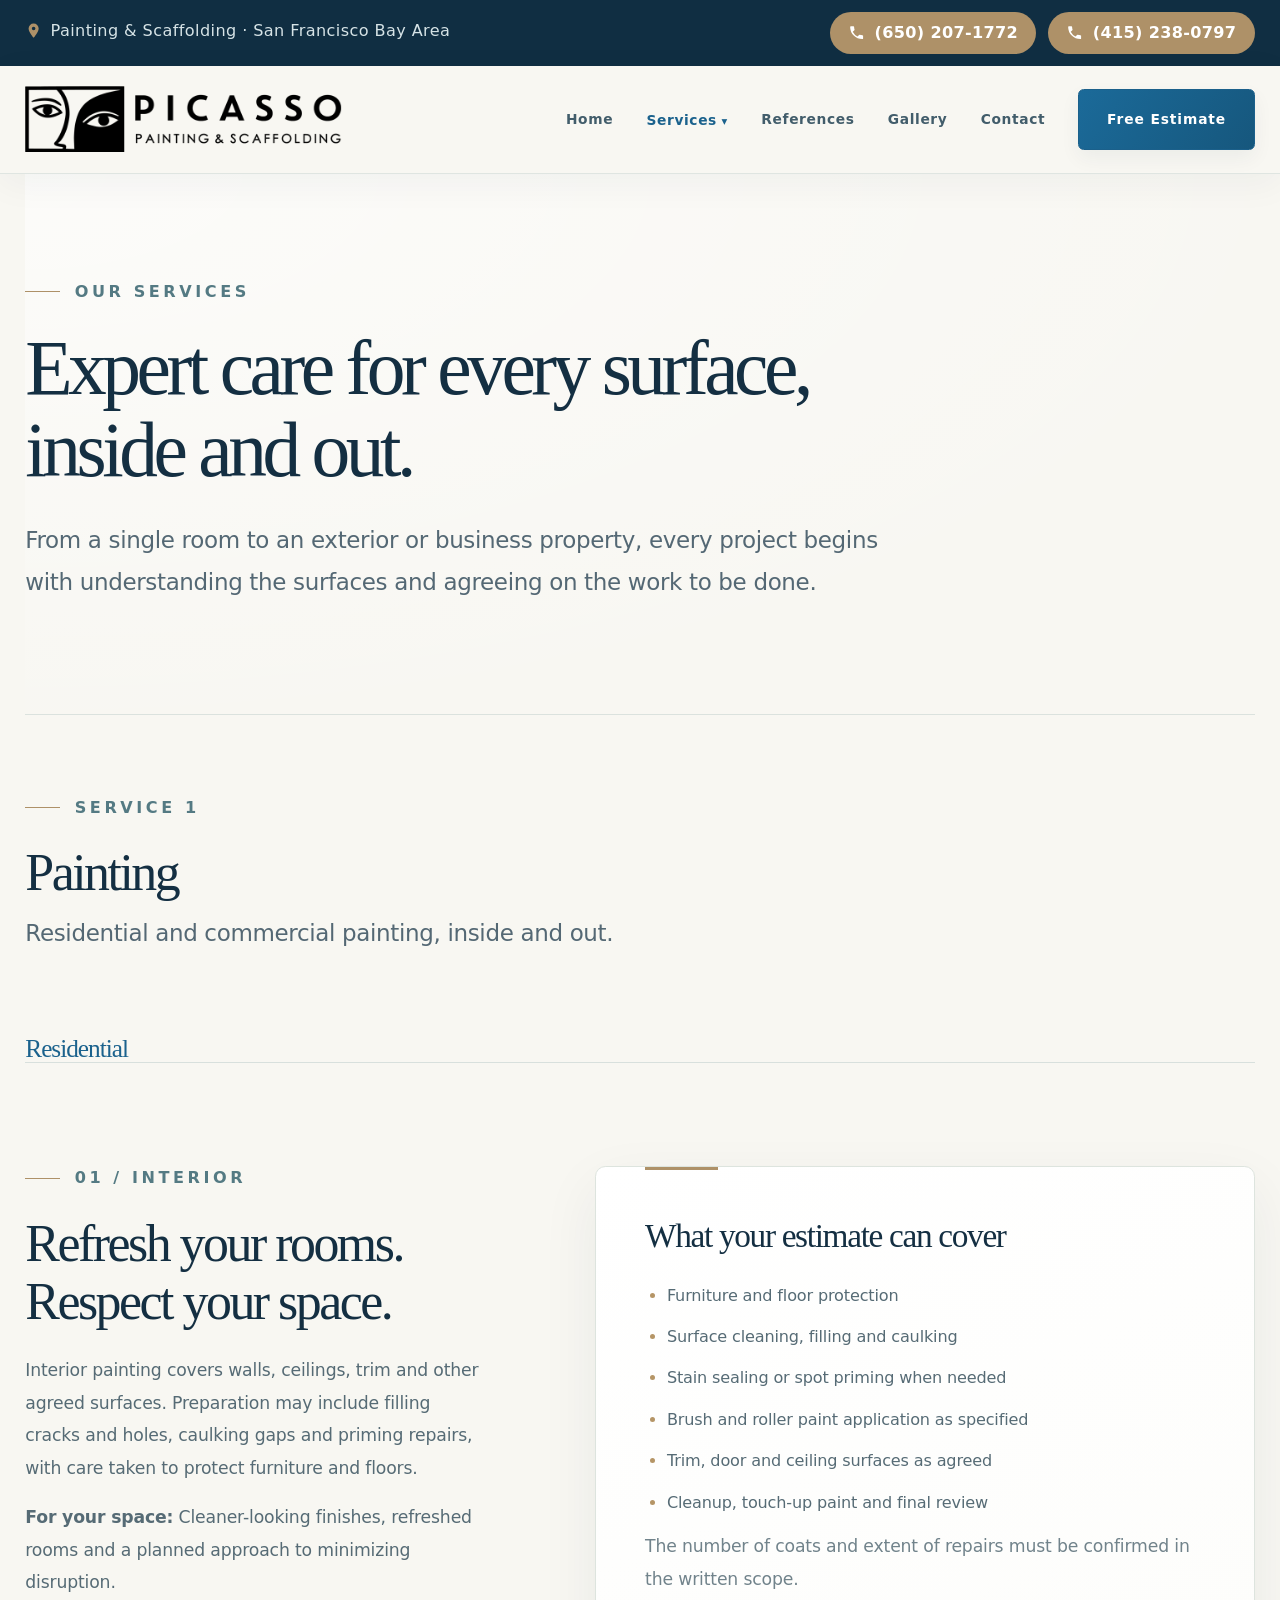
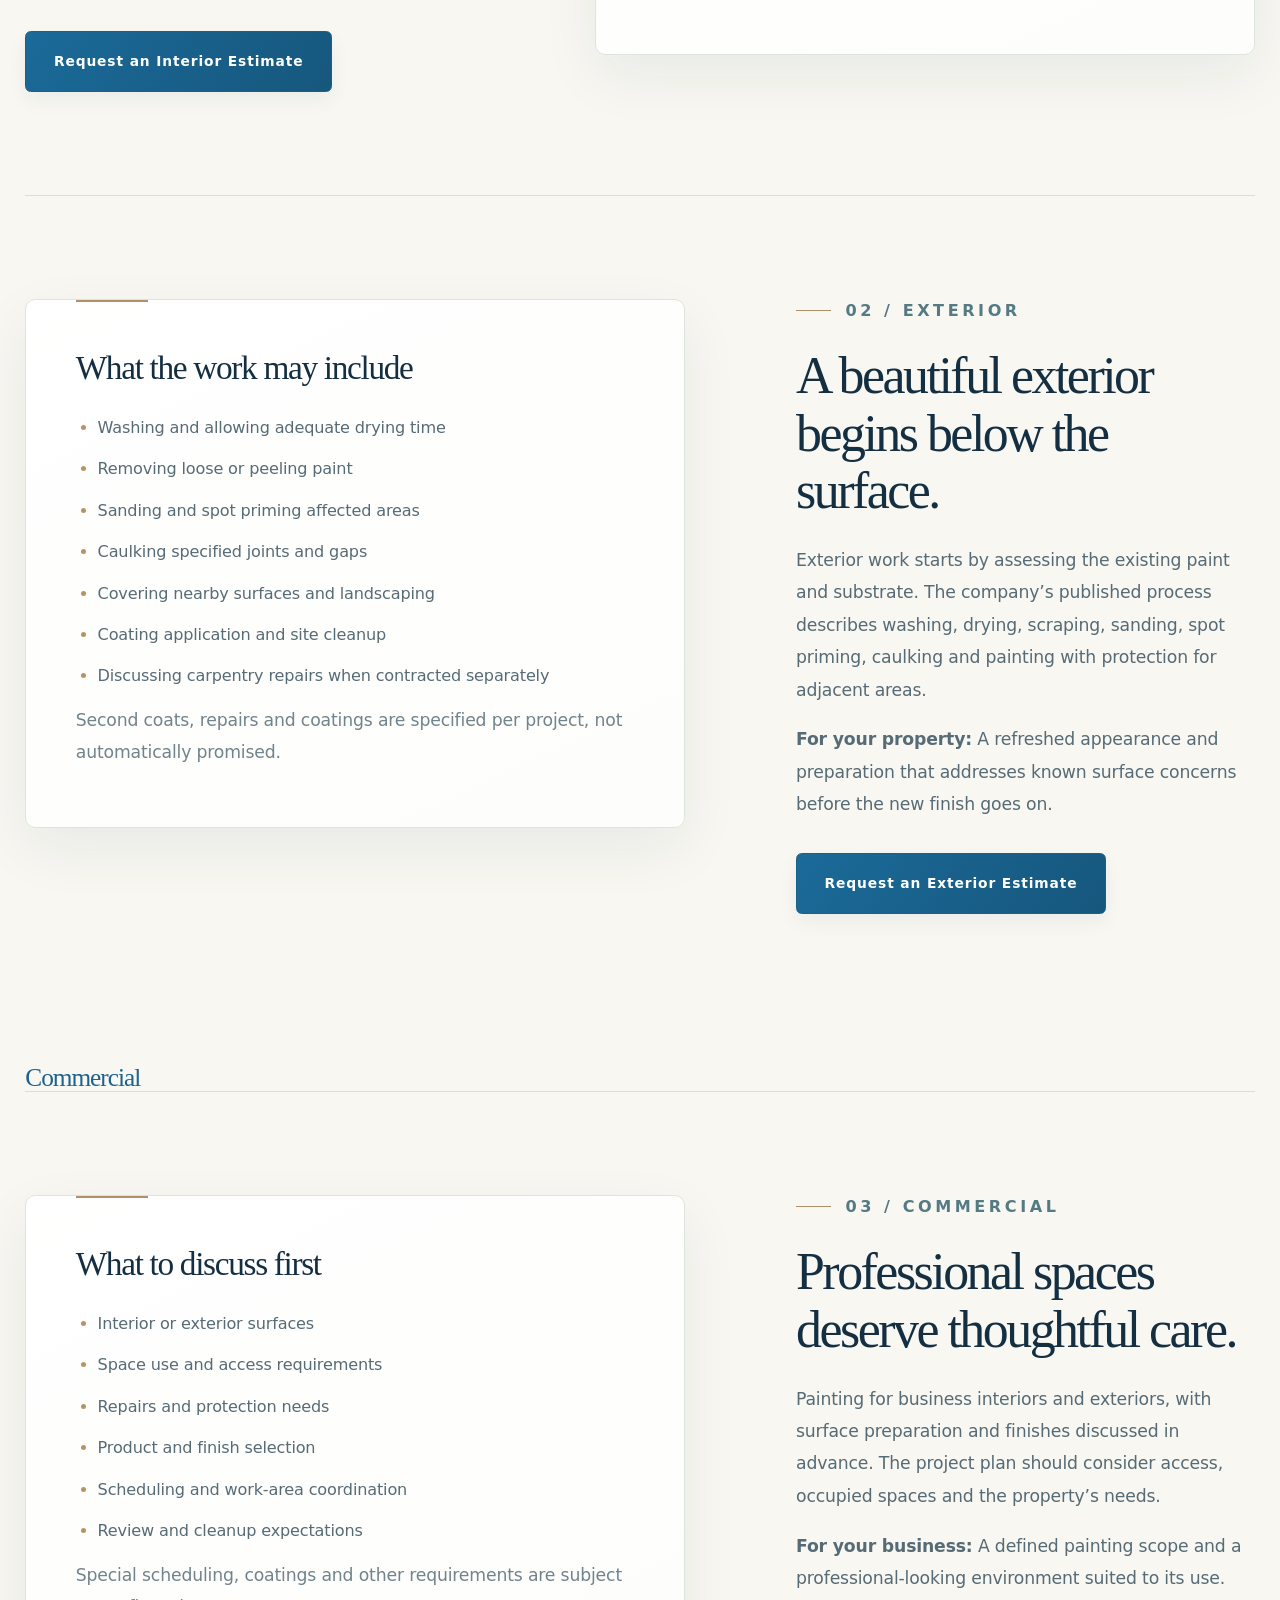
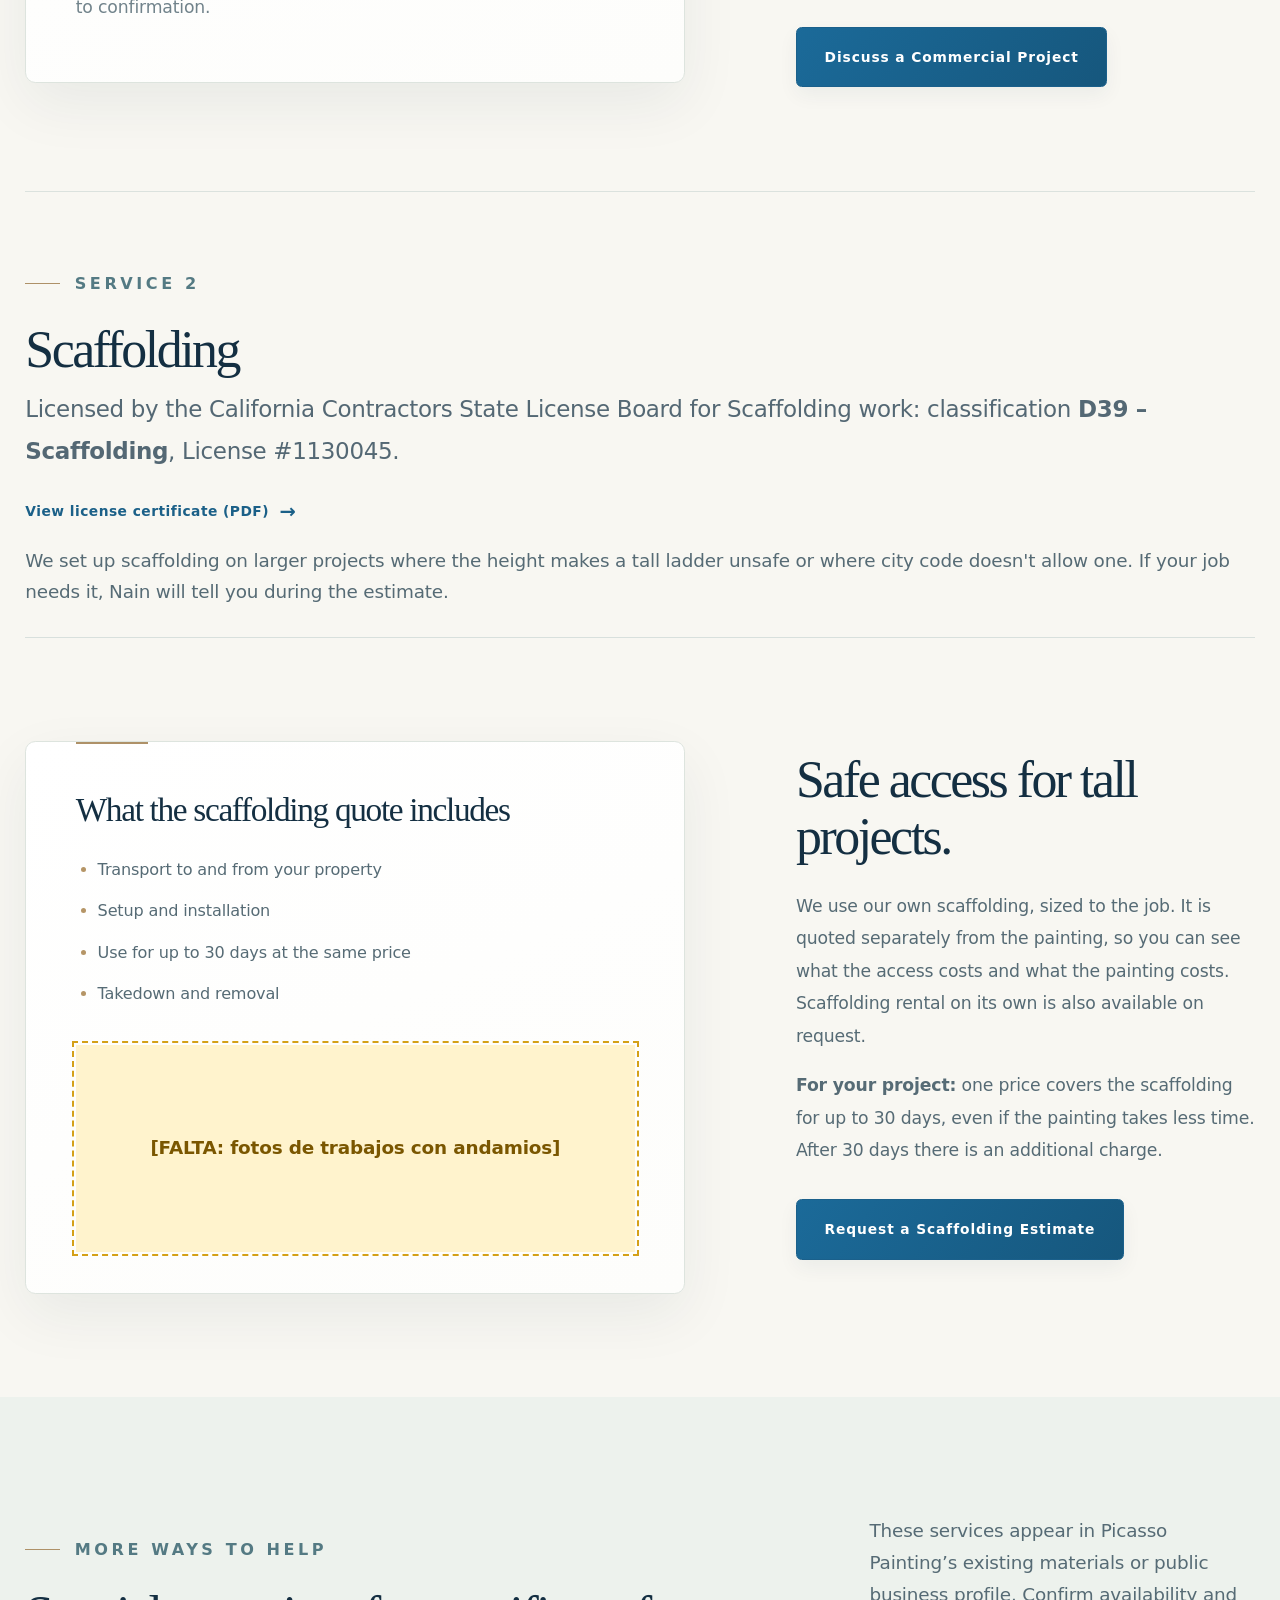
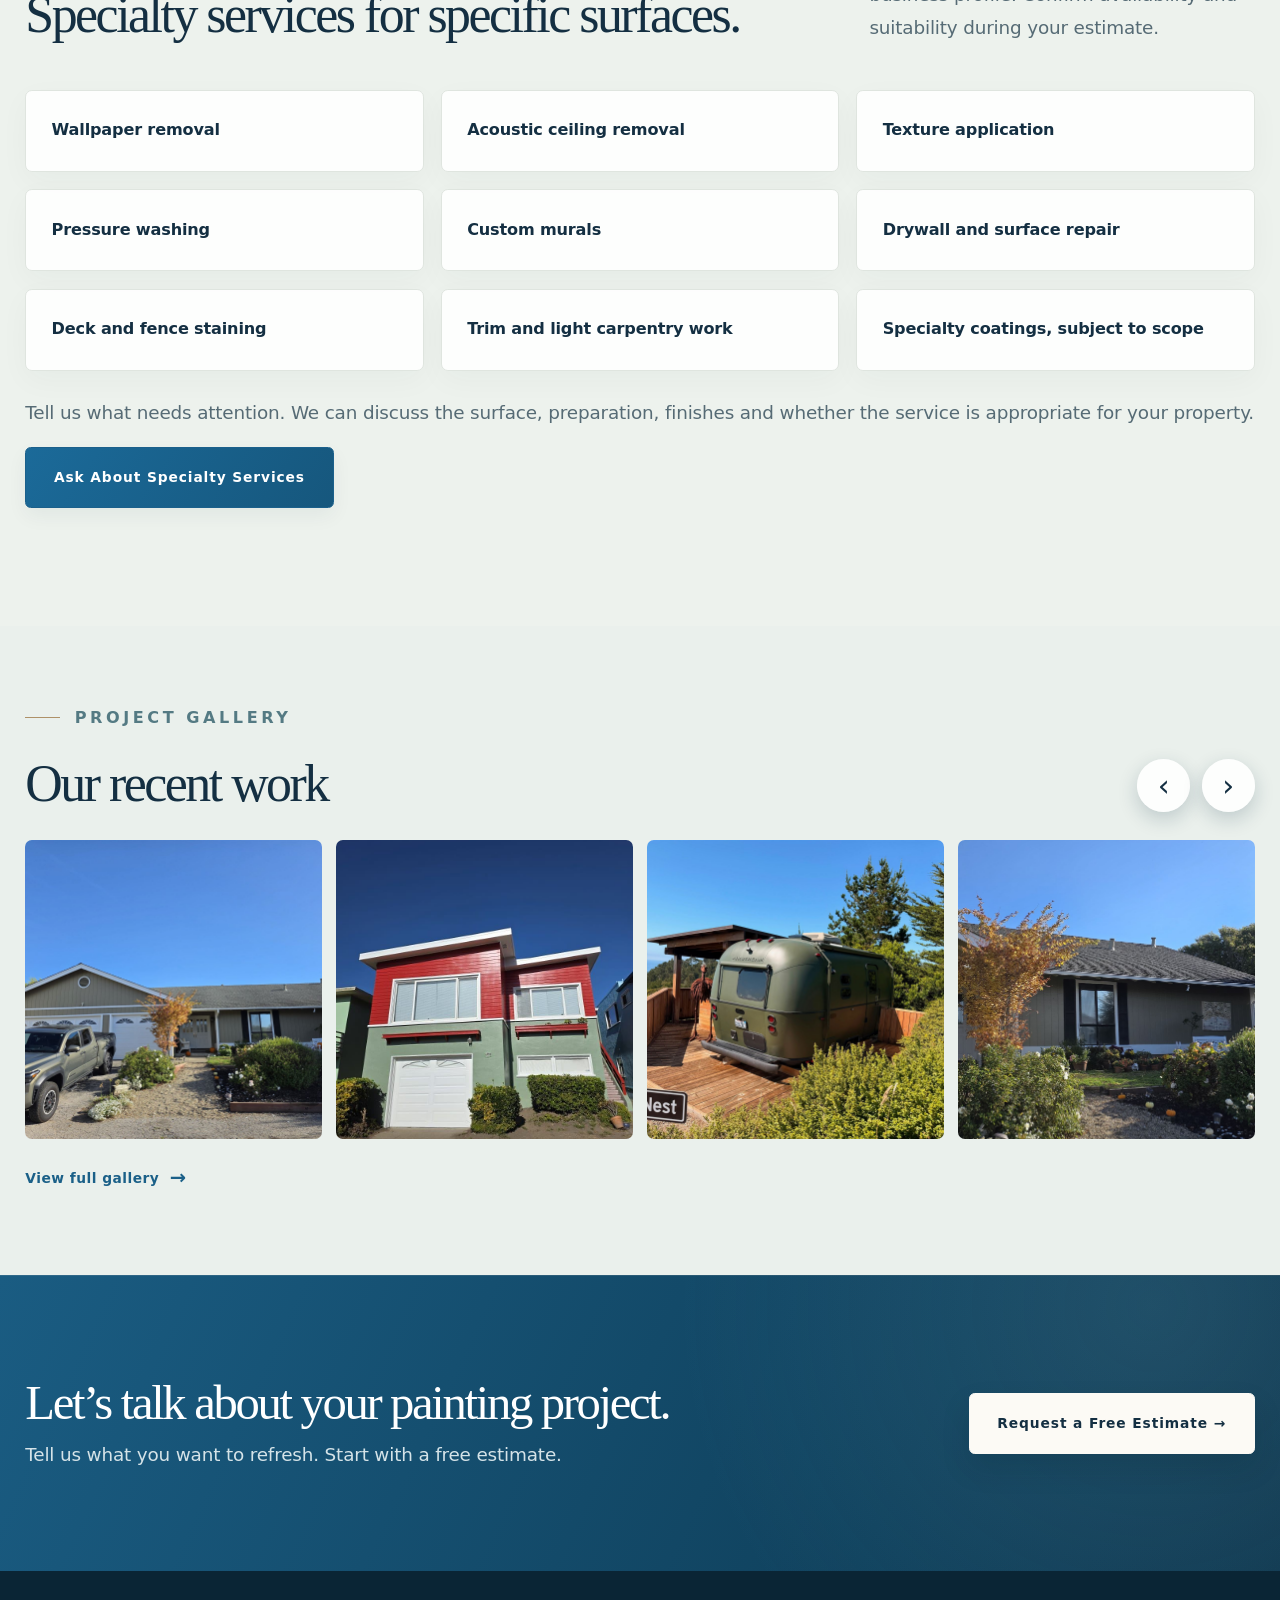
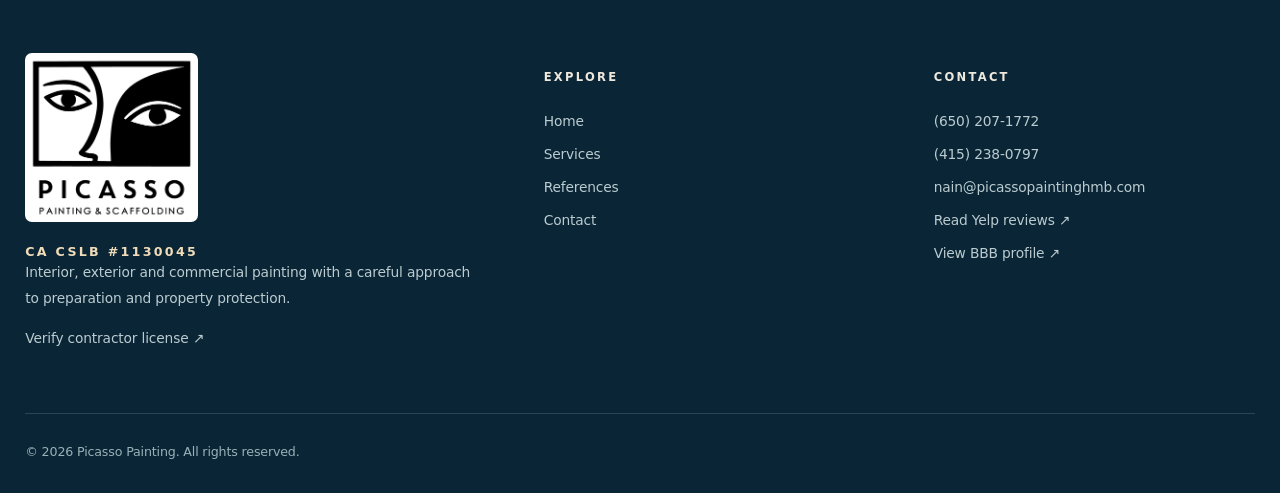
<file: servicios.html>
<!doctype html><html lang="en"><head><meta charset="utf-8"><meta name="viewport" content="width=device-width,initial-scale=1"><meta name="theme-color" content="#112b41"><meta name="robots" content="noindex,nofollow"><title>Interior, Exterior &amp; Commercial Painting Services | Picasso Painting</title><meta name="description" content="Explore interior, exterior, commercial and selected specialty painting services throughout the San Francisco Bay Area."><meta property="og:title" content="Interior, Exterior &amp; Commercial Painting Services | Picasso Painting"><meta property="og:description" content="Explore interior, exterior, commercial and selected specialty painting services throughout the San Francisco Bay Area."><meta property="og:type" content="website"><style>
:root{--navy:#112b41;--deep:#092435;--blue:#1766a7;--sea:#e8f1ed;--cream:#faf9f5;--white:#fff;--muted:#536976;--line:#d9e3e3;--gold:#b99b6d;--max:1190px}
*{box-sizing:border-box}html{scroll-behavior:smooth;scroll-padding-top:94px}body{margin:0;background:var(--cream);font:16px/1.65 system-ui,-apple-system,Segoe UI,sans-serif;color:var(--navy);overflow-x:hidden}a{color:inherit;text-decoration:none}img{display:block;max-width:100%}button,input,textarea,select{font:inherit}button{cursor:pointer} :focus-visible{outline:3px solid #4e9dd0;outline-offset:3px} .wrap{width:min(var(--max),calc(100% - 44px));margin:auto}h1,h2,h3,p{margin-top:0}h1,h2,h3{font-family:Georgia,'Times New Roman',serif;font-weight:400;letter-spacing:-.045em;line-height:1.12}h1{font-size:clamp(44px,5.8vw,78px)}h2{font-size:clamp(35px,4vw,55px)}h3{font-size:clamp(25px,2.7vw,33px)}p{color:var(--muted)}.eyebrow{font-size:11px;letter-spacing:.18em;text-transform:uppercase;font-weight:800;color:#467989;margin-bottom:15px;display:flex;gap:12px;align-items:center}.eyebrow:before{content:'';width:23px;height:1px;background:var(--gold)}.lead{font-size:clamp(17px,1.6vw,20px);line-height:1.75}.btn{display:inline-flex;align-items:center;justify-content:center;min-height:52px;padding:12px 22px;border:1px solid transparent;border-radius:4px;font-weight:800;font-size:13px;text-align:center;transition:.2s}.btn:hover{transform:translateY(-2px)}.primary{background:var(--blue);color:white}.primary:hover{background:#105083}.outline{border-color:#b6cad1;background:white}.outline:hover{background:#eaf3f5}.white{background:white;color:var(--navy)}.text-link{display:inline-flex;font-size:13px;font-weight:800;color:#1664a5;gap:9px;align-items:center}.text-link:after{content:'→';font-size:18px}.topline{background:var(--navy);color:#dce9ed;font-size:11px;padding:8px 0}.topline .wrap{display:flex;justify-content:space-between;gap:12px}.topline a:hover{text-decoration:underline}.head{position:sticky;top:0;z-index:30;background:rgba(250,249,245,.97);border-bottom:1px solid var(--line);backdrop-filter:blur(16px)}.header{display:flex;justify-content:space-between;align-items:center;min-height:83px;gap:24px}.brand{display:flex;align-items:center;gap:11px}.brand img{width:61px;height:44px;object-fit:contain}.brand-text{display:grid;line-height:1.1;color:var(--navy)}.brand-text strong{font-size:21px;letter-spacing:.14em}.brand-text small{font-size:10px;letter-spacing:.49em;font-weight:800;margin-top:5px}.nav{display:flex;gap:25px;align-items:center}.nav>a:not(.btn){font-size:12px;font-weight:800;color:#385266}.nav>a[aria-current=page]{color:var(--blue);border-bottom:2px solid var(--blue);padding-bottom:5px}.nav a:hover{color:#1766a7}.menu{display:none;background:white;border:1px solid var(--line);border-radius:4px;padding:9px 14px;font-size:20px}.hero{display:grid;grid-template-columns:1.05fr .95fr;align-items:center;gap:7%;padding:76px 0 95px}.hero h1{margin:0 0 21px}.hero h1 em{font-weight:400;color:var(--blue)}.hero p{max-width:590px}.actions{display:flex;flex-wrap:wrap;gap:12px}.hero-photo{height:500px;border-radius:155px 7px 7px 7px;background:linear-gradient(135deg,#dcebe5,#c8dbd8);overflow:hidden;box-shadow:0 20px 60px #112b411c;position:relative}.hero-photo img{width:100%;height:100%;object-fit:cover}.photo-caption{font-size:11px;color:#647b84;padding-top:9px}.hero-words{display:flex;flex-wrap:wrap;gap:17px;font-size:12px;color:#54727e;font-weight:700;margin-top:26px}.hero-words span:before{content:'✓';color:var(--blue);margin-right:7px}.strip{background:#fff;border-block:1px solid var(--line)}.strip-inner{display:grid;grid-template-columns:repeat(3,1fr)}.strip-item{padding:25px 24px;border-right:1px solid var(--line)}.strip-item:first-child{padding-left:0}.strip-item:last-child{border:0}.strip-item b{display:block;font-size:13px}.strip-item p{font-size:12px;margin:4px 0 7px}.strip-item a{font-size:12px;color:var(--blue);font-weight:750;text-decoration:underline}.section{padding:98px 0}.alt{background:#edf4f0}.dark{background:var(--navy);color:#fff}.dark h2,.dark h3{color:#fff}.dark p{color:#c5d7df}.section-head{display:flex;gap:35px;align-items:end;justify-content:space-between;margin-bottom:34px}.section-head h2{margin:0;max-width:740px}.section-head p{max-width:335px;margin:0}.cards{display:grid;grid-template-columns:repeat(3,minmax(0,1fr));gap:18px}.card{background:#fff;border:1px solid var(--line);padding:31px;display:flex;flex-direction:column;min-width:0}.card small{color:#54808d;letter-spacing:.14em;text-transform:uppercase;font-weight:850;font-size:10px}.card h3{margin:12px 0}.card p{font-size:14px;flex:1}.card .text-link{margin-top:10px}.reasons{display:grid;grid-template-columns:repeat(3,1fr);border-top:1px solid #ffffff33;border-left:1px solid #ffffff33;margin-top:32px}.reason{padding:28px;border-bottom:1px solid #ffffff33;border-right:1px solid #ffffff33}.reason b{font-size:15px}.reason p{font-size:13px;margin:8px 0 0}.reason .number{color:#bfd5dd;font:italic 29px Georgia;display:block;margin-bottom:16px}.process{display:grid;grid-template-columns:repeat(4,1fr);gap:22px}.process article{border-top:1px solid var(--line);padding-top:19px}.process b{color:#ae8e63;font:italic 30px Georgia}.process h3{font:700 16px system-ui;letter-spacing:0;margin:15px 0 9px}.process p{font-size:13px}.faq{max-width:850px;margin:auto;border-top:1px solid var(--line)}.faq details{border-bottom:1px solid var(--line)}.faq summary{padding:20px 0;cursor:pointer;font-weight:750;list-style:none;display:flex;justify-content:space-between;gap:20px}.faq summary:after{content:'+';font-size:25px;font-weight:300;color:var(--blue)}.faq details[open] summary:after{content:'−'}.faq summary::-webkit-details-marker{display:none}.faq p{font-size:14px;padding-bottom:14px;max-width:720px}.cta{background:#155c93;color:white;padding:65px 0}.cta-inner{display:flex;justify-content:space-between;align-items:center;gap:30px}.cta h2{color:#fff;margin:0 0 8px}.cta p{color:#dfebf1;margin:0}.footer{background:var(--deep);color:#d7e6e9;padding:55px 0 24px}.footer-grid{display:grid;grid-template-columns:1.4fr 1fr 1fr;gap:50px;border-bottom:1px solid #ffffff29;padding-bottom:35px}.footer h4{color:#fff;text-transform:uppercase;font-size:11px;letter-spacing:.13em}.footer p,.footer a{color:#b8cfd5;font-size:13px}.footer a{display:block;margin:6px 0}.footer .brand-text strong{color:#fff}.footer-bottom{font-size:11px;color:#9bb6bd;padding-top:20px}.page-hero{padding:73px 0 55px}.page-hero h1{max-width:870px;margin:0 0 21px}.page-hero p{max-width:730px}.feature{display:grid;grid-template-columns:.82fr 1.18fr;gap:9%;padding:63px 0;border-top:1px solid var(--line);align-items:start}.feature:nth-child(even){grid-template-columns:1.18fr .82fr}.feature:nth-child(even) .feature-copy{order:2}.feature h2{margin:8px 0 19px}.feature p{font-size:15px}.feature-list{background:#fff;border:1px solid var(--line);padding:30px}.feature-list h3{font-size:25px;margin:0 0 18px}.feature-list ul{margin:0;padding-left:19px;color:var(--muted)}.feature-list li{padding-bottom:9px;font-size:14px}.special-grid{display:grid;grid-template-columns:repeat(3,1fr);gap:13px}.special-grid div{background:white;padding:20px;border:1px solid var(--line);font-weight:700;font-size:14px}.ref-actions{display:flex;gap:10px;flex-wrap:wrap;margin:20px 0 30px}.filter{border:1px solid #bbccd1;background:#fff;padding:10px 16px;border-radius:3px;font-size:13px;font-weight:800;color:var(--navy)}.filter[aria-pressed=true]{background:var(--navy);color:white}.reference-grid{display:grid;grid-template-columns:repeat(3,1fr);gap:16px}.reference{background:#fff;border:1px solid var(--line);padding:27px}.reference small{color:#5a8390;font-size:11px;letter-spacing:.12em;text-transform:uppercase;font-weight:800}.reference h3{font-size:26px;margin:12px 0}.reference p{font-size:13px;margin-bottom:0}.notice{border-left:3px solid var(--gold);background:#fff;padding:19px 24px;margin:24px 0;color:var(--muted);font-size:13px}.contact-grid{display:grid;grid-template-columns:.85fr 1.15fr;gap:8%;align-items:start}.contact-phones{border-top:1px solid #cbdcd9;margin-top:27px}.contact-phones div{padding:16px 0;border-bottom:1px solid #cbdcd9}.contact-phones span{display:block;font-size:10px;font-weight:800;text-transform:uppercase;letter-spacing:.12em;color:#5e818b}.contact-phones a{font-size:21px;font-weight:800}.form-box{background:white;padding:34px;border:1px solid var(--line);box-shadow:0 15px 40px #112b410d}.form-box h2{font-size:36px}.fields{display:grid;grid-template-columns:1fr 1fr;gap:15px}.field{display:flex;flex-direction:column;gap:5px}.field.full{grid-column:1/-1}.field label{font-size:12px;font-weight:800}.field input,.field select,.field textarea{min-height:49px;width:100%;background:#fbfcfc;border:1px solid #bccfd5;padding:11px;border-radius:3px;color:var(--navy)}.field textarea{min-height:110px;resize:vertical}.field input:focus,.field textarea:focus,.field select:focus{border-color:#1664a5}.form-note{font-size:12px;margin:14px 0}.form-status{font-size:13px;font-weight:750;color:#8a5131;min-height:1.4em}.bot-field{position:absolute!important;left:-9999px!important}.mobile-cta{display:none}.review-flag{font-size:11px;background:#e7eee9;border-bottom:1px solid #d3e0db;color:#476675;padding:7px 0}.review-flag a{text-decoration:underline}.fineprint{font-size:12px;color:#718591}.detail-link{display:block;color:#12619a;font-size:13px;font-weight:800;margin-top:12px}.error{color:#a13d36}.success{color:#176a51}
@media(max-width:900px){.nav{gap:14px}.nav>a:not(.btn){font-size:11px}.hero{gap:4%}.cards,.reference-grid{grid-template-columns:repeat(2,1fr)}.footer-grid{gap:25px}}
@media(max-width:720px){body{padding-bottom:66px}.wrap{width:min(100% - 32px,var(--max))}.topline{display:none}.header{min-height:72px}.brand img{width:48px}.brand-text strong{font-size:17px}.brand-text small{font-size:8px}.menu{display:block}.nav{display:none;position:absolute;left:0;right:0;top:100%;background:var(--cream);padding:20px 16px 25px;border-bottom:1px solid var(--line);flex-direction:column;align-items:stretch;gap:15px;box-shadow:0 15px 20px #112b4115}.nav.open{display:flex}.nav>a:not(.btn){font-size:14px;padding:8px}.hero{grid-template-columns:1fr;gap:31px;padding:49px 0 60px}.hero h1{font-size:clamp(42px,11vw,60px)}.hero-photo{height:350px;border-top-left-radius:105px}.strip-inner{grid-template-columns:1fr}.strip-item{padding:17px 0;border-right:0;border-bottom:1px solid var(--line)}.strip-item:last-child{border:0}.section{padding:67px 0}.section-head{display:block}.section-head p{margin-top:16px}.cards,.reference-grid,.reasons,.process,.special-grid,.footer-grid{grid-template-columns:1fr}.reasons{border-left:0}.reason{border-left:1px solid #ffffff33}.cta-inner{display:block}.cta .btn{margin-top:23px}.feature,.feature:nth-child(even){grid-template-columns:1fr;gap:20px;padding:42px 0}.feature:nth-child(even) .feature-copy{order:0}.page-hero{padding:49px 0 30px}.contact-grid{grid-template-columns:1fr;gap:35px}.form-box{padding:23px}.fields{grid-template-columns:1fr}.mobile-cta{display:grid;grid-template-columns:1fr 1fr;position:fixed;bottom:0;left:0;right:0;z-index:55;background:#fff;box-shadow:0 -5px 20px #0b263823;gap:8px;padding:8px max(12px,env(safe-area-inset-left)) calc(8px + env(safe-area-inset-bottom))}.mobile-cta a{min-height:47px;padding:8px;font-size:12px}.footer{padding-bottom:35px}}
@media(prefers-reduced-motion:reduce){html{scroll-behavior:auto}*,*:before,*:after{animation-duration:.01ms!important;transition-duration:.01ms!important}}

/* ============================================================
   PICASSO PAINTING · COASTAL EDITORIAL PREMIUM REFINEMENT
   Visual-only enhancement. Existing HTML, copy, links and JS remain intact.
   ============================================================ */
:root{
  --navy:#142f42;
  --deep:#0b2535;
  --blue:#1b628d;
  --sea:#eaf0ec;
  --cream:#f8f7f2;
  --white:#ffffff;
  --muted:#566b75;
  --line:#dbe2de;
  --gold:#ae9168;
  --max:1216px;
  --premium-shadow:0 18px 52px rgba(18,46,61,.065);
  --premium-shadow-hover:0 25px 55px rgba(18,46,61,.12);
  --premium-serif:"Iowan Old Style","Baskerville","Palatino Linotype","Book Antiqua",Georgia,serif;
  --premium-sans:"Avenir Next","Segoe UI",system-ui,-apple-system,BlinkMacSystemFont,sans-serif;
}
body{
  background:var(--cream);
  color:var(--navy);
  font-family:var(--premium-sans);
  font-weight:400;
  letter-spacing:-.009em;
  -webkit-font-smoothing:antialiased;
  text-rendering:optimizeLegibility;
}
h1,h2,h3{font-family:var(--premium-serif);font-weight:400;line-height:1.11;letter-spacing:-.048em}
h1{font-size:clamp(46px,6.05vw,84px);line-height:1.055;letter-spacing:-.058em}
h2{font-size:clamp(37px,4.05vw,57px)}
h3{font-size:clamp(25px,2.5vw,34px);letter-spacing:-.04em}
p{color:var(--muted)}
.lead{font-size:clamp(17px,1.65vw,20px);line-height:1.83;letter-spacing:-.015em;color:#546874}
.eyebrow{
  font-size:10px;
  line-height:1.45;
  font-weight:800;
  letter-spacing:.22em;
  color:#547a83;
  gap:13px;
  margin-bottom:22px;
}
.eyebrow:before{width:30px;background:var(--gold);height:1px}
:focus-visible{outline:2px solid #246e9e;outline-offset:4px}
.review-flag{
  background:#edf0eb;
  border-bottom:1px solid #e0e5dc;
  color:#637477;
  font-size:10px;
  letter-spacing:.035em;
  padding:7px 0;
}
.topline{background:#102e42;color:#d6e3e6;padding:9px 0;font-size:11px;letter-spacing:.025em}
.topline .wrap{align-items:center}
.topline a{color:#f2f4f1;transition:color .2s ease}
.topline a:hover{color:#e3c99f}
.head{
  background:rgba(248,247,242,.955);
  border-bottom:1px solid rgba(114,144,151,.18);
  box-shadow:0 8px 32px rgba(16,43,59,.048);
  -webkit-backdrop-filter:blur(20px);
  backdrop-filter:blur(20px);
}
.header{min-height:93px;gap:32px}
.brand{gap:14px}
.brand img{width:65px;height:46px;object-fit:contain}
.brand-text strong{font-size:20px;font-weight:750;letter-spacing:.16em}
.brand-text small{font-size:9px;letter-spacing:.55em;font-weight:800;margin-top:6px}
.nav{gap:29px}
.nav>a:not(.btn){
  font-size:12px;
  font-weight:700;
  color:#425d6b;
  letter-spacing:.045em;
  position:relative;
  padding-bottom:0;
  border:0;
  transition:color .2s ease;
}
.nav>a:not(.btn):after{
  content:"";
  position:absolute;
  left:0;right:100%;bottom:-9px;
  height:1px;
  background:var(--gold);
  transition:right .25s ease;
}
.nav>a:not(.btn):hover:after,.nav>a[aria-current=page]:after{right:0}
.nav>a[aria-current=page]:not(.btn){color:var(--blue)}
.nav a:hover{color:var(--blue)}
.btn{
  min-height:53px;
  padding:13px 24px;
  border-radius:5px;
  font-size:12px;
  font-weight:800;
  letter-spacing:.065em;
  line-height:1.35;
  box-shadow:0 7px 18px rgba(13,48,72,.055);
  transition:background-color .25s ease,box-shadow .25s ease,transform .25s ease,border-color .25s ease,color .25s ease;
}
.btn:hover{transform:translateY(-2px);box-shadow:0 13px 25px rgba(13,48,72,.14)}
.primary{background:linear-gradient(125deg,#1b6a99,#16577d);border-color:#1b608b;color:#fff}
.primary:hover{background:linear-gradient(125deg,#165a82,#0d466a);border-color:#124c71}
.outline{background:rgba(255,255,255,.72);border-color:#bbccc9;color:var(--navy)}
.outline:hover{background:#fff;border-color:var(--gold)}
.white{background:#fcfaf5;color:var(--navy);border-color:#fcfaf5}
.white:hover{background:#fffdf9}
.text-link,.detail-link{
  color:#1b6088;
  font-size:12px;
  font-weight:800;
  letter-spacing:.035em;
  text-underline-offset:4px;
  transition:color .2s ease;
}
.text-link:hover,.detail-link:hover{color:#977744}
.text-link:after{font-size:17px;transition:transform .2s ease}
.text-link:hover:after{transform:translateX(4px)}
.hero{
  gap:8%;
  padding:clamp(75px,7.5vw,115px) 0 clamp(95px,8.7vw,132px);
  background:radial-gradient(ellipse at 30% 24%,rgba(255,255,255,.74),rgba(255,255,255,0) 65%);
}
.hero h1{max-width:690px;margin-bottom:27px}
.hero h1 em,.references-hero h1 em{color:var(--blue);font-style:italic}
.hero p{max-width:575px}
.hero .actions{margin-top:30px}
.hero-photo{
  height:clamp(480px,44vw,585px);
  border-radius:210px 9px 9px 9px;
  background:linear-gradient(140deg,#dce9e4,#c6d8d7);
  box-shadow:0 30px 75px rgba(16,49,68,.16),0 2px 8px rgba(16,49,68,.055);
  isolation:isolate;
}
.hero-photo:after{
  content:"";position:absolute;inset:0;
  pointer-events:none;
  background:linear-gradient(to bottom,transparent 60%,rgba(12,39,56,.11));
}
.hero-photo img{transition:transform .8s cubic-bezier(.2,.7,.2,1)}
.hero-photo:hover img{transform:scale(1.035)}
.photo-caption{color:#71858c;font-size:10px;letter-spacing:.02em;padding-top:13px}
.hero-words{margin-top:34px;gap:12px 24px;font-size:11px;font-weight:700;color:#5a7580}
.hero-words span:before{color:#96754c;margin-right:8px}
.strip{
  background:linear-gradient(115deg,#fffefb,#f9fbf8);
  border-block:1px solid var(--line);
}
.strip-item{padding:30px 32px;border-color:var(--line)}
.strip-item b{font-size:13px;letter-spacing:.005em;color:#203d4f}
.strip-item p{font-size:12px;line-height:1.7;margin:5px 0 8px}
.strip-item a{font-size:12px;color:var(--blue);text-underline-offset:3px}
.section{padding:clamp(80px,8vw,118px) 0}
.alt{background:#edf2ed}
.section-head{gap:40px;margin-bottom:40px}
.section-head h2{max-width:760px}
.section-head p{line-height:1.75}
.cards{gap:20px}
.card{
  border:1px solid #e0e5e0;
  border-radius:8px;
  padding:37px 35px 34px;
  background:linear-gradient(155deg,#fff 0%,#fff 75%,#fcfcfa 100%);
  box-shadow:var(--premium-shadow);
  position:relative;
  overflow:hidden;
  transition:transform .26s ease,box-shadow .26s ease,border-color .26s ease;
}
.card:before{
  content:"";position:absolute;left:35px;top:0;
  width:52px;height:2px;background:var(--gold);
}
.card:hover{transform:translateY(-5px);border-color:#d6dace;box-shadow:var(--premium-shadow-hover)}
.card small{font-size:10px;letter-spacing:.17em;font-weight:800;color:#64838c}
.card h3{margin:16px 0 15px}
.card p{line-height:1.85;font-size:14px}
.card .text-link{margin-top:15px}
.dark{
  background:
    radial-gradient(ellipse at 100% 0%,rgba(49,102,126,.24),transparent 54%),
    linear-gradient(130deg,#14384c 0%,#0f2f42 48%,#0b2637 100%);
  color:#fff;
}
.dark h2,.dark h3{color:#f8f8f3}
.dark p{color:#c8d7db}
.dark .eyebrow{color:#b5cbd0}
.dark .eyebrow:before{background:#d0ad75}
.reasons{margin-top:42px;border-color:rgba(234,242,243,.2)}
.reason{padding:37px 34px;border-color:rgba(234,242,243,.2)}
.reason .number{font:italic 34px var(--premium-serif);color:#dbc39a;margin-bottom:20px}
.reason b{font-size:15px;font-weight:700;color:#f7f7f2}
.reason p{font-size:13px;line-height:1.8;margin-top:10px}
.process{gap:28px}
.process article{border-top:1px solid #cddad8;padding-top:24px}
.process b{color:var(--gold);font:italic 37px var(--premium-serif)}
.process h3{
  margin:20px 0 10px;
  font-family:var(--premium-sans);
  font-size:15px;
  font-weight:800;
  line-height:1.45;
  letter-spacing:.01em;
}
.process p{font-size:13px;line-height:1.8}
.faq{border-top-color:#cbd9d6}
.faq details{border-bottom-color:#cbd9d6}
.faq summary{
  padding:25px 0;
  font-size:15px;
  font-weight:700;
  color:#264559;
  transition:color .2s ease;
}
.faq summary:hover,.faq details[open] summary{color:var(--blue)}
.faq summary:after{color:#9a7b52}
.faq p{line-height:1.86}
.cta{
  background:
    radial-gradient(circle at 90% 10%,rgba(110,159,177,.18),transparent 40%),
    linear-gradient(115deg,#1a5c82,#10425e 70%,#0e374f);
  padding:clamp(67px,6.8vw,94px) 0;
  border-top:1px solid rgba(255,255,255,.1);
}
.cta h2{color:#fff;font-size:clamp(35px,3.8vw,53px)}
.cta p{color:#d5e3e8;line-height:1.8}
.cta .white{box-shadow:0 12px 25px rgba(6,25,35,.14)}
.footer{
  background:#0a2535;
  color:#e0e9e9;
  padding:71px 0 26px;
}
.footer-grid{gap:60px;border-bottom-color:rgba(225,236,235,.16);padding-bottom:48px}
.footer h4{font-size:10px;letter-spacing:.2em;font-weight:800;color:#eee9df;margin-bottom:18px}
.footer p,.footer a{color:#bbccd0;font-size:12px;line-height:1.9}
.footer a{transition:color .2s ease}
.footer a:hover{color:#e1c39a}
.footer-bottom{color:#9bb1b8;padding-top:24px;font-size:11px}
.page-hero{
  padding:clamp(75px,7.2vw,105px) 0 clamp(57px,6vw,78px);
  background:radial-gradient(ellipse at 0% 0%,rgba(255,255,255,.6),transparent 75%);
}
.page-hero h1{max-width:950px;margin-bottom:27px}
.page-hero p{max-width:750px}
.feature{gap:9%;padding:clamp(68px,7vw,100px) 0;border-top-color:#d8e0dd}
.feature h2{margin:10px 0 24px}
.feature p{font-size:15px;line-height:1.88}
.feature .btn{margin-top:13px}
.feature-list{
  background:linear-gradient(155deg,#fff,#fdfdfb);
  border:1px solid #dde4de;
  border-radius:9px;
  box-shadow:var(--premium-shadow);
  padding:43px 43px 36px;
  position:relative;
}
.feature-list:before{content:"";position:absolute;left:43px;top:0;background:var(--gold);width:63px;height:2px}
.feature-list h3{font-size:29px;margin-bottom:24px}
.feature-list li{font-size:14px;line-height:1.72;padding-bottom:12px}
.feature-list li::marker{color:#b59566}
.special-grid{gap:15px}
.special-grid div{
  border:1px solid #dfe5df;
  border-radius:6px;
  padding:24px 22px;
  background:rgba(255,255,255,.9);
  box-shadow:0 8px 26px rgba(16,50,61,.035);
  font-size:14px;
  font-weight:650;
  line-height:1.55;
}
.notice{
  background:#fffdfa;
  border-left:3px solid var(--gold);
  box-shadow:0 10px 30px rgba(23,51,61,.045);
  border-radius:0 6px 6px 0;
  padding:23px 28px;
}
.contact-grid{gap:9%}
.contact-phones{border-top-color:#d0ded7;margin-top:35px}
.contact-phones div{padding:20px 0;border-bottom-color:#d0ded7}
.contact-phones span{font-size:10px;letter-spacing:.15em;color:#5e8083}
.contact-phones a{
  font-size:25px;
  font-family:var(--premium-serif);
  font-weight:500;
  letter-spacing:-.025em;
  transition:color .2s ease;
}
.contact-phones a:hover{color:var(--blue)}
.form-box{
  padding:clamp(29px,3.25vw,48px);
  border:1px solid #dce4df;
  border-radius:10px;
  background:#fff;
  box-shadow:0 25px 65px rgba(19,53,69,.09);
}
.form-box h2{font-size:clamp(31px,3.3vw,44px);margin-bottom:18px}
.fields{gap:18px}
.field{gap:8px}
.field label{font-weight:750;font-size:12px;color:#345366}
.field input,.field select,.field textarea{
  background:#fcfdfb;
  border:1px solid #cddbd5;
  border-radius:5px;
  padding:12px 14px;
  color:var(--navy);
  transition:border-color .2s ease,box-shadow .2s ease;
}
.field input:not([type=checkbox]):focus,.field select:focus,.field textarea:focus{
  border-color:var(--blue);
  box-shadow:0 0 0 3px rgba(27,98,141,.09);
  outline:none;
}
.field input[type=checkbox]{accent-color:var(--blue)}
.form-note{color:#6d7e83;line-height:1.7}
.fineprint{color:#71838b;line-height:1.75}
.ref-actions{gap:11px}
.filter{border-color:#c4d2cc;border-radius:5px;letter-spacing:.02em;transition:background-color .2s ease,color .2s ease,border-color .2s ease}
.filter:hover{border-color:var(--gold);background:#fffdf7}
.filter[aria-pressed=true]{background:var(--navy);border-color:var(--navy);color:#fff}
.reference-stats{border-color:#d6e0da;margin-top:45px}
.reference-stats>div+div{border-left-color:#d6e0da}
.reference-stats strong{font-family:var(--premium-serif);font-size:clamp(28px,3.5vw,45px);color:var(--navy)}
.reference-stats span{color:#60767c;letter-spacing:.02em;font-size:12px}
.reference-section{padding-top:clamp(75px,7vw,104px)}
.directory-controls{
  background:linear-gradient(145deg,#fff,#fdfdfb);
  border:1px solid #dce4de;
  border-radius:9px;
  padding:30px 31px 17px;
  box-shadow:0 15px 45px rgba(17,48,62,.06);
}
.directory-field label{color:#345466;letter-spacing:.035em}
.directory-field input,.directory-field select{
  background:#fcfdfb;
  border:1px solid #c8d6d1;
  border-radius:5px;
  height:53px;
  transition:border-color .2s ease,box-shadow .2s ease;
}
.directory-field input:focus,.directory-field select:focus{
  border-color:var(--blue);
  outline:none;
  box-shadow:0 0 0 3px rgba(27,98,141,.09);
}
.directory-controls .filter{border-radius:5px;font-size:12px;min-height:42px}
.directory-summary{border-top-color:#e0e7e0;padding-top:15px}
.reset-button{color:var(--blue);text-underline-offset:4px}
.reference-grid{gap:19px}
.reference{
  border:1px solid #e0e6e1;
  border-radius:8px;
  padding:29px 28px 23px;
  background:#fff;
  box-shadow:0 9px 30px rgba(16,46,62,.047);
  transition:transform .24s ease,box-shadow .24s ease,border-color .24s ease;
}
.reference:hover{
  transform:translateY(-3px);
  border-color:#c7d6ce;
  box-shadow:0 21px 43px rgba(16,46,62,.105);
}
.reference .record-type{background:#edf3f5;color:#185b82;border-radius:3px;padding:5px 9px}
.reference .record-location{color:#5e8184}
.reference .record-number{color:#71898c}
.reference h3{font-family:var(--premium-serif);font-size:clamp(22px,2vw,28px);letter-spacing:-.037em}
.reference .record-work{font-size:13px;line-height:1.83;color:#66787c}
.reference .record-bottom{border-top-color:#e5e9e5;padding-top:16px}
.record-bottom a{color:var(--blue);text-underline-offset:4px}
.ref-empty{border:1px solid #dbe2dc;border-radius:8px;padding:65px 30px}
.reference-disclosure{
  background:#e7ede8;
  border-top:2px solid #b6a17c;
  border-radius:0 0 7px 7px;
  padding:34px;
  gap:30px;
}
.reference-disclosure h3{font-family:var(--premium-sans);font-size:14px}
.reference-disclosure p{line-height:1.8}
.reference-help-inner{gap:50px}
.mobile-cta a{box-shadow:none}
@media(max-width:1000px){
  .nav{gap:15px}
  .header{gap:18px}
  .hero{gap:5%}
  .hero-photo{height:480px}
  .feature-list{padding:33px 30px}
  .feature-list:before{left:30px}
}
@media(max-width:720px){
  body{padding-bottom:73px}
  .wrap{width:min(100% - 34px,var(--max))}
  .header{min-height:77px}
  .brand img{width:52px;height:40px}
  .brand-text strong{font-size:17px}
  .brand-text small{font-size:8px;letter-spacing:.49em}
  .menu{background:#fff;border:1px solid #cedad4;border-radius:5px;color:var(--navy);padding:8px 13px}
  .nav{
    background:rgba(248,247,242,.99);
    border-color:#dbe4de;
    box-shadow:0 18px 36px rgba(10,39,54,.12);
    padding:22px 18px 28px;
    gap:15px;
  }
  .nav>a:not(.btn){font-size:14px;padding:9px;letter-spacing:.02em}
  .nav>a:not(.btn):after{bottom:3px;left:9px;right:100%}
  .nav>a[aria-current=page]:after{right:75%}
  .hero{gap:39px;padding:62px 0 76px}
  .hero h1{font-size:clamp(45px,10.7vw,65px)}
  .hero-photo{height:380px;border-top-left-radius:135px}
  .hero .actions{margin-top:25px}
  .hero-words{margin-top:26px}
  .section{padding:75px 0}
  .section-head{margin-bottom:31px}
  .section-head p{margin-top:17px}
  .cards,.reference-grid,.reasons,.process,.special-grid,.footer-grid{grid-template-columns:1fr}
  .card{padding:31px 28px}
  .card:before{left:28px}
  .reason{padding:29px 27px}
  .process{gap:23px}
  .page-hero{padding:59px 0 46px}
  .page-hero h1{font-size:clamp(44px,10vw,64px)}
  .feature,.feature:nth-child(even){padding:55px 0;gap:25px}
  .feature-list{padding:32px 28px}
  .feature-list:before{left:28px}
  .feature-list h3{font-size:27px}
  .special-grid{gap:12px}
  .special-grid div{padding:20px 22px}
  .form-box{padding:28px 23px}
  .contact-grid{gap:40px}
  .footer{padding:58px 0 40px}
  .footer-grid{gap:23px;padding-bottom:33px}
  .cta{padding:70px 0}
  .reference-stats{margin-top:32px}
  .reference-section{padding-top:64px}
  .directory-controls{padding:23px 18px 15px}
  .directory-fields{grid-template-columns:1fr}
  .reference{padding:25px 23px 21px}
  .reference-grid{gap:14px}
  .reference-disclosure{padding:26px 23px}
  .mobile-cta{
    background:rgba(255,255,253,.98);
    border-top:1px solid #d8e2da;
    box-shadow:0 -6px 25px rgba(8,38,57,.13);
    gap:9px;
    padding:9px max(12px,env(safe-area-inset-left)) calc(9px + env(safe-area-inset-bottom));
  }
  .mobile-cta a{min-height:48px;font-size:11px;letter-spacing:.04em}
}
@media(max-width:390px){
  .hero-photo{height:315px;border-top-left-radius:100px}
  .hero h1{font-size:43px}
  .page-hero h1{font-size:43px}
  .hero-words{gap:8px 14px}
  .actions .btn{width:100%}
  .cta .btn{width:100%}
}
@media(prefers-reduced-motion:reduce){
  .btn,.card,.reference,.hero-photo img,.text-link:after{transition:none!important}
  .card:hover,.reference:hover,.btn:hover,.hero-photo:hover img{transform:none!important}
}


/* License number: readable contrast on the dark footer, in every viewport. */
.footer .brand-text small{
  color:#f0dcb9;
  font-size:11px;
  letter-spacing:.18em;
  font-weight:800;
}

</style><link rel="stylesheet" href="ajustes.css"></head><body data-page="servicios"><div class="topline"><div class="wrap"><span><a class="area" href="https://www.google.com/maps/place/San+Francisco+Bay+Area,+CA" target="_blank" rel="noopener noreferrer"><svg viewBox="0 0 24 24" fill="currentColor" aria-hidden="true"><path d="M12 2a7 7 0 0 0-7 7c0 5.2 7 13 7 13s7-7.8 7-13a7 7 0 0 0-7-7zm0 9.5A2.5 2.5 0 1 1 12 6.5a2.5 2.5 0 0 1 0 5z"/></svg>Painting &amp; Scaffolding · San Francisco Bay Area</a></span><span><a class="call" href="tel:+16502071772"><svg viewBox="0 0 24 24" fill="currentColor" aria-hidden="true"><path d="M6.6 10.8a15.1 15.1 0 0 0 6.6 6.6l2.2-2.2a1 1 0 0 1 1-.25c1.1.37 2.3.57 3.6.57a1 1 0 0 1 1 1V20a1 1 0 0 1-1 1A17 17 0 0 1 3 4a1 1 0 0 1 1-1h3.5a1 1 0 0 1 1 1c0 1.25.2 2.45.57 3.57a1 1 0 0 1-.25 1z"/></svg>(650) 207-1772</a><a class="call" href="tel:+14152380797"><svg viewBox="0 0 24 24" fill="currentColor" aria-hidden="true"><path d="M6.6 10.8a15.1 15.1 0 0 0 6.6 6.6l2.2-2.2a1 1 0 0 1 1-.25c1.1.37 2.3.57 3.6.57a1 1 0 0 1 1 1V20a1 1 0 0 1-1 1A17 17 0 0 1 3 4a1 1 0 0 1 1-1h3.5a1 1 0 0 1 1 1c0 1.25.2 2.45.57 3.57a1 1 0 0 1-.25 1z"/></svg>(415) 238-0797</a></span></div></div><header class="head"><div class="wrap header"><a class="brand" href="index.html" aria-label="Picasso Painting Home"><img class="logo" src="img/logo-horizontal.png" alt="Picasso Painting &amp; Scaffolding" width="760" height="160"></a><button class="menu" type="button" aria-label="Toggle navigation" aria-expanded="false" aria-controls="main-nav">☰</button><nav class="nav" id="main-nav" aria-label="Main navigation"><a href="index.html">Home</a><div class="nav-drop"><a href="servicios.html" aria-current="page">Services</a><div class="nav-sub"><a href="servicios.html#painting">Painting</a><a href="servicios.html#scaffolding">Scaffolding</a></div></div><a href="referencias.html">References</a><a href="galeria.html">Gallery</a><a href="contacto.html">Contact</a><a class="btn primary" href="contacto.html#estimate">Free Estimate</a></nav></div></header><main id="main">
<section class="wrap page-hero"><div class="eyebrow">Our services</div><h1>Expert care for every surface, inside and out.</h1><p class="lead">From a single room to an exterior or business property, every project begins with understanding the surfaces and agreeing on the work to be done.</p></section><div class="wrap">
<section class="svc-group" id="painting"><div class="eyebrow">Service 1</div><h2>Painting</h2><p class="lead">Residential and commercial painting, inside and out.</p></section>
<h3 class="svc-sub" id="residential">Residential</h3>
<section class="feature" id="interior"><div class="feature-copy"><div class="eyebrow">01 / Interior</div><h2>Refresh your rooms. Respect your space.</h2><p>Interior painting covers walls, ceilings, trim and other agreed surfaces. Preparation may include filling cracks and holes, caulking gaps and priming repairs, with care taken to protect furniture and floors.</p><p><b>For your space:</b> Cleaner-looking finishes, refreshed rooms and a planned approach to minimizing disruption.</p><a class="btn primary" href="contacto.html?service=Interior%20Painting#estimate">Request an Interior Estimate</a></div><div class="feature-list"><h3>What your estimate can cover</h3><ul><li>Furniture and floor protection</li><li>Surface cleaning, filling and caulking</li><li>Stain sealing or spot priming when needed</li><li>Brush and roller paint application as specified</li><li>Trim, door and ceiling surfaces as agreed</li><li>Cleanup, touch-up paint and final review</li></ul><p class="fineprint">The number of coats and extent of repairs must be confirmed in the written scope.</p></div></section>
<section class="feature" id="exterior"><div class="feature-copy"><div class="eyebrow">02 / Exterior</div><h2>A beautiful exterior begins below the surface.</h2><p>Exterior work starts by assessing the existing paint and substrate. The company’s published process describes washing, drying, scraping, sanding, spot priming, caulking and painting with protection for adjacent areas.</p><p><b>For your property:</b> A refreshed appearance and preparation that addresses known surface concerns before the new finish goes on.</p><a class="btn primary" href="contacto.html?service=Exterior%20Painting#estimate">Request an Exterior Estimate</a></div><div class="feature-list"><h3>What the work may include</h3><ul><li>Washing and allowing adequate drying time</li><li>Removing loose or peeling paint</li><li>Sanding and spot priming affected areas</li><li>Caulking specified joints and gaps</li><li>Covering nearby surfaces and landscaping</li><li>Coating application and site cleanup</li><li>Discussing carpentry repairs when contracted separately</li></ul><p class="fineprint">Second coats, repairs and coatings are specified per project, not automatically promised.</p></div></section>
<h3 class="svc-sub" id="commercial-painting">Commercial</h3>
<section class="feature" id="commercial"><div class="feature-copy"><div class="eyebrow">03 / Commercial</div><h2>Professional spaces deserve thoughtful care.</h2><p>Painting for business interiors and exteriors, with surface preparation and finishes discussed in advance. The project plan should consider access, occupied spaces and the property’s needs.</p><p><b>For your business:</b> A defined painting scope and a professional-looking environment suited to its use.</p><a class="btn primary" href="contacto.html?service=Commercial%20Painting#estimate">Discuss a Commercial Project</a></div><div class="feature-list"><h3>What to discuss first</h3><ul><li>Interior or exterior surfaces</li><li>Space use and access requirements</li><li>Repairs and protection needs</li><li>Product and finish selection</li><li>Scheduling and work-area coordination</li><li>Review and cleanup expectations</li></ul><p class="fineprint">Special scheduling, coatings and other requirements are subject to confirmation.</p></div></section>
<section class="svc-group" id="scaffolding"><div class="eyebrow">Service 2</div><h2>Scaffolding</h2><p class="lead">Licensed by the California Contractors State License Board for Scaffolding work: classification <b>D39 – Scaffolding</b>, License #1130045.</p><p><a class="text-link" href="docs/licencia-cslb-picasso-painting.pdf" target="_blank" rel="noopener">View license certificate (PDF)</a></p><p>We set up scaffolding on larger projects where the height makes a tall ladder unsafe or where city code doesn't allow one. If your job needs it, Nain will tell you during the estimate.</p></section>
<section class="feature"><div class="feature-copy"><h2>Safe access for tall projects.</h2><p>We use our own scaffolding, sized to the job. It is quoted separately from the painting, so you can see what the access costs and what the painting costs. Scaffolding rental on its own is also available on request.</p><p><b>For your project:</b> one price covers the scaffolding for up to 30 days, even if the painting takes less time. After 30 days there is an additional charge.</p><a class="btn primary" href="contacto.html?service=Scaffolding#estimate">Request a Scaffolding Estimate</a></div><div class="feature-list"><h3>What the scaffolding quote includes</h3><ul><li>Transport to and from your property</li><li>Setup and installation</li><li>Use for up to 30 days at the same price</li><li>Takedown and removal</li></ul><div class="falta falta-img">[FALTA: fotos de trabajos con andamios]</div></div></section></div>
<section class="section alt" id="specialty"><div class="wrap"><div class="section-head"><div><div class="eyebrow">More ways to help</div><h2>Specialty services for specific surfaces.</h2></div><p>These services appear in Picasso Painting’s existing materials or public business profile. Confirm availability and suitability during your estimate.</p></div><div class="special-grid"><div>Wallpaper removal</div><div>Acoustic ceiling removal</div><div>Texture application</div><div>Pressure washing</div><div>Custom murals</div><div>Drywall and surface repair</div><div>Deck and fence staining</div><div>Trim and light carpentry work</div><div>Specialty coatings, subject to scope</div></div><p style="margin-top:24px">Tell us what needs attention. We can discuss the surface, preparation, finishes and whether the service is appropriate for your property.</p><a class="btn primary" href="contacto.html?service=Specialty%20Services#estimate">Ask About Specialty Services</a></div></section></main><section class="gal-banner" data-gal-banner aria-label="Project gallery"></section><section class="cta"><div class="wrap cta-inner"><div><h2>Let’s talk about your painting project.</h2><p>Tell us what you want to refresh. Start with a free estimate.</p></div><a class="btn white" href="contacto.html#estimate">Request a Free Estimate →</a></div></section><footer class="footer"><div class="wrap"><div class="footer-grid"><div><img class="footer-logo" src="img/logo-pie.png" alt="Picasso Painting &amp; Scaffolding" width="360" height="353" loading="lazy"><div class="brand-text"><small>CA CSLB #1130045</small></div><p>Interior, exterior and commercial painting with a careful approach to preparation and property protection.</p><a href="https://www.cslb.ca.gov/OnlineServices/CheckLicenseII/LicenseDetail.aspx?LicNum=1130045" target="_blank" rel="noopener noreferrer">Verify contractor license ↗</a></div><div><h4>Explore</h4><a href="index.html">Home</a><a href="servicios.html">Services</a><a href="referencias.html">References</a><a href="contacto.html">Contact</a></div><div><h4>Contact</h4><a href="tel:+16502071772">(650) 207-1772</a><a href="tel:+14152380797">(415) 238-0797</a><a href="mailto:nain@picassopaintinghmb.com">nain@picassopaintinghmb.com</a><a href="https://www.yelp.com/biz/picasso-painting-el-granada" target="_blank" rel="noopener noreferrer">Read Yelp reviews ↗</a><a href="https://www.bbb.org/us/ca/moss-beach/profile/painting-contractors/picasso-painting-1116-972477" target="_blank" rel="noopener noreferrer">View BBB profile ↗</a></div></div><div class="footer-bottom">© 2026 Picasso Painting. All rights reserved.</div></div></footer><div class="mobile-cta"><a class="btn outline" href="tel:+16502071772">Call Now</a><a class="btn primary" href="contacto.html#estimate">Free Estimate</a></div><script>
(function(){
const toggle=document.querySelector('.menu'),nav=document.querySelector('.nav');
if(toggle&&nav){toggle.addEventListener('click',()=>{const on=nav.classList.toggle('open');toggle.setAttribute('aria-expanded',String(on));});document.addEventListener('keydown',e=>{if(e.key==='Escape'){nav.classList.remove('open');toggle.setAttribute('aria-expanded','false');}});}
const filters=document.querySelectorAll('.filter'),items=document.querySelectorAll('.reference');
filters.forEach(button=>button.addEventListener('click',()=>{filters.forEach(f=>f.setAttribute('aria-pressed',String(f===button)));items.forEach(item=>{item.hidden=button.dataset.filter!=='all'&&!item.dataset.category.split(' ').includes(button.dataset.filter);});}));
const form=document.querySelector('#estimate-form');
if(form){
const endpoint=''; /* Add verified HTTPS submission endpoint and spam protection before launch. */
const status=document.querySelector('#form-status'),submit=form.querySelector('[type=submit]');
if(!endpoint){submit.disabled=true;submit.textContent='Online Requests Not Yet Available';submit.title='Please call Picasso Painting to request an estimate.';}
form.addEventListener('submit',async e=>{
e.preventDefault();
if(!form.reportValidity())return;
if(form.elements.company_site.value)return;
if(!endpoint){status.textContent='Online estimate requests are not connected yet. Please call us using the number shown here.';status.className='form-status error';return;}
if(!/^https:\/\//.test(endpoint)){status.textContent='Form configuration needs a secure URL.';status.className='form-status error';return;}
submit.disabled=true;status.textContent='Sending...';status.className='form-status';
try{
const response=await fetch(endpoint,{method:'POST',body:new FormData(form),headers:{Accept:'application/json'}});
if(!response.ok)throw Error('Request failed');
form.reset();status.textContent='Thank you. Your request has been received.';status.className='form-status success';
window.dataLayer=window.dataLayer||[];window.dataLayer.push({event:'estimate_submitted'});
}catch(err){status.textContent='Your request was not sent. Please call us instead.';status.className='form-status error';}
finally{submit.disabled=false;}
});
}
document.querySelectorAll('a[href^="tel:"]').forEach(a=>a.addEventListener('click',()=>{window.dataLayer=window.dataLayer||[];window.dataLayer.push({event:'phone_click',location:document.body.dataset.page});}));
document.querySelectorAll('a[href*="contacto.html"]').forEach(a=>a.addEventListener('click',()=>{window.dataLayer=window.dataLayer||[];window.dataLayer.push({event:'estimate_click',location:document.body.dataset.page});}));
})();
</script><script src="galeria.js"></script></body></html>
</file>
<file: ajustes.css>
/* Ajustes reunión 19-nov-2026: textos más grandes, franja superior, logo y galería */
@media(min-width:901px){body{zoom:1.15}h1,h2{zoom:.87}}

.topline{font-size:14px;padding:10px 0}
.topline .call{display:inline-flex;align-items:center;gap:8px;margin-left:10px;padding:7px 16px;border-radius:999px;background:var(--gold);color:#fff;font-weight:800;letter-spacing:.02em}
.topline .call:hover{background:#fff;color:var(--navy);text-decoration:none}
.topline .call svg{width:15px;height:15px;flex:none}

.head .brand img.logo{width:auto;height:58px;object-fit:contain}
@media(max-width:900px){.head .brand img.logo{height:42px}}
.footer-logo{width:150px;height:auto;border-radius:6px;display:block;margin-bottom:14px}

.hero-photo .gal-arrow{position:absolute;top:50%;z-index:2;transform:translateY(-50%)}
.hero-photo .gal-prev{left:16px}
.hero-photo .gal-next{right:16px}
.gal-arrow{width:46px;height:46px;border:0;border-radius:50%;background:rgba(255,255,255,.92);color:var(--navy);font-size:26px;line-height:1;cursor:pointer;box-shadow:0 6px 18px rgba(16,49,68,.2)}
.gal-arrow:hover{background:#fff;color:var(--blue)}

.gal-banner{padding:70px 0;background:var(--sea)}
.gal-head{display:flex;justify-content:space-between;align-items:end;gap:20px;margin-bottom:24px}
.gal-head h2{margin:0}
.gal-controls{display:flex;gap:10px}
.gal-row{display:grid;grid-template-columns:repeat(4,1fr);gap:12px}
.gal-row img,.gal-grid img{width:100%;height:260px;object-fit:cover;border-radius:6px;display:block}
.gal-more{margin-top:20px}
.gal-grid{display:grid;grid-template-columns:repeat(auto-fill,minmax(260px,1fr));gap:14px}
.gal-grid img{height:300px;transition:transform .3s}
.gal-grid a:hover img{transform:scale(1.02)}
@media(max-width:900px){.gal-row{grid-template-columns:1fr 1fr}.gal-row img{height:170px}.gal-head{align-items:center}}

/* Menú Services con submenú (Painting / Scaffolding) */
.nav-drop{position:relative}
.nav-drop>a{font-size:12px;font-weight:700;color:#425d6b;letter-spacing:.045em}
.nav-drop>a:after{content:" ▾";font-size:10px}
.nav-drop>a[aria-current=page]{color:var(--blue)}
.nav-sub{display:none;position:absolute;top:100%;left:-18px;padding-top:16px;z-index:40}
.nav-sub a{display:block;background:#fff;padding:11px 18px;font-size:13px;font-weight:700;color:var(--navy);white-space:nowrap;border:1px solid var(--line);margin-top:-1px}
.nav-sub a:hover{color:var(--blue);background:var(--sea)}
.nav-drop:hover .nav-sub,.nav-drop:focus-within .nav-sub{display:block}
@media(max-width:900px){.nav-drop>a{display:block;font-size:14px;padding:9px}.nav-sub{display:block;position:static;padding:0 0 0 18px}.nav-sub a{border:0;background:none;padding:8px 9px;font-size:14px}}

/* Servicios: grupos Painting y Scaffolding */
.svc-group{padding:70px 0 10px;border-top:1px solid var(--line)}
.svc-group h2{margin:0 0 10px}
.svc-sub{margin:40px 0 0;font-size:22px;color:var(--blue)}

/* Información pendiente marcada entre corchetes */
.falta{background:#fff3cd;color:#7a5600;outline:2px dashed #d4a017;outline-offset:2px;padding:0 4px}
.falta-img{display:flex;align-items:center;justify-content:center;min-height:180px;margin-top:20px;font-weight:700}

/* Área de servicio (franja superior) y mapa */
.topline .area{display:inline-flex;align-items:center;gap:7px;color:inherit}
.topline .area svg{width:15px;height:15px;flex:none;color:var(--gold)}
.map{margin-top:24px;border-radius:8px;overflow:hidden;border:1px solid var(--line)}
.map iframe{display:block;width:100%;height:320px;border:0}

/* Sellos de confianza: licencia, seguro, BBB, garantía, reseñas */
.trust{display:grid;grid-template-columns:repeat(auto-fit,minmax(170px,1fr));gap:12px;margin-top:34px}
.trust>a,.trust>div{display:block;padding:16px 18px;border:1px solid rgba(127,140,150,.35);border-radius:6px;background:rgba(255,255,255,.05);color:inherit;text-decoration:none}
.trust b{display:block;font-size:14px}
.trust span{display:block;font-size:12px;opacity:.8;margin-top:4px}
.trust>a:hover{border-color:var(--gold)}

/* Proyectos recientes en Home */
.projects{display:grid;grid-template-columns:repeat(3,1fr);gap:18px}
.project{display:block;color:inherit;text-decoration:none}
.project img{width:100%;height:240px;object-fit:cover;border-radius:6px;display:block;transition:transform .3s}
.project:hover img{transform:scale(1.02)}
.project small{display:block;margin-top:12px;font-size:11px;letter-spacing:.14em;text-transform:uppercase;font-weight:800;color:#64838c}
.project h3{font-size:22px;margin:6px 0 0}
@media(max-width:900px){.projects{grid-template-columns:1fr 1fr}.project img{height:170px}.project h3{font-size:18px}}

/* Conócenos: el dueño */
.owner-grid{display:grid;grid-template-columns:minmax(260px,420px) 1fr;gap:60px;align-items:center}
.owner-grid img{width:100%;height:auto;border-radius:8px;box-shadow:0 20px 50px rgba(16,49,68,.15)}
.owner-grid h2{margin:6px 0 4px}
.owner .actions{display:flex;flex-wrap:wrap;gap:12px;margin-top:24px}
@media(max-width:900px){.owner-grid{grid-template-columns:1fr;gap:28px}.owner-grid img{max-width:420px}}
.trust .falta{opacity:1;margin-top:8px}

/* Punto 6: los tres puntos del hero, más grandes y centrados bajo los botones */
.hero-words{font-size:14px;gap:10px;margin-top:30px;justify-content:center}
.hero-words span{background:#fff;border:1px solid var(--line);border-radius:999px;padding:8px 14px;white-space:nowrap;box-shadow:0 4px 14px rgba(16,49,68,.06);color:var(--navy)}
@media(max-width:900px){.hero-words{justify-content:flex-start;font-size:14px}}

/* Punto 6: íconos en la franja de confianza (licencia, BBB, referencias) */
.strip-item{display:grid;grid-template-columns:52px 1fr;column-gap:18px;align-content:start}
.strip-item>:not(.strip-icon){grid-column:2}
.strip-icon{grid-row:1/span 3;width:52px;height:52px;display:flex;align-items:center;justify-content:center;border-radius:50%;background:var(--sea);color:var(--blue)}
.strip-icon svg{width:26px;height:26px}
.strip-seal{width:auto;height:64px;border-radius:4px;background:#fff;object-fit:contain}
.strip-item b{font-size:15px}
.strip-item p{font-size:13px}

/* Punto 6: logos de BBB y Yelp en los sellos, y marcas de pintura */
.trust-logo{display:block;height:44px;width:auto;margin-bottom:12px;padding:4px;background:#fff;border-radius:4px}
.trust-logo-wide{height:34px;padding:4px 8px}
.brands{margin-top:34px;text-align:center}
.brands p{font-size:12px;letter-spacing:.16em;text-transform:uppercase;font-weight:800;opacity:.8;margin:0 0 16px}
.brand-logos{display:flex;flex-wrap:wrap;justify-content:center;gap:16px}
.brand-logos img{height:72px;width:auto;max-width:200px;object-fit:contain;background:#fff;border-radius:6px;padding:8px 14px}
@media(max-width:900px){.brand-logos img{height:56px;max-width:150px}}

/* Punto 7: subtítulos (eyebrows) más grandes en toda la web */
.eyebrow{font-size:14px}
/* Punto 7: en Referencias, el texto del directorio va debajo del título, no a la derecha */
.references-head{display:block}
.references-head p{margin-top:16px;max-width:760px;font-size:15px}
</file>
